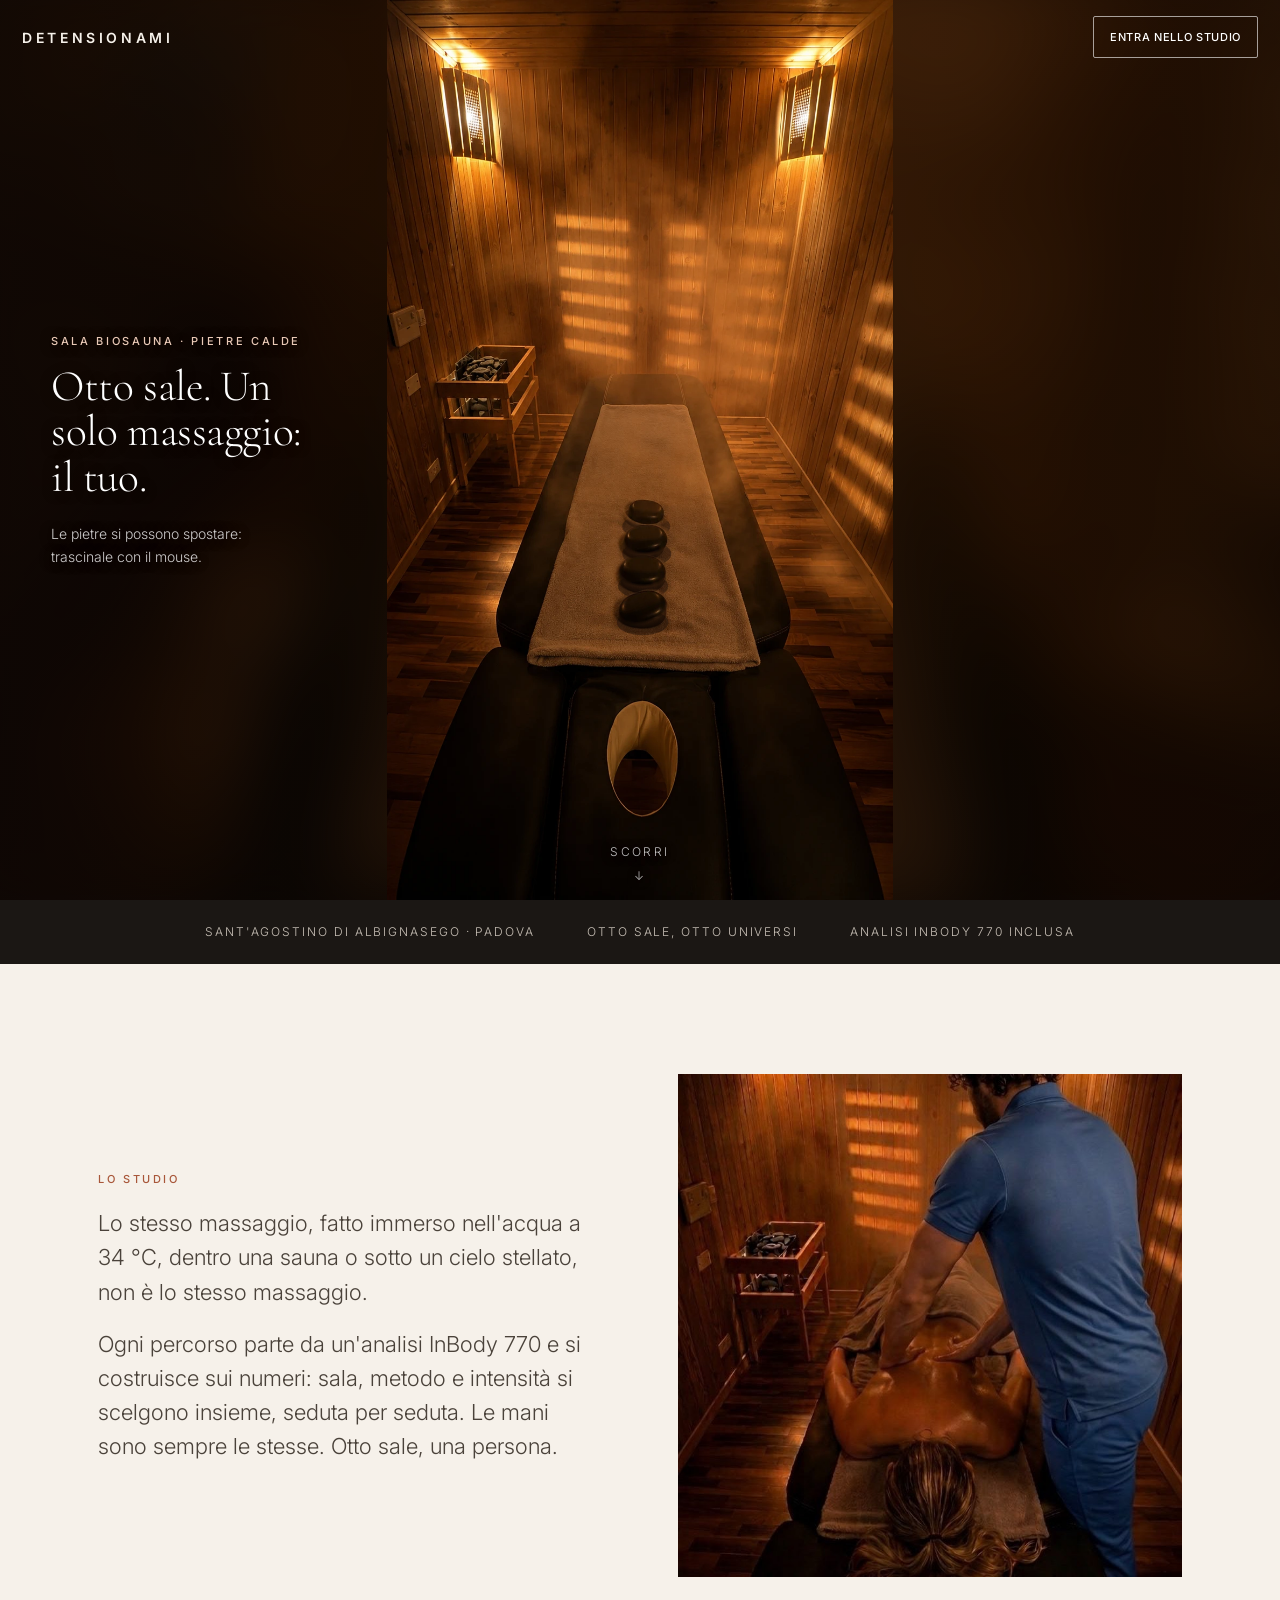
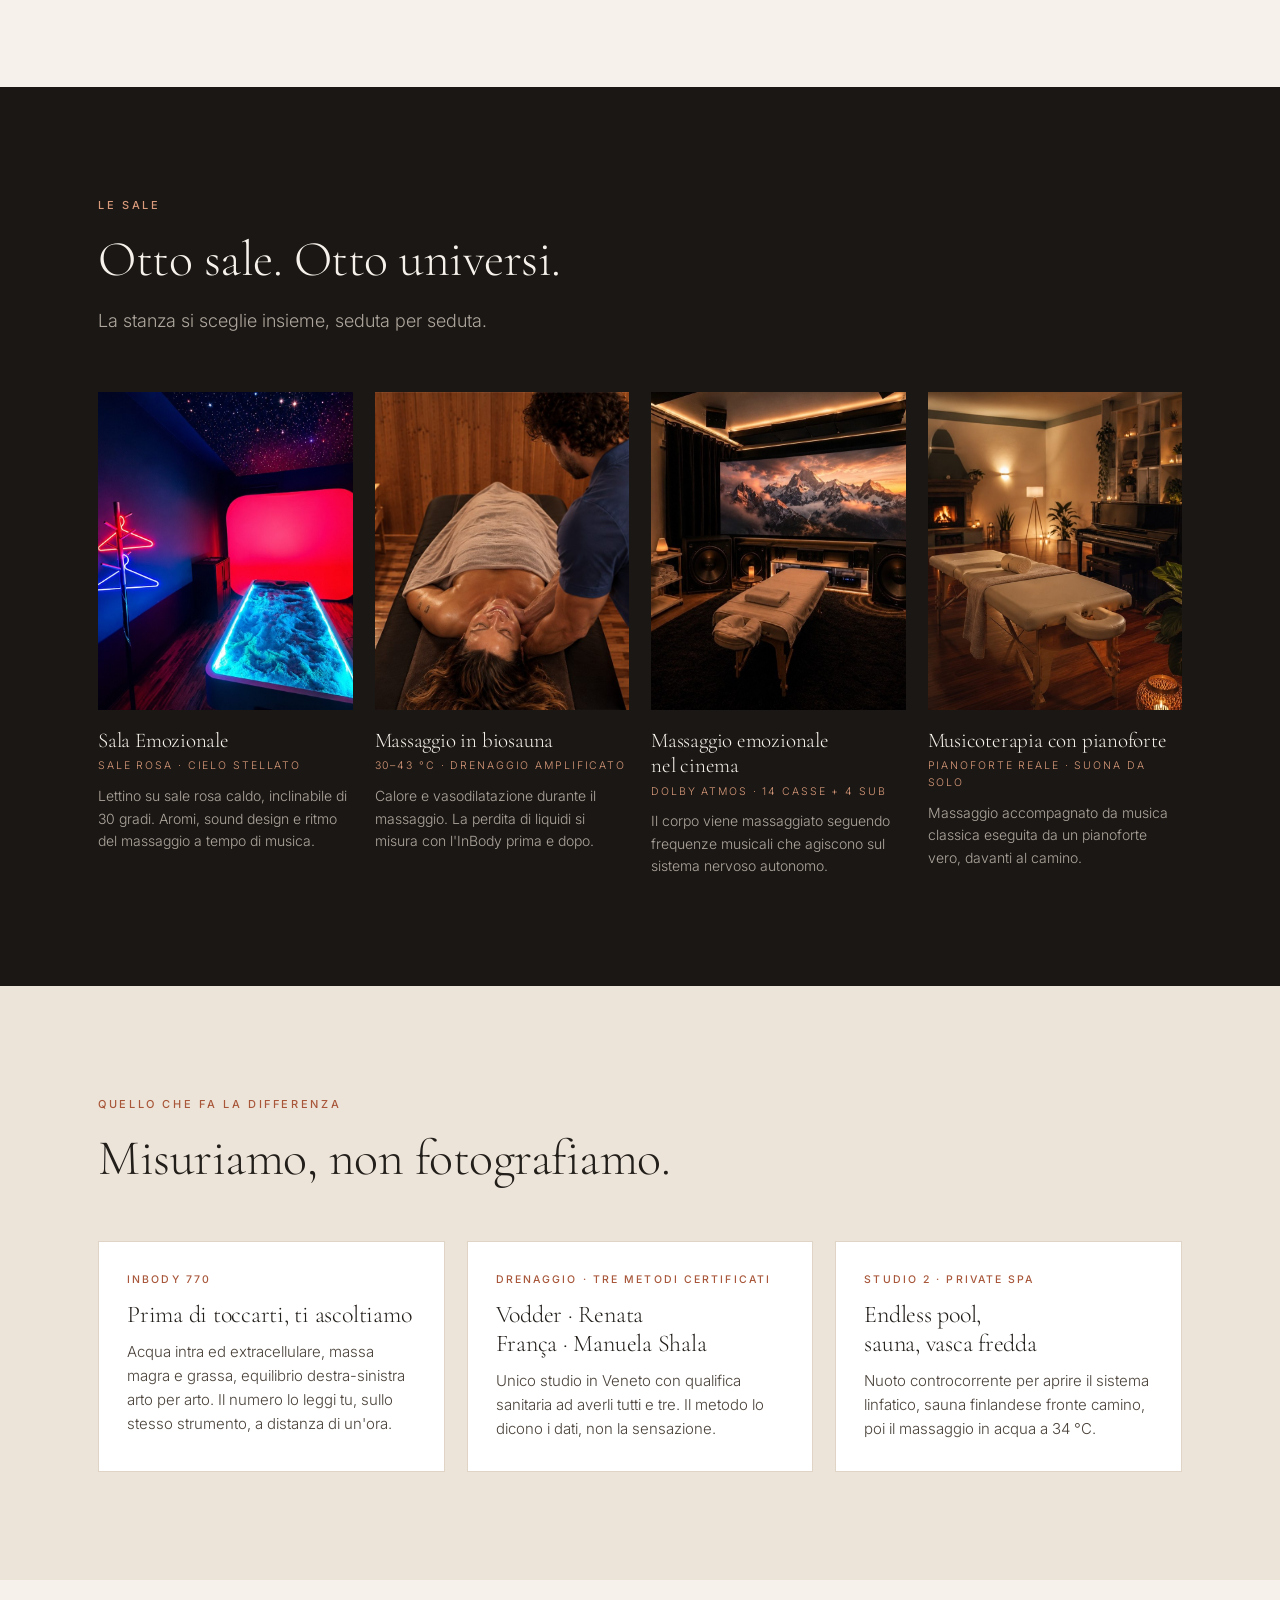
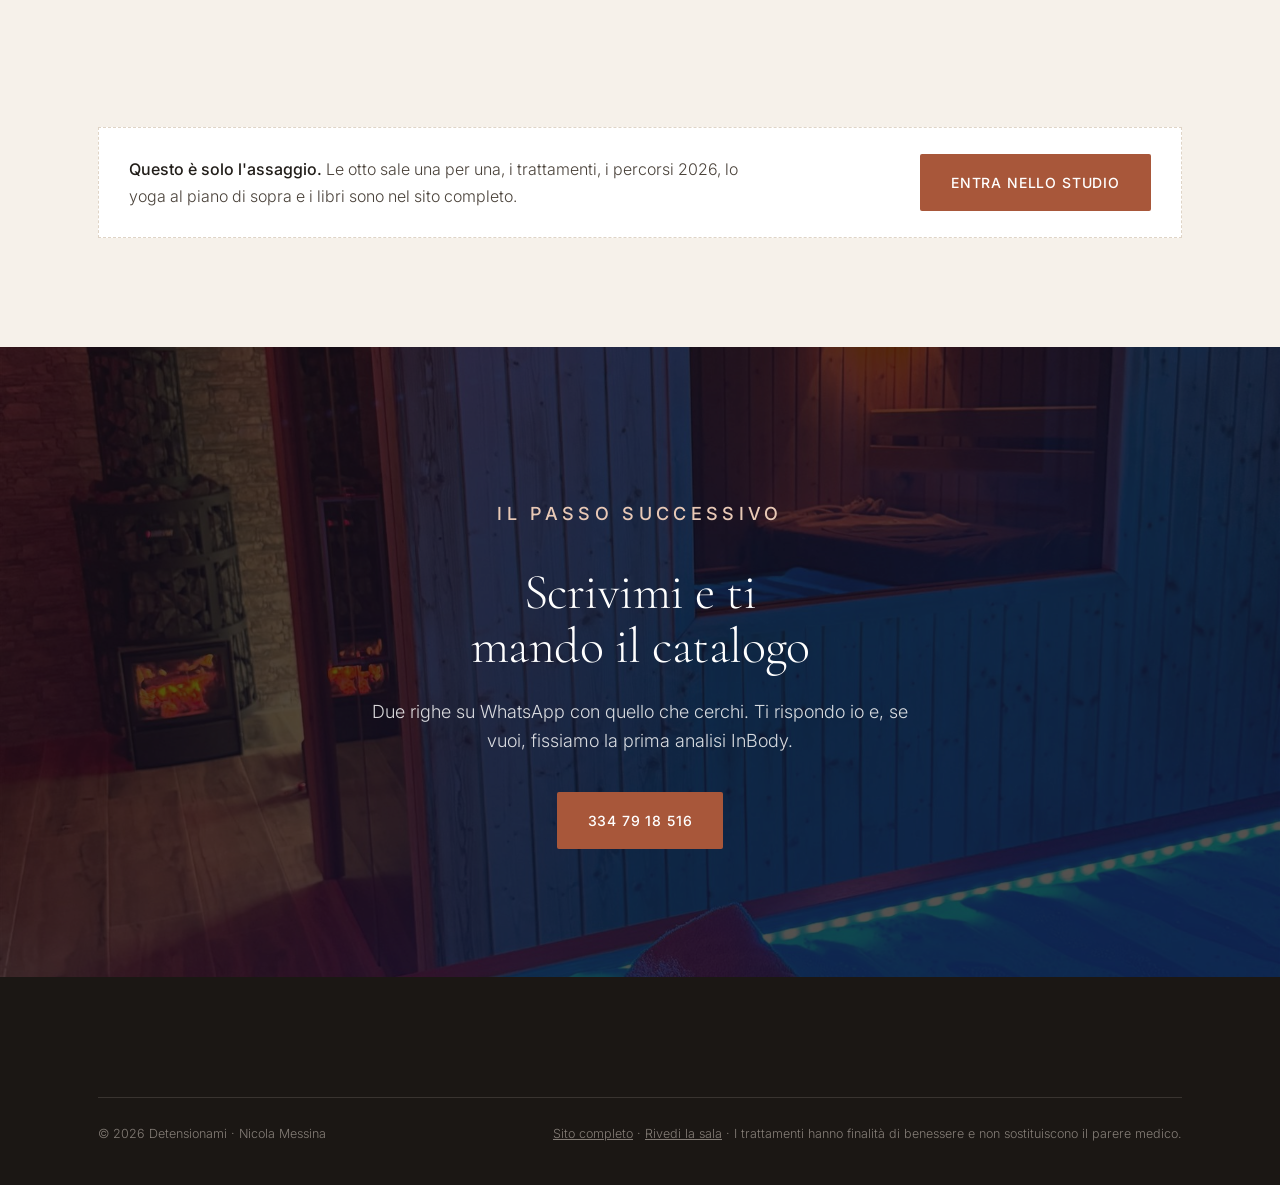
<file: index.html>
<!doctype html>
<html lang="it">
<head>
<meta charset="utf-8">
<meta name="viewport" content="width=device-width, initial-scale=1, viewport-fit=cover">
<title>Detensionami — Sala Emozionale</title>
<meta name="description" content="Otto sale, un solo massaggio: il tuo. Detensionami, Sant'Agostino di Albignasego, Padova.">
<link rel="stylesheet" href="styles.css">
<style>
  /* ---------- pre-home: il lettino con il sale ---------- */
  .prehome{position:relative; height:100svh; min-height:560px; overflow:hidden; background:#0e0907; color:#fff; touch-action:pan-y}
  .prehome img.room{
    position:absolute; left:var(--img-x,0); top:var(--img-y,0); width:calc(941px * var(--img-scale,1)); height:calc(1671px * var(--img-scale,1));
    max-width:none; pointer-events:none; user-select:none;
  }
  .prehome canvas{position:absolute; inset:0; display:block; touch-action:pan-y}
  .prehome .top{
    position:absolute; left:0; right:0; top:0; z-index:3; display:flex; justify-content:space-between; align-items:center;
    padding:calc(16px + env(safe-area-inset-top)) 22px 0;
  }
  .prehome .logo{color:var(--sand); font-size:14px}
  .prehome .top .btn{padding:11px 16px; font-size:11px}
  .prehome .caption{
    position:absolute; left:0; right:0; top:calc(84px + env(safe-area-inset-top)); z-index:3; text-align:center; pointer-events:none;
    text-shadow:0 1px 14px rgba(0,0,0,.8); padding:0 22px;
  }
  .prehome .scroll-cue{
    position:absolute; left:0; right:0; bottom:calc(14px + env(safe-area-inset-bottom)); z-index:3; text-align:center; pointer-events:none;
    font-size:12px; letter-spacing:.2em; text-transform:uppercase; color:rgba(255,255,255,.75); text-shadow:0 1px 10px rgba(0,0,0,.9);
  }
  .prehome .scroll-cue::after{content:'↓'; display:block; margin-top:4px; animation:bob 1.6s ease-in-out infinite}
  .prehome .caption .eyebrow{color:var(--blush); margin-bottom:8px}
  .prehome .caption h1{font-size:clamp(28px,7vw,52px); color:#fff; max-width:14ch; margin:0 auto}
  .prehome .caption p.hint{margin:12px auto 0; font-size:14px; color:rgba(255,255,255,.8); max-width:30ch}
  @keyframes bob{0%,100%{transform:translateY(0)}50%{transform:translateY(6px)}}
  .prehome img.room-bg{display:none}
  .prehome .caption p.hint{display:none}

  /* ---------- monitor orizzontali (1280, 1440, 1920, 2K, 4K) ----------
     la foto è verticale: resta intera al centro, le fasce ai lati si riempiono con la stessa foto
     sfocata e il titolo passa nella colonna di sinistra (larga quanto la fascia: --img-x la calcola il JS) */
  @media (min-aspect-ratio: 1/1) and (min-width: 1000px){
    .prehome img.room-bg{
      display:block; position:absolute; left:-6%; top:-6%; width:112%; height:112%; max-width:none;
      object-fit:cover; object-position:center 60%;
      filter:blur(42px) brightness(.34) saturate(1.15); pointer-events:none; user-select:none;
    }
    .prehome::before{
      content:''; position:absolute; inset:0; z-index:1; pointer-events:none;
      background:linear-gradient(to right, rgba(14,9,7,.55) 0%, rgba(14,9,7,0) 45%, rgba(14,9,7,0) 55%, rgba(14,9,7,.35) 100%);
    }
    .prehome canvas{z-index:2}
    .prehome .caption{
      top:0; bottom:0; right:auto; width:max(var(--img-x, 40%), 30%);
      display:flex; flex-direction:column; justify-content:center; align-items:flex-start;
      text-align:left; padding:0 clamp(28px,4vw,72px); text-shadow:0 1px 12px rgba(0,0,0,.6);
    }
    .prehome .caption .eyebrow{margin-bottom:14px}
    .prehome .caption h1{margin:0; font-size:clamp(34px,3.4vw,66px); max-width:12ch}
    .prehome .caption p.hint{display:block; margin:22px 0 0; max-width:28ch; font-size:14px}
  }

  /* ---------- il messaggio ---------- */
  .scold{
    position:absolute; inset:0; z-index:4; display:flex; align-items:center; justify-content:center; padding:28px;
    background:rgba(14,9,7,.72); backdrop-filter:blur(6px); opacity:0; pointer-events:none; transition:opacity .6s ease;
  }
  .scold.show{opacity:1; pointer-events:auto}
  .scold .box{max-width:520px; text-align:center}
  .scold .box p.eyebrow{color:var(--clay-light)}
  .scold h2{color:var(--sand); font-size:clamp(30px,7vw,54px); margin-bottom:26px}
  .scold .actions{display:flex; gap:12px; justify-content:center; flex-wrap:wrap}
  .scold .btn-light{border-color:rgba(255,255,255,.4)}

  /* ---------- riassunto studio ---------- */
  .intro-band{padding:clamp(60px,9vw,110px) 0}
  .room-grid .room img{aspect-ratio:4/5}
  .site-footer{padding-top:60px}
  @media(max-width:900px){ .nav-links{display:none} }
</style>
<script src="/da.js" defer></script>
</head>
<body>

<!-- ================= PRE-HOME ================= -->
<header class="prehome" id="prehome">
  <img class="room-bg" src="" alt="" aria-hidden="true">
  <img class="room" src="" alt="">
  <canvas id="salt" aria-hidden="true"></canvas>

  <div class="top">
    <a class="logo" href="studio/">DETENSIONAMI</a>
    <a class="btn btn-light" href="studio/">Entra nello studio</a>
  </div>

  <div class="caption">
    <p class="eyebrow">Sala emozionale · sale rosa caldo</p>
    <h1>Otto sale. Un solo massaggio: il tuo.</h1>
    <p class="hint" id="hint"></p>
  </div>
  <div class="scroll-cue">Scorri</div>

  <div class="scold" id="scold" role="dialog" aria-live="polite">
    <div class="box">
      <p class="eyebrow" id="scoldEyebrow">Nicola</p>
      <h2 id="scoldText">Finito di fare casino? Secondo me hai bisogno di rilassarti.</h2>
      <div class="actions">
        <a class="btn btn-primary" href="studio/" id="scoldGo">Vieni a detensionarti</a>
        <button class="btn btn-light" type="button" id="scoldReset">Rimetti il sale</button>
      </div>
    </div>
  </div>
</header>

<main id="studio">

  <div class="strip">
    <div class="wrap">
      <span>Sant'Agostino di Albignasego · Padova</span>
      <span>Otto sale, otto universi</span>
      <span>Analisi InBody 770 inclusa</span>
    </div>
  </div>

  <section class="intro-band">
    <div class="wrap">
      <div class="split">
        <div class="split-body intro">
          <p class="eyebrow">Lo studio</p>
          <p>Lo stesso massaggio, fatto immerso nell'acqua a 34 °C, dentro una sauna o sotto un cielo stellato, non è lo stesso massaggio.</p>
          <p>Ogni percorso parte da un'analisi InBody 770 e si costruisce sui numeri: sala, metodo e intensità si scelgono insieme, seduta per seduta. Le mani sono sempre le stesse. Otto sale, una persona.</p>
        </div>
        <div class="split-media"><img src="img/hero-mani.jpg" alt="Nicola Messina esegue un drenaggio nella sala biosauna"></div>
      </div>
    </div>
  </section>

  <section class="sale">
    <div class="wrap">
      <div class="section-head">
        <p class="eyebrow" style="color:var(--clay-light)">Le sale</p>
        <h2>Otto sale. Otto universi.</h2>
        <p>La stanza si sceglie insieme, seduta per seduta.</p>
      </div>
      <div class="room-grid">
        <div class="room">
          <img src="img/emozionale.jpg" alt="Sala emozionale con lettino su sale rosa e cielo stellato">
          <h3><a href="studio/sale/emozionale.html" style="text-decoration:none">Sala Emozionale</a></h3>
          <p class="room-tag">Sale rosa · cielo stellato</p>
          <p>Lettino su sale rosa caldo, inclinabile di 30 gradi. Aromi, sound design e ritmo del massaggio a tempo di musica.</p>
        </div>
        <div class="room">
          <img src="img/biosauna-trattamento.jpg" alt="Massaggio nella sala biosauna">
          <h3><a href="studio/sale/biosauna.html" style="text-decoration:none">Massaggio in biosauna</a></h3>
          <p class="room-tag">30–43 °C · drenaggio amplificato</p>
          <p>Calore e vasodilatazione durante il massaggio. La perdita di liquidi si misura con l'InBody prima e dopo.</p>
        </div>
        <div class="room">
          <img src="img/cinema.jpg" alt="Sala cinema con lettino davanti allo schermo">
          <h3><a href="studio/sale/cinema.html" style="text-decoration:none">Massaggio emozionale nel cinema</a></h3>
          <p class="room-tag">Dolby Atmos · 14 casse + 4 sub</p>
          <p>Il corpo viene massaggiato seguendo frequenze musicali che agiscono sul sistema nervoso autonomo.</p>
        </div>
        <div class="room">
          <img src="img/pianoforte.jpg" alt="Sala con pianoforte e camino acceso">
          <h3><a href="studio/sale/pianoforte.html" style="text-decoration:none">Musicoterapia con pianoforte</a></h3>
          <p class="room-tag">Pianoforte reale · suona da solo</p>
          <p>Massaggio accompagnato da musica classica eseguita da un pianoforte vero, davanti al camino.</p>
        </div>
      </div>
    </div>
  </section>

  <section style="background:var(--sand-2)">
    <div class="wrap">
      <div class="section-head">
        <p class="eyebrow">Quello che fa la differenza</p>
        <h2>Misuriamo, non fotografiamo.</h2>
      </div>
      <div class="treat-grid">
        <div class="treat">
          <p class="t-meta">InBody 770</p>
          <h3>Prima di toccarti, ti ascoltiamo</h3>
          <p>Acqua intra ed extracellulare, massa magra e grassa, equilibrio destra-sinistra arto per arto. Il numero lo leggi tu, sullo stesso strumento, a distanza di un'ora.</p>
        </div>
        <div class="treat">
          <p class="t-meta">Drenaggio · tre metodi certificati</p>
          <h3>Vodder · Renata França · Manuela Shala</h3>
          <p>Unico studio in Veneto con qualifica sanitaria ad averli tutti e tre. Il metodo lo dicono i dati, non la sensazione.</p>
        </div>
        <div class="treat">
          <p class="t-meta">Studio 2 · private spa</p>
          <h3>Endless pool, sauna, vasca fredda</h3>
          <p>Nuoto controcorrente per aprire il sistema linfatico, sauna finlandese fronte camino, poi il massaggio in acqua a 34 °C.</p>
        </div>
      </div>
    </div>
  </section>

  <section>
    <div class="wrap">
      <div class="price-note">
        <p><strong>Questo è solo l'assaggio.</strong> Le otto sale una per una, i trattamenti, i percorsi 2026, lo yoga al piano di sopra e i libri sono nel sito completo.</p>
        <a class="btn btn-primary" href="studio/">Entra nello studio</a>
      </div>
    </div>
  </section>

  <section class="final">
    <img src="img/sauna-vasca.jpg" alt="Sauna finlandese e lettino ad acqua dello Studio 2">
    <div class="wrap">
      <p class="eyebrow" style="color:var(--blush)">Il passo successivo</p>
      <h2>Scrivimi e ti mando il catalogo</h2>
      <p>Due righe su WhatsApp con quello che cerchi. Ti rispondo io e, se vuoi, fissiamo la prima analisi InBody.</p>
      <a class="btn btn-primary" href="https://wa.me/393347918516?text=Ciao%20Nicola%2C%20vorrei%20ricevere%20il%20catalogo%20aggiornato%20in%20PDF." target="_blank" rel="noopener">334 79 18 516</a>
    </div>
  </section>

</main>

<footer class="site-footer">
  <div class="wrap">
    <div class="foot-bottom">
      <span>© 2026 Detensionami · Nicola Messina</span>
      <span><a href="studio/">Sito completo</a> · <a href="#prehome">Rivedi la sala</a> · I trattamenti hanno finalità di benessere e non sostituiscono il parere medico.</span>
    </div>
  </div>
</footer>

<script src="salt.js?v=4"></script>
<script src="biosauna.js?v=4"></script>
<script>
(function () {
  // ogni accesso apre una sala a caso (o quella scelta con ?sala=...)
  var ROOMS = {
    emozionale: {
      eyebrow: 'Sala emozionale · sale rosa caldo',
      alt: 'Sala emozionale: lettino LEMI Aemotion sotto il cielo stellato, luce rossa',
      reset: 'Rimetti il sale',
      hint: 'Il sale si può toccare: trascinalo con il mouse.',
      mess: [
        'Finito di fare casino? Secondo me hai bisogno di rilassarti.',
        'Ti vedo stressato. Vieni a detensionarti.',
        'Il sale lo rimetto a posto io. Tu pensa a respirare.',
        'Ok, hai vinto. Ora tocca a me: un\'ora in sala emozionale.'
      ],
      praise: []
    },
    biosauna: {
      eyebrow: 'Sala biosauna · pietre calde',
      alt: 'Cabina biosauna in legno con lettino, telo e pietre calde',
      reset: 'Rimetti le pietre',
      hint: 'Le pietre si possono spostare: trascinale con il mouse.',
      mess: [
        'Hai finito di tirare sassi? Sdraiati, il vapore lo faccio io.',
        'Ti vedo stressato. Trenta gradi e due mani: vieni a detensionarti.',
        'Le pietre servono calde sulla schiena, non per terra. Vieni.',
        'Terza volta che svuoti il lettino. Ti aspetto, davvero.'
      ],
      praise: [
        'Bravo: pietre sulla stufa, vapore, silenzio. Ora basta giocare, ti aspetto.',
        'Hai capito come funziona. Il resto lo faccio io: vieni in biosauna.'
      ]
    }
  };
  var ids = Object.keys(ROOMS);
  var want = new URLSearchParams(location.search).get('sala');
  // mai la stessa sala due volte di fila
  var last = null; try { last = localStorage.getItem('dt-last-room'); } catch (e) {}
  var pool = ids.length > 1 ? ids.filter(function (k) { return k !== last; }) : ids;
  var id = ROOMS[want] ? want : pool[(Math.random() * pool.length) | 0];
  try { localStorage.setItem('dt-last-room', id); } catch (e) {}
  var cfg = ROOMS[id], mod = window.Rooms[id];

  var stage = document.getElementById('prehome'), canvas = document.getElementById('salt'), img = stage.querySelector('img.room');
  img.src = mod.photo; img.alt = cfg.alt;
  stage.querySelector('img.room-bg').src = mod.photo;
  document.getElementById('hint').textContent = cfg.hint;
  document.querySelector('.caption .eyebrow').textContent = cfg.eyebrow;
  document.getElementById('scoldReset').textContent = cfg.reset;

  // frasi: famiglia "casino" o "complimenti" secondo quello che fai; cambiano a ogni visita e a ogni ripetizione
  var visit = 0;
  try { visit = parseInt(localStorage.getItem('dt-visit-' + id) || '0', 10); localStorage.setItem('dt-visit-' + id, String(visit + 1)); } catch (e) {}
  var shownCount = { mess: 0, praise: 0 }, lastKind = null;
  function say(kind) {
    var list = cfg[kind]; if (!list.length) return;
    document.getElementById('scoldText').textContent = list[(visit + shownCount[kind]) % list.length];
    shownCount[kind]++; lastKind = kind;
    scold.classList.add('show');
  }
  var room = mod.init(canvas, stage);
  var scold = document.getElementById('scold');
  room.onChange(function (st) {
    if (typeof st === 'number') st = { mess: st, praise: 0 };
    if (scold.classList.contains('show')) return;
    if (st.praise >= 1 && lastKind !== 'praise') say('praise');
    else if (st.mess >= 0.5 && lastKind !== 'mess') say('mess');
  });
  document.getElementById('scoldReset').addEventListener('click', function () { scold.classList.remove('show'); lastKind = null; room.reset(); });
  document.getElementById('scoldGo').addEventListener('click', function () { scold.classList.remove('show'); });

  // la simulazione gira solo quando la pre-home è visibile
  var io = new IntersectionObserver(function (en) { en[0].isIntersecting ? room.resume() : room.pause(); }, { threshold: 0.05 });
  io.observe(stage);
  window.Room = room;
})();
</script>
</body>
</html>
</file>
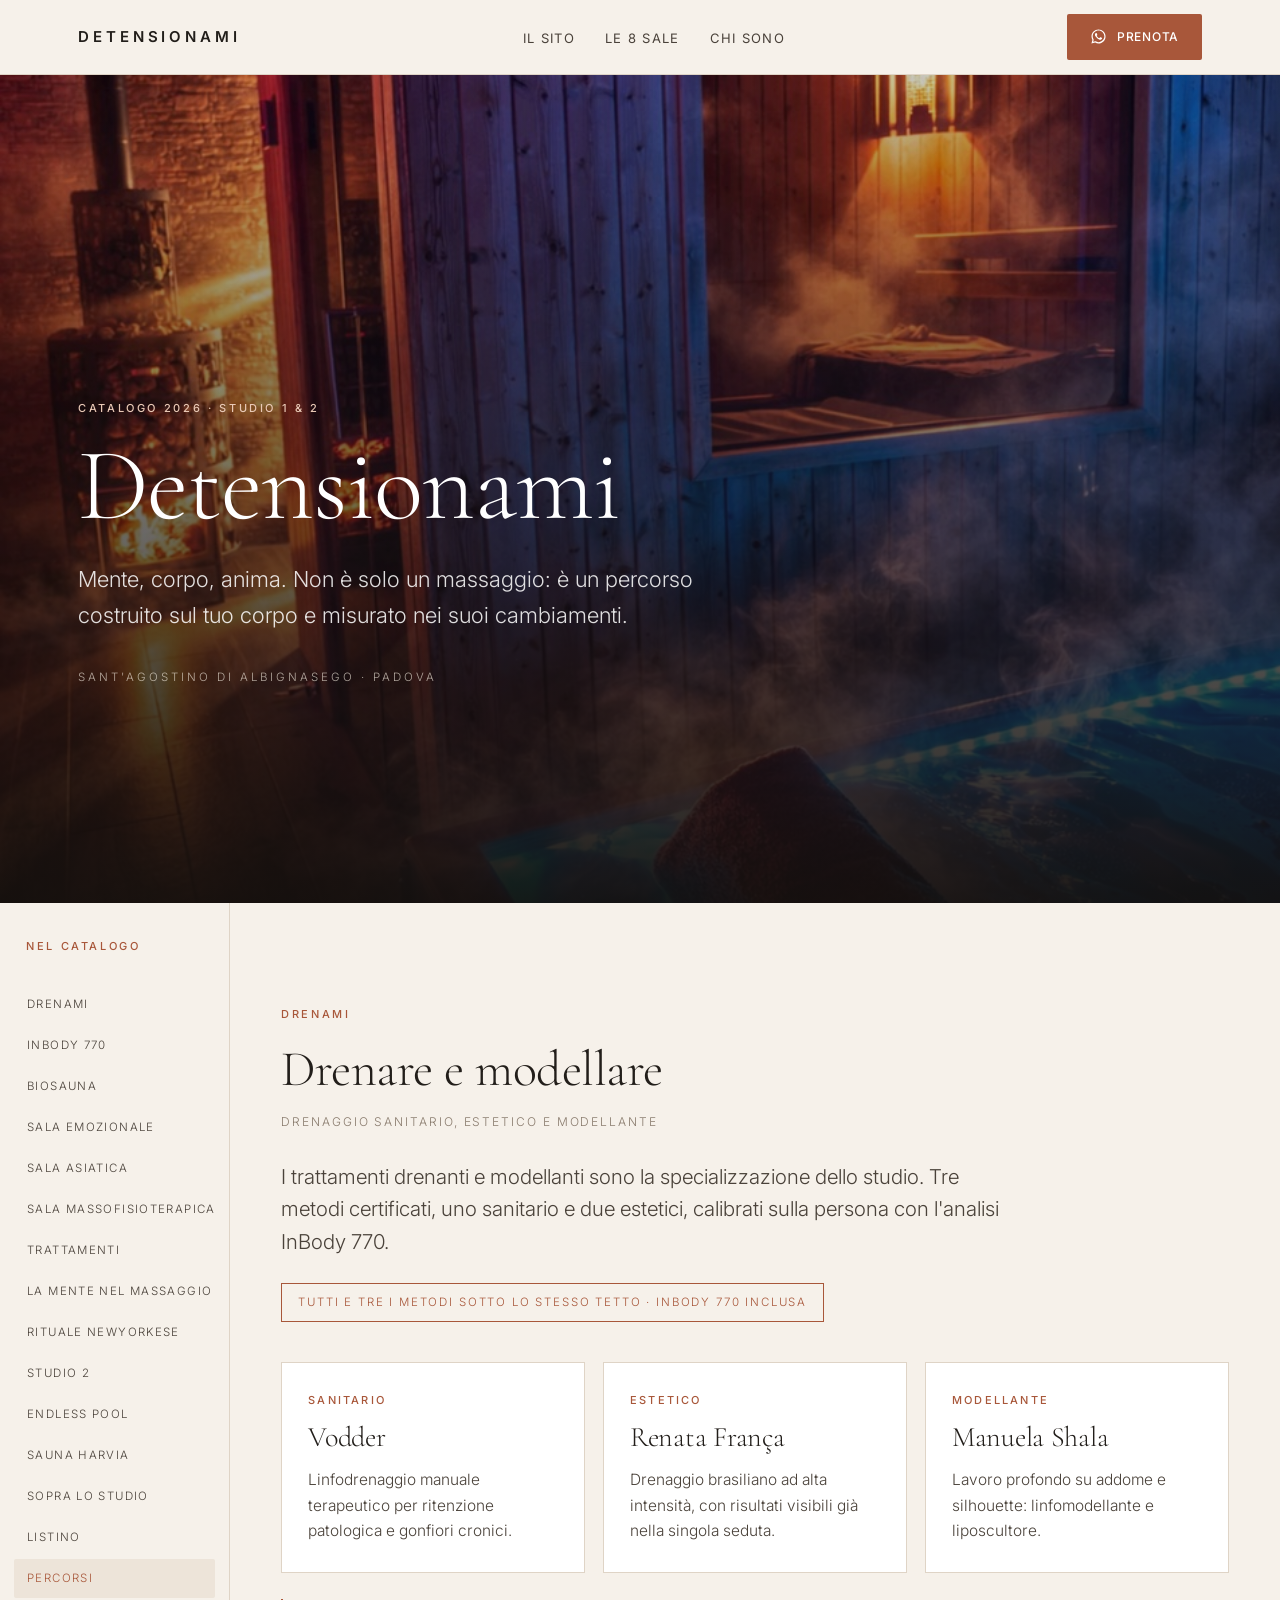
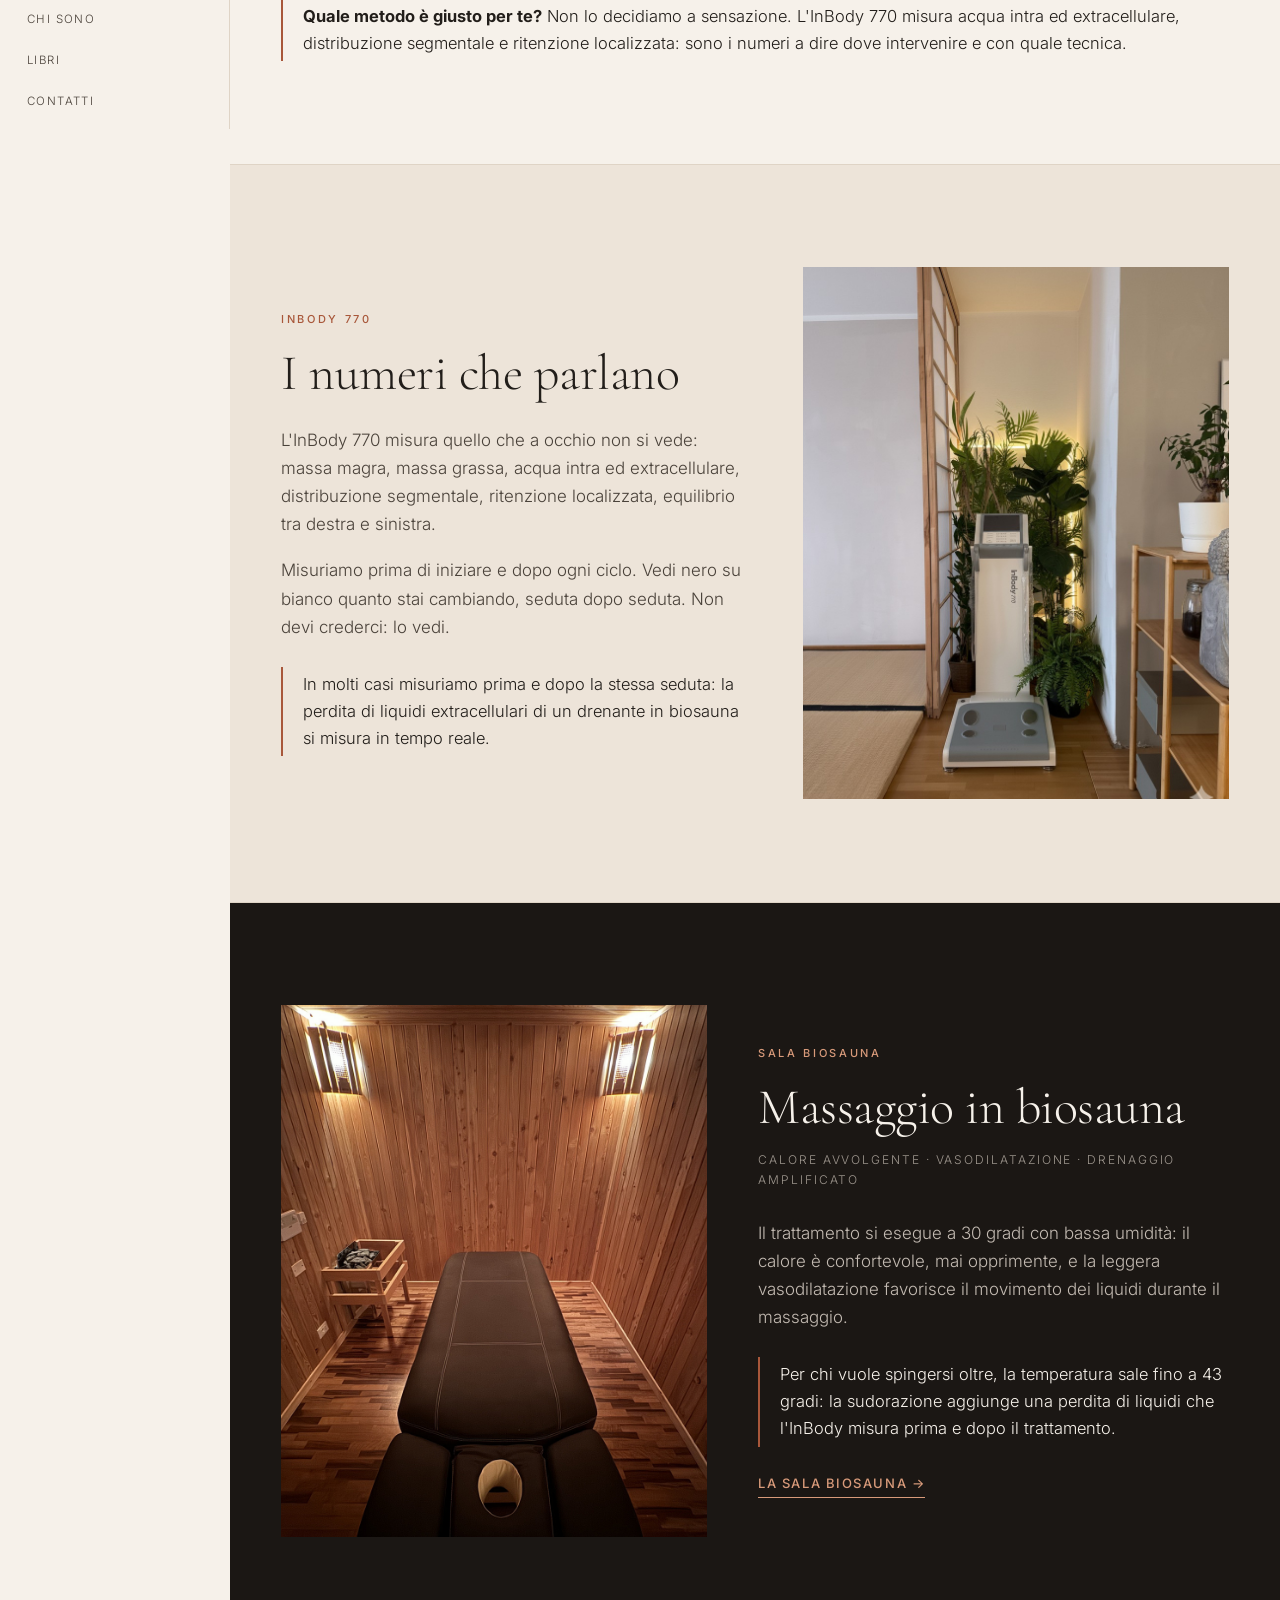
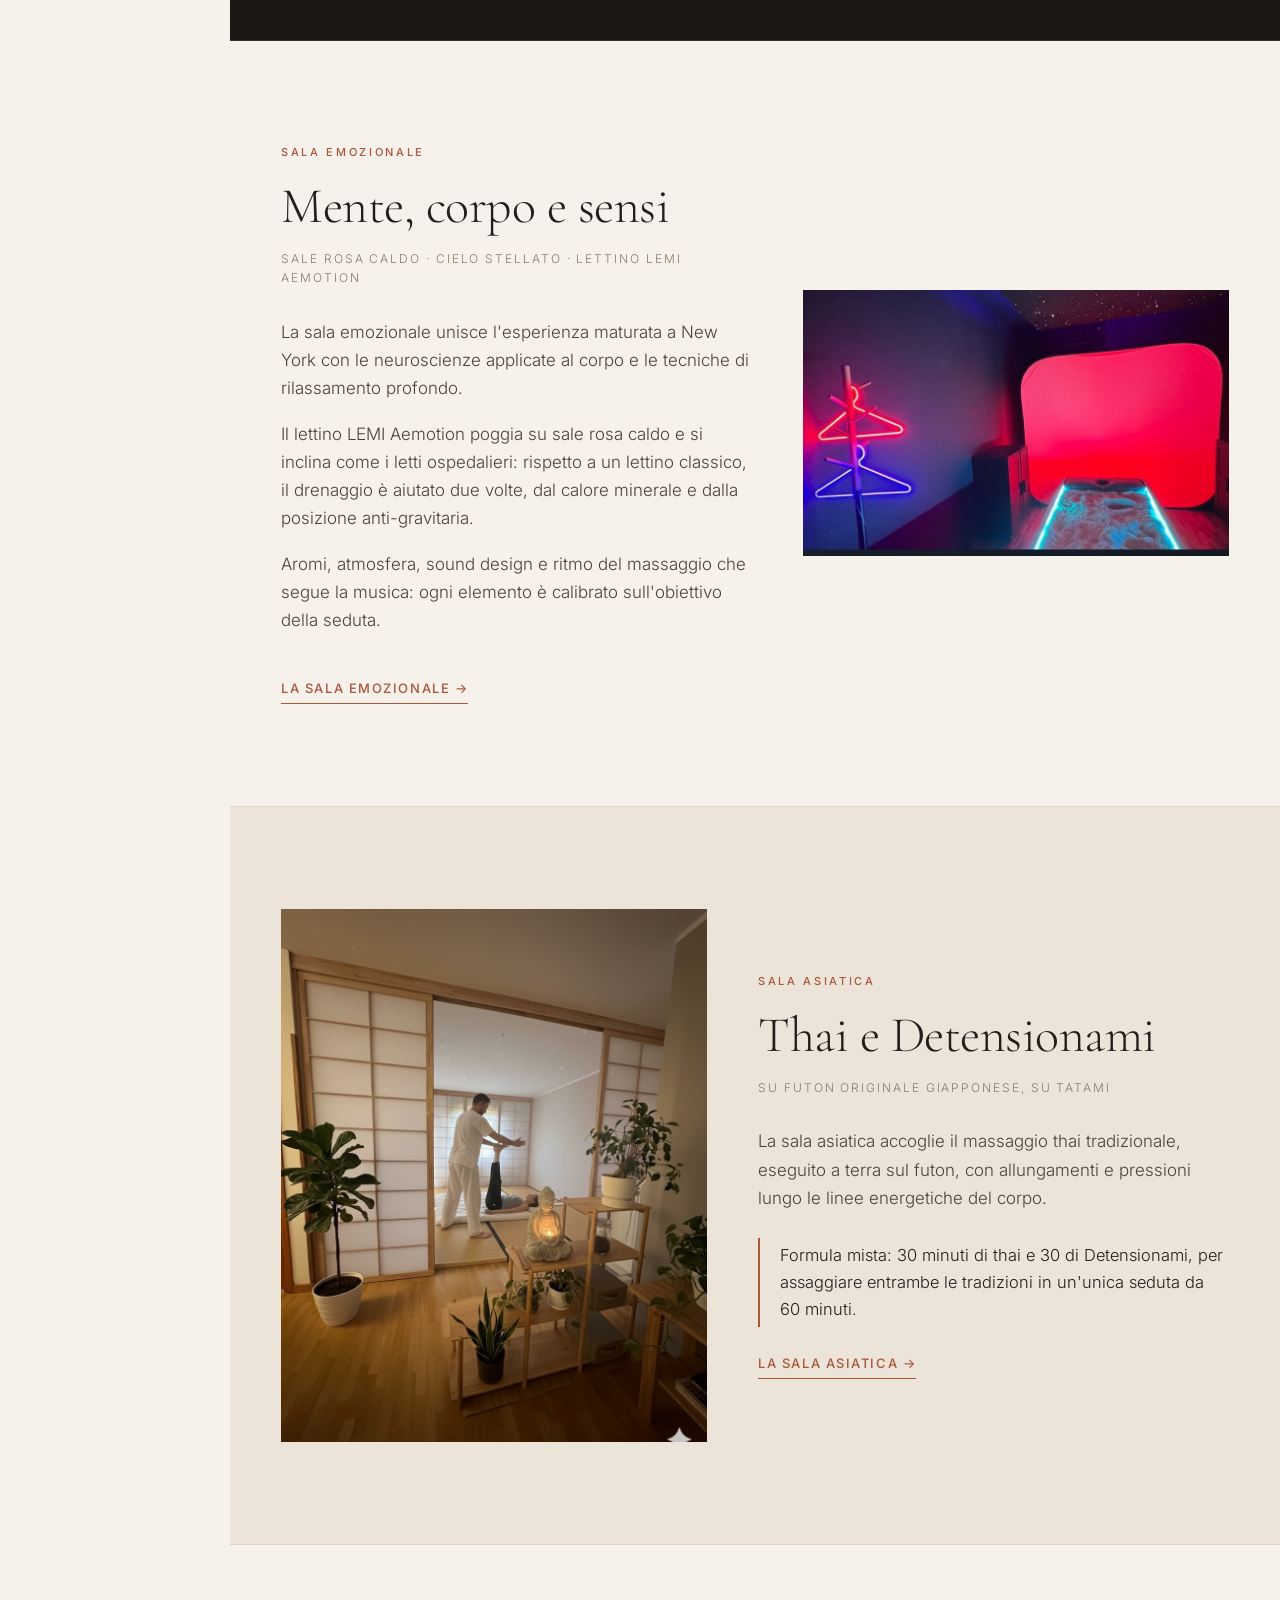
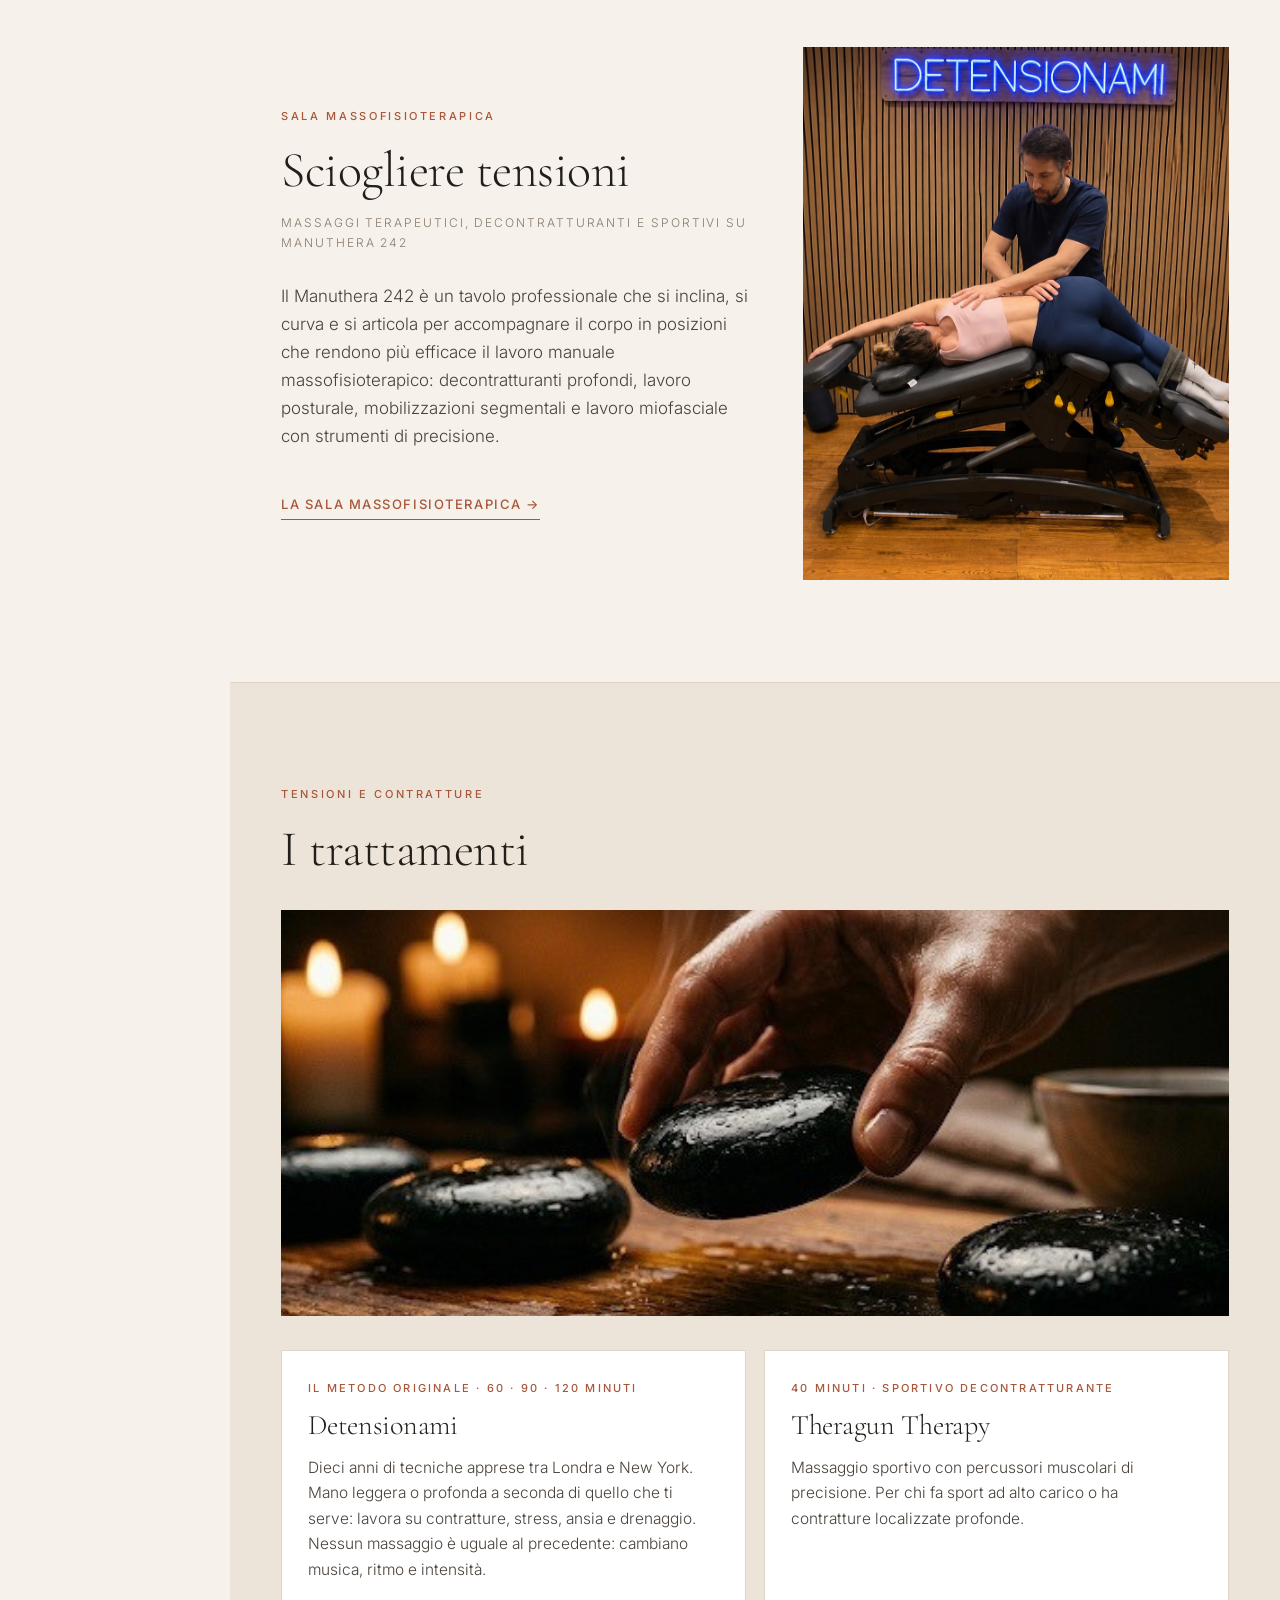
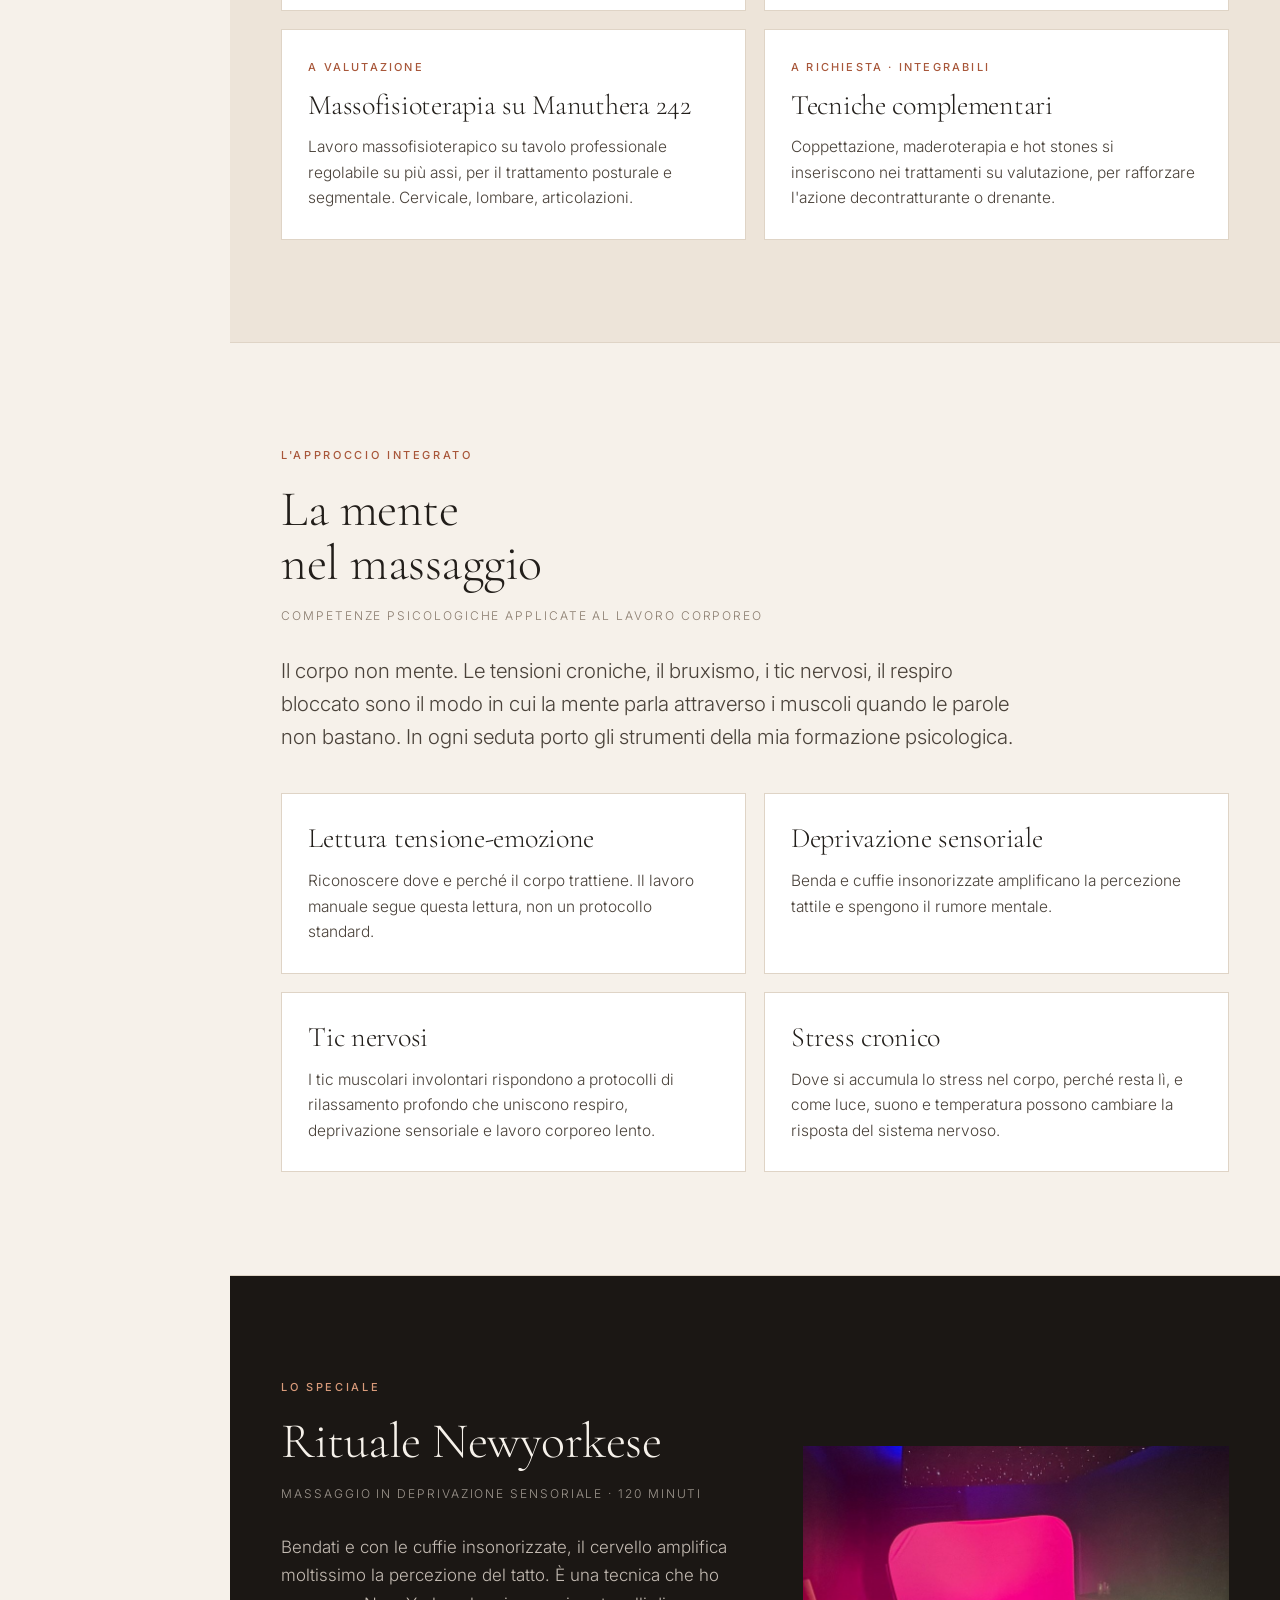
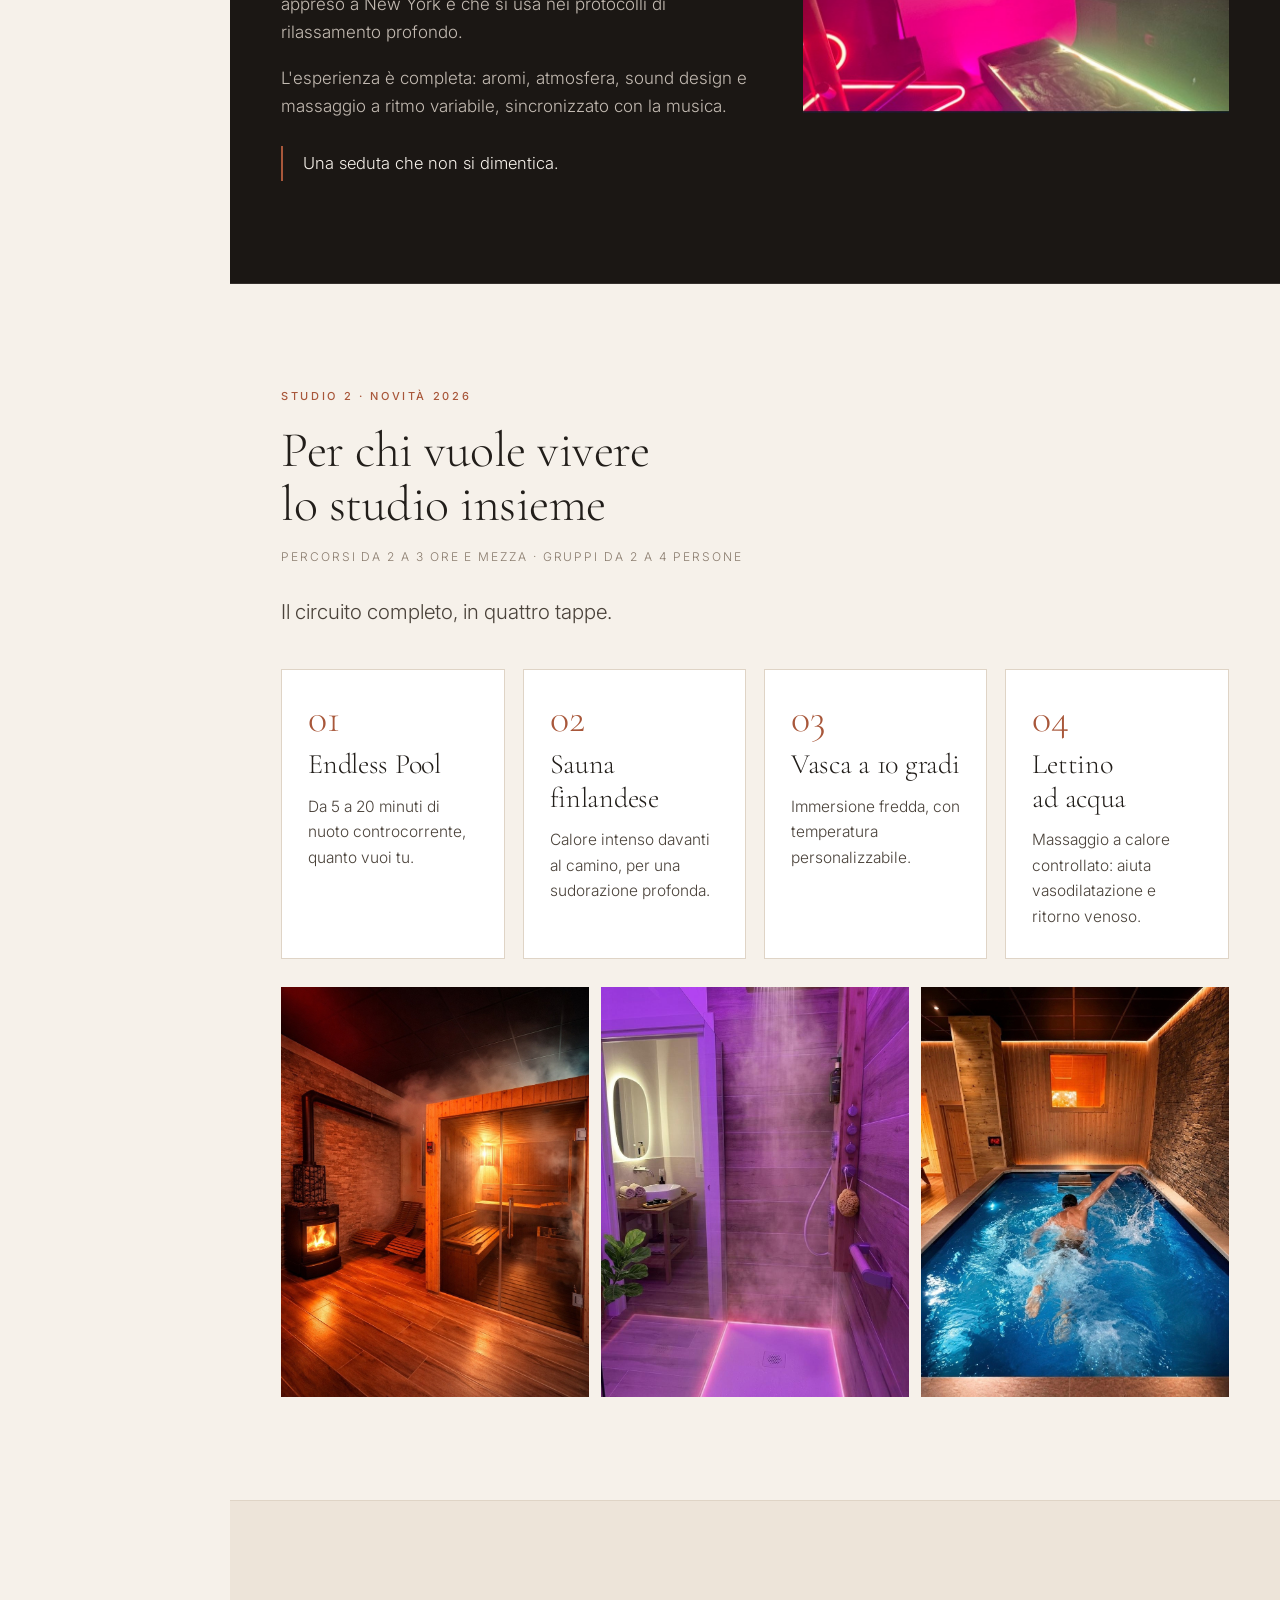
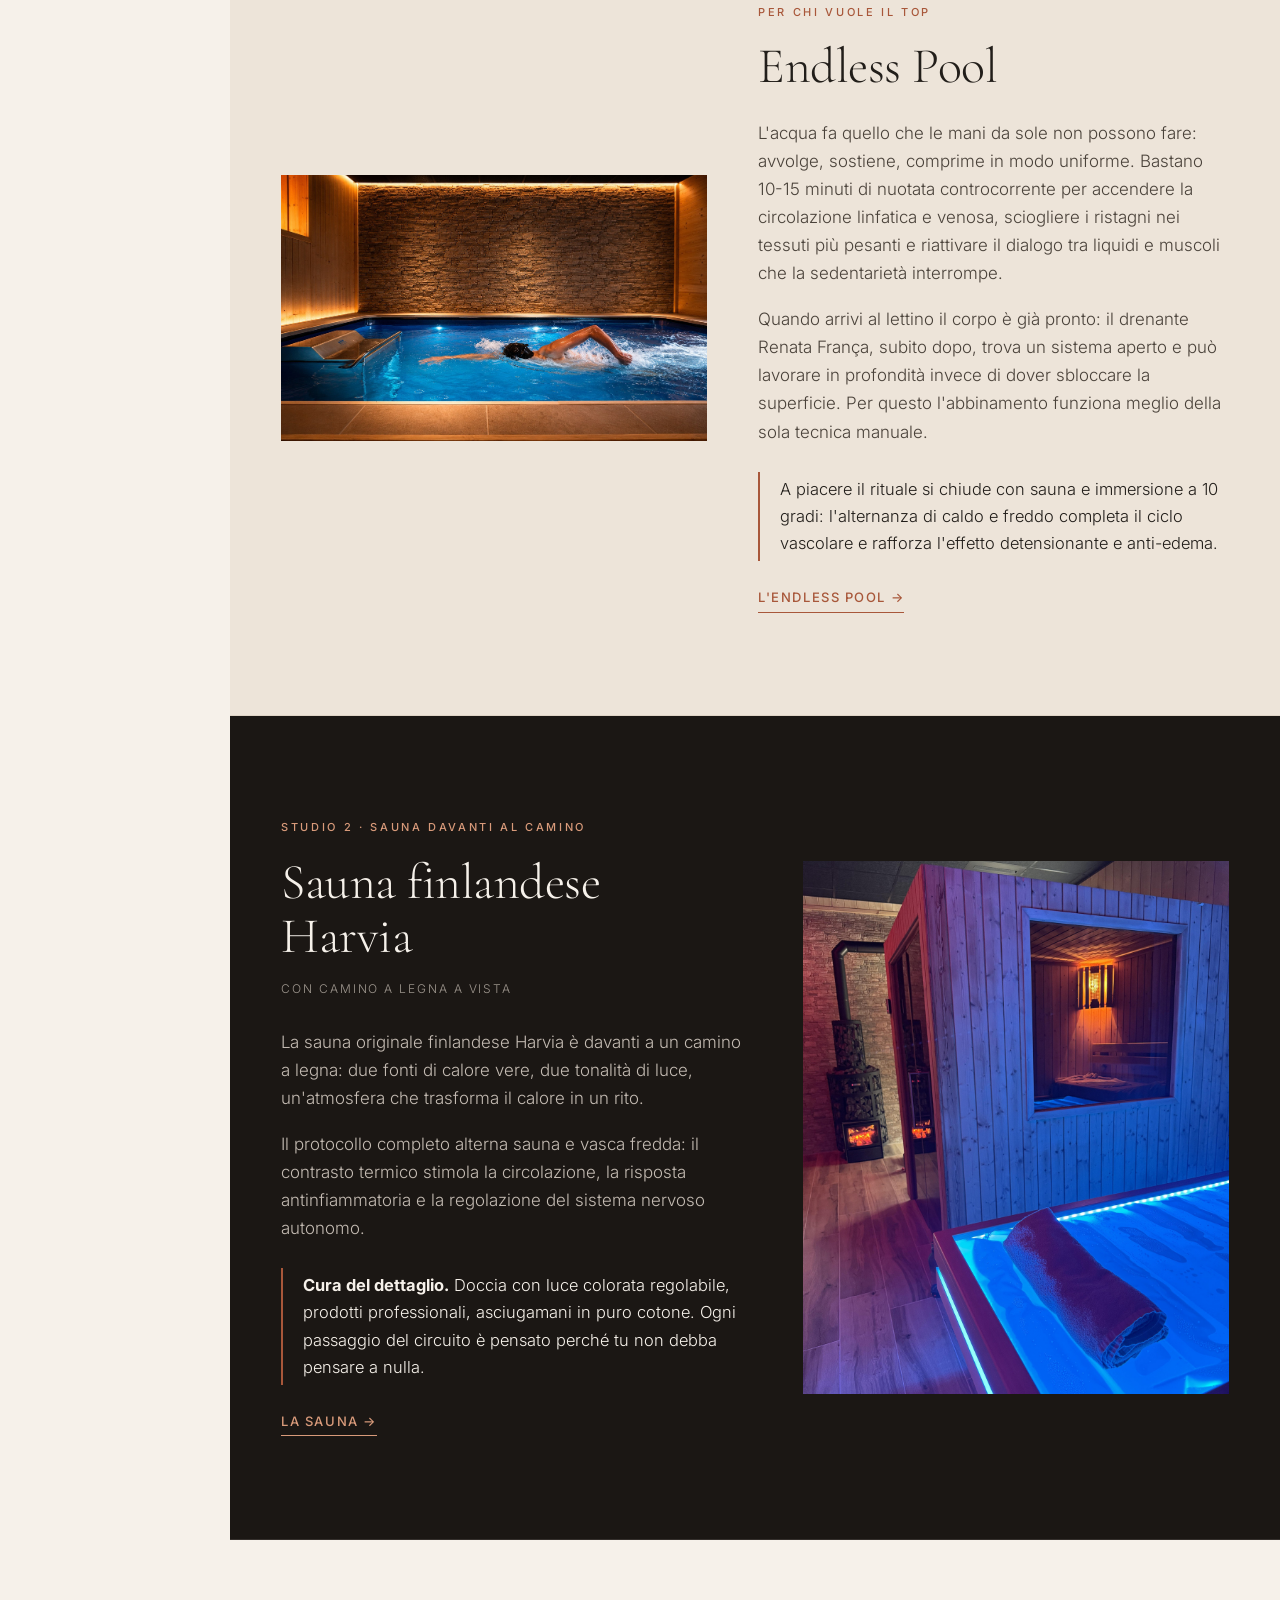
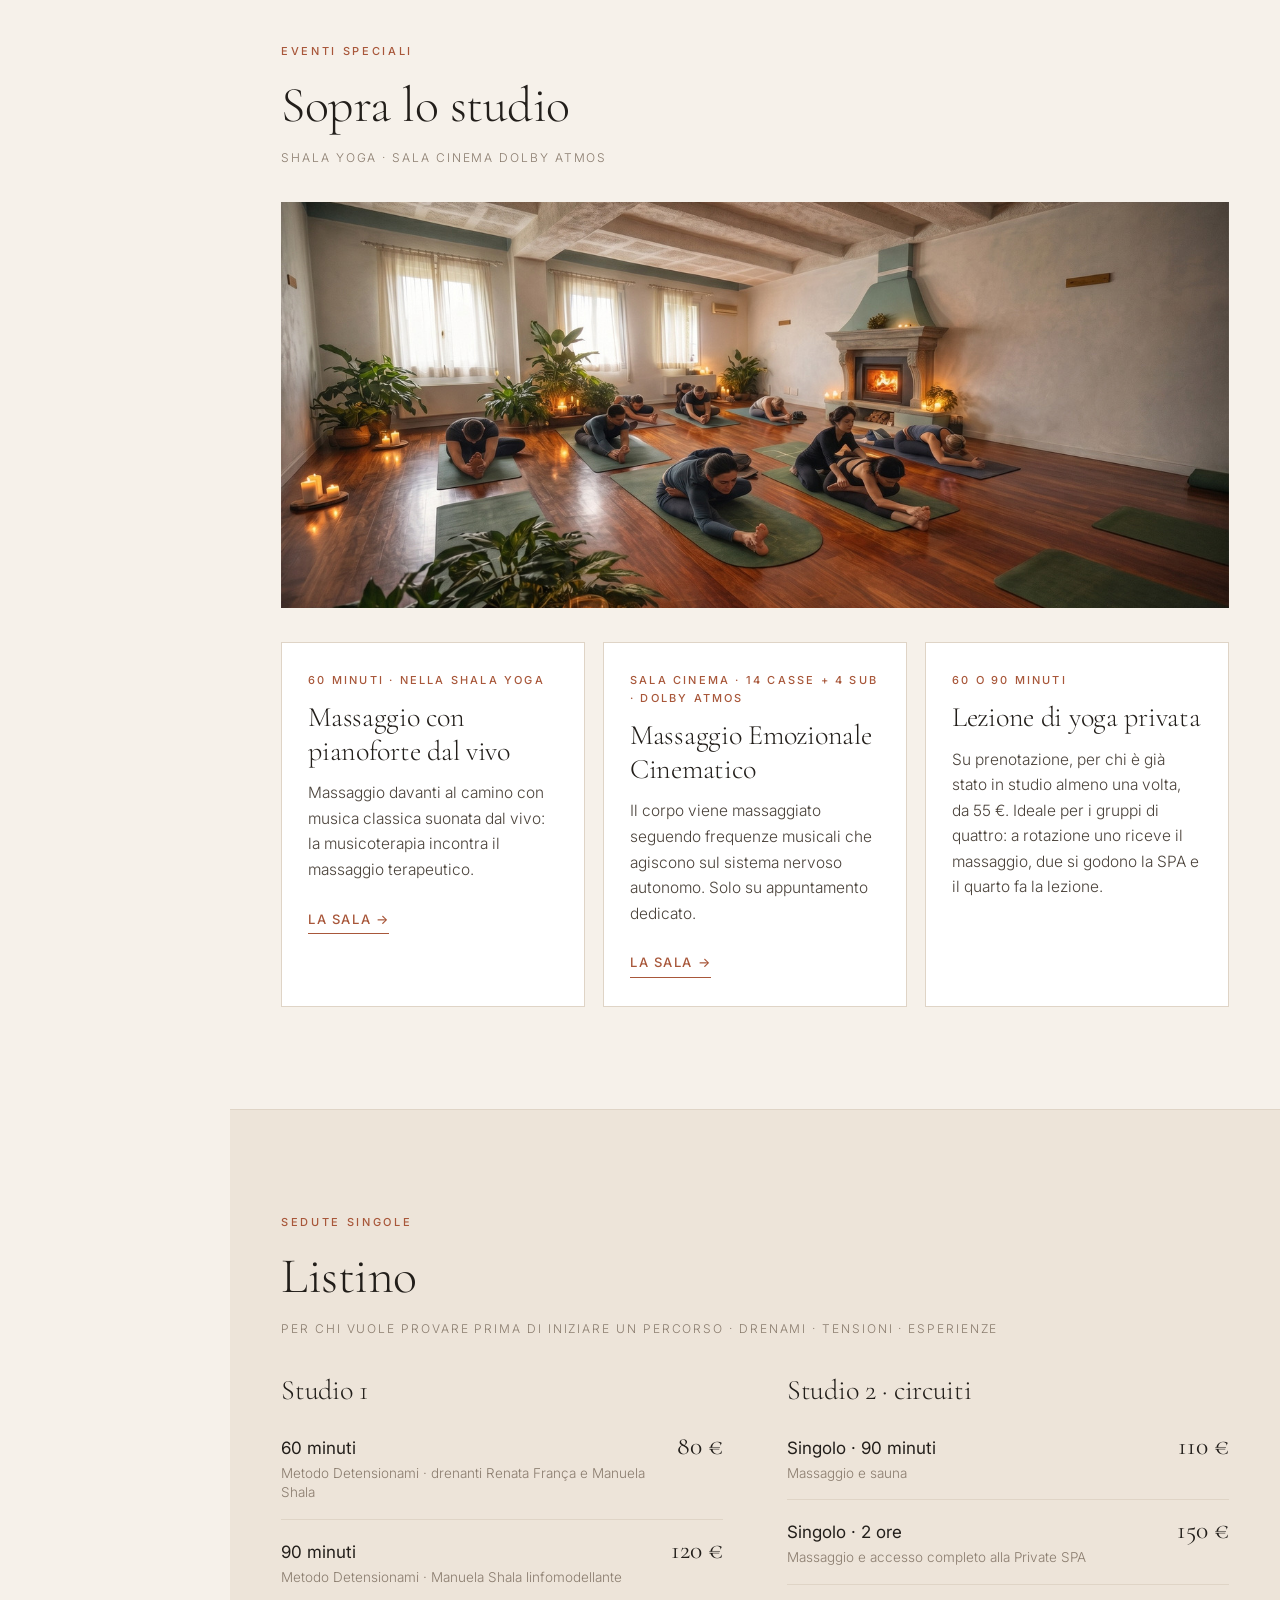
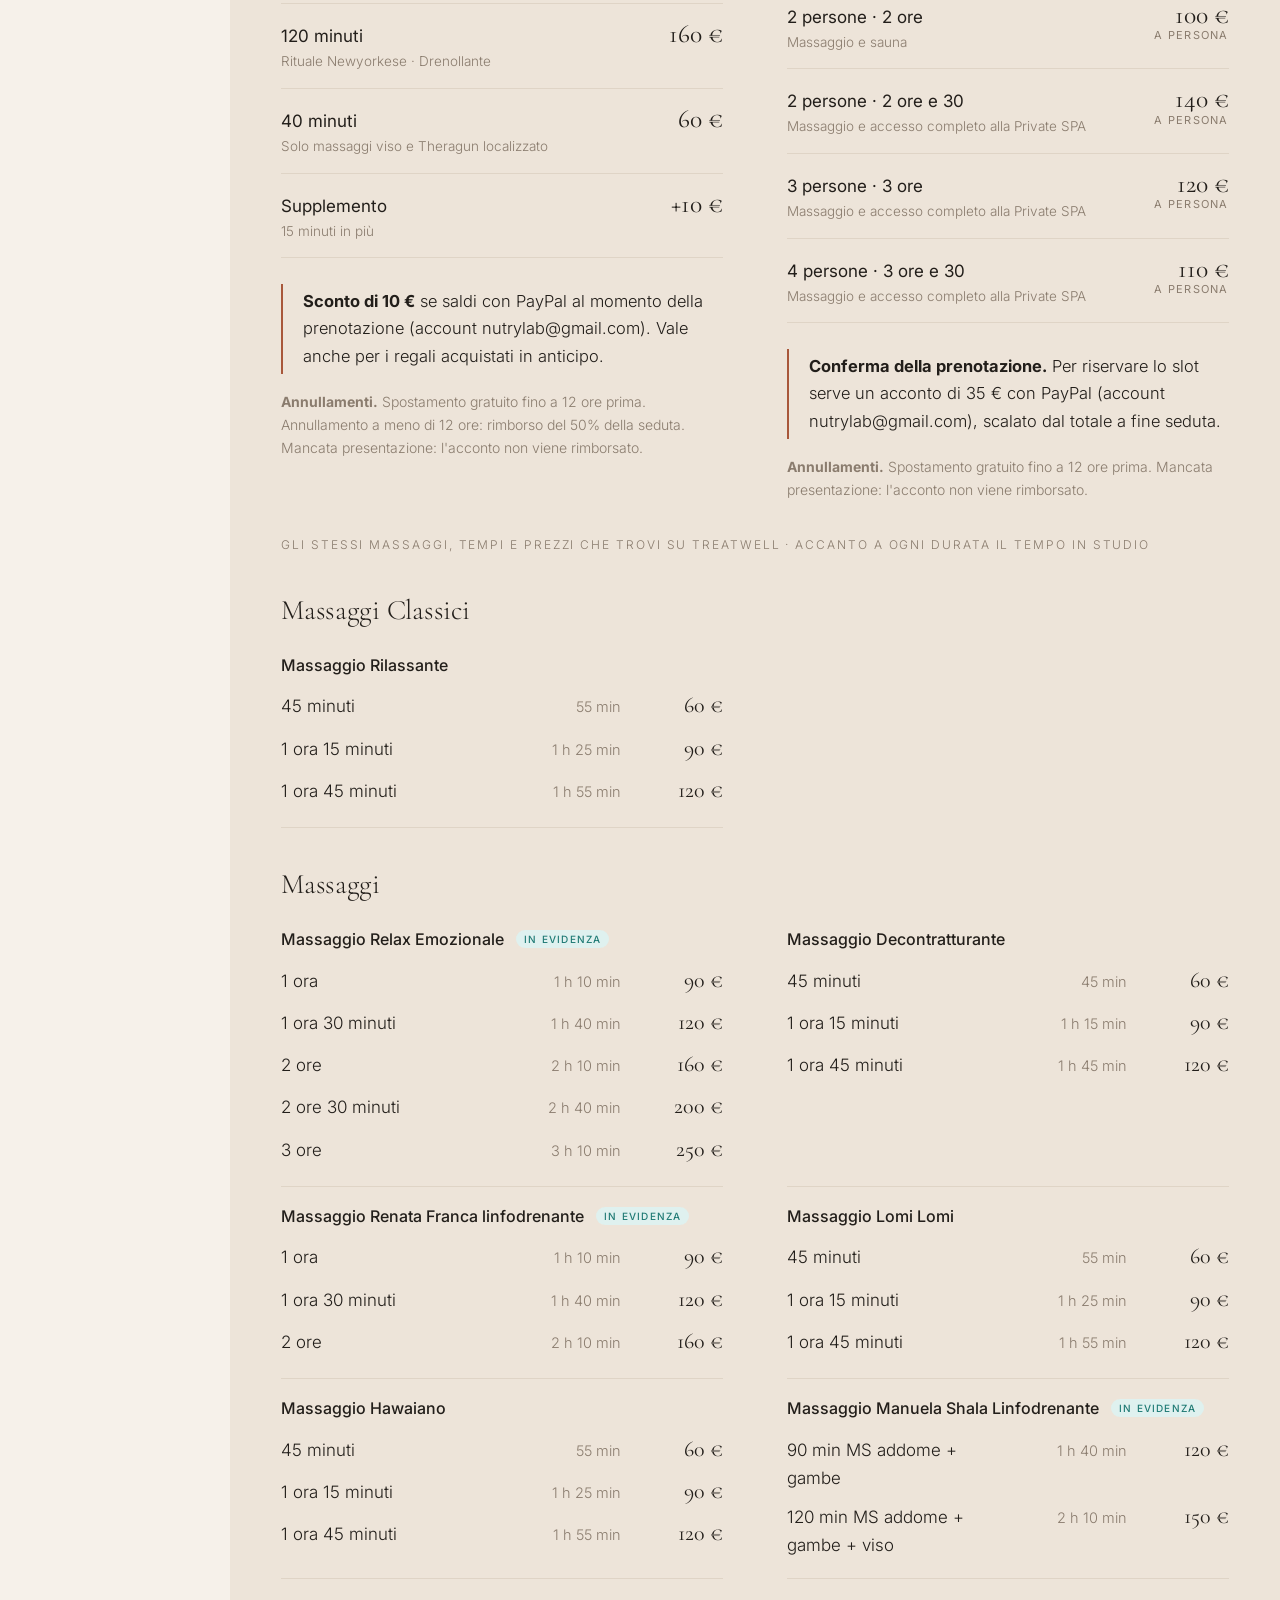
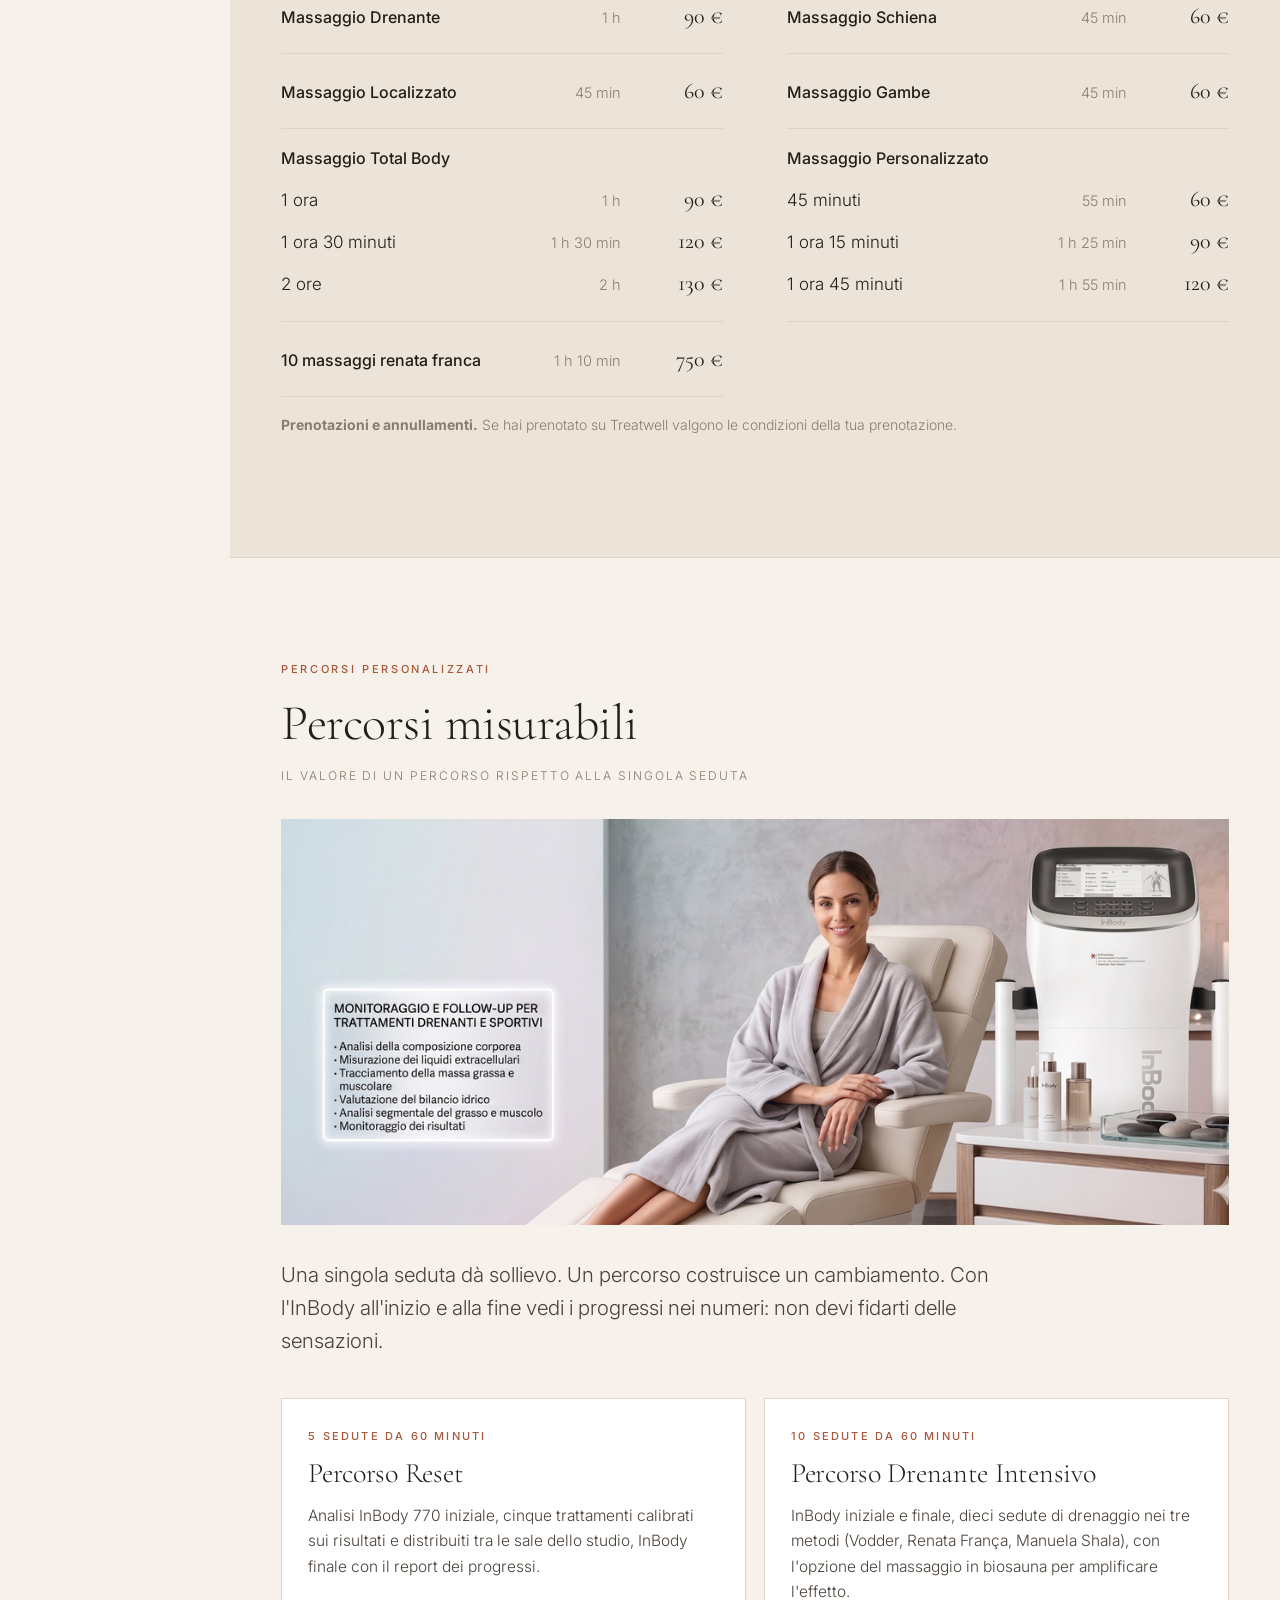
<file: catalogo/index.html>
<!doctype html>
<html lang="it">
<head>
<meta charset="utf-8">
<meta name="viewport" content="width=device-width, initial-scale=1, viewport-fit=cover">
<title>Catalogo 2026 — Detensionami, Padova</title>
<meta name="description" content="Il catalogo dello Studio Detensionami: i tre metodi drenanti, l'analisi InBody 770, le sale, i trattamenti, lo Studio 2, i percorsi e i libri.">
<!-- pagina "morta": fuori dal menu e fuori da Google, si apre solo con il link -->
<meta name="robots" content="noindex, nofollow">
<meta name="catalogo" content="B">
<meta name="theme-color" content="#1B1714">
<meta property="og:title" content="Catalogo Detensionami 2026">
<meta property="og:description" content="Studio 1 & 2 · Sant'Agostino di Albignasego, Padova">
<meta property="og:image" content="https://www.detensionami.it/catalogo/img/copertina.jpg">
<link rel="preconnect" href="https://fonts.googleapis.com">
<link rel="preconnect" href="https://fonts.gstatic.com" crossorigin>
<link href="https://fonts.googleapis.com/css2?family=Cormorant+Garamond:wght@300;400;500&family=Inter:wght@300;400;500;600&display=swap" rel="stylesheet">
<link rel="stylesheet" href="../studio/studio.css">
<link rel="stylesheet" href="catalogo.css">
<script src="../studio/torna.js" defer></script>
<script src="/da.js" defer></script>
</head>
<body>

<header class="site-header">
  <div class="wrap nav">
    <a class="logo" href="../studio/index.html#home">DETENSIONAMI</a>
    <ul class="nav-links">
      <li><a href="../studio/index.html#home">Il sito</a></li>
      <li><a href="../studio/index.html#sale">Le 8 sale</a></li>
      <li><a href="../studio/index.html#chi-sono">Chi sono</a></li>
    </ul>
    <a class="back-link" href="../studio/index.html#home">Il sito →</a>
    <a class="btn btn-primary" href="https://wa.me/393347918516?text=Ciao%20Nicola%2C%20ho%20letto%20il%20catalogo%20e%20vorrei%20prenotare." target="_blank" rel="noopener">
      <svg class="wa-icon" viewBox="0 0 24 24" fill="currentColor" aria-hidden="true"><path d="M12.04 2C6.58 2 2.13 6.45 2.13 11.91c0 1.75.46 3.450 1.32 4.95L2 22l5.25-1.38a9.9 9.9 0 0 0 4.79 1.22h.01c5.46 0 9.91-4.45 9.91-9.91C21.96 6.45 17.5 2 12.04 2zm0 18.02h-.01a8.2 8.2 0 0 1-4.190-1.15l-.3-.18-3.12.82.83-3.04-.2-.31a8.16 8.16 0 0 1-1.26-4.35c0-4.54 3.7-8.23 8.25-8.23 2.2 0 4.27.86 5.83 2.42a8.18 8.18 0 0 1 2.41 5.82c0 4.54-3.7 8.2-8.24 8.2zm4.52-6.16c-.25-.12-1.47-.72-1.690-.81-.23-.08-.39-.12-.56.13-.16.25-.64.8-.79.97-.14.16-.29.19-.54.06-.25-.12-1.05-.39-1.99-1.23-.74-.66-1.24-1.47-1.38-1.72-.15-.25-.02-.38.11-.51.11-.11.25-.29.37-.43.13-.15.17-.25.25-.41.08-.17.04-.31-.02-.43-.06-.12-.56-1.35-.77-1.85-.2-.48-.4-.42-.56-.43h-.47c-.17 0-.43.06-.66.31-.23.25-.87.85-.87 2.070s.89 2.4 1.02 2.57c.12.17 1.75 2.670 4.24 3.75.59.26 1.05.41 1.41.52.59.19 1.13.16 1.56.1.48-.07 1.47-.6 1.68-1.18.21-.58.21-1.07.14-1.18-.06-.11-.22-.17-.47-.29z"/></svg>
      <span>Prenota</span>
    </a>
  </div>
</header>

<section class="cover" id="copertina">
  <img src="img/copertina.jpg" alt="La sauna con il camino e la vasca illuminata di blu">
  <div class="wrap">
    <p class="eyebrow">Catalogo 2026 · Studio 1 &amp; 2</p>
    <h1>Detensionami</h1>
    <p class="lede">Mente, corpo, anima. Non è solo un massaggio: è un percorso costruito sul tuo corpo e misurato nei suoi cambiamenti.</p>
    <p class="place">Sant'Agostino di Albignasego · Padova</p>
  </div>
</section>

<div class="layout">

<nav class="toc" aria-label="Sezioni del catalogo">
  <p class="toc-title">Nel catalogo</p>
  <ol>
    <li><a href="#drenami">Drenami</a></li>
    <li><a href="#inbody">InBody 770</a></li>
    <li><a href="#biosauna">Biosauna</a></li>
    <li><a href="#emozionale">Sala Emozionale</a></li>
    <li><a href="#asiatica">Sala Asiatica</a></li>
    <li><a href="#manuthera">Sala massofisioterapica</a></li>
    <li><a href="#trattamenti">Trattamenti</a></li>
    <li><a href="#mente">La mente nel massaggio</a></li>
    <li><a href="#rituale-newyorkese">Rituale Newyorkese</a></li>
    <li><a href="#studio-2">Studio 2</a></li>
    <li><a href="#endless-pool">Endless Pool</a></li>
    <li><a href="#sauna">Sauna Harvia</a></li>
    <li><a href="#eventi">Sopra lo studio</a></li>
    <li><a href="#listino">Listino</a></li>
    <li><a href="#percorsi">Percorsi</a></li>
    <li><a href="#chi-sono">Chi sono</a></li>
    <li><a href="#libri">Libri</a></li>
    <li><a href="#contatti">Contatti</a></li>
  </ol>
</nav>

<main>

  <!-- DRENAMI -->
  <section class="chapter" id="drenami">
    <div class="wrap">
      <p class="eyebrow">Drenami</p>
      <div class="head"><h2>Drenare e modellare</h2></div>
      <p class="sub">Drenaggio sanitario, estetico e modellante</p>
      <p class="lead">I trattamenti drenanti e modellanti sono la specializzazione dello studio. Tre metodi certificati, uno sanitario e due estetici, calibrati sulla persona con l'analisi InBody 770.</p>
      <p class="badge">Tutti e tre i metodi sotto lo stesso tetto · InBody 770 inclusa</p>
      <div class="k-cards c3">
        <article class="k-card"><p class="k-tag">Sanitario</p><h3>Vodder</h3><p>Linfodrenaggio manuale terapeutico per ritenzione patologica e gonfiori cronici.</p></article>
        <article class="k-card"><p class="k-tag">Estetico</p><h3>Renata França</h3><p>Drenaggio brasiliano ad alta intensità, con risultati visibili già nella singola seduta.</p></article>
        <article class="k-card"><p class="k-tag">Modellante</p><h3>Manuela Shala</h3><p>Lavoro profondo su addome e silhouette: linfomodellante e liposcultore.</p></article>
      </div>
      <p class="k-note"><strong>Quale metodo è giusto per te?</strong> Non lo decidiamo a sensazione. L'InBody 770 misura acqua intra ed extracellulare, distribuzione segmentale e ritenzione localizzata: sono i numeri a dire dove intervenire e con quale tecnica.</p>
    </div>
  </section>

  <!-- INBODY -->
  <section class="chapter alt" id="inbody">
    <div class="wrap spread">
      <div>
        <p class="eyebrow">InBody 770</p>
        <div class="head"><h2>I numeri che parlano</h2></div>
        <div class="prose" style="margin-top:26px">
          <p>L'InBody 770 misura quello che a occhio non si vede: massa magra, massa grassa, acqua intra ed extracellulare, distribuzione segmentale, ritenzione localizzata, equilibrio tra destra e sinistra.</p>
          <p>Misuriamo prima di iniziare e dopo ogni ciclo. Vedi nero su bianco quanto stai cambiando, seduta dopo seduta. Non devi crederci: lo vedi.</p>
        </div>
        <p class="k-note">In molti casi misuriamo prima e dopo la stessa seduta: la perdita di liquidi extracellulari di un drenante in biosauna si misura in tempo reale.</p>
      </div>
      <figure><img src="img/inbody.jpg" alt="La bilancia InBody 770 dello studio" loading="lazy"></figure>
    </div>
  </section>

  <!-- BIOSAUNA -->
  <section class="chapter dark" id="biosauna">
    <div class="wrap spread flip">
      <div>
        <p class="eyebrow">Sala Biosauna</p>
        <div class="head"><h2>Massaggio in biosauna</h2></div>
        <p class="sub">Calore avvolgente · vasodilatazione · drenaggio amplificato</p>
        <div class="prose">
          <p>Il trattamento si esegue a 30 gradi con bassa umidità: il calore è confortevole, mai opprimente, e la leggera vasodilatazione favorisce il movimento dei liquidi durante il massaggio.</p>
        </div>
        <p class="k-note">Per chi vuole spingersi oltre, la temperatura sale fino a 43 gradi: la sudorazione aggiunge una perdita di liquidi che l'InBody misura prima e dopo il trattamento.</p>
        <a class="k-more" href="../studio/sale/biosauna.html">La sala biosauna →</a>
      </div>
      <figure><img src="img/biosauna.jpg" alt="Il lettino dentro la biosauna in legno" loading="lazy"></figure>
    </div>
  </section>

  <!-- EMOZIONALE -->
  <section class="chapter" id="emozionale">
    <div class="wrap spread">
      <div>
        <p class="eyebrow">Sala Emozionale</p>
        <div class="head"><h2>Mente, corpo e sensi</h2></div>
        <p class="sub">Sale rosa caldo · cielo stellato · lettino LEMI Aemotion</p>
        <div class="prose">
          <p>La sala emozionale unisce l'esperienza maturata a New York con le neuroscienze applicate al corpo e le tecniche di rilassamento profondo.</p>
          <p>Il lettino LEMI Aemotion poggia su sale rosa caldo e si inclina come i letti ospedalieri: rispetto a un lettino classico, il drenaggio è aiutato due volte, dal calore minerale e dalla posizione anti-gravitaria.</p>
          <p>Aromi, atmosfera, sound design e ritmo del massaggio che segue la musica: ogni elemento è calibrato sull'obiettivo della seduta.</p>
        </div>
        <a class="k-more" href="../studio/sale/emozionale.html">La sala emozionale →</a>
      </div>
      <figure class="wide"><img src="img/emozionale.jpg" alt="La sala emozionale con il lettino sul sale rosa e le luci al neon" loading="lazy"></figure>
    </div>
  </section>

  <!-- ASIATICA -->
  <section class="chapter alt" id="asiatica">
    <div class="wrap spread flip">
      <div>
        <p class="eyebrow">Sala Asiatica</p>
        <div class="head"><h2>Thai e Detensionami</h2></div>
        <p class="sub">Su futon originale giapponese, su tatami</p>
        <div class="prose">
          <p>La sala asiatica accoglie il massaggio thai tradizionale, eseguito a terra sul futon, con allungamenti e pressioni lungo le linee energetiche del corpo.</p>
        </div>
        <p class="k-note">Formula mista: 30 minuti di thai e 30 di Detensionami, per assaggiare entrambe le tradizioni in un'unica seduta da 60 minuti.</p>
        <a class="k-more" href="../studio/sale/asiatica.html">La sala asiatica →</a>
      </div>
      <figure><img src="img/asiatica.jpg" alt="Massaggio thai sul futon nella sala asiatica" loading="lazy"></figure>
    </div>
  </section>

  <!-- MANUTHERA -->
  <section class="chapter" id="manuthera">
    <div class="wrap spread">
      <div>
      <p class="eyebrow">Sala massofisioterapica</p>
      <div class="head"><h2>Sciogliere tensioni</h2></div>
      <p class="sub">Massaggi terapeutici, decontratturanti e sportivi su Manuthera 242</p>
      <div class="prose">
        <p>Il Manuthera 242 è un tavolo professionale che si inclina, si curva e si articola per accompagnare il corpo in posizioni che rendono più efficace il lavoro manuale massofisioterapico: decontratturanti profondi, lavoro posturale, mobilizzazioni segmentali e lavoro miofasciale con strumenti di precisione.</p>
      </div>
      <a class="k-more" href="../studio/sale/fisioterapia.html">La sala massofisioterapica →</a>
      </div>
      <figure><img src="img/manuthera.jpg" alt="Massaggio sul tavolo Manuthera 242" loading="lazy"></figure>
    </div>
  </section>

  <!-- TRATTAMENTI -->
  <section class="chapter alt" id="trattamenti">
    <div class="wrap">
      <p class="eyebrow">Tensioni e contratture</p>
      <div class="head"><h2>I trattamenti</h2></div>
      <figure class="k-banner"><img src="img/hot-stones.jpg" alt="Pietre calde per il massaggio" loading="lazy"></figure>
      <div class="k-cards c2">
        <article class="k-card"><p class="k-tag">Il metodo originale · 60 · 90 · 120 minuti</p><h3>Detensionami</h3><p>Dieci anni di tecniche apprese tra Londra e New York. Mano leggera o profonda a seconda di quello che ti serve: lavora su contratture, stress, ansia e drenaggio. Nessun massaggio è uguale al precedente: cambiano musica, ritmo e intensità.</p></article>
        <article class="k-card"><p class="k-tag">40 minuti · sportivo decontratturante</p><h3>Theragun Therapy</h3><p>Massaggio sportivo con percussori muscolari di precisione. Per chi fa sport ad alto carico o ha contratture localizzate profonde.</p></article>
        <article class="k-card"><p class="k-tag">A valutazione</p><h3>Massofisioterapia su Manuthera 242</h3><p>Lavoro massofisioterapico su tavolo professionale regolabile su più assi, per il trattamento posturale e segmentale. Cervicale, lombare, articolazioni.</p></article>
        <article class="k-card"><p class="k-tag">A richiesta · integrabili</p><h3>Tecniche complementari</h3><p>Coppettazione, maderoterapia e hot stones si inseriscono nei trattamenti su valutazione, per rafforzare l'azione decontratturante o drenante.</p></article>
      </div>
    </div>
  </section>

  <!-- MENTE -->
  <section class="chapter" id="mente">
    <div class="wrap">
      <p class="eyebrow">L'approccio integrato</p>
      <div class="head"><h2>La mente nel massaggio</h2></div>
      <p class="sub">Competenze psicologiche applicate al lavoro corporeo</p>
      <p class="lead">Il corpo non mente. Le tensioni croniche, il bruxismo, i tic nervosi, il respiro bloccato sono il modo in cui la mente parla attraverso i muscoli quando le parole non bastano. In ogni seduta porto gli strumenti della mia formazione psicologica.</p>
      <div class="k-cards c2">
        <article class="k-card"><h3>Lettura tensione-emozione</h3><p>Riconoscere dove e perché il corpo trattiene. Il lavoro manuale segue questa lettura, non un protocollo standard.</p></article>
        <article class="k-card"><h3>Deprivazione sensoriale</h3><p>Benda e cuffie insonorizzate amplificano la percezione tattile e spengono il rumore mentale.</p></article>
        <article class="k-card"><h3>Tic nervosi</h3><p>I tic muscolari involontari rispondono a protocolli di rilassamento profondo che uniscono respiro, deprivazione sensoriale e lavoro corporeo lento.</p></article>
        <article class="k-card"><h3>Stress cronico</h3><p>Dove si accumula lo stress nel corpo, perché resta lì, e come luce, suono e temperatura possono cambiare la risposta del sistema nervoso.</p></article>
      </div>
    </div>
  </section>

  <!-- RITUALE -->
  <section class="chapter dark" id="rituale-newyorkese">
    <div class="wrap spread">
      <div>
        <p class="eyebrow">Lo speciale</p>
        <div class="head"><h2>Rituale Newyorkese</h2></div>
        <p class="sub">Massaggio in deprivazione sensoriale · 120 minuti</p>
        <div class="prose">
          <p>Bendati e con le cuffie insonorizzate, il cervello amplifica moltissimo la percezione del tatto. È una tecnica che ho appreso a New York e che si usa nei protocolli di rilassamento profondo.</p>
          <p>L'esperienza è completa: aromi, atmosfera, sound design e massaggio a ritmo variabile, sincronizzato con la musica.</p>
        </div>
        <p class="k-note">Una seduta che non si dimentica.</p>
      </div>
      <figure class="wide"><img src="img/rituale.jpg" alt="La sala del Rituale Newyorkese con le luci rosa" loading="lazy"></figure>
    </div>
  </section>

  <!-- STUDIO 2 -->
  <section class="chapter" id="studio-2">
    <div class="wrap">
      <p class="eyebrow">Studio 2 · Novità 2026</p>
      <div class="head"><h2>Per chi vuole vivere lo studio insieme</h2></div>
      <p class="sub">Percorsi da 2 a 3 ore e mezza · gruppi da 2 a 4 persone</p>
      <p class="lead">Il circuito completo, in quattro tappe.</p>
      <div class="k-cards c4">
        <article class="k-card"><span class="num">01</span><h3>Endless Pool</h3><p>Da 5 a 20 minuti di nuoto controcorrente, quanto vuoi tu.</p></article>
        <article class="k-card"><span class="num">02</span><h3>Sauna finlandese</h3><p>Calore intenso davanti al camino, per una sudorazione profonda.</p></article>
        <article class="k-card"><span class="num">03</span><h3>Vasca a 10 gradi</h3><p>Immersione fredda, con temperatura personalizzabile.</p></article>
        <article class="k-card"><span class="num">04</span><h3>Lettino ad acqua</h3><p>Massaggio a calore controllato: aiuta vasodilatazione e ritorno venoso.</p></article>
      </div>
      <div class="k-gallery">
        <figure><img src="img/studio-2.jpg" alt="La sauna dello Studio 2 con il camino" loading="lazy"></figure>
        <figure><img src="img/dettaglio.jpg" alt="La doccia con la luce colorata" loading="lazy"></figure>
        <figure><img src="img/nuoto.jpg" alt="Nuotata nell'Endless Pool" loading="lazy"></figure>
      </div>
    </div>
  </section>

  <!-- ENDLESS POOL -->
  <section class="chapter alt" id="endless-pool">
    <div class="wrap spread flip">
      <div>
        <p class="eyebrow">Per chi vuole il top</p>
        <div class="head"><h2>Endless Pool</h2></div>
        <div class="prose" style="margin-top:26px">
          <p>L'acqua fa quello che le mani da sole non possono fare: avvolge, sostiene, comprime in modo uniforme. Bastano 10-15 minuti di nuotata controcorrente per accendere la circolazione linfatica e venosa, sciogliere i ristagni nei tessuti più pesanti e riattivare il dialogo tra liquidi e muscoli che la sedentarietà interrompe.</p>
          <p>Quando arrivi al lettino il corpo è già pronto: il drenante Renata França, subito dopo, trova un sistema aperto e può lavorare in profondità invece di dover sbloccare la superficie. Per questo l'abbinamento funziona meglio della sola tecnica manuale.</p>
        </div>
        <p class="k-note">A piacere il rituale si chiude con sauna e immersione a 10 gradi: l'alternanza di caldo e freddo completa il ciclo vascolare e rafforza l'effetto detensionante e anti-edema.</p>
        <a class="k-more" href="../studio/sale/endless-pool.html">L'Endless Pool →</a>
      </div>
      <figure class="wide"><img src="img/endless-pool.jpg" alt="Nuoto controcorrente nell'Endless Pool" loading="lazy"></figure>
    </div>
  </section>

  <!-- SAUNA -->
  <section class="chapter dark" id="sauna">
    <div class="wrap spread">
      <div>
        <p class="eyebrow">Studio 2 · Sauna davanti al camino</p>
        <div class="head"><h2>Sauna finlandese Harvia</h2></div>
        <p class="sub">Con camino a legna a vista</p>
        <div class="prose">
          <p>La sauna originale finlandese Harvia è davanti a un camino a legna: due fonti di calore vere, due tonalità di luce, un'atmosfera che trasforma il calore in un rito.</p>
          <p>Il protocollo completo alterna sauna e vasca fredda: il contrasto termico stimola la circolazione, la risposta antinfiammatoria e la regolazione del sistema nervoso autonomo.</p>
        </div>
        <p class="k-note"><strong>Cura del dettaglio.</strong> Doccia con luce colorata regolabile, prodotti professionali, asciugamani in puro cotone. Ogni passaggio del circuito è pensato perché tu non debba pensare a nulla.</p>
        <a class="k-more" href="../studio/sale/sauna.html">La sauna →</a>
      </div>
      <figure><img src="img/sauna-harvia.jpg" alt="La sauna finlandese Harvia illuminata" loading="lazy"></figure>
    </div>
  </section>

  <!-- EVENTI -->
  <section class="chapter" id="eventi">
    <div class="wrap">
      <p class="eyebrow">Eventi speciali</p>
      <div class="head"><h2>Sopra lo studio</h2></div>
      <p class="sub">Shala yoga · sala cinema Dolby Atmos</p>
      <figure class="k-banner"><img src="img/shala-yoga.jpg" alt="La shala yoga con il camino sopra lo studio" loading="lazy"></figure>
      <div class="k-cards c3">
        <article class="k-card"><p class="k-tag">60 minuti · nella shala yoga</p><h3>Massaggio con pianoforte dal vivo</h3><p>Massaggio davanti al camino con musica classica suonata dal vivo: la musicoterapia incontra il massaggio terapeutico.</p><a class="k-more" href="../studio/sale/pianoforte.html">La sala →</a></article>
        <article class="k-card"><p class="k-tag">Sala cinema · 14 casse + 4 sub · Dolby Atmos</p><h3>Massaggio Emozionale Cinematico</h3><p>Il corpo viene massaggiato seguendo frequenze musicali che agiscono sul sistema nervoso autonomo. Solo su appuntamento dedicato.</p><a class="k-more" href="../studio/sale/cinema.html">La sala →</a></article>
        <article class="k-card"><p class="k-tag">60 o 90 minuti</p><h3>Lezione di yoga privata</h3><p>Su prenotazione, per chi è già stato in studio almeno una volta, da <span data-prezzo="altro:Yoga privato">55 €</span>. Ideale per i gruppi di quattro: a rotazione uno riceve il massaggio, due si godono la SPA e il quarto fa la lezione.</p></article>
      </div>
    </div>
  </section>

  <!-- LISTINO -->
  <section class="chapter alt" id="listino">
    <div class="wrap">
      <p class="eyebrow">Sedute singole</p>
      <div class="head"><h2>Listino</h2></div>
      <!-- in tutte le versioni tranne la T (Treatwell): il middleware la toglie ai link della T -->
      <div data-tranne="T">
        <p class="sub">Per chi vuole provare prima di iniziare un percorso · Drenami · Tensioni · Esperienze</p>
        <div class="k-price-grid">
          <div>
            <h3 class="k-price-title">Studio 1</h3>
            <ul class="k-prices">
              <li><span>60 minuti<small>Metodo Detensionami · drenanti Renata França e Manuela Shala</small></span><b data-prezzo="durata:60">80 €</b></li>
              <li><span>90 minuti<small>Metodo Detensionami · Manuela Shala linfomodellante</small></span><b data-prezzo="durata:90">120 €</b></li>
              <li><span>120 minuti<small>Rituale Newyorkese · Drenollante</small></span><b data-prezzo="durata:120">160 €</b></li>
              <li><span>40 minuti<small>Solo massaggi viso e Theragun localizzato</small></span><b data-prezzo="durata:40">60 €</b></li>
              <li><span>Supplemento<small>15 minuti in più</small></span><b>+<span data-prezzo="altro:Supplemento 15 minuti">10 €</span></b></li>
            </ul>
            <p class="k-note" data-tranne="A2 B3 T2"><strong>Sconto di <span data-prezzo="altro:Sconto PayPal">10 €</span></strong> se saldi con PayPal al momento della prenotazione (account nutrylab@gmail.com). Vale anche per i regali acquistati in anticipo.</p>
            <p class="k-small"><strong>Annullamenti.</strong> Spostamento gratuito fino a 12 ore prima. Annullamento a meno di 12 ore: rimborso del 50% della seduta. Mancata presentazione: l'acconto non viene rimborsato.</p>
          </div>
          <div>
            <h3 class="k-price-title">Studio 2 · circuiti</h3>
            <ul class="k-prices">
              <li><span>Singolo · 90 minuti<small>Massaggio e sauna</small></span><b data-prezzo="altro:Studio 2 · singolo 90 minuti">110 €</b></li>
              <li><span>Singolo · 2 ore<small>Massaggio e accesso completo alla Private SPA</small></span><b data-prezzo="altro:Studio 2 · singolo 2 ore">150 €</b></li>
              <li><span>2 persone · 2 ore<small>Massaggio e sauna</small></span><b><span data-prezzo="altro:Studio 2 · 2 persone 2 ore">100 €</span><em>a persona</em></b></li>
              <li><span>2 persone · 2 ore e 30<small>Massaggio e accesso completo alla Private SPA</small></span><b><span data-prezzo="altro:Studio 2 · 2 persone 2 ore e 30">140 €</span><em>a persona</em></b></li>
              <li><span>3 persone · 3 ore<small>Massaggio e accesso completo alla Private SPA</small></span><b><span data-prezzo="altro:Studio 2 · 3 persone 3 ore">120 €</span><em>a persona</em></b></li>
              <li><span>4 persone · 3 ore e 30<small>Massaggio e accesso completo alla Private SPA</small></span><b><span data-prezzo="altro:Studio 2 · 4 persone 3 ore e 30">110 €</span><em>a persona</em></b></li>
            </ul>
            <p class="k-note"><strong>Conferma della prenotazione.</strong> Per riservare lo slot serve un acconto di <span data-prezzo="altro:Acconto Studio 2">35 €</span> con PayPal (account nutrylab@gmail.com), scalato dal totale a fine seduta.</p>
            <p class="k-small"><strong>Annullamenti.</strong> Spostamento gratuito fino a 12 ore prima. Mancata presentazione: l'acconto non viene rimborsato.</p>
          </div>
        </div>
      </div>
      <!-- solo nella versione T: servizi, varianti, tempi e prezzi come sulla pagina di Treatwell (28/11/2026) -->
      <div data-solo="T" class="tw">
        <p class="sub">Gli stessi massaggi, tempi e prezzi che trovi su Treatwell · accanto a ogni durata il tempo in studio</p>
        <p class="tw-legenda"><span>Massaggio</span><span>Tempo in studio</span><span>Prezzo</span></p>
        <h3 class="k-price-title">Massaggi Classici</h3>
        <div class="tw-lista">
          <article class="tw-s">
            <h4>Massaggio Rilassante</h4>
            <ul>
              <li><span class="tw-n">45 minuti</span><span class="tw-t">55 min</span><b data-prezzo="durata:45">60 €</b></li>
              <li><span class="tw-n">1 ora 15 minuti</span><span class="tw-t">1 h 25 min</span><b data-prezzo="durata:75">90 €</b></li>
              <li><span class="tw-n">1 ora 45 minuti</span><span class="tw-t">1 h 55 min</span><b data-prezzo="durata:105">120 €</b></li>
            </ul>
          </article>
        </div>
        <h3 class="k-price-title">Massaggi</h3>
        <div class="tw-lista">
          <article class="tw-s">
            <h4>Massaggio Relax Emozionale <em class="tw-ev">In evidenza</em></h4>
            <ul>
              <li><span class="tw-n">1 ora</span><span class="tw-t">1 h 10 min</span><b data-prezzo="durata:60">90 €</b></li>
              <li><span class="tw-n">1 ora 30 minuti</span><span class="tw-t">1 h 40 min</span><b data-prezzo="durata:90">120 €</b></li>
              <li><span class="tw-n">2 ore</span><span class="tw-t">2 h 10 min</span><b data-prezzo="durata:120">160 €</b></li>
              <li><span class="tw-n">2 ore 30 minuti</span><span class="tw-t">2 h 40 min</span><b data-prezzo="durata:150">200 €</b></li>
              <li><span class="tw-n">3 ore</span><span class="tw-t">3 h 10 min</span><b data-prezzo="durata:180">250 €</b></li>
            </ul>
          </article>
          <article class="tw-s">
            <h4>Massaggio Decontratturante</h4>
            <ul>
              <li><span class="tw-n">45 minuti</span><span class="tw-t">45 min</span><b data-prezzo="durata:45">60 €</b></li>
              <li><span class="tw-n">1 ora 15 minuti</span><span class="tw-t">1 h 15 min</span><b data-prezzo="durata:75">90 €</b></li>
              <li><span class="tw-n">1 ora 45 minuti</span><span class="tw-t">1 h 45 min</span><b data-prezzo="durata:105">120 €</b></li>
            </ul>
          </article>
          <article class="tw-s">
            <h4>Massaggio Renata Franca linfodrenante <em class="tw-ev">In evidenza</em></h4>
            <ul>
              <li><span class="tw-n">1 ora</span><span class="tw-t">1 h 10 min</span><b data-prezzo="durata:60">90 €</b></li>
              <li><span class="tw-n">1 ora 30 minuti</span><span class="tw-t">1 h 40 min</span><b data-prezzo="durata:90">120 €</b></li>
              <li><span class="tw-n">2 ore</span><span class="tw-t">2 h 10 min</span><b data-prezzo="durata:120">160 €</b></li>
            </ul>
          </article>
          <article class="tw-s">
            <h4>Massaggio Lomi Lomi</h4>
            <ul>
              <li><span class="tw-n">45 minuti</span><span class="tw-t">55 min</span><b data-prezzo="durata:45">60 €</b></li>
              <li><span class="tw-n">1 ora 15 minuti</span><span class="tw-t">1 h 25 min</span><b data-prezzo="durata:75">90 €</b></li>
              <li><span class="tw-n">1 ora 45 minuti</span><span class="tw-t">1 h 55 min</span><b data-prezzo="durata:105">120 €</b></li>
            </ul>
          </article>
          <article class="tw-s">
            <h4>Massaggio Hawaiano</h4>
            <ul>
              <li><span class="tw-n">45 minuti</span><span class="tw-t">55 min</span><b data-prezzo="durata:45">60 €</b></li>
              <li><span class="tw-n">1 ora 15 minuti</span><span class="tw-t">1 h 25 min</span><b data-prezzo="durata:75">90 €</b></li>
              <li><span class="tw-n">1 ora 45 minuti</span><span class="tw-t">1 h 55 min</span><b data-prezzo="durata:105">120 €</b></li>
            </ul>
          </article>
          <article class="tw-s">
            <h4>Massaggio Manuela Shala Linfodrenante <em class="tw-ev">In evidenza</em></h4>
            <ul>
              <li><span class="tw-n">90 min MS addome + gambe</span><span class="tw-t">1 h 40 min</span><b data-prezzo="durata:90">120 €</b></li>
              <li><span class="tw-n">120 min MS addome + gambe + viso</span><span class="tw-t">2 h 10 min</span><b data-prezzo="altro:Treatwell · Manuela Shala 2 ore">150 €</b></li>
            </ul>
          </article>
          <article class="tw-s tw-uno">
            <h4>Massaggio Drenante</h4>
            <ul>
              <li><span class="tw-t">1 h</span><b data-prezzo="durata:60">90 €</b></li>
            </ul>
          </article>
          <article class="tw-s tw-uno">
            <h4>Massaggio Schiena</h4>
            <ul>
              <li><span class="tw-t">45 min</span><b data-prezzo="durata:45">60 €</b></li>
            </ul>
          </article>
          <article class="tw-s tw-uno">
            <h4>Massaggio Localizzato</h4>
            <ul>
              <li><span class="tw-t">45 min</span><b data-prezzo="durata:45">60 €</b></li>
            </ul>
          </article>
          <article class="tw-s tw-uno">
            <h4>Massaggio Gambe</h4>
            <ul>
              <li><span class="tw-t">45 min</span><b data-prezzo="durata:45">60 €</b></li>
            </ul>
          </article>
          <article class="tw-s">
            <h4>Massaggio Total Body</h4>
            <ul>
              <li><span class="tw-n">1 ora</span><span class="tw-t">1 h</span><b data-prezzo="durata:60">90 €</b></li>
              <li><span class="tw-n">1 ora 30 minuti</span><span class="tw-t">1 h 30 min</span><b data-prezzo="durata:90">120 €</b></li>
              <li><span class="tw-n">2 ore</span><span class="tw-t">2 h</span><b data-prezzo="altro:Treatwell · Total Body 2 ore">130 €</b></li>
            </ul>
          </article>
          <article class="tw-s">
            <h4>Massaggio Personalizzato</h4>
            <ul>
              <li><span class="tw-n">45 minuti</span><span class="tw-t">55 min</span><b data-prezzo="durata:45">60 €</b></li>
              <li><span class="tw-n">1 ora 15 minuti</span><span class="tw-t">1 h 25 min</span><b data-prezzo="durata:75">90 €</b></li>
              <li><span class="tw-n">1 ora 45 minuti</span><span class="tw-t">1 h 55 min</span><b data-prezzo="durata:105">120 €</b></li>
            </ul>
          </article>
          <article class="tw-s tw-uno">
            <h4>10 massaggi renata franca</h4>
            <ul>
              <li><span class="tw-t">1 h 10 min</span><b data-prezzo="altro:Treatwell · 10 massaggi Renata França">750 €</b></li>
            </ul>
          </article>
        </div>
        <p class="k-small"><strong>Prenotazioni e annullamenti.</strong> Se hai prenotato su Treatwell valgono le condizioni della tua prenotazione.</p>
      </div>
    </div>
  </section>

  <!-- PERCORSI -->
  <section class="chapter" id="percorsi">
    <div class="wrap">
      <p class="eyebrow">Percorsi personalizzati</p>
      <div class="head"><h2>Percorsi misurabili</h2></div>
      <p class="sub">Il valore di un percorso rispetto alla singola seduta</p>
      <figure class="k-banner"><img src="img/percorsi.jpg" alt="Percorsi misurati con l'analisi InBody" loading="lazy"></figure>
      <p class="lead">Una singola seduta dà sollievo. Un percorso costruisce un cambiamento. Con l'InBody all'inizio e alla fine vedi i progressi nei numeri: non devi fidarti delle sensazioni.</p>
      <div class="k-cards c2">
        <article class="k-card"><p class="k-tag">5 sedute da 60 minuti</p><h3>Percorso Reset</h3><p>Analisi InBody 770 iniziale, cinque trattamenti calibrati sui risultati e distribuiti tra le sale dello studio, InBody finale con il report dei progressi.</p><p class="k-cost"><s data-prezzo="pacchetto:5x60">400 €</s> <span data-prezzo="pacchetto:5x60:anticipato">380 €</span></p></article>
        <article class="k-card"><p class="k-tag">10 sedute da 60 minuti</p><h3>Percorso Drenante Intensivo</h3><p>InBody iniziale e finale, dieci sedute di drenaggio nei tre metodi (Vodder, Renata França, Manuela Shala), con l'opzione del massaggio in biosauna per amplificare l'effetto.</p><p class="k-cost"><s data-prezzo="pacchetto:10x60">800 €</s> <span data-prezzo="pacchetto:10x60:anticipato">700 €</span></p></article>
        <article class="k-card"><p class="k-tag">Programma sperimentale 2026-2027 · 10 posti</p><h3>Super Drenante</h3><p>Dodici sedute da due ore, una al mese, nello Studio 2: nuoto in Endless Pool, protocollo sauna finlandese, massaggio linfodrenante. InBody a inizio e fine percorso nello Studio 1.</p><p class="k-cost"><s data-prezzo="pacchetto:12x120">1.800 €</s> <span data-prezzo="pacchetto:12x120:anticipato">1.500 €</span></p></article>
        <article class="k-card"><p class="k-tag">Annuale · 52 sedute · 3 posti rimanenti</p><h3>Benvenuti in Paradiso</h3><p>Un massaggio a settimana per un anno, 60 minuti, di qualsiasi tipo. Slot fisso riservato, programmazione e monitoraggio dell'intero percorso. Una costanza premiata con <span data-prezzo="risparmio:52x60">1.000 €</span> di risparmio.</p><p class="k-cost"><s data-prezzo="pacchetto:52x60">4.160 €</s> <span data-prezzo="pacchetto:52x60:anticipato">3.160 €</span></p></article>
      </div>
      <p class="k-note">Disponibilità aggiornata: scrivimi su WhatsApp.</p>
      <a class="k-more" href="https://wa.me/393347918516?text=Ciao%20Nicola%2C%20vorrei%20informazioni%20sui%20percorsi%20del%20catalogo." target="_blank" rel="noopener">Chiedi su WhatsApp →</a>
    </div>
  </section>

  <!-- CHI SONO -->
  <section class="chapter" id="chi-sono">
    <div class="wrap spread flip">
      <div>
        <p class="eyebrow">Chi sono</p>
        <div class="head"><h2>Nicola Messina</h2></div>
        <p class="sub">Massofisioterapista · laureato in scienze psicologiche · autore</p>
        <div class="prose">
          <p>Ho cominciato con il massaggio a vent'anni e ho passato i dieci anni successivi tra Londra e New York, dove ho studiato e praticato discipline diverse: dal massaggio terapeutico al lavoro emozionale in deprivazione sensoriale.</p>
          <p>Sono rientrato a Padova nel 2020 con un approccio integrato, in cui il corpo non viene mai trattato separato dalla mente. Ho costruito Detensionami come uno spazio in cui ogni stanza ha uno scopo preciso e ogni trattamento si personalizza su dati oggettivi.</p>
        </div>
        <ul class="k-facts">
          <li>Massofisioterapista · Scienze e tecniche psicologiche</li>
          <li>Laurea magistrale in psicologia clinica (in corso)</li>
          <li>Operatore certificato metodo Vodder</li>
          <li>Operatore certificato metodo Renata França</li>
          <li>Operatore certificato metodo Manuela Shala</li>
          <li>Oltre 30 attestati olistici, dal massaggio infantile AIMI alle tecniche californiane e thailandesi</li>
        </ul>
      </div>
      <figure class="wide"><img src="img/nicola.jpg" alt="Nicola Messina nello studio" loading="lazy"></figure>
    </div>
  </section>

  <!-- LIBRI -->
  <section class="chapter alt" id="libri">
    <div class="wrap">
      <p class="eyebrow">Pubblicazioni</p>
      <div class="head"><h2>I libri</h2></div>
      <p class="lead" style="margin-top:26px">Ogni libro approfondisce un aspetto del lavoro che faccio in studio: per chi vuole capire di più e continuare a casa il percorso iniziato qui.</p>
      <ol class="k-books">
        <li id="libro-potere-della-cacca"><img class="cover-img" src="img/libri/potere-della-cacca.jpg" alt="Copertina di Il potere della cacca" loading="lazy"><div><span class="n">01</span><h3>Il potere della cacca</h3><p>Cos'è la psicobiotica: psicologia e nutrizione si incrociano su oltre 360 fonti bibliografiche.</p><span class="st">Uscito il 1° maggio 2026 · su Amazon</span><p class="k-links"><a class="k-link pieno" data-tipo="amazon" href="https://www.amazon.it/dp/B0GY5XGVMD" target="_blank" rel="noopener">Acquista su Amazon</a><a class="k-link" data-tipo="lettore" href="https://leggi.askylo.com/l/kdx4onbTvjr099IbtZ2518xt" target="_blank" rel="noopener">Leggi e ascolta l'audiolibro</a></p></div></li>
        <li id="libro-timeline"><img class="cover-img" src="img/libri/timeline.jpg" alt="Copertina di Timeline · Il punto sulla mappa" loading="lazy"><div><span class="n">02</span><h3>Timeline · Il punto sulla mappa</h3><p>Dove sei adesso e dove stai andando: tecniche psicologiche per sviluppare consapevolezza. In co-scrittura con il dottor Franco Berrino.</p><span class="st">In arrivo</span></div></li>
        <li id="libro-mai-piu"><img class="cover-img" src="img/libri/mai-piu.jpg" alt="Copertina di L'alba dei sapori · Mai più!" loading="lazy"><div><span class="n">03</span><h3>L'alba dei sapori · Mai più!</h3><p>Trasformare la rinuncia in scelta e ritrovare il piacere del cibo: una guida contro le tentazioni alimentari.</p><span class="st">In anteprima · lettore e audiolibro</span><p class="k-links"><a class="k-link" data-tipo="lettore" href="https://leggi.askylo.com/l/7vWcIOaT7tEmQTBc3e9CB6GH" target="_blank" rel="noopener">Leggi e ascolta l'audiolibro</a></p></div></li>
        <li id="libro-primi-2000-giorni"><img class="cover-img" src="img/libri/primi-2000-giorni.jpg" alt="Copertina di I suoi primi 2000 giorni" loading="lazy"><div><span class="n">04</span><h3>I suoi primi 2000 giorni</h3><p>Neurosviluppo, attaccamento e microbiota nei primi cinque anni: la finestra che plasma l'adulto di domani.</p><span class="st">Prossimamente</span></div></li>
        <li id="libro-dittatura-zucchero"><img class="cover-img" src="img/libri/dittatura-zucchero.jpg" alt="Copertina di La dittatura dello zucchero" loading="lazy"><div><span class="n">05</span><h3>La dittatura dello zucchero</h3><p>Come lo zucchero governa appetito, umore e abitudini, e come riprendersi il comando.</p><span class="st">Prossimamente</span></div></li>
        <li id="libro-mente-del-massaggio"><img class="cover-img" src="img/libri/mente-del-massaggio.jpg" alt="Copertina di La mente del massaggio" loading="lazy"><div><span class="n">06</span><h3>La mente del massaggio</h3><p>L'arte e la scienza del tocco consapevole.</p><span class="st">Prossimamente</span></div></li>
        <li id="libro-cervelli-affamati"><img class="cover-img" src="img/libri/cervelli-affamati.jpg" alt="Copertina di Cervelli affamati" loading="lazy"><div><span class="n">07</span><h3>Cervelli affamati</h3><p>La scienza della novità per allungare la vita e proteggere chi amiamo.</p><span class="st">Prossimamente</span></div></li>
        <li id="libro-monaco-microbioma"><img class="cover-img" src="img/libri/monaco-microbioma.jpg" alt="Copertina di Il monaco & il microbioma" loading="lazy"><div><span class="n">08</span><h3>Il monaco &amp; il microbioma</h3><p>Meditazione, nervo vago e asse intestino-cervello: dove la tradizione contemplativa incontra la neurogastroenterologia.</p><span class="st">Prossimamente</span></div></li>
        <li id="libro-adhd"><img class="cover-img" src="img/libri/adhd.jpg" alt="Copertina di Il cervello che non si spegne" loading="lazy"><div><span class="n">09</span><h3>Il cervello che non si spegne</h3><p>Vivere con l'ADHD: riconoscerlo, conviverci e trasformare la neurodivergenza in una risorsa quotidiana.</p><span class="st">Prossimamente</span></div></li>
        <li id="libro-genitori"><img class="cover-img" src="img/libri/genitori.jpg" alt="Copertina di Genitori 3.0" loading="lazy"><div><span class="n">10</span><h3>Genitori 3.0</h3><p>Neuroscienze, attaccamento e mondo digitale: la cassetta degli attrezzi per chi educa nel ventunesimo secolo.</p><span class="st">Prossimamente</span></div></li>
        <li id="libro-non-posso-essere-contenta"><img class="cover-img" src="img/libri/non-posso-essere-contenta.jpg" alt="Copertina di Non posso essere contenta" loading="lazy"><div><span class="n">11</span><h3>Non posso essere contenta</h3><p>Storia di una bambina che capisce prima di poterlo dire.</p><span class="st">Prossimamente</span></div></li>
      </ol>
    </div>
  </section>

  <!-- CONTATTI -->
  <section class="chapter dark closing" id="contatti">
    <div class="wrap">
      <p class="eyebrow">Detensionami</p>
      <blockquote>Non è solo un massaggio. È un percorso costruito sul tuo corpo, misurato nei suoi cambiamenti.</blockquote>
      <div class="contacts">
        <div><small>Studio</small>Sant'Agostino di Albignasego · Padova</div>
        <div><small>WhatsApp</small><a href="https://wa.me/393347918516" target="_blank" rel="noopener">334 79 18 516</a></div>
        <div><small>Instagram</small><a href="https://www.instagram.com/detensionami/" target="_blank" rel="noopener">@detensionami</a></div>
      </div>
      <div class="btns">
        <a class="btn btn-primary" href="https://wa.me/393347918516?text=Ciao%20Nicola%2C%20ho%20letto%20il%20catalogo%20e%20vorrei%20prenotare." target="_blank" rel="noopener">Prenota su WhatsApp</a>
        <a class="btn btn-light" href="../studio/index.html#home">Visita il sito</a>
      </div>
    </div>
  </section>

  <p class="foot">Catalogo Detensionami 2026 · <a href="../studio/index.html#home">www.detensionami.it</a></p>

</main>
</div>

<script>
/* Modalità modifica (dal gestionale): con ?edit parte solo edit.js e la
   pagina resta il file HTML puro, senza i pulsanti aggiunti qui sotto. */
if (/[?&]edit\b/.test(location.search)) { var ed = document.createElement('script'); ed.src = 'edit.js'; document.body.appendChild(ed); } else
(function () {
  /* indice: evidenzia la sezione che stai leggendo */
  var voci = {};
  document.querySelectorAll('.toc a').forEach(function (a) { voci[a.getAttribute('href').slice(1)] = a; });
  var attiva = null;
  var oss = new IntersectionObserver(function (righe) {
    righe.forEach(function (r) {
      if (!r.isIntersecting) return;
      var a = voci[r.target.id]; if (!a || a === attiva) return;
      if (attiva) attiva.removeAttribute('aria-current');
      a.setAttribute('aria-current', 'true'); attiva = a;
      // sul telefono la barra scorre da sola fino alla voce attiva
      var ol = a.closest('ol');
      if (ol.scrollWidth > ol.clientWidth) ol.scrollTo({ left: a.offsetLeft - 20, behavior: 'smooth' });
    });
  }, { rootMargin: '-40% 0px -55% 0px' });
  document.querySelectorAll('.chapter[id]').forEach(function (s) { oss.observe(s); });
})();
</script>
<!-- le letture del catalogo, per «Visite ai cataloghi» del gestionale (non parte con ?edit né &prova) -->
<script src="traccia.js" defer></script>
</body>
</html>
</file>
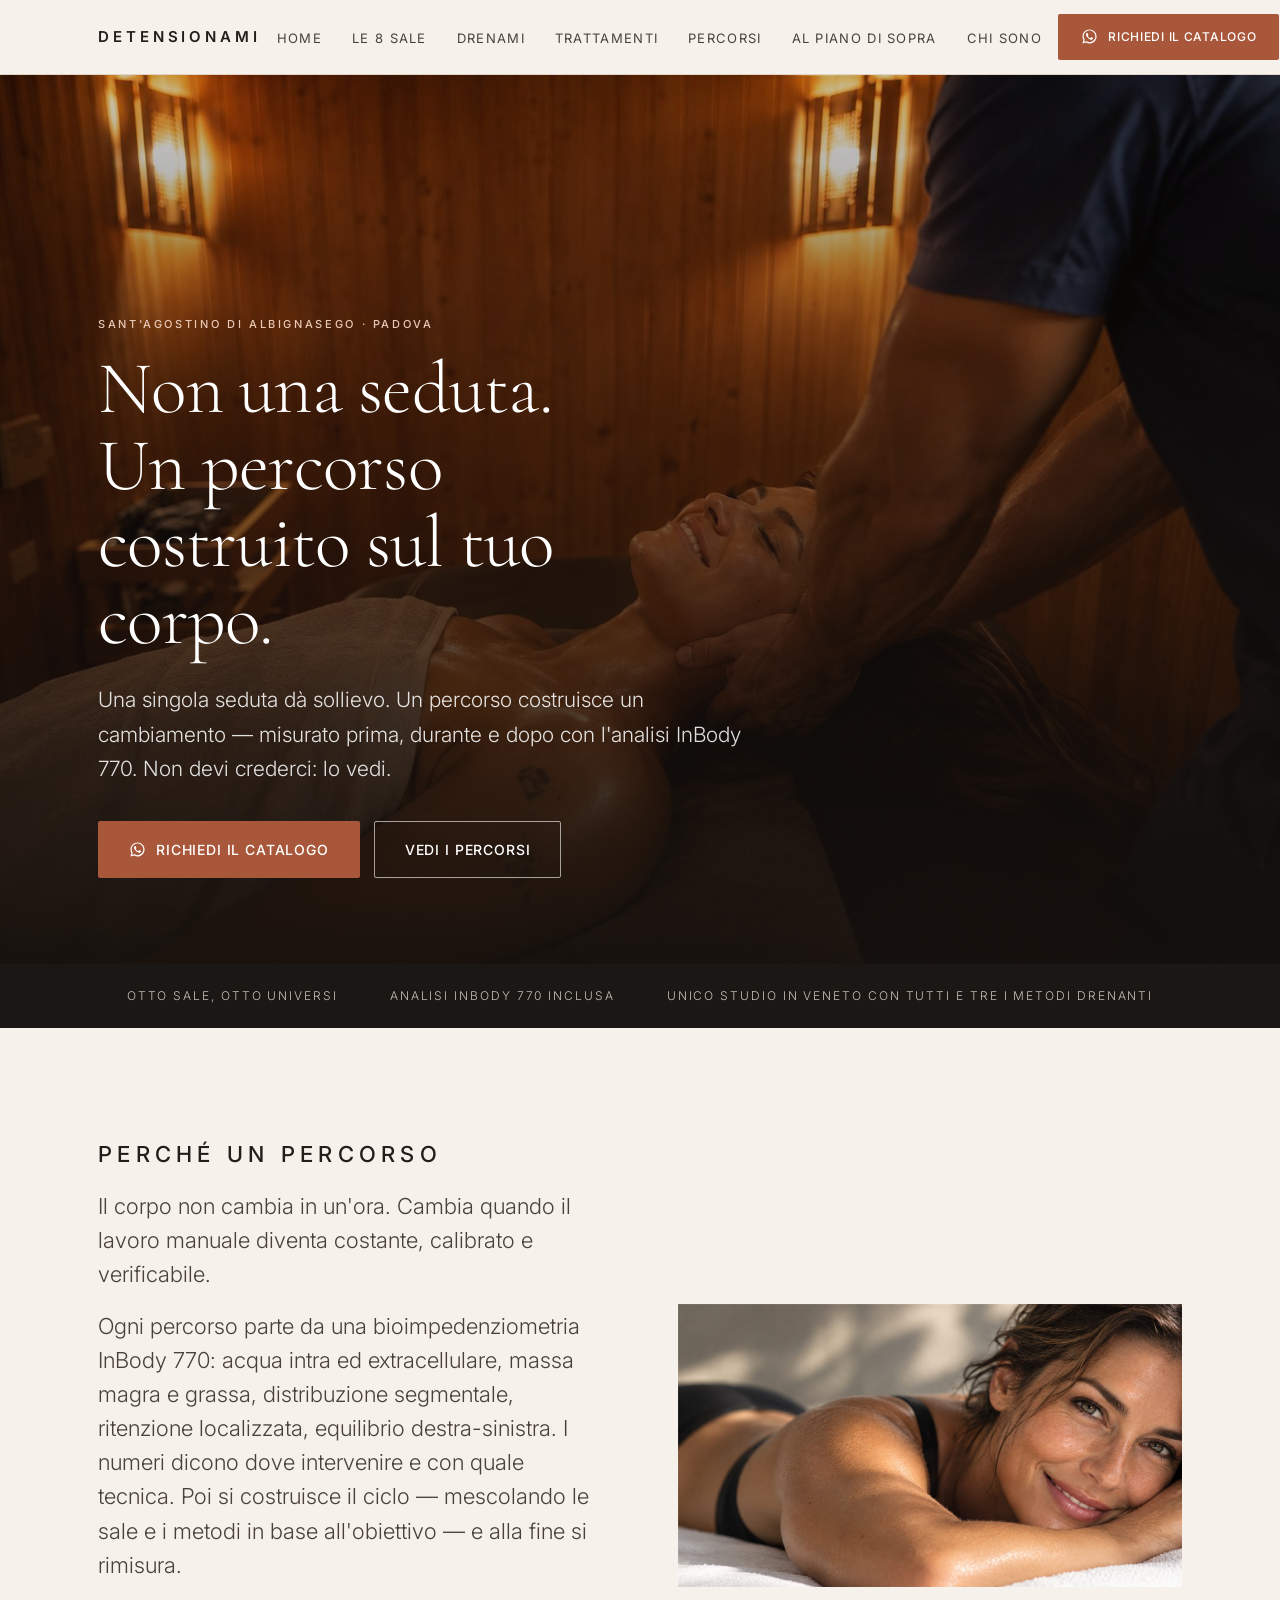
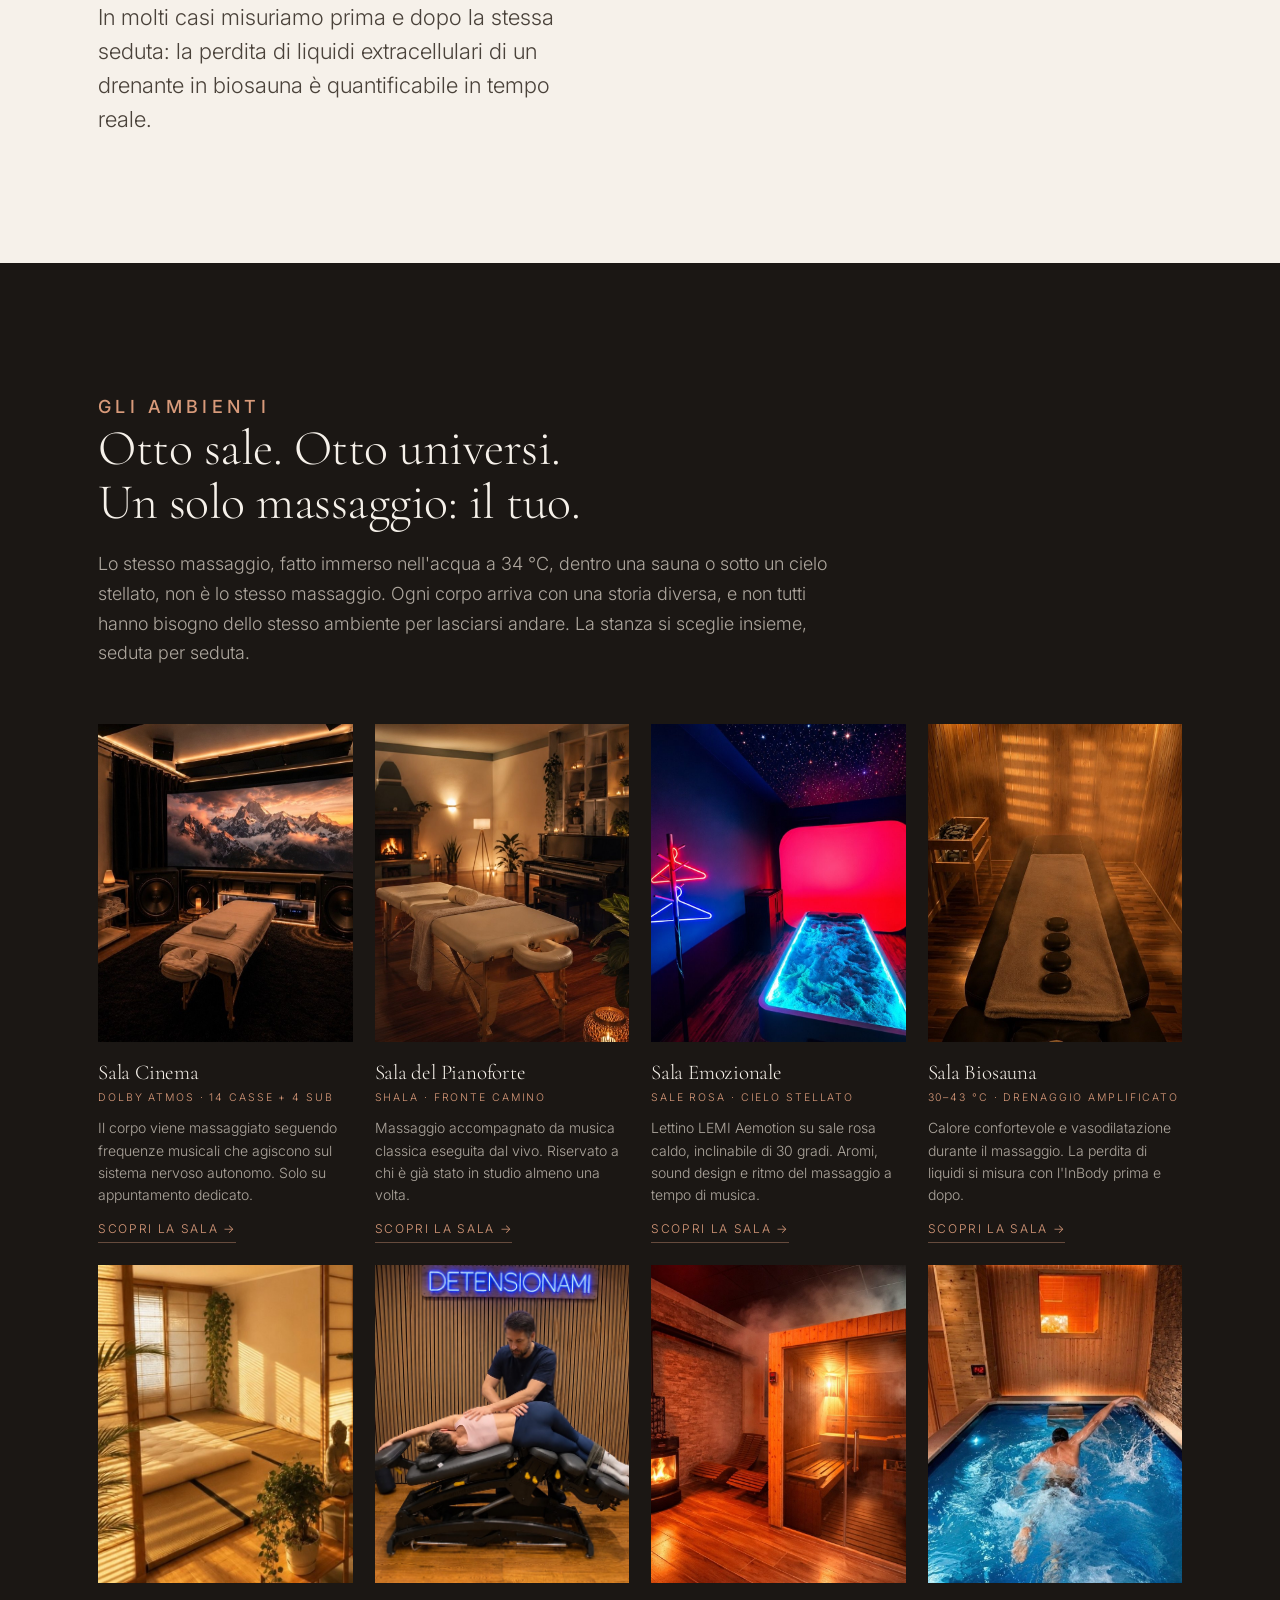
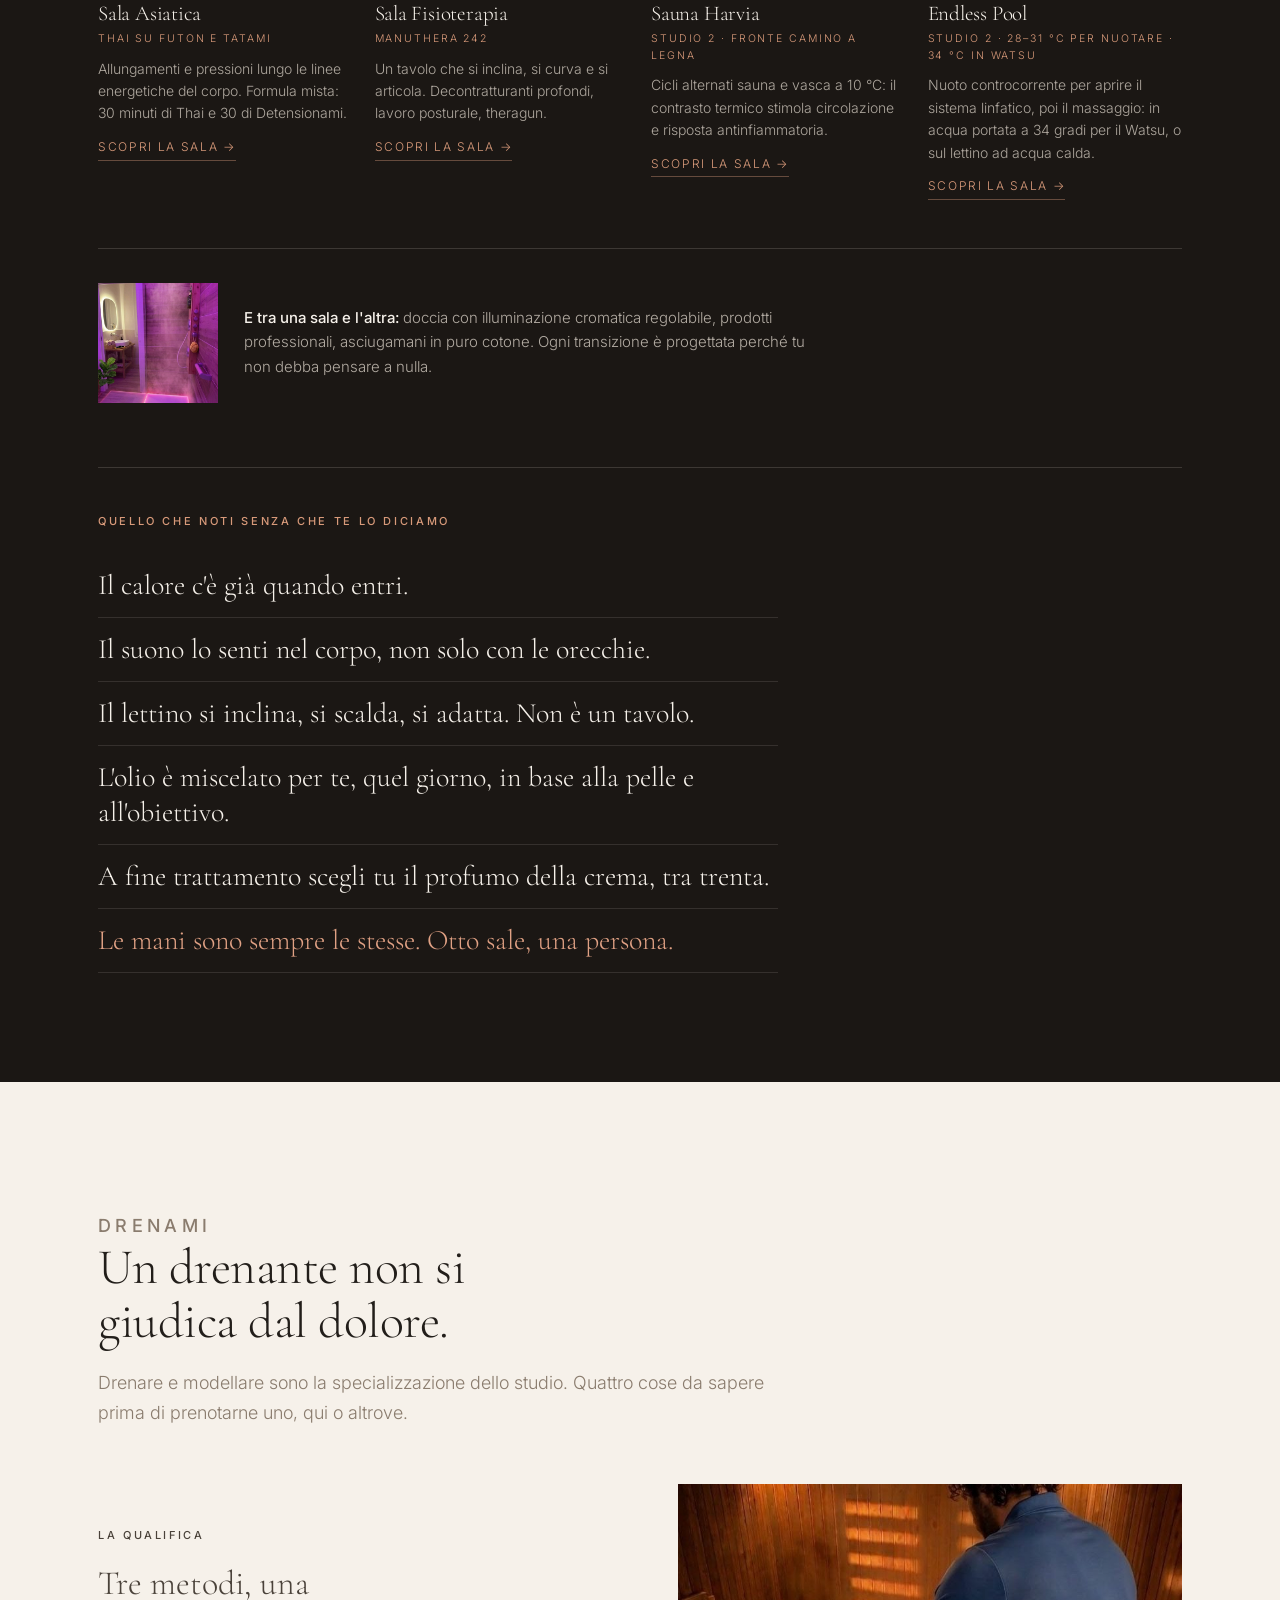
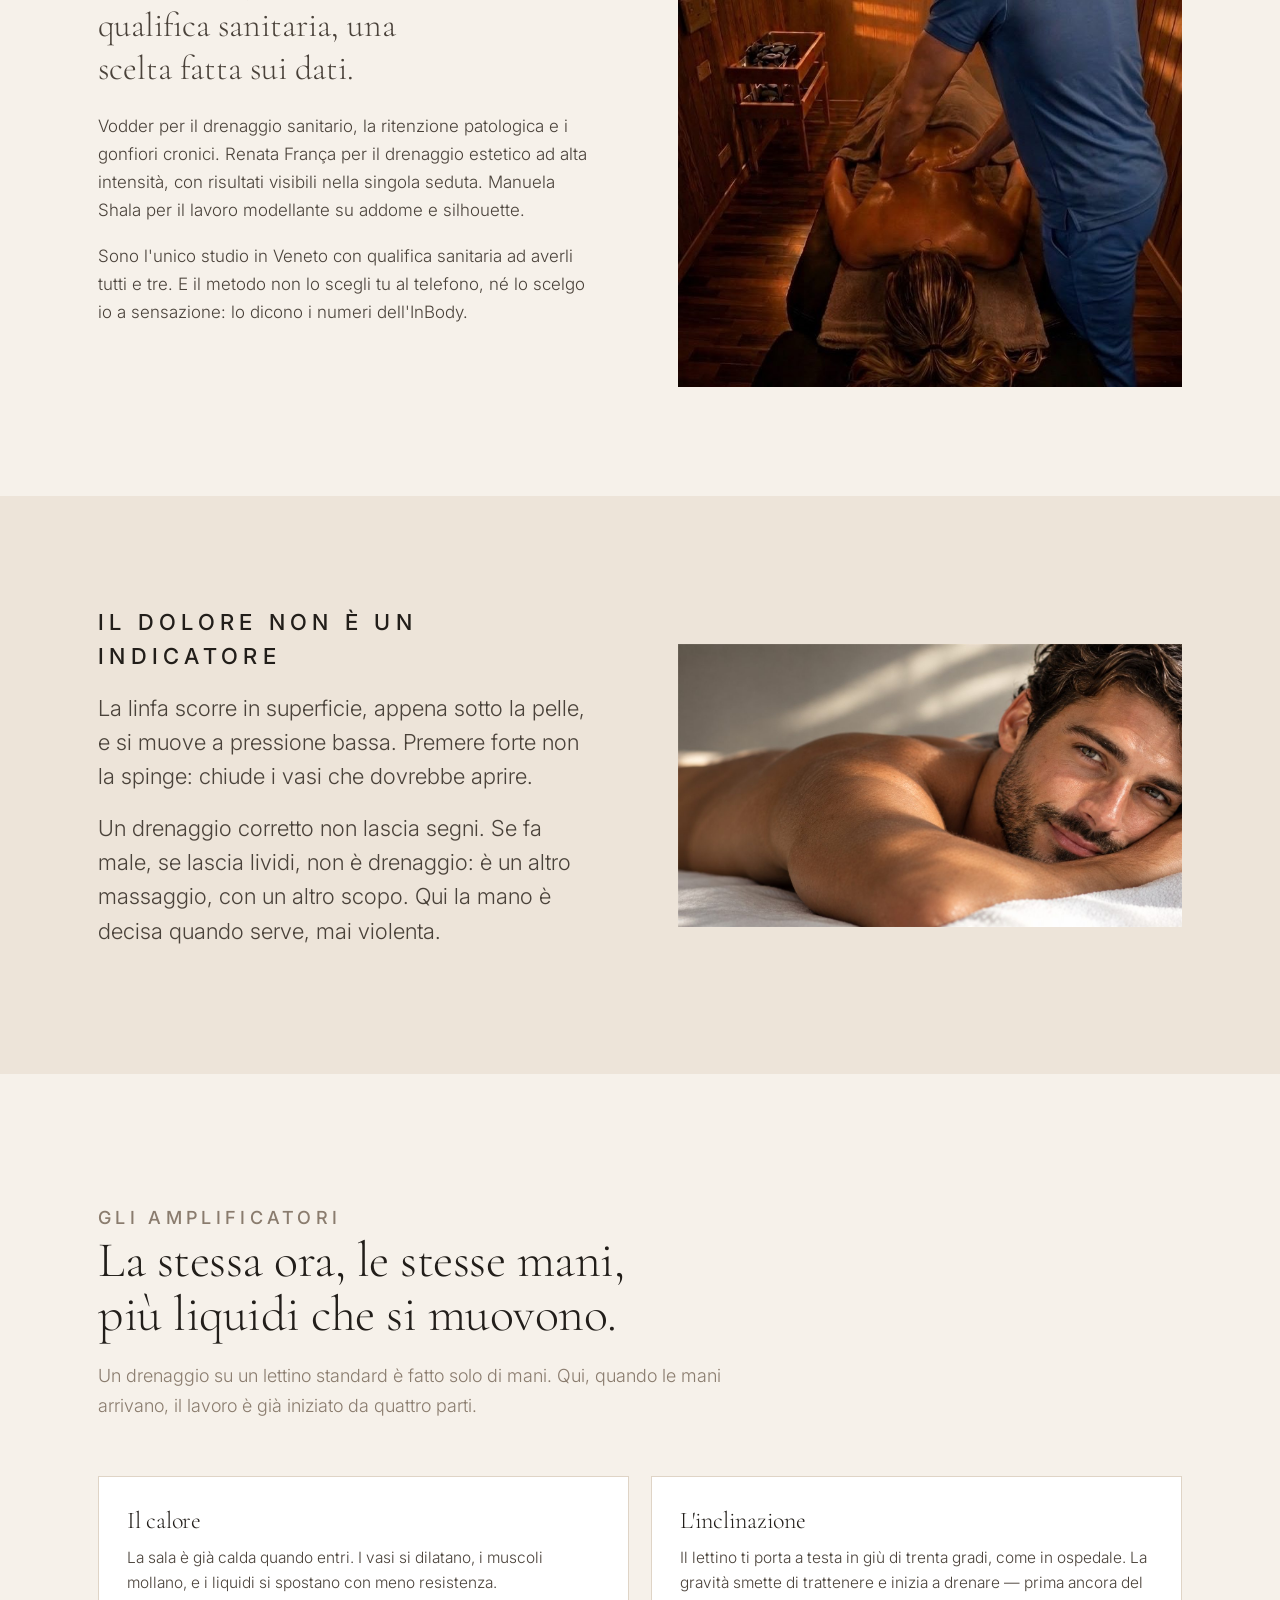
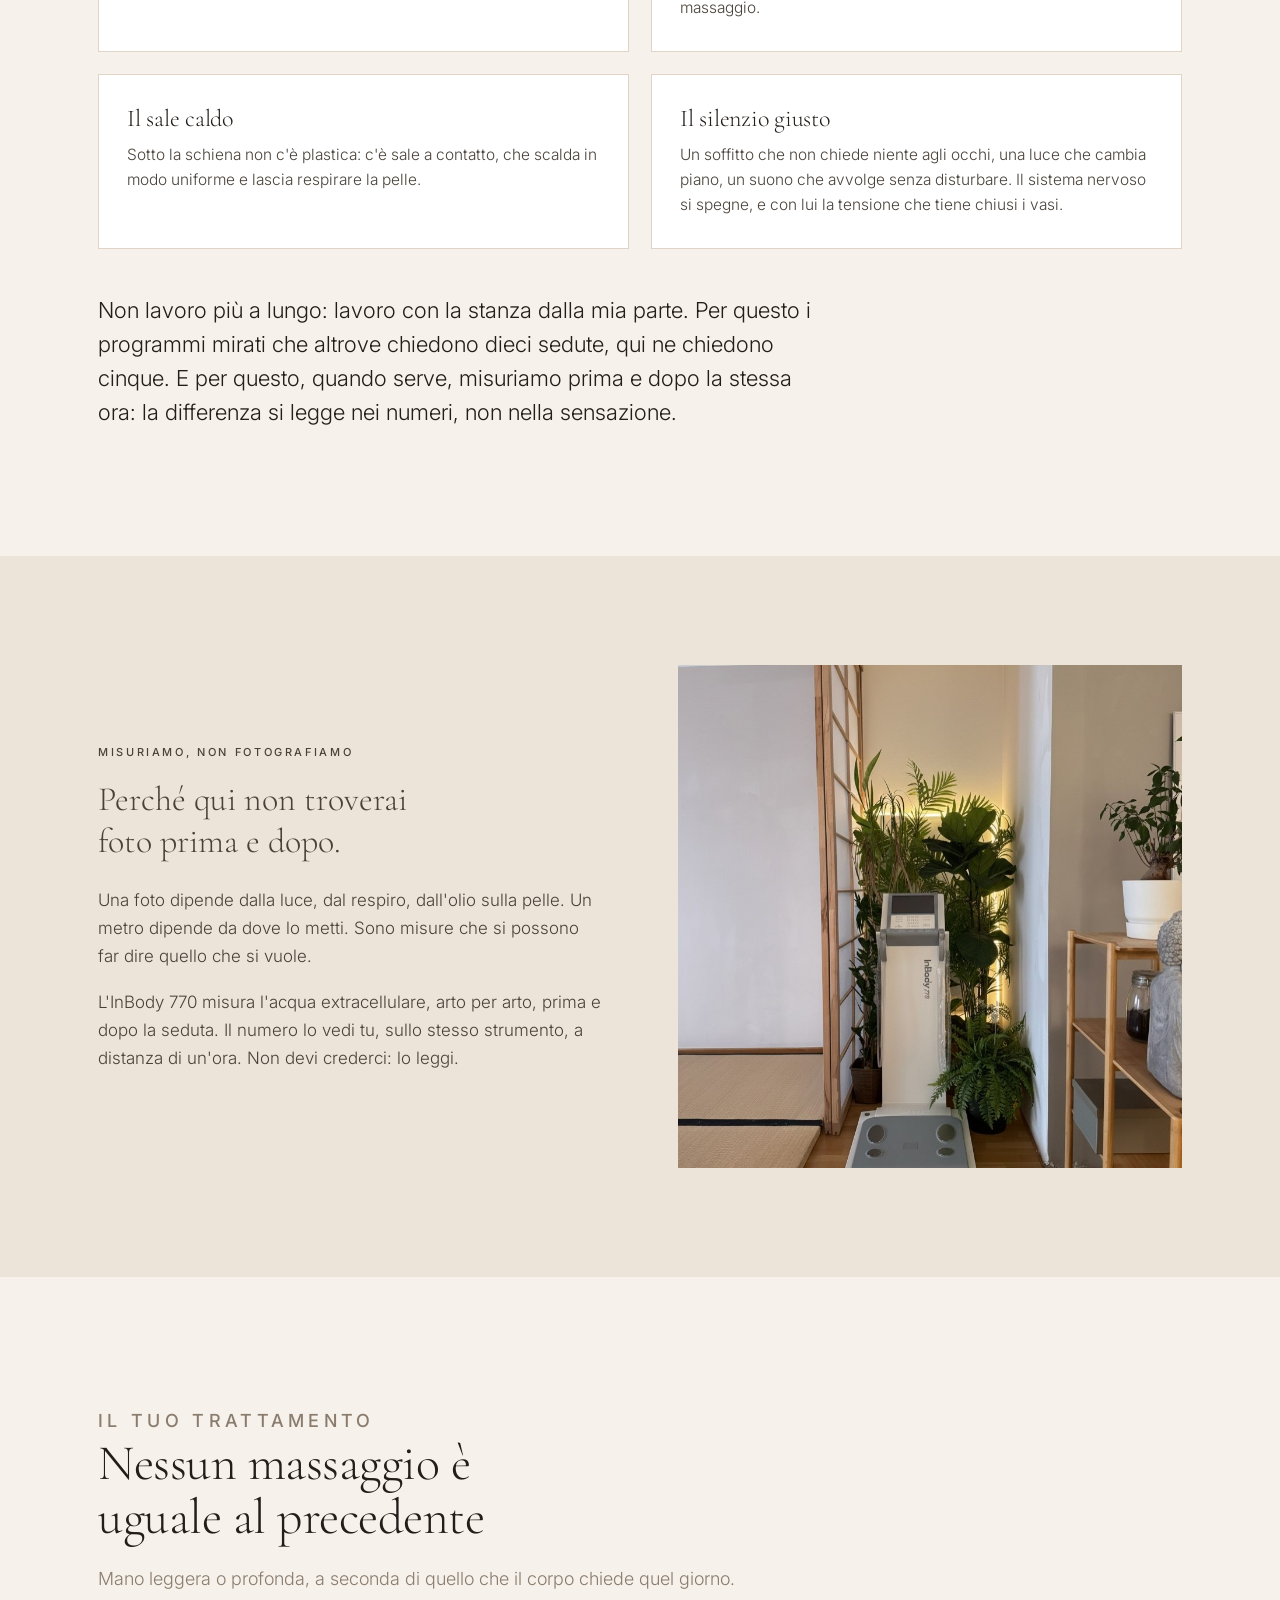
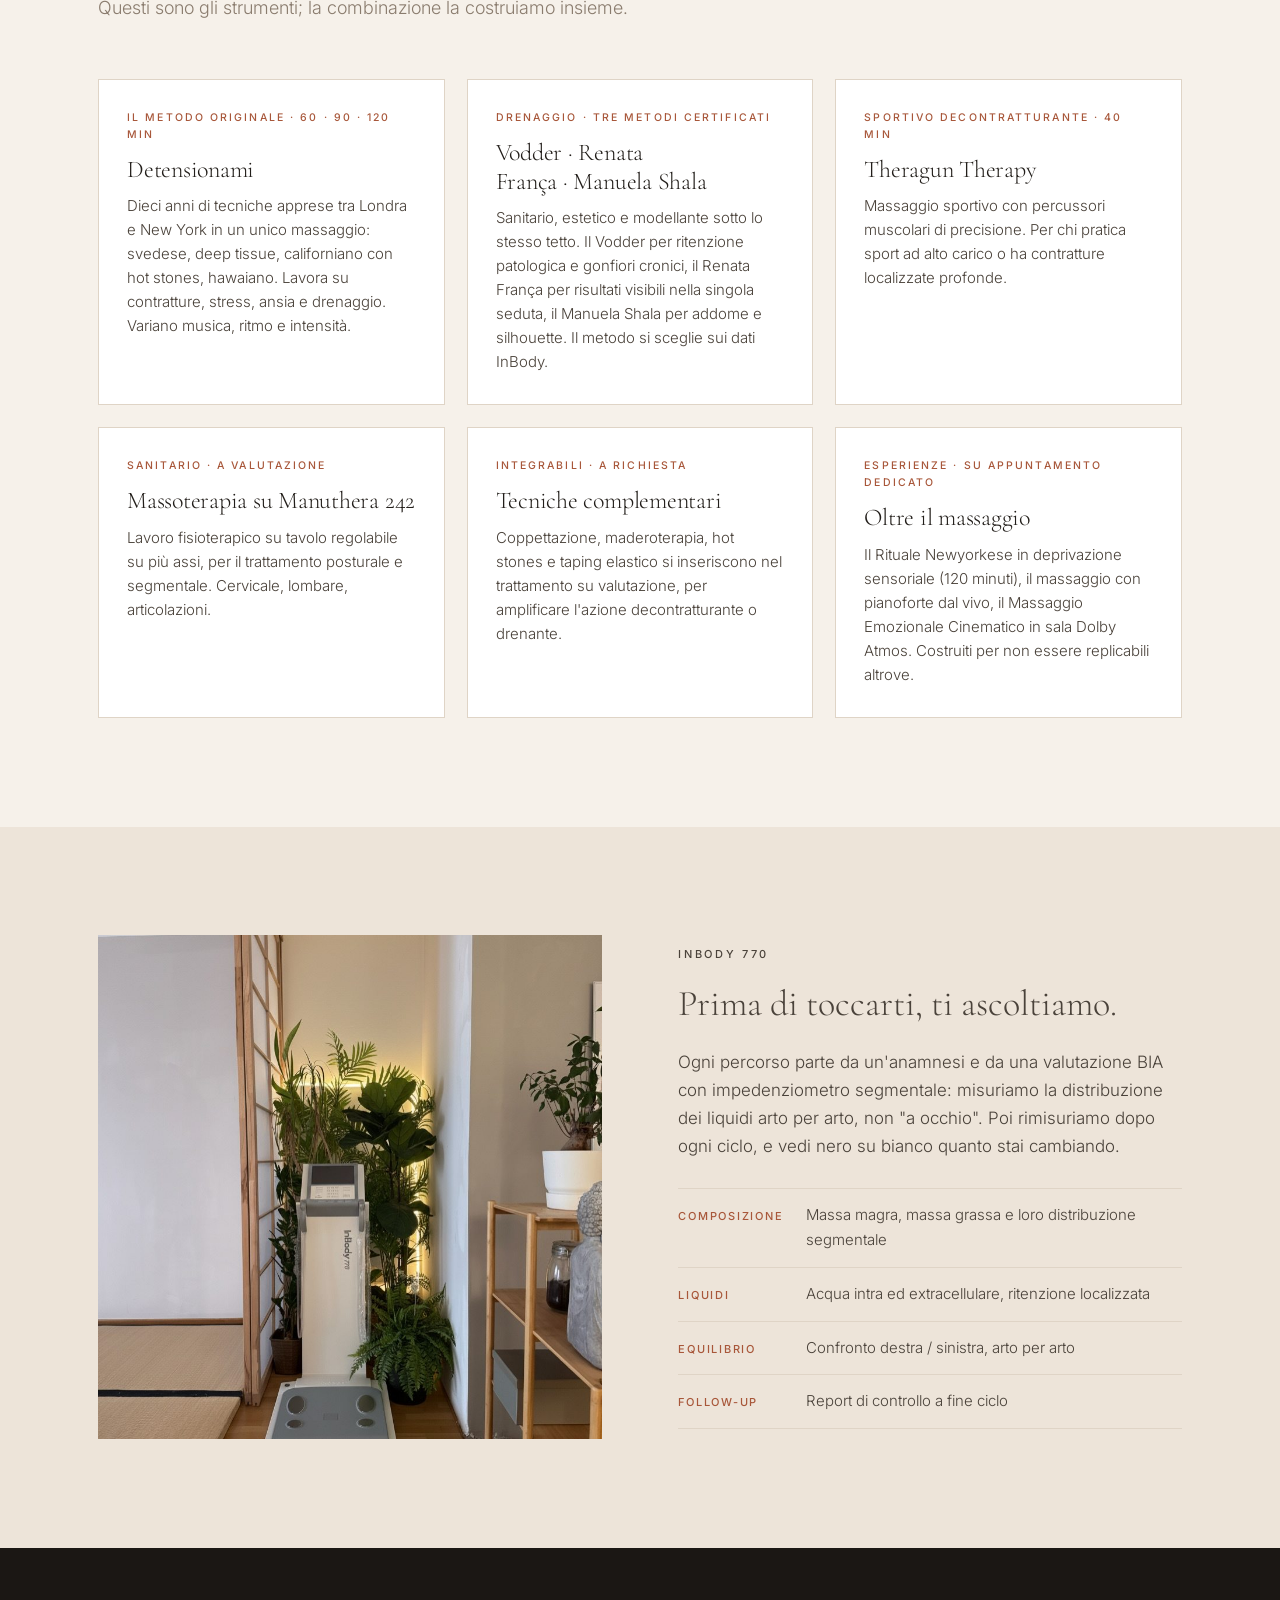
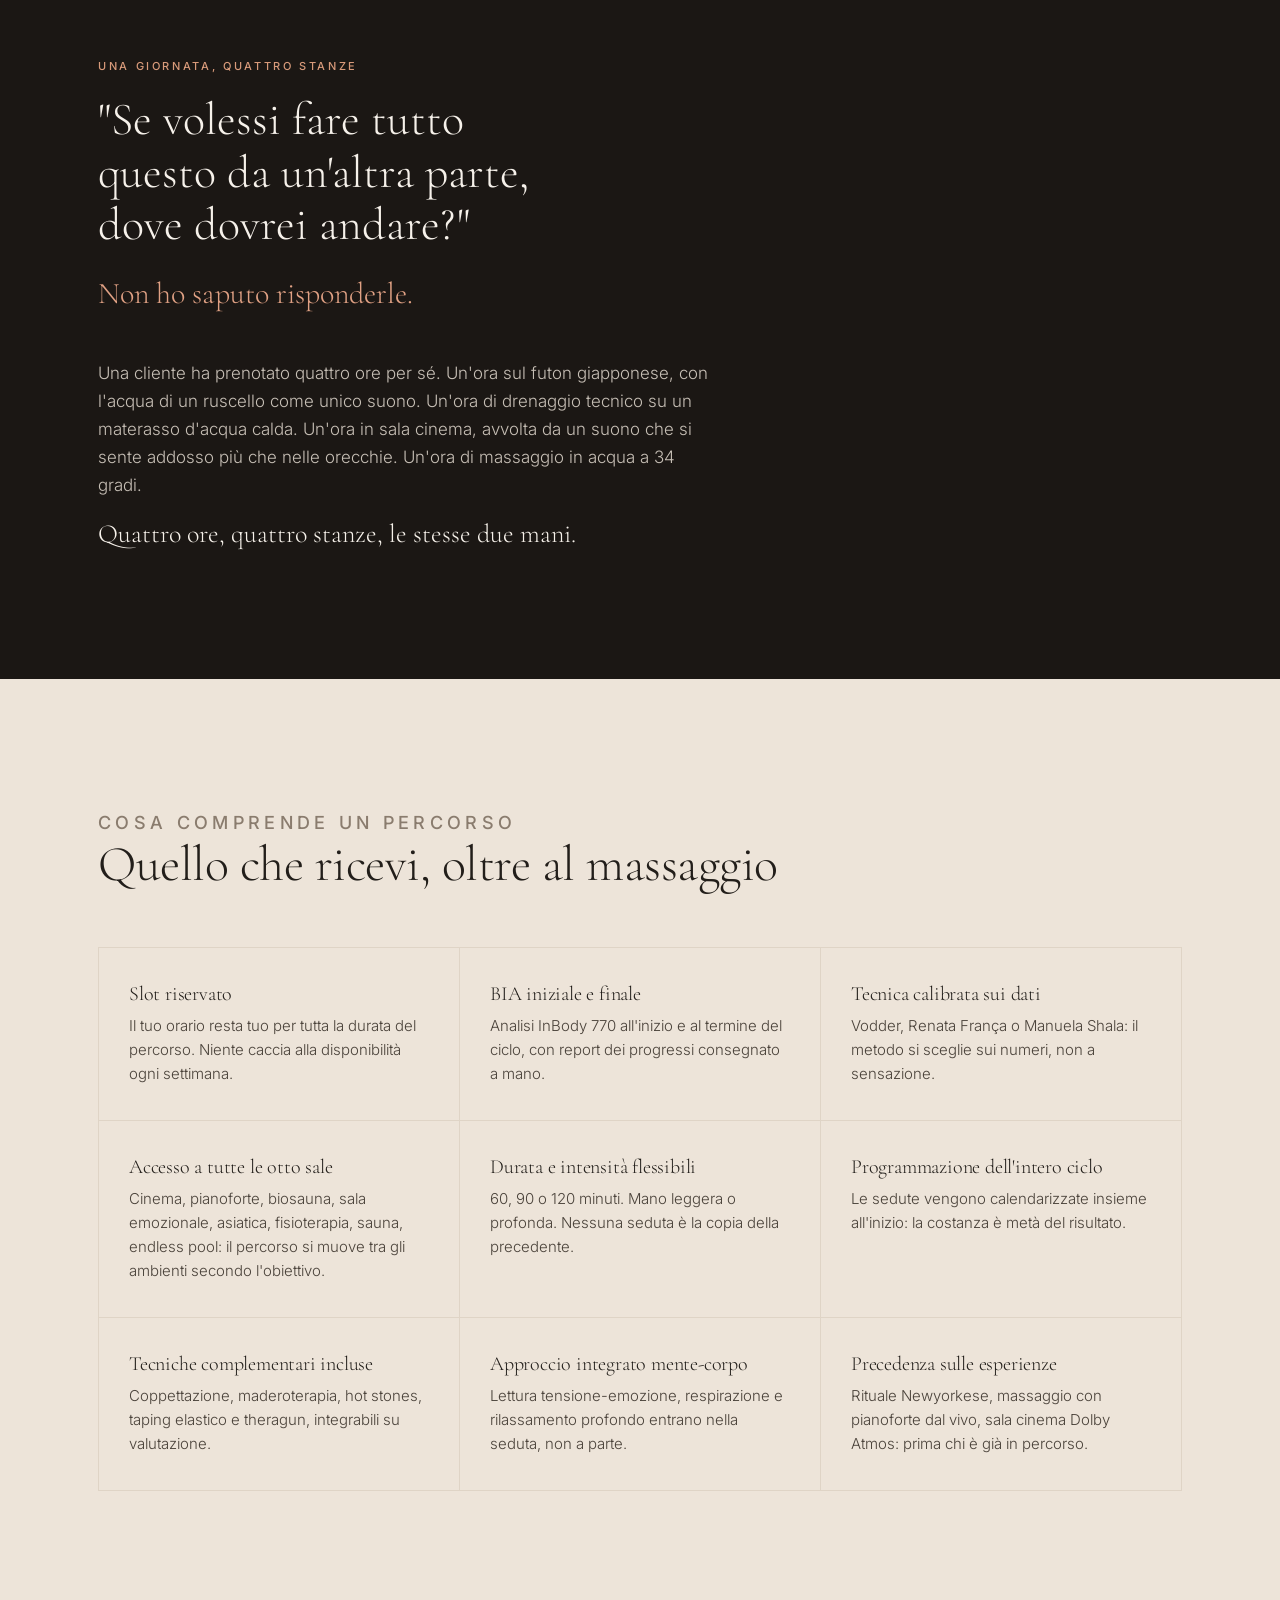
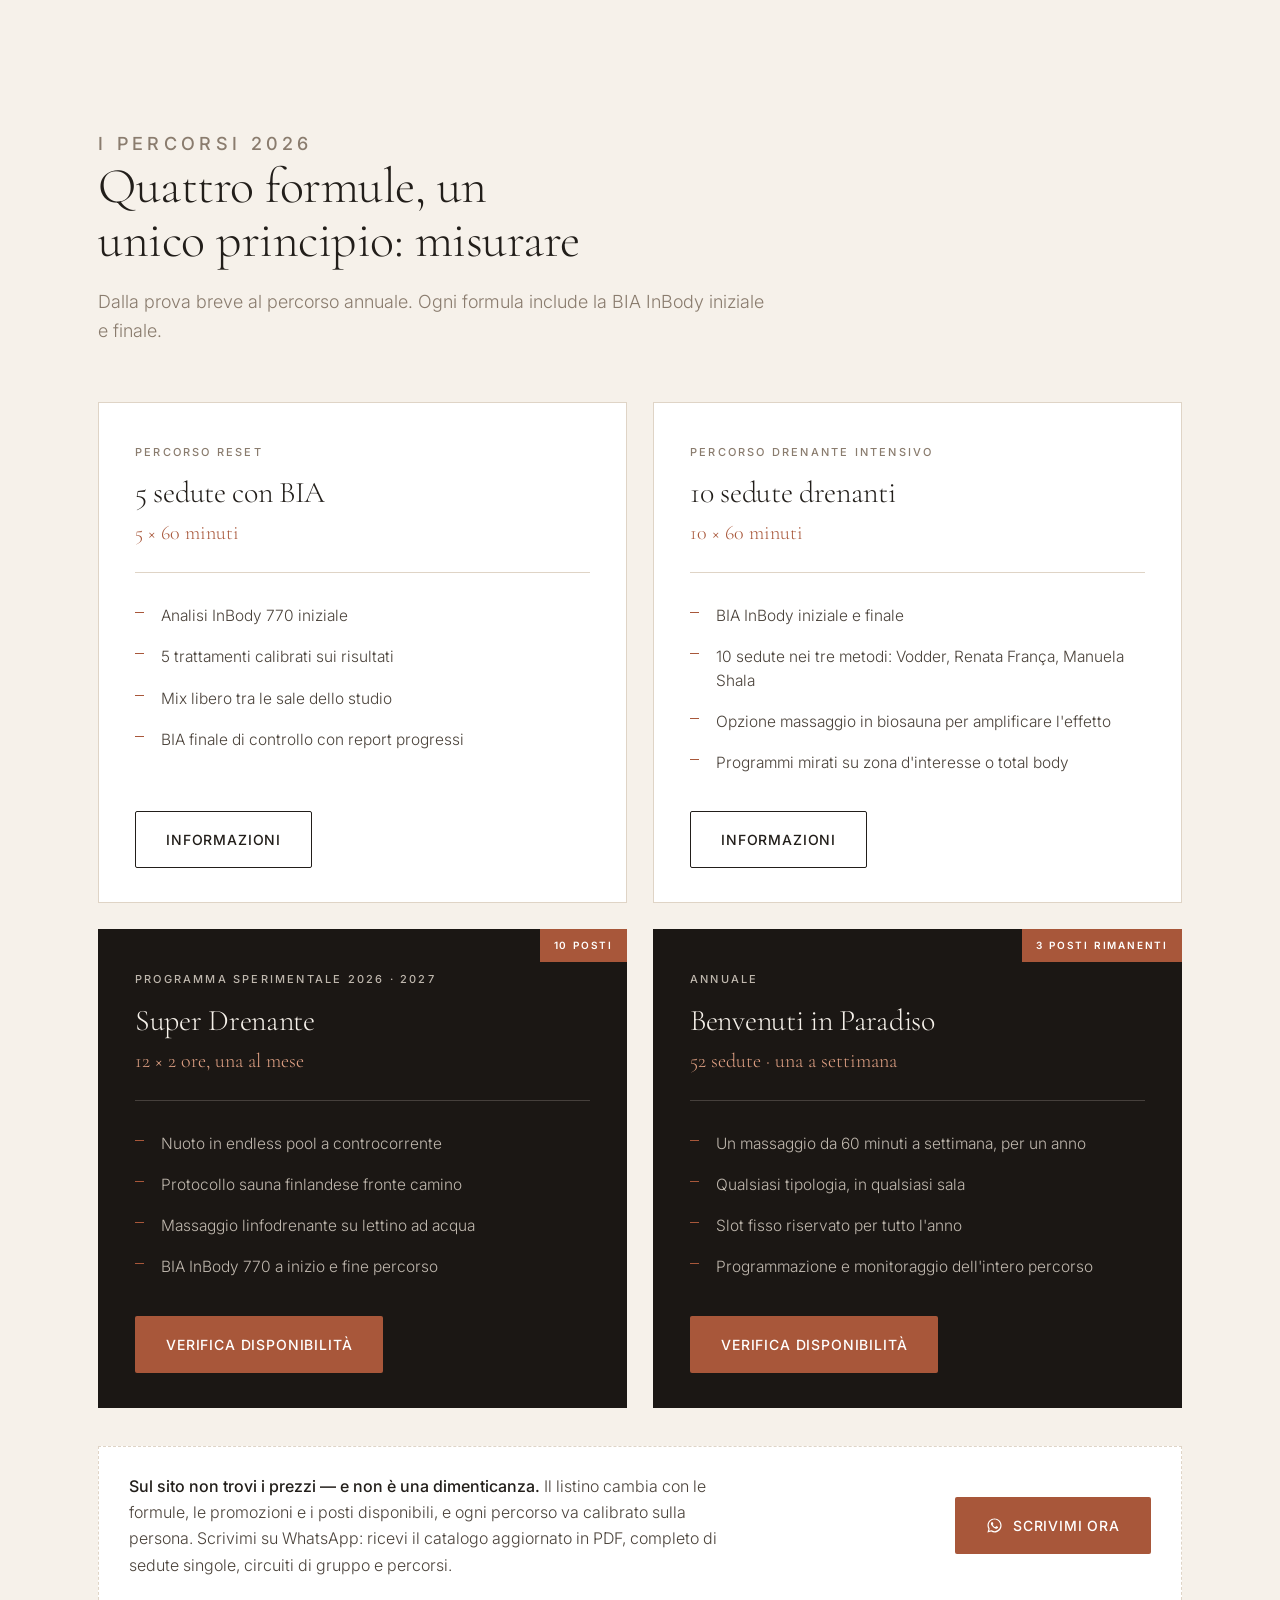
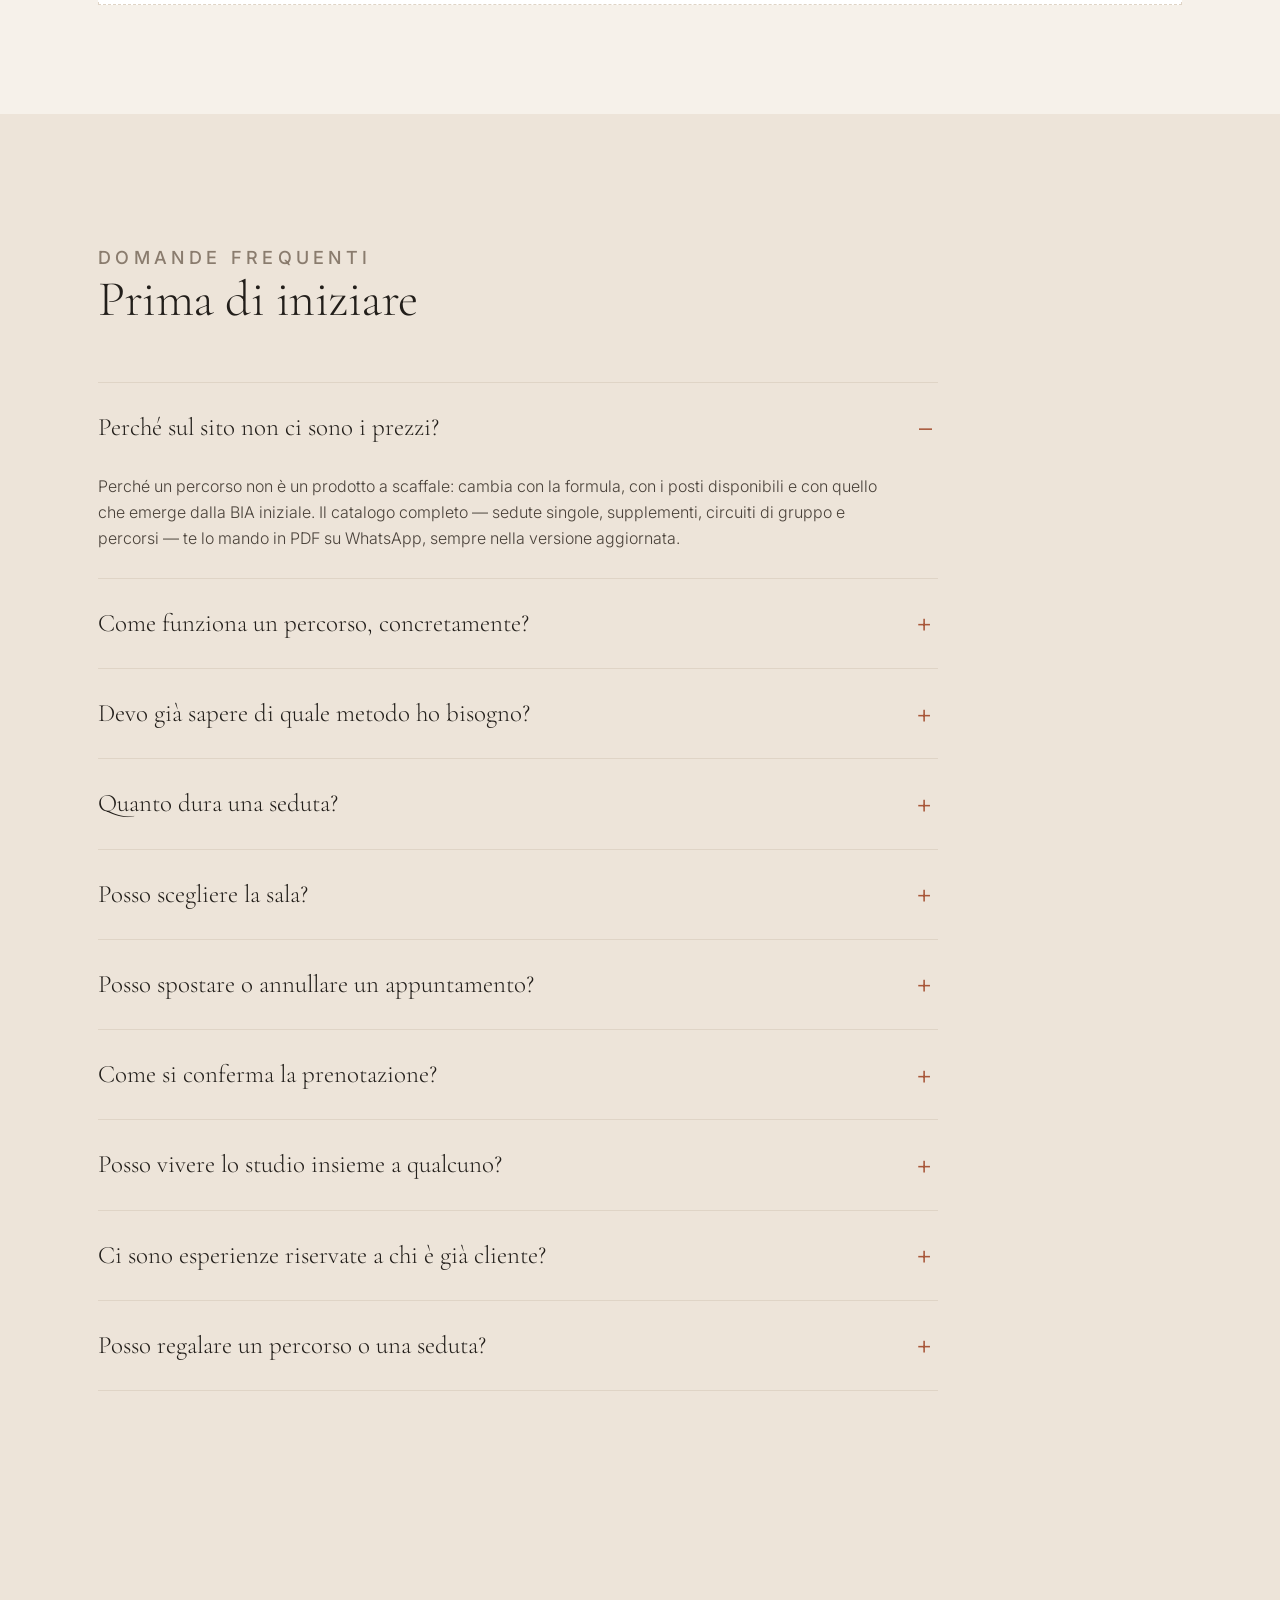
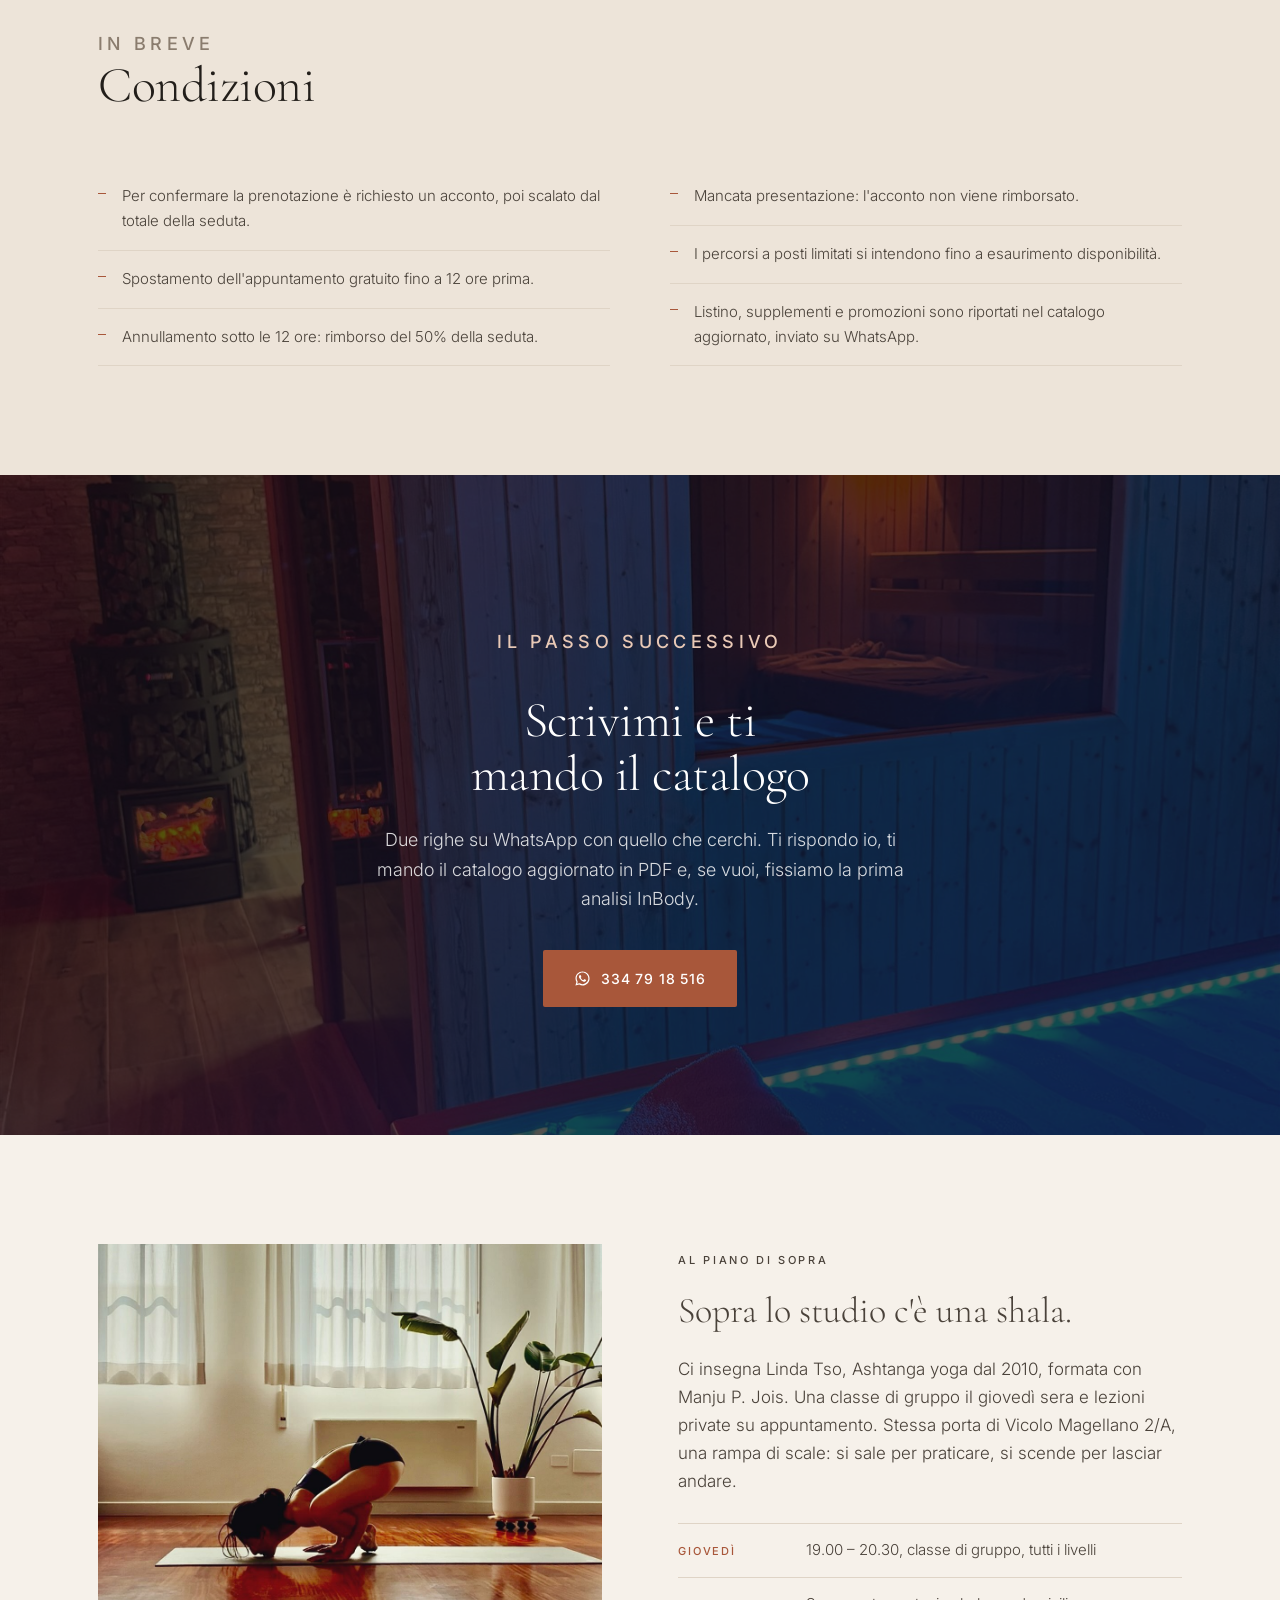
<file: studio/index.html>
<!doctype html><html><head><meta charset=utf8><meta name=viewport content="width=device-width,initial-scale=1"><style>:root{color-scheme:light}body{margin:0;padding:0;font:14px -apple-system,BlinkMacSystemFont,sans-serif;background:#faf9f5;color:#141413}img{max-width:100%}[hidden]:not([hidden=until-found i]){display:none!important}</style><script src="/da.js" defer></script>
</head><body>
<meta name="description" content="Percorsi di massaggio drenante e detensionante a Sant'Agostino di Albignasego, Padova. Otto sale, analisi InBody 770, tre metodi drenanti. Richiedi il catalogo su WhatsApp."><title>Percorsi Detensionami</title>
<link rel="preconnect" href="https://fonts.googleapis.com">
<link rel="preconnect" href="https://fonts.gstatic.com" crossorigin>
<link href="https://fonts.googleapis.com/css2?family=Cormorant+Garamond:wght@300;400;500&family=Inter:wght@300;400;500;600&display=swap" rel="stylesheet">
<link rel="stylesheet" href="studio.css">
<link rel="stylesheet" href="sala.css">
<script src="torna.js" defer></script>



<header class="site-header">
  <div class="wrap nav">
    <a class="logo" href="#home">DETENSIONAMI</a>
    <ul class="nav-links">
      <li><a href="#home">Home</a></li>
      <li><a href="#sale">Le 8 sale</a></li>
      <li><a href="#drenami">Drenami</a></li>
      <li><a href="#trattamenti">Trattamenti</a></li>
      <li><a href="#percorsi">Percorsi</a></li>
      <li><a href="#yoga">Al piano di sopra</a></li>
      <li><a href="#chi-sono">Chi sono</a></li>
    </ul>
    <a class="btn btn-primary" href="https://wa.me/393347918516?text=Ciao%20Nicola%2C%20vorrei%20ricevere%20il%20catalogo%20aggiornato%20dei%20percorsi." target="_blank" rel="noopener">
      <svg class="wa-icon" viewBox="0 0 24 24" fill="currentColor" aria-hidden="true"><path d="M12.04 2C6.58 2 2.13 6.45 2.13 11.91c0 1.75.46 3.45 1.32 4.95L2 22l5.25-1.38a9.9 9.9 0 0 0 4.79 1.22h.01c5.46 0 9.91-4.45 9.91-9.91C21.96 6.45 17.5 2 12.04 2zm0 18.02h-.01a8.2 8.2 0 0 1-4.19-1.15l-.3-.18-3.12.82.83-3.04-.2-.31a8.16 8.16 0 0 1-1.26-4.35c0-4.54 3.7-8.23 8.25-8.23 2.2 0 4.27.86 5.83 2.42a8.18 8.18 0 0 1 2.41 5.82c0 4.54-3.7 8.2-8.24 8.2zm4.52-6.16c-.25-.12-1.47-.72-1.69-.81-.23-.08-.39-.12-.56.13-.16.25-.64.8-.79.97-.14.16-.29.19-.54.06-.25-.12-1.05-.39-1.99-1.23-.74-.66-1.24-1.47-1.38-1.72-.15-.25-.02-.38.11-.51.11-.11.25-.29.37-.43.13-.15.17-.25.25-.41.08-.17.04-.31-.02-.43-.06-.12-.56-1.35-.77-1.85-.2-.48-.4-.42-.56-.43h-.47c-.17 0-.43.06-.66.31-.23.25-.87.85-.87 2.07s.89 2.4 1.02 2.57c.12.17 1.75 2.67 4.24 3.75.59.26 1.05.41 1.41.52.59.19 1.13.16 1.56.1.48-.07 1.47-.6 1.68-1.18.21-.58.21-1.07.14-1.18-.06-.11-.22-.17-.47-.29z"/></svg>
      <span>Richiedi il catalogo</span>
    </a>
    <button class="menu-btn" id="menuBtn" type="button" aria-expanded="false" aria-controls="menu"><span class="bars" aria-hidden="true"></span>Menu</button>
  </div>
</header>

<nav class="menu" id="menu" aria-label="Menu principale">
  <button class="menu-close" id="menuClose" type="button" aria-label="Chiudi menu">×</button>
  <ol>
    <li><a href="#home"><small>01</small>Home</a></li>
    <li><a href="#sale"><small>02</small>Le 8 sale</a></li>
    <li><a href="#drenami"><small>03</small>Drenami</a></li>
    <li><a href="#trattamenti"><small>04</small>Il tuo trattamento</a></li>
    <li><a href="#percorsi"><small>05</small>Percorsi</a></li>
    <li><a href="#yoga"><small>06</small>Al piano di sopra: yoga</a></li>
    <li><a href="#chi-sono"><small>07</small>Chi sono &amp; contatti</a></li>
  </ol>
  <div class="menu-foot">
    Sant'Agostino di Albignasego · Padova<br>
    <a href="https://wa.me/393347918516" target="_blank" rel="noopener">WhatsApp 334 79 18 516</a> · <a href="https://www.instagram.com/detensionami/" target="_blank" rel="noopener">@detensionami</a>
  </div>
</nav>

<main>

<!-- ================= PAGE 1 · HOME ================= -->
<div class="page" id="home">

  <section class="hero">
    <img src="img/hero-viso.jpg" alt="Una cliente sorride a occhi chiusi durante un massaggio al collo nella sala biosauna">
    <div class="wrap">
      <p class="eyebrow">Sant'Agostino di Albignasego · Padova</p>
      <h1>Non una seduta.<br>Un percorso costruito sul tuo corpo.</h1>
      <p class="lede">
        Una singola seduta dà sollievo. Un percorso costruisce un cambiamento —
        misurato prima, durante e dopo con l'analisi InBody 770. Non devi crederci: lo vedi.
      </p>
      <div class="hero-cta">
        <a class="btn btn-primary" href="https://wa.me/393347918516?text=Ciao%20Nicola%2C%20vorrei%20ricevere%20il%20catalogo%20aggiornato%20dei%20percorsi." target="_blank" rel="noopener">
          <svg class="wa-icon" viewBox="0 0 24 24" fill="currentColor" aria-hidden="true"><path d="M12.04 2C6.58 2 2.13 6.45 2.13 11.91c0 1.75.46 3.45 1.32 4.95L2 22l5.25-1.38a9.9 9.9 0 0 0 4.79 1.22h.01c5.46 0 9.91-4.45 9.91-9.91C21.96 6.45 17.5 2 12.04 2zm0 18.02h-.01a8.2 8.2 0 0 1-4.19-1.15l-.3-.18-3.12.82.83-3.04-.2-.31a8.16 8.16 0 0 1-1.26-4.35c0-4.54 3.7-8.23 8.25-8.23 2.2 0 4.27.86 5.83 2.42a8.18 8.18 0 0 1 2.41 5.82c0 4.54-3.7 8.2-8.24 8.2zm4.52-6.16c-.25-.12-1.47-.72-1.69-.81-.23-.08-.39-.12-.56.13-.16.25-.64.8-.79.97-.14.16-.29.19-.54.06-.25-.12-1.05-.39-1.99-1.23-.74-.66-1.24-1.47-1.38-1.72-.15-.25-.02-.38.11-.51.11-.11.25-.29.37-.43.13-.15.17-.25.25-.41.08-.17.04-.31-.02-.43-.06-.12-.56-1.35-.77-1.85-.2-.48-.4-.42-.56-.43h-.47c-.17 0-.43.06-.66.31-.23.25-.87.85-.87 2.07s.89 2.4 1.02 2.57c.12.17 1.75 2.67 4.24 3.75.59.26 1.05.41 1.41.52.59.19 1.13.16 1.56.1.48-.07 1.47-.6 1.68-1.18.21-.58.21-1.07.14-1.18-.06-.11-.22-.17-.47-.29z"/></svg>
          <span>Richiedi il catalogo</span>
        </a>
        <a class="btn btn-light" href="#percorsi">Vedi i percorsi</a>
      </div>
    </div>
  </section>

  <div class="strip">
    <div class="wrap">
      <span>Otto sale, otto universi</span>
      <span>Analisi InBody 770 inclusa</span>
      <span>Unico studio in Veneto con tutti e tre i metodi drenanti</span>
    </div>
  </div>

  <section id="metodo">
    <div class="wrap">
      <div class="split">
      <div class="split-body intro">
        <p class="eyebrow">Perché un percorso</p>
        <p>
          Il corpo non cambia in un'ora. Cambia quando il lavoro manuale diventa
          costante, calibrato e verificabile.
        </p>
        <p>
          Ogni percorso parte da una bioimpedenziometria InBody 770: acqua intra ed
          extracellulare, massa magra e grassa, distribuzione segmentale, ritenzione
          localizzata, equilibrio destra-sinistra. I numeri dicono dove intervenire e
          con quale tecnica. Poi si costruisce il ciclo — mescolando le sale e i metodi
          in base all'obiettivo — e alla fine si rimisura.
        </p>
        <p>
          In molti casi misuriamo prima e dopo la stessa seduta: la perdita di liquidi
          extracellulari di un drenante in biosauna è quantificabile in tempo reale.
        </p>
      </div>
      <div class="split-media"><img src="img/relax-donna.jpg" alt="Una donna sdraiata sul lettino sorride, rilassata, nella luce del mattino"></div>
      </div>
    </div>
  </section>

  <section class="explore mobile-only">
    <div class="wrap">
      <p class="eyebrow">Esplora</p>
      <div class="tiles">
        <a class="tile wide" href="#sale"><img src="img/cinema.jpg" alt=""><small>02</small><span>Le 8 sale</span></a>
        <a class="tile" href="#drenami"><img src="img/emozionale.jpg" alt=""><small>03</small><span>Drenami</span></a>
        <a class="tile" href="#trattamenti"><img src="img/biosauna-trattamento.jpg" alt=""><small>04</small><span>Il tuo trattamento</span></a>
        <a class="tile" href="#percorsi"><img src="img/sauna-vasca.jpg" alt=""><small>05</small><span>Percorsi</span></a>
        <a class="tile wide" href="#yoga"><img src="img/yoga-shala.jpg" alt="" style="object-position:center 70%"><small>06</small><span>Al piano di sopra: yoga con Linda</span></a>
        <a class="tile wide" href="#chi-sono"><img src="img/nicola-ritratto.jpg" alt=""><small>07</small><span>Chi sono &amp; contatti</span></a>
      </div>
    </div>
  </section>

  <div class="page-next"><a href="#sale"><small>Pagina 2 di 7</small>Le 8 sale →</a></div>
</div>

<!-- ================= PAGE 2 · LE 8 SALE ================= -->
<div class="page" id="sale">

  <section class="sale">
    <div class="wrap">
      <div class="section-head">
        <p class="eyebrow" style="color:#D89A7A">Gli ambienti</p>
        <h2>Otto sale. Otto universi. Un solo massaggio: il tuo.</h2>
        <p>
          Lo stesso massaggio, fatto immerso nell'acqua a 34 °C, dentro una sauna o sotto
          un cielo stellato, non è lo stesso massaggio. Ogni corpo arriva con una storia
          diversa, e non tutti hanno bisogno dello stesso ambiente per lasciarsi andare.
          La stanza si sceglie insieme, seduta per seduta.
        </p>
      </div>
      <div class="room-grid">

        <div class="room">
          <img src="img/cinema.jpg" alt="Sala cinema con lettino da massaggio davanti allo schermo, casse e subwoofer">
          <h3><a href="sale/cinema.html">Sala Cinema</a></h3>
          <p class="room-tag">Dolby Atmos · 14 casse + 4 sub</p>
          <p>Il corpo viene massaggiato seguendo frequenze musicali che agiscono sul sistema nervoso autonomo. Solo su appuntamento dedicato.</p>
          <a class="room-link" href="sale/cinema.html">Scopri la sala →</a>
        </div>

        <div class="room">
          <img src="img/pianoforte.jpg" alt="Sala con pianoforte, camino acceso, candele e lettino da massaggio">
          <h3><a href="sale/pianoforte.html">Sala del Pianoforte</a></h3>
          <p class="room-tag">Shala · fronte camino</p>
          <p>Massaggio accompagnato da musica classica eseguita dal vivo. Riservato a chi è già stato in studio almeno una volta.</p>
          <a class="room-link" href="sale/pianoforte.html">Scopri la sala →</a>
        </div>

        <div class="room">
          <img src="img/emozionale.jpg" alt="Sala emozionale con lettino su sale rosa illuminato, pannello rosso e cielo stellato">
          <h3><a href="sale/emozionale.html">Sala Emozionale</a></h3>
          <p class="room-tag">Sale rosa · cielo stellato</p>
          <p>Lettino LEMI Aemotion su sale rosa caldo, inclinabile di 30 gradi. Aromi, sound design e ritmo del massaggio a tempo di musica.</p>
          <a class="room-link" href="sale/emozionale.html">Scopri la sala →</a>
        </div>

        <div class="room">
          <img src="img/biosauna-stones.jpg" alt="Cabina biosauna in legno con lettino e pietre calde">
          <h3><a href="sale/biosauna.html">Sala Biosauna</a></h3>
          <p class="room-tag">30–43 °C · drenaggio amplificato</p>
          <p>Calore confortevole e vasodilatazione durante il massaggio. La perdita di liquidi si misura con l'InBody prima e dopo.</p>
          <a class="room-link" href="sale/biosauna.html">Scopri la sala →</a>
        </div>

        <div class="room">
          <img src="img/asiatica-luce.jpg" alt="Sala asiatica con pareti shoji, tatami e futon nella luce del mattino">
          <h3><a href="sale/asiatica.html">Sala Asiatica</a></h3>
          <p class="room-tag">Thai su futon e tatami</p>
          <p>Allungamenti e pressioni lungo le linee energetiche del corpo. Formula mista: 30 minuti di Thai e 30 di Detensionami.</p>
          <a class="room-link" href="sale/asiatica.html">Scopri la sala →</a>
        </div>

        <div class="room">
          <img src="img/nicola.jpg" alt="Trattamento fisioterapico sul tavolo Manuthera 242 sotto l'insegna al neon Detensionami">
          <h3><a href="sale/fisioterapia.html">Sala Fisioterapia</a></h3>
          <p class="room-tag">Manuthera 242</p>
          <p>Un tavolo che si inclina, si curva e si articola. Decontratturanti profondi, lavoro posturale, theragun.</p>
          <a class="room-link" href="sale/fisioterapia.html">Scopri la sala →</a>
        </div>

        <div class="room">
          <img src="img/sauna-vapore.jpg" alt="Sauna finlandese Harvia con vapore, davanti a un camino a legna acceso">
          <h3><a href="sale/sauna.html">Sauna Harvia</a></h3>
          <p class="room-tag">Studio 2 · fronte camino a legna</p>
          <p>Cicli alternati sauna e vasca a 10 °C: il contrasto termico stimola circolazione e risposta antinfiammatoria.</p>
          <a class="room-link" href="sale/sauna.html">Scopri la sala →</a>
        </div>

        <div class="room">
          <img src="img/pool-nuoto.jpg" alt="Nuotata controcorrente nell'endless pool dello Studio 2">
          <h3><a href="sale/endless-pool.html">Endless Pool</a></h3>
          <p class="room-tag">Studio 2 · 28–31 °C per nuotare · 34 °C in Watsu</p>
          <p>Nuoto controcorrente per aprire il sistema linfatico, poi il massaggio: in acqua portata a 34 gradi per il Watsu, o sul lettino ad acqua calda.</p>
          <a class="room-link" href="sale/endless-pool.html">Scopri la sala →</a>
        </div>

      </div>

      <div class="room-note">
        <img src="img/doccia.jpg" alt="Doccia con illuminazione cromatica viola e vapore">
        <p><b>E tra una sala e l'altra:</b> doccia con illuminazione cromatica regolabile, prodotti professionali, asciugamani in puro cotone. Ogni transizione è progettata perché tu non debba pensare a nulla.</p>
      </div>

      <div class="notice">
        <p class="eyebrow" style="color:#D89A7A">Quello che noti senza che te lo diciamo</p>
        <ul>
          <li>Il calore c'è già quando entri.</li>
          <li>Il suono lo senti nel corpo, non solo con le orecchie.</li>
          <li>Il lettino si inclina, si scalda, si adatta. Non è un tavolo.</li>
          <li>L'olio è miscelato per te, quel giorno, in base alla pelle e all'obiettivo.</li>
          <li>A fine trattamento scegli tu il profumo della crema, tra trenta.</li>
          <li>Le mani sono sempre le stesse. Otto sale, una persona.</li>
        </ul>
      </div>
    </div>
  </section>

  <div class="page-next on-dark"><a href="#drenami"><small>Pagina 3 di 7</small>Drenami →</a></div>
</div>

<!-- ================= PAGE 3 · DRENAMI ================= -->
<div class="page" id="drenami">

  <section>
    <div class="wrap">
      <div class="section-head">
        <p class="eyebrow">Drenami</p>
        <h2>Un drenante non si giudica dal dolore.</h2>
        <p>Drenare e modellare sono la specializzazione dello studio. Quattro cose da sapere prima di prenotarne uno, qui o altrove.</p>
      </div>
      <div class="split">
        <div class="split-body">
          <p class="eyebrow">La qualifica</p>
          <p class="claim">Tre metodi, una qualifica sanitaria, una scelta fatta sui dati.</p>
          <p>
            Vodder per il drenaggio sanitario, la ritenzione patologica e i gonfiori cronici.
            Renata França per il drenaggio estetico ad alta intensità, con risultati visibili
            nella singola seduta. Manuela Shala per il lavoro modellante su addome e silhouette.
          </p>
          <p>
            Sono l'unico studio in Veneto con qualifica sanitaria ad averli tutti e tre. E il
            metodo non lo scegli tu al telefono, né lo scelgo io a sensazione: lo dicono i
            numeri dell'InBody.
          </p>
        </div>
        <div class="split-media"><img src="img/hero-mani.jpg" alt="Nicola Messina esegue un drenaggio sulla schiena nella sala biosauna"></div>
      </div>
    </div>
  </section>

  <section style="background:var(--sand-2)">
    <div class="wrap">
      <div class="split reverse">
      <div class="split-media"><img src="img/relax-uomo.jpg" alt="Un uomo sdraiato sul lettino, rilassato, guarda in camera con un mezzo sorriso"></div>
      <div class="split-body intro">
        <p class="eyebrow">Il dolore non è un indicatore</p>
        <p>
          La linfa scorre in superficie, appena sotto la pelle, e si muove a pressione bassa.
          Premere forte non la spinge: chiude i vasi che dovrebbe aprire.
        </p>
        <p>
          Un drenaggio corretto non lascia segni. Se fa male, se lascia lividi, non è drenaggio:
          è un altro massaggio, con un altro scopo. Qui la mano è decisa quando serve, mai violenta.
        </p>
      </div>
      </div>
    </div>
  </section>

  <section>
    <div class="wrap">
      <div class="section-head">
        <p class="eyebrow">Gli amplificatori</p>
        <h2>La stessa ora, le stesse mani, più liquidi che si muovono.</h2>
        <p>Un drenaggio su un lettino standard è fatto solo di mani. Qui, quando le mani arrivano, il lavoro è già iniziato da quattro parti.</p>
      </div>
      <div class="dren-grid">
        <div class="dren">
          <h3>Il calore</h3>
          <p>La sala è già calda quando entri. I vasi si dilatano, i muscoli mollano, e i liquidi si spostano con meno resistenza.</p>
        </div>
        <div class="dren">
          <h3>L'inclinazione</h3>
          <p>Il lettino ti porta a testa in giù di trenta gradi, come in ospedale. La gravità smette di trattenere e inizia a drenare — prima ancora del massaggio.</p>
        </div>
        <div class="dren">
          <h3>Il sale caldo</h3>
          <p>Sotto la schiena non c'è plastica: c'è sale a contatto, che scalda in modo uniforme e lascia respirare la pelle.</p>
        </div>
        <div class="dren">
          <h3>Il silenzio giusto</h3>
          <p>Un soffitto che non chiede niente agli occhi, una luce che cambia piano, un suono che avvolge senza disturbare. Il sistema nervoso si spegne, e con lui la tensione che tiene chiusi i vasi.</p>
        </div>
      </div>
      <div class="intro" style="margin-top:44px">
        <p>
          Non lavoro più a lungo: lavoro con la stanza dalla mia parte. Per questo i programmi
          mirati che altrove chiedono dieci sedute, qui ne chiedono cinque. E per questo, quando
          serve, misuriamo prima e dopo la stessa ora: la differenza si legge nei numeri, non
          nella sensazione.
        </p>
      </div>
    </div>
  </section>

  <section style="background:var(--sand-2)">
    <div class="wrap">
      <div class="split reverse">
        <div class="split-media"><img src="img/inbody.jpg" alt="Bilancia bioimpedenziometrica InBody 770 nello studio"></div>
        <div class="split-body">
          <p class="eyebrow">Misuriamo, non fotografiamo</p>
          <p class="claim">Perché qui non troverai foto prima e dopo.</p>
          <p>
            Una foto dipende dalla luce, dal respiro, dall'olio sulla pelle. Un metro dipende da
            dove lo metti. Sono misure che si possono far dire quello che si vuole.
          </p>
          <p>
            L'InBody 770 misura l'acqua extracellulare, arto per arto, prima e dopo la seduta.
            Il numero lo vedi tu, sullo stesso strumento, a distanza di un'ora. Non devi
            crederci: lo leggi.
          </p>
        </div>
      </div>
    </div>
  </section>

  <div class="page-next"><a href="#trattamenti"><small>Pagina 4 di 7</small>Il tuo trattamento →</a></div>
</div>

<!-- ================= PAGE 3 · TRATTAMENTI ================= -->
<div class="page" id="trattamenti">

  <section>
    <div class="wrap">
      <div class="section-head">
        <p class="eyebrow">Il tuo trattamento</p>
        <h2>Nessun massaggio è uguale al precedente</h2>
        <p>Mano leggera o profonda, a seconda di quello che il corpo chiede quel giorno. Questi sono gli strumenti; la combinazione la costruiamo insieme.</p>
      </div>
      <div class="treat-grid">

        <div class="treat">
          <p class="t-meta">Il metodo originale · 60 · 90 · 120 min</p>
          <h3>Detensionami</h3>
          <p>Dieci anni di tecniche apprese tra Londra e New York in un unico massaggio: svedese, deep tissue, californiano con hot stones, hawaiano. Lavora su contratture, stress, ansia e drenaggio. Variano musica, ritmo e intensità.</p>
        </div>

        <div class="treat">
          <p class="t-meta">Drenaggio · tre metodi certificati</p>
          <h3>Vodder · Renata França · Manuela Shala</h3>
          <p>Sanitario, estetico e modellante sotto lo stesso tetto. Il Vodder per ritenzione patologica e gonfiori cronici, il Renata França per risultati visibili nella singola seduta, il Manuela Shala per addome e silhouette. Il metodo si sceglie sui dati InBody.</p>
        </div>

        <div class="treat">
          <p class="t-meta">Sportivo decontratturante · 40 min</p>
          <h3>Theragun Therapy</h3>
          <p>Massaggio sportivo con percussori muscolari di precisione. Per chi pratica sport ad alto carico o ha contratture localizzate profonde.</p>
        </div>

        <div class="treat">
          <p class="t-meta">Sanitario · a valutazione</p>
          <h3>Massoterapia su Manuthera 242</h3>
          <p>Lavoro fisioterapico su tavolo regolabile su più assi, per il trattamento posturale e segmentale. Cervicale, lombare, articolazioni.</p>
        </div>

        <div class="treat">
          <p class="t-meta">Integrabili · a richiesta</p>
          <h3>Tecniche complementari</h3>
          <p>Coppettazione, maderoterapia, hot stones e taping elastico si inseriscono nel trattamento su valutazione, per amplificare l'azione decontratturante o drenante.</p>
        </div>

        <div class="treat">
          <p class="t-meta">Esperienze · su appuntamento dedicato</p>
          <h3>Oltre il massaggio</h3>
          <p>Il Rituale Newyorkese in deprivazione sensoriale (120 minuti), il massaggio con pianoforte dal vivo, il Massaggio Emozionale Cinematico in sala Dolby Atmos. Costruiti per non essere replicabili altrove.</p>
        </div>

      </div>
    </div>
  </section>

  <section id="inbody" style="background:var(--sand-2)">
    <div class="wrap">
      <div class="split">
        <div class="split-media"><img src="img/inbody.jpg" alt="Bilancia bioimpedenziometrica InBody 770 nello studio, tra piante e pareti shoji"></div>
        <div class="split-body">
          <p class="eyebrow">InBody 770</p>
          <p class="quote">Prima di toccarti, ti ascoltiamo.</p>
          <p>
            Ogni percorso parte da un'anamnesi e da una valutazione BIA con
            impedenziometro segmentale: misuriamo la distribuzione dei liquidi arto
            per arto, non "a occhio". Poi rimisuriamo dopo ogni ciclo, e vedi nero su
            bianco quanto stai cambiando.
          </p>
          <ul class="facts">
            <li><b>Composizione</b> Massa magra, massa grassa e loro distribuzione segmentale</li>
            <li><b>Liquidi</b> Acqua intra ed extracellulare, ritenzione localizzata</li>
            <li><b>Equilibrio</b> Confronto destra / sinistra, arto per arto</li>
            <li><b>Follow-up</b> Report di controllo a fine ciclo</li>
          </ul>
        </div>
      </div>
    </div>
  </section>

  <div class="page-next"><a href="#percorsi"><small>Pagina 5 di 7</small>Percorsi →</a></div>
</div>

<!-- ================= PAGE 5 · MEMBERSHIP — DISATTIVATA (tariffe da definire): togliere hidden e rimettere "membership" in PAGES per riattivarla ================= -->
<div class="page" id="membership" hidden>

  <section class="story">
    <div class="wrap">
      <p class="eyebrow" style="color:#D89A7A">Membership</p>
      <p class="q">Lo sai già che dovresti venire più spesso. L'abbonamento serve a farlo davvero.</p>
      <div class="day">
        <p>
          Una seduta al mese, lo slot fisso che resta tuo, e la misurazione InBody ogni tre
          mesi per vedere se sta funzionando. Tre mesi di impegno minimo, poi decidi tu.
        </p>
      </div>
      <div class="hero-cta" style="margin-top:30px">
        <a class="btn btn-primary" href="https://wa.me/393347918516?text=Ciao%20Nicola%2C%20vorrei%20informazioni%20sulla%20membership." target="_blank" rel="noopener">Chiedi della membership</a>
        <a class="btn btn-light" href="#livelli">Vedi i tre livelli</a>
      </div>
    </div>
  </section>

  <section>
    <div class="wrap">
      <div class="section-head member-head">
        <p class="eyebrow">Non è un pacchetto</p>
        <h2>Il pacchetto si compra. L'abbonamento si tiene.</h2>
        <p>Un pacchetto è un numero di sedute pagate in anticipo, con una scadenza. Un abbonamento è un'abitudine con un posto fisso in agenda. Le differenze, una accanto all'altra.</p>
      </div>
      <div class="vs-grid">
        <div class="vs">
          <p class="vs-lbl">Il pacchetto</p>
          <h3>Paghi le sedute</h3>
          <ul>
            <li>Tutto anticipato, in un'unica volta</li>
            <li>Le sedute hanno una scadenza</li>
            <li>Ogni volta cerchi un orario libero</li>
            <li>Il tipo di trattamento è deciso all'acquisto</li>
            <li>Finito il pacchetto, si ricomincia da zero</li>
          </ul>
        </div>
        <div class="vs win">
          <p class="vs-lbl">L'abbonamento</p>
          <h3>Ti tieni il posto</h3>
          <ul>
            <li>Una quota al mese</li>
            <li>Il credito resta valido due mesi</li>
            <li>Lo stesso giorno e la stessa ora, tenuti per te</li>
            <li>Scegli la durata; il trattamento si decide ogni volta</li>
            <li>InBody ogni tre mesi, inclusa</li>
            <li>Dopo tre mesi, disdici quando vuoi</li>
          </ul>
        </div>
      </div>
    </div>
  </section>

  <section id="livelli" style="background:var(--sand-2)">
    <div class="wrap">
      <div class="section-head">
        <p class="eyebrow">Tre livelli</p>
        <h2>Scegli la durata, non il trattamento.</h2>
        <p>Il tipo di massaggio si decide in studio, seduta per seduta, in base a cosa serve quel giorno. L'abbonamento fissa solo quanto tempo ti prendi.</p>
      </div>
      <div class="cards three">

        <div class="card">
          <p class="card-meta">Essenziale</p>
          <h3>60 minuti</h3>
          <p class="card-format">Una seduta al mese</p>
          <div class="card-rule"></div>
          <ul>
            <li>Qualsiasi trattamento dello studio</li>
            <li>Qualsiasi sala, secondo l'obiettivo</li>
            <li>Tutti i vantaggi riservati</li>
          </ul>
          <a class="btn btn-ghost" href="https://wa.me/393347918516?text=Ciao%20Nicola%2C%20vorrei%20attivare%20la%20membership%20Essenziale%20(60%20minuti%20al%20mese)." target="_blank" rel="noopener">Attiva Essenziale</a>
        </div>

        <div class="card featured">
          <span class="tag">Il più scelto</span>
          <p class="card-meta">Completo</p>
          <h3>90 minuti</h3>
          <p class="card-format">Una seduta al mese</p>
          <div class="card-rule"></div>
          <ul>
            <li>Qualsiasi trattamento dello studio</li>
            <li>Biosauna sempre inclusa</li>
            <li>Tutti i vantaggi riservati</li>
          </ul>
          <a class="btn btn-primary" href="https://wa.me/393347918516?text=Ciao%20Nicola%2C%20vorrei%20attivare%20la%20membership%20Completo%20(90%20minuti%20al%20mese)." target="_blank" rel="noopener">Attiva Completo</a>
        </div>

        <div class="card">
          <p class="card-meta">Private SPA · Studio 2</p>
          <h3>2 ore</h3>
          <p class="card-format">Un circuito al mese</p>
          <div class="card-rule"></div>
          <ul>
            <li>Endless pool, sauna, vasca fredda, massaggio</li>
            <li>Studio riservato, nessun altro dentro</li>
            <li>Tutti i vantaggi riservati</li>
          </ul>
          <a class="btn btn-ghost" href="https://wa.me/393347918516?text=Ciao%20Nicola%2C%20vorrei%20attivare%20la%20membership%20Private%20SPA%20(2%20ore%20al%20mese)." target="_blank" rel="noopener">Attiva Private SPA</a>
        </div>

      </div>
    </div>
  </section>

  <section>
    <div class="wrap">
      <div class="tl-wrap">
        <div>
          <p class="eyebrow">La domanda vera</p>
          <p class="claim">E se questo mese non riesco a venire?</p>
          <p style="color:var(--ink-soft)">È il motivo per cui la maggior parte delle persone non si abbona, ed è giusto che sia la prima cosa chiarita. La seduta non si paga a vuoto: resta lì.</p>
        </div>
        <div class="timeline">
          <div class="tl"><span class="m">Mese 1</span><div><h3>La seduta si accredita</h3><p>Il primo del mese il credito è tuo, che tu venga o no.</p></div></div>
          <div class="tl"><span class="m">Mese 2</span><div><h3>Hai ancora trenta giorni</h3><p>Il credito resta valido per tutto il mese successivo. In pratica hai sempre due mesi per usarlo.</p></div></div>
          <div class="tl"><span class="m">Oltre</span><div><h3>Poi scade</h3><p>Trascorsi i sessanta giorni il credito si chiude. Te lo ricordo dieci giorni prima.</p></div></div>
          <div class="tl"><span class="m">Sempre</span><div><h3>Puoi salire di durata</h3><p>Usi il credito da 60 su una seduta da 90 pagando solo la differenza.</p></div></div>
        </div>
      </div>
    </div>
  </section>

  <section class="benefits">
    <div class="wrap">
      <div class="section-head">
        <p class="eyebrow">Compresi in tutti i livelli</p>
        <h2>I vantaggi riservati</h2>
      </div>
      <div class="benefit-grid">
        <div class="benefit">
          <h3>InBody ogni tre mesi</h3>
          <p>Misurazione della composizione corporea con referto, inclusa. È il modo per sapere se sta funzionando invece di andare a sensazione.</p>
        </div>
        <div class="benefit">
          <h3>Slot fisso riservato</h3>
          <p>Lo stesso giorno e la stessa ora ogni mese, tenuti per te. Chi ha l'abbonamento prenota prima di tutti gli altri.</p>
        </div>
        <div class="benefit">
          <h3>Ogni mese un trattamento diverso</h3>
          <p>Drenaggio, decontratturante, thai, un'esperienza: lo decidiamo insieme in base a cosa serve quel giorno, non a cosa hai comprato.</p>
        </div>
        <div class="benefit">
          <h3>Porti chi vuoi, due volte l'anno</h3>
          <p>Due volte all'anno una persona a tua scelta prenota alle tue stesse condizioni. Il regalo più facile da fare.</p>
        </div>
        <div class="benefit">
          <h3>Prima fila sulle serate</h3>
          <p>Massaggio con pianoforte dal vivo e Massaggio Emozionale Cinematico: i posti si aprono prima agli abbonati.</p>
        </div>
        <div class="benefit">
          <h3>Compleanno: un livello in più</h3>
          <p>Nel mese del tuo compleanno la seduta sale di durata, senza differenza da pagare.</p>
        </div>
      </div>
    </div>
  </section>

  <section>
    <div class="wrap">
      <div class="section-head">
        <p class="eyebrow">Domande sull'abbonamento</p>
        <h2>Tutto quello che di solito si chiede</h2>
      </div>
      <div class="faq-list">
        <details open>
          <summary>Quanto dura l'impegno?</summary>
          <div class="answer"><p>Tre mesi minimo. Dal terzo mese in poi puoi disdire quando vuoi, con trenta giorni di preavviso. Nessuna penale, nessuna motivazione da dare.</p></div>
        </details>
        <details>
          <summary>Se salto un mese perdo la seduta?</summary>
          <div class="answer"><p>No. Il credito resta valido per il mese in cui è emesso più i trenta giorni successivi: hai sempre due mesi di tempo. Oltre i sessanta giorni scade, ma ti avviso dieci giorni prima.</p></div>
        </details>
        <details>
          <summary>Posso scegliere il trattamento ogni volta?</summary>
          <div class="answer"><p>Sì. L'abbonamento fissa la durata, non la tecnica. Ogni mese decidiamo insieme se lavorare sul drenaggio, sulle contratture o su un'esperienza, in base a cosa serve quel giorno.</p></div>
        </details>
        <details>
          <summary>Posso passare da un livello all'altro?</summary>
          <div class="answer"><p>Sì, dal mese successivo alla richiesta. Salire è immediato; scendere si può fare dopo i primi tre mesi.</p></div>
        </details>
        <details>
          <summary>E se mi infortuno o sto male a lungo?</summary>
          <div class="answer"><p>L'abbonamento si mette in pausa con una certificazione medica. Nel periodo di sospensione non paghi la quota e riprendi da dove eri.</p></div>
        </details>
        <details>
          <summary>Cosa succede se decido che non fa per me?</summary>
          <div class="answer"><p>Dopo tre mesi disdici con trenta giorni di preavviso, e i crediti che hai ancora restano validi fino alla loro scadenza naturale. Nessuno si tiene i tuoi soldi.</p></div>
        </details>
        <details>
          <summary>Quanto costa?</summary>
          <div class="answer"><p>Le quote mensili dei tre livelli sono nel catalogo, che ti mando su WhatsApp nella versione aggiornata. Prima di attivare, verifichiamo insieme se ti conviene davvero: sotto una certa frequenza è meglio la seduta singola, e preferisco dirtelo prima.</p></div>
        </details>
      </div>
    </div>
  </section>

  <section class="terms">
    <div class="wrap">
      <div class="section-head">
        <p class="eyebrow">I termini, senza caratteri piccoli</p>
        <h2>Condizioni dell'abbonamento</h2>
      </div>
      <div class="terms-grid">
        <ul>
          <li>Impegno minimo di tre mesi; poi disdetta libera con trenta giorni di preavviso.</li>
          <li>Il credito vale per il mese di emissione più i trenta giorni successivi.</li>
          <li>Spostamento dell'appuntamento gratuito fino a 12 ore prima.</li>
        </ul>
        <ul>
          <li>Sospensione senza addebito con certificazione medica.</li>
          <li>Cambio di livello dal mese successivo; verso il basso dopo i primi tre mesi.</li>
          <li>Posti limitati: l'agenda è quella di una persona sola.</li>
        </ul>
      </div>
    </div>
  </section>

  <section class="final">
    <img src="img/biosauna-notte.jpg" alt="Massaggio al collo nella sala biosauna, luce calda e bassa">
    <div class="wrap">
      <p class="eyebrow" style="color:#E9C9B6">In una frase</p>
      <h2>Il corpo cambia con la costanza, non con l'intensità.</h2>
      <p>Se vieni almeno una volta al mese, l'abbonamento è semplicemente il modo più semplice di farlo.</p>
      <a class="btn btn-primary" href="https://wa.me/393347918516?text=Ciao%20Nicola%2C%20vorrei%20informazioni%20sulla%20membership." target="_blank" rel="noopener">Chiedi della membership</a>
    </div>
  </section>

  <div class="page-next"><a href="#percorsi"><small>Pagina 6 di 8</small>Percorsi →</a></div>
</div>

<!-- ================= PAGE 6 · PERCORSI ================= -->
<div class="page" id="percorsi">

  <section class="story">
    <div class="wrap">
      <p class="eyebrow" style="color:#D89A7A">Una giornata, quattro stanze</p>
      <p class="q">"Se volessi fare tutto questo da un'altra parte, dove dovrei andare?"</p>
      <p class="a">Non ho saputo risponderle.</p>
      <div class="day">
        <p>
          Una cliente ha prenotato quattro ore per sé. Un'ora sul futon giapponese, con l'acqua
          di un ruscello come unico suono. Un'ora di drenaggio tecnico su un materasso d'acqua
          calda. Un'ora in sala cinema, avvolta da un suono che si sente addosso più che nelle
          orecchie. Un'ora di massaggio in acqua a 34 gradi.
        </p>
        <p class="last">Quattro ore, quattro stanze, le stesse due mani.</p>
      </div>
    </div>
  </section>

  <section class="benefits">
    <div class="wrap">
      <div class="section-head">
        <p class="eyebrow">Cosa comprende un percorso</p>
        <h2>Quello che ricevi, oltre al massaggio</h2>
      </div>
      <div class="benefit-grid">
        <div class="benefit">
          <h3>Slot riservato</h3>
          <p>Il tuo orario resta tuo per tutta la durata del percorso. Niente caccia alla disponibilità ogni settimana.</p>
        </div>
        <div class="benefit">
          <h3>BIA iniziale e finale</h3>
          <p>Analisi InBody 770 all'inizio e al termine del ciclo, con report dei progressi consegnato a mano.</p>
        </div>
        <div class="benefit">
          <h3>Tecnica calibrata sui dati</h3>
          <p>Vodder, Renata França o Manuela Shala: il metodo si sceglie sui numeri, non a sensazione.</p>
        </div>
        <div class="benefit">
          <h3>Accesso a tutte le otto sale</h3>
          <p>Cinema, pianoforte, biosauna, sala emozionale, asiatica, fisioterapia, sauna, endless pool: il percorso si muove tra gli ambienti secondo l'obiettivo.</p>
        </div>
        <div class="benefit">
          <h3>Durata e intensità flessibili</h3>
          <p>60, 90 o 120 minuti. Mano leggera o profonda. Nessuna seduta è la copia della precedente.</p>
        </div>
        <div class="benefit">
          <h3>Programmazione dell'intero ciclo</h3>
          <p>Le sedute vengono calendarizzate insieme all'inizio: la costanza è metà del risultato.</p>
        </div>
        <div class="benefit">
          <h3>Tecniche complementari incluse</h3>
          <p>Coppettazione, maderoterapia, hot stones, taping elastico e theragun, integrabili su valutazione.</p>
        </div>
        <div class="benefit">
          <h3>Approccio integrato mente-corpo</h3>
          <p>Lettura tensione-emozione, respirazione e rilassamento profondo entrano nella seduta, non a parte.</p>
        </div>
        <div class="benefit">
          <h3>Precedenza sulle esperienze</h3>
          <p>Rituale Newyorkese, massaggio con pianoforte dal vivo, sala cinema Dolby Atmos: prima chi è già in percorso.</p>
        </div>
      </div>
    </div>
  </section>

  <section id="formule">
    <div class="wrap">
      <div class="section-head">
        <p class="eyebrow">I percorsi 2026</p>
        <h2>Quattro formule, un unico principio: misurare</h2>
        <p>Dalla prova breve al percorso annuale. Ogni formula include la BIA InBody iniziale e finale.</p>
      </div>

      <div class="cards">

        <div class="card">
          <p class="card-meta">Percorso Reset</p>
          <h3>5 sedute con BIA</h3>
          <p class="card-format">5 × 60 minuti</p>
          <div class="card-rule"></div>
          <ul>
            <li>Analisi InBody 770 iniziale</li>
            <li>5 trattamenti calibrati sui risultati</li>
            <li>Mix libero tra le sale dello studio</li>
            <li>BIA finale di controllo con report progressi</li>
          </ul>
          <a class="btn btn-ghost" href="https://wa.me/393347918516?text=Ciao%20Nicola%2C%20sono%20interessato%2Fa%20al%20Percorso%20Reset%20(5%20sedute).%20Mi%20mandi%20il%20catalogo%3F" target="_blank" rel="noopener">Informazioni</a>
        </div>

        <div class="card">
          <p class="card-meta">Percorso Drenante Intensivo</p>
          <h3>10 sedute drenanti</h3>
          <p class="card-format">10 × 60 minuti</p>
          <div class="card-rule"></div>
          <ul>
            <li>BIA InBody iniziale e finale</li>
            <li>10 sedute nei tre metodi: Vodder, Renata França, Manuela Shala</li>
            <li>Opzione massaggio in biosauna per amplificare l'effetto</li>
            <li>Programmi mirati su zona d'interesse o total body</li>
          </ul>
          <a class="btn btn-ghost" href="https://wa.me/393347918516?text=Ciao%20Nicola%2C%20sono%20interessato%2Fa%20al%20Percorso%20Drenante%20Intensivo%20(10%20sedute).%20Mi%20mandi%20il%20catalogo%3F" target="_blank" rel="noopener">Informazioni</a>
        </div>

        <div class="card featured">
          <span class="tag">10 posti</span>
          <p class="card-meta">Programma sperimentale 2026 · 2027</p>
          <h3>Super Drenante</h3>
          <p class="card-format">12 × 2 ore, una al mese</p>
          <div class="card-rule"></div>
          <ul>
            <li>Nuoto in endless pool a controcorrente</li>
            <li>Protocollo sauna finlandese fronte camino</li>
            <li>Massaggio linfodrenante su lettino ad acqua</li>
            <li>BIA InBody 770 a inizio e fine percorso</li>
          </ul>
          <a class="btn btn-primary" href="https://wa.me/393347918516?text=Ciao%20Nicola%2C%20sono%20interessato%2Fa%20al%20programma%20Super%20Drenante%20(12%20sedute%20da%202%20ore).%20Mi%20mandi%20il%20catalogo%3F" target="_blank" rel="noopener">Verifica disponibilità</a>
        </div>

        <div class="card featured">
          <span class="tag">3 posti rimanenti</span>
          <p class="card-meta">Annuale</p>
          <h3>Benvenuti in Paradiso</h3>
          <p class="card-format">52 sedute · una a settimana</p>
          <div class="card-rule"></div>
          <ul>
            <li>Un massaggio da 60 minuti a settimana, per un anno</li>
            <li>Qualsiasi tipologia, in qualsiasi sala</li>
            <li>Slot fisso riservato per tutto l'anno</li>
            <li>Programmazione e monitoraggio dell'intero percorso</li>
          </ul>
          <a class="btn btn-primary" href="https://wa.me/393347918516?text=Ciao%20Nicola%2C%20sono%20interessato%2Fa%20al%20percorso%20annuale%20Benvenuti%20in%20Paradiso.%20Mi%20mandi%20il%20catalogo%3F" target="_blank" rel="noopener">Verifica disponibilità</a>
        </div>

      </div>

      <div class="price-note">
        <p>
          <strong>Sul sito non trovi i prezzi — e non è una dimenticanza.</strong>
          Il listino cambia con le formule, le promozioni e i posti disponibili, e ogni
          percorso va calibrato sulla persona. Scrivimi su WhatsApp: ricevi il catalogo
          aggiornato in PDF, completo di sedute singole, circuiti di gruppo e percorsi.
        </p>
        <a class="btn btn-primary" href="https://wa.me/393347918516?text=Ciao%20Nicola%2C%20vorrei%20ricevere%20il%20catalogo%20aggiornato%20in%20PDF." target="_blank" rel="noopener">
          <svg class="wa-icon" viewBox="0 0 24 24" fill="currentColor" aria-hidden="true"><path d="M12.04 2C6.58 2 2.13 6.45 2.13 11.91c0 1.75.46 3.45 1.32 4.95L2 22l5.25-1.38a9.9 9.9 0 0 0 4.79 1.22h.01c5.46 0 9.91-4.45 9.91-9.91C21.96 6.45 17.5 2 12.04 2zm0 18.02h-.01a8.2 8.2 0 0 1-4.19-1.15l-.3-.18-3.12.82.83-3.04-.2-.31a8.16 8.16 0 0 1-1.26-4.35c0-4.54 3.7-8.23 8.25-8.23 2.2 0 4.27.86 5.83 2.42a8.18 8.18 0 0 1 2.41 5.82c0 4.54-3.7 8.2-8.24 8.2zm4.52-6.16c-.25-.12-1.47-.72-1.69-.81-.23-.08-.39-.12-.56.13-.16.25-.64.8-.79.97-.14.16-.29.19-.54.06-.25-.12-1.05-.39-1.99-1.23-.74-.66-1.24-1.47-1.38-1.72-.15-.25-.02-.38.11-.51.11-.11.25-.29.37-.43.13-.15.17-.25.25-.41.08-.17.04-.31-.02-.43-.06-.12-.56-1.35-.77-1.85-.2-.48-.4-.42-.56-.43h-.47c-.17 0-.43.06-.66.31-.23.25-.87.85-.87 2.07s.89 2.4 1.02 2.57c.12.17 1.75 2.67 4.24 3.75.59.26 1.05.41 1.41.52.59.19 1.13.16 1.56.1.48-.07 1.47-.6 1.68-1.18.21-.58.21-1.07.14-1.18-.06-.11-.22-.17-.47-.29z"/></svg>
          <span>Scrivimi ora</span>
        </a>
      </div>
    </div>
  </section>

  <section id="faq" style="background:var(--sand-2)">
    <div class="wrap">
      <div class="section-head">
        <p class="eyebrow">Domande frequenti</p>
        <h2>Prima di iniziare</h2>
      </div>
      <div class="faq-list">

        <details open>
          <summary>Perché sul sito non ci sono i prezzi?</summary>
          <div class="answer"><p>Perché un percorso non è un prodotto a scaffale: cambia con la formula, con i posti disponibili e con quello che emerge dalla BIA iniziale. Il catalogo completo — sedute singole, supplementi, circuiti di gruppo e percorsi — te lo mando in PDF su WhatsApp, sempre nella versione aggiornata.</p></div>
        </details>

        <details>
          <summary>Come funziona un percorso, concretamente?</summary>
          <div class="answer"><p>Si parte con l'anamnesi e l'analisi InBody 770. Sui risultati costruiamo il ciclo: quante sedute, con quale metodo drenante, in quale sala e con quale intensità. Calendarizziamo tutti gli appuntamenti insieme, così lo slot resta tuo. A fine ciclo rimisuriamo e confrontiamo i dati.</p></div>
        </details>

        <details>
          <summary>Devo già sapere di quale metodo ho bisogno?</summary>
          <div class="answer"><p>No, e anzi è meglio di no. I tre metodi rispondono a esigenze diverse: il Vodder è linfodrenaggio sanitario per ritenzione patologica e gonfiori cronici, il Renata França è drenaggio brasiliano ad alta intensità con risultati visibili nella singola seduta, il Manuela Shala è lavoro profondo su addome e silhouette. La scelta la facciamo sui dati, non a sensazione.</p></div>
        </details>

        <details>
          <summary>Quanto dura una seduta?</summary>
          <div class="answer"><p>60, 90 o 120 minuti a seconda del trattamento. Ci sono anche sedute brevi da 40 minuti per il viso e per i trattamenti theragun localizzati. I circuiti di gruppo nello Studio 2 vanno da 2 a 3 ore e mezza.</p></div>
        </details>

        <details>
          <summary>Posso scegliere la sala?</summary>
          <div class="answer"><p>Sì, ed è il senso delle otto sale. Lo stesso massaggio in biosauna, sotto il cielo stellato o davanti allo schermo della sala cinema produce risposte diverse. La stanza la decidiamo insieme in base all'obiettivo della seduta; alcune esperienze — pianoforte dal vivo, sala cinema — sono su appuntamento dedicato.</p></div>
        </details>

        <details>
          <summary>Posso spostare o annullare un appuntamento?</summary>
          <div class="answer"><p>Lo spostamento è gratuito fino a 12 ore prima. Per annullamenti sotto le 12 ore è previsto il rimborso del 50% della seduta. In caso di mancata presentazione l'acconto non viene rimborsato.</p></div>
        </details>

        <details>
          <summary>Come si conferma la prenotazione?</summary>
          <div class="answer"><p>Per garantire lo slot riservato è richiesto un acconto al momento della prenotazione, che viene poi scalato dal totale al termine della seduta. Le modalità di pagamento e gli sconti previsti per chi salda in anticipo sono indicati nel catalogo.</p></div>
        </details>

        <details>
          <summary>Posso vivere lo studio insieme a qualcuno?</summary>
          <div class="answer"><p>Sì. Lo Studio 2 ospita circuiti per gruppi da 2 a 4 persone: endless pool, sauna finlandese fronte camino, vasca a 10 °C e massaggio su lettino ad acqua a calore controllato. Le formule vanno da 2 a 3 ore e mezza.</p></div>
        </details>

        <details>
          <summary>Ci sono esperienze riservate a chi è già cliente?</summary>
          <div class="answer"><p>Alcune sì. Il massaggio con pianoforte dal vivo è disponibile su prenotazione per chi è già stato in studio almeno una volta, con possibilità di abbinare una lezione privata di yoga. Il Massaggio Emozionale Cinematico in sala Dolby Atmos si svolge solo su appuntamento dedicato.</p></div>
        </details>

        <details>
          <summary>Posso regalare un percorso o una seduta?</summary>
          <div class="answer"><p>Sì. I regali possono essere acquistati in anticipo e beneficiano delle stesse condizioni previste per chi salda al momento della prenotazione. Scrivimi su WhatsApp e organizziamo il biglietto.</p></div>
        </details>

      </div>
    </div>
  </section>

  <section class="terms">
    <div class="wrap">
      <div class="section-head">
        <p class="eyebrow">In breve</p>
        <h2>Condizioni</h2>
      </div>
      <div class="terms-grid">
        <ul>
          <li>Per confermare la prenotazione è richiesto un acconto, poi scalato dal totale della seduta.</li>
          <li>Spostamento dell'appuntamento gratuito fino a 12 ore prima.</li>
          <li>Annullamento sotto le 12 ore: rimborso del 50% della seduta.</li>
        </ul>
        <ul>
          <li>Mancata presentazione: l'acconto non viene rimborsato.</li>
          <li>I percorsi a posti limitati si intendono fino a esaurimento disponibilità.</li>
          <li>Listino, supplementi e promozioni sono riportati nel catalogo aggiornato, inviato su WhatsApp.</li>
        </ul>
      </div>
    </div>
  </section>

  <section class="final">
    <img src="img/sauna-vasca.jpg" alt="Sauna finlandese e lettino ad acqua illuminato dello Studio 2, con camino acceso">
    <div class="wrap">
      <p class="eyebrow" style="color:#E9C9B6">Il passo successivo</p>
      <h2>Scrivimi e ti mando il catalogo</h2>
      <p>
        Due righe su WhatsApp con quello che cerchi. Ti rispondo io, ti mando il catalogo
        aggiornato in PDF e, se vuoi, fissiamo la prima analisi InBody.
      </p>
      <a class="btn btn-primary" href="https://wa.me/393347918516?text=Ciao%20Nicola%2C%20vorrei%20ricevere%20il%20catalogo%20aggiornato%20in%20PDF." target="_blank" rel="noopener">
        <svg class="wa-icon" viewBox="0 0 24 24" fill="currentColor" aria-hidden="true"><path d="M12.04 2C6.58 2 2.13 6.45 2.13 11.91c0 1.75.46 3.45 1.32 4.95L2 22l5.25-1.38a9.9 9.9 0 0 0 4.79 1.22h.01c5.46 0 9.91-4.45 9.91-9.91C21.96 6.45 17.5 2 12.04 2zm0 18.02h-.01a8.2 8.2 0 0 1-4.19-1.15l-.3-.18-3.12.82.83-3.04-.2-.31a8.16 8.16 0 0 1-1.26-4.35c0-4.54 3.7-8.23 8.25-8.23 2.2 0 4.27.86 5.83 2.42a8.18 8.18 0 0 1 2.41 5.82c0 4.54-3.7 8.2-8.24 8.2zm4.52-6.16c-.25-.12-1.47-.72-1.69-.81-.23-.08-.39-.12-.56.13-.16.25-.64.8-.79.97-.14.16-.29.19-.54.06-.25-.12-1.05-.39-1.99-1.23-.74-.66-1.24-1.47-1.38-1.72-.15-.25-.02-.38.11-.51.11-.11.25-.29.37-.43.13-.15.17-.25.25-.41.08-.17.04-.31-.02-.43-.06-.12-.56-1.35-.77-1.85-.2-.48-.4-.42-.56-.43h-.47c-.17 0-.43.06-.66.31-.23.25-.87.85-.87 2.07s.89 2.4 1.02 2.57c.12.17 1.75 2.67 4.24 3.75.59.26 1.05.41 1.41.52.59.19 1.13.16 1.56.1.48-.07 1.47-.6 1.68-1.18.21-.58.21-1.07.14-1.18-.06-.11-.22-.17-.47-.29z"/></svg>
        <span>334 79 18 516</span>
      </a>
    </div>
  </section>

  <div class="page-next"><a href="#yoga"><small>Pagina 6 di 7</small>Al piano di sopra →</a></div>
</div>

<!-- ================= PAGE 7 · AL PIANO DI SOPRA ================= -->
<div class="page" id="yoga">

  <section>
    <div class="wrap">
      <div class="split">
        <div class="split-media"><img src="img/yoga-shala.jpg" alt="Linda Tso in bhujapidasana sul tappetino, nella shala al piano di sopra: parquet lucido e tende chiare"></div>
        <div class="split-body">
          <p class="eyebrow">Al piano di sopra</p>
          <p class="quote">Sopra lo studio c'è una shala.</p>
          <p>
            Ci insegna Linda Tso, Ashtanga yoga dal 2010, formata con Manju P. Jois.
            Una classe di gruppo il giovedì sera e lezioni private su appuntamento.
            Stessa porta di Vicolo Magellano 2/A, una rampa di scale: si sale per
            praticare, si scende per lasciar andare.
          </p>
          <ul class="facts">
            <li><b>Giovedì</b> 19.00 – 20.30, classe di gruppo, tutti i livelli</li>
            <li><b>Private</b> Su appuntamento, in shala o a domicilio</li>
            <li><b>Chi insegna</b> Linda Tso · <a href="https://www.yogaluce.it" target="_blank" rel="noopener">yogaluce.it</a> · <a href="https://www.instagram.com/yogaluce/" target="_blank" rel="noopener">@yogaluce</a></li>
            <li><b>Prezzi</b> Si concordano su WhatsApp, insieme, per l'occasione</li>
          </ul>
        </div>
      </div>
    </div>
  </section>

  <section style="background:var(--sand-2)">
    <div class="wrap">
      <div class="section-head">
        <p class="eyebrow">Due piani, tre formule</p>
        <h2>Il calore che fai di sopra, lo finisci di sotto.</h2>
        <p>L'Ashtanga scalda il corpo dall'interno. Quello che serve dopo non è altra fatica: è sauna, freddo, mani, silenzio. Nell'ordine giusto.</p>
      </div>
      <div class="treat-grid">
        <div class="treat">
          <p class="t-meta">Ogni giovedì</p>
          <h3>Yoga, poi sauna</h3>
          <p>Alle 19.00 la classe con Linda. Alle 20.45 scendi: sauna Harvia davanti al camino a legna, vasca a 10 °C per chi vuole, doccia. A casa alle 21.30. Si prenota con un messaggio a Linda, per tutti e due i piani.</p>
          <p style="margin-top:18px"><a class="btn btn-ghost" style="padding:12px 20px; font-size:12px" href="https://wa.me/393932131981?text=Ciao%20Linda%2C%20gioved%C3%AC%20vorrei%20fare%20yoga%20e%20poi%20la%20sauna." target="_blank" rel="noopener">Prenota con Linda</a></p>
        </div>
        <div class="treat">
          <p class="t-meta">Su richiesta · anche come regalo</p>
          <h3>Mezza giornata</h3>
          <p>Lezione privata di yoga, poi sauna, vasca fredda e per ultimo il massaggio — la sala la scegliamo insieme — e silenzio davanti al camino. Tre ore e mezza, per una o due persone. Ci organizziamo io e Linda per la data.</p>
          <p style="margin-top:18px"><a class="btn btn-primary" style="padding:12px 20px; font-size:12px" href="https://wa.me/393347918516?text=Ciao%20Nicola%2C%20vorrei%20organizzare%20la%20mezza%20giornata%20yoga%20%2B%20spa." target="_blank" rel="noopener">Scrivimi per la data</a></p>
        </div>
        <div class="treat">
          <p class="t-meta">Un sabato al mese · in programmazione</p>
          <h3>Il sabato delle mamme</h3>
          <p>Due o tre mamme fanno il circuito dello Studio 2 — biosauna, endless pool, sauna — mentre i bambini, dai quattro anni, sono di sopra con Linda per quaranta minuti di yoga giocato. Novanta minuti per voi. Vale anche per i papà.</p>
          <p style="margin-top:18px"><a class="btn btn-primary" style="padding:12px 20px; font-size:12px" href="https://wa.me/393347918516?text=Ciao%20Nicola%2C%20vorrei%20informazioni%20sul%20sabato%20delle%20mamme." target="_blank" rel="noopener">Chiedi la prossima data</a></p>
        </div>
      </div>
      <div class="price-note">
        <p><strong>Perché dopo e non prima.</strong> Praticare con il corpo già rilassato dal calore aumenta il rischio di forzare le articolazioni. La sequenza corretta è pratica, sauna, freddo, massaggio: ogni passaggio prepara il successivo.</p>
        <a class="btn btn-ghost" href="#sale">Le sale dello Studio 2</a>
      </div>
    </div>
  </section>

  <section>
    <div class="wrap">
      <div class="split reverse">
        <div class="split-media"><img src="img/yoga-linda.webp" alt="Linda seduta a gambe incrociate su una balla di fieno, mani unite, cielo blu con nuvole"></div>
        <div class="split-body">
          <p class="eyebrow">Quando ti mando di sopra</p>
          <p class="quote">Il massaggio scioglie. La pratica insegna a non ricontrarsi.</p>
          <p>
            Se in un percorso drenante vedo un respiro corto e una postura chiusa, ti mando
            da Linda per una lezione privata: lavora sulla causa, non sul sintomo. Se in shala
            anche o spalle bloccano la pratica da mesi, Linda ti manda da me: un'analisi InBody
            e una seduta di massoterapia dicono cosa sta succedendo davvero.
          </p>
          <p>
            Il sabato delle mamme nasce da <a href="#libri" style="text-decoration:none; border-bottom:1px solid var(--line)"><i>I suoi primi 2000 giorni</i></a>: i primi cinque anni si
            costruiscono anche sul tempo che i genitori riescono a tenere per sé.
          </p>
        </div>
      </div>
    </div>
  </section>

  <div class="page-next"><a href="#chi-sono"><small>Pagina 7 di 7</small>Chi sono &amp; contatti →</a></div>
</div>

<!-- ================= PAGE 8 · CHI SONO & CONTATTI ================= -->
<div class="page" id="chi-sono">

  <section>
    <div class="wrap">
      <div class="split reverse">
        <div class="split-media"><img src="img/nicola-ritratto.jpg" alt="Nicola Messina sorride in camice blu davanti all'insegna al neon Detensionami"></div>
        <div class="split-body">
          <p class="eyebrow">Chi sono</p>
          <p class="quote">Nicola Messina</p>
          <p>
            Massofisioterapista e laureato in scienze psicologiche, autore di libri di
            carattere scientifico, in formazione magistrale in psicologia clinica.
          </p>
          <p>
            Ho cominciato con il massaggio a vent'anni e ho passato i successivi dieci
            anni tra Londra e New York, studiando e praticando discipline diverse — dal
            massaggio terapeutico al lavoro emozionale in deprivazione sensoriale. Sono
            rientrato a Padova nel 2020 portando un approccio integrato in cui il corpo
            non viene mai trattato separatamente dalla mente.
          </p>
          <ul class="facts">
            <li><b>Qualifica</b> Massofisioterapista · Scienze e Tecniche Psicologiche · LM in Psicologia Clinica in corso</li>
            <li><b>Drenaggio</b> Operatore certificato Vodder, Renata França e Manuela Shala</li>
            <li><b>Primato</b> Unico studio in Veneto con qualifica sanitaria a offrire tutti e tre i metodi</li>
            <li><b>Formazione</b> Oltre 30 attestati olistici, dal massaggio infantile AIMI alle tecniche californiane e thailandesi</li>
          </ul>
        </div>
      </div>
    </div>
  </section>

  <section id="libri" style="background:var(--sand-2)">
    <div class="wrap">
      <div class="split">
        <div class="split-media"><img src="img/libro.jpg" alt="Il libro Il potere della cacca di Nicola Messina su un tavolo di legno"></div>
        <div class="split-body">
          <p class="eyebrow">Pubblicazioni</p>
          <p class="quote">Undici libri per continuare a casa il percorso iniziato qui.</p>
          <p>
            Ogni titolo approfondisce un aspetto del lavoro che faccio in studio, con le
            fonti scientifiche dietro a ciò che senti sul lettino.
          </p>
          <ul class="books">
            <li>
              <div><h3><a href="https://link.amazon/B0hjfMxFQ" target="_blank" rel="noopener">Il potere della cacca</a></h3><p>Cos'è la psicobiotica: psicologia e nutrizione si incrociano su oltre 360 fonti bibliografiche. Uscito il 1° maggio 2026.</p></div>
            </li>
            <li>
              <div><h3>Timeline · Il punto sulla mappa</h3><p>Dove sei adesso e dove stai andando: tecniche psicologiche per sviluppare consapevolezza. Attualmente in co-scrittura insieme al dottor <a href="https://francoberrino.it/chi-sono/" target="_blank" rel="noopener">Franco Berrino</a>.</p></div>
            </li>
            <li>
              <div><h3>L'alba dei sapori · Mai più!</h3><p>Come trasformare la rinuncia in scelta e ritrovare il piacere del cibo: il patto di Ulisse contro le tentazioni alimentari.</p></div>
            </li>
            <li>
              <div><h3>I suoi primi 2000 giorni</h3><p>Neurosviluppo, attaccamento e microbiota nei primi cinque anni di vita.</p></div>
            </li>
            <li>
              <div><h3>La dittatura dello zucchero</h3><p>Come lo zucchero governa appetito, umore e abitudini, e come riprendersi il comando.</p></div>
            </li>
            <li>
              <div><h3>La mente del massaggio</h3><p>L'arte e la scienza del tocco consapevole.</p></div>
            </li>
            <li>
              <div><h3>Cervelli affamati</h3><p>La scienza della novità per allungare la vita e proteggere chi amiamo.</p></div>
            </li>
            <li>
              <div><h3>Il monaco &amp; il microbioma · Volume I</h3><p>Come intestino, infiammazione e nutrizione decidono la qualità della tua pratica meditativa.</p></div>
            </li>
            <li>
              <div><h3>Il cervello che non si spegne · Vivere con l'ADHD</h3><p>Riconoscerlo, conviverci e trasformare la neurodivergenza in risorsa quotidiana.</p></div>
            </li>
            <li>
              <div><h3>Genitori 3.0</h3><p>Crescere i figli nell'era dell'intelligenza artificiale: paure del passato, scelte per il futuro.</p></div>
            </li>
            <li>
              <div><h3>Non posso essere contenta</h3><p>Storia di una bambina che capisce prima di poterlo dire.</p></div>
            </li>
          </ul>
        </div>
      </div>
    </div>
  </section>

  <section id="contatti">
    <div class="wrap">
      <div class="section-head">
        <p class="eyebrow">Dove siamo</p>
        <h2>Sant'Agostino di Albignasego, alle porte di Padova</h2>
      </div>
      <div class="contact-grid">
        <div>
          <h3>Lo studio</h3>
          <p>Due ambienti distinti. Nello <b>Studio 1</b> le analisi InBody e i trattamenti manuali: biosauna, sala emozionale, sala asiatica, fisioterapia, cinema e pianoforte. Nello <b>Studio 2</b> i circuiti con endless pool, sauna finlandese e vasca fredda.</p>
          <p>A due minuti a piedi dalla fermata Modigliani (bus 24). L'indirizzo esatto e le indicazioni arrivano insieme alla conferma dell'appuntamento.</p>
        </div>
        <div>
          <h3>Contatti</h3>
          <ul class="contact-list">
            <li><a href="https://wa.me/393347918516?text=Ciao%20Nicola%2C%20vorrei%20ricevere%20il%20catalogo%20aggiornato%20in%20PDF." target="_blank" rel="noopener">334 79 18 516 <span>WhatsApp</span></a></li>
            <li><a href="https://www.instagram.com/detensionami/" target="_blank" rel="noopener">@detensionami <span>Instagram</span></a></li>
          </ul>
        </div>
      </div>
    </div>
  </section>

  <div class="page-next"><a href="#home"><small>Torna all'inizio</small>Home →</a></div>
</div>

</main>

<footer class="site-footer">
  <div class="wrap">
    <div class="foot-grid">
      <div>
        <a class="foot-logo" href="#home">DETENSIONAMI</a>
        <p>Mente · Corpo · Anima</p>
        <p>Non è solo un massaggio. È un percorso costruito sul tuo corpo, misurato nei suoi cambiamenti.</p>
      </div>
      <div>
        <h4>Studio</h4>
        <ul>
          <li>Sant'Agostino di Albignasego</li>
          <li>Padova</li>
          <li><a href="#sale">Le otto sale</a></li>
          <li><a href="#drenami">Drenami</a></li>
          <li><a href="#trattamenti">I trattamenti</a></li>
          <li><a href="#yoga">Al piano di sopra: yoga</a></li>
        </ul>
      </div>
      <div>
        <h4>Membership &amp; percorsi</h4>
        <ul>
              <li><a href="#percorsi">Percorso Reset</a></li>
          <li><a href="#percorsi">Drenante Intensivo</a></li>
          <li><a href="#percorsi">Super Drenante</a></li>
          <li><a href="#percorsi">Benvenuti in Paradiso</a></li>
          <li><a href="#libri">I libri</a></li>
        </ul>
      </div>
      <div>
        <h4>Contatti</h4>
        <ul>
          <li><a href="https://wa.me/393347918516" target="_blank" rel="noopener">WhatsApp · 334 79 18 516</a></li>
          <li><a href="https://www.instagram.com/detensionami/" target="_blank" rel="noopener">Instagram · @detensionami</a></li>
        </ul>
      </div>
    </div>
    <div class="foot-bottom">
      <span>© 2026 Detensionami · Nicola Messina · <a href="../">La sala del sale</a></span>
      <span>I trattamenti descritti hanno finalità di benessere e non sostituiscono il parere medico.</span>
    </div>
  </div>
</footer>

<div class="bottom-bar" id="bottomBar">
  <a class="btn btn-primary" href="https://wa.me/393347918516?text=Ciao%20Nicola%2C%20vorrei%20ricevere%20il%20catalogo%20aggiornato%20in%20PDF." target="_blank" rel="noopener">
    <svg class="wa-icon" viewBox="0 0 24 24" fill="currentColor" aria-hidden="true"><path d="M12.04 2C6.58 2 2.13 6.45 2.13 11.91c0 1.75.46 3.45 1.32 4.95L2 22l5.25-1.38a9.9 9.9 0 0 0 4.79 1.22h.01c5.46 0 9.91-4.45 9.91-9.91C21.96 6.45 17.5 2 12.04 2zm0 18.02h-.01a8.2 8.2 0 0 1-4.19-1.15l-.3-.18-3.12.82.83-3.04-.2-.31a8.16 8.16 0 0 1-1.26-4.35c0-4.54 3.7-8.23 8.25-8.23 2.2 0 4.27.86 5.83 2.42a8.18 8.18 0 0 1 2.41 5.82c0 4.54-3.7 8.2-8.24 8.2zm4.52-6.16c-.25-.12-1.47-.72-1.69-.81-.23-.08-.39-.12-.56.13-.16.25-.64.8-.79.97-.14.16-.29.19-.54.06-.25-.12-1.05-.39-1.99-1.23-.74-.66-1.24-1.47-1.38-1.72-.15-.25-.02-.38.11-.51.11-.11.25-.29.37-.43.13-.15.17-.25.25-.41.08-.17.04-.31-.02-.43-.06-.12-.56-1.35-.77-1.85-.2-.48-.4-.42-.56-.43h-.47c-.17 0-.43.06-.66.31-.23.25-.87.85-.87 2.07s.89 2.4 1.02 2.57c.12.17 1.75 2.67 4.24 3.75.59.26 1.05.41 1.41.52.59.19 1.13.16 1.56.1.48-.07 1.47-.6 1.68-1.18.21-.58.21-1.07.14-1.18-.06-.11-.22-.17-.47-.29z"/></svg>
    <span>Ricevi il catalogo su WhatsApp</span>
  </a>
</div>

<script>
(function(){
  var PAGES = ['home','sale','drenami','trattamenti','percorsi','yoga','chi-sono'];   // 'membership' disattivata
  // sub-anchors that live inside a page
  var PARENT = {metodo:'home', inbody:'trattamenti', membership:'percorsi', livelli:'percorsi', formule:'percorsi', faq:'percorsi', libri:'chi-sono', contatti:'chi-sono', top:'home'};
  var mq = window.matchMedia('(max-width:900px)');
  var reduce = window.matchMedia('(prefers-reduced-motion: reduce)').matches;
  var body = document.body;
  var header = document.querySelector('.site-header');
  var menuBtn = document.getElementById('menuBtn');
  var menuClose = document.getElementById('menuClose');
  var bar = document.getElementById('bottomBar');
  var current = null;

  function currentHash(){ return (location.hash || '').replace('#',''); }
  function pageFor(h){ if (PAGES.indexOf(h) > -1) return h; return PARENT[h] || 'home'; }
  function headerH(){ return header ? header.offsetHeight : 0; }

  /* ---- menu ---- */
  function closeMenu(){ body.classList.remove('menu-open'); menuBtn.setAttribute('aria-expanded','false'); }
  function openMenu(){ body.classList.add('menu-open'); menuBtn.setAttribute('aria-expanded','true'); }
  menuBtn.addEventListener('click', function(){ body.classList.contains('menu-open') ? closeMenu() : openMenu(); });
  menuClose.addEventListener('click', closeMenu);
  document.addEventListener('keydown', function(e){ if (e.key === 'Escape') closeMenu(); });

  /* ---- eased scrolling: gentle start and end, never faster than a slow hand; 1.2–2 s depending on distance ---- */
  var anim = null, animating = false;
  function easeInOutSine(t){ return -(Math.cos(Math.PI * t) - 1) / 2; }
  function cancelAnim(){ if (anim){ cancelAnimationFrame(anim); anim = null; } animating = false; }
  function scrollToY(y, done){
    cancelAnim();
    y = Math.max(0, y);
    var start = window.scrollY || 0, dist = y - start;
    if (reduce || Math.abs(dist) < 2){ window.scrollTo(0, y); if (done) done(); return; }
    var dur = Math.min(6000, Math.max(3600, Math.abs(dist) * 3.6));
    var t0 = null;
    animating = true;
    function step(ts){
      if (t0 === null) t0 = ts;
      var p = Math.min(1, (ts - t0) / dur);
      window.scrollTo(0, start + dist * easeInOutSine(p));
      if (p < 1){ anim = requestAnimationFrame(step); }
      else { anim = null; animating = false; if (done) done(); }
    }
    anim = requestAnimationFrame(step);
  }
  function scrollToEl(el, done){
    var y = el.getBoundingClientRect().top + (window.scrollY || 0) - headerH() - 8;
    scrollToY(y, done);
  }
  // a touch, wheel or key press hands control back to the user
  ['wheel','touchstart','keydown'].forEach(function(ev){ window.addEventListener(ev, cancelAnim, {passive:true}); });

  /* ---- pages ---- */
  function showBar(){ if (bar) bar.classList.remove('is-hidden'); }
  function layout(){
    if (!mq.matches){ body.classList.remove('paged'); return; }
    body.classList.add('paged');
    var p = pageFor(currentHash());
    PAGES.forEach(function(id){ document.getElementById(id).classList.toggle('active', id === p); });
    current = p;
  }
  function go(h, opts){
    opts = opts || {};
    closeMenu();
    var p = pageFor(h);
    var target = document.getElementById(h);
    var switched = false;
    if (mq.matches){
      body.classList.add('paged');
      switched = (current !== p);
      PAGES.forEach(function(id){ document.getElementById(id).classList.toggle('active', id === p); });
      current = p;
    } else {
      body.classList.remove('paged');
    }
    if (opts.push){ history.pushState(null, '', '#' + h); }
    var sub = target && h !== p;           // anchor inside a page (e.g. #livelli)
    if (opts.instant){
      if (mq.matches && !sub){ window.scrollTo(0, 0); }
      else if (target){ window.scrollTo(0, target.getBoundingClientRect().top + (window.scrollY||0) - headerH() - 8); }
      showBar(); return;
    }
    if (mq.matches && switched){
      // a new page opens at the top, then glides down to the anchor if there is one
      window.scrollTo(0, 0);
      if (sub) scrollToEl(target, showBar); else showBar();
    } else if (mq.matches && !sub){
      scrollToY(0, showBar);
    } else if (target){
      scrollToEl(target, showBar);
    } else {
      scrollToY(0, showBar);
    }
  }

  document.addEventListener('click', function(e){
    var a = e.target.closest ? e.target.closest('a[href^="#"]') : null;
    if (!a) return;
    var h = a.getAttribute('href').slice(1);
    if (!h) return;
    e.preventDefault();
    go(h, {push: true});
  });
  window.addEventListener('popstate', function(){ go(currentHash() || 'home', {}); });
  if (mq.addEventListener) mq.addEventListener('change', layout); else mq.addListener(layout);

  layout();
  go(currentHash() || 'home', {instant: true});

  /* ---- bottom bar: hide on scroll down, show on scroll up ---- */
  var last = 0;
  window.addEventListener('scroll', function(){
    if (!bar || !mq.matches || animating) return;
    var y = window.scrollY || 0;
    bar.classList.toggle('is-hidden', y > last && y > 140);
    last = y;
  }, {passive:true});
})();
</script>
</file>
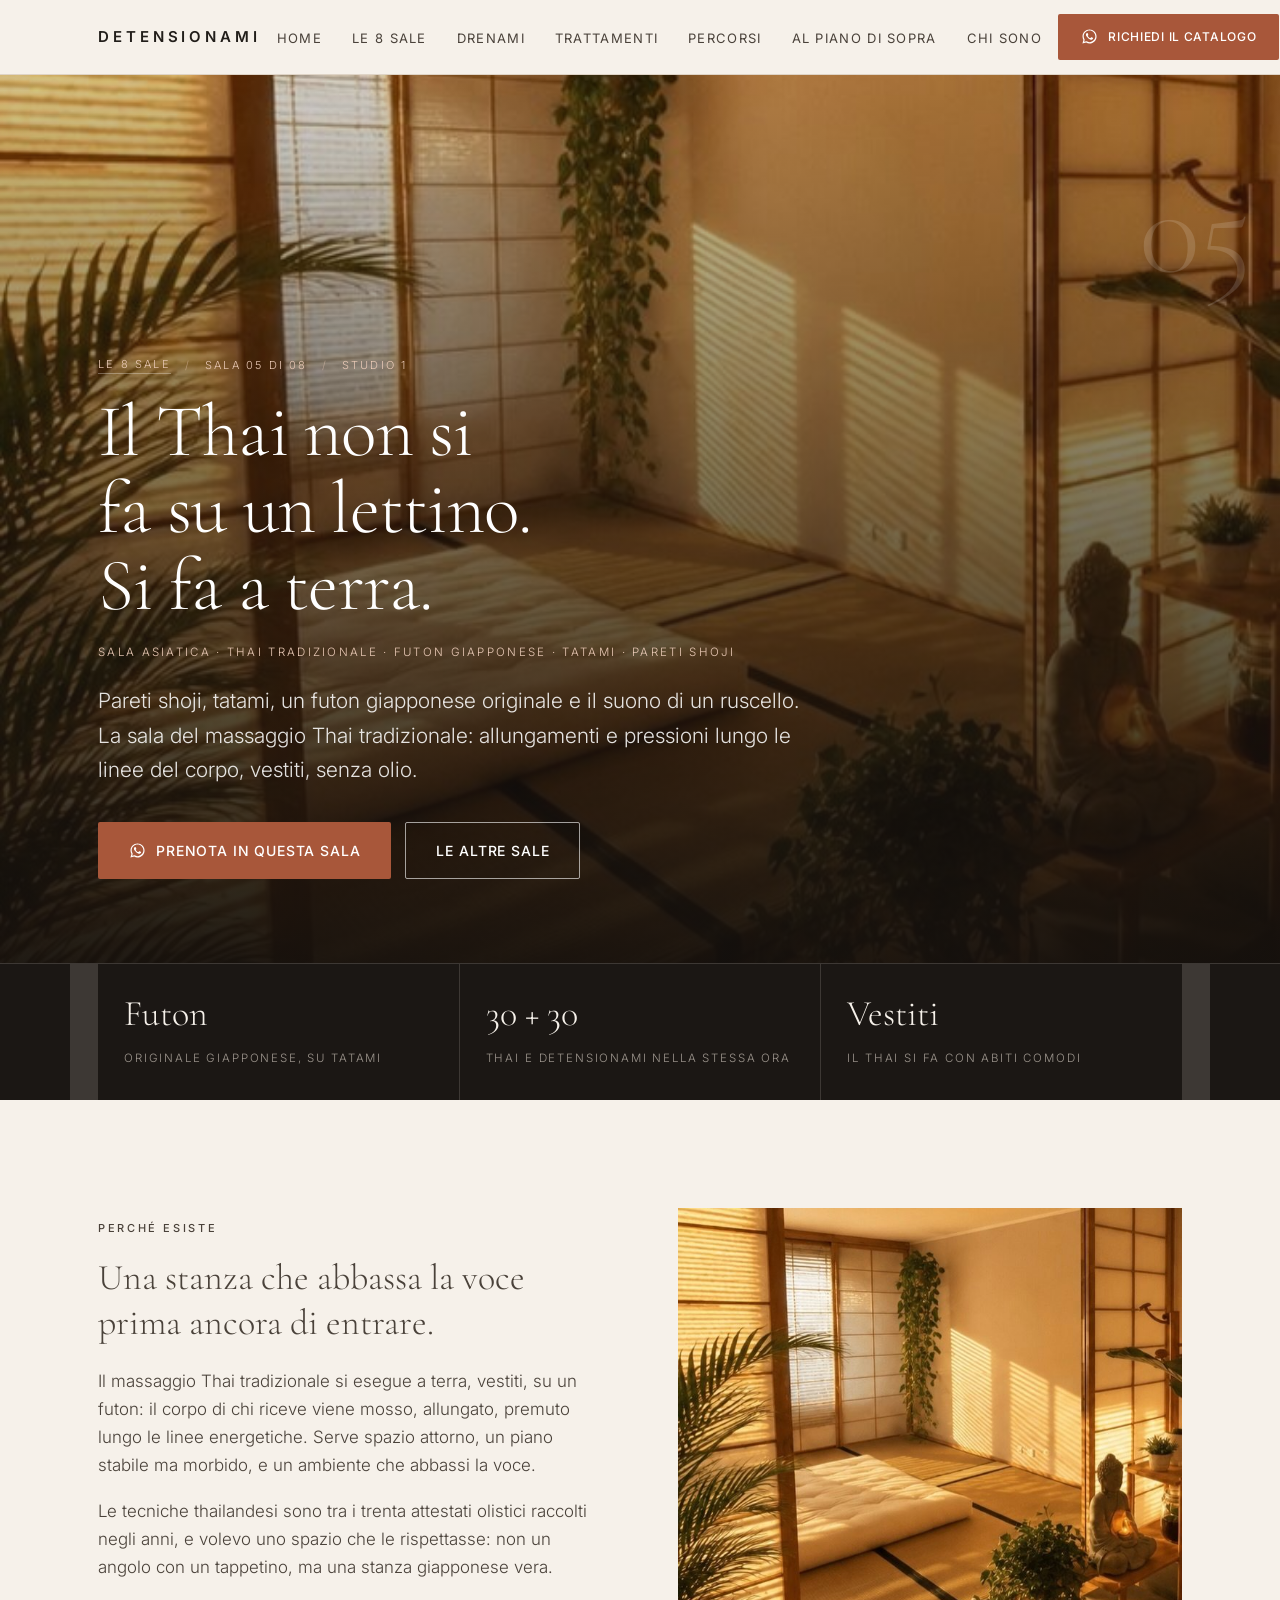
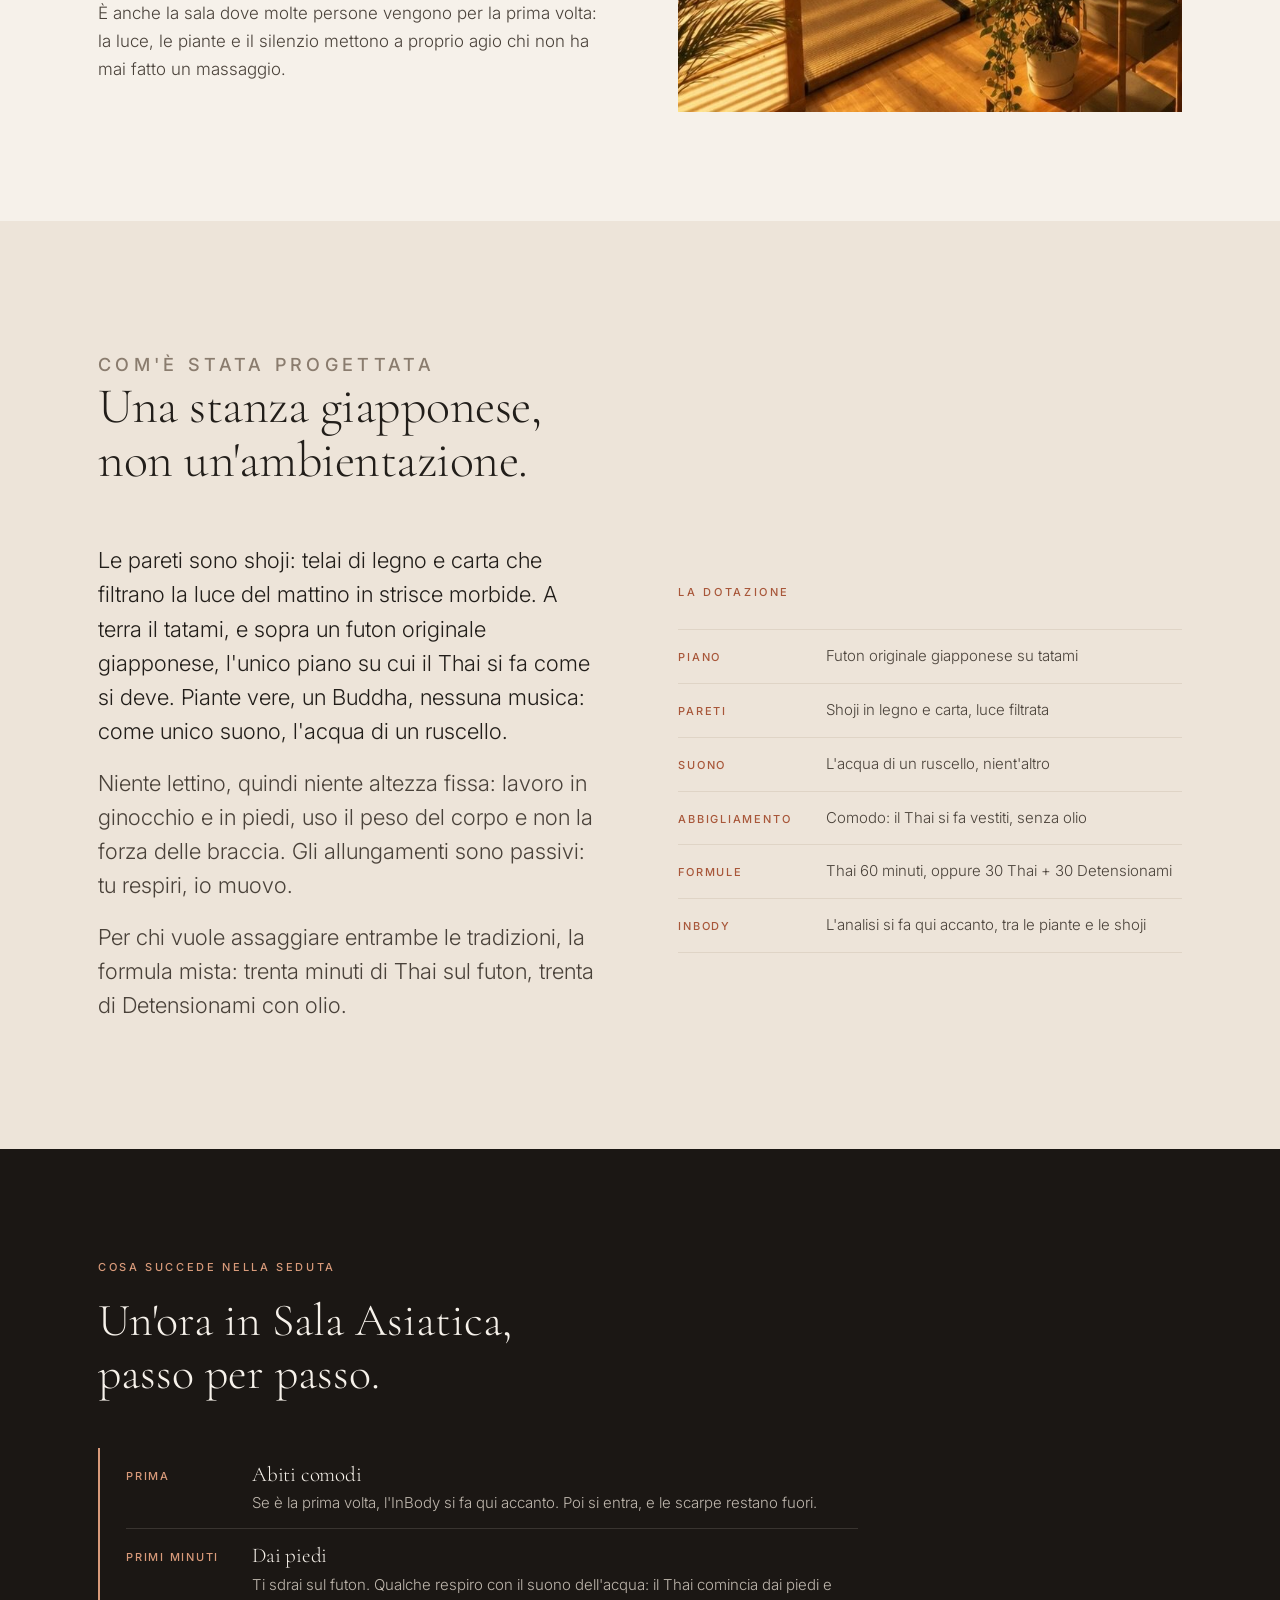
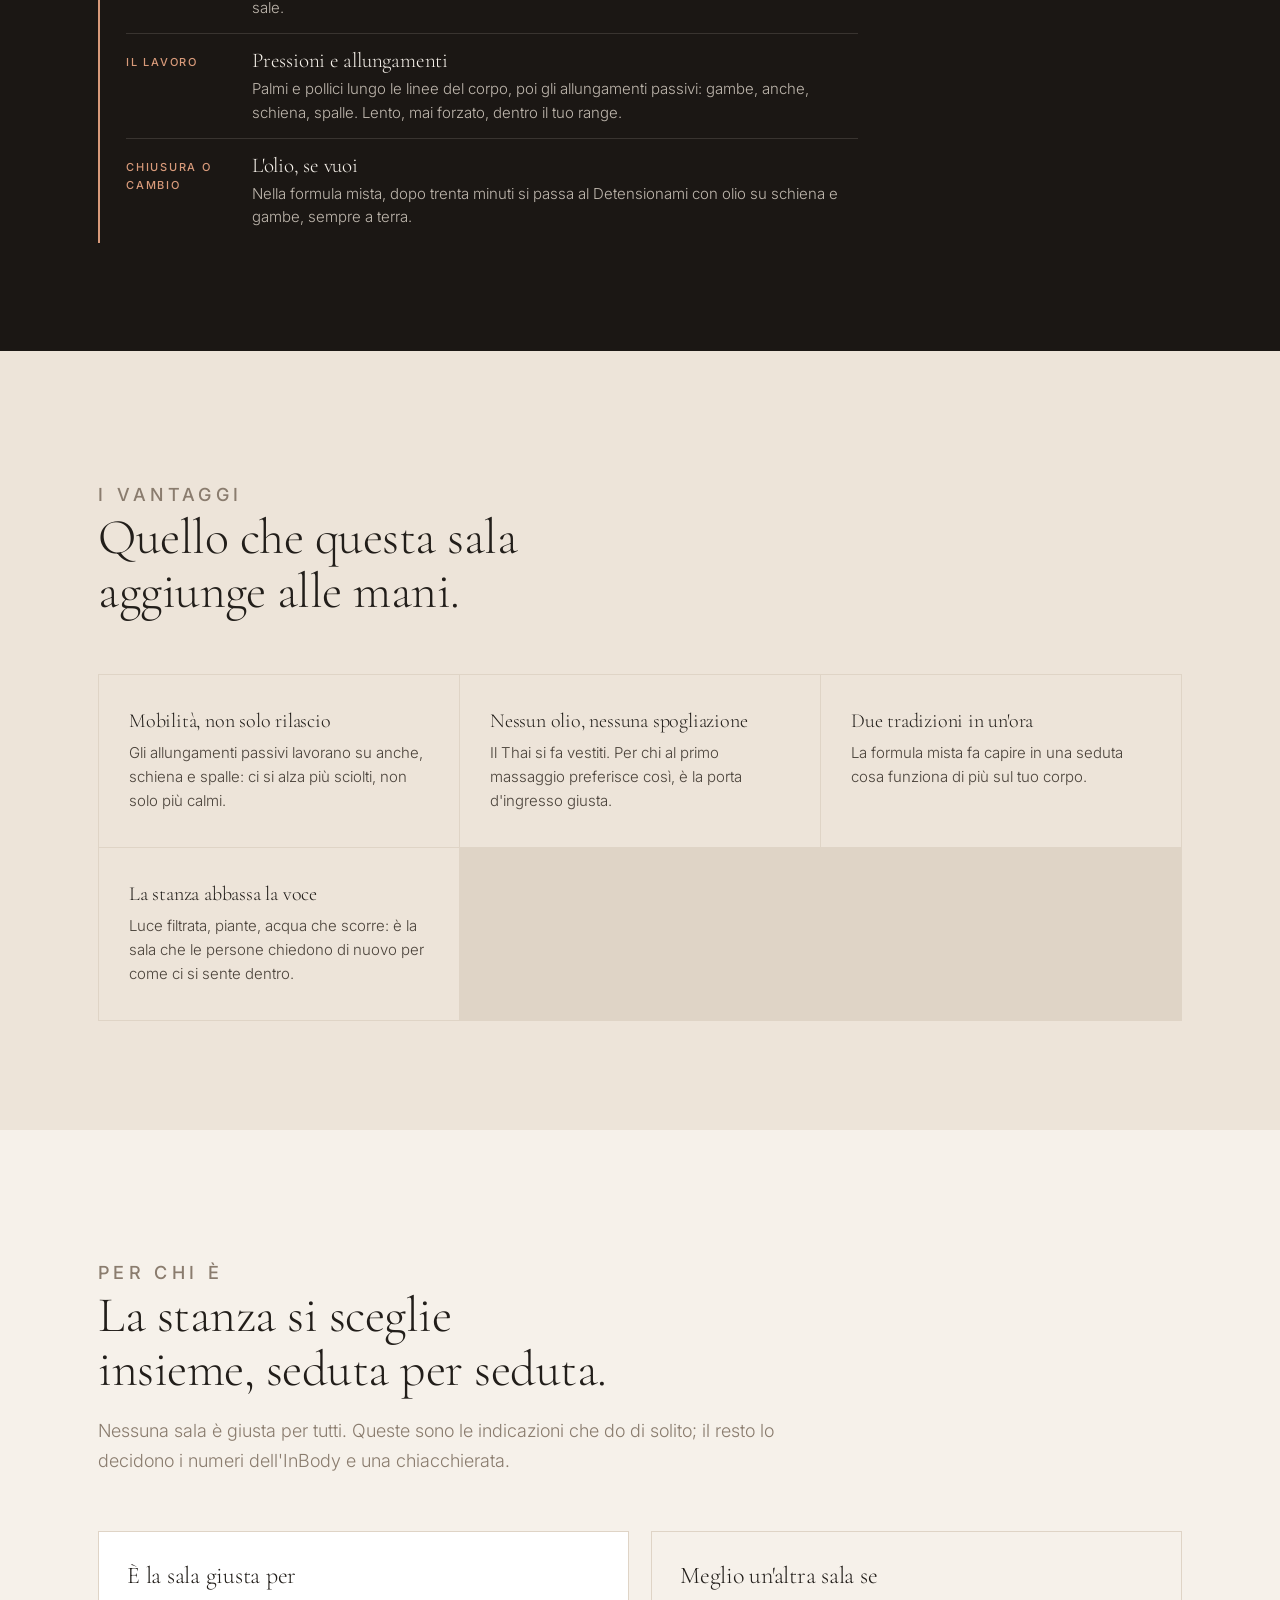
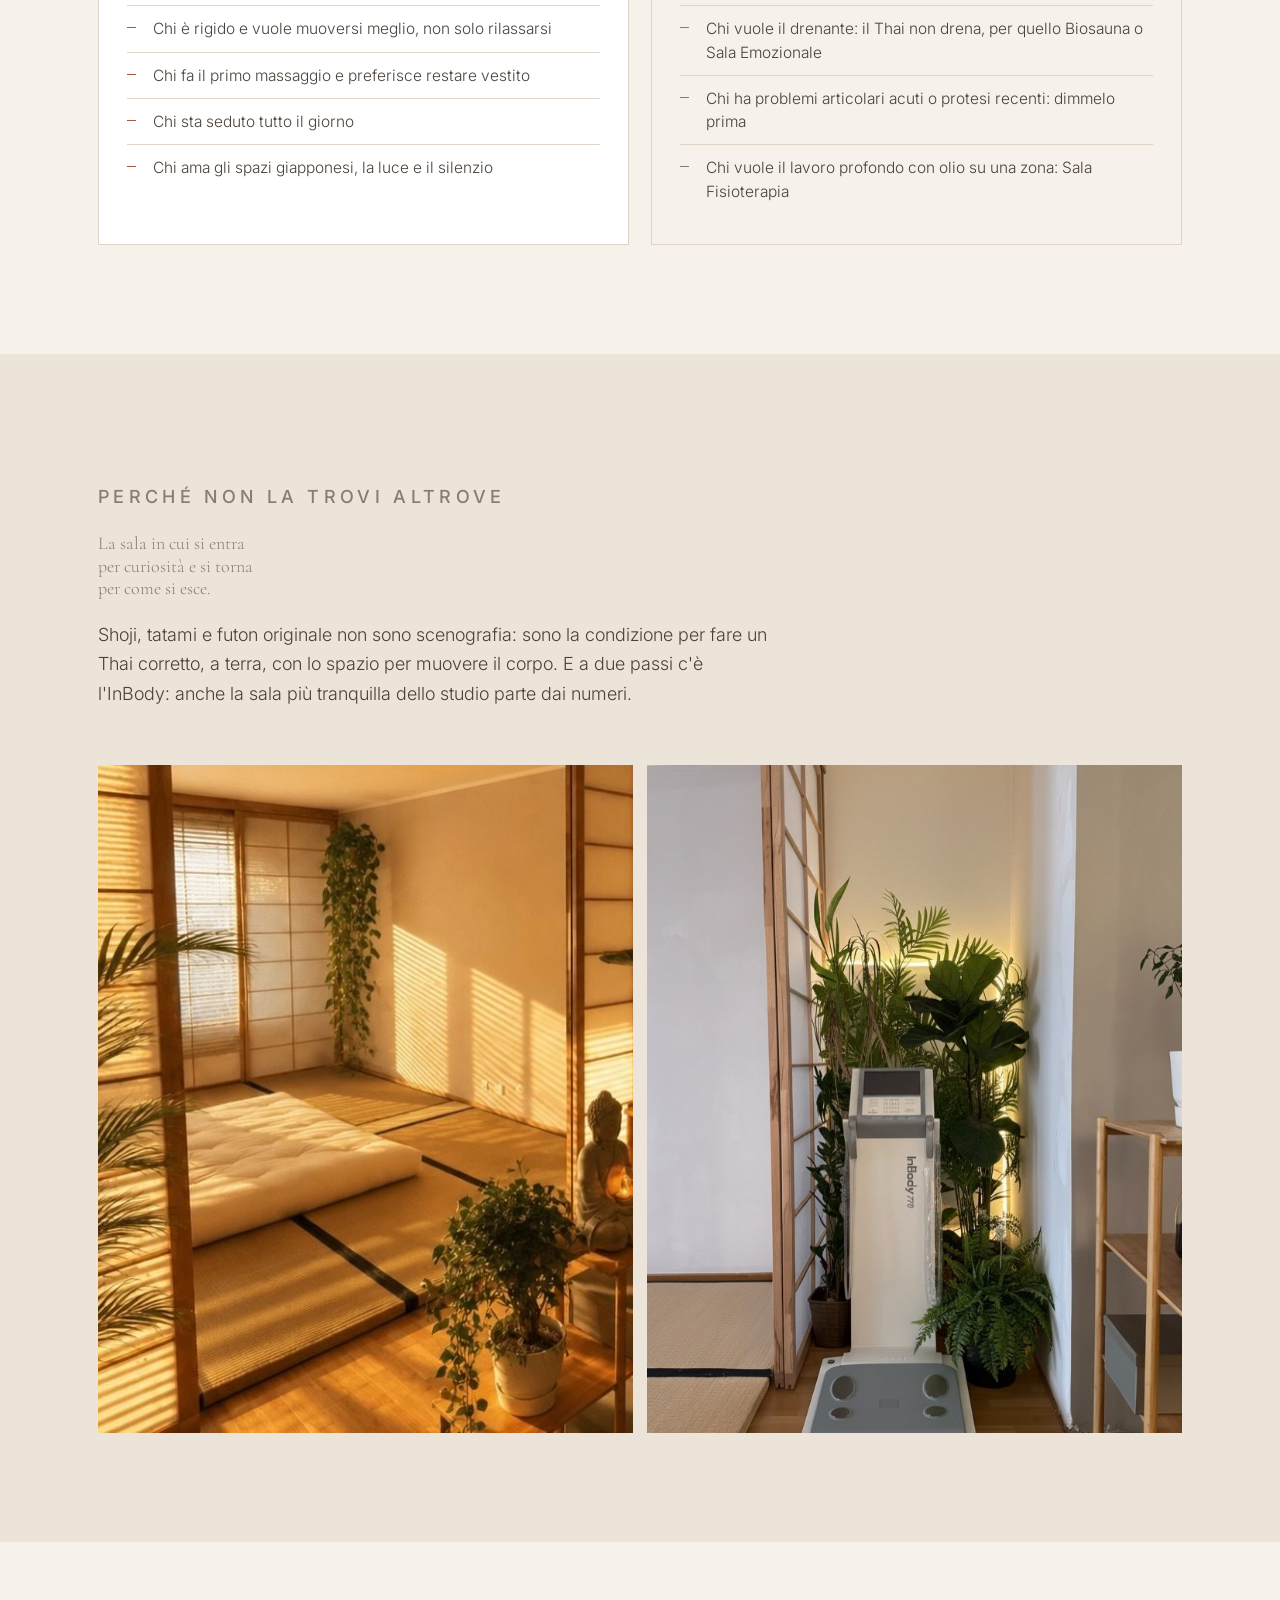
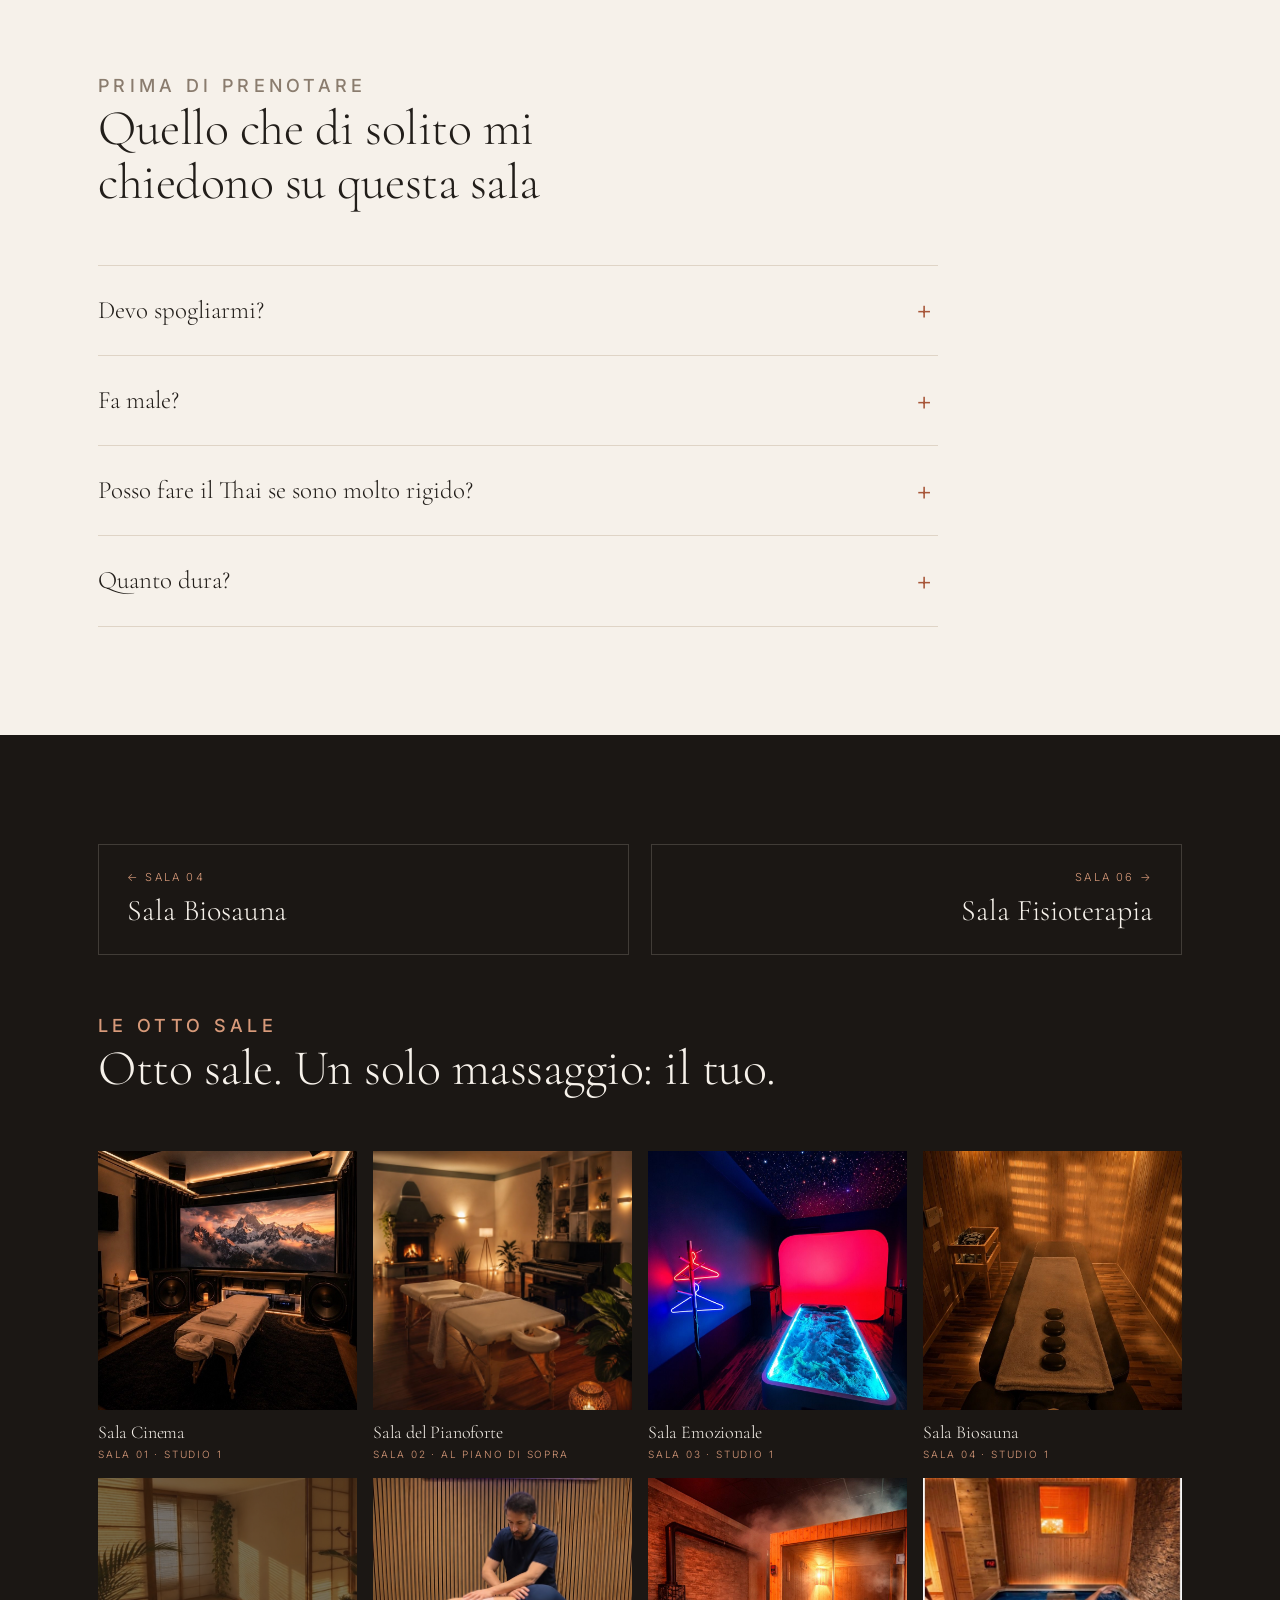
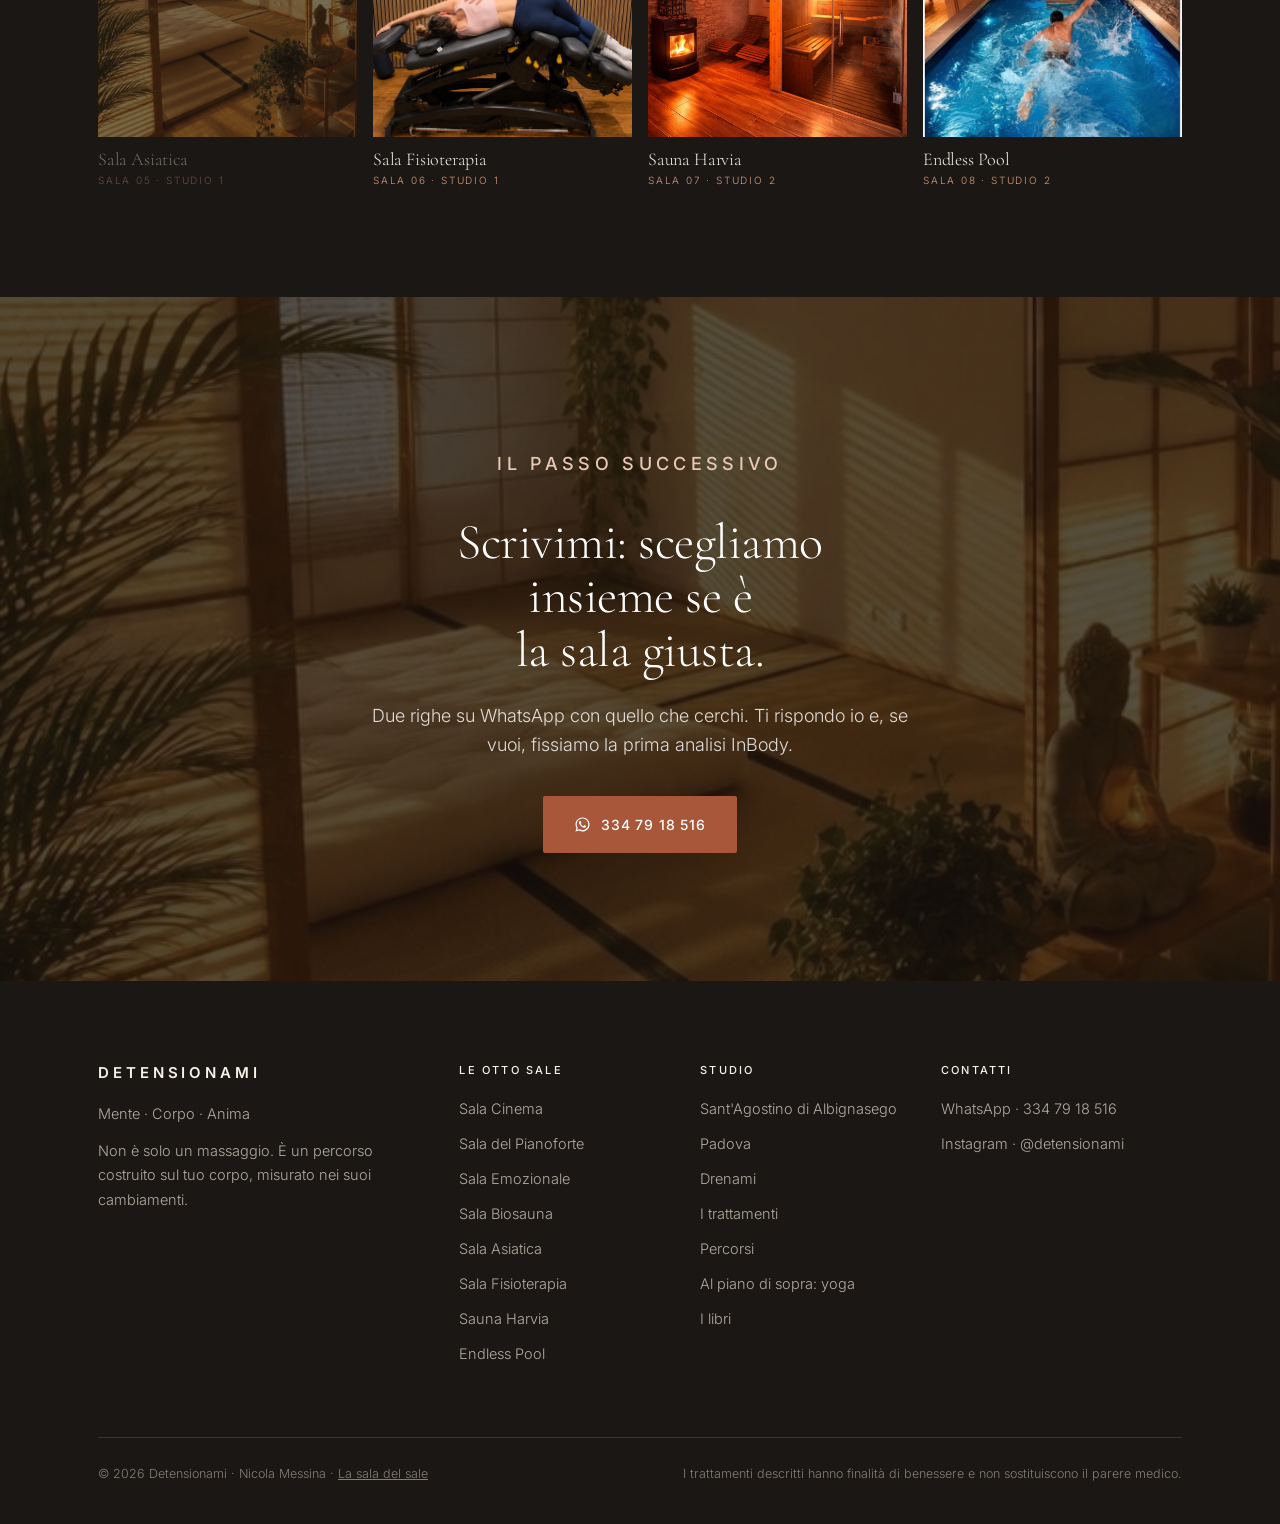
<file: studio/sale/asiatica.html>
<!doctype html>
<html lang="it">
<head>
<meta charset="utf-8">
<meta name="viewport" content="width=device-width, initial-scale=1">
<title>Sala Asiatica — Detensionami, Padova</title>
<meta name="description" content="Pareti shoji, tatami, un futon giapponese originale e il suono di un ruscello. La sala del massaggio Thai tradizionale: allungamenti e pressioni lungo le line">
<link rel="preconnect" href="https://fonts.googleapis.com">
<link rel="preconnect" href="https://fonts.gstatic.com" crossorigin>
<link href="https://fonts.googleapis.com/css2?family=Cormorant+Garamond:wght@300;400;500&family=Inter:wght@300;400;500;600&display=swap" rel="stylesheet">
<link rel="stylesheet" href="../studio.css">
<link rel="stylesheet" href="../sala.css">
<script src="../torna.js" defer></script>
<script src="/da.js" defer></script>
</head>
<body>

<header class="site-header">
  <div class="wrap nav">
    <a class="logo" href="../index.html#home">DETENSIONAMI</a>
    <ul class="nav-links">
      <li><a href="../index.html#home">Home</a></li>
      <li><a href="../index.html#sale">Le 8 sale</a></li>
      <li><a href="../index.html#drenami">Drenami</a></li>
      <li><a href="../index.html#trattamenti">Trattamenti</a></li>
      <li><a href="../index.html#percorsi">Percorsi</a></li>
      <li><a href="../index.html#yoga">Al piano di sopra</a></li>
      <li><a href="../index.html#chi-sono">Chi sono</a></li>
    </ul>
    <a class="btn btn-primary" href="https://wa.me/393347918516?text=Ciao%20Nicola%2C%20vorrei%20ricevere%20il%20catalogo%20aggiornato%20dei%20percorsi." target="_blank" rel="noopener">
      <svg class="wa-icon" viewBox="0 0 24 24" fill="currentColor" aria-hidden="true"><path d="M12.04 2C6.58 2 2.13 6.45 2.13 11.91c0 1.75.46 3.45 1.32 4.95L2 22l5.25-1.38a9.9 9.9 0 0 0 4.79 1.22h.01c5.46 0 9.91-4.45 9.91-9.91C21.96 6.45 17.5 2 12.04 2zm0 18.02h-.01a8.2 8.2 0 0 1-4.19-1.15l-.3-.18-3.12.82.83-3.04-.2-.31a8.16 8.16 0 0 1-1.26-4.35c0-4.54 3.7-8.23 8.25-8.23 2.2 0 4.27.86 5.83 2.42a8.18 8.18 0 0 1 2.41 5.82c0 4.54-3.7 8.2-8.24 8.2zm4.52-6.16c-.25-.12-1.47-.72-1.69-.81-.23-.08-.39-.12-.56.13-.16.25-.64.8-.79.97-.14.16-.29.19-.54.06-.25-.12-1.05-.39-1.99-1.23-.74-.66-1.24-1.47-1.38-1.72-.15-.25-.02-.38.11-.51.11-.11.25-.29.37-.43.13-.15.17-.25.25-.41.08-.17.04-.31-.02-.43-.06-.12-.56-1.35-.77-1.85-.2-.48-.4-.42-.56-.43h-.47c-.17 0-.43.06-.66.31-.23.25-.87.85-.87 2.07s.89 2.4 1.02 2.57c.12.17 1.75 2.67 4.24 3.75.59.26 1.05.41 1.41.52.59.19 1.13.16 1.56.1.48-.07 1.47-.6 1.68-1.18.21-.58.21-1.07.14-1.18-.06-.11-.22-.17-.47-.29z"/></svg>
      <span>Richiedi il catalogo</span>
    </a>
    <button class="menu-btn" id="menuBtn" type="button" aria-expanded="false" aria-controls="menu"><span class="bars" aria-hidden="true"></span>Menu</button>
  </div>
</header>

<nav class="menu" id="menu" aria-label="Menu principale">
  <button class="menu-close" id="menuClose" type="button" aria-label="Chiudi menu">×</button>
  <ol>
    <li><a href="../index.html#home"><small>01</small>Home</a></li>
    <li><a href="../index.html#sale"><small>02</small>Le 8 sale</a></li>
    <li><a href="../index.html#drenami"><small>03</small>Drenami</a></li>
    <li><a href="../index.html#trattamenti"><small>04</small>Il tuo trattamento</a></li>
    <li><a href="../index.html#percorsi"><small>05</small>Percorsi</a></li>
    <li><a href="../index.html#yoga"><small>06</small>Al piano di sopra: yoga</a></li>
    <li><a href="../index.html#chi-sono"><small>07</small>Chi sono &amp; contatti</a></li>
  </ol>
  <div class="menu-foot">
    Sant'Agostino di Albignasego · Padova<br>
    <a href="https://wa.me/393347918516" target="_blank" rel="noopener">WhatsApp 334 79 18 516</a> · <a href="https://www.instagram.com/detensionami/" target="_blank" rel="noopener">@detensionami</a>
  </div>
</nav>

<main>

  <section class="rhero" style="--pos:center 40%">
    <img src="../img/asiatica-luce.jpg" alt="Sala asiatica con pareti shoji, tatami e futon nella luce del mattino">
    <span class="num" aria-hidden="true">05</span>
    <div class="wrap">
      <p class="crumb"><a href="../index.html#sale">Le 8 sale</a> <i>/</i> <span>Sala 05 di 08</span> <i>/</i> <span>Studio 1</span></p>
      <h1>Il Thai non si fa su un lettino. Si fa a terra.</h1>
      <p class="room-tag">Sala Asiatica · Thai tradizionale · futon giapponese · tatami · pareti shoji</p>
      <p class="lede">Pareti shoji, tatami, un futon giapponese originale e il suono di un ruscello. La sala del massaggio Thai tradizionale: allungamenti e pressioni lungo le linee del corpo, vestiti, senza olio.</p>
      <div class="hero-cta">
        <a class="btn btn-primary" href="https://wa.me/393347918516?text=Ciao%20Nicola%2C%20vorrei%20prenotare%20un%20massaggio%20Thai%20nella%20Sala%20Asiatica." target="_blank" rel="noopener"><svg class="wa-icon" viewBox="0 0 24 24" fill="currentColor" aria-hidden="true"><path d="M12.04 2C6.58 2 2.13 6.45 2.13 11.91c0 1.75.46 3.45 1.32 4.95L2 22l5.25-1.38a9.9 9.9 0 0 0 4.79 1.22h.01c5.46 0 9.91-4.45 9.91-9.91C21.96 6.45 17.5 2 12.04 2zm0 18.02h-.01a8.2 8.2 0 0 1-4.19-1.15l-.3-.18-3.12.82.83-3.04-.2-.31a8.16 8.16 0 0 1-1.26-4.35c0-4.54 3.7-8.23 8.25-8.23 2.2 0 4.27.86 5.83 2.42a8.18 8.18 0 0 1 2.41 5.82c0 4.54-3.7 8.2-8.24 8.2zm4.52-6.16c-.25-.12-1.47-.72-1.69-.81-.23-.08-.39-.12-.56.13-.16.25-.64.8-.79.97-.14.16-.29.19-.54.06-.25-.12-1.05-.39-1.99-1.23-.74-.66-1.24-1.47-1.38-1.72-.15-.25-.02-.38.11-.51.11-.11.25-.29.37-.43.13-.15.17-.25.25-.41.08-.17.04-.31-.02-.43-.06-.12-.56-1.35-.77-1.85-.2-.48-.4-.42-.56-.43h-.47c-.17 0-.43.06-.66.31-.23.25-.87.85-.87 2.07s.89 2.4 1.02 2.57c.12.17 1.75 2.67 4.24 3.75.59.26 1.05.41 1.41.52.59.19 1.13.16 1.56.1.48-.07 1.47-.6 1.68-1.18.21-.58.21-1.07.14-1.18-.06-.11-.22-.17-.47-.29z"/></svg><span>Prenota in questa sala</span></a>
        <a class="btn btn-light" href="#altre">Le altre sale</a>
      </div>
    </div>
  </section>

  <div class="kpis">
    <div class="wrap">
      <div class="kpi"><b>Futon</b><span>originale giapponese, su tatami</span></div>
      <div class="kpi"><b>30 + 30</b><span>Thai e Detensionami nella stessa ora</span></div>
      <div class="kpi"><b>Vestiti</b><span>il Thai si fa con abiti comodi</span></div>
    </div>
  </div>

  <section id="idea">
    <div class="wrap">
      <div class="split">
        <div class="split-body">
          <p class="eyebrow">Perché esiste</p>
          <p class="quote">Una stanza che abbassa la voce prima ancora di entrare.</p>
          <p>Il massaggio Thai tradizionale si esegue a terra, vestiti, su un futon: il corpo di chi riceve viene mosso, allungato, premuto lungo le linee energetiche. Serve spazio attorno, un piano stabile ma morbido, e un ambiente che abbassi la voce.</p>
          <p>Le tecniche thailandesi sono tra i trenta attestati olistici raccolti negli anni, e volevo uno spazio che le rispettasse: non un angolo con un tappetino, ma una stanza giapponese vera.</p>
          <p>È anche la sala dove molte persone vengono per la prima volta: la luce, le piante e il silenzio mettono a proprio agio chi non ha mai fatto un massaggio.</p>
        </div>
        <div class="split-media"><img src="../img/asiatica-luce.jpg" alt="La luce del mattino filtrata dalle pareti shoji sul futon e sul tatami" loading="lazy"></div>
      </div>
    </div>
  </section>

  <section id="progetto" style="background:var(--sand-2)">
    <div class="wrap">
      <div class="section-head">
        <p class="eyebrow">Com'è stata progettata</p>
        <h2>Una stanza giapponese, non un'ambientazione.</h2>
      </div>
      <div class="split" style="align-items:start">
        <div class="split-body intro">
          <p>Le pareti sono shoji: telai di legno e carta che filtrano la luce del mattino in strisce morbide. A terra il tatami, e sopra un futon originale giapponese, l'unico piano su cui il Thai si fa come si deve. Piante vere, un Buddha, nessuna musica: come unico suono, l'acqua di un ruscello.</p>
          <p>Niente lettino, quindi niente altezza fissa: lavoro in ginocchio e in piedi, uso il peso del corpo e non la forza delle braccia. Gli allungamenti sono passivi: tu respiri, io muovo.</p>
          <p>Per chi vuole assaggiare entrambe le tradizioni, la formula mista: trenta minuti di Thai sul futon, trenta di Detensionami con olio.</p>
        </div>
        <div class="kit">
          <p class="eyebrow">La dotazione</p>
          <ul class="facts">
            <li><b>Piano</b> Futon originale giapponese su tatami</li>
            <li><b>Pareti</b> Shoji in legno e carta, luce filtrata</li>
            <li><b>Suono</b> L'acqua di un ruscello, nient'altro</li>
            <li><b>Abbigliamento</b> Comodo: il Thai si fa vestiti, senza olio</li>
            <li><b>Formule</b> Thai 60 minuti, oppure 30 Thai + 30 Detensionami</li>
            <li><b>InBody</b> L'analisi si fa qui accanto, tra le piante e le shoji</li>
          </ul>
        </div>
      </div>
    </div>
  </section>

  <section class="story sala" id="seduta">
    <div class="wrap">
      <p class="eyebrow" style="color:#D89A7A">Cosa succede nella seduta</p>
      <p class="q">Un'ora in Sala Asiatica, passo per passo.</p>
      <div class="steps">
        <div class="tl"><span class="m">Prima</span><div><h3>Abiti comodi</h3><p>Se è la prima volta, l'InBody si fa qui accanto. Poi si entra, e le scarpe restano fuori.</p></div></div>
        <div class="tl"><span class="m">Primi minuti</span><div><h3>Dai piedi</h3><p>Ti sdrai sul futon. Qualche respiro con il suono dell'acqua: il Thai comincia dai piedi e sale.</p></div></div>
        <div class="tl"><span class="m">Il lavoro</span><div><h3>Pressioni e allungamenti</h3><p>Palmi e pollici lungo le linee del corpo, poi gli allungamenti passivi: gambe, anche, schiena, spalle. Lento, mai forzato, dentro il tuo range.</p></div></div>
        <div class="tl"><span class="m">Chiusura o cambio</span><div><h3>L'olio, se vuoi</h3><p>Nella formula mista, dopo trenta minuti si passa al Detensionami con olio su schiena e gambe, sempre a terra.</p></div></div>
      </div>
    </div>
  </section>

  <section class="benefits" id="vantaggi">
    <div class="wrap">
      <div class="section-head">
        <p class="eyebrow">I vantaggi</p>
        <h2>Quello che questa sala aggiunge alle mani.</h2>
      </div>
      <div class="benefit-grid">
        <div class="benefit"><h3>Mobilità, non solo rilascio</h3><p>Gli allungamenti passivi lavorano su anche, schiena e spalle: ci si alza più sciolti, non solo più calmi.</p></div>
        <div class="benefit"><h3>Nessun olio, nessuna spogliazione</h3><p>Il Thai si fa vestiti. Per chi al primo massaggio preferisce così, è la porta d'ingresso giusta.</p></div>
        <div class="benefit"><h3>Due tradizioni in un'ora</h3><p>La formula mista fa capire in una seduta cosa funziona di più sul tuo corpo.</p></div>
        <div class="benefit"><h3>La stanza abbassa la voce</h3><p>Luce filtrata, piante, acqua che scorre: è la sala che le persone chiedono di nuovo per come ci si sente dentro.</p></div>
      </div>
    </div>
  </section>

  <section id="per-chi">
    <div class="wrap">
      <div class="section-head">
        <p class="eyebrow">Per chi è</p>
        <h2>La stanza si sceglie insieme, seduta per seduta.</h2>
        <p>Nessuna sala è giusta per tutti. Queste sono le indicazioni che do di solito; il resto lo decidono i numeri dell'InBody e una chiacchierata.</p>
      </div>
      <div class="fit-grid">
        <div class="fit">
          <h3>È la sala giusta per</h3>
          <ul>
            <li>Chi è rigido e vuole muoversi meglio, non solo rilassarsi</li>
            <li>Chi fa il primo massaggio e preferisce restare vestito</li>
            <li>Chi sta seduto tutto il giorno</li>
            <li>Chi ama gli spazi giapponesi, la luce e il silenzio</li>
          </ul>
        </div>
        <div class="fit no">
          <h3>Meglio un'altra sala se</h3>
          <ul>
            <li>Chi vuole il drenante: il Thai non drena, per quello Biosauna o Sala Emozionale</li>
            <li>Chi ha problemi articolari acuti o protesi recenti: dimmelo prima</li>
            <li>Chi vuole il lavoro profondo con olio su una zona: Sala Fisioterapia</li>
          </ul>
        </div>
      </div>
    </div>
  </section>

  <section class="unique" id="unica" style="background:var(--sand-2)">
    <div class="wrap">
      <div class="section-head">
        <p class="eyebrow">Perché non la trovi altrove</p>
        <p class="claim">La sala in cui si entra per curiosità e si torna per come si esce.</p>
        <p style="color:var(--ink-soft)">Shoji, tatami e futon originale non sono scenografia: sono la condizione per fare un Thai corretto, a terra, con lo spazio per muovere il corpo. E a due passi c'è l'InBody: anche la sala più tranquilla dello studio parte dai numeri.</p>
      </div>
      <div class="gallery">
        <img src="../img/asiatica-luce.jpg" alt="" loading="lazy">
        <img src="../img/inbody.jpg" alt="" loading="lazy">
      </div>
    </div>
  </section>

  <section id="faq">
    <div class="wrap">
      <div class="section-head">
        <p class="eyebrow">Prima di prenotare</p>
        <h2>Quello che di solito mi chiedono su questa sala</h2>
      </div>
      <div class="faq-list">
        <details><summary>Devo spogliarmi?</summary><div class="answer"><p>No, per il Thai no: vieni con abiti comodi. Nella formula mista, per la parte con olio, come in ogni massaggio.</p></div></details>
        <details><summary>Fa male?</summary><div class="answer"><p>No. Gli allungamenti sono passivi e lenti; si lavora dentro il tuo range, mai oltre.</p></div></details>
        <details><summary>Posso fare il Thai se sono molto rigido?</summary><div class="answer"><p>È esattamente per chi è rigido. La prima seduta è più dolce, poi si cresce.</p></div></details>
        <details><summary>Quanto dura?</summary><div class="answer"><p>60 minuti: tutto Thai, oppure 30 Thai + 30 Detensionami.</p></div></details>
      </div>
    </div>
  </section>

  <section class="rooms-nav" id="altre">
    <div class="wrap">
      <div class="pn">
        <a class="prev" href="biosauna.html"><small>← Sala 04</small>Sala Biosauna</a>
        <a class="next" href="fisioterapia.html"><small>Sala 06 →</small>Sala Fisioterapia</a>
      </div>
      <div class="section-head">
        <p class="eyebrow" style="color:#D89A7A">Le otto sale</p>
        <h2>Otto sale. Un solo massaggio: il tuo.</h2>
      </div>
      <div class="room-grid mini">
        <a class="room" href="cinema.html"><img src="../img/cinema.jpg" alt="" loading="lazy"><h3>Sala Cinema</h3><p class="room-tag">Sala 01 · Studio 1</p></a>
        <a class="room" href="pianoforte.html"><img src="../img/pianoforte.jpg" alt="" loading="lazy"><h3>Sala del Pianoforte</h3><p class="room-tag">Sala 02 · Al piano di sopra</p></a>
        <a class="room" href="emozionale.html"><img src="../img/emozionale.jpg" alt="" loading="lazy"><h3>Sala Emozionale</h3><p class="room-tag">Sala 03 · Studio 1</p></a>
        <a class="room" href="biosauna.html"><img src="../img/biosauna-stones.jpg" alt="" loading="lazy"><h3>Sala Biosauna</h3><p class="room-tag">Sala 04 · Studio 1</p></a>
        <a class="room current" href="asiatica.html"><img src="../img/asiatica-luce.jpg" alt="" loading="lazy"><h3>Sala Asiatica</h3><p class="room-tag">Sala 05 · Studio 1</p></a>
        <a class="room" href="fisioterapia.html"><img src="../img/nicola.jpg" alt="" loading="lazy"><h3>Sala Fisioterapia</h3><p class="room-tag">Sala 06 · Studio 1</p></a>
        <a class="room" href="sauna.html"><img src="../img/sauna-vapore.jpg" alt="" loading="lazy"><h3>Sauna Harvia</h3><p class="room-tag">Sala 07 · Studio 2</p></a>
        <a class="room" href="endless-pool.html"><img src="../img/pool-nuoto.jpg" alt="" loading="lazy"><h3>Endless Pool</h3><p class="room-tag">Sala 08 · Studio 2</p></a>
      </div>
    </div>
  </section>

  <section class="final">
    <img src="../img/asiatica-luce.jpg" alt="" loading="lazy">
    <div class="wrap">
      <p class="eyebrow" style="color:#E9C9B6">Il passo successivo</p>
      <h2>Scrivimi: scegliamo insieme se è la sala giusta.</h2>
      <p>Due righe su WhatsApp con quello che cerchi. Ti rispondo io e, se vuoi, fissiamo la prima analisi InBody.</p>
      <a class="btn btn-primary" href="https://wa.me/393347918516?text=Ciao%20Nicola%2C%20vorrei%20prenotare%20un%20massaggio%20Thai%20nella%20Sala%20Asiatica." target="_blank" rel="noopener"><svg class="wa-icon" viewBox="0 0 24 24" fill="currentColor" aria-hidden="true"><path d="M12.04 2C6.58 2 2.13 6.45 2.13 11.91c0 1.75.46 3.45 1.32 4.95L2 22l5.25-1.38a9.9 9.9 0 0 0 4.79 1.22h.01c5.46 0 9.91-4.45 9.91-9.91C21.96 6.45 17.5 2 12.04 2zm0 18.02h-.01a8.2 8.2 0 0 1-4.19-1.15l-.3-.18-3.12.82.83-3.04-.2-.31a8.16 8.16 0 0 1-1.26-4.35c0-4.54 3.7-8.23 8.25-8.23 2.2 0 4.27.86 5.83 2.42a8.18 8.18 0 0 1 2.41 5.82c0 4.54-3.7 8.2-8.24 8.2zm4.52-6.16c-.25-.12-1.47-.72-1.69-.81-.23-.08-.39-.12-.56.13-.16.25-.64.8-.79.97-.14.16-.29.19-.54.06-.25-.12-1.05-.39-1.99-1.23-.74-.66-1.24-1.47-1.38-1.72-.15-.25-.02-.38.11-.51.11-.11.25-.29.37-.43.13-.15.17-.25.25-.41.08-.17.04-.31-.02-.43-.06-.12-.56-1.35-.77-1.85-.2-.48-.4-.42-.56-.43h-.47c-.17 0-.43.06-.66.31-.23.25-.87.85-.87 2.07s.89 2.4 1.02 2.57c.12.17 1.75 2.67 4.24 3.75.59.26 1.05.41 1.41.52.59.19 1.13.16 1.56.1.48-.07 1.47-.6 1.68-1.18.21-.58.21-1.07.14-1.18-.06-.11-.22-.17-.47-.29z"/></svg><span>334 79 18 516</span></a>
    </div>
  </section>

</main>

<footer class="site-footer">
  <div class="wrap">
    <div class="foot-grid">
      <div>
        <a class="foot-logo" href="../index.html#home">DETENSIONAMI</a>
        <p>Mente · Corpo · Anima</p>
        <p>Non è solo un massaggio. È un percorso costruito sul tuo corpo, misurato nei suoi cambiamenti.</p>
      </div>
      <div>
        <h4>Le otto sale</h4>
        <ul>
          <li><a href="cinema.html">Sala Cinema</a></li>
          <li><a href="pianoforte.html">Sala del Pianoforte</a></li>
          <li><a href="emozionale.html">Sala Emozionale</a></li>
          <li><a href="biosauna.html">Sala Biosauna</a></li>
          <li><a href="asiatica.html">Sala Asiatica</a></li>
          <li><a href="fisioterapia.html">Sala Fisioterapia</a></li>
          <li><a href="sauna.html">Sauna Harvia</a></li>
          <li><a href="endless-pool.html">Endless Pool</a></li>
        </ul>
      </div>
      <div>
        <h4>Studio</h4>
        <ul>
          <li>Sant'Agostino di Albignasego</li>
          <li>Padova</li>
          <li><a href="../index.html#drenami">Drenami</a></li>
          <li><a href="../index.html#trattamenti">I trattamenti</a></li>
          <li><a href="../index.html#percorsi">Percorsi</a></li>
          <li><a href="../index.html#yoga">Al piano di sopra: yoga</a></li>
          <li><a href="../index.html#libri">I libri</a></li>
        </ul>
      </div>
      <div>
        <h4>Contatti</h4>
        <ul>
          <li><a href="https://wa.me/393347918516" target="_blank" rel="noopener">WhatsApp · 334 79 18 516</a></li>
          <li><a href="https://www.instagram.com/detensionami/" target="_blank" rel="noopener">Instagram · @detensionami</a></li>
        </ul>
      </div>
    </div>
    <div class="foot-bottom">
      <span>© 2026 Detensionami · Nicola Messina · <a href="../../">La sala del sale</a></span>
      <span>I trattamenti descritti hanno finalità di benessere e non sostituiscono il parere medico.</span>
    </div>
  </div>
</footer>

<div class="bottom-bar" id="bottomBar">
  <a class="btn btn-primary" href="https://wa.me/393347918516?text=Ciao%20Nicola%2C%20vorrei%20prenotare%20un%20massaggio%20Thai%20nella%20Sala%20Asiatica." target="_blank" rel="noopener"><svg class="wa-icon" viewBox="0 0 24 24" fill="currentColor" aria-hidden="true"><path d="M12.04 2C6.58 2 2.13 6.45 2.13 11.91c0 1.75.46 3.45 1.32 4.95L2 22l5.25-1.38a9.9 9.9 0 0 0 4.79 1.22h.01c5.46 0 9.91-4.45 9.91-9.91C21.96 6.45 17.5 2 12.04 2zm0 18.02h-.01a8.2 8.2 0 0 1-4.19-1.15l-.3-.18-3.12.82.83-3.04-.2-.31a8.16 8.16 0 0 1-1.26-4.35c0-4.54 3.7-8.23 8.25-8.23 2.2 0 4.27.86 5.83 2.42a8.18 8.18 0 0 1 2.41 5.82c0 4.54-3.7 8.2-8.24 8.2zm4.52-6.16c-.25-.12-1.47-.72-1.69-.81-.23-.08-.39-.12-.56.13-.16.25-.64.8-.79.97-.14.16-.29.19-.54.06-.25-.12-1.05-.39-1.99-1.23-.74-.66-1.24-1.47-1.38-1.72-.15-.25-.02-.38.11-.51.11-.11.25-.29.37-.43.13-.15.17-.25.25-.41.08-.17.04-.31-.02-.43-.06-.12-.56-1.35-.77-1.85-.2-.48-.4-.42-.56-.43h-.47c-.17 0-.43.06-.66.31-.23.25-.87.85-.87 2.07s.89 2.4 1.02 2.57c.12.17 1.75 2.67 4.24 3.75.59.26 1.05.41 1.41.52.59.19 1.13.16 1.56.1.48-.07 1.47-.6 1.68-1.18.21-.58.21-1.07.14-1.18-.06-.11-.22-.17-.47-.29z"/></svg><span>Prenota in Sala Asiatica</span></a>
</div>

<script>
(function(){
  var body = document.body, menuBtn = document.getElementById('menuBtn'), menuClose = document.getElementById('menuClose'), bar = document.getElementById('bottomBar');
  function closeMenu(){ body.classList.remove('menu-open'); menuBtn.setAttribute('aria-expanded','false'); }
  menuBtn.addEventListener('click', function(){ body.classList.contains('menu-open') ? closeMenu() : (body.classList.add('menu-open'), menuBtn.setAttribute('aria-expanded','true')); });
  menuClose.addEventListener('click', closeMenu);
  document.addEventListener('keydown', function(e){ if (e.key === 'Escape') closeMenu(); });
  var last = 0;
  window.addEventListener('scroll', function(){
    if (!bar) return;
    var y = window.scrollY || 0;
    bar.classList.toggle('is-hidden', y > last && y > 140);
    last = y;
  }, {passive:true});
})();
</script>

</body>
</html>
</file>
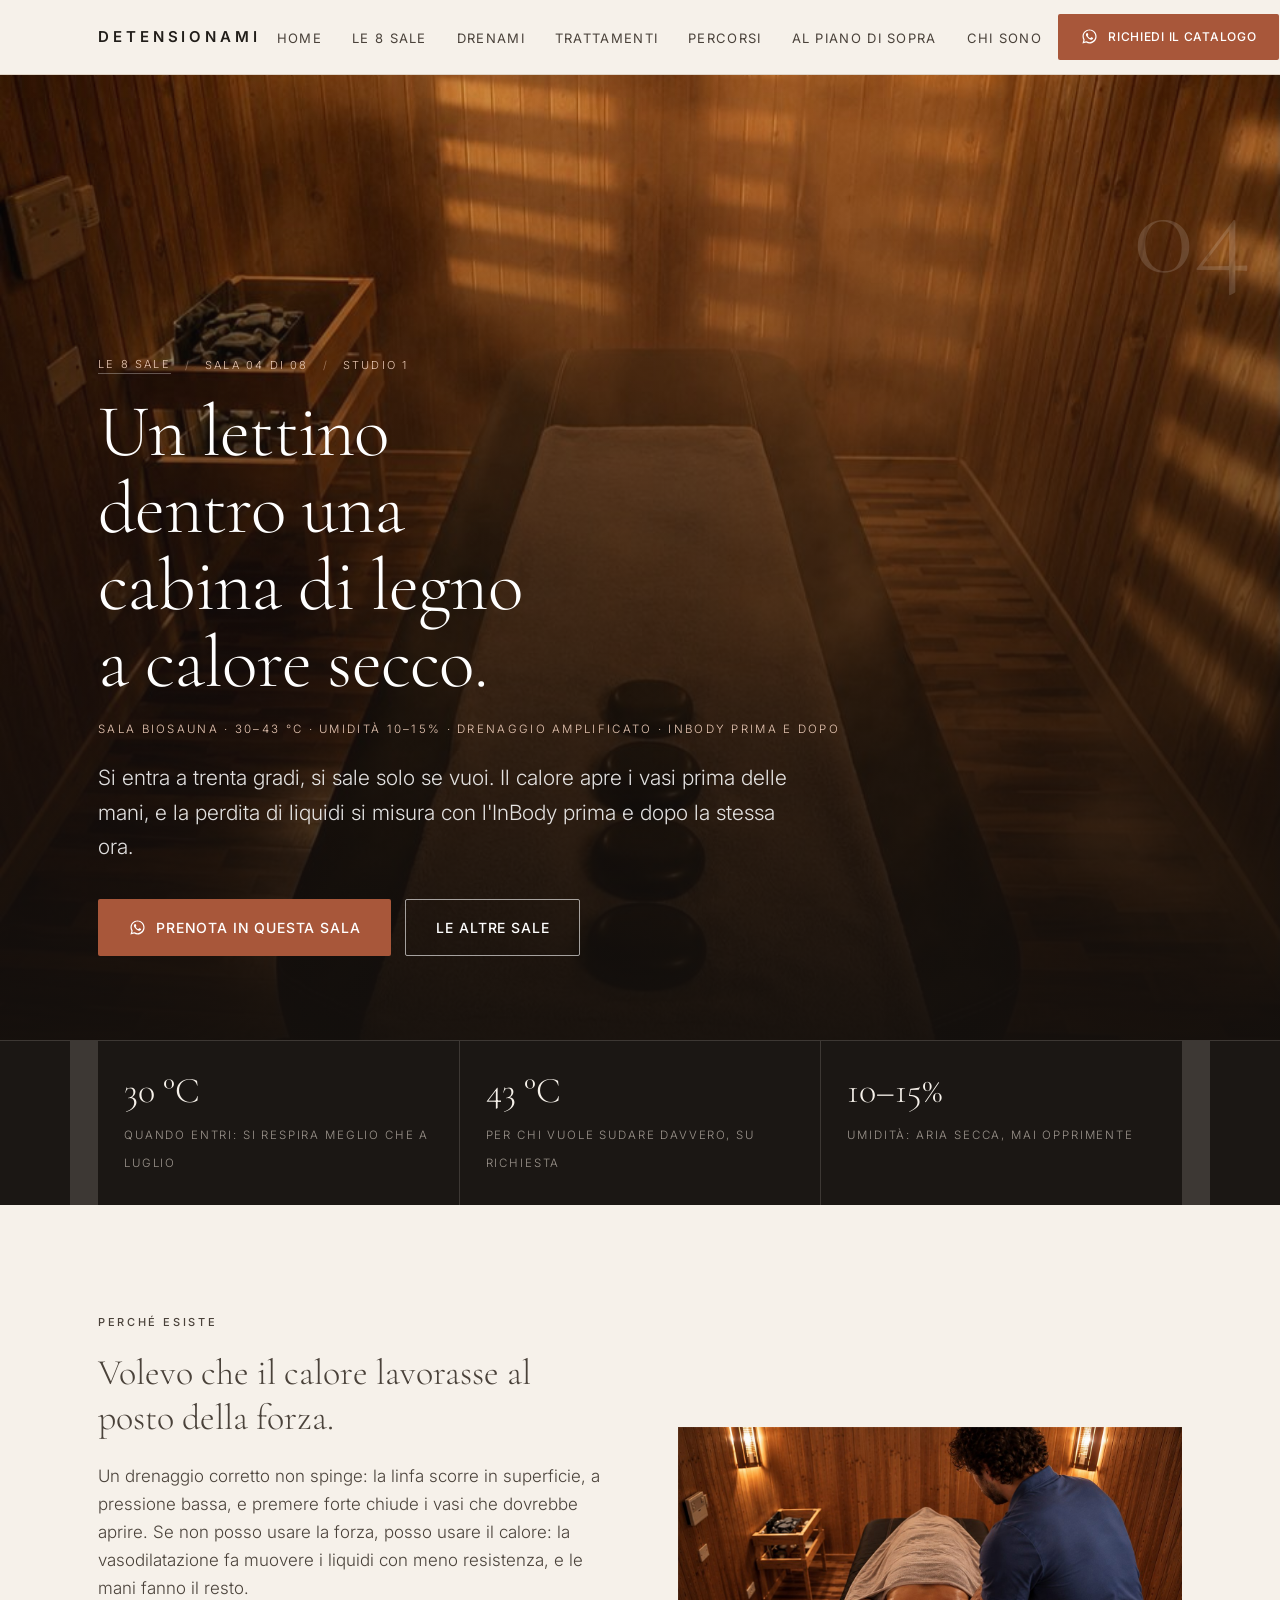
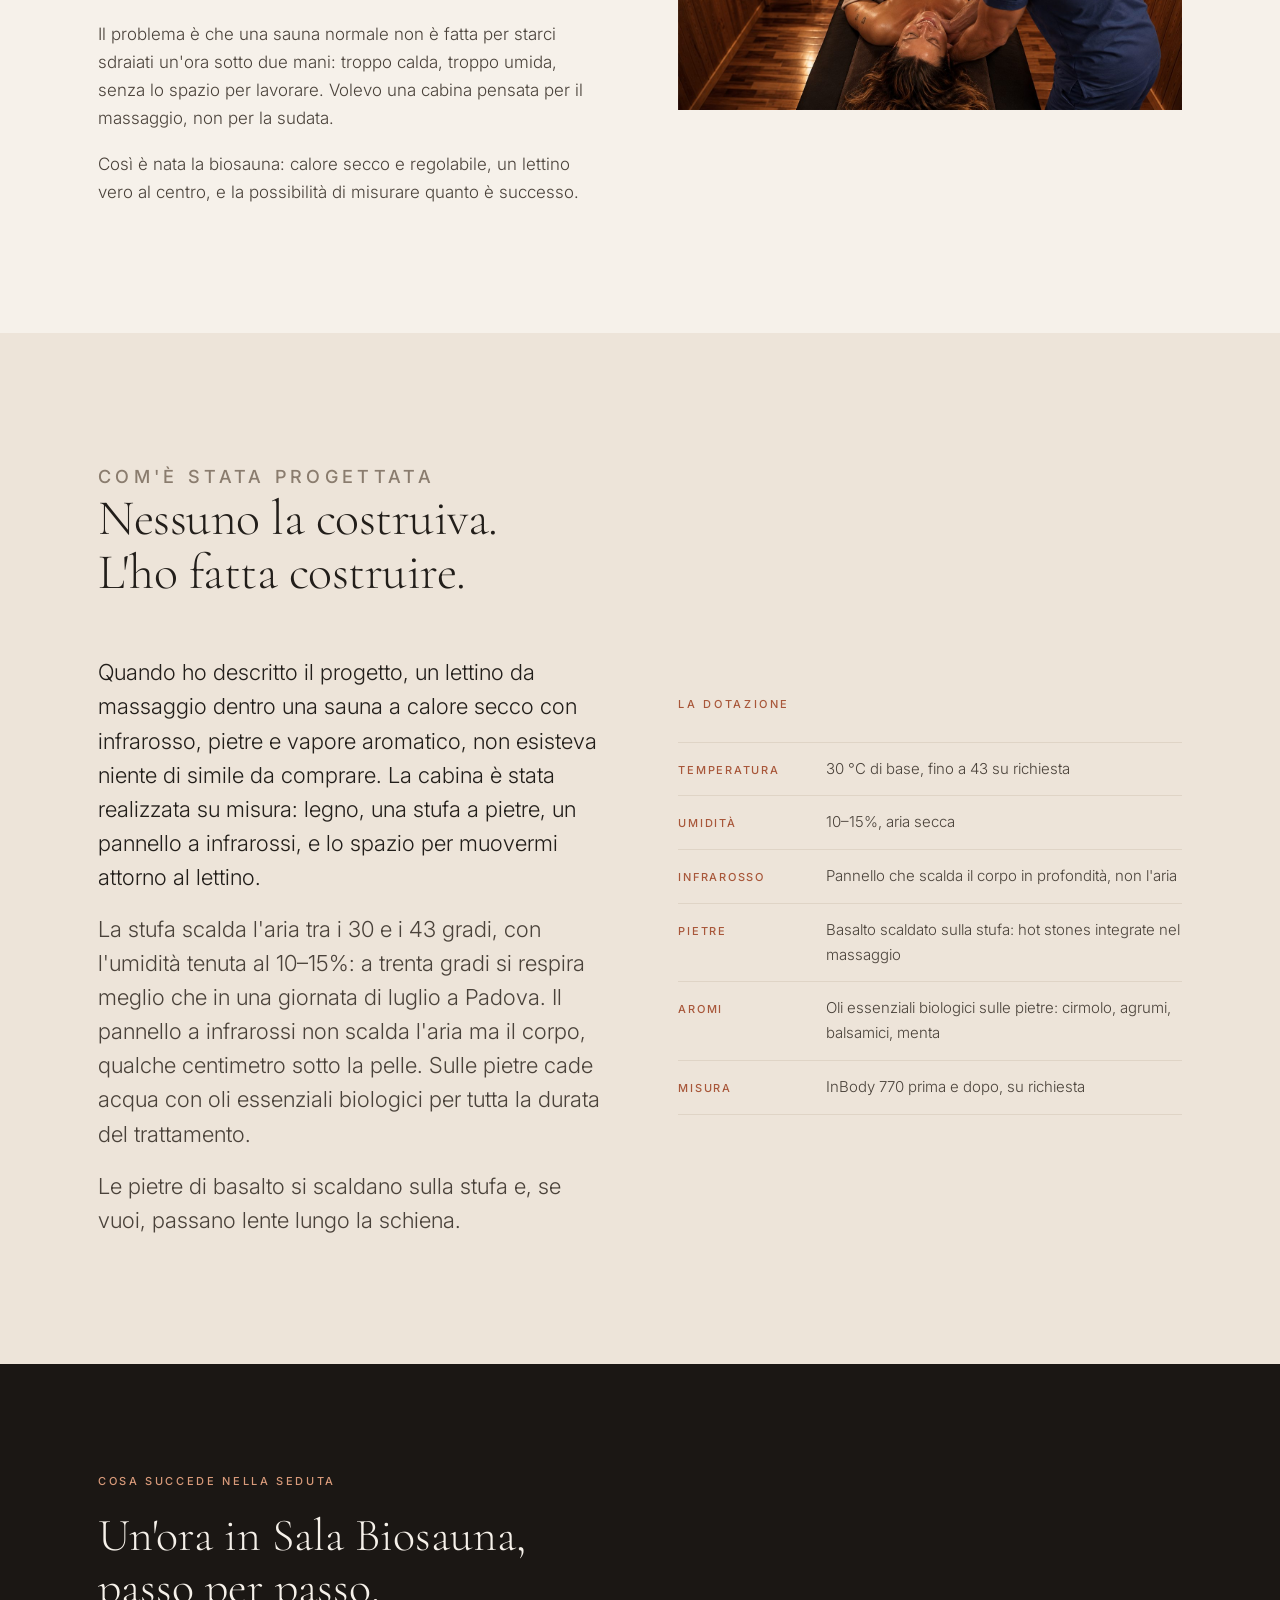
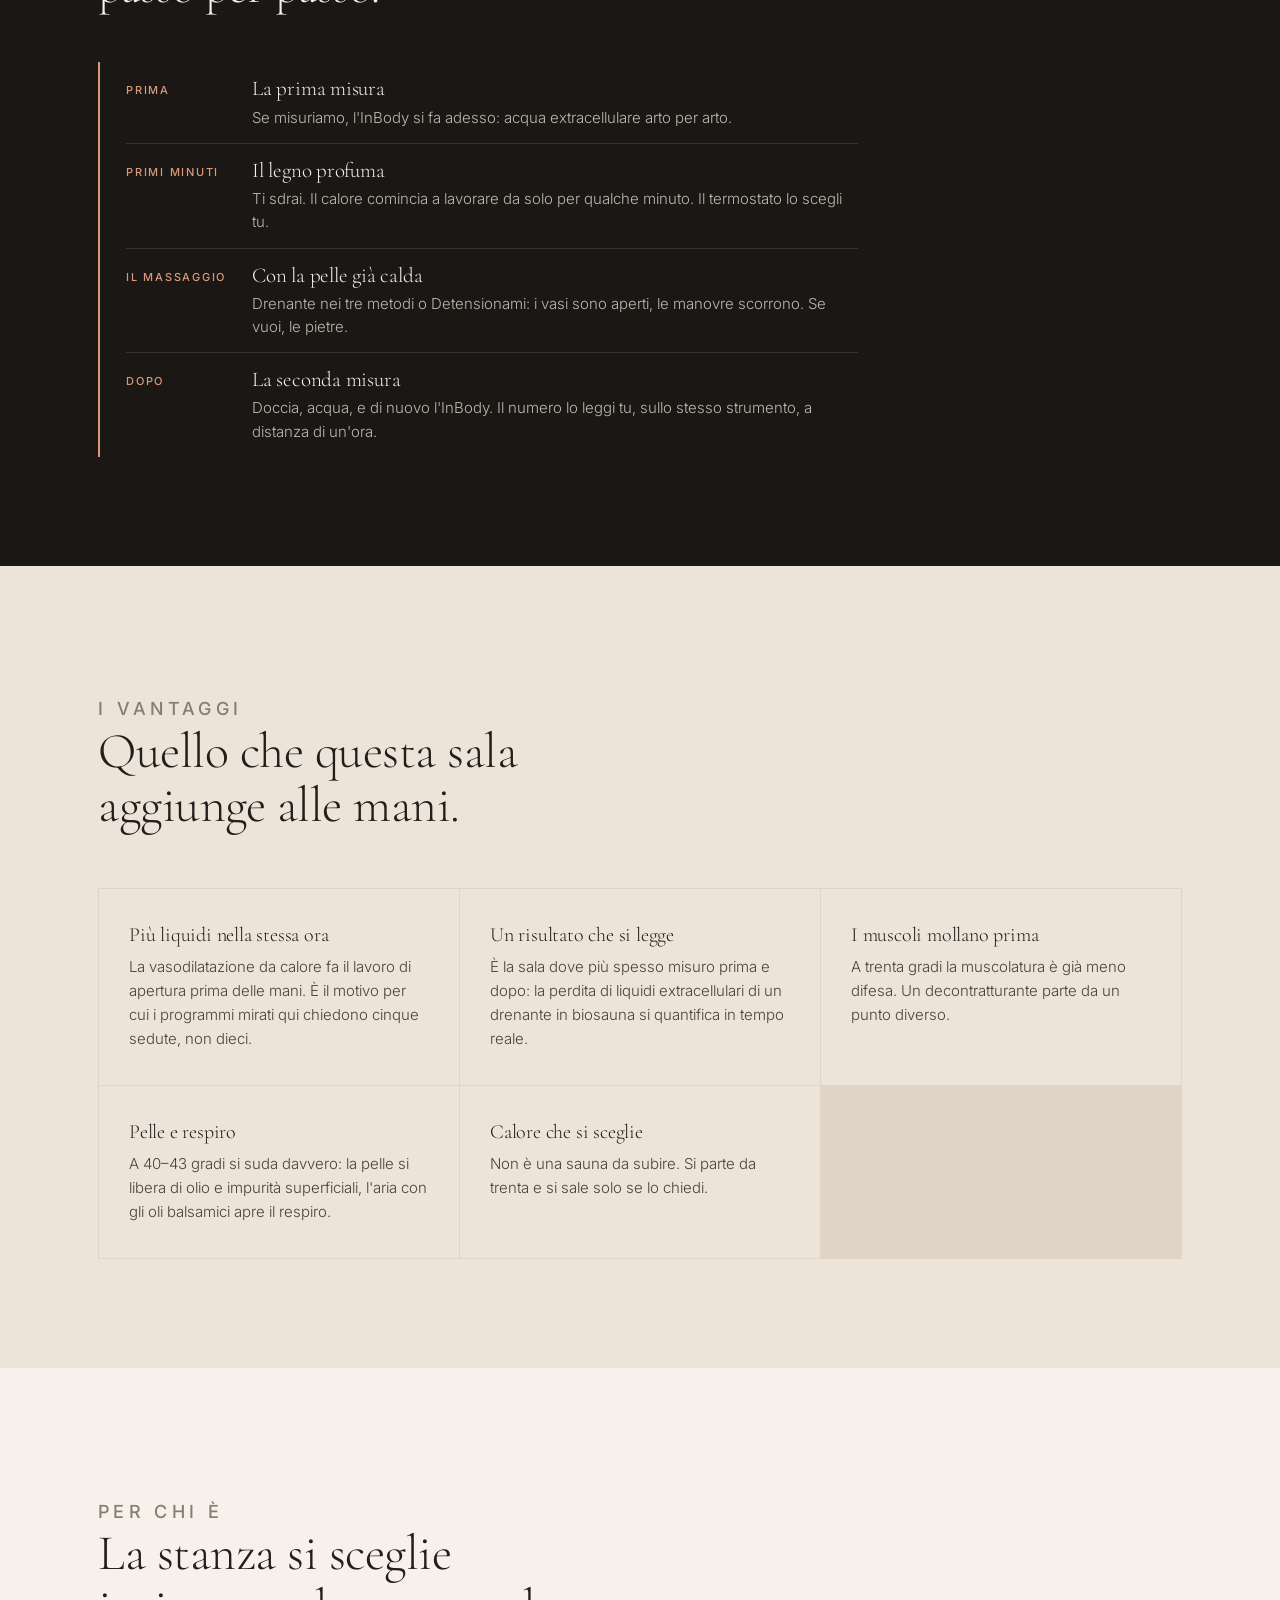
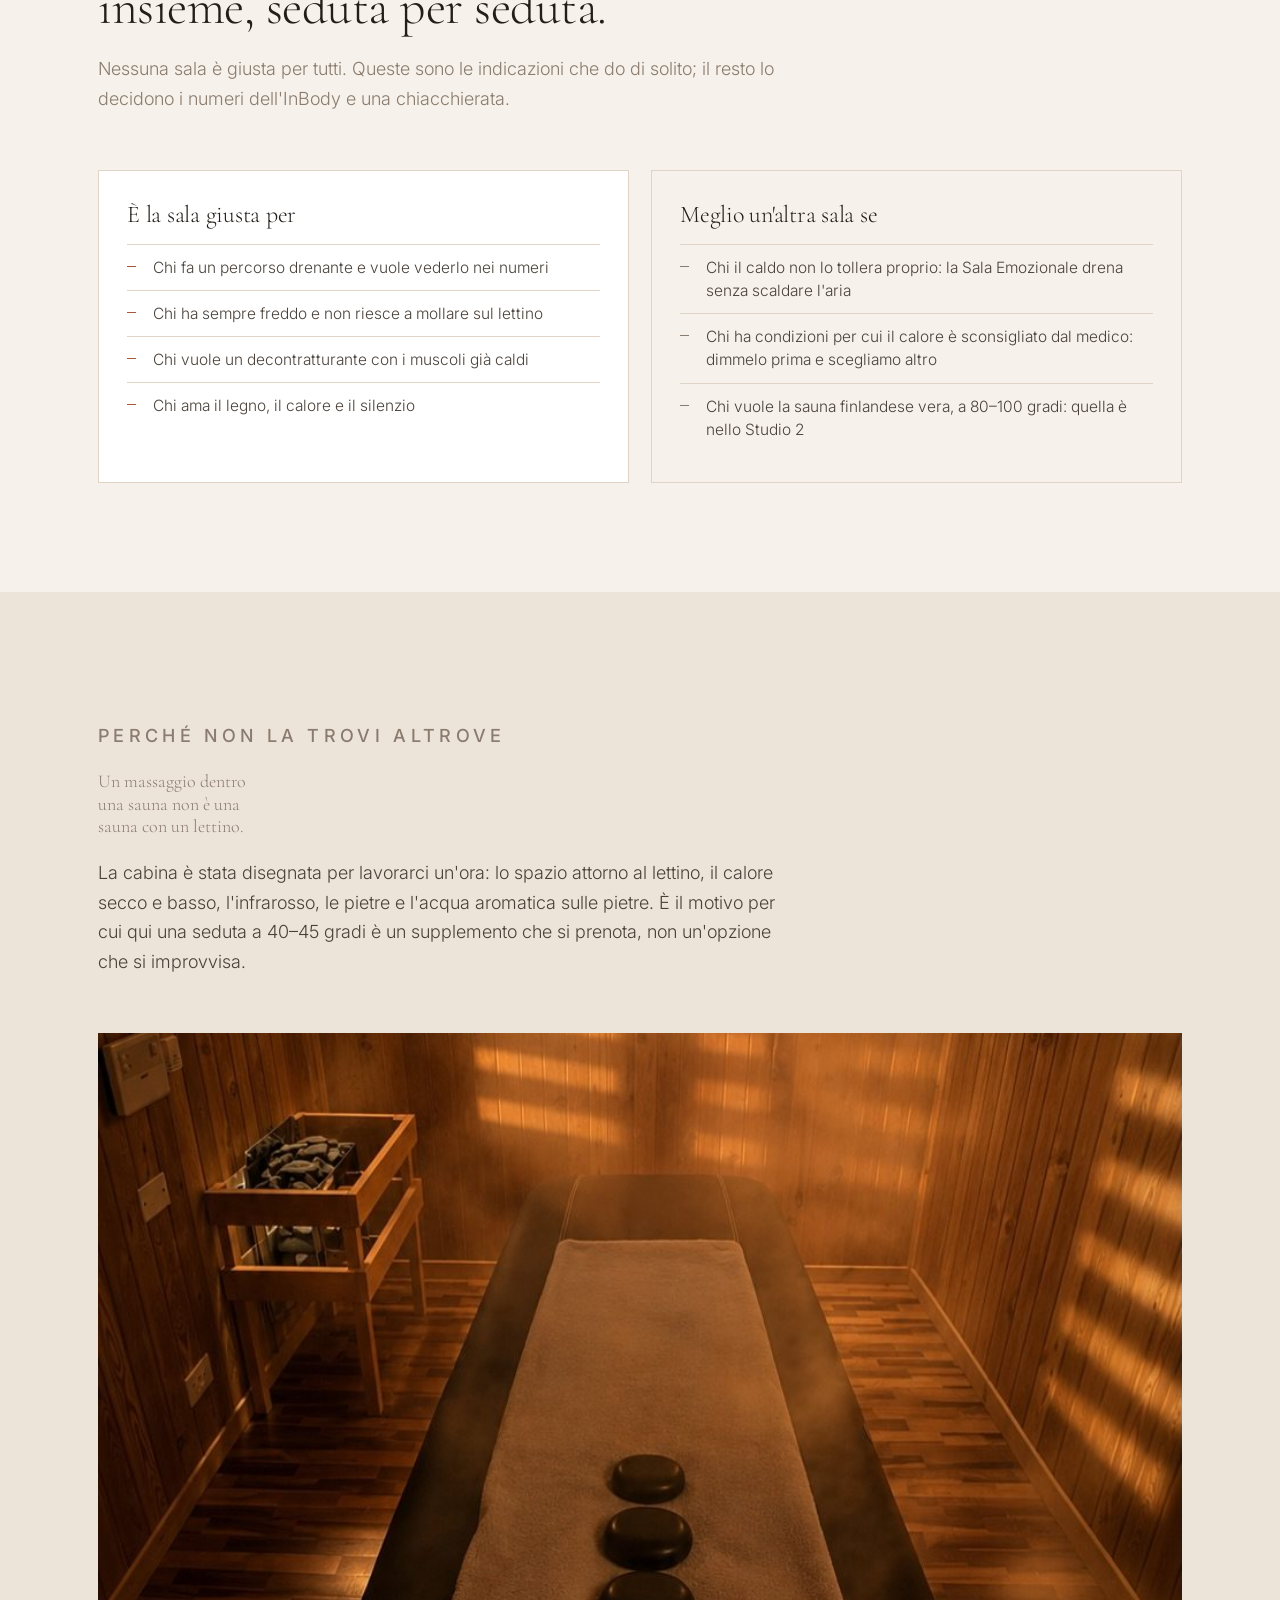
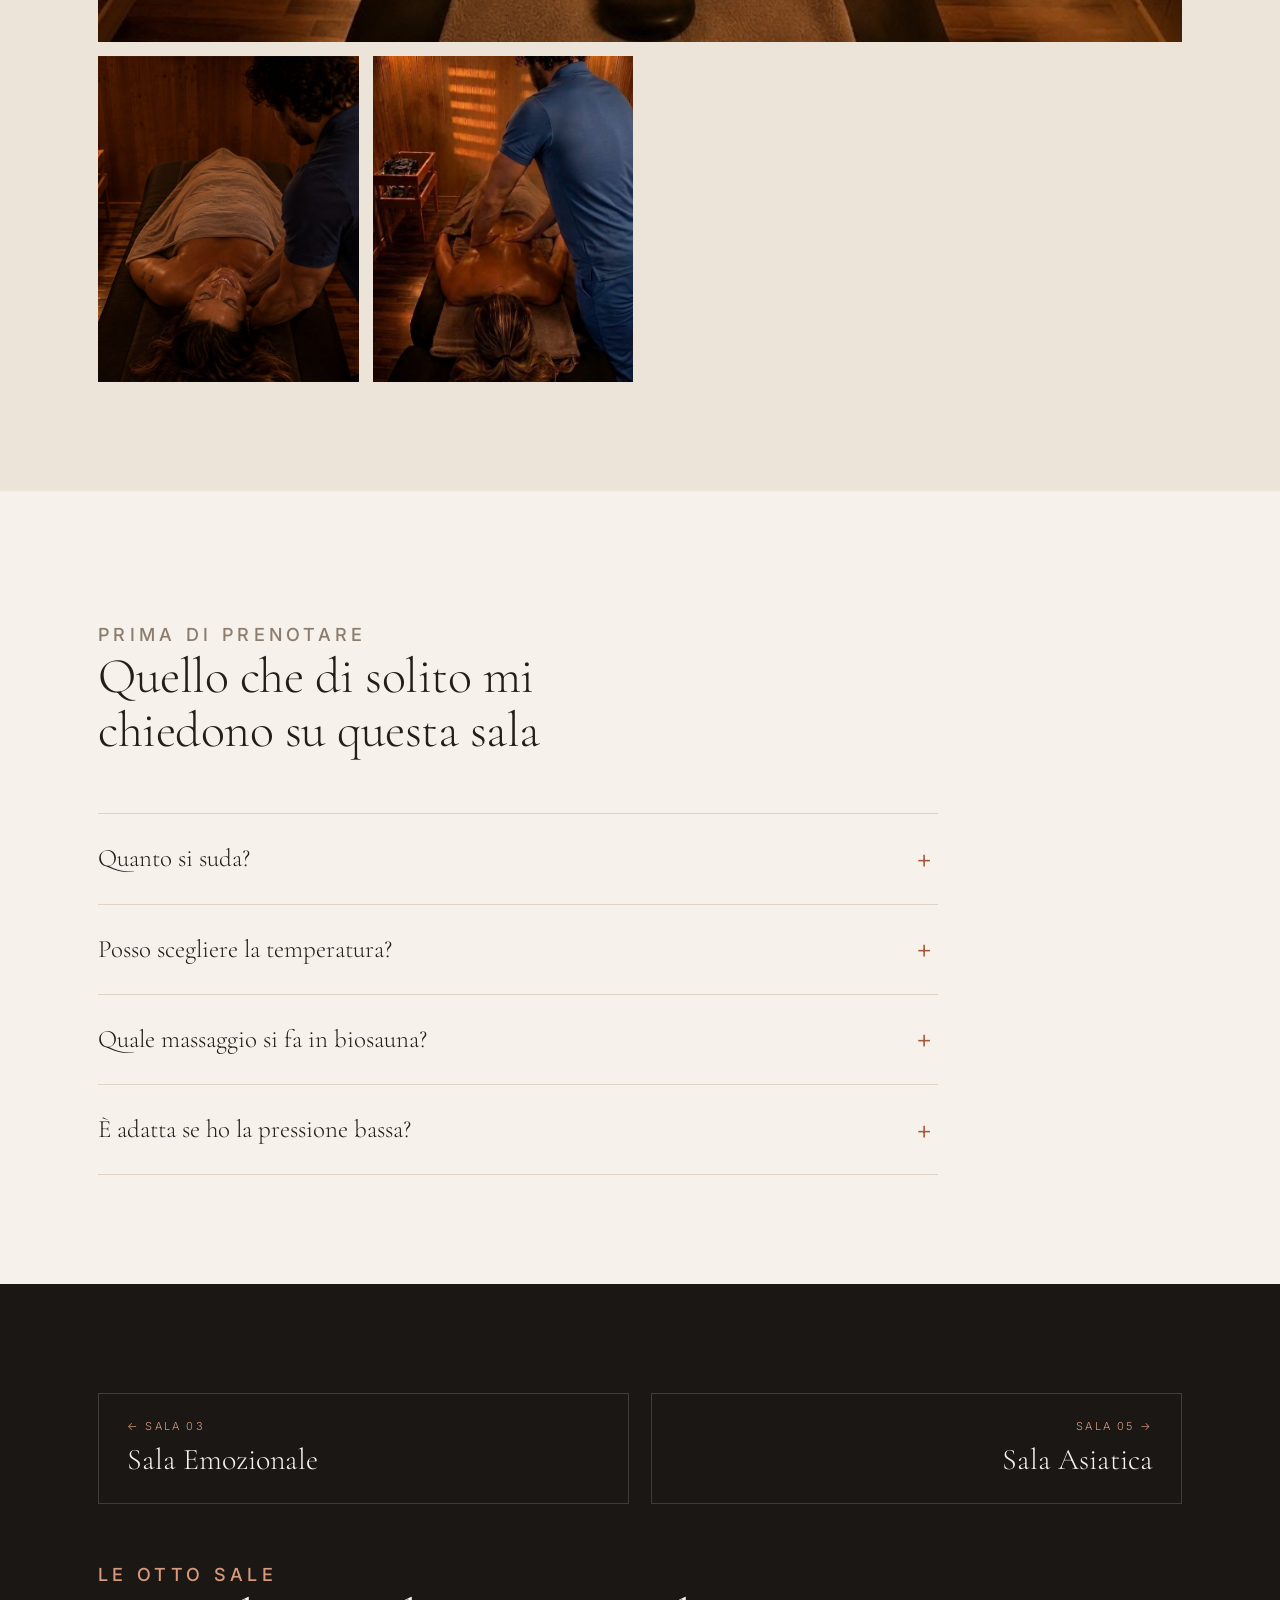
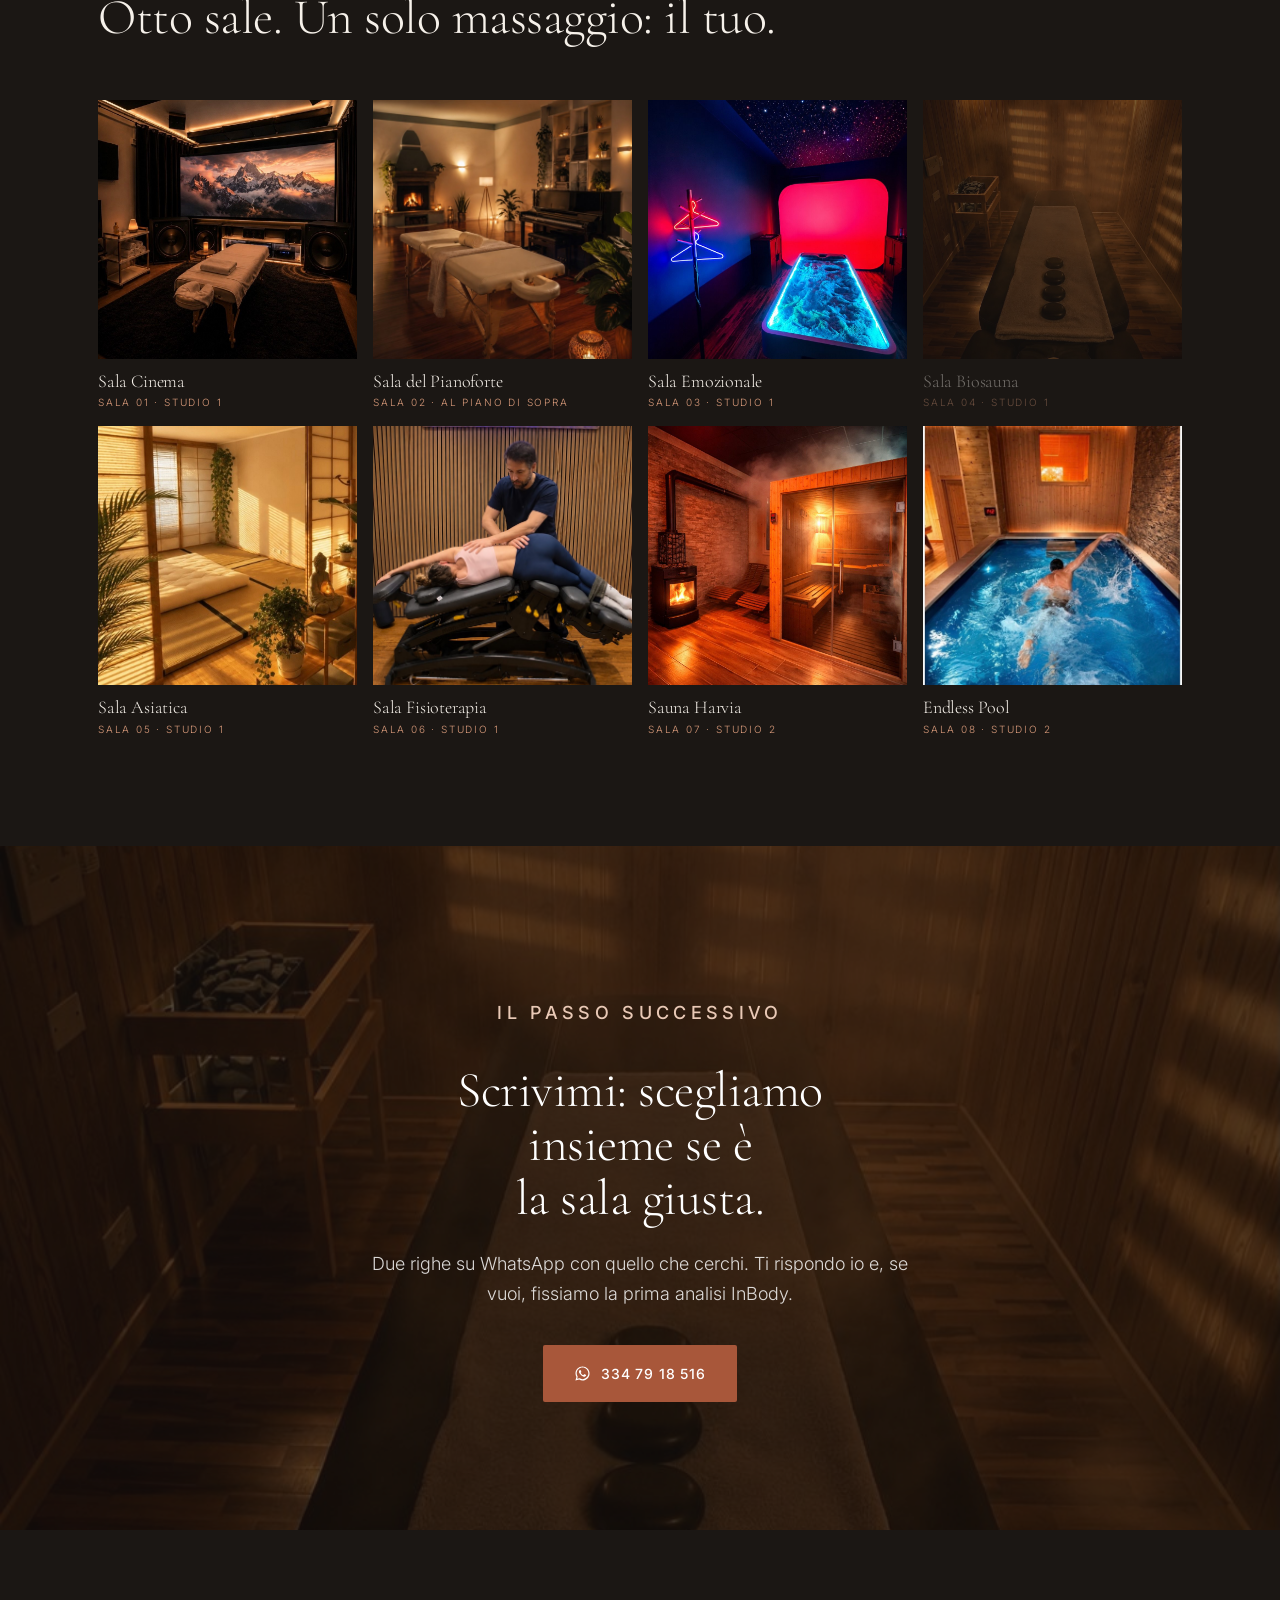
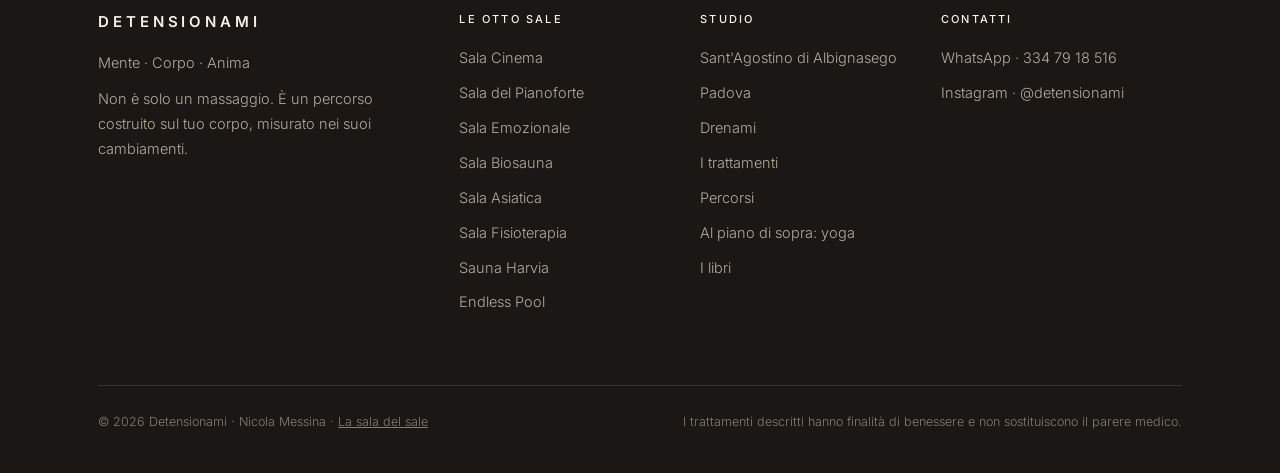
<file: studio/sale/biosauna.html>
<!doctype html>
<html lang="it">
<head>
<meta charset="utf-8">
<meta name="viewport" content="width=device-width, initial-scale=1">
<title>Sala Biosauna — Detensionami, Padova</title>
<meta name="description" content="Si entra a trenta gradi, si sale solo se vuoi. Il calore apre i vasi prima delle mani, e la perdita di liquidi si misura con l'InBody prima e dopo la stessa o">
<link rel="preconnect" href="https://fonts.googleapis.com">
<link rel="preconnect" href="https://fonts.gstatic.com" crossorigin>
<link href="https://fonts.googleapis.com/css2?family=Cormorant+Garamond:wght@300;400;500&family=Inter:wght@300;400;500;600&display=swap" rel="stylesheet">
<link rel="stylesheet" href="../studio.css">
<link rel="stylesheet" href="../sala.css">
<script src="../torna.js" defer></script>
<script src="/da.js" defer></script>
</head>
<body>

<header class="site-header">
  <div class="wrap nav">
    <a class="logo" href="../index.html#home">DETENSIONAMI</a>
    <ul class="nav-links">
      <li><a href="../index.html#home">Home</a></li>
      <li><a href="../index.html#sale">Le 8 sale</a></li>
      <li><a href="../index.html#drenami">Drenami</a></li>
      <li><a href="../index.html#trattamenti">Trattamenti</a></li>
      <li><a href="../index.html#percorsi">Percorsi</a></li>
      <li><a href="../index.html#yoga">Al piano di sopra</a></li>
      <li><a href="../index.html#chi-sono">Chi sono</a></li>
    </ul>
    <a class="btn btn-primary" href="https://wa.me/393347918516?text=Ciao%20Nicola%2C%20vorrei%20ricevere%20il%20catalogo%20aggiornato%20dei%20percorsi." target="_blank" rel="noopener">
      <svg class="wa-icon" viewBox="0 0 24 24" fill="currentColor" aria-hidden="true"><path d="M12.04 2C6.58 2 2.13 6.45 2.13 11.91c0 1.75.46 3.45 1.32 4.95L2 22l5.25-1.38a9.9 9.9 0 0 0 4.79 1.22h.01c5.46 0 9.91-4.45 9.91-9.91C21.96 6.45 17.5 2 12.04 2zm0 18.02h-.01a8.2 8.2 0 0 1-4.19-1.15l-.3-.18-3.12.82.83-3.04-.2-.31a8.16 8.16 0 0 1-1.26-4.35c0-4.54 3.7-8.23 8.25-8.23 2.2 0 4.27.86 5.83 2.42a8.18 8.18 0 0 1 2.41 5.82c0 4.54-3.7 8.2-8.24 8.2zm4.52-6.16c-.25-.12-1.47-.72-1.69-.81-.23-.08-.39-.12-.56.13-.16.25-.64.8-.79.97-.14.16-.29.19-.54.06-.25-.12-1.05-.39-1.99-1.23-.74-.66-1.24-1.47-1.38-1.72-.15-.25-.02-.38.11-.51.11-.11.25-.29.37-.43.13-.15.17-.25.25-.41.08-.17.04-.31-.02-.43-.06-.12-.56-1.35-.77-1.85-.2-.48-.4-.42-.56-.43h-.47c-.17 0-.43.06-.66.31-.23.25-.87.85-.87 2.07s.89 2.4 1.02 2.57c.12.17 1.75 2.67 4.24 3.75.59.26 1.05.41 1.41.52.59.19 1.13.16 1.56.1.48-.07 1.47-.6 1.68-1.18.21-.58.21-1.07.14-1.18-.06-.11-.22-.17-.47-.29z"/></svg>
      <span>Richiedi il catalogo</span>
    </a>
    <button class="menu-btn" id="menuBtn" type="button" aria-expanded="false" aria-controls="menu"><span class="bars" aria-hidden="true"></span>Menu</button>
  </div>
</header>

<nav class="menu" id="menu" aria-label="Menu principale">
  <button class="menu-close" id="menuClose" type="button" aria-label="Chiudi menu">×</button>
  <ol>
    <li><a href="../index.html#home"><small>01</small>Home</a></li>
    <li><a href="../index.html#sale"><small>02</small>Le 8 sale</a></li>
    <li><a href="../index.html#drenami"><small>03</small>Drenami</a></li>
    <li><a href="../index.html#trattamenti"><small>04</small>Il tuo trattamento</a></li>
    <li><a href="../index.html#percorsi"><small>05</small>Percorsi</a></li>
    <li><a href="../index.html#yoga"><small>06</small>Al piano di sopra: yoga</a></li>
    <li><a href="../index.html#chi-sono"><small>07</small>Chi sono &amp; contatti</a></li>
  </ol>
  <div class="menu-foot">
    Sant'Agostino di Albignasego · Padova<br>
    <a href="https://wa.me/393347918516" target="_blank" rel="noopener">WhatsApp 334 79 18 516</a> · <a href="https://www.instagram.com/detensionami/" target="_blank" rel="noopener">@detensionami</a>
  </div>
</nav>

<main>

  <section class="rhero" style="--pos:center 55%">
    <img src="../img/biosauna-stones.jpg" alt="Cabina biosauna in legno con lettino, telo e pietre calde">
    <span class="num" aria-hidden="true">04</span>
    <div class="wrap">
      <p class="crumb"><a href="../index.html#sale">Le 8 sale</a> <i>/</i> <span>Sala 04 di 08</span> <i>/</i> <span>Studio 1</span></p>
      <h1>Un lettino dentro una cabina di legno a calore secco.</h1>
      <p class="room-tag">Sala Biosauna · 30–43 °C · umidità 10–15% · drenaggio amplificato · InBody prima e dopo</p>
      <p class="lede">Si entra a trenta gradi, si sale solo se vuoi. Il calore apre i vasi prima delle mani, e la perdita di liquidi si misura con l'InBody prima e dopo la stessa ora.</p>
      <div class="hero-cta">
        <a class="btn btn-primary" href="https://wa.me/393347918516?text=Ciao%20Nicola%2C%20vorrei%20prenotare%20un%20massaggio%20nella%20Sala%20Biosauna." target="_blank" rel="noopener"><svg class="wa-icon" viewBox="0 0 24 24" fill="currentColor" aria-hidden="true"><path d="M12.04 2C6.58 2 2.13 6.45 2.13 11.91c0 1.75.46 3.45 1.32 4.95L2 22l5.25-1.38a9.9 9.9 0 0 0 4.79 1.22h.01c5.46 0 9.91-4.45 9.91-9.91C21.96 6.45 17.5 2 12.04 2zm0 18.02h-.01a8.2 8.2 0 0 1-4.19-1.15l-.3-.18-3.12.82.83-3.04-.2-.31a8.16 8.16 0 0 1-1.26-4.35c0-4.54 3.7-8.23 8.25-8.23 2.2 0 4.27.86 5.83 2.42a8.18 8.18 0 0 1 2.41 5.82c0 4.54-3.7 8.2-8.24 8.2zm4.52-6.16c-.25-.12-1.47-.72-1.69-.81-.23-.08-.39-.12-.56.13-.16.25-.64.8-.79.97-.14.16-.29.19-.54.06-.25-.12-1.05-.39-1.99-1.23-.74-.66-1.24-1.47-1.38-1.72-.15-.25-.02-.38.11-.51.11-.11.25-.29.37-.43.13-.15.17-.25.25-.41.08-.17.04-.31-.02-.43-.06-.12-.56-1.35-.77-1.85-.2-.48-.4-.42-.56-.43h-.47c-.17 0-.43.06-.66.31-.23.25-.87.85-.87 2.07s.89 2.4 1.02 2.57c.12.17 1.75 2.67 4.24 3.75.59.26 1.05.41 1.41.52.59.19 1.13.16 1.56.1.48-.07 1.47-.6 1.68-1.18.21-.58.21-1.07.14-1.18-.06-.11-.22-.17-.47-.29z"/></svg><span>Prenota in questa sala</span></a>
        <a class="btn btn-light" href="#altre">Le altre sale</a>
      </div>
    </div>
  </section>

  <div class="kpis">
    <div class="wrap">
      <div class="kpi"><b>30 °C</b><span>quando entri: si respira meglio che a luglio</span></div>
      <div class="kpi"><b>43 °C</b><span>per chi vuole sudare davvero, su richiesta</span></div>
      <div class="kpi"><b>10–15%</b><span>umidità: aria secca, mai opprimente</span></div>
    </div>
  </div>

  <section id="idea">
    <div class="wrap">
      <div class="split">
        <div class="split-body">
          <p class="eyebrow">Perché esiste</p>
          <p class="quote">Volevo che il calore lavorasse al posto della forza.</p>
          <p>Un drenaggio corretto non spinge: la linfa scorre in superficie, a pressione bassa, e premere forte chiude i vasi che dovrebbe aprire. Se non posso usare la forza, posso usare il calore: la vasodilatazione fa muovere i liquidi con meno resistenza, e le mani fanno il resto.</p>
          <p>Il problema è che una sauna normale non è fatta per starci sdraiati un'ora sotto due mani: troppo calda, troppo umida, senza lo spazio per lavorare. Volevo una cabina pensata per il massaggio, non per la sudata.</p>
          <p>Così è nata la biosauna: calore secco e regolabile, un lettino vero al centro, e la possibilità di misurare quanto è successo.</p>
        </div>
        <div class="split-media"><img src="../img/biosauna-trattamento.jpg" alt="Nicola Messina esegue un drenaggio sulla schiena nella sala biosauna" loading="lazy"></div>
      </div>
    </div>
  </section>

  <section id="progetto" style="background:var(--sand-2)">
    <div class="wrap">
      <div class="section-head">
        <p class="eyebrow">Com'è stata progettata</p>
        <h2>Nessuno la costruiva. L'ho fatta costruire.</h2>
      </div>
      <div class="split" style="align-items:start">
        <div class="split-body intro">
          <p>Quando ho descritto il progetto, un lettino da massaggio dentro una sauna a calore secco con infrarosso, pietre e vapore aromatico, non esisteva niente di simile da comprare. La cabina è stata realizzata su misura: legno, una stufa a pietre, un pannello a infrarossi, e lo spazio per muovermi attorno al lettino.</p>
          <p>La stufa scalda l'aria tra i 30 e i 43 gradi, con l'umidità tenuta al 10–15%: a trenta gradi si respira meglio che in una giornata di luglio a Padova. Il pannello a infrarossi non scalda l'aria ma il corpo, qualche centimetro sotto la pelle. Sulle pietre cade acqua con oli essenziali biologici per tutta la durata del trattamento.</p>
          <p>Le pietre di basalto si scaldano sulla stufa e, se vuoi, passano lente lungo la schiena.</p>
        </div>
        <div class="kit">
          <p class="eyebrow">La dotazione</p>
          <ul class="facts">
            <li><b>Temperatura</b> 30 °C di base, fino a 43 su richiesta</li>
            <li><b>Umidità</b> 10–15%, aria secca</li>
            <li><b>Infrarosso</b> Pannello che scalda il corpo in profondità, non l'aria</li>
            <li><b>Pietre</b> Basalto scaldato sulla stufa: hot stones integrate nel massaggio</li>
            <li><b>Aromi</b> Oli essenziali biologici sulle pietre: cirmolo, agrumi, balsamici, menta</li>
            <li><b>Misura</b> InBody 770 prima e dopo, su richiesta</li>
          </ul>
        </div>
      </div>
    </div>
  </section>

  <section class="story sala" id="seduta">
    <div class="wrap">
      <p class="eyebrow" style="color:#D89A7A">Cosa succede nella seduta</p>
      <p class="q">Un'ora in Sala Biosauna, passo per passo.</p>
      <div class="steps">
        <div class="tl"><span class="m">Prima</span><div><h3>La prima misura</h3><p>Se misuriamo, l'InBody si fa adesso: acqua extracellulare arto per arto.</p></div></div>
        <div class="tl"><span class="m">Primi minuti</span><div><h3>Il legno profuma</h3><p>Ti sdrai. Il calore comincia a lavorare da solo per qualche minuto. Il termostato lo scegli tu.</p></div></div>
        <div class="tl"><span class="m">Il massaggio</span><div><h3>Con la pelle già calda</h3><p>Drenante nei tre metodi o Detensionami: i vasi sono aperti, le manovre scorrono. Se vuoi, le pietre.</p></div></div>
        <div class="tl"><span class="m">Dopo</span><div><h3>La seconda misura</h3><p>Doccia, acqua, e di nuovo l'InBody. Il numero lo leggi tu, sullo stesso strumento, a distanza di un'ora.</p></div></div>
      </div>
    </div>
  </section>

  <section class="benefits" id="vantaggi">
    <div class="wrap">
      <div class="section-head">
        <p class="eyebrow">I vantaggi</p>
        <h2>Quello che questa sala aggiunge alle mani.</h2>
      </div>
      <div class="benefit-grid">
        <div class="benefit"><h3>Più liquidi nella stessa ora</h3><p>La vasodilatazione da calore fa il lavoro di apertura prima delle mani. È il motivo per cui i programmi mirati qui chiedono cinque sedute, non dieci.</p></div>
        <div class="benefit"><h3>Un risultato che si legge</h3><p>È la sala dove più spesso misuro prima e dopo: la perdita di liquidi extracellulari di un drenante in biosauna si quantifica in tempo reale.</p></div>
        <div class="benefit"><h3>I muscoli mollano prima</h3><p>A trenta gradi la muscolatura è già meno difesa. Un decontratturante parte da un punto diverso.</p></div>
        <div class="benefit"><h3>Pelle e respiro</h3><p>A 40–43 gradi si suda davvero: la pelle si libera di olio e impurità superficiali, l'aria con gli oli balsamici apre il respiro.</p></div>
        <div class="benefit"><h3>Calore che si sceglie</h3><p>Non è una sauna da subire. Si parte da trenta e si sale solo se lo chiedi.</p></div>
      </div>
    </div>
  </section>

  <section id="per-chi">
    <div class="wrap">
      <div class="section-head">
        <p class="eyebrow">Per chi è</p>
        <h2>La stanza si sceglie insieme, seduta per seduta.</h2>
        <p>Nessuna sala è giusta per tutti. Queste sono le indicazioni che do di solito; il resto lo decidono i numeri dell'InBody e una chiacchierata.</p>
      </div>
      <div class="fit-grid">
        <div class="fit">
          <h3>È la sala giusta per</h3>
          <ul>
            <li>Chi fa un percorso drenante e vuole vederlo nei numeri</li>
            <li>Chi ha sempre freddo e non riesce a mollare sul lettino</li>
            <li>Chi vuole un decontratturante con i muscoli già caldi</li>
            <li>Chi ama il legno, il calore e il silenzio</li>
          </ul>
        </div>
        <div class="fit no">
          <h3>Meglio un'altra sala se</h3>
          <ul>
            <li>Chi il caldo non lo tollera proprio: la Sala Emozionale drena senza scaldare l'aria</li>
            <li>Chi ha condizioni per cui il calore è sconsigliato dal medico: dimmelo prima e scegliamo altro</li>
            <li>Chi vuole la sauna finlandese vera, a 80–100 gradi: quella è nello Studio 2</li>
          </ul>
        </div>
      </div>
    </div>
  </section>

  <section class="unique" id="unica" style="background:var(--sand-2)">
    <div class="wrap">
      <div class="section-head">
        <p class="eyebrow">Perché non la trovi altrove</p>
        <p class="claim">Un massaggio dentro una sauna non è una sauna con un lettino.</p>
        <p style="color:var(--ink-soft)">La cabina è stata disegnata per lavorarci un'ora: lo spazio attorno al lettino, il calore secco e basso, l'infrarosso, le pietre e l'acqua aromatica sulle pietre. È il motivo per cui qui una seduta a 40–45 gradi è un supplemento che si prenota, non un'opzione che si improvvisa.</p>
      </div>
      <div class="gallery">
        <img src="../img/biosauna-stones.jpg" alt="" loading="lazy" class="wide">
        <img src="../img/biosauna-notte.jpg" alt="" loading="lazy">
        <img src="../img/hero-mani.jpg" alt="" loading="lazy">
      </div>
    </div>
  </section>

  <section id="faq">
    <div class="wrap">
      <div class="section-head">
        <p class="eyebrow">Prima di prenotare</p>
        <h2>Quello che di solito mi chiedono su questa sala</h2>
      </div>
      <div class="faq-list">
        <details><summary>Quanto si suda?</summary><div class="answer"><p>A 30 gradi quasi nulla: è calore confortevole. A 40–43 si suda davvero, e lo misuriamo.</p></div></details>
        <details><summary>Posso scegliere la temperatura?</summary><div class="answer"><p>Sì. Si entra a 30 e si sale solo se lo chiedi. I 40–45 gradi sono un supplemento sui 60 minuti.</p></div></details>
        <details><summary>Quale massaggio si fa in biosauna?</summary><div class="answer"><p>Tutti quelli dello studio: drenanti nei tre metodi, Detensionami, decontratturante. La scelta la facciamo sui dati InBody.</p></div></details>
        <details><summary>È adatta se ho la pressione bassa?</summary><div class="answer"><p>Ne parliamo prima. A 30 gradi e con umidità bassa la maggior parte delle persone sta bene, ma se hai dubbi chiedi al tuo medico e scegliamo la sala giusta.</p></div></details>
      </div>
    </div>
  </section>

  <section class="rooms-nav" id="altre">
    <div class="wrap">
      <div class="pn">
        <a class="prev" href="emozionale.html"><small>← Sala 03</small>Sala Emozionale</a>
        <a class="next" href="asiatica.html"><small>Sala 05 →</small>Sala Asiatica</a>
      </div>
      <div class="section-head">
        <p class="eyebrow" style="color:#D89A7A">Le otto sale</p>
        <h2>Otto sale. Un solo massaggio: il tuo.</h2>
      </div>
      <div class="room-grid mini">
        <a class="room" href="cinema.html"><img src="../img/cinema.jpg" alt="" loading="lazy"><h3>Sala Cinema</h3><p class="room-tag">Sala 01 · Studio 1</p></a>
        <a class="room" href="pianoforte.html"><img src="../img/pianoforte.jpg" alt="" loading="lazy"><h3>Sala del Pianoforte</h3><p class="room-tag">Sala 02 · Al piano di sopra</p></a>
        <a class="room" href="emozionale.html"><img src="../img/emozionale.jpg" alt="" loading="lazy"><h3>Sala Emozionale</h3><p class="room-tag">Sala 03 · Studio 1</p></a>
        <a class="room current" href="biosauna.html"><img src="../img/biosauna-stones.jpg" alt="" loading="lazy"><h3>Sala Biosauna</h3><p class="room-tag">Sala 04 · Studio 1</p></a>
        <a class="room" href="asiatica.html"><img src="../img/asiatica-luce.jpg" alt="" loading="lazy"><h3>Sala Asiatica</h3><p class="room-tag">Sala 05 · Studio 1</p></a>
        <a class="room" href="fisioterapia.html"><img src="../img/nicola.jpg" alt="" loading="lazy"><h3>Sala Fisioterapia</h3><p class="room-tag">Sala 06 · Studio 1</p></a>
        <a class="room" href="sauna.html"><img src="../img/sauna-vapore.jpg" alt="" loading="lazy"><h3>Sauna Harvia</h3><p class="room-tag">Sala 07 · Studio 2</p></a>
        <a class="room" href="endless-pool.html"><img src="../img/pool-nuoto.jpg" alt="" loading="lazy"><h3>Endless Pool</h3><p class="room-tag">Sala 08 · Studio 2</p></a>
      </div>
    </div>
  </section>

  <section class="final">
    <img src="../img/biosauna-stones.jpg" alt="" loading="lazy">
    <div class="wrap">
      <p class="eyebrow" style="color:#E9C9B6">Il passo successivo</p>
      <h2>Scrivimi: scegliamo insieme se è la sala giusta.</h2>
      <p>Due righe su WhatsApp con quello che cerchi. Ti rispondo io e, se vuoi, fissiamo la prima analisi InBody.</p>
      <a class="btn btn-primary" href="https://wa.me/393347918516?text=Ciao%20Nicola%2C%20vorrei%20prenotare%20un%20massaggio%20nella%20Sala%20Biosauna." target="_blank" rel="noopener"><svg class="wa-icon" viewBox="0 0 24 24" fill="currentColor" aria-hidden="true"><path d="M12.04 2C6.58 2 2.13 6.45 2.13 11.91c0 1.75.46 3.45 1.32 4.95L2 22l5.25-1.38a9.9 9.9 0 0 0 4.79 1.22h.01c5.46 0 9.91-4.45 9.91-9.91C21.96 6.45 17.5 2 12.04 2zm0 18.02h-.01a8.2 8.2 0 0 1-4.19-1.15l-.3-.18-3.12.82.83-3.04-.2-.31a8.16 8.16 0 0 1-1.26-4.35c0-4.54 3.7-8.23 8.25-8.23 2.2 0 4.27.86 5.83 2.42a8.18 8.18 0 0 1 2.41 5.82c0 4.54-3.7 8.2-8.24 8.2zm4.52-6.16c-.25-.12-1.47-.72-1.69-.81-.23-.08-.39-.12-.56.13-.16.25-.64.8-.79.97-.14.16-.29.19-.54.06-.25-.12-1.05-.39-1.99-1.23-.74-.66-1.24-1.47-1.38-1.72-.15-.25-.02-.38.11-.51.11-.11.25-.29.37-.43.13-.15.17-.25.25-.41.08-.17.04-.31-.02-.43-.06-.12-.56-1.35-.77-1.85-.2-.48-.4-.42-.56-.43h-.47c-.17 0-.43.06-.66.31-.23.25-.87.85-.87 2.07s.89 2.4 1.02 2.57c.12.17 1.75 2.67 4.24 3.75.59.26 1.05.41 1.41.52.59.19 1.13.16 1.56.1.48-.07 1.47-.6 1.68-1.18.21-.58.21-1.07.14-1.18-.06-.11-.22-.17-.47-.29z"/></svg><span>334 79 18 516</span></a>
    </div>
  </section>

</main>

<footer class="site-footer">
  <div class="wrap">
    <div class="foot-grid">
      <div>
        <a class="foot-logo" href="../index.html#home">DETENSIONAMI</a>
        <p>Mente · Corpo · Anima</p>
        <p>Non è solo un massaggio. È un percorso costruito sul tuo corpo, misurato nei suoi cambiamenti.</p>
      </div>
      <div>
        <h4>Le otto sale</h4>
        <ul>
          <li><a href="cinema.html">Sala Cinema</a></li>
          <li><a href="pianoforte.html">Sala del Pianoforte</a></li>
          <li><a href="emozionale.html">Sala Emozionale</a></li>
          <li><a href="biosauna.html">Sala Biosauna</a></li>
          <li><a href="asiatica.html">Sala Asiatica</a></li>
          <li><a href="fisioterapia.html">Sala Fisioterapia</a></li>
          <li><a href="sauna.html">Sauna Harvia</a></li>
          <li><a href="endless-pool.html">Endless Pool</a></li>
        </ul>
      </div>
      <div>
        <h4>Studio</h4>
        <ul>
          <li>Sant'Agostino di Albignasego</li>
          <li>Padova</li>
          <li><a href="../index.html#drenami">Drenami</a></li>
          <li><a href="../index.html#trattamenti">I trattamenti</a></li>
          <li><a href="../index.html#percorsi">Percorsi</a></li>
          <li><a href="../index.html#yoga">Al piano di sopra: yoga</a></li>
          <li><a href="../index.html#libri">I libri</a></li>
        </ul>
      </div>
      <div>
        <h4>Contatti</h4>
        <ul>
          <li><a href="https://wa.me/393347918516" target="_blank" rel="noopener">WhatsApp · 334 79 18 516</a></li>
          <li><a href="https://www.instagram.com/detensionami/" target="_blank" rel="noopener">Instagram · @detensionami</a></li>
        </ul>
      </div>
    </div>
    <div class="foot-bottom">
      <span>© 2026 Detensionami · Nicola Messina · <a href="../../">La sala del sale</a></span>
      <span>I trattamenti descritti hanno finalità di benessere e non sostituiscono il parere medico.</span>
    </div>
  </div>
</footer>

<div class="bottom-bar" id="bottomBar">
  <a class="btn btn-primary" href="https://wa.me/393347918516?text=Ciao%20Nicola%2C%20vorrei%20prenotare%20un%20massaggio%20nella%20Sala%20Biosauna." target="_blank" rel="noopener"><svg class="wa-icon" viewBox="0 0 24 24" fill="currentColor" aria-hidden="true"><path d="M12.04 2C6.58 2 2.13 6.45 2.13 11.91c0 1.75.46 3.45 1.32 4.95L2 22l5.25-1.38a9.9 9.9 0 0 0 4.79 1.22h.01c5.46 0 9.91-4.45 9.91-9.91C21.96 6.45 17.5 2 12.04 2zm0 18.02h-.01a8.2 8.2 0 0 1-4.19-1.15l-.3-.18-3.12.82.83-3.04-.2-.31a8.16 8.16 0 0 1-1.26-4.35c0-4.54 3.7-8.23 8.25-8.23 2.2 0 4.27.86 5.83 2.42a8.18 8.18 0 0 1 2.41 5.82c0 4.54-3.7 8.2-8.24 8.2zm4.52-6.16c-.25-.12-1.47-.72-1.69-.81-.23-.08-.39-.12-.56.13-.16.25-.64.8-.79.97-.14.16-.29.19-.54.06-.25-.12-1.05-.39-1.99-1.23-.74-.66-1.24-1.47-1.38-1.72-.15-.25-.02-.38.11-.51.11-.11.25-.29.37-.43.13-.15.17-.25.25-.41.08-.17.04-.31-.02-.43-.06-.12-.56-1.35-.77-1.85-.2-.48-.4-.42-.56-.43h-.47c-.17 0-.43.06-.66.31-.23.25-.87.85-.87 2.07s.89 2.4 1.02 2.57c.12.17 1.75 2.67 4.24 3.75.59.26 1.05.41 1.41.52.59.19 1.13.16 1.56.1.48-.07 1.47-.6 1.68-1.18.21-.58.21-1.07.14-1.18-.06-.11-.22-.17-.47-.29z"/></svg><span>Prenota in Sala Biosauna</span></a>
</div>

<script>
(function(){
  var body = document.body, menuBtn = document.getElementById('menuBtn'), menuClose = document.getElementById('menuClose'), bar = document.getElementById('bottomBar');
  function closeMenu(){ body.classList.remove('menu-open'); menuBtn.setAttribute('aria-expanded','false'); }
  menuBtn.addEventListener('click', function(){ body.classList.contains('menu-open') ? closeMenu() : (body.classList.add('menu-open'), menuBtn.setAttribute('aria-expanded','true')); });
  menuClose.addEventListener('click', closeMenu);
  document.addEventListener('keydown', function(e){ if (e.key === 'Escape') closeMenu(); });
  var last = 0;
  window.addEventListener('scroll', function(){
    if (!bar) return;
    var y = window.scrollY || 0;
    bar.classList.toggle('is-hidden', y > last && y > 140);
    last = y;
  }, {passive:true});
})();
</script>

</body>
</html>
</file>
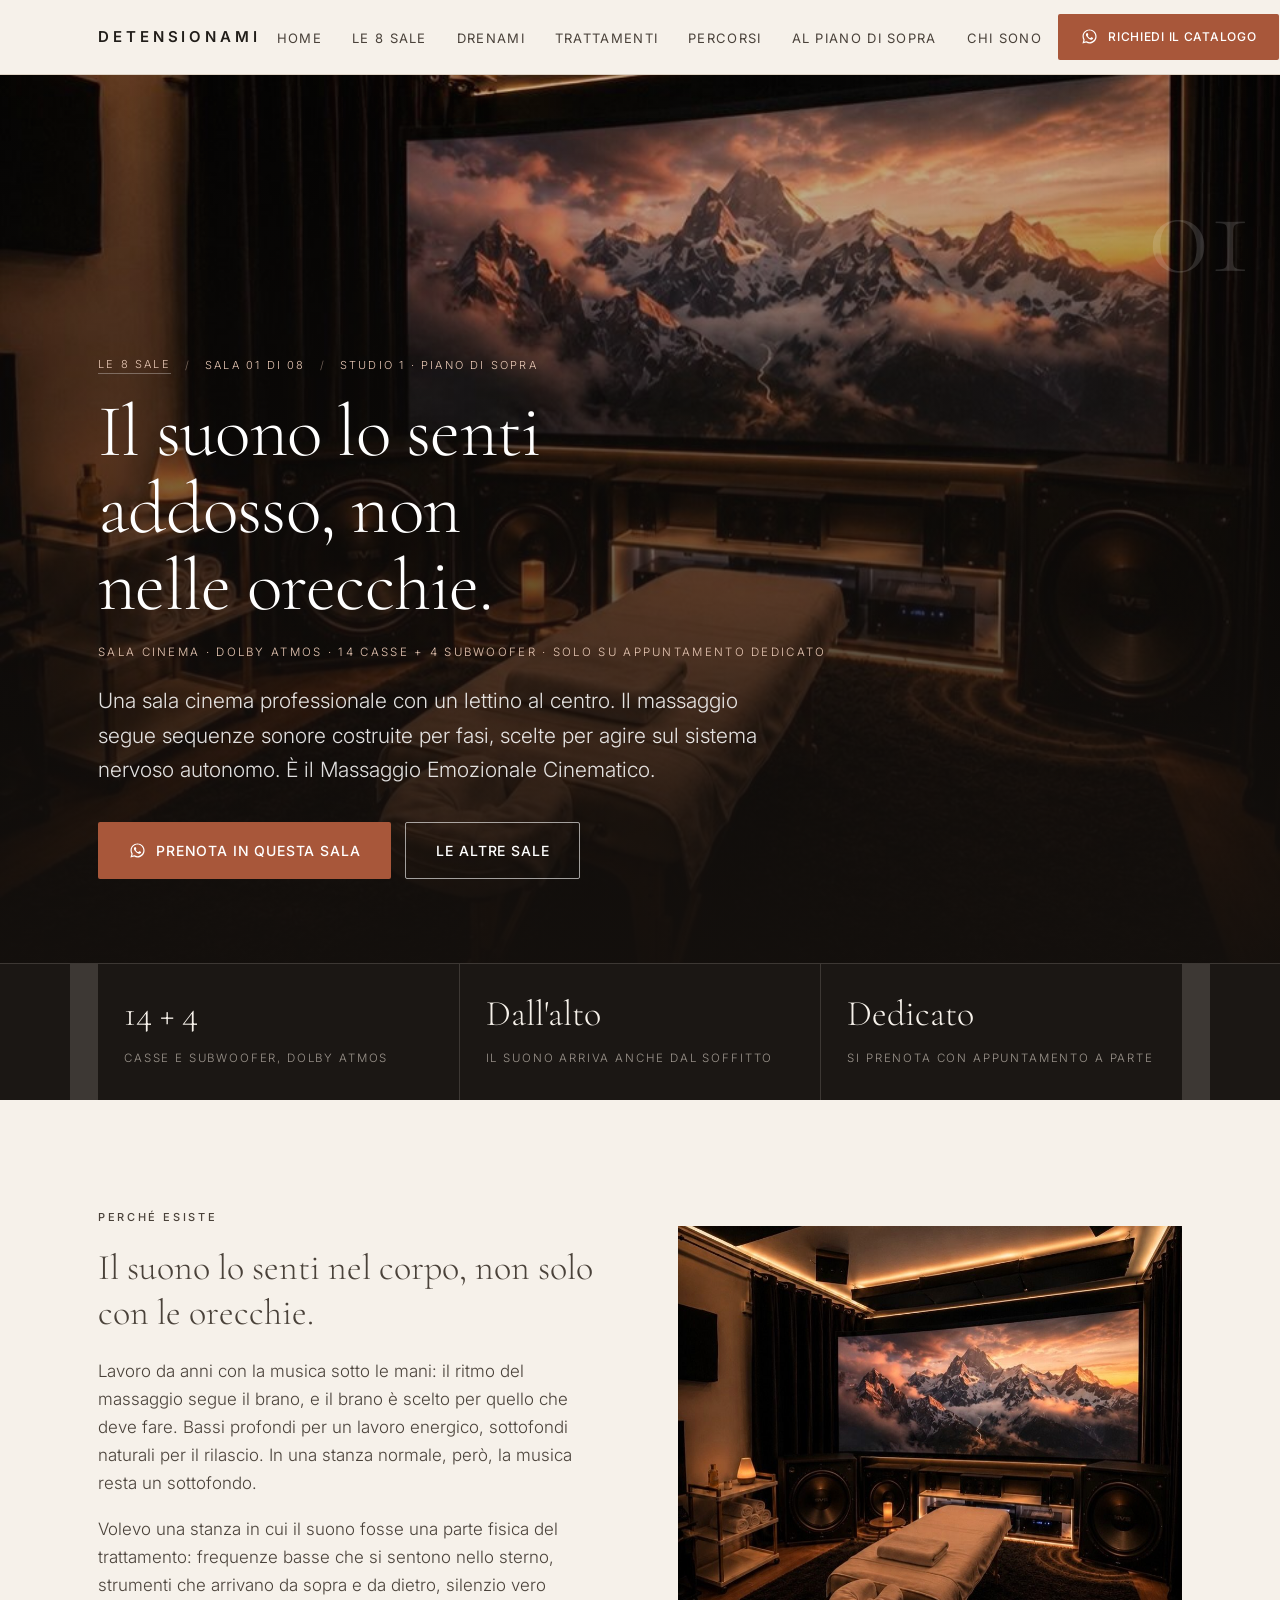
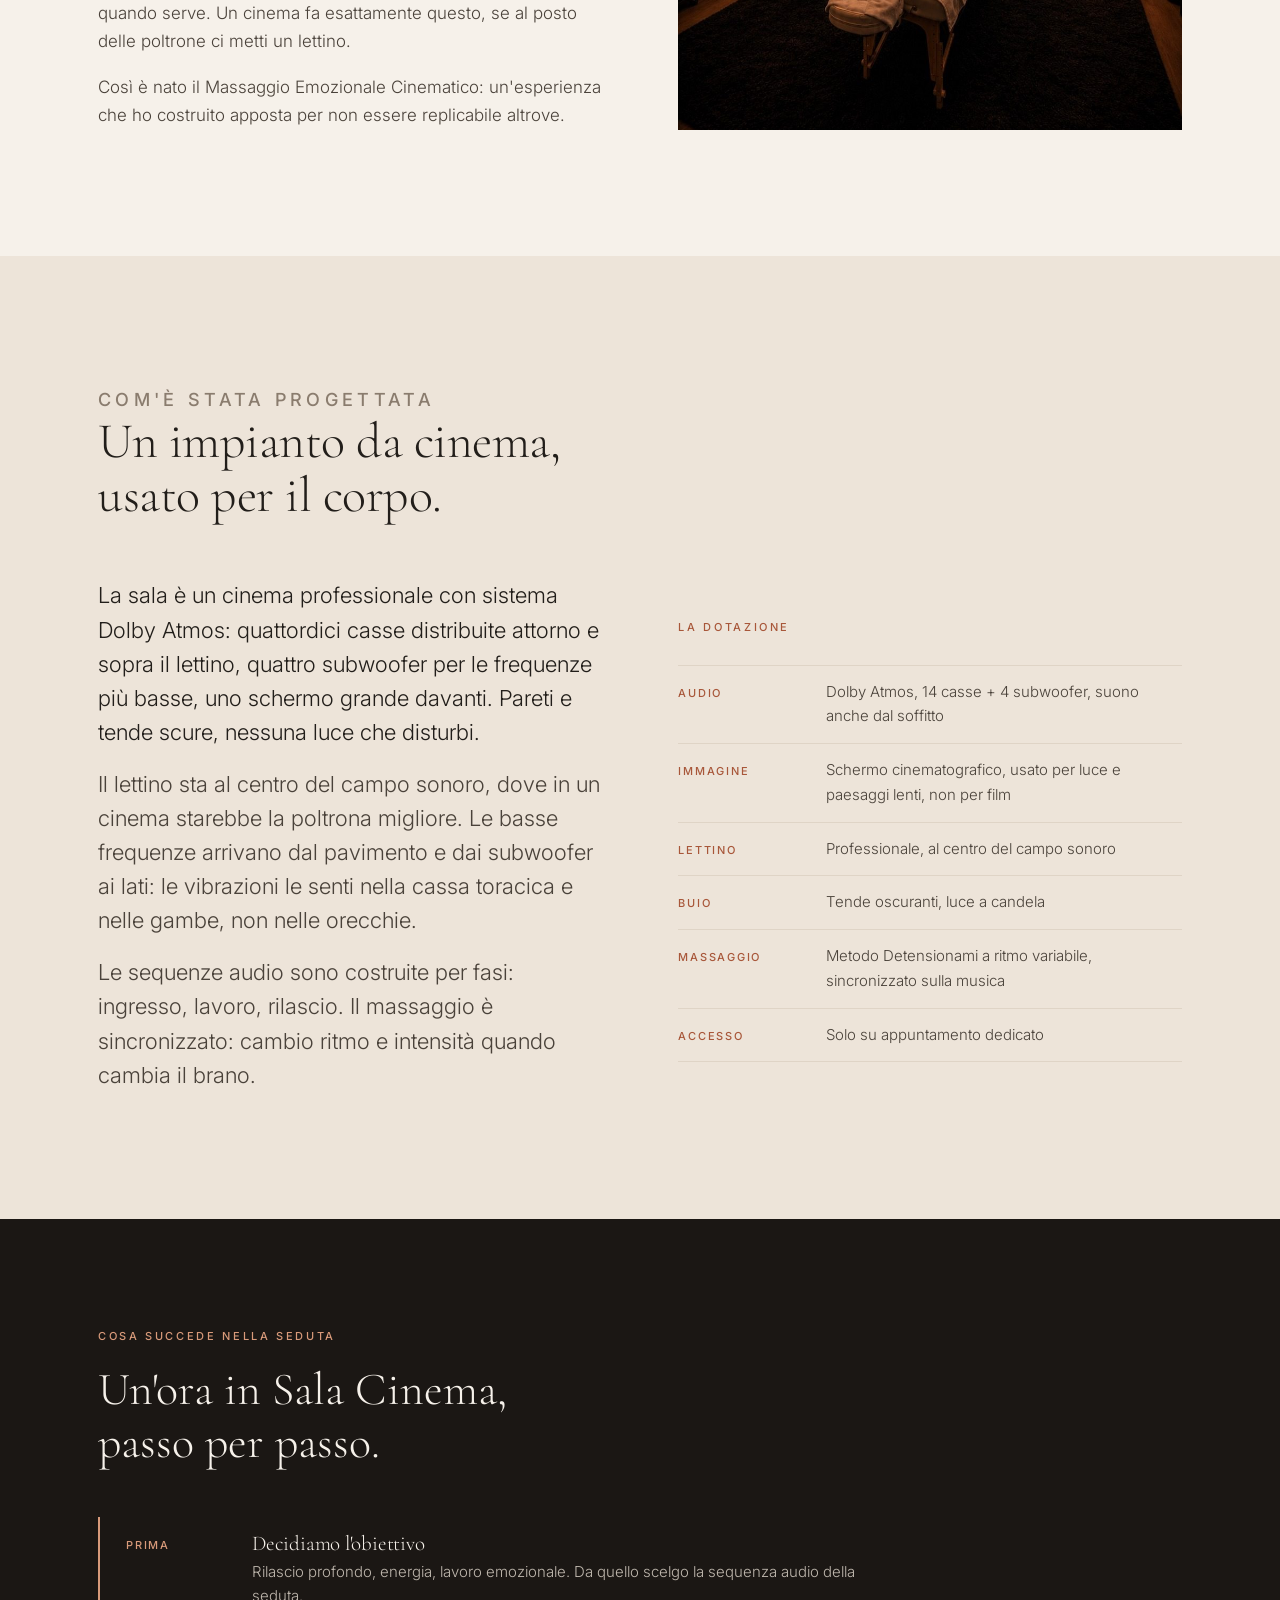
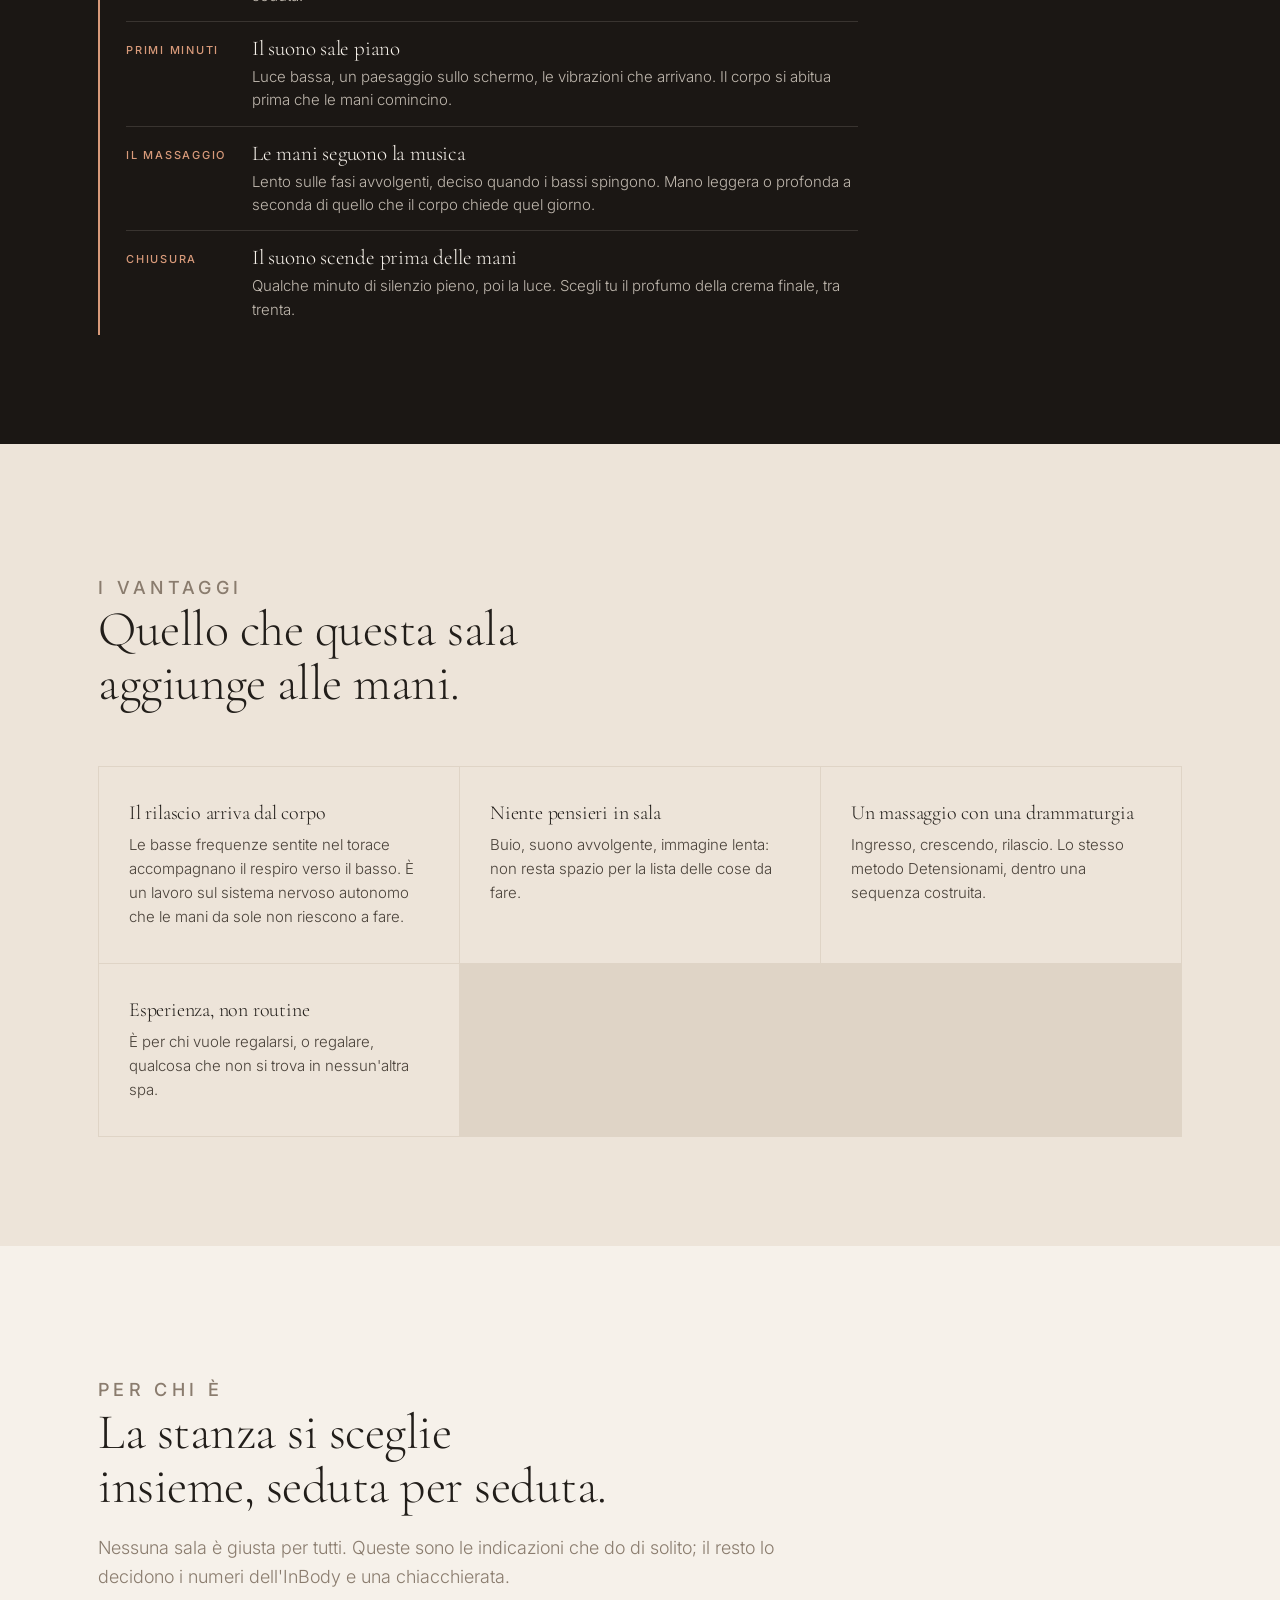
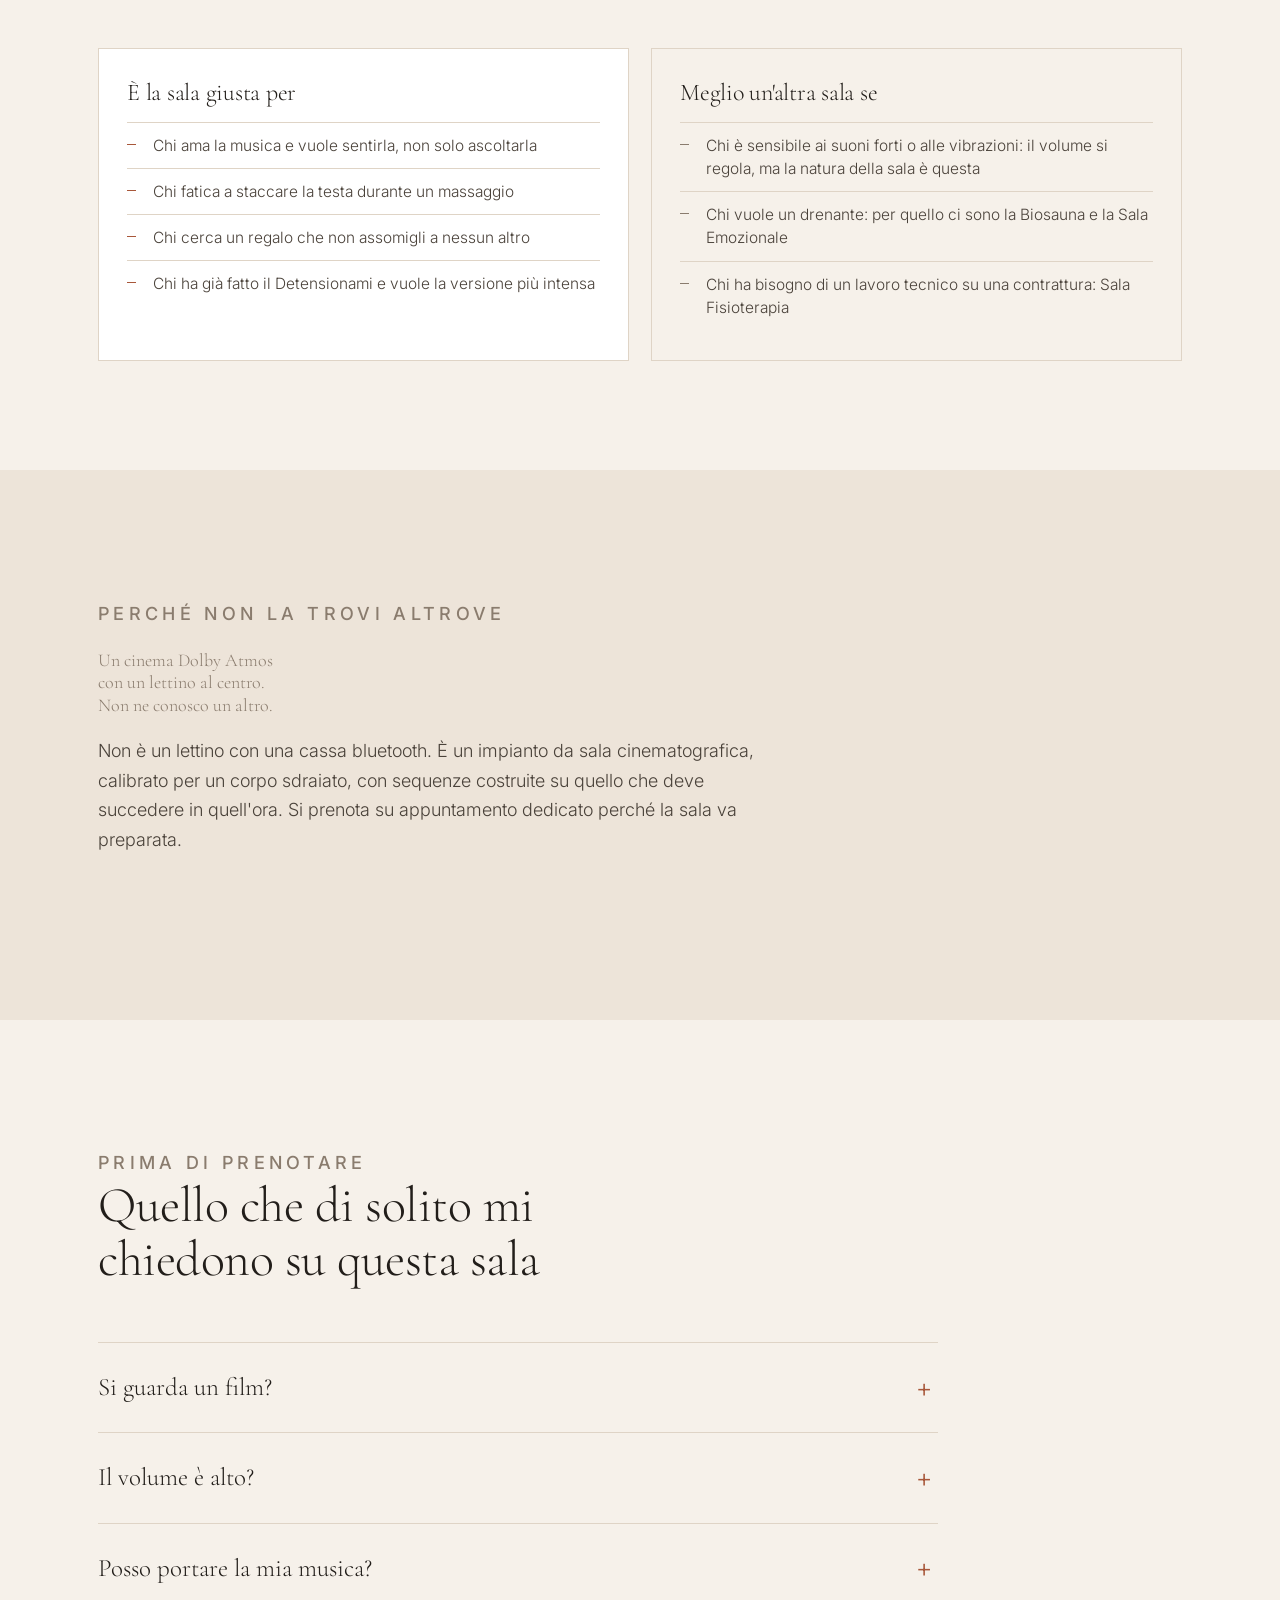
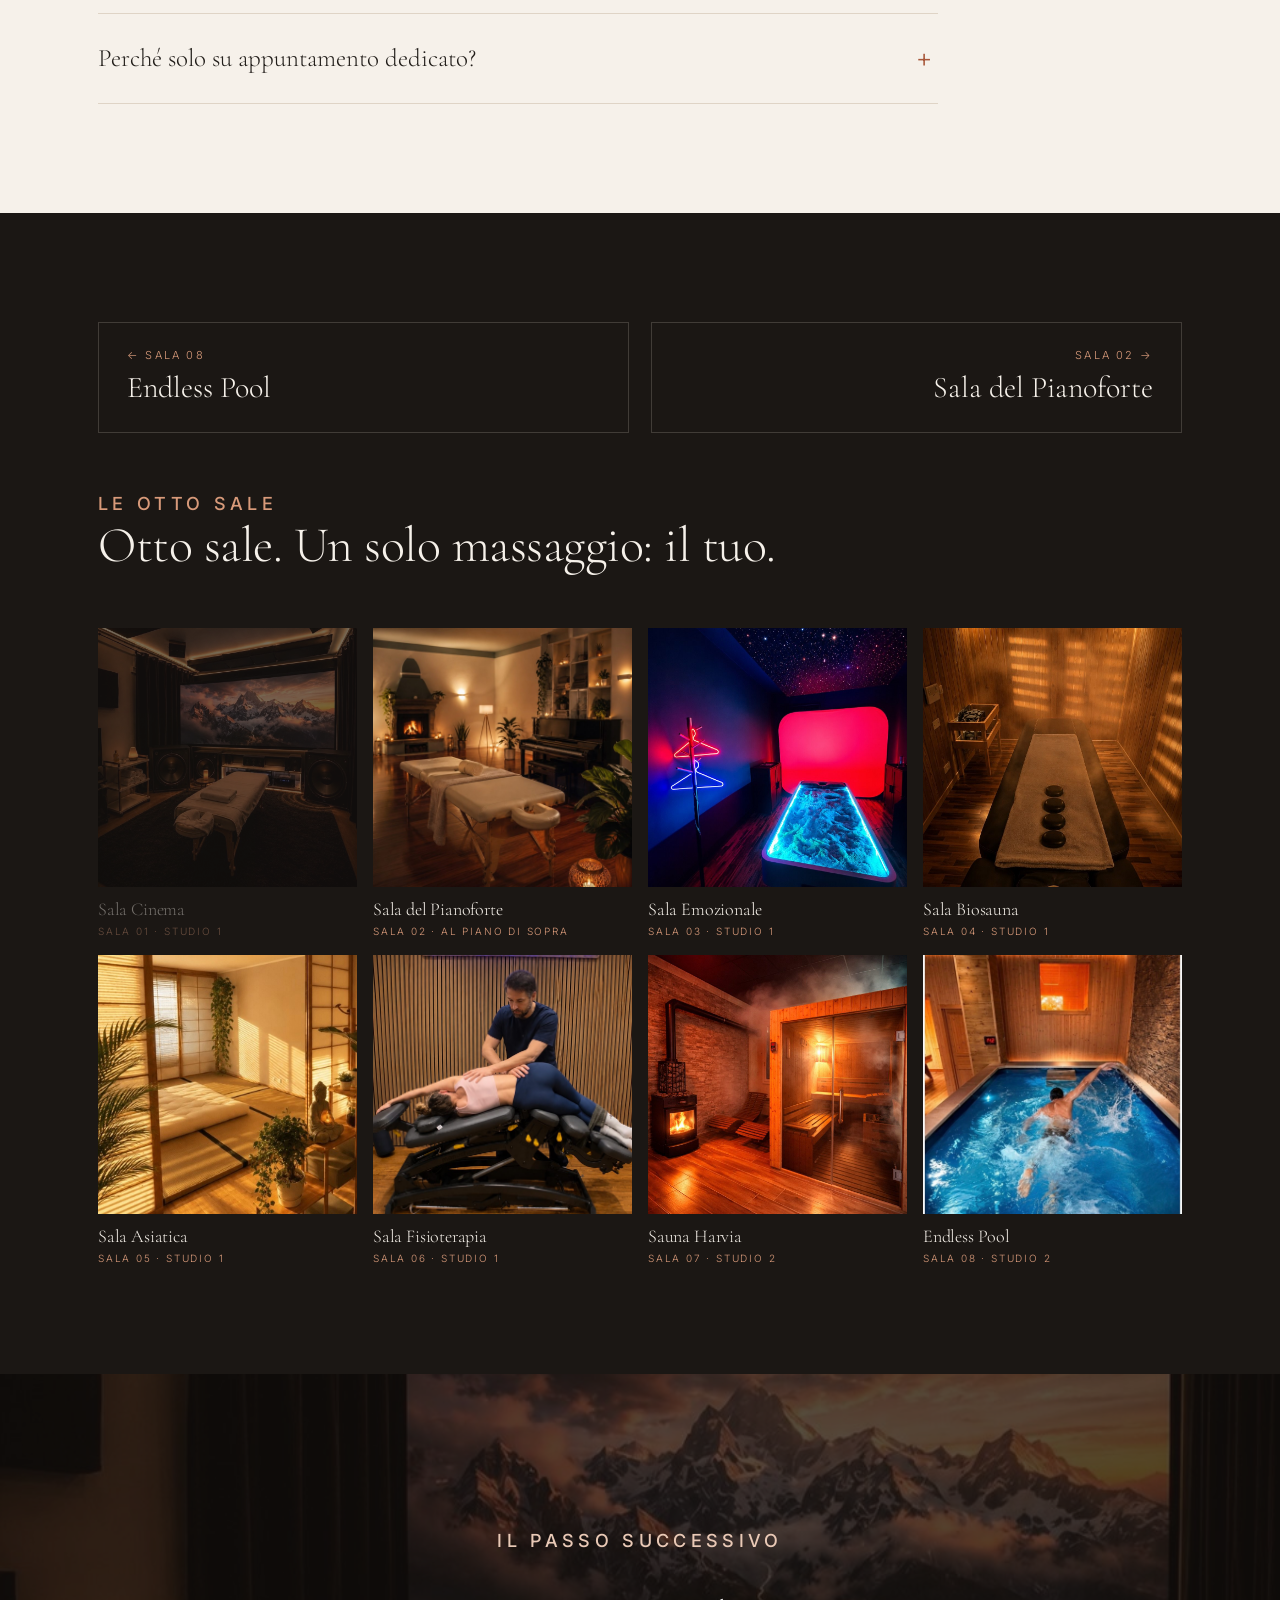
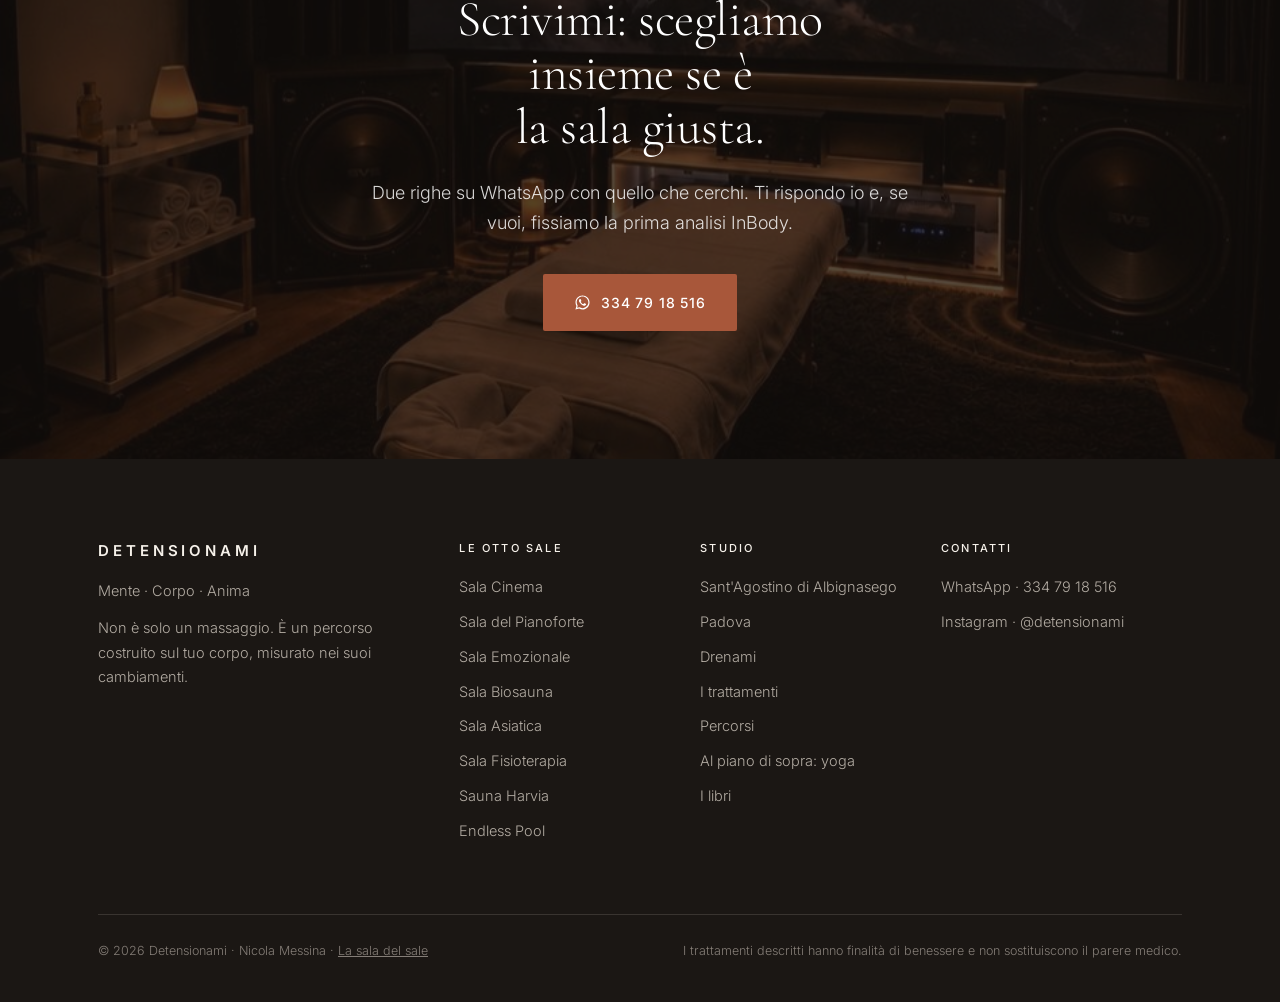
<file: studio/sale/cinema.html>
<!doctype html>
<html lang="it">
<head>
<meta charset="utf-8">
<meta name="viewport" content="width=device-width, initial-scale=1">
<title>Sala Cinema — Detensionami, Padova</title>
<meta name="description" content="Una sala cinema professionale con un lettino al centro. Il massaggio segue sequenze sonore costruite per fasi, scelte per agire sul sistema nervoso autonomo. ">
<link rel="preconnect" href="https://fonts.googleapis.com">
<link rel="preconnect" href="https://fonts.gstatic.com" crossorigin>
<link href="https://fonts.googleapis.com/css2?family=Cormorant+Garamond:wght@300;400;500&family=Inter:wght@300;400;500;600&display=swap" rel="stylesheet">
<link rel="stylesheet" href="../studio.css">
<link rel="stylesheet" href="../sala.css">
<script src="../torna.js" defer></script>
<script src="/da.js" defer></script>
</head>
<body>

<header class="site-header">
  <div class="wrap nav">
    <a class="logo" href="../index.html#home">DETENSIONAMI</a>
    <ul class="nav-links">
      <li><a href="../index.html#home">Home</a></li>
      <li><a href="../index.html#sale">Le 8 sale</a></li>
      <li><a href="../index.html#drenami">Drenami</a></li>
      <li><a href="../index.html#trattamenti">Trattamenti</a></li>
      <li><a href="../index.html#percorsi">Percorsi</a></li>
      <li><a href="../index.html#yoga">Al piano di sopra</a></li>
      <li><a href="../index.html#chi-sono">Chi sono</a></li>
    </ul>
    <a class="btn btn-primary" href="https://wa.me/393347918516?text=Ciao%20Nicola%2C%20vorrei%20ricevere%20il%20catalogo%20aggiornato%20dei%20percorsi." target="_blank" rel="noopener">
      <svg class="wa-icon" viewBox="0 0 24 24" fill="currentColor" aria-hidden="true"><path d="M12.04 2C6.58 2 2.13 6.45 2.13 11.91c0 1.75.46 3.45 1.32 4.95L2 22l5.25-1.38a9.9 9.9 0 0 0 4.79 1.22h.01c5.46 0 9.91-4.45 9.91-9.91C21.96 6.45 17.5 2 12.04 2zm0 18.02h-.01a8.2 8.2 0 0 1-4.19-1.15l-.3-.18-3.12.82.83-3.04-.2-.31a8.16 8.16 0 0 1-1.26-4.35c0-4.54 3.7-8.23 8.25-8.23 2.2 0 4.27.86 5.83 2.42a8.18 8.18 0 0 1 2.41 5.82c0 4.54-3.7 8.2-8.24 8.2zm4.52-6.16c-.25-.12-1.47-.72-1.69-.81-.23-.08-.39-.12-.56.13-.16.25-.64.8-.79.97-.14.16-.29.19-.54.06-.25-.12-1.05-.39-1.99-1.23-.74-.66-1.24-1.47-1.38-1.72-.15-.25-.02-.38.11-.51.11-.11.25-.29.37-.43.13-.15.17-.25.25-.41.08-.17.04-.31-.02-.43-.06-.12-.56-1.35-.77-1.85-.2-.48-.4-.42-.56-.43h-.47c-.17 0-.43.06-.66.31-.23.25-.87.85-.87 2.07s.89 2.4 1.02 2.57c.12.17 1.75 2.67 4.24 3.75.59.26 1.05.41 1.41.52.59.19 1.13.16 1.56.1.48-.07 1.47-.6 1.68-1.18.21-.58.21-1.07.14-1.18-.06-.11-.22-.17-.47-.29z"/></svg>
      <span>Richiedi il catalogo</span>
    </a>
    <button class="menu-btn" id="menuBtn" type="button" aria-expanded="false" aria-controls="menu"><span class="bars" aria-hidden="true"></span>Menu</button>
  </div>
</header>

<nav class="menu" id="menu" aria-label="Menu principale">
  <button class="menu-close" id="menuClose" type="button" aria-label="Chiudi menu">×</button>
  <ol>
    <li><a href="../index.html#home"><small>01</small>Home</a></li>
    <li><a href="../index.html#sale"><small>02</small>Le 8 sale</a></li>
    <li><a href="../index.html#drenami"><small>03</small>Drenami</a></li>
    <li><a href="../index.html#trattamenti"><small>04</small>Il tuo trattamento</a></li>
    <li><a href="../index.html#percorsi"><small>05</small>Percorsi</a></li>
    <li><a href="../index.html#yoga"><small>06</small>Al piano di sopra: yoga</a></li>
    <li><a href="../index.html#chi-sono"><small>07</small>Chi sono &amp; contatti</a></li>
  </ol>
  <div class="menu-foot">
    Sant'Agostino di Albignasego · Padova<br>
    <a href="https://wa.me/393347918516" target="_blank" rel="noopener">WhatsApp 334 79 18 516</a> · <a href="https://www.instagram.com/detensionami/" target="_blank" rel="noopener">@detensionami</a>
  </div>
</nav>

<main>

  <section class="rhero" style="--pos:center 55%">
    <img src="../img/cinema.jpg" alt="Sala cinema con lettino da massaggio davanti allo schermo, casse e subwoofer">
    <span class="num" aria-hidden="true">01</span>
    <div class="wrap">
      <p class="crumb"><a href="../index.html#sale">Le 8 sale</a> <i>/</i> <span>Sala 01 di 08</span> <i>/</i> <span>Studio 1 · piano di sopra</span></p>
      <h1>Il suono lo senti addosso, non nelle orecchie.</h1>
      <p class="room-tag">Sala Cinema · Dolby Atmos · 14 casse + 4 subwoofer · solo su appuntamento dedicato</p>
      <p class="lede">Una sala cinema professionale con un lettino al centro. Il massaggio segue sequenze sonore costruite per fasi, scelte per agire sul sistema nervoso autonomo. È il Massaggio Emozionale Cinematico.</p>
      <div class="hero-cta">
        <a class="btn btn-primary" href="https://wa.me/393347918516?text=Ciao%20Nicola%2C%20vorrei%20prenotare%20il%20Massaggio%20Emozionale%20Cinematico%20nella%20Sala%20Cinema." target="_blank" rel="noopener"><svg class="wa-icon" viewBox="0 0 24 24" fill="currentColor" aria-hidden="true"><path d="M12.04 2C6.58 2 2.13 6.45 2.13 11.91c0 1.75.46 3.45 1.32 4.95L2 22l5.25-1.38a9.9 9.9 0 0 0 4.79 1.22h.01c5.46 0 9.91-4.45 9.91-9.91C21.96 6.45 17.5 2 12.04 2zm0 18.02h-.01a8.2 8.2 0 0 1-4.19-1.15l-.3-.18-3.12.82.83-3.04-.2-.31a8.16 8.16 0 0 1-1.26-4.35c0-4.54 3.7-8.23 8.25-8.23 2.2 0 4.27.86 5.83 2.42a8.18 8.18 0 0 1 2.41 5.82c0 4.54-3.7 8.2-8.24 8.2zm4.52-6.16c-.25-.12-1.47-.72-1.69-.81-.23-.08-.39-.12-.56.13-.16.25-.64.8-.79.97-.14.16-.29.19-.54.06-.25-.12-1.05-.39-1.99-1.23-.74-.66-1.24-1.47-1.38-1.72-.15-.25-.02-.38.11-.51.11-.11.25-.29.37-.43.13-.15.17-.25.25-.41.08-.17.04-.31-.02-.43-.06-.12-.56-1.35-.77-1.85-.2-.48-.4-.42-.56-.43h-.47c-.17 0-.43.06-.66.31-.23.25-.87.85-.87 2.07s.89 2.4 1.02 2.57c.12.17 1.75 2.67 4.24 3.75.59.26 1.05.41 1.41.52.59.19 1.13.16 1.56.1.48-.07 1.47-.6 1.68-1.18.21-.58.21-1.07.14-1.18-.06-.11-.22-.17-.47-.29z"/></svg><span>Prenota in questa sala</span></a>
        <a class="btn btn-light" href="#altre">Le altre sale</a>
      </div>
    </div>
  </section>

  <div class="kpis">
    <div class="wrap">
      <div class="kpi"><b>14 + 4</b><span>casse e subwoofer, Dolby Atmos</span></div>
      <div class="kpi"><b>Dall'alto</b><span>il suono arriva anche dal soffitto</span></div>
      <div class="kpi"><b>Dedicato</b><span>si prenota con appuntamento a parte</span></div>
    </div>
  </div>

  <section id="idea">
    <div class="wrap">
      <div class="split">
        <div class="split-body">
          <p class="eyebrow">Perché esiste</p>
          <p class="quote">Il suono lo senti nel corpo, non solo con le orecchie.</p>
          <p>Lavoro da anni con la musica sotto le mani: il ritmo del massaggio segue il brano, e il brano è scelto per quello che deve fare. Bassi profondi per un lavoro energico, sottofondi naturali per il rilascio. In una stanza normale, però, la musica resta un sottofondo.</p>
          <p>Volevo una stanza in cui il suono fosse una parte fisica del trattamento: frequenze basse che si sentono nello sterno, strumenti che arrivano da sopra e da dietro, silenzio vero quando serve. Un cinema fa esattamente questo, se al posto delle poltrone ci metti un lettino.</p>
          <p>Così è nato il Massaggio Emozionale Cinematico: un'esperienza che ho costruito apposta per non essere replicabile altrove.</p>
        </div>
        <div class="split-media"><img src="../img/cinema.jpg" alt="Lo schermo acceso, le casse ai lati e il lettino al centro della sala cinema" loading="lazy"></div>
      </div>
    </div>
  </section>

  <section id="progetto" style="background:var(--sand-2)">
    <div class="wrap">
      <div class="section-head">
        <p class="eyebrow">Com'è stata progettata</p>
        <h2>Un impianto da cinema, usato per il corpo.</h2>
      </div>
      <div class="split" style="align-items:start">
        <div class="split-body intro">
          <p>La sala è un cinema professionale con sistema Dolby Atmos: quattordici casse distribuite attorno e sopra il lettino, quattro subwoofer per le frequenze più basse, uno schermo grande davanti. Pareti e tende scure, nessuna luce che disturbi.</p>
          <p>Il lettino sta al centro del campo sonoro, dove in un cinema starebbe la poltrona migliore. Le basse frequenze arrivano dal pavimento e dai subwoofer ai lati: le vibrazioni le senti nella cassa toracica e nelle gambe, non nelle orecchie.</p>
          <p>Le sequenze audio sono costruite per fasi: ingresso, lavoro, rilascio. Il massaggio è sincronizzato: cambio ritmo e intensità quando cambia il brano.</p>
        </div>
        <div class="kit">
          <p class="eyebrow">La dotazione</p>
          <ul class="facts">
            <li><b>Audio</b> Dolby Atmos, 14 casse + 4 subwoofer, suono anche dal soffitto</li>
            <li><b>Immagine</b> Schermo cinematografico, usato per luce e paesaggi lenti, non per film</li>
            <li><b>Lettino</b> Professionale, al centro del campo sonoro</li>
            <li><b>Buio</b> Tende oscuranti, luce a candela</li>
            <li><b>Massaggio</b> Metodo Detensionami a ritmo variabile, sincronizzato sulla musica</li>
            <li><b>Accesso</b> Solo su appuntamento dedicato</li>
          </ul>
        </div>
      </div>
    </div>
  </section>

  <section class="story sala" id="seduta">
    <div class="wrap">
      <p class="eyebrow" style="color:#D89A7A">Cosa succede nella seduta</p>
      <p class="q">Un'ora in Sala Cinema, passo per passo.</p>
      <div class="steps">
        <div class="tl"><span class="m">Prima</span><div><h3>Decidiamo l'obiettivo</h3><p>Rilascio profondo, energia, lavoro emozionale. Da quello scelgo la sequenza audio della seduta.</p></div></div>
        <div class="tl"><span class="m">Primi minuti</span><div><h3>Il suono sale piano</h3><p>Luce bassa, un paesaggio sullo schermo, le vibrazioni che arrivano. Il corpo si abitua prima che le mani comincino.</p></div></div>
        <div class="tl"><span class="m">Il massaggio</span><div><h3>Le mani seguono la musica</h3><p>Lento sulle fasi avvolgenti, deciso quando i bassi spingono. Mano leggera o profonda a seconda di quello che il corpo chiede quel giorno.</p></div></div>
        <div class="tl"><span class="m">Chiusura</span><div><h3>Il suono scende prima delle mani</h3><p>Qualche minuto di silenzio pieno, poi la luce. Scegli tu il profumo della crema finale, tra trenta.</p></div></div>
      </div>
    </div>
  </section>

  <section class="benefits" id="vantaggi">
    <div class="wrap">
      <div class="section-head">
        <p class="eyebrow">I vantaggi</p>
        <h2>Quello che questa sala aggiunge alle mani.</h2>
      </div>
      <div class="benefit-grid">
        <div class="benefit"><h3>Il rilascio arriva dal corpo</h3><p>Le basse frequenze sentite nel torace accompagnano il respiro verso il basso. È un lavoro sul sistema nervoso autonomo che le mani da sole non riescono a fare.</p></div>
        <div class="benefit"><h3>Niente pensieri in sala</h3><p>Buio, suono avvolgente, immagine lenta: non resta spazio per la lista delle cose da fare.</p></div>
        <div class="benefit"><h3>Un massaggio con una drammaturgia</h3><p>Ingresso, crescendo, rilascio. Lo stesso metodo Detensionami, dentro una sequenza costruita.</p></div>
        <div class="benefit"><h3>Esperienza, non routine</h3><p>È per chi vuole regalarsi, o regalare, qualcosa che non si trova in nessun'altra spa.</p></div>
      </div>
    </div>
  </section>

  <section id="per-chi">
    <div class="wrap">
      <div class="section-head">
        <p class="eyebrow">Per chi è</p>
        <h2>La stanza si sceglie insieme, seduta per seduta.</h2>
        <p>Nessuna sala è giusta per tutti. Queste sono le indicazioni che do di solito; il resto lo decidono i numeri dell'InBody e una chiacchierata.</p>
      </div>
      <div class="fit-grid">
        <div class="fit">
          <h3>È la sala giusta per</h3>
          <ul>
            <li>Chi ama la musica e vuole sentirla, non solo ascoltarla</li>
            <li>Chi fatica a staccare la testa durante un massaggio</li>
            <li>Chi cerca un regalo che non assomigli a nessun altro</li>
            <li>Chi ha già fatto il Detensionami e vuole la versione più intensa</li>
          </ul>
        </div>
        <div class="fit no">
          <h3>Meglio un'altra sala se</h3>
          <ul>
            <li>Chi è sensibile ai suoni forti o alle vibrazioni: il volume si regola, ma la natura della sala è questa</li>
            <li>Chi vuole un drenante: per quello ci sono la Biosauna e la Sala Emozionale</li>
            <li>Chi ha bisogno di un lavoro tecnico su una contrattura: Sala Fisioterapia</li>
          </ul>
        </div>
      </div>
    </div>
  </section>

  <section class="unique" id="unica" style="background:var(--sand-2)">
    <div class="wrap">
      <div class="section-head">
        <p class="eyebrow">Perché non la trovi altrove</p>
        <p class="claim">Un cinema Dolby Atmos con un lettino al centro. Non ne conosco un altro.</p>
        <p style="color:var(--ink-soft)">Non è un lettino con una cassa bluetooth. È un impianto da sala cinematografica, calibrato per un corpo sdraiato, con sequenze costruite su quello che deve succedere in quell'ora. Si prenota su appuntamento dedicato perché la sala va preparata.</p>
      </div>

    </div>
  </section>

  <section id="faq">
    <div class="wrap">
      <div class="section-head">
        <p class="eyebrow">Prima di prenotare</p>
        <h2>Quello che di solito mi chiedono su questa sala</h2>
      </div>
      <div class="faq-list">
        <details><summary>Si guarda un film?</summary><div class="answer"><p>No. Lo schermo serve per la luce e per paesaggi lenti. Gli occhi restano chiusi quasi tutto il tempo.</p></div></details>
        <details><summary>Il volume è alto?</summary><div class="answer"><p>È avvolgente, non assordante. Si regola prima e durante, con un cenno.</p></div></details>
        <details><summary>Posso portare la mia musica?</summary><div class="answer"><p>Parliamone. Le sequenze sono costruite per fasi, ma un brano che per te conta può entrarci.</p></div></details>
        <details><summary>Perché solo su appuntamento dedicato?</summary><div class="answer"><p>La sala va preparata e la seduta dura più di un massaggio standard. Si fissa su WhatsApp.</p></div></details>
      </div>
    </div>
  </section>

  <section class="rooms-nav" id="altre">
    <div class="wrap">
      <div class="pn">
        <a class="prev" href="endless-pool.html"><small>← Sala 08</small>Endless Pool</a>
        <a class="next" href="pianoforte.html"><small>Sala 02 →</small>Sala del Pianoforte</a>
      </div>
      <div class="section-head">
        <p class="eyebrow" style="color:#D89A7A">Le otto sale</p>
        <h2>Otto sale. Un solo massaggio: il tuo.</h2>
      </div>
      <div class="room-grid mini">
        <a class="room current" href="cinema.html"><img src="../img/cinema.jpg" alt="" loading="lazy"><h3>Sala Cinema</h3><p class="room-tag">Sala 01 · Studio 1</p></a>
        <a class="room" href="pianoforte.html"><img src="../img/pianoforte.jpg" alt="" loading="lazy"><h3>Sala del Pianoforte</h3><p class="room-tag">Sala 02 · Al piano di sopra</p></a>
        <a class="room" href="emozionale.html"><img src="../img/emozionale.jpg" alt="" loading="lazy"><h3>Sala Emozionale</h3><p class="room-tag">Sala 03 · Studio 1</p></a>
        <a class="room" href="biosauna.html"><img src="../img/biosauna-stones.jpg" alt="" loading="lazy"><h3>Sala Biosauna</h3><p class="room-tag">Sala 04 · Studio 1</p></a>
        <a class="room" href="asiatica.html"><img src="../img/asiatica-luce.jpg" alt="" loading="lazy"><h3>Sala Asiatica</h3><p class="room-tag">Sala 05 · Studio 1</p></a>
        <a class="room" href="fisioterapia.html"><img src="../img/nicola.jpg" alt="" loading="lazy"><h3>Sala Fisioterapia</h3><p class="room-tag">Sala 06 · Studio 1</p></a>
        <a class="room" href="sauna.html"><img src="../img/sauna-vapore.jpg" alt="" loading="lazy"><h3>Sauna Harvia</h3><p class="room-tag">Sala 07 · Studio 2</p></a>
        <a class="room" href="endless-pool.html"><img src="../img/pool-nuoto.jpg" alt="" loading="lazy"><h3>Endless Pool</h3><p class="room-tag">Sala 08 · Studio 2</p></a>
      </div>
    </div>
  </section>

  <section class="final">
    <img src="../img/cinema.jpg" alt="" loading="lazy">
    <div class="wrap">
      <p class="eyebrow" style="color:#E9C9B6">Il passo successivo</p>
      <h2>Scrivimi: scegliamo insieme se è la sala giusta.</h2>
      <p>Due righe su WhatsApp con quello che cerchi. Ti rispondo io e, se vuoi, fissiamo la prima analisi InBody.</p>
      <a class="btn btn-primary" href="https://wa.me/393347918516?text=Ciao%20Nicola%2C%20vorrei%20prenotare%20il%20Massaggio%20Emozionale%20Cinematico%20nella%20Sala%20Cinema." target="_blank" rel="noopener"><svg class="wa-icon" viewBox="0 0 24 24" fill="currentColor" aria-hidden="true"><path d="M12.04 2C6.58 2 2.13 6.45 2.13 11.91c0 1.75.46 3.45 1.32 4.95L2 22l5.25-1.38a9.9 9.9 0 0 0 4.79 1.22h.01c5.46 0 9.91-4.45 9.91-9.91C21.96 6.45 17.5 2 12.04 2zm0 18.02h-.01a8.2 8.2 0 0 1-4.19-1.15l-.3-.18-3.12.82.83-3.04-.2-.31a8.16 8.16 0 0 1-1.26-4.35c0-4.54 3.7-8.23 8.25-8.23 2.2 0 4.27.86 5.83 2.42a8.18 8.18 0 0 1 2.41 5.82c0 4.54-3.7 8.2-8.24 8.2zm4.52-6.16c-.25-.12-1.47-.72-1.69-.81-.23-.08-.39-.12-.56.13-.16.25-.64.8-.79.97-.14.16-.29.19-.54.06-.25-.12-1.05-.39-1.99-1.23-.74-.66-1.24-1.47-1.38-1.72-.15-.25-.02-.38.11-.51.11-.11.25-.29.37-.43.13-.15.17-.25.25-.41.08-.17.04-.31-.02-.43-.06-.12-.56-1.35-.77-1.85-.2-.48-.4-.42-.56-.43h-.47c-.17 0-.43.06-.66.31-.23.25-.87.85-.87 2.07s.89 2.4 1.02 2.57c.12.17 1.75 2.67 4.24 3.75.59.26 1.05.41 1.41.52.59.19 1.13.16 1.56.1.48-.07 1.47-.6 1.68-1.18.21-.58.21-1.07.14-1.18-.06-.11-.22-.17-.47-.29z"/></svg><span>334 79 18 516</span></a>
    </div>
  </section>

</main>

<footer class="site-footer">
  <div class="wrap">
    <div class="foot-grid">
      <div>
        <a class="foot-logo" href="../index.html#home">DETENSIONAMI</a>
        <p>Mente · Corpo · Anima</p>
        <p>Non è solo un massaggio. È un percorso costruito sul tuo corpo, misurato nei suoi cambiamenti.</p>
      </div>
      <div>
        <h4>Le otto sale</h4>
        <ul>
          <li><a href="cinema.html">Sala Cinema</a></li>
          <li><a href="pianoforte.html">Sala del Pianoforte</a></li>
          <li><a href="emozionale.html">Sala Emozionale</a></li>
          <li><a href="biosauna.html">Sala Biosauna</a></li>
          <li><a href="asiatica.html">Sala Asiatica</a></li>
          <li><a href="fisioterapia.html">Sala Fisioterapia</a></li>
          <li><a href="sauna.html">Sauna Harvia</a></li>
          <li><a href="endless-pool.html">Endless Pool</a></li>
        </ul>
      </div>
      <div>
        <h4>Studio</h4>
        <ul>
          <li>Sant'Agostino di Albignasego</li>
          <li>Padova</li>
          <li><a href="../index.html#drenami">Drenami</a></li>
          <li><a href="../index.html#trattamenti">I trattamenti</a></li>
          <li><a href="../index.html#percorsi">Percorsi</a></li>
          <li><a href="../index.html#yoga">Al piano di sopra: yoga</a></li>
          <li><a href="../index.html#libri">I libri</a></li>
        </ul>
      </div>
      <div>
        <h4>Contatti</h4>
        <ul>
          <li><a href="https://wa.me/393347918516" target="_blank" rel="noopener">WhatsApp · 334 79 18 516</a></li>
          <li><a href="https://www.instagram.com/detensionami/" target="_blank" rel="noopener">Instagram · @detensionami</a></li>
        </ul>
      </div>
    </div>
    <div class="foot-bottom">
      <span>© 2026 Detensionami · Nicola Messina · <a href="../../">La sala del sale</a></span>
      <span>I trattamenti descritti hanno finalità di benessere e non sostituiscono il parere medico.</span>
    </div>
  </div>
</footer>

<div class="bottom-bar" id="bottomBar">
  <a class="btn btn-primary" href="https://wa.me/393347918516?text=Ciao%20Nicola%2C%20vorrei%20prenotare%20il%20Massaggio%20Emozionale%20Cinematico%20nella%20Sala%20Cinema." target="_blank" rel="noopener"><svg class="wa-icon" viewBox="0 0 24 24" fill="currentColor" aria-hidden="true"><path d="M12.04 2C6.58 2 2.13 6.45 2.13 11.91c0 1.75.46 3.45 1.32 4.95L2 22l5.25-1.38a9.9 9.9 0 0 0 4.79 1.22h.01c5.46 0 9.91-4.45 9.91-9.91C21.96 6.45 17.5 2 12.04 2zm0 18.02h-.01a8.2 8.2 0 0 1-4.19-1.15l-.3-.18-3.12.82.83-3.04-.2-.31a8.16 8.16 0 0 1-1.26-4.35c0-4.54 3.7-8.23 8.25-8.23 2.2 0 4.27.86 5.83 2.42a8.18 8.18 0 0 1 2.41 5.82c0 4.54-3.7 8.2-8.24 8.2zm4.52-6.16c-.25-.12-1.47-.72-1.69-.81-.23-.08-.39-.12-.56.13-.16.25-.64.8-.79.97-.14.16-.29.19-.54.06-.25-.12-1.05-.39-1.99-1.23-.74-.66-1.24-1.47-1.38-1.72-.15-.25-.02-.38.11-.51.11-.11.25-.29.37-.43.13-.15.17-.25.25-.41.08-.17.04-.31-.02-.43-.06-.12-.56-1.35-.77-1.85-.2-.48-.4-.42-.56-.43h-.47c-.17 0-.43.06-.66.31-.23.25-.87.85-.87 2.07s.89 2.4 1.02 2.57c.12.17 1.75 2.67 4.24 3.75.59.26 1.05.41 1.41.52.59.19 1.13.16 1.56.1.48-.07 1.47-.6 1.68-1.18.21-.58.21-1.07.14-1.18-.06-.11-.22-.17-.47-.29z"/></svg><span>Prenota in Sala Cinema</span></a>
</div>

<script>
(function(){
  var body = document.body, menuBtn = document.getElementById('menuBtn'), menuClose = document.getElementById('menuClose'), bar = document.getElementById('bottomBar');
  function closeMenu(){ body.classList.remove('menu-open'); menuBtn.setAttribute('aria-expanded','false'); }
  menuBtn.addEventListener('click', function(){ body.classList.contains('menu-open') ? closeMenu() : (body.classList.add('menu-open'), menuBtn.setAttribute('aria-expanded','true')); });
  menuClose.addEventListener('click', closeMenu);
  document.addEventListener('keydown', function(e){ if (e.key === 'Escape') closeMenu(); });
  var last = 0;
  window.addEventListener('scroll', function(){
    if (!bar) return;
    var y = window.scrollY || 0;
    bar.classList.toggle('is-hidden', y > last && y > 140);
    last = y;
  }, {passive:true});
})();
</script>

</body>
</html>
</file>
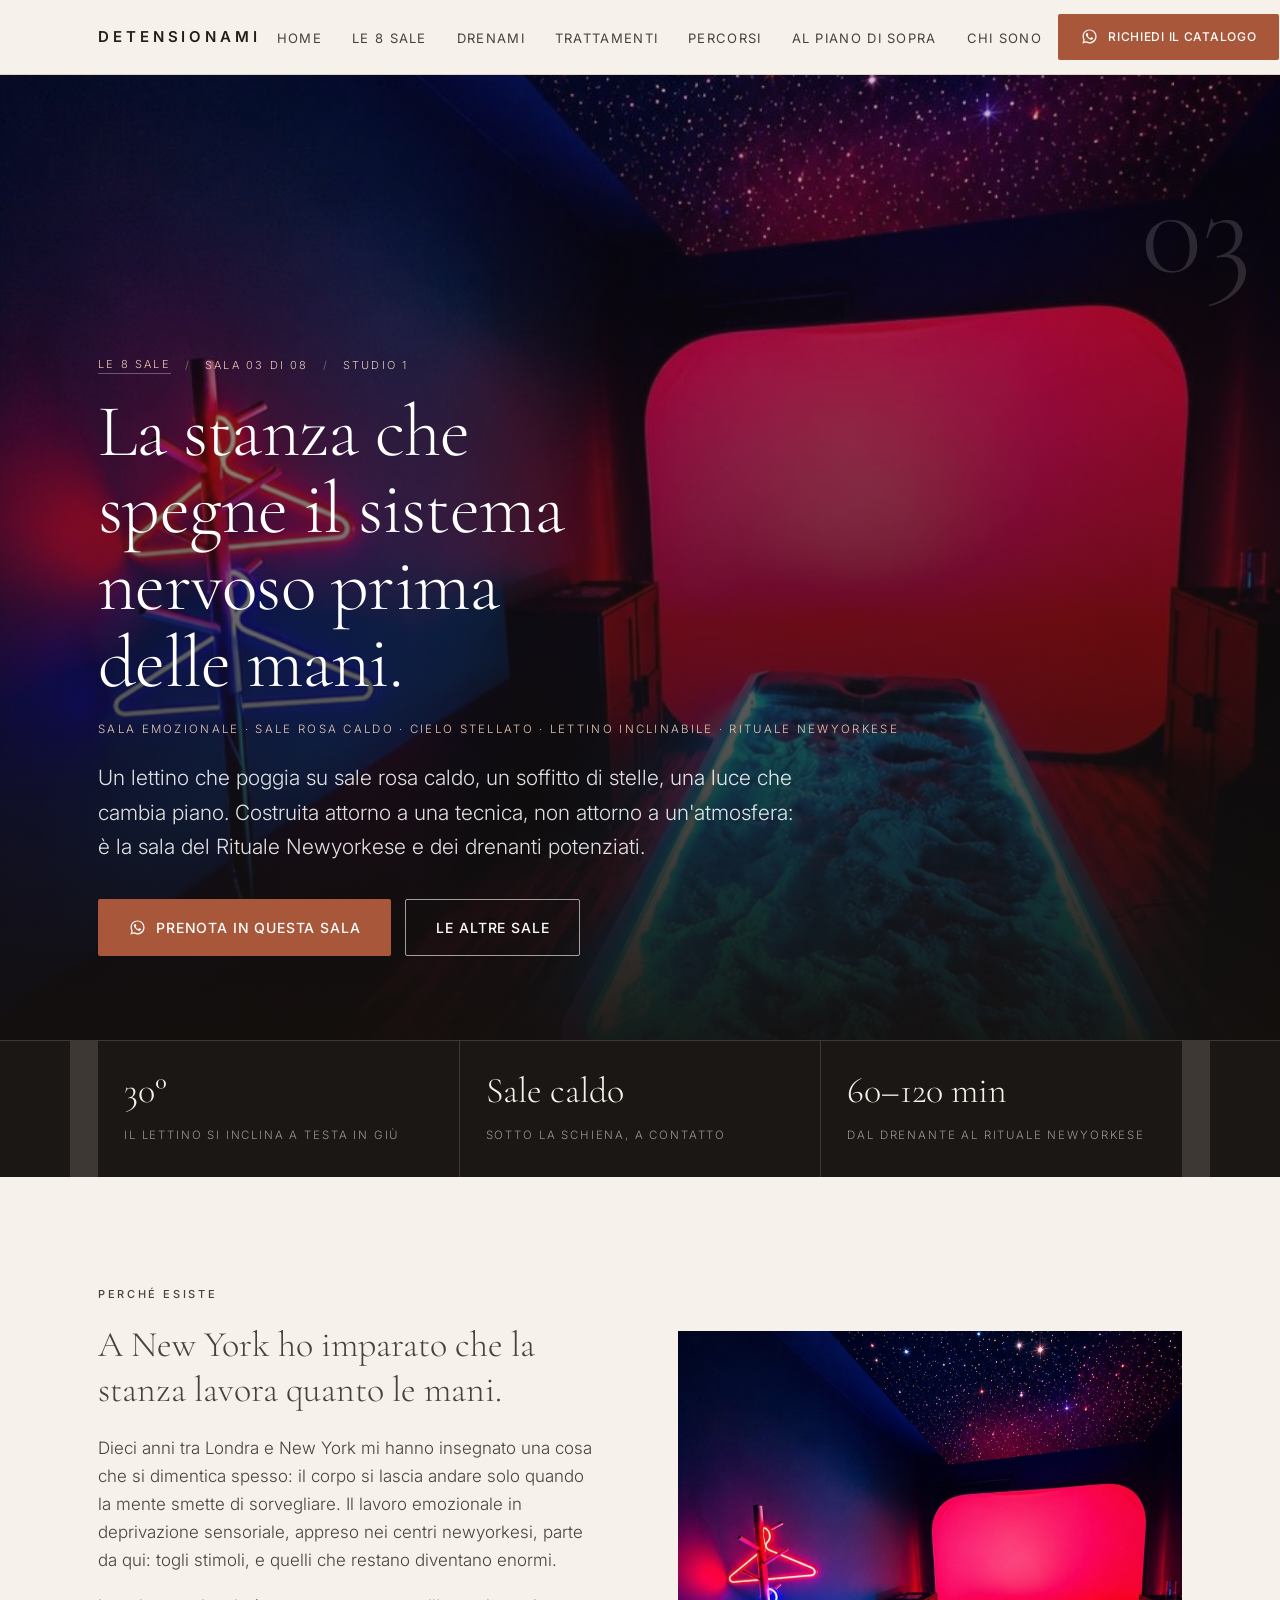
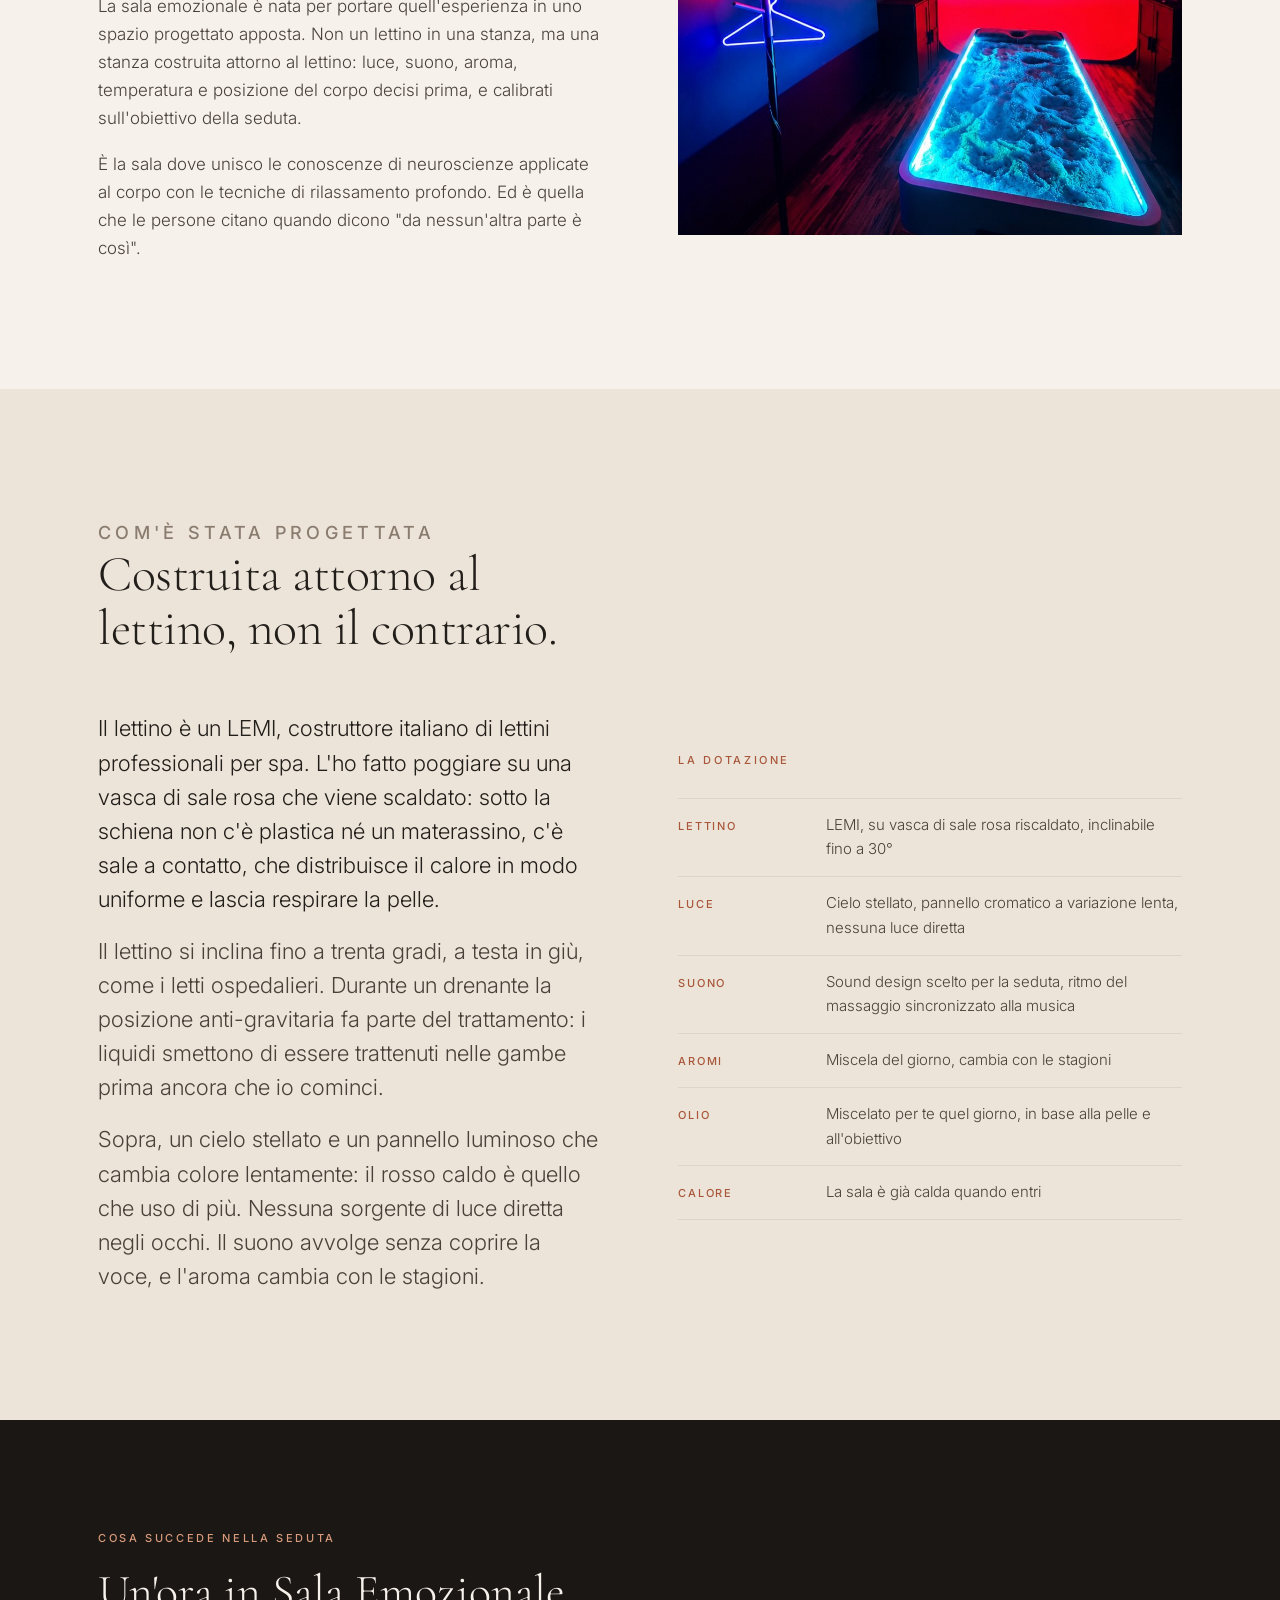
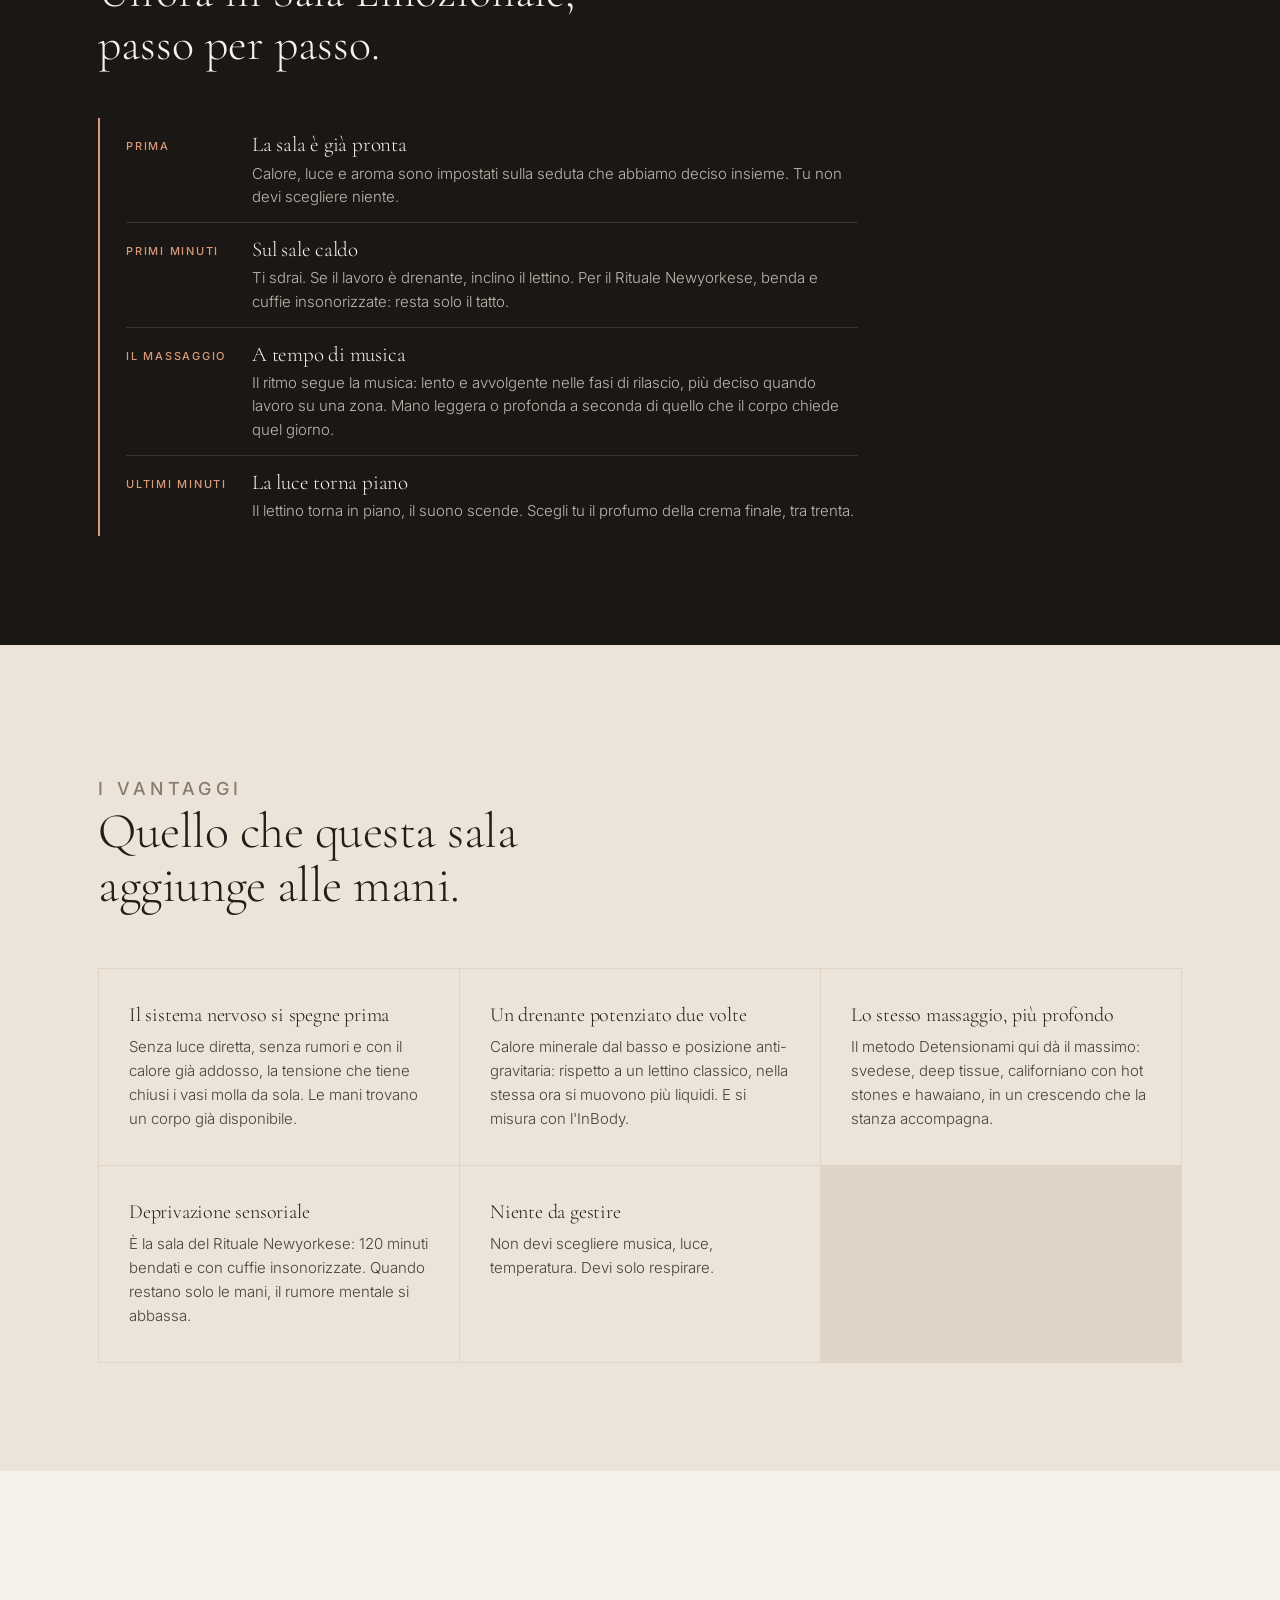
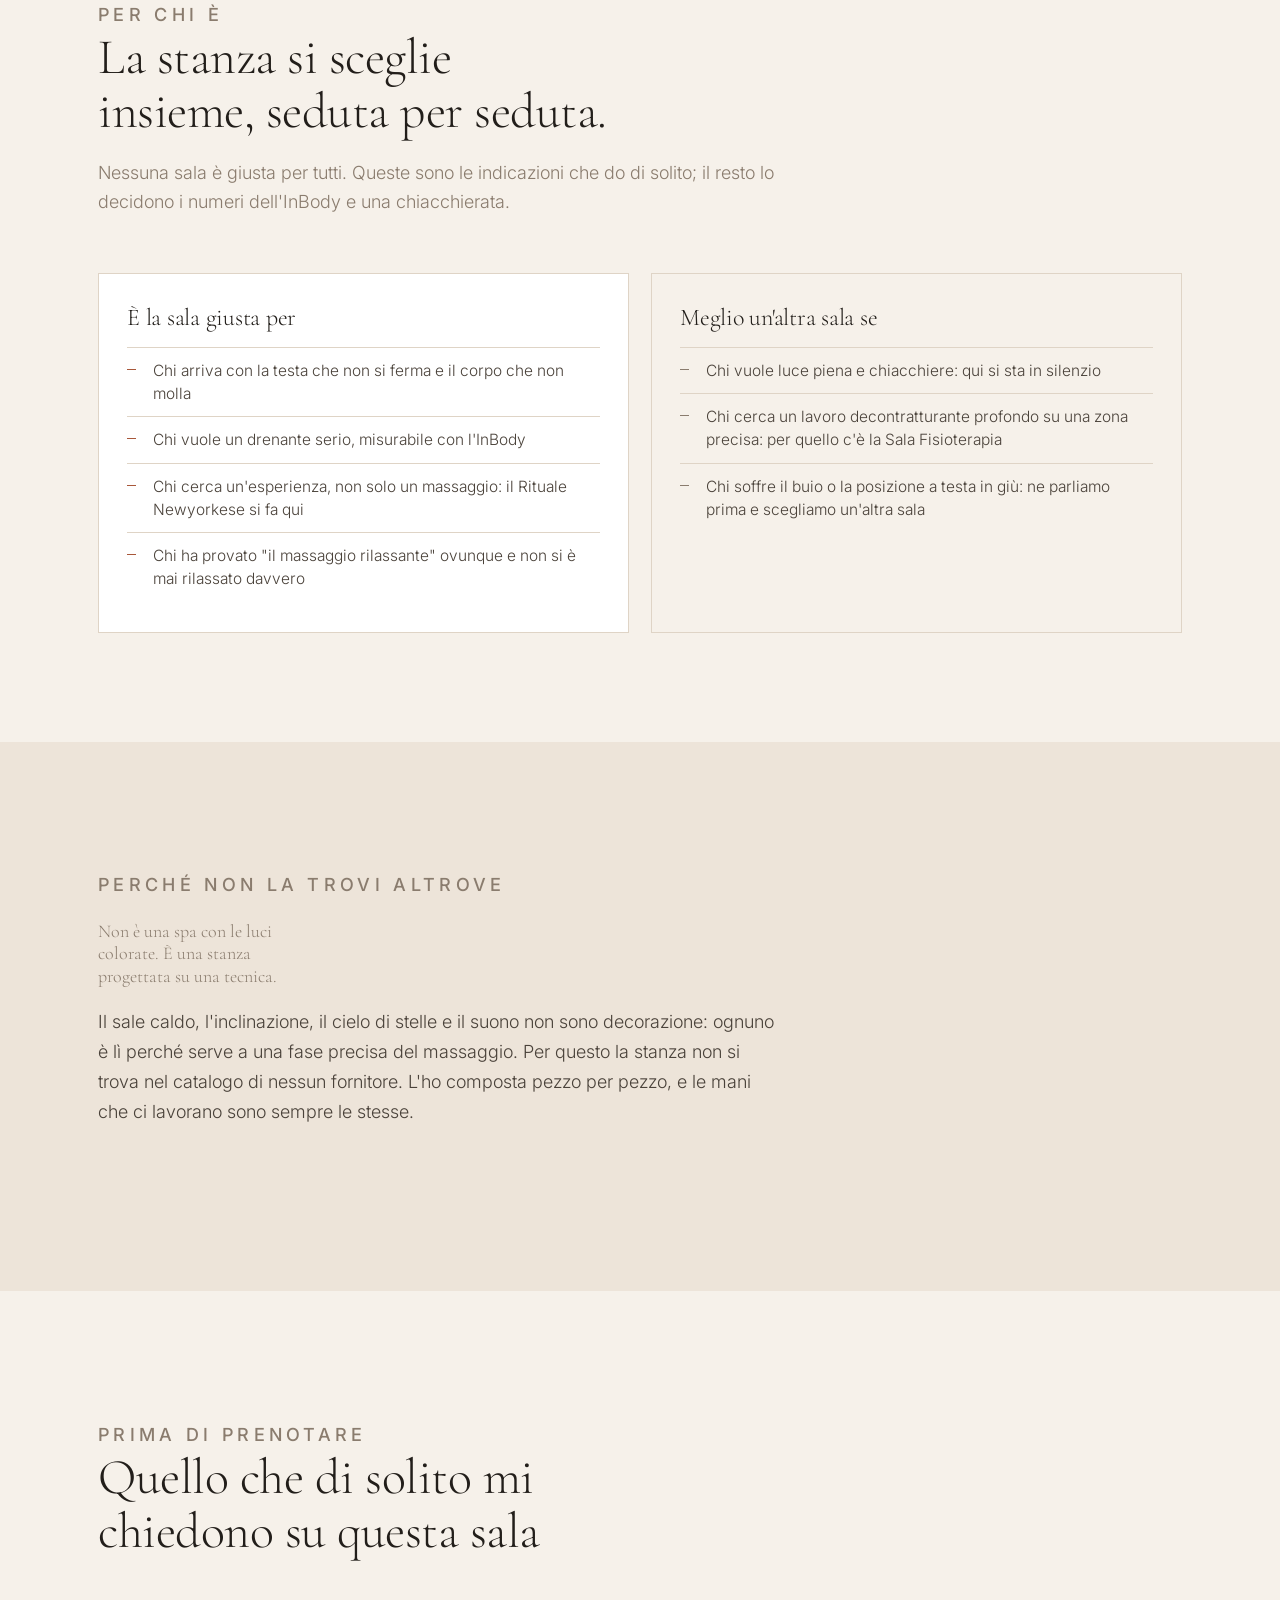
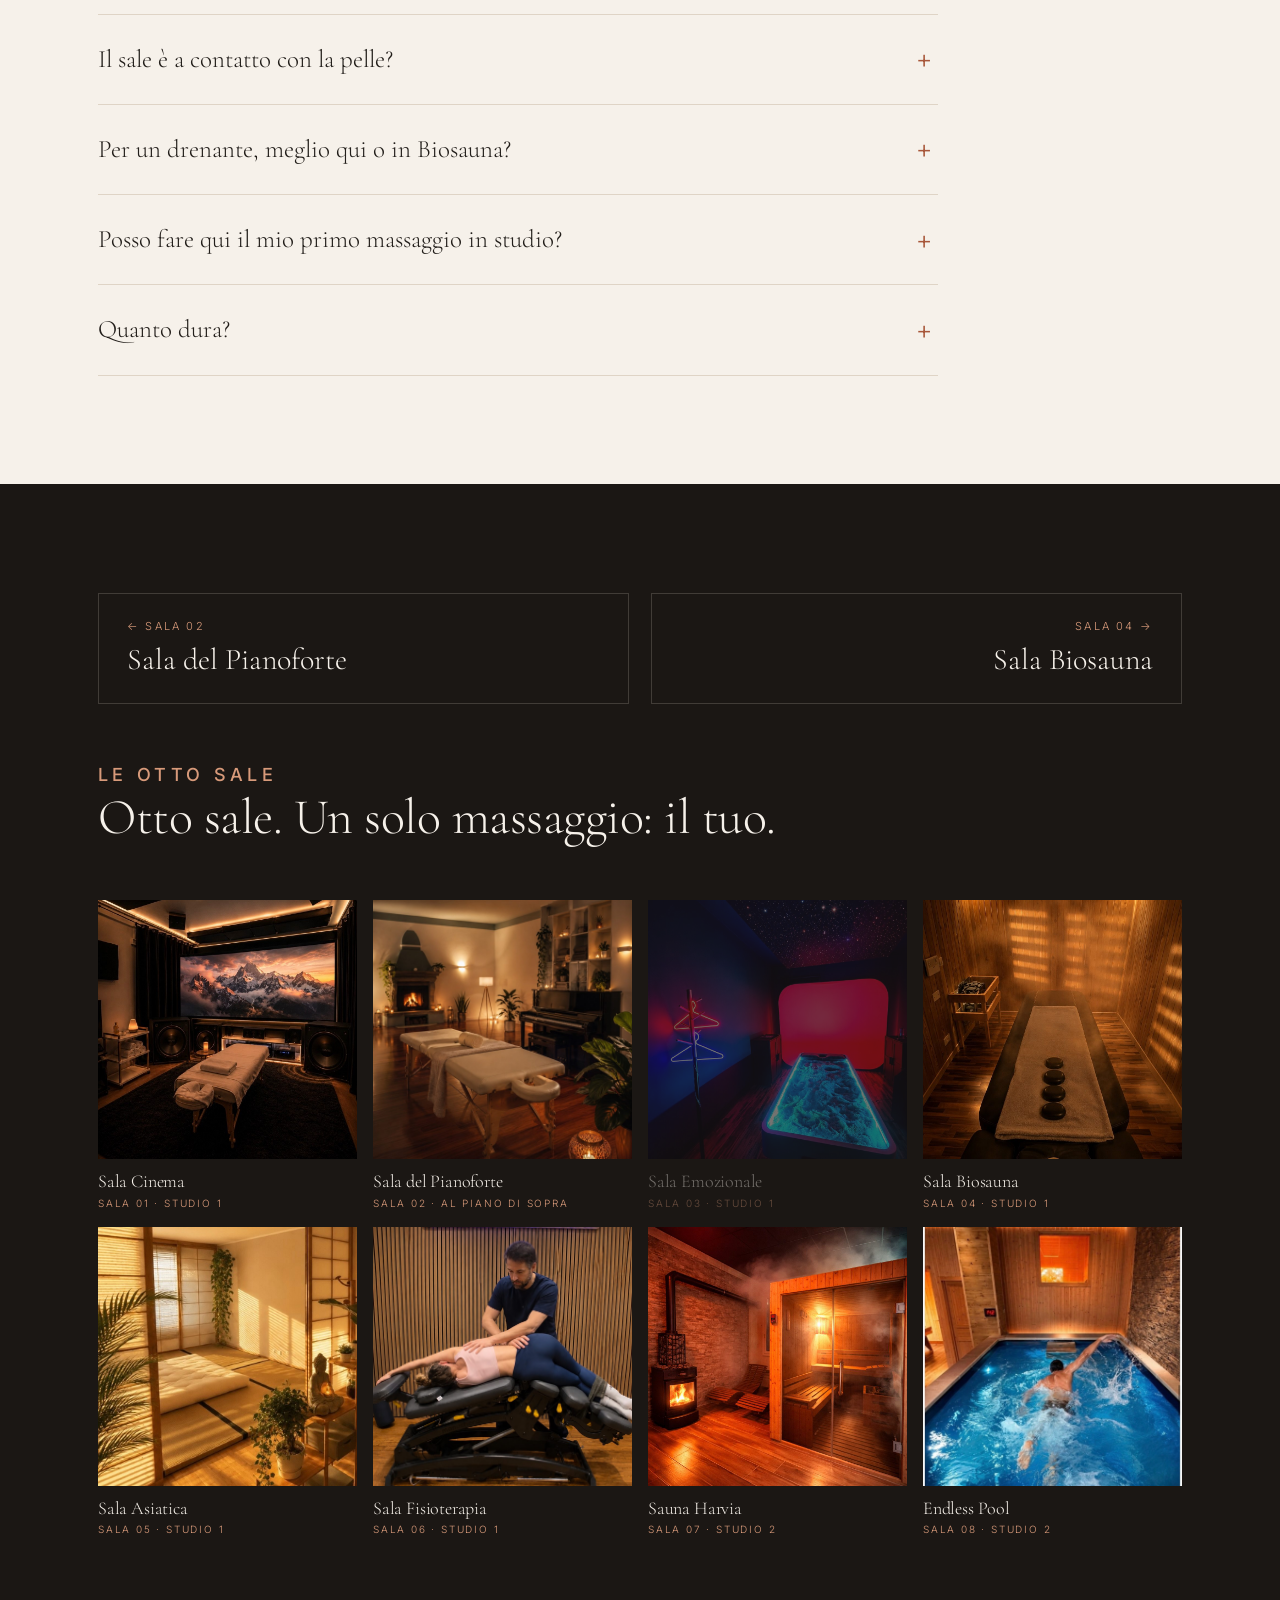
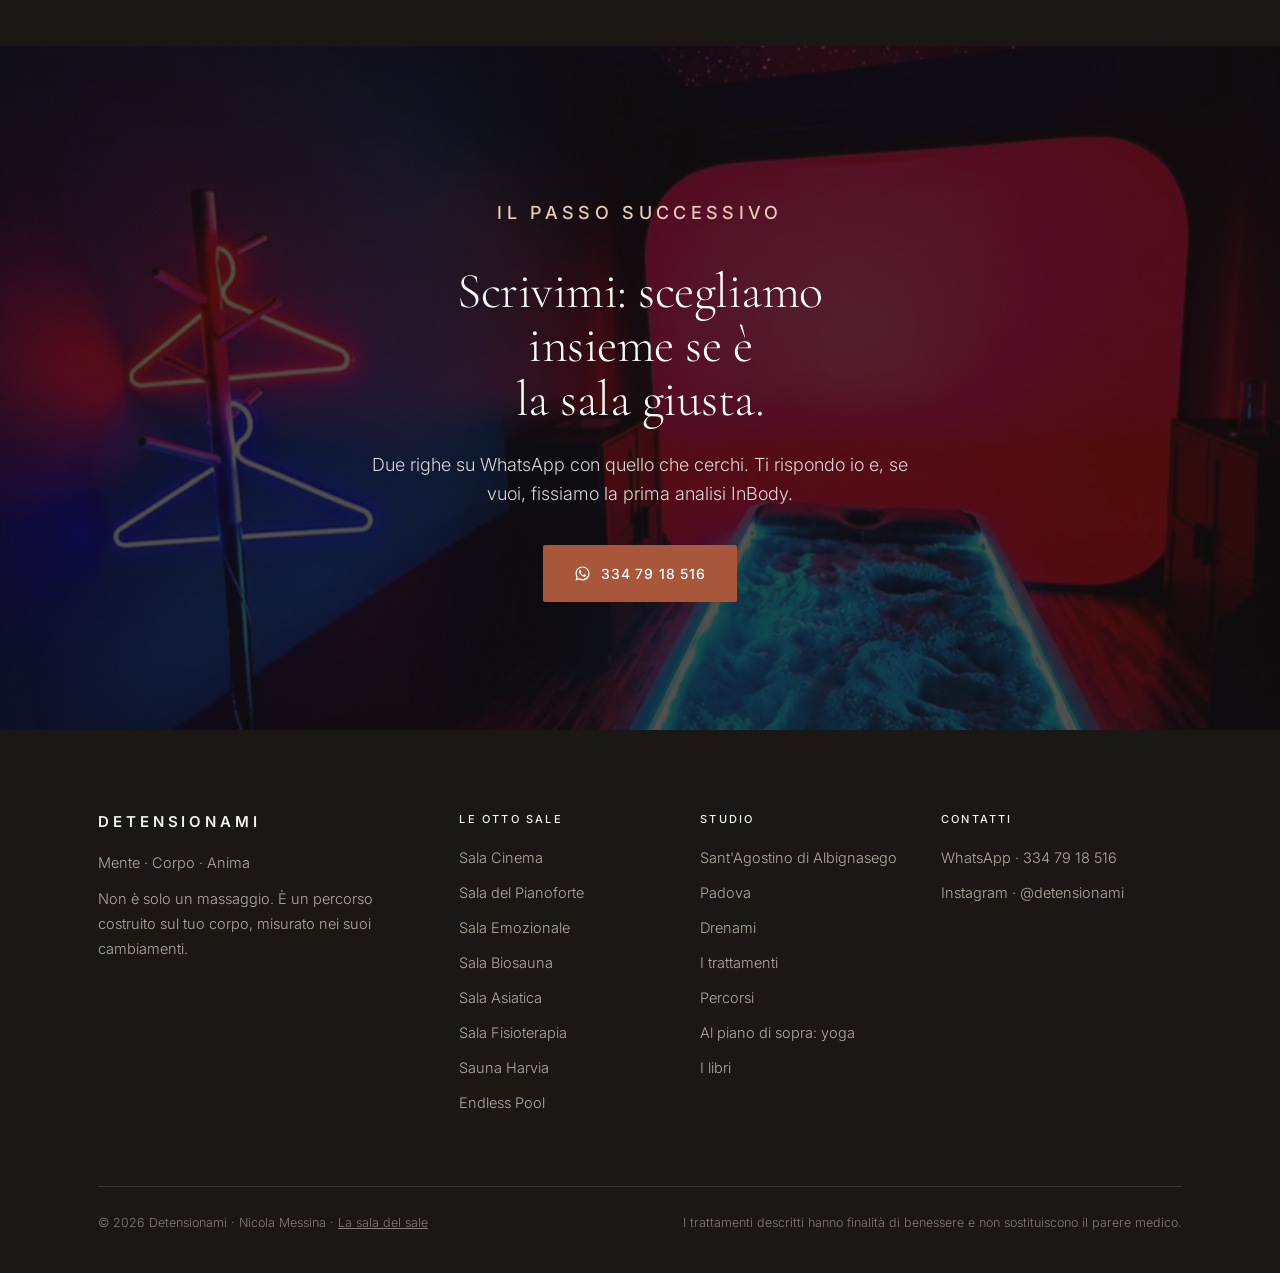
<file: studio/sale/emozionale.html>
<!doctype html>
<html lang="it">
<head>
<meta charset="utf-8">
<meta name="viewport" content="width=device-width, initial-scale=1">
<title>Sala Emozionale — Detensionami, Padova</title>
<meta name="description" content="Un lettino che poggia su sale rosa caldo, un soffitto di stelle, una luce che cambia piano. Costruita attorno a una tecnica, non attorno a un'atmosfera: è la ">
<link rel="preconnect" href="https://fonts.googleapis.com">
<link rel="preconnect" href="https://fonts.gstatic.com" crossorigin>
<link href="https://fonts.googleapis.com/css2?family=Cormorant+Garamond:wght@300;400;500&family=Inter:wght@300;400;500;600&display=swap" rel="stylesheet">
<link rel="stylesheet" href="../studio.css">
<link rel="stylesheet" href="../sala.css">
<script src="../torna.js" defer></script>
<script src="/da.js" defer></script>
</head>
<body>

<header class="site-header">
  <div class="wrap nav">
    <a class="logo" href="../index.html#home">DETENSIONAMI</a>
    <ul class="nav-links">
      <li><a href="../index.html#home">Home</a></li>
      <li><a href="../index.html#sale">Le 8 sale</a></li>
      <li><a href="../index.html#drenami">Drenami</a></li>
      <li><a href="../index.html#trattamenti">Trattamenti</a></li>
      <li><a href="../index.html#percorsi">Percorsi</a></li>
      <li><a href="../index.html#yoga">Al piano di sopra</a></li>
      <li><a href="../index.html#chi-sono">Chi sono</a></li>
    </ul>
    <a class="btn btn-primary" href="https://wa.me/393347918516?text=Ciao%20Nicola%2C%20vorrei%20ricevere%20il%20catalogo%20aggiornato%20dei%20percorsi." target="_blank" rel="noopener">
      <svg class="wa-icon" viewBox="0 0 24 24" fill="currentColor" aria-hidden="true"><path d="M12.04 2C6.58 2 2.13 6.45 2.13 11.91c0 1.75.46 3.45 1.32 4.95L2 22l5.25-1.38a9.9 9.9 0 0 0 4.79 1.22h.01c5.46 0 9.91-4.45 9.91-9.91C21.96 6.45 17.5 2 12.04 2zm0 18.02h-.01a8.2 8.2 0 0 1-4.19-1.15l-.3-.18-3.12.82.83-3.04-.2-.31a8.16 8.16 0 0 1-1.26-4.35c0-4.54 3.7-8.23 8.25-8.23 2.2 0 4.27.86 5.83 2.42a8.18 8.18 0 0 1 2.41 5.82c0 4.54-3.7 8.2-8.24 8.2zm4.52-6.16c-.25-.12-1.47-.72-1.69-.81-.23-.08-.39-.12-.56.13-.16.25-.64.8-.79.97-.14.16-.29.19-.54.06-.25-.12-1.05-.39-1.99-1.23-.74-.66-1.24-1.47-1.38-1.72-.15-.25-.02-.38.11-.51.11-.11.25-.29.37-.43.13-.15.17-.25.25-.41.08-.17.04-.31-.02-.43-.06-.12-.56-1.35-.77-1.85-.2-.48-.4-.42-.56-.43h-.47c-.17 0-.43.06-.66.31-.23.25-.87.85-.87 2.07s.89 2.4 1.02 2.57c.12.17 1.75 2.67 4.24 3.75.59.26 1.05.41 1.41.52.59.19 1.13.16 1.56.1.48-.07 1.47-.6 1.68-1.18.21-.58.21-1.07.14-1.18-.06-.11-.22-.17-.47-.29z"/></svg>
      <span>Richiedi il catalogo</span>
    </a>
    <button class="menu-btn" id="menuBtn" type="button" aria-expanded="false" aria-controls="menu"><span class="bars" aria-hidden="true"></span>Menu</button>
  </div>
</header>

<nav class="menu" id="menu" aria-label="Menu principale">
  <button class="menu-close" id="menuClose" type="button" aria-label="Chiudi menu">×</button>
  <ol>
    <li><a href="../index.html#home"><small>01</small>Home</a></li>
    <li><a href="../index.html#sale"><small>02</small>Le 8 sale</a></li>
    <li><a href="../index.html#drenami"><small>03</small>Drenami</a></li>
    <li><a href="../index.html#trattamenti"><small>04</small>Il tuo trattamento</a></li>
    <li><a href="../index.html#percorsi"><small>05</small>Percorsi</a></li>
    <li><a href="../index.html#yoga"><small>06</small>Al piano di sopra: yoga</a></li>
    <li><a href="../index.html#chi-sono"><small>07</small>Chi sono &amp; contatti</a></li>
  </ol>
  <div class="menu-foot">
    Sant'Agostino di Albignasego · Padova<br>
    <a href="https://wa.me/393347918516" target="_blank" rel="noopener">WhatsApp 334 79 18 516</a> · <a href="https://www.instagram.com/detensionami/" target="_blank" rel="noopener">@detensionami</a>
  </div>
</nav>

<main>

  <section class="rhero" style="--pos:center 50%">
    <img src="../img/emozionale.jpg" alt="Sala emozionale con lettino su sale rosa illuminato, pannello rosso e cielo stellato">
    <span class="num" aria-hidden="true">03</span>
    <div class="wrap">
      <p class="crumb"><a href="../index.html#sale">Le 8 sale</a> <i>/</i> <span>Sala 03 di 08</span> <i>/</i> <span>Studio 1</span></p>
      <h1>La stanza che spegne il sistema nervoso prima delle mani.</h1>
      <p class="room-tag">Sala Emozionale · Sale rosa caldo · cielo stellato · lettino inclinabile · Rituale Newyorkese</p>
      <p class="lede">Un lettino che poggia su sale rosa caldo, un soffitto di stelle, una luce che cambia piano. Costruita attorno a una tecnica, non attorno a un'atmosfera: è la sala del Rituale Newyorkese e dei drenanti potenziati.</p>
      <div class="hero-cta">
        <a class="btn btn-primary" href="https://wa.me/393347918516?text=Ciao%20Nicola%2C%20vorrei%20prenotare%20una%20seduta%20nella%20Sala%20Emozionale." target="_blank" rel="noopener"><svg class="wa-icon" viewBox="0 0 24 24" fill="currentColor" aria-hidden="true"><path d="M12.04 2C6.58 2 2.13 6.45 2.13 11.91c0 1.75.46 3.45 1.32 4.95L2 22l5.25-1.38a9.9 9.9 0 0 0 4.79 1.22h.01c5.46 0 9.91-4.45 9.91-9.91C21.96 6.45 17.5 2 12.04 2zm0 18.02h-.01a8.2 8.2 0 0 1-4.19-1.15l-.3-.18-3.12.82.83-3.04-.2-.31a8.16 8.16 0 0 1-1.26-4.35c0-4.54 3.7-8.23 8.25-8.23 2.2 0 4.27.86 5.83 2.42a8.18 8.18 0 0 1 2.41 5.82c0 4.54-3.7 8.2-8.24 8.2zm4.52-6.16c-.25-.12-1.47-.72-1.69-.81-.23-.08-.39-.12-.56.13-.16.25-.64.8-.79.97-.14.16-.29.19-.54.06-.25-.12-1.05-.39-1.99-1.23-.74-.66-1.24-1.47-1.38-1.72-.15-.25-.02-.38.11-.51.11-.11.25-.29.37-.43.13-.15.17-.25.25-.41.08-.17.04-.31-.02-.43-.06-.12-.56-1.35-.77-1.85-.2-.48-.4-.42-.56-.43h-.47c-.17 0-.43.06-.66.31-.23.25-.87.85-.87 2.07s.89 2.4 1.02 2.57c.12.17 1.75 2.67 4.24 3.75.59.26 1.05.41 1.41.52.59.19 1.13.16 1.56.1.48-.07 1.47-.6 1.68-1.18.21-.58.21-1.07.14-1.18-.06-.11-.22-.17-.47-.29z"/></svg><span>Prenota in questa sala</span></a>
        <a class="btn btn-light" href="#altre">Le altre sale</a>
      </div>
    </div>
  </section>

  <div class="kpis">
    <div class="wrap">
      <div class="kpi"><b>30°</b><span>il lettino si inclina a testa in giù</span></div>
      <div class="kpi"><b>Sale caldo</b><span>sotto la schiena, a contatto</span></div>
      <div class="kpi"><b>60–120 min</b><span>dal drenante al Rituale Newyorkese</span></div>
    </div>
  </div>

  <section id="idea">
    <div class="wrap">
      <div class="split">
        <div class="split-body">
          <p class="eyebrow">Perché esiste</p>
          <p class="quote">A New York ho imparato che la stanza lavora quanto le mani.</p>
          <p>Dieci anni tra Londra e New York mi hanno insegnato una cosa che si dimentica spesso: il corpo si lascia andare solo quando la mente smette di sorvegliare. Il lavoro emozionale in deprivazione sensoriale, appreso nei centri newyorkesi, parte da qui: togli stimoli, e quelli che restano diventano enormi.</p>
          <p>La sala emozionale è nata per portare quell'esperienza in uno spazio progettato apposta. Non un lettino in una stanza, ma una stanza costruita attorno al lettino: luce, suono, aroma, temperatura e posizione del corpo decisi prima, e calibrati sull'obiettivo della seduta.</p>
          <p>È la sala dove unisco le conoscenze di neuroscienze applicate al corpo con le tecniche di rilassamento profondo. Ed è quella che le persone citano quando dicono "da nessun'altra parte è così".</p>
        </div>
        <div class="split-media"><img src="../img/emozionale.jpg" alt="Il lettino sul sale rosa illuminato sotto il cielo stellato della sala emozionale" loading="lazy"></div>
      </div>
    </div>
  </section>

  <section id="progetto" style="background:var(--sand-2)">
    <div class="wrap">
      <div class="section-head">
        <p class="eyebrow">Com'è stata progettata</p>
        <h2>Costruita attorno al lettino, non il contrario.</h2>
      </div>
      <div class="split" style="align-items:start">
        <div class="split-body intro">
          <p>Il lettino è un LEMI, costruttore italiano di lettini professionali per spa. L'ho fatto poggiare su una vasca di sale rosa che viene scaldato: sotto la schiena non c'è plastica né un materassino, c'è sale a contatto, che distribuisce il calore in modo uniforme e lascia respirare la pelle.</p>
          <p>Il lettino si inclina fino a trenta gradi, a testa in giù, come i letti ospedalieri. Durante un drenante la posizione anti-gravitaria fa parte del trattamento: i liquidi smettono di essere trattenuti nelle gambe prima ancora che io cominci.</p>
          <p>Sopra, un cielo stellato e un pannello luminoso che cambia colore lentamente: il rosso caldo è quello che uso di più. Nessuna sorgente di luce diretta negli occhi. Il suono avvolge senza coprire la voce, e l'aroma cambia con le stagioni.</p>
        </div>
        <div class="kit">
          <p class="eyebrow">La dotazione</p>
          <ul class="facts">
            <li><b>Lettino</b> LEMI, su vasca di sale rosa riscaldato, inclinabile fino a 30°</li>
            <li><b>Luce</b> Cielo stellato, pannello cromatico a variazione lenta, nessuna luce diretta</li>
            <li><b>Suono</b> Sound design scelto per la seduta, ritmo del massaggio sincronizzato alla musica</li>
            <li><b>Aromi</b> Miscela del giorno, cambia con le stagioni</li>
            <li><b>Olio</b> Miscelato per te quel giorno, in base alla pelle e all'obiettivo</li>
            <li><b>Calore</b> La sala è già calda quando entri</li>
          </ul>
        </div>
      </div>
    </div>
  </section>

  <section class="story sala" id="seduta">
    <div class="wrap">
      <p class="eyebrow" style="color:#D89A7A">Cosa succede nella seduta</p>
      <p class="q">Un'ora in Sala Emozionale, passo per passo.</p>
      <div class="steps">
        <div class="tl"><span class="m">Prima</span><div><h3>La sala è già pronta</h3><p>Calore, luce e aroma sono impostati sulla seduta che abbiamo deciso insieme. Tu non devi scegliere niente.</p></div></div>
        <div class="tl"><span class="m">Primi minuti</span><div><h3>Sul sale caldo</h3><p>Ti sdrai. Se il lavoro è drenante, inclino il lettino. Per il Rituale Newyorkese, benda e cuffie insonorizzate: resta solo il tatto.</p></div></div>
        <div class="tl"><span class="m">Il massaggio</span><div><h3>A tempo di musica</h3><p>Il ritmo segue la musica: lento e avvolgente nelle fasi di rilascio, più deciso quando lavoro su una zona. Mano leggera o profonda a seconda di quello che il corpo chiede quel giorno.</p></div></div>
        <div class="tl"><span class="m">Ultimi minuti</span><div><h3>La luce torna piano</h3><p>Il lettino torna in piano, il suono scende. Scegli tu il profumo della crema finale, tra trenta.</p></div></div>
      </div>
    </div>
  </section>

  <section class="benefits" id="vantaggi">
    <div class="wrap">
      <div class="section-head">
        <p class="eyebrow">I vantaggi</p>
        <h2>Quello che questa sala aggiunge alle mani.</h2>
      </div>
      <div class="benefit-grid">
        <div class="benefit"><h3>Il sistema nervoso si spegne prima</h3><p>Senza luce diretta, senza rumori e con il calore già addosso, la tensione che tiene chiusi i vasi molla da sola. Le mani trovano un corpo già disponibile.</p></div>
        <div class="benefit"><h3>Un drenante potenziato due volte</h3><p>Calore minerale dal basso e posizione anti-gravitaria: rispetto a un lettino classico, nella stessa ora si muovono più liquidi. E si misura con l'InBody.</p></div>
        <div class="benefit"><h3>Lo stesso massaggio, più profondo</h3><p>Il metodo Detensionami qui dà il massimo: svedese, deep tissue, californiano con hot stones e hawaiano, in un crescendo che la stanza accompagna.</p></div>
        <div class="benefit"><h3>Deprivazione sensoriale</h3><p>È la sala del Rituale Newyorkese: 120 minuti bendati e con cuffie insonorizzate. Quando restano solo le mani, il rumore mentale si abbassa.</p></div>
        <div class="benefit"><h3>Niente da gestire</h3><p>Non devi scegliere musica, luce, temperatura. Devi solo respirare.</p></div>
      </div>
    </div>
  </section>

  <section id="per-chi">
    <div class="wrap">
      <div class="section-head">
        <p class="eyebrow">Per chi è</p>
        <h2>La stanza si sceglie insieme, seduta per seduta.</h2>
        <p>Nessuna sala è giusta per tutti. Queste sono le indicazioni che do di solito; il resto lo decidono i numeri dell'InBody e una chiacchierata.</p>
      </div>
      <div class="fit-grid">
        <div class="fit">
          <h3>È la sala giusta per</h3>
          <ul>
            <li>Chi arriva con la testa che non si ferma e il corpo che non molla</li>
            <li>Chi vuole un drenante serio, misurabile con l'InBody</li>
            <li>Chi cerca un'esperienza, non solo un massaggio: il Rituale Newyorkese si fa qui</li>
            <li>Chi ha provato "il massaggio rilassante" ovunque e non si è mai rilassato davvero</li>
          </ul>
        </div>
        <div class="fit no">
          <h3>Meglio un'altra sala se</h3>
          <ul>
            <li>Chi vuole luce piena e chiacchiere: qui si sta in silenzio</li>
            <li>Chi cerca un lavoro decontratturante profondo su una zona precisa: per quello c'è la Sala Fisioterapia</li>
            <li>Chi soffre il buio o la posizione a testa in giù: ne parliamo prima e scegliamo un'altra sala</li>
          </ul>
        </div>
      </div>
    </div>
  </section>

  <section class="unique" id="unica" style="background:var(--sand-2)">
    <div class="wrap">
      <div class="section-head">
        <p class="eyebrow">Perché non la trovi altrove</p>
        <p class="claim">Non è una spa con le luci colorate. È una stanza progettata su una tecnica.</p>
        <p style="color:var(--ink-soft)">Il sale caldo, l'inclinazione, il cielo di stelle e il suono non sono decorazione: ognuno è lì perché serve a una fase precisa del massaggio. Per questo la stanza non si trova nel catalogo di nessun fornitore. L'ho composta pezzo per pezzo, e le mani che ci lavorano sono sempre le stesse.</p>
      </div>

    </div>
  </section>

  <section id="faq">
    <div class="wrap">
      <div class="section-head">
        <p class="eyebrow">Prima di prenotare</p>
        <h2>Quello che di solito mi chiedono su questa sala</h2>
      </div>
      <div class="faq-list">
        <details><summary>Il sale è a contatto con la pelle?</summary><div class="answer"><p>Sì, attraverso il telo del lettino. Il calore è uniforme e secco; se lo vuoi più basso lo regolo.</p></div></details>
        <details><summary>Per un drenante, meglio qui o in Biosauna?</summary><div class="answer"><p>In Biosauna lavora il calore dell'aria, qui il calore dal basso e l'inclinazione. Scegliamo in base ai numeri dell'InBody e a quanto tolleri il caldo.</p></div></details>
        <details><summary>Posso fare qui il mio primo massaggio in studio?</summary><div class="answer"><p>Sì. È una delle sale che consiglio per la prima volta.</p></div></details>
        <details><summary>Quanto dura?</summary><div class="answer"><p>60, 90 o 120 minuti. Il Rituale Newyorkese dura 120.</p></div></details>
      </div>
    </div>
  </section>

  <section class="rooms-nav" id="altre">
    <div class="wrap">
      <div class="pn">
        <a class="prev" href="pianoforte.html"><small>← Sala 02</small>Sala del Pianoforte</a>
        <a class="next" href="biosauna.html"><small>Sala 04 →</small>Sala Biosauna</a>
      </div>
      <div class="section-head">
        <p class="eyebrow" style="color:#D89A7A">Le otto sale</p>
        <h2>Otto sale. Un solo massaggio: il tuo.</h2>
      </div>
      <div class="room-grid mini">
        <a class="room" href="cinema.html"><img src="../img/cinema.jpg" alt="" loading="lazy"><h3>Sala Cinema</h3><p class="room-tag">Sala 01 · Studio 1</p></a>
        <a class="room" href="pianoforte.html"><img src="../img/pianoforte.jpg" alt="" loading="lazy"><h3>Sala del Pianoforte</h3><p class="room-tag">Sala 02 · Al piano di sopra</p></a>
        <a class="room current" href="emozionale.html"><img src="../img/emozionale.jpg" alt="" loading="lazy"><h3>Sala Emozionale</h3><p class="room-tag">Sala 03 · Studio 1</p></a>
        <a class="room" href="biosauna.html"><img src="../img/biosauna-stones.jpg" alt="" loading="lazy"><h3>Sala Biosauna</h3><p class="room-tag">Sala 04 · Studio 1</p></a>
        <a class="room" href="asiatica.html"><img src="../img/asiatica-luce.jpg" alt="" loading="lazy"><h3>Sala Asiatica</h3><p class="room-tag">Sala 05 · Studio 1</p></a>
        <a class="room" href="fisioterapia.html"><img src="../img/nicola.jpg" alt="" loading="lazy"><h3>Sala Fisioterapia</h3><p class="room-tag">Sala 06 · Studio 1</p></a>
        <a class="room" href="sauna.html"><img src="../img/sauna-vapore.jpg" alt="" loading="lazy"><h3>Sauna Harvia</h3><p class="room-tag">Sala 07 · Studio 2</p></a>
        <a class="room" href="endless-pool.html"><img src="../img/pool-nuoto.jpg" alt="" loading="lazy"><h3>Endless Pool</h3><p class="room-tag">Sala 08 · Studio 2</p></a>
      </div>
    </div>
  </section>

  <section class="final">
    <img src="../img/emozionale.jpg" alt="" loading="lazy">
    <div class="wrap">
      <p class="eyebrow" style="color:#E9C9B6">Il passo successivo</p>
      <h2>Scrivimi: scegliamo insieme se è la sala giusta.</h2>
      <p>Due righe su WhatsApp con quello che cerchi. Ti rispondo io e, se vuoi, fissiamo la prima analisi InBody.</p>
      <a class="btn btn-primary" href="https://wa.me/393347918516?text=Ciao%20Nicola%2C%20vorrei%20prenotare%20una%20seduta%20nella%20Sala%20Emozionale." target="_blank" rel="noopener"><svg class="wa-icon" viewBox="0 0 24 24" fill="currentColor" aria-hidden="true"><path d="M12.04 2C6.58 2 2.13 6.45 2.13 11.91c0 1.75.46 3.45 1.32 4.95L2 22l5.25-1.38a9.9 9.9 0 0 0 4.79 1.22h.01c5.46 0 9.91-4.45 9.91-9.91C21.96 6.45 17.5 2 12.04 2zm0 18.02h-.01a8.2 8.2 0 0 1-4.19-1.15l-.3-.18-3.12.82.83-3.04-.2-.31a8.16 8.16 0 0 1-1.26-4.35c0-4.54 3.7-8.23 8.25-8.23 2.2 0 4.27.86 5.83 2.42a8.18 8.18 0 0 1 2.41 5.82c0 4.54-3.7 8.2-8.24 8.2zm4.52-6.16c-.25-.12-1.47-.72-1.69-.81-.23-.08-.39-.12-.56.13-.16.25-.64.8-.79.97-.14.16-.29.19-.54.06-.25-.12-1.05-.39-1.99-1.23-.74-.66-1.24-1.47-1.38-1.72-.15-.25-.02-.38.11-.51.11-.11.25-.29.37-.43.13-.15.17-.25.25-.41.08-.17.04-.31-.02-.43-.06-.12-.56-1.35-.77-1.85-.2-.48-.4-.42-.56-.43h-.47c-.17 0-.43.06-.66.31-.23.25-.87.85-.87 2.07s.89 2.4 1.02 2.57c.12.17 1.75 2.67 4.24 3.75.59.26 1.05.41 1.41.52.59.19 1.13.16 1.56.1.48-.07 1.47-.6 1.68-1.18.21-.58.21-1.07.14-1.18-.06-.11-.22-.17-.47-.29z"/></svg><span>334 79 18 516</span></a>
    </div>
  </section>

</main>

<footer class="site-footer">
  <div class="wrap">
    <div class="foot-grid">
      <div>
        <a class="foot-logo" href="../index.html#home">DETENSIONAMI</a>
        <p>Mente · Corpo · Anima</p>
        <p>Non è solo un massaggio. È un percorso costruito sul tuo corpo, misurato nei suoi cambiamenti.</p>
      </div>
      <div>
        <h4>Le otto sale</h4>
        <ul>
          <li><a href="cinema.html">Sala Cinema</a></li>
          <li><a href="pianoforte.html">Sala del Pianoforte</a></li>
          <li><a href="emozionale.html">Sala Emozionale</a></li>
          <li><a href="biosauna.html">Sala Biosauna</a></li>
          <li><a href="asiatica.html">Sala Asiatica</a></li>
          <li><a href="fisioterapia.html">Sala Fisioterapia</a></li>
          <li><a href="sauna.html">Sauna Harvia</a></li>
          <li><a href="endless-pool.html">Endless Pool</a></li>
        </ul>
      </div>
      <div>
        <h4>Studio</h4>
        <ul>
          <li>Sant'Agostino di Albignasego</li>
          <li>Padova</li>
          <li><a href="../index.html#drenami">Drenami</a></li>
          <li><a href="../index.html#trattamenti">I trattamenti</a></li>
          <li><a href="../index.html#percorsi">Percorsi</a></li>
          <li><a href="../index.html#yoga">Al piano di sopra: yoga</a></li>
          <li><a href="../index.html#libri">I libri</a></li>
        </ul>
      </div>
      <div>
        <h4>Contatti</h4>
        <ul>
          <li><a href="https://wa.me/393347918516" target="_blank" rel="noopener">WhatsApp · 334 79 18 516</a></li>
          <li><a href="https://www.instagram.com/detensionami/" target="_blank" rel="noopener">Instagram · @detensionami</a></li>
        </ul>
      </div>
    </div>
    <div class="foot-bottom">
      <span>© 2026 Detensionami · Nicola Messina · <a href="../../">La sala del sale</a></span>
      <span>I trattamenti descritti hanno finalità di benessere e non sostituiscono il parere medico.</span>
    </div>
  </div>
</footer>

<div class="bottom-bar" id="bottomBar">
  <a class="btn btn-primary" href="https://wa.me/393347918516?text=Ciao%20Nicola%2C%20vorrei%20prenotare%20una%20seduta%20nella%20Sala%20Emozionale." target="_blank" rel="noopener"><svg class="wa-icon" viewBox="0 0 24 24" fill="currentColor" aria-hidden="true"><path d="M12.04 2C6.58 2 2.13 6.45 2.13 11.91c0 1.75.46 3.45 1.32 4.95L2 22l5.25-1.38a9.9 9.9 0 0 0 4.79 1.22h.01c5.46 0 9.91-4.45 9.91-9.91C21.96 6.45 17.5 2 12.04 2zm0 18.02h-.01a8.2 8.2 0 0 1-4.19-1.15l-.3-.18-3.12.82.83-3.04-.2-.31a8.16 8.16 0 0 1-1.26-4.35c0-4.54 3.7-8.23 8.25-8.23 2.2 0 4.27.86 5.83 2.42a8.18 8.18 0 0 1 2.41 5.82c0 4.54-3.7 8.2-8.24 8.2zm4.52-6.16c-.25-.12-1.47-.72-1.69-.81-.23-.08-.39-.12-.56.13-.16.25-.64.8-.79.97-.14.16-.29.19-.54.06-.25-.12-1.05-.39-1.99-1.23-.74-.66-1.24-1.47-1.38-1.72-.15-.25-.02-.38.11-.51.11-.11.25-.29.37-.43.13-.15.17-.25.25-.41.08-.17.04-.31-.02-.43-.06-.12-.56-1.35-.77-1.85-.2-.48-.4-.42-.56-.43h-.47c-.17 0-.43.06-.66.31-.23.25-.87.85-.87 2.07s.89 2.4 1.02 2.57c.12.17 1.75 2.67 4.24 3.75.59.26 1.05.41 1.41.52.59.19 1.13.16 1.56.1.48-.07 1.47-.6 1.68-1.18.21-.58.21-1.07.14-1.18-.06-.11-.22-.17-.47-.29z"/></svg><span>Prenota in Sala Emozionale</span></a>
</div>

<script>
(function(){
  var body = document.body, menuBtn = document.getElementById('menuBtn'), menuClose = document.getElementById('menuClose'), bar = document.getElementById('bottomBar');
  function closeMenu(){ body.classList.remove('menu-open'); menuBtn.setAttribute('aria-expanded','false'); }
  menuBtn.addEventListener('click', function(){ body.classList.contains('menu-open') ? closeMenu() : (body.classList.add('menu-open'), menuBtn.setAttribute('aria-expanded','true')); });
  menuClose.addEventListener('click', closeMenu);
  document.addEventListener('keydown', function(e){ if (e.key === 'Escape') closeMenu(); });
  var last = 0;
  window.addEventListener('scroll', function(){
    if (!bar) return;
    var y = window.scrollY || 0;
    bar.classList.toggle('is-hidden', y > last && y > 140);
    last = y;
  }, {passive:true});
})();
</script>

</body>
</html>
</file>
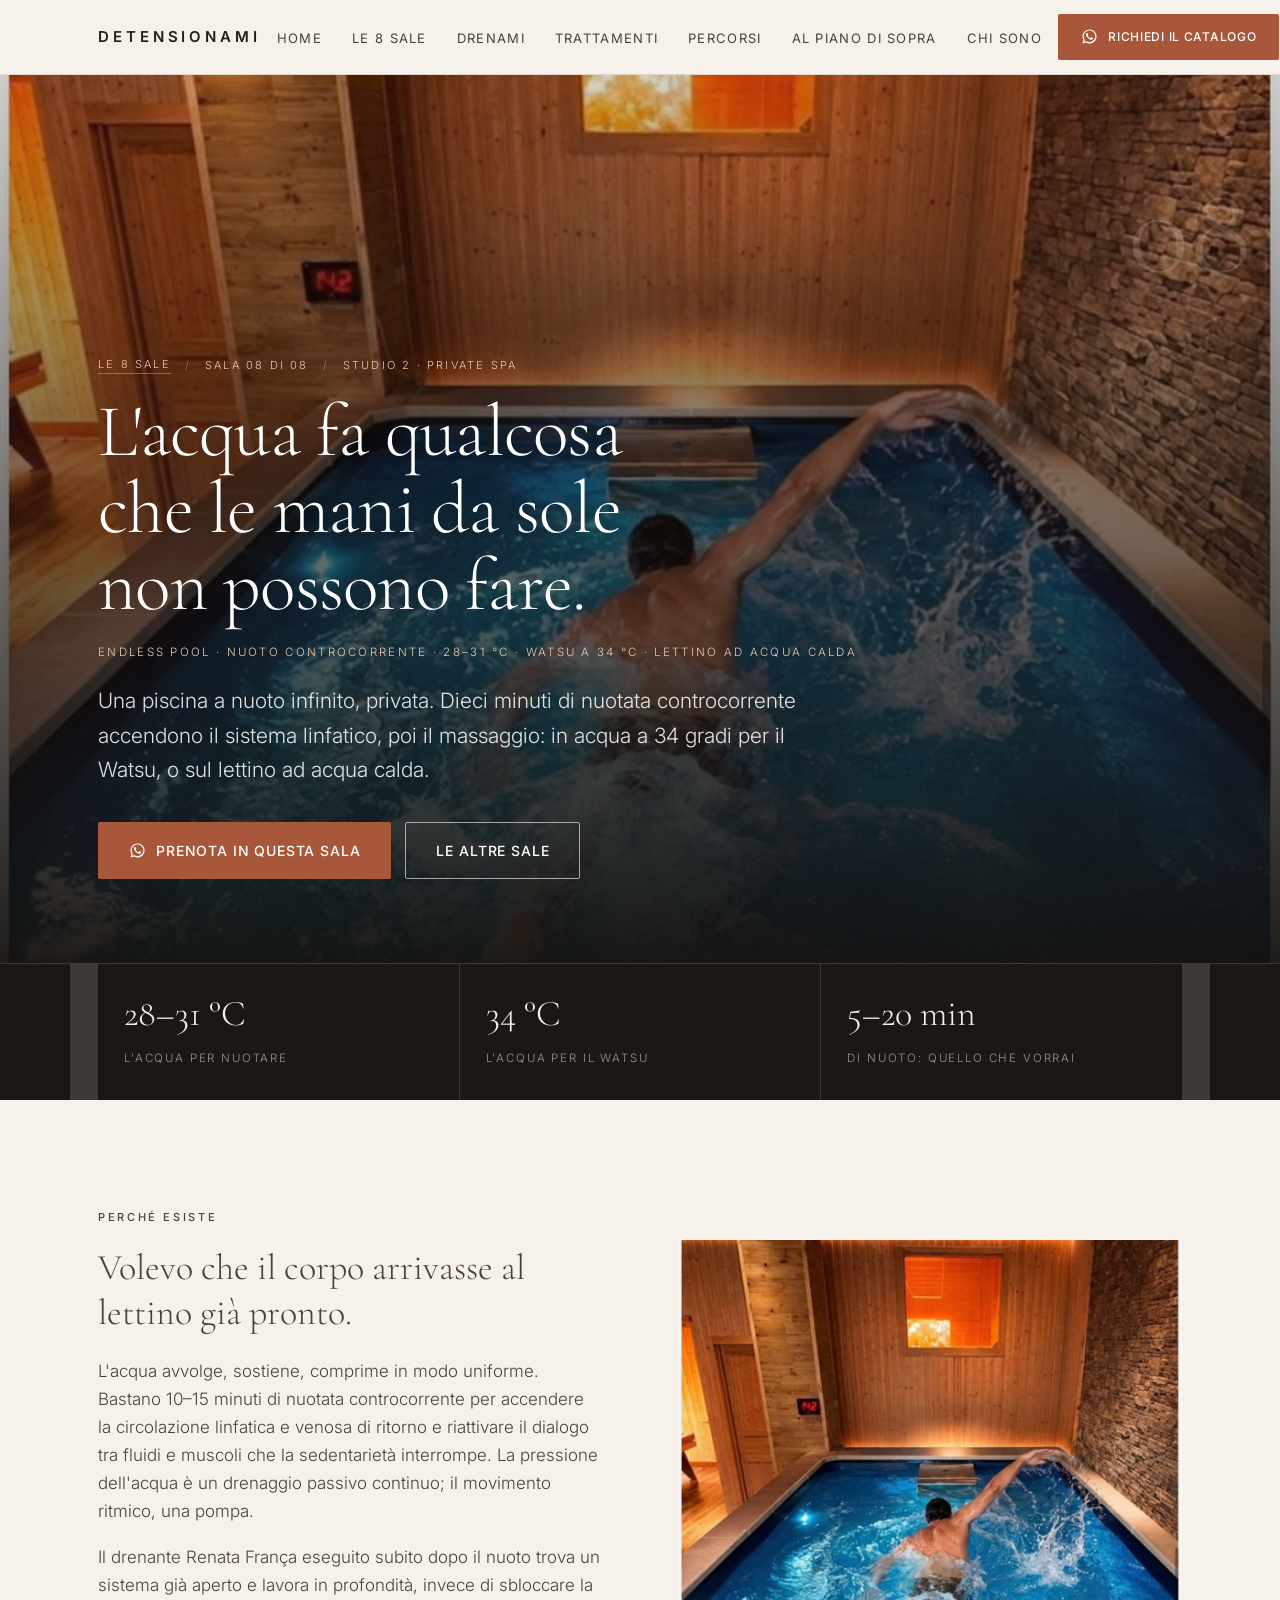
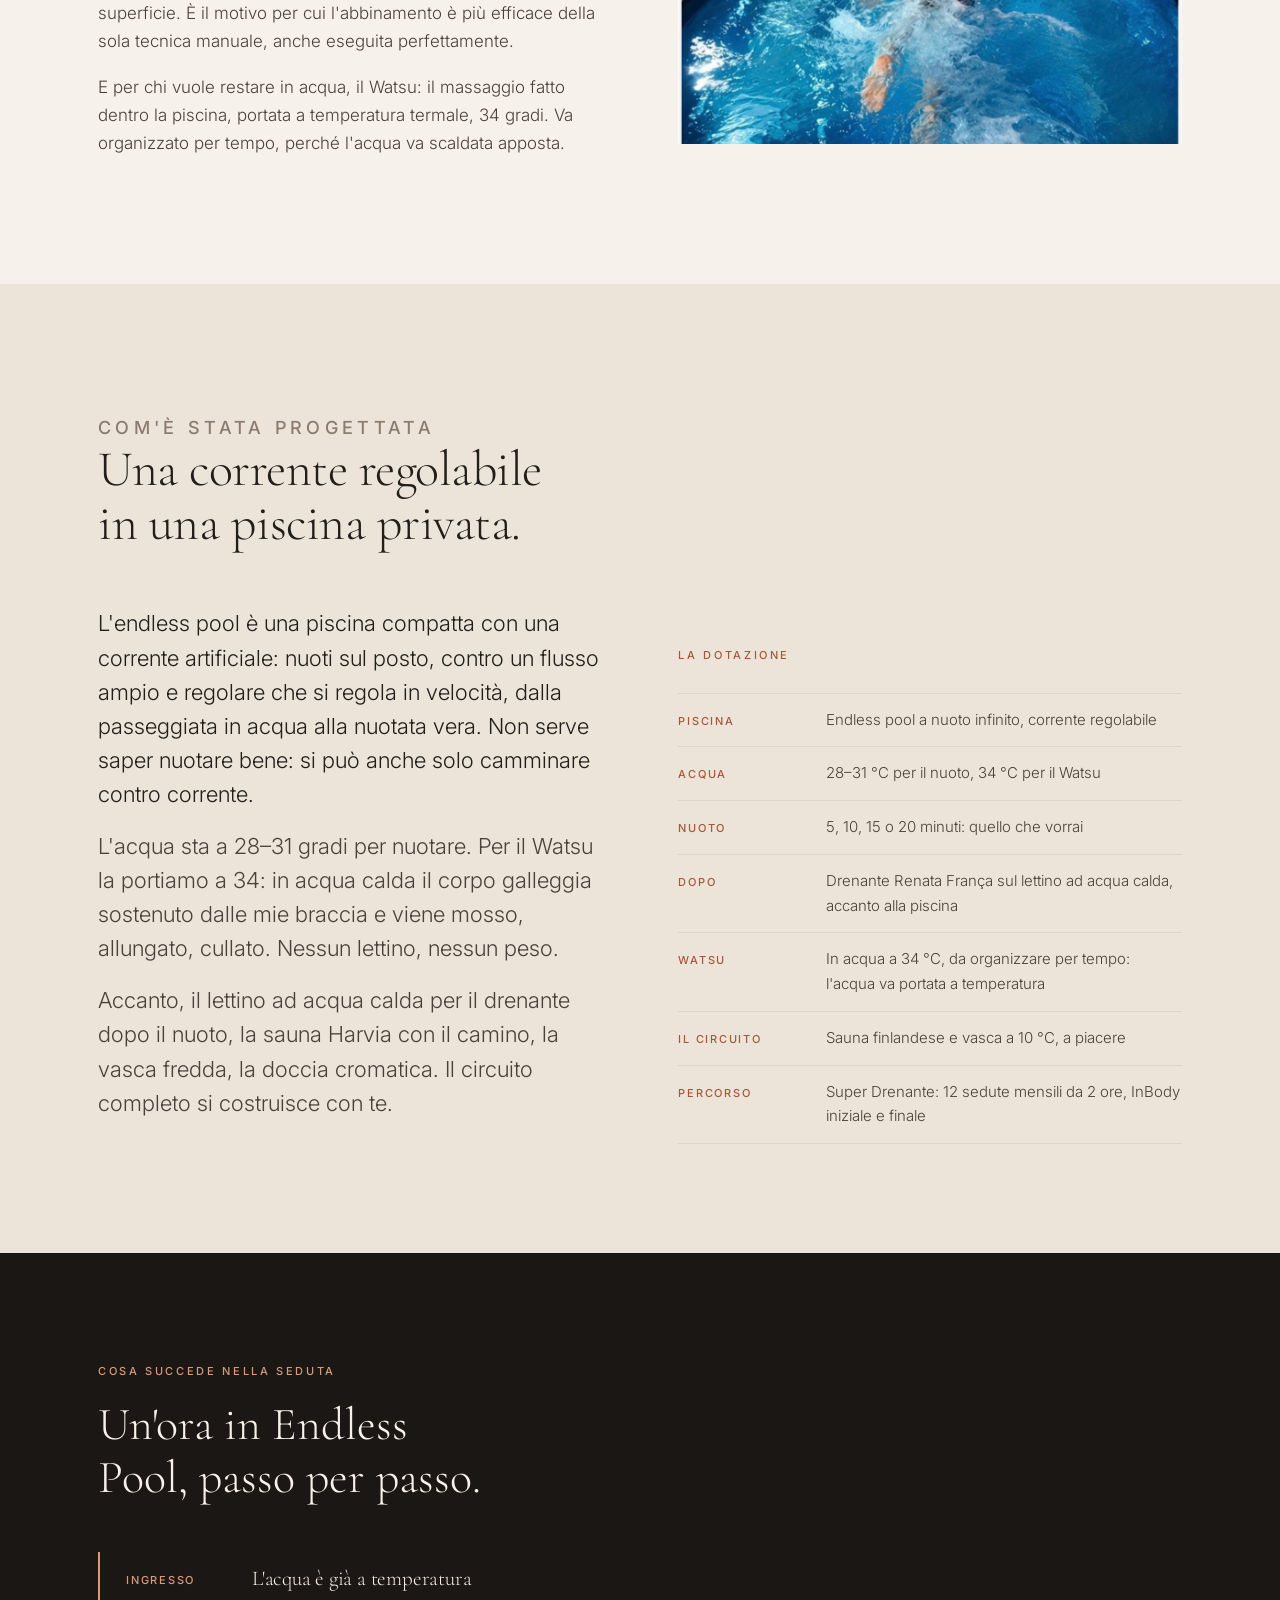
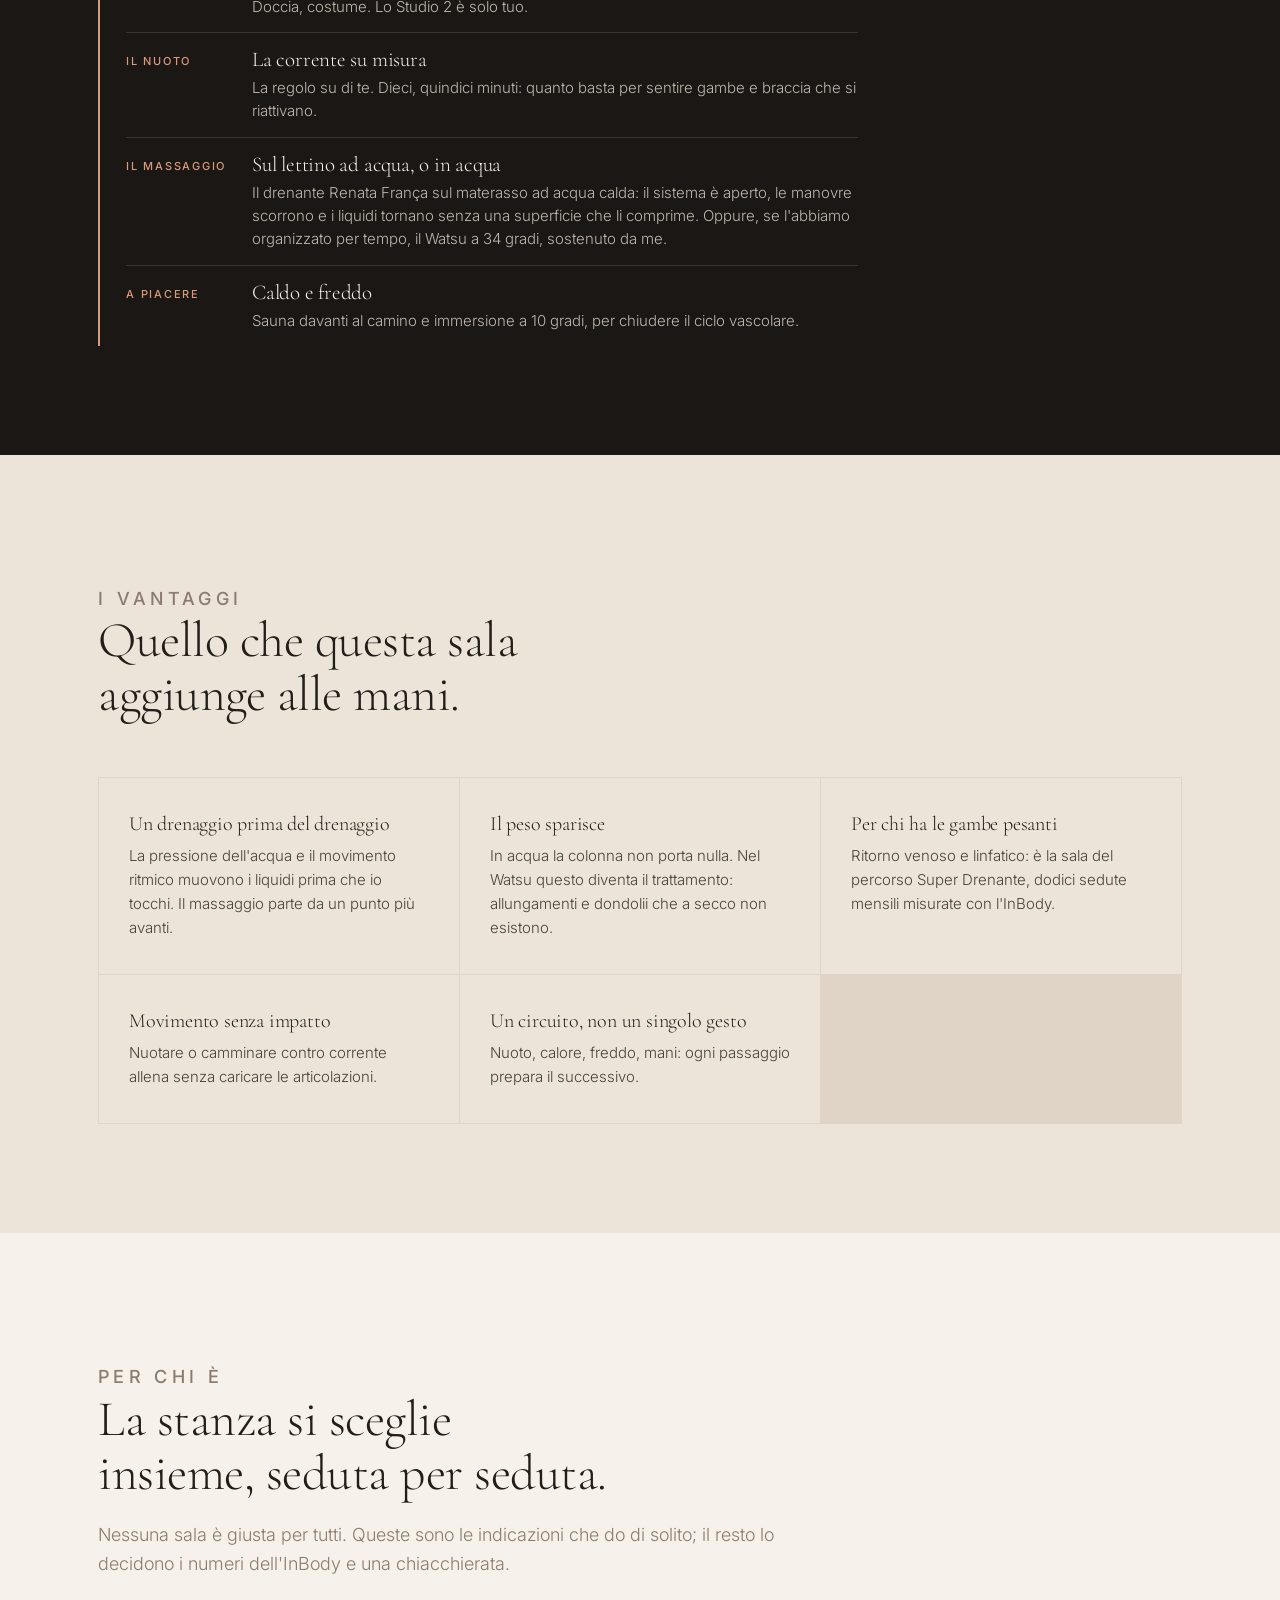
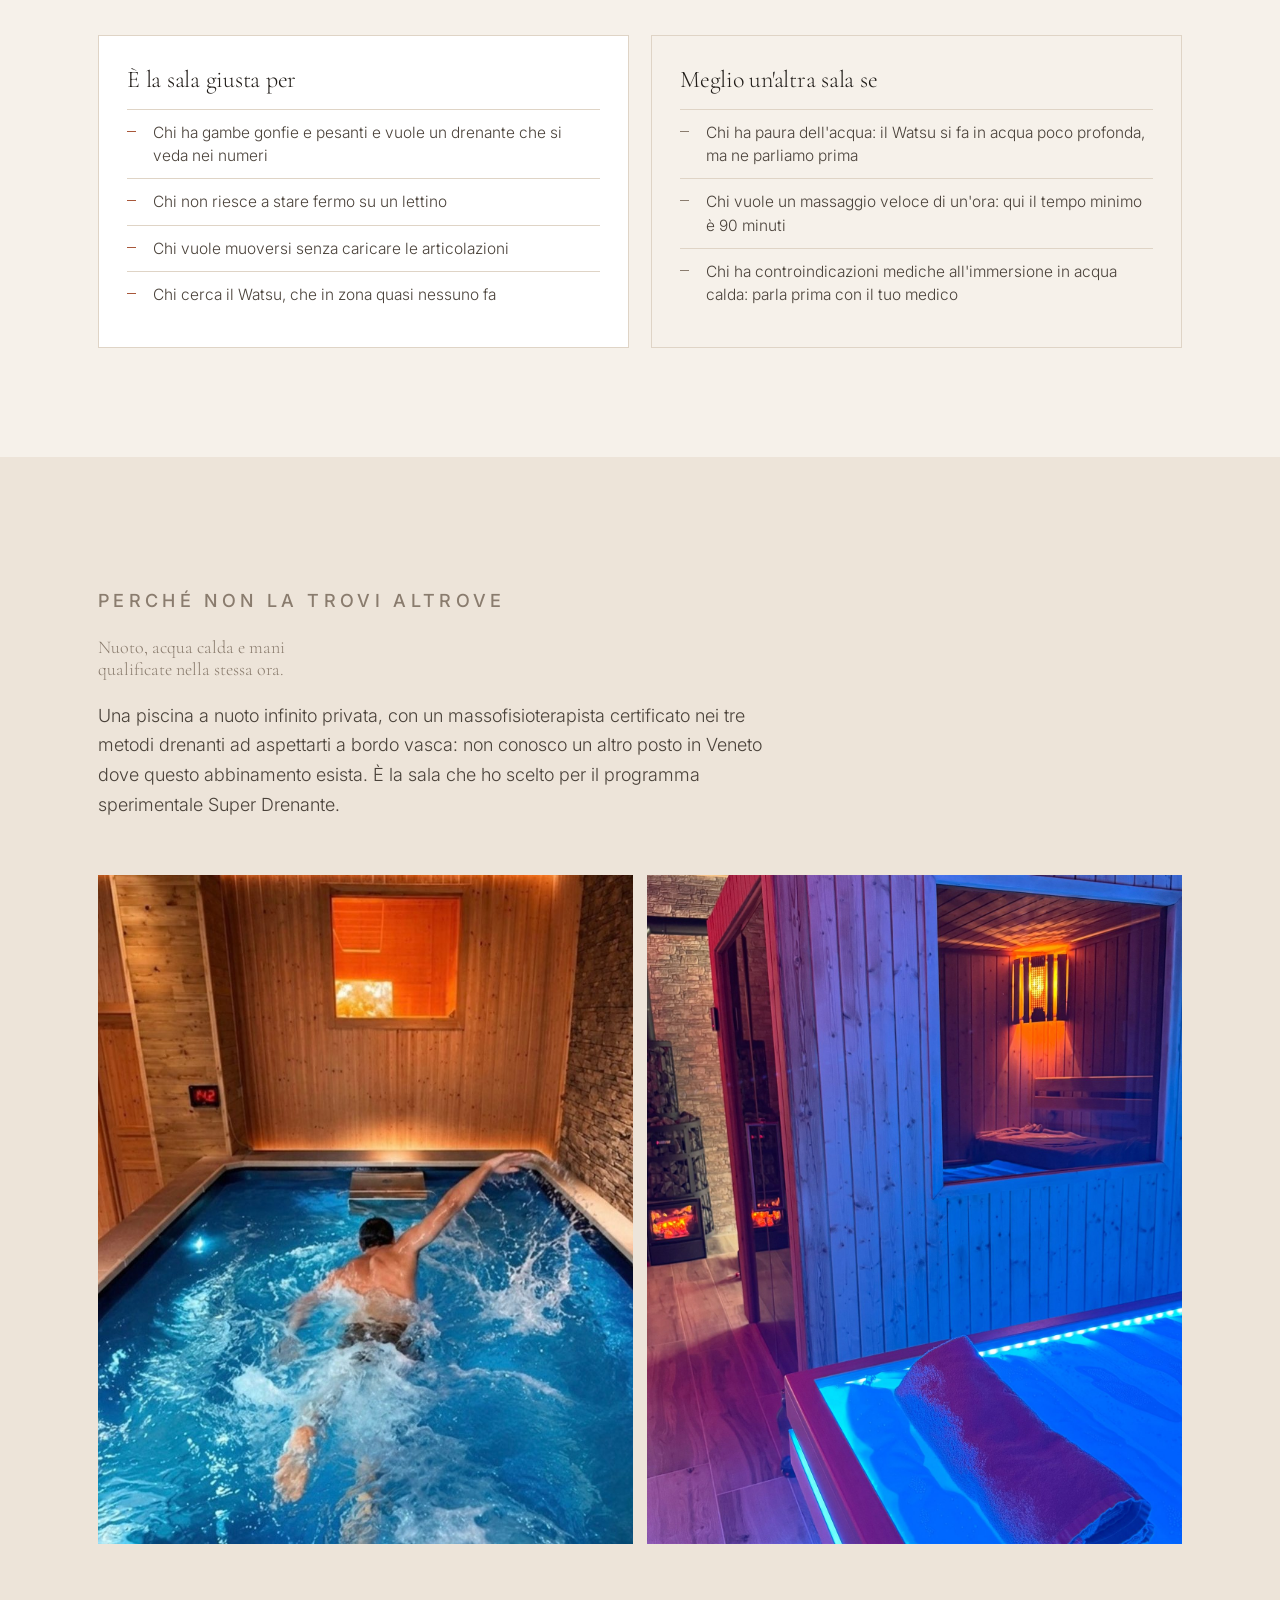
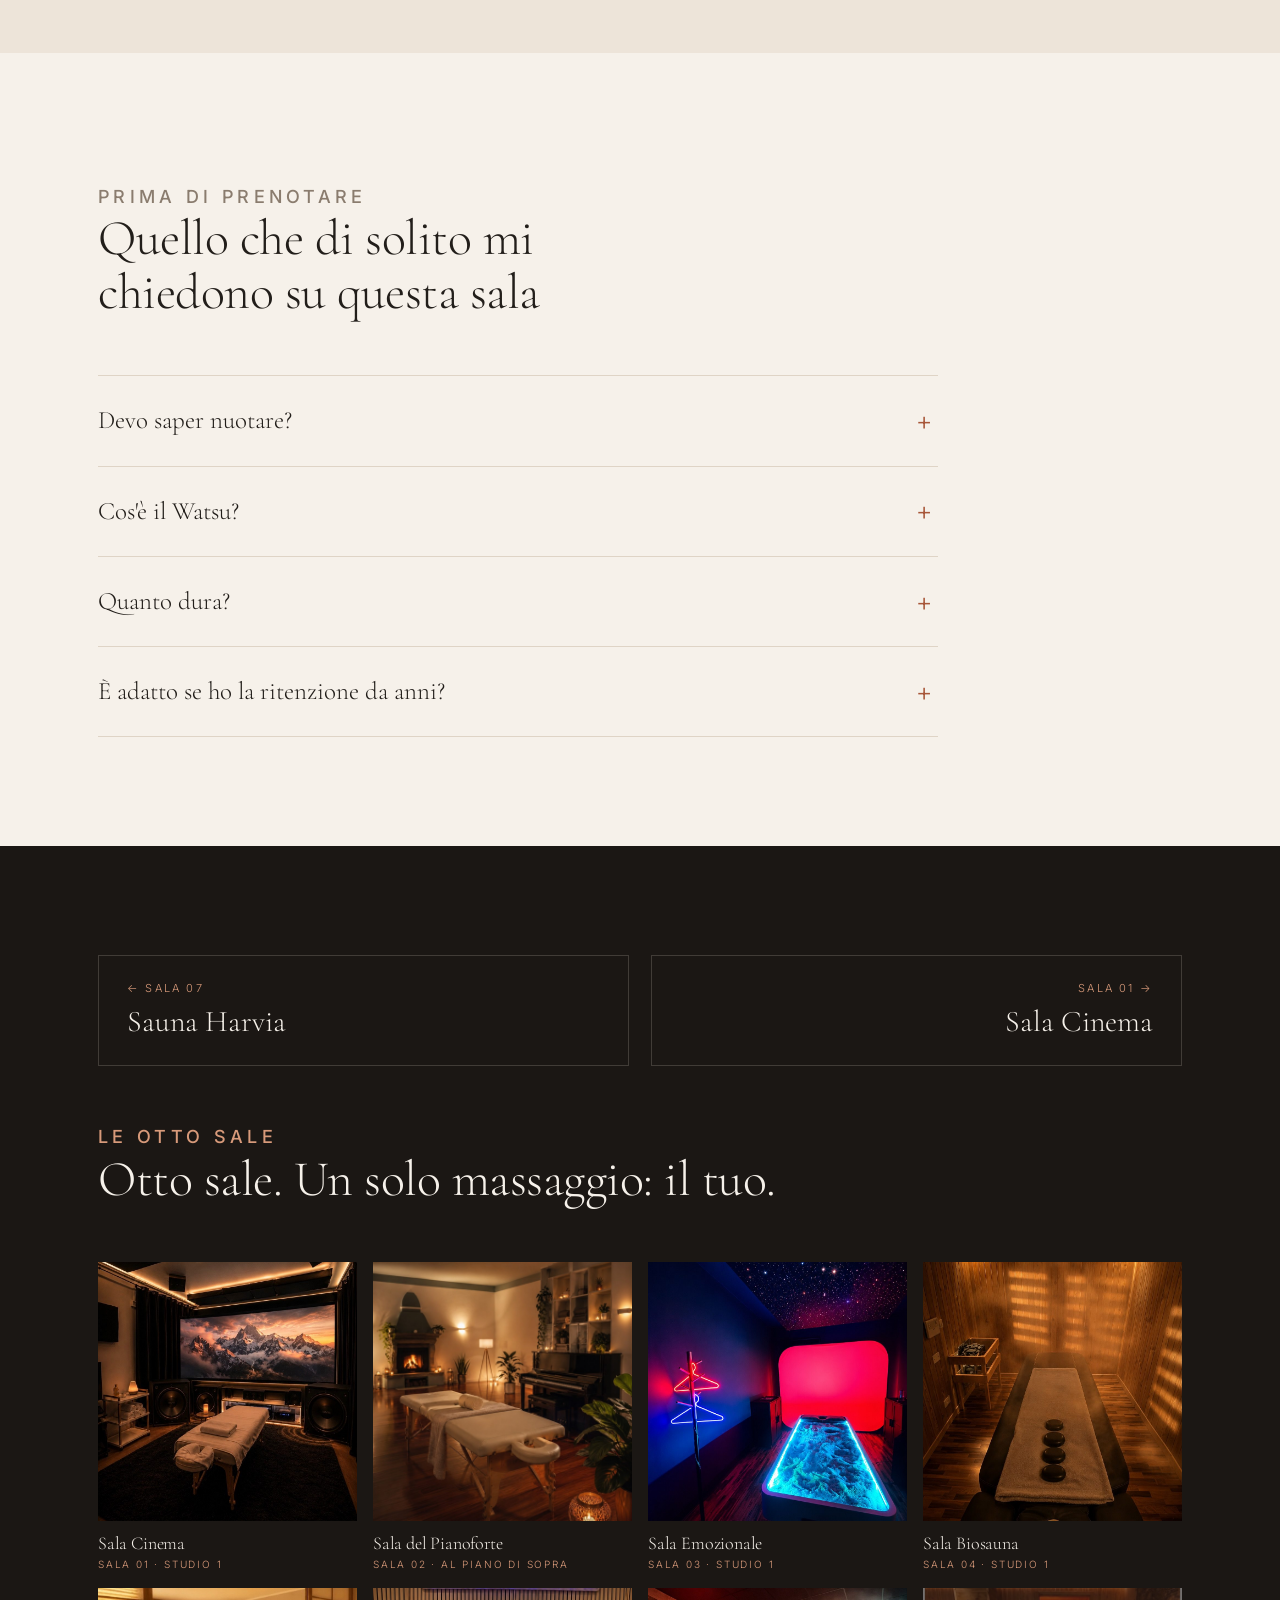
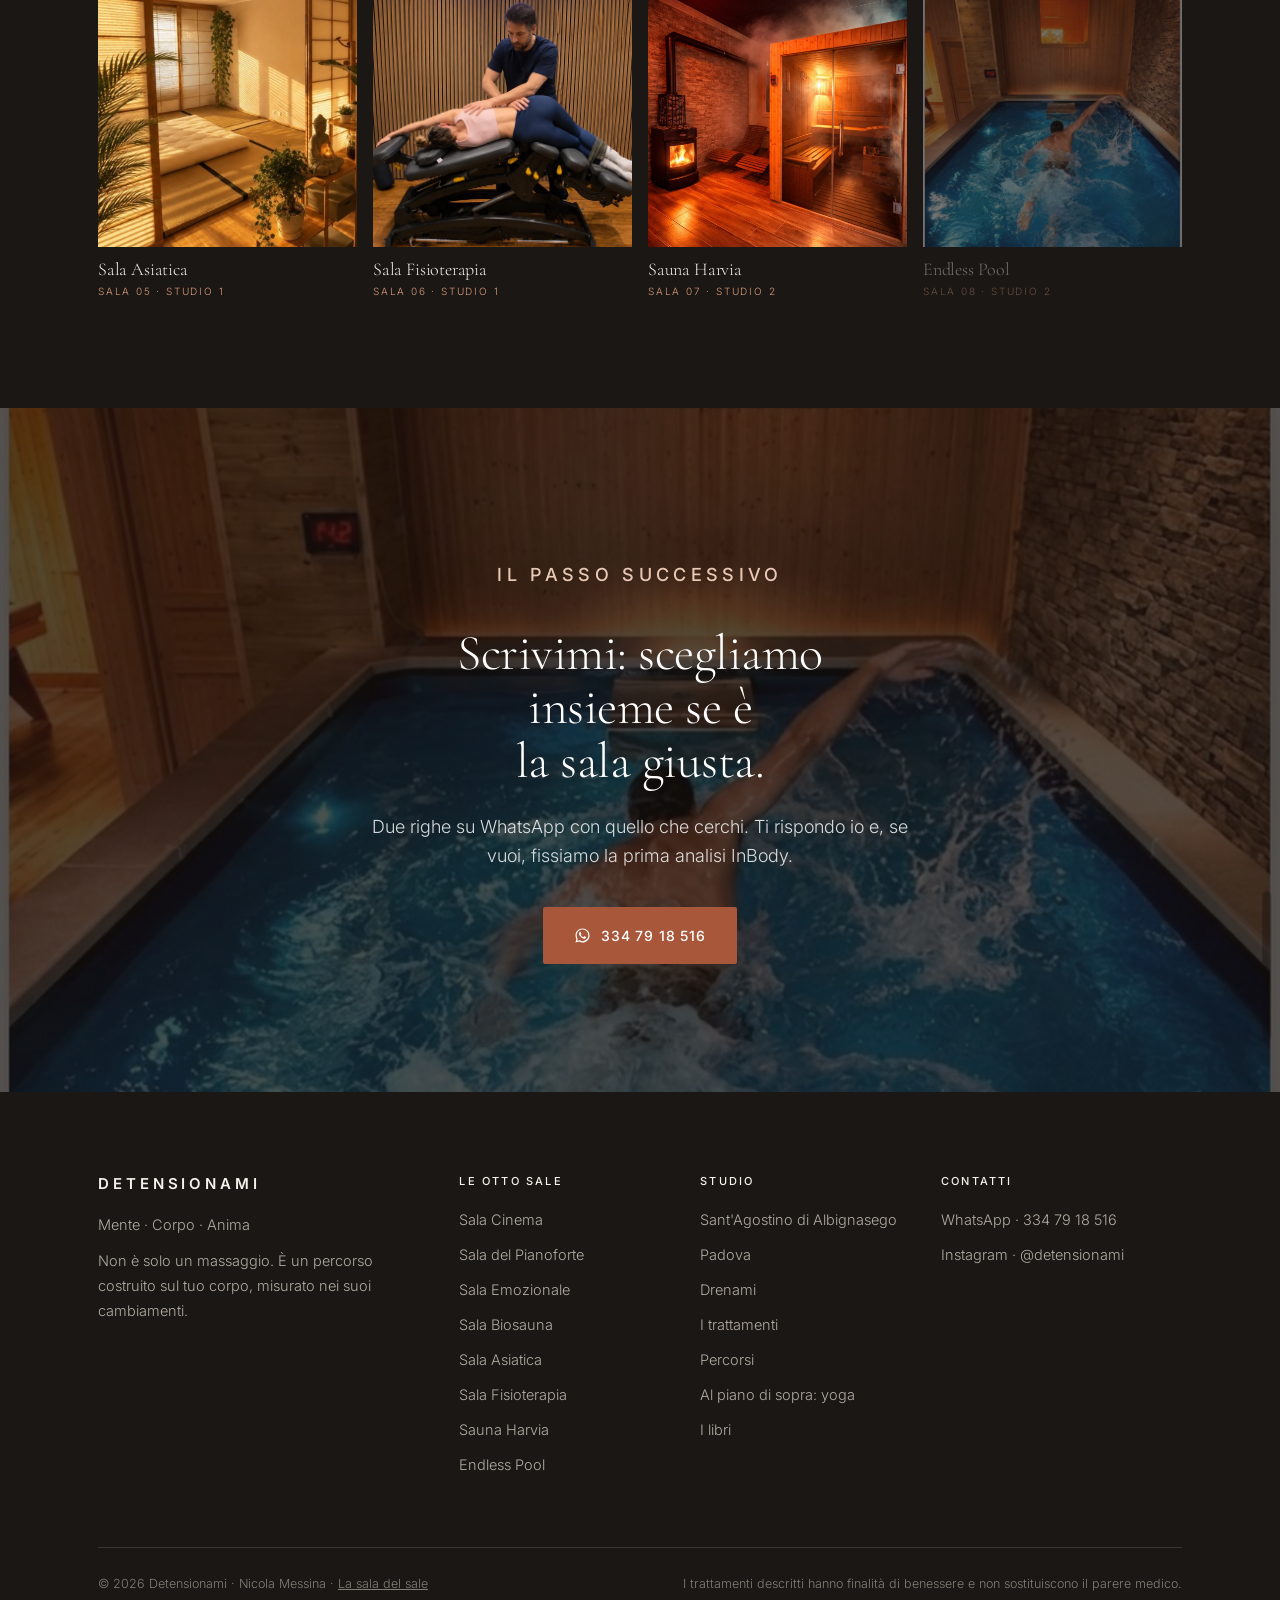
<file: studio/sale/endless-pool.html>
<!doctype html>
<html lang="it">
<head>
<meta charset="utf-8">
<meta name="viewport" content="width=device-width, initial-scale=1">
<title>Endless Pool — Detensionami, Padova</title>
<meta name="description" content="Una piscina a nuoto infinito, privata. Dieci minuti di nuotata controcorrente accendono il sistema linfatico, poi il massaggio: in acqua a 34 gradi per il Wat">
<link rel="preconnect" href="https://fonts.googleapis.com">
<link rel="preconnect" href="https://fonts.gstatic.com" crossorigin>
<link href="https://fonts.googleapis.com/css2?family=Cormorant+Garamond:wght@300;400;500&family=Inter:wght@300;400;500;600&display=swap" rel="stylesheet">
<link rel="stylesheet" href="../studio.css">
<link rel="stylesheet" href="../sala.css">
<script src="../torna.js" defer></script>
<script src="/da.js" defer></script>
</head>
<body>

<header class="site-header">
  <div class="wrap nav">
    <a class="logo" href="../index.html#home">DETENSIONAMI</a>
    <ul class="nav-links">
      <li><a href="../index.html#home">Home</a></li>
      <li><a href="../index.html#sale">Le 8 sale</a></li>
      <li><a href="../index.html#drenami">Drenami</a></li>
      <li><a href="../index.html#trattamenti">Trattamenti</a></li>
      <li><a href="../index.html#percorsi">Percorsi</a></li>
      <li><a href="../index.html#yoga">Al piano di sopra</a></li>
      <li><a href="../index.html#chi-sono">Chi sono</a></li>
    </ul>
    <a class="btn btn-primary" href="https://wa.me/393347918516?text=Ciao%20Nicola%2C%20vorrei%20ricevere%20il%20catalogo%20aggiornato%20dei%20percorsi." target="_blank" rel="noopener">
      <svg class="wa-icon" viewBox="0 0 24 24" fill="currentColor" aria-hidden="true"><path d="M12.04 2C6.58 2 2.13 6.45 2.13 11.91c0 1.75.46 3.45 1.32 4.95L2 22l5.25-1.38a9.9 9.9 0 0 0 4.79 1.22h.01c5.46 0 9.91-4.45 9.91-9.91C21.96 6.45 17.5 2 12.04 2zm0 18.02h-.01a8.2 8.2 0 0 1-4.19-1.15l-.3-.18-3.12.82.83-3.04-.2-.31a8.16 8.16 0 0 1-1.26-4.35c0-4.54 3.7-8.23 8.25-8.23 2.2 0 4.27.86 5.83 2.42a8.18 8.18 0 0 1 2.41 5.82c0 4.54-3.7 8.2-8.24 8.2zm4.52-6.16c-.25-.12-1.47-.72-1.69-.81-.23-.08-.39-.12-.56.13-.16.25-.64.8-.79.97-.14.16-.29.19-.54.06-.25-.12-1.05-.39-1.99-1.23-.74-.66-1.24-1.47-1.38-1.72-.15-.25-.02-.38.11-.51.11-.11.25-.29.37-.43.13-.15.17-.25.25-.41.08-.17.04-.31-.02-.43-.06-.12-.56-1.35-.77-1.85-.2-.48-.4-.42-.56-.43h-.47c-.17 0-.43.06-.66.31-.23.25-.87.85-.87 2.07s.89 2.4 1.02 2.57c.12.17 1.75 2.67 4.24 3.75.59.26 1.05.41 1.41.52.59.19 1.13.16 1.56.1.48-.07 1.47-.6 1.68-1.18.21-.58.21-1.07.14-1.18-.06-.11-.22-.17-.47-.29z"/></svg>
      <span>Richiedi il catalogo</span>
    </a>
    <button class="menu-btn" id="menuBtn" type="button" aria-expanded="false" aria-controls="menu"><span class="bars" aria-hidden="true"></span>Menu</button>
  </div>
</header>

<nav class="menu" id="menu" aria-label="Menu principale">
  <button class="menu-close" id="menuClose" type="button" aria-label="Chiudi menu">×</button>
  <ol>
    <li><a href="../index.html#home"><small>01</small>Home</a></li>
    <li><a href="../index.html#sale"><small>02</small>Le 8 sale</a></li>
    <li><a href="../index.html#drenami"><small>03</small>Drenami</a></li>
    <li><a href="../index.html#trattamenti"><small>04</small>Il tuo trattamento</a></li>
    <li><a href="../index.html#percorsi"><small>05</small>Percorsi</a></li>
    <li><a href="../index.html#yoga"><small>06</small>Al piano di sopra: yoga</a></li>
    <li><a href="../index.html#chi-sono"><small>07</small>Chi sono &amp; contatti</a></li>
  </ol>
  <div class="menu-foot">
    Sant'Agostino di Albignasego · Padova<br>
    <a href="https://wa.me/393347918516" target="_blank" rel="noopener">WhatsApp 334 79 18 516</a> · <a href="https://www.instagram.com/detensionami/" target="_blank" rel="noopener">@detensionami</a>
  </div>
</nav>

<main>

  <section class="rhero" style="--pos:center 55%">
    <img src="../img/pool-nuoto.jpg" alt="Nuotata controcorrente nell'endless pool dello Studio 2">
    <span class="num" aria-hidden="true">08</span>
    <div class="wrap">
      <p class="crumb"><a href="../index.html#sale">Le 8 sale</a> <i>/</i> <span>Sala 08 di 08</span> <i>/</i> <span>Studio 2 · private spa</span></p>
      <h1>L'acqua fa qualcosa che le mani da sole non possono fare.</h1>
      <p class="room-tag">Endless Pool · Nuoto controcorrente · 28–31 °C · Watsu a 34 °C · lettino ad acqua calda</p>
      <p class="lede">Una piscina a nuoto infinito, privata. Dieci minuti di nuotata controcorrente accendono il sistema linfatico, poi il massaggio: in acqua a 34 gradi per il Watsu, o sul lettino ad acqua calda.</p>
      <div class="hero-cta">
        <a class="btn btn-primary" href="https://wa.me/393347918516?text=Ciao%20Nicola%2C%20vorrei%20prenotare%20l'endless%20pool%20con%20massaggio%20nello%20Studio%202." target="_blank" rel="noopener"><svg class="wa-icon" viewBox="0 0 24 24" fill="currentColor" aria-hidden="true"><path d="M12.04 2C6.58 2 2.13 6.45 2.13 11.91c0 1.75.46 3.45 1.32 4.95L2 22l5.25-1.38a9.9 9.9 0 0 0 4.79 1.22h.01c5.46 0 9.91-4.45 9.91-9.91C21.96 6.45 17.5 2 12.04 2zm0 18.02h-.01a8.2 8.2 0 0 1-4.19-1.15l-.3-.18-3.12.82.83-3.04-.2-.31a8.16 8.16 0 0 1-1.26-4.35c0-4.54 3.7-8.23 8.25-8.23 2.2 0 4.27.86 5.83 2.42a8.18 8.18 0 0 1 2.41 5.82c0 4.54-3.7 8.2-8.24 8.2zm4.52-6.16c-.25-.12-1.47-.72-1.69-.81-.23-.08-.39-.12-.56.13-.16.25-.64.8-.79.97-.14.16-.29.19-.54.06-.25-.12-1.05-.39-1.99-1.23-.74-.66-1.24-1.47-1.38-1.72-.15-.25-.02-.38.11-.51.11-.11.25-.29.37-.43.13-.15.17-.25.25-.41.08-.17.04-.31-.02-.43-.06-.12-.56-1.35-.77-1.85-.2-.48-.4-.42-.56-.43h-.47c-.17 0-.43.06-.66.31-.23.25-.87.85-.87 2.07s.89 2.4 1.02 2.57c.12.17 1.75 2.67 4.24 3.75.59.26 1.05.41 1.41.52.59.19 1.13.16 1.56.1.48-.07 1.47-.6 1.68-1.18.21-.58.21-1.07.14-1.18-.06-.11-.22-.17-.47-.29z"/></svg><span>Prenota in questa sala</span></a>
        <a class="btn btn-light" href="#altre">Le altre sale</a>
      </div>
    </div>
  </section>

  <div class="kpis">
    <div class="wrap">
      <div class="kpi"><b>28–31 °C</b><span>l'acqua per nuotare</span></div>
      <div class="kpi"><b>34 °C</b><span>l'acqua per il Watsu</span></div>
      <div class="kpi"><b>5–20 min</b><span>di nuoto: quello che vorrai</span></div>
    </div>
  </div>

  <section id="idea">
    <div class="wrap">
      <div class="split">
        <div class="split-body">
          <p class="eyebrow">Perché esiste</p>
          <p class="quote">Volevo che il corpo arrivasse al lettino già pronto.</p>
          <p>L'acqua avvolge, sostiene, comprime in modo uniforme. Bastano 10–15 minuti di nuotata controcorrente per accendere la circolazione linfatica e venosa di ritorno e riattivare il dialogo tra fluidi e muscoli che la sedentarietà interrompe. La pressione dell'acqua è un drenaggio passivo continuo; il movimento ritmico, una pompa.</p>
          <p>Il drenante Renata França eseguito subito dopo il nuoto trova un sistema già aperto e lavora in profondità, invece di sbloccare la superficie. È il motivo per cui l'abbinamento è più efficace della sola tecnica manuale, anche eseguita perfettamente.</p>
          <p>E per chi vuole restare in acqua, il Watsu: il massaggio fatto dentro la piscina, portata a temperatura termale, 34 gradi. Va organizzato per tempo, perché l'acqua va scaldata apposta.</p>
        </div>
        <div class="split-media"><img src="../img/pool-nuoto.jpg" alt="La nuotata controcorrente nell'endless pool, con la sauna di legno sullo sfondo" loading="lazy"></div>
      </div>
    </div>
  </section>

  <section id="progetto" style="background:var(--sand-2)">
    <div class="wrap">
      <div class="section-head">
        <p class="eyebrow">Com'è stata progettata</p>
        <h2>Una corrente regolabile in una piscina privata.</h2>
      </div>
      <div class="split" style="align-items:start">
        <div class="split-body intro">
          <p>L'endless pool è una piscina compatta con una corrente artificiale: nuoti sul posto, contro un flusso ampio e regolare che si regola in velocità, dalla passeggiata in acqua alla nuotata vera. Non serve saper nuotare bene: si può anche solo camminare contro corrente.</p>
          <p>L'acqua sta a 28–31 gradi per nuotare. Per il Watsu la portiamo a 34: in acqua calda il corpo galleggia sostenuto dalle mie braccia e viene mosso, allungato, cullato. Nessun lettino, nessun peso.</p>
          <p>Accanto, il lettino ad acqua calda per il drenante dopo il nuoto, la sauna Harvia con il camino, la vasca fredda, la doccia cromatica. Il circuito completo si costruisce con te.</p>
        </div>
        <div class="kit">
          <p class="eyebrow">La dotazione</p>
          <ul class="facts">
            <li><b>Piscina</b> Endless pool a nuoto infinito, corrente regolabile</li>
            <li><b>Acqua</b> 28–31 °C per il nuoto, 34 °C per il Watsu</li>
            <li><b>Nuoto</b> 5, 10, 15 o 20 minuti: quello che vorrai</li>
            <li><b>Dopo</b> Drenante Renata França sul lettino ad acqua calda, accanto alla piscina</li>
            <li><b>Watsu</b> In acqua a 34 °C, da organizzare per tempo: l'acqua va portata a temperatura</li>
            <li><b>Il circuito</b> Sauna finlandese e vasca a 10 °C, a piacere</li>
            <li><b>Percorso</b> Super Drenante: 12 sedute mensili da 2 ore, InBody iniziale e finale</li>
          </ul>
        </div>
      </div>
    </div>
  </section>

  <section class="story sala" id="seduta">
    <div class="wrap">
      <p class="eyebrow" style="color:#D89A7A">Cosa succede nella seduta</p>
      <p class="q">Un'ora in Endless Pool, passo per passo.</p>
      <div class="steps">
        <div class="tl"><span class="m">Ingresso</span><div><h3>L'acqua è già a temperatura</h3><p>Doccia, costume. Lo Studio 2 è solo tuo.</p></div></div>
        <div class="tl"><span class="m">Il nuoto</span><div><h3>La corrente su misura</h3><p>La regolo su di te. Dieci, quindici minuti: quanto basta per sentire gambe e braccia che si riattivano.</p></div></div>
        <div class="tl"><span class="m">Il massaggio</span><div><h3>Sul lettino ad acqua, o in acqua</h3><p>Il drenante Renata França sul materasso ad acqua calda: il sistema è aperto, le manovre scorrono e i liquidi tornano senza una superficie che li comprime. Oppure, se l'abbiamo organizzato per tempo, il Watsu a 34 gradi, sostenuto da me.</p></div></div>
        <div class="tl"><span class="m">A piacere</span><div><h3>Caldo e freddo</h3><p>Sauna davanti al camino e immersione a 10 gradi, per chiudere il ciclo vascolare.</p></div></div>
      </div>
    </div>
  </section>

  <section class="benefits" id="vantaggi">
    <div class="wrap">
      <div class="section-head">
        <p class="eyebrow">I vantaggi</p>
        <h2>Quello che questa sala aggiunge alle mani.</h2>
      </div>
      <div class="benefit-grid">
        <div class="benefit"><h3>Un drenaggio prima del drenaggio</h3><p>La pressione dell'acqua e il movimento ritmico muovono i liquidi prima che io tocchi. Il massaggio parte da un punto più avanti.</p></div>
        <div class="benefit"><h3>Il peso sparisce</h3><p>In acqua la colonna non porta nulla. Nel Watsu questo diventa il trattamento: allungamenti e dondolii che a secco non esistono.</p></div>
        <div class="benefit"><h3>Per chi ha le gambe pesanti</h3><p>Ritorno venoso e linfatico: è la sala del percorso Super Drenante, dodici sedute mensili misurate con l'InBody.</p></div>
        <div class="benefit"><h3>Movimento senza impatto</h3><p>Nuotare o camminare contro corrente allena senza caricare le articolazioni.</p></div>
        <div class="benefit"><h3>Un circuito, non un singolo gesto</h3><p>Nuoto, calore, freddo, mani: ogni passaggio prepara il successivo.</p></div>
      </div>
    </div>
  </section>

  <section id="per-chi">
    <div class="wrap">
      <div class="section-head">
        <p class="eyebrow">Per chi è</p>
        <h2>La stanza si sceglie insieme, seduta per seduta.</h2>
        <p>Nessuna sala è giusta per tutti. Queste sono le indicazioni che do di solito; il resto lo decidono i numeri dell'InBody e una chiacchierata.</p>
      </div>
      <div class="fit-grid">
        <div class="fit">
          <h3>È la sala giusta per</h3>
          <ul>
            <li>Chi ha gambe gonfie e pesanti e vuole un drenante che si veda nei numeri</li>
            <li>Chi non riesce a stare fermo su un lettino</li>
            <li>Chi vuole muoversi senza caricare le articolazioni</li>
            <li>Chi cerca il Watsu, che in zona quasi nessuno fa</li>
          </ul>
        </div>
        <div class="fit no">
          <h3>Meglio un'altra sala se</h3>
          <ul>
            <li>Chi ha paura dell'acqua: il Watsu si fa in acqua poco profonda, ma ne parliamo prima</li>
            <li>Chi vuole un massaggio veloce di un'ora: qui il tempo minimo è 90 minuti</li>
            <li>Chi ha controindicazioni mediche all'immersione in acqua calda: parla prima con il tuo medico</li>
          </ul>
        </div>
      </div>
    </div>
  </section>

  <section class="unique" id="unica" style="background:var(--sand-2)">
    <div class="wrap">
      <div class="section-head">
        <p class="eyebrow">Perché non la trovi altrove</p>
        <p class="claim">Nuoto, acqua calda e mani qualificate nella stessa ora.</p>
        <p style="color:var(--ink-soft)">Una piscina a nuoto infinito privata, con un massofisioterapista certificato nei tre metodi drenanti ad aspettarti a bordo vasca: non conosco un altro posto in Veneto dove questo abbinamento esista. È la sala che ho scelto per il programma sperimentale Super Drenante.</p>
      </div>
      <div class="gallery">
        <img src="../img/pool-nuoto.jpg" alt="" loading="lazy">
        <img src="../img/sauna-vasca.jpg" alt="" loading="lazy">
      </div>
    </div>
  </section>

  <section id="faq">
    <div class="wrap">
      <div class="section-head">
        <p class="eyebrow">Prima di prenotare</p>
        <h2>Quello che di solito mi chiedono su questa sala</h2>
      </div>
      <div class="faq-list">
        <details><summary>Devo saper nuotare?</summary><div class="answer"><p>No. La corrente si regola fino a una passeggiata in acqua, e nel Watsu sei sostenuto da me.</p></div></details>
        <details><summary>Cos'è il Watsu?</summary><div class="answer"><p>Un lavoro corporeo in acqua calda: galleggi sostenuto, e vieni mosso, allungato e cullato. Si fa a 34 gradi, temperatura termale: va prenotato con anticipo perché l'acqua va portata da 28–31 a 34 gradi.</p></div></details>
        <details><summary>Quanto dura?</summary><div class="answer"><p>Da 90 minuti per una persona a 3 ore e mezza per un gruppo di quattro.</p></div></details>
        <details><summary>È adatto se ho la ritenzione da anni?</summary><div class="answer"><p>È la sala pensata per quello. Il percorso Super Drenante, 12 sedute mensili da 2 ore, si misura con l'InBody all'inizio e alla fine.</p></div></details>
      </div>
    </div>
  </section>

  <section class="rooms-nav" id="altre">
    <div class="wrap">
      <div class="pn">
        <a class="prev" href="sauna.html"><small>← Sala 07</small>Sauna Harvia</a>
        <a class="next" href="cinema.html"><small>Sala 01 →</small>Sala Cinema</a>
      </div>
      <div class="section-head">
        <p class="eyebrow" style="color:#D89A7A">Le otto sale</p>
        <h2>Otto sale. Un solo massaggio: il tuo.</h2>
      </div>
      <div class="room-grid mini">
        <a class="room" href="cinema.html"><img src="../img/cinema.jpg" alt="" loading="lazy"><h3>Sala Cinema</h3><p class="room-tag">Sala 01 · Studio 1</p></a>
        <a class="room" href="pianoforte.html"><img src="../img/pianoforte.jpg" alt="" loading="lazy"><h3>Sala del Pianoforte</h3><p class="room-tag">Sala 02 · Al piano di sopra</p></a>
        <a class="room" href="emozionale.html"><img src="../img/emozionale.jpg" alt="" loading="lazy"><h3>Sala Emozionale</h3><p class="room-tag">Sala 03 · Studio 1</p></a>
        <a class="room" href="biosauna.html"><img src="../img/biosauna-stones.jpg" alt="" loading="lazy"><h3>Sala Biosauna</h3><p class="room-tag">Sala 04 · Studio 1</p></a>
        <a class="room" href="asiatica.html"><img src="../img/asiatica-luce.jpg" alt="" loading="lazy"><h3>Sala Asiatica</h3><p class="room-tag">Sala 05 · Studio 1</p></a>
        <a class="room" href="fisioterapia.html"><img src="../img/nicola.jpg" alt="" loading="lazy"><h3>Sala Fisioterapia</h3><p class="room-tag">Sala 06 · Studio 1</p></a>
        <a class="room" href="sauna.html"><img src="../img/sauna-vapore.jpg" alt="" loading="lazy"><h3>Sauna Harvia</h3><p class="room-tag">Sala 07 · Studio 2</p></a>
        <a class="room current" href="endless-pool.html"><img src="../img/pool-nuoto.jpg" alt="" loading="lazy"><h3>Endless Pool</h3><p class="room-tag">Sala 08 · Studio 2</p></a>
      </div>
    </div>
  </section>

  <section class="final">
    <img src="../img/pool-nuoto.jpg" alt="" loading="lazy">
    <div class="wrap">
      <p class="eyebrow" style="color:#E9C9B6">Il passo successivo</p>
      <h2>Scrivimi: scegliamo insieme se è la sala giusta.</h2>
      <p>Due righe su WhatsApp con quello che cerchi. Ti rispondo io e, se vuoi, fissiamo la prima analisi InBody.</p>
      <a class="btn btn-primary" href="https://wa.me/393347918516?text=Ciao%20Nicola%2C%20vorrei%20prenotare%20l'endless%20pool%20con%20massaggio%20nello%20Studio%202." target="_blank" rel="noopener"><svg class="wa-icon" viewBox="0 0 24 24" fill="currentColor" aria-hidden="true"><path d="M12.04 2C6.58 2 2.13 6.45 2.13 11.91c0 1.75.46 3.45 1.32 4.95L2 22l5.25-1.38a9.9 9.9 0 0 0 4.79 1.22h.01c5.46 0 9.91-4.45 9.91-9.91C21.96 6.45 17.5 2 12.04 2zm0 18.02h-.01a8.2 8.2 0 0 1-4.19-1.15l-.3-.18-3.12.82.83-3.04-.2-.31a8.16 8.16 0 0 1-1.26-4.35c0-4.54 3.7-8.23 8.25-8.23 2.2 0 4.27.86 5.83 2.42a8.18 8.18 0 0 1 2.41 5.82c0 4.54-3.7 8.2-8.24 8.2zm4.52-6.16c-.25-.12-1.47-.72-1.69-.81-.23-.08-.39-.12-.56.13-.16.25-.64.8-.79.97-.14.16-.29.19-.54.06-.25-.12-1.05-.39-1.99-1.23-.74-.66-1.24-1.47-1.38-1.72-.15-.25-.02-.38.11-.51.11-.11.25-.29.37-.43.13-.15.17-.25.25-.41.08-.17.04-.31-.02-.43-.06-.12-.56-1.35-.77-1.85-.2-.48-.4-.42-.56-.43h-.47c-.17 0-.43.06-.66.31-.23.25-.87.85-.87 2.07s.89 2.4 1.02 2.57c.12.17 1.75 2.67 4.24 3.75.59.26 1.05.41 1.41.52.59.19 1.13.16 1.56.1.48-.07 1.47-.6 1.68-1.18.21-.58.21-1.07.14-1.18-.06-.11-.22-.17-.47-.29z"/></svg><span>334 79 18 516</span></a>
    </div>
  </section>

</main>

<footer class="site-footer">
  <div class="wrap">
    <div class="foot-grid">
      <div>
        <a class="foot-logo" href="../index.html#home">DETENSIONAMI</a>
        <p>Mente · Corpo · Anima</p>
        <p>Non è solo un massaggio. È un percorso costruito sul tuo corpo, misurato nei suoi cambiamenti.</p>
      </div>
      <div>
        <h4>Le otto sale</h4>
        <ul>
          <li><a href="cinema.html">Sala Cinema</a></li>
          <li><a href="pianoforte.html">Sala del Pianoforte</a></li>
          <li><a href="emozionale.html">Sala Emozionale</a></li>
          <li><a href="biosauna.html">Sala Biosauna</a></li>
          <li><a href="asiatica.html">Sala Asiatica</a></li>
          <li><a href="fisioterapia.html">Sala Fisioterapia</a></li>
          <li><a href="sauna.html">Sauna Harvia</a></li>
          <li><a href="endless-pool.html">Endless Pool</a></li>
        </ul>
      </div>
      <div>
        <h4>Studio</h4>
        <ul>
          <li>Sant'Agostino di Albignasego</li>
          <li>Padova</li>
          <li><a href="../index.html#drenami">Drenami</a></li>
          <li><a href="../index.html#trattamenti">I trattamenti</a></li>
          <li><a href="../index.html#percorsi">Percorsi</a></li>
          <li><a href="../index.html#yoga">Al piano di sopra: yoga</a></li>
          <li><a href="../index.html#libri">I libri</a></li>
        </ul>
      </div>
      <div>
        <h4>Contatti</h4>
        <ul>
          <li><a href="https://wa.me/393347918516" target="_blank" rel="noopener">WhatsApp · 334 79 18 516</a></li>
          <li><a href="https://www.instagram.com/detensionami/" target="_blank" rel="noopener">Instagram · @detensionami</a></li>
        </ul>
      </div>
    </div>
    <div class="foot-bottom">
      <span>© 2026 Detensionami · Nicola Messina · <a href="../../">La sala del sale</a></span>
      <span>I trattamenti descritti hanno finalità di benessere e non sostituiscono il parere medico.</span>
    </div>
  </div>
</footer>

<div class="bottom-bar" id="bottomBar">
  <a class="btn btn-primary" href="https://wa.me/393347918516?text=Ciao%20Nicola%2C%20vorrei%20prenotare%20l'endless%20pool%20con%20massaggio%20nello%20Studio%202." target="_blank" rel="noopener"><svg class="wa-icon" viewBox="0 0 24 24" fill="currentColor" aria-hidden="true"><path d="M12.04 2C6.58 2 2.13 6.45 2.13 11.91c0 1.75.46 3.45 1.32 4.95L2 22l5.25-1.38a9.9 9.9 0 0 0 4.79 1.22h.01c5.46 0 9.91-4.45 9.91-9.91C21.96 6.45 17.5 2 12.04 2zm0 18.02h-.01a8.2 8.2 0 0 1-4.19-1.15l-.3-.18-3.12.82.83-3.04-.2-.31a8.16 8.16 0 0 1-1.26-4.35c0-4.54 3.7-8.23 8.25-8.23 2.2 0 4.27.86 5.83 2.42a8.18 8.18 0 0 1 2.41 5.82c0 4.54-3.7 8.2-8.24 8.2zm4.52-6.16c-.25-.12-1.47-.72-1.69-.81-.23-.08-.39-.12-.56.13-.16.25-.64.8-.79.97-.14.16-.29.19-.54.06-.25-.12-1.05-.39-1.99-1.23-.74-.66-1.24-1.47-1.38-1.72-.15-.25-.02-.38.11-.51.11-.11.25-.29.37-.43.13-.15.17-.25.25-.41.08-.17.04-.31-.02-.43-.06-.12-.56-1.35-.77-1.85-.2-.48-.4-.42-.56-.43h-.47c-.17 0-.43.06-.66.31-.23.25-.87.85-.87 2.07s.89 2.4 1.02 2.57c.12.17 1.75 2.67 4.24 3.75.59.26 1.05.41 1.41.52.59.19 1.13.16 1.56.1.48-.07 1.47-.6 1.68-1.18.21-.58.21-1.07.14-1.18-.06-.11-.22-.17-.47-.29z"/></svg><span>Prenota in Endless Pool</span></a>
</div>

<script>
(function(){
  var body = document.body, menuBtn = document.getElementById('menuBtn'), menuClose = document.getElementById('menuClose'), bar = document.getElementById('bottomBar');
  function closeMenu(){ body.classList.remove('menu-open'); menuBtn.setAttribute('aria-expanded','false'); }
  menuBtn.addEventListener('click', function(){ body.classList.contains('menu-open') ? closeMenu() : (body.classList.add('menu-open'), menuBtn.setAttribute('aria-expanded','true')); });
  menuClose.addEventListener('click', closeMenu);
  document.addEventListener('keydown', function(e){ if (e.key === 'Escape') closeMenu(); });
  var last = 0;
  window.addEventListener('scroll', function(){
    if (!bar) return;
    var y = window.scrollY || 0;
    bar.classList.toggle('is-hidden', y > last && y > 140);
    last = y;
  }, {passive:true});
})();
</script>

</body>
</html>
</file>
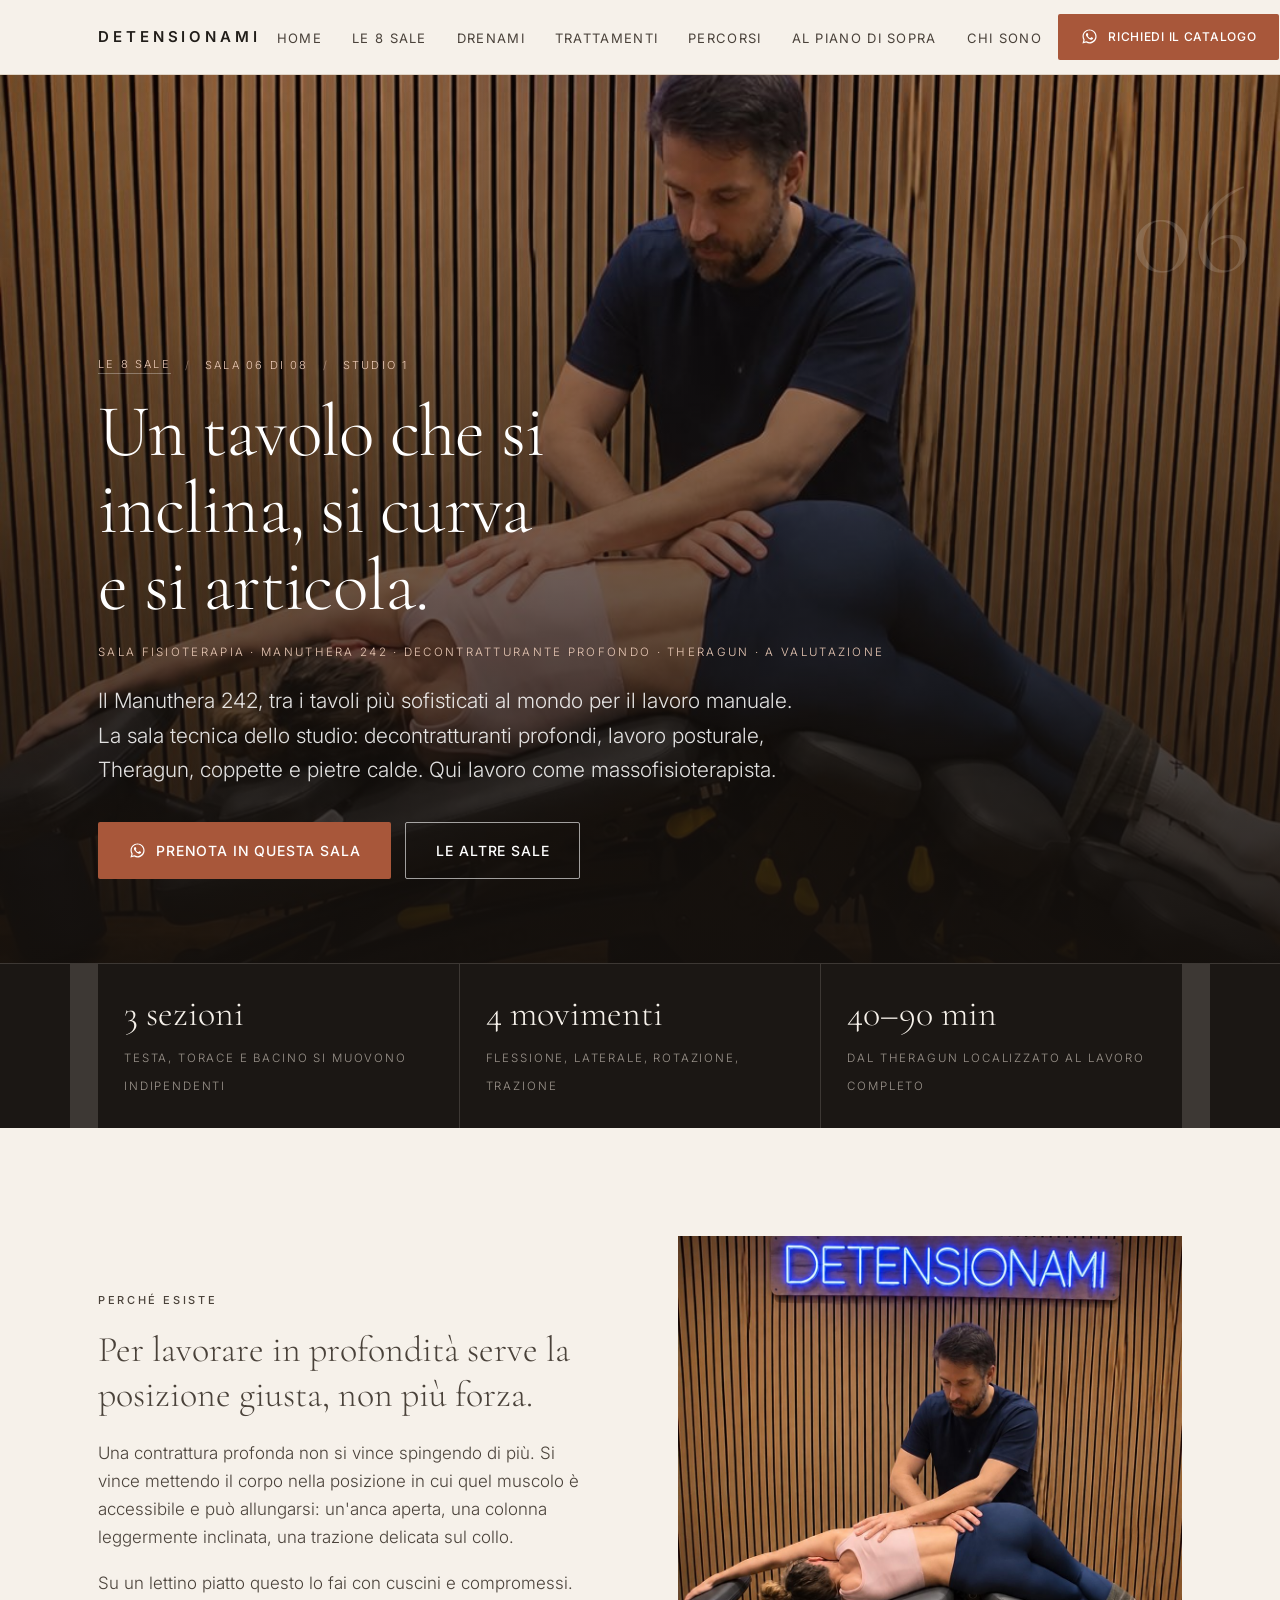
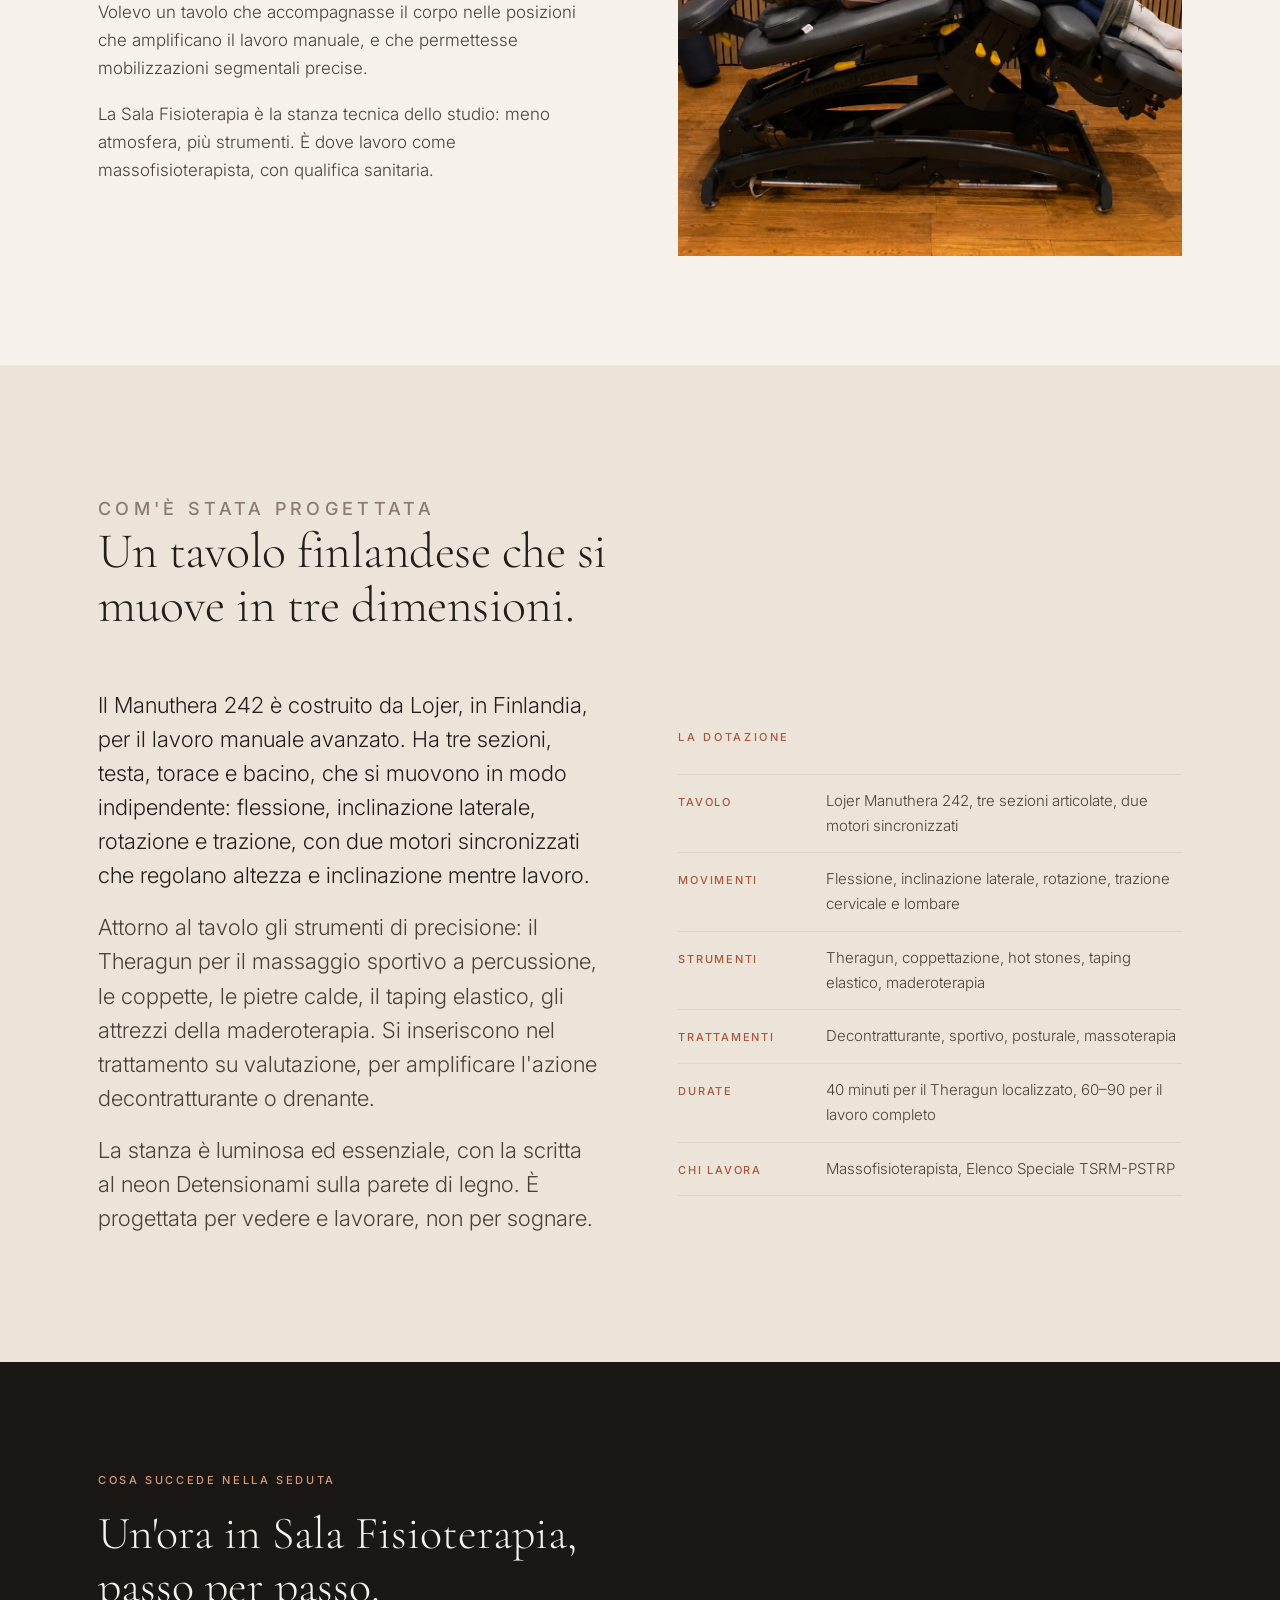
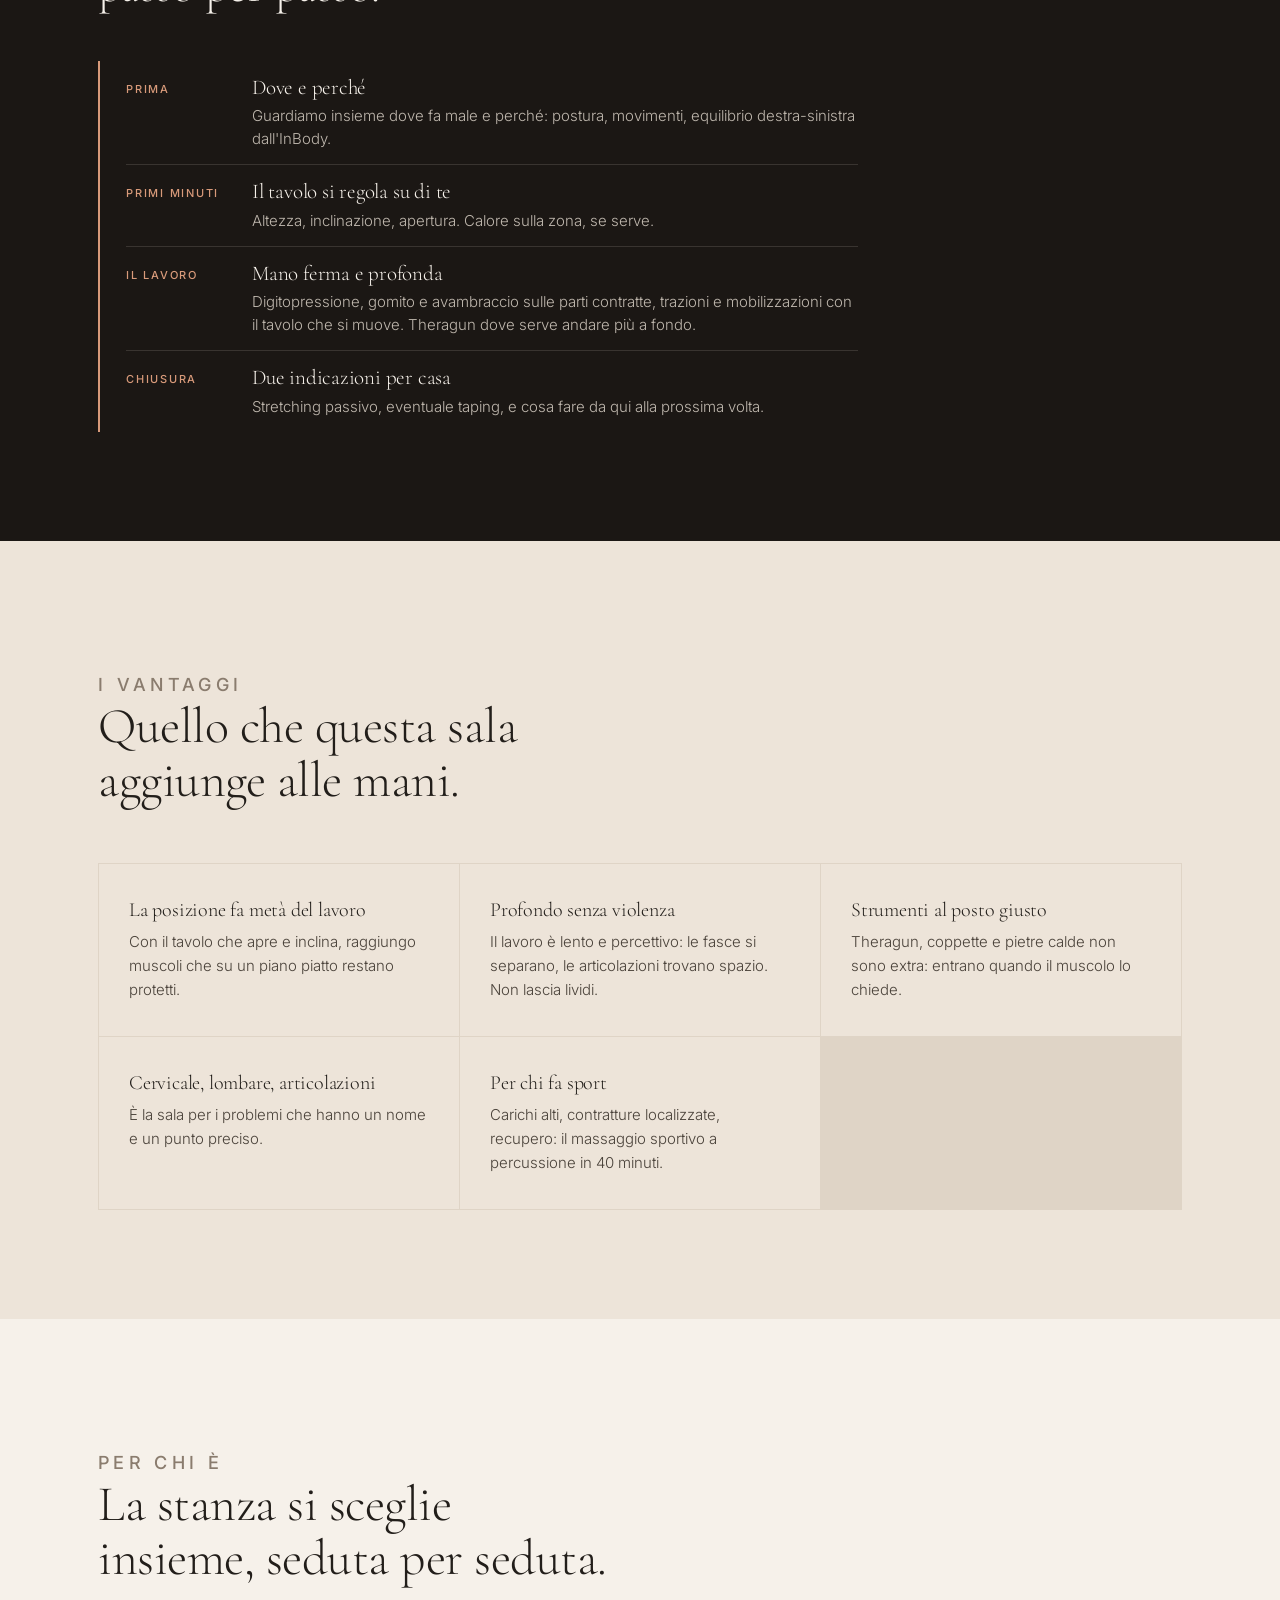
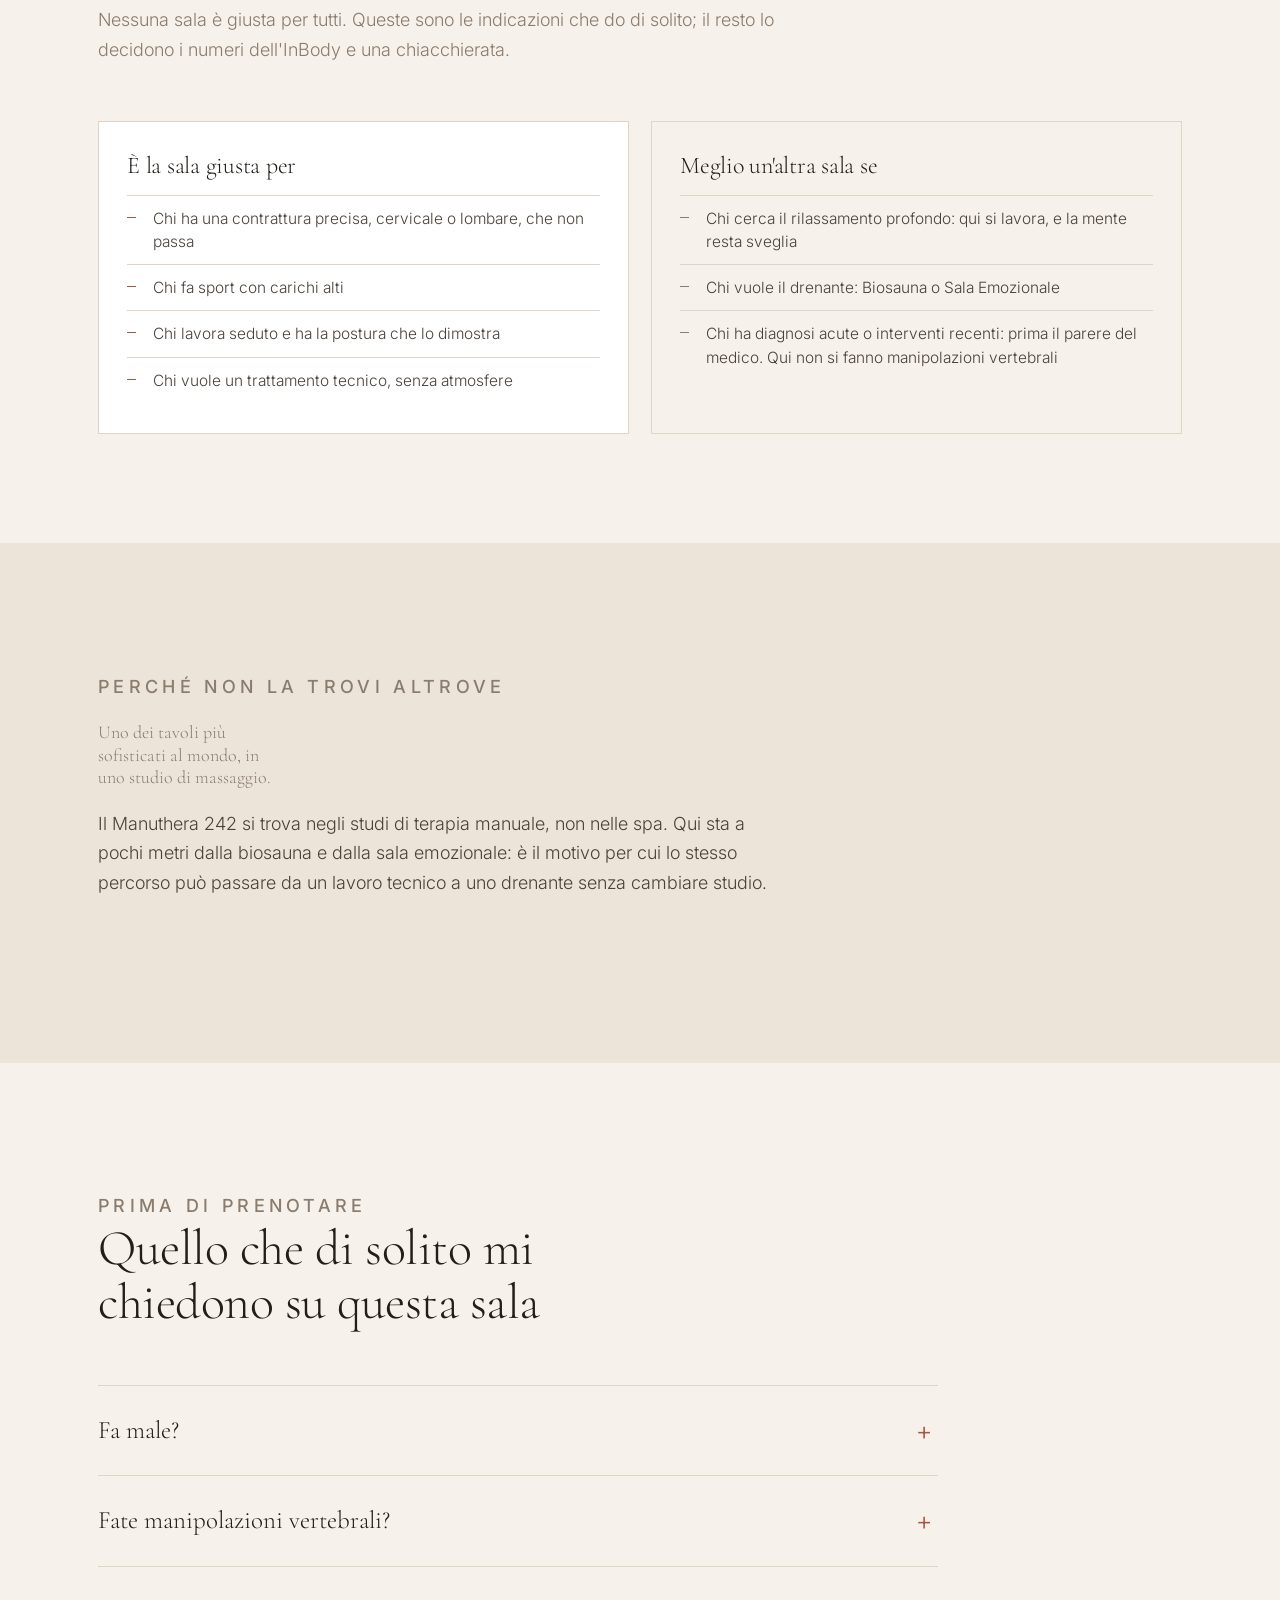
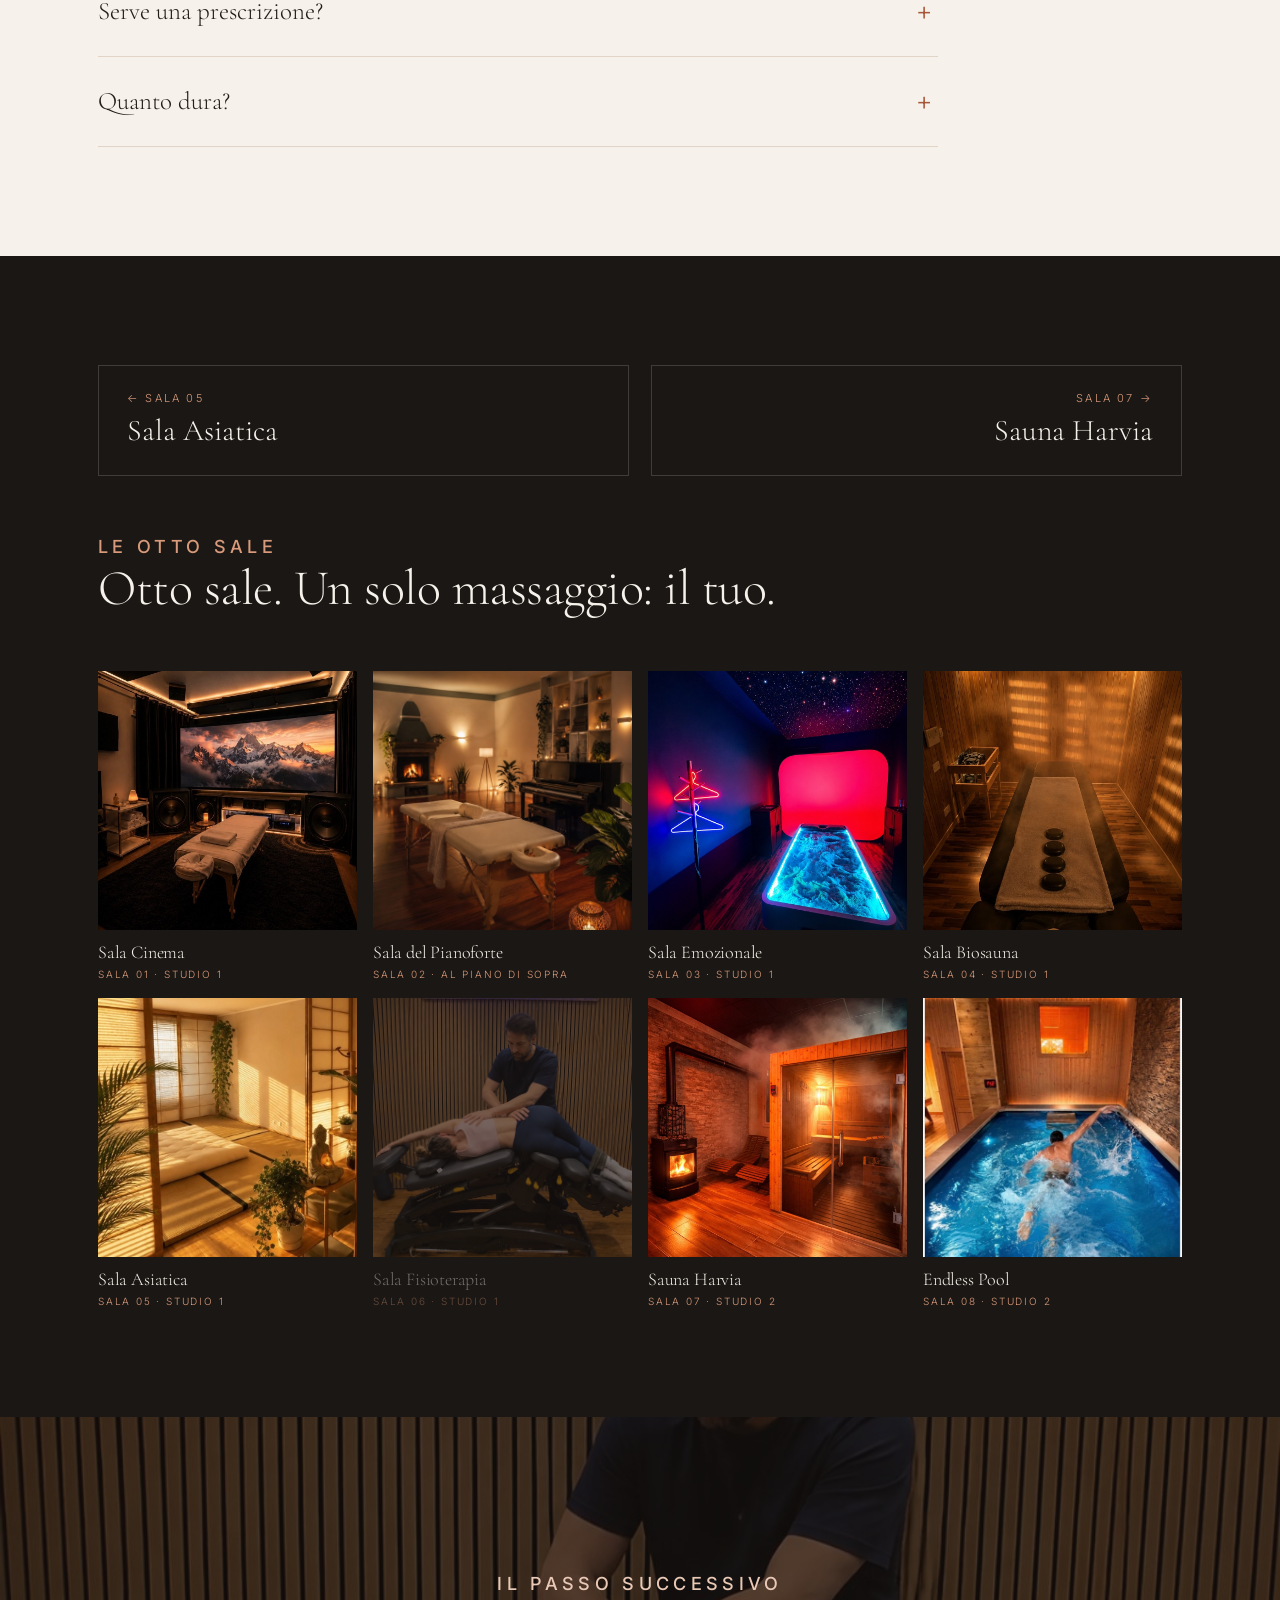
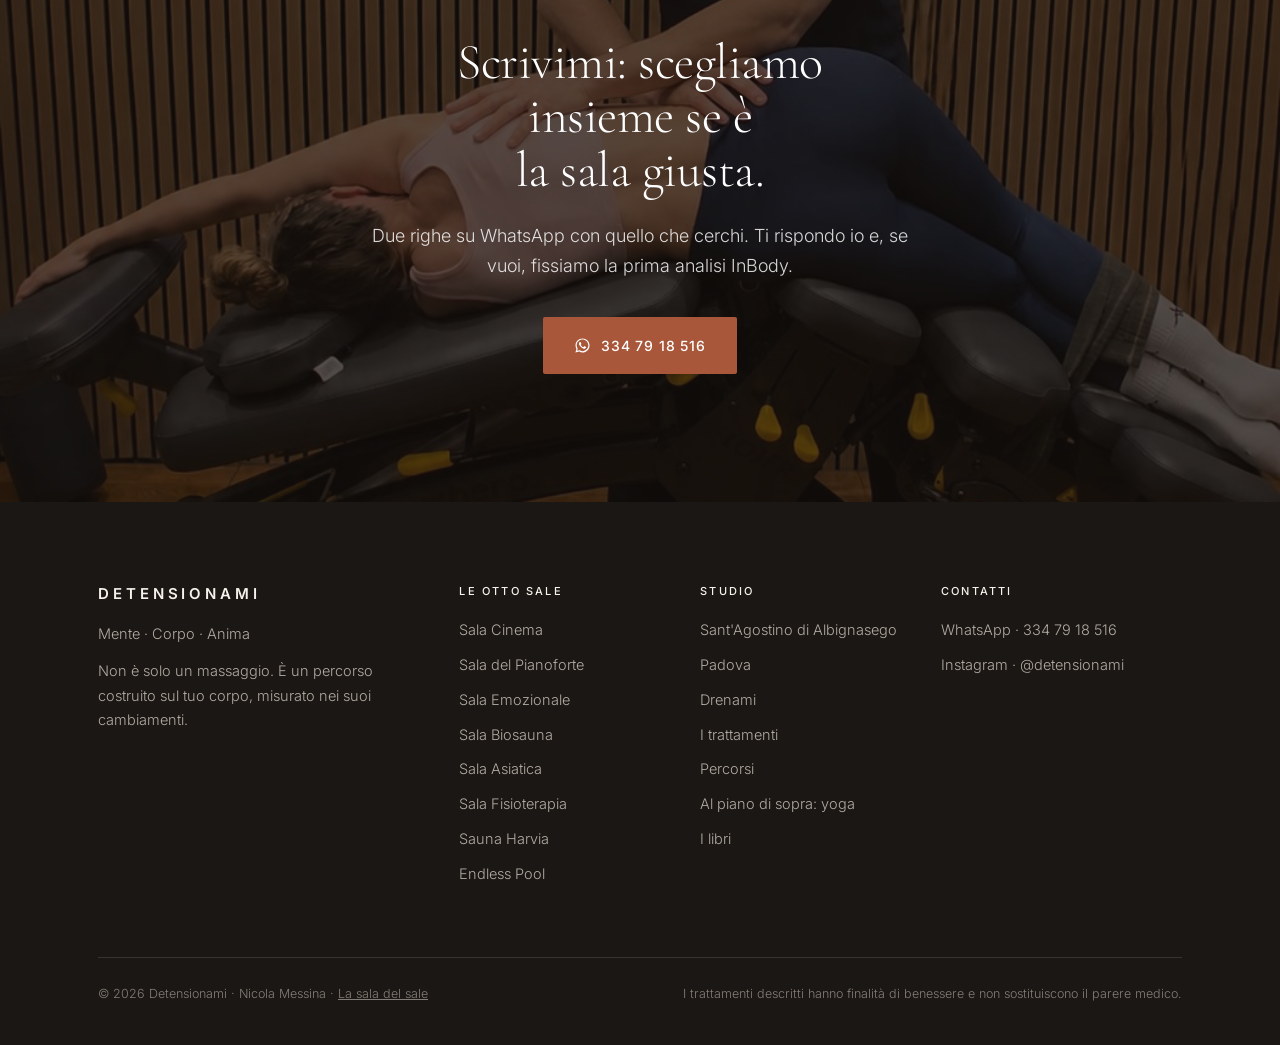
<file: studio/sale/fisioterapia.html>
<!doctype html>
<html lang="it">
<head>
<meta charset="utf-8">
<meta name="viewport" content="width=device-width, initial-scale=1">
<title>Sala Fisioterapia — Detensionami, Padova</title>
<meta name="description" content="Il Manuthera 242, tra i tavoli più sofisticati al mondo per il lavoro manuale. La sala tecnica dello studio: decontratturanti profondi, lavoro posturale, Ther">
<link rel="preconnect" href="https://fonts.googleapis.com">
<link rel="preconnect" href="https://fonts.gstatic.com" crossorigin>
<link href="https://fonts.googleapis.com/css2?family=Cormorant+Garamond:wght@300;400;500&family=Inter:wght@300;400;500;600&display=swap" rel="stylesheet">
<link rel="stylesheet" href="../studio.css">
<link rel="stylesheet" href="../sala.css">
<script src="../torna.js" defer></script>
<script src="/da.js" defer></script>
</head>
<body>

<header class="site-header">
  <div class="wrap nav">
    <a class="logo" href="../index.html#home">DETENSIONAMI</a>
    <ul class="nav-links">
      <li><a href="../index.html#home">Home</a></li>
      <li><a href="../index.html#sale">Le 8 sale</a></li>
      <li><a href="../index.html#drenami">Drenami</a></li>
      <li><a href="../index.html#trattamenti">Trattamenti</a></li>
      <li><a href="../index.html#percorsi">Percorsi</a></li>
      <li><a href="../index.html#yoga">Al piano di sopra</a></li>
      <li><a href="../index.html#chi-sono">Chi sono</a></li>
    </ul>
    <a class="btn btn-primary" href="https://wa.me/393347918516?text=Ciao%20Nicola%2C%20vorrei%20ricevere%20il%20catalogo%20aggiornato%20dei%20percorsi." target="_blank" rel="noopener">
      <svg class="wa-icon" viewBox="0 0 24 24" fill="currentColor" aria-hidden="true"><path d="M12.04 2C6.58 2 2.13 6.45 2.13 11.91c0 1.75.46 3.45 1.32 4.95L2 22l5.25-1.38a9.9 9.9 0 0 0 4.79 1.22h.01c5.46 0 9.91-4.45 9.91-9.91C21.96 6.45 17.5 2 12.04 2zm0 18.02h-.01a8.2 8.2 0 0 1-4.19-1.15l-.3-.18-3.12.82.83-3.04-.2-.31a8.16 8.16 0 0 1-1.26-4.35c0-4.54 3.7-8.23 8.25-8.23 2.2 0 4.27.86 5.83 2.42a8.18 8.18 0 0 1 2.41 5.82c0 4.54-3.7 8.2-8.24 8.2zm4.52-6.16c-.25-.12-1.47-.72-1.69-.81-.23-.08-.39-.12-.56.13-.16.25-.64.8-.79.97-.14.16-.29.19-.54.06-.25-.12-1.05-.39-1.99-1.23-.74-.66-1.24-1.47-1.38-1.72-.15-.25-.02-.38.11-.51.11-.11.25-.29.37-.43.13-.15.17-.25.25-.41.08-.17.04-.31-.02-.43-.06-.12-.56-1.35-.77-1.85-.2-.48-.4-.42-.56-.43h-.47c-.17 0-.43.06-.66.31-.23.25-.87.85-.87 2.07s.89 2.4 1.02 2.57c.12.17 1.75 2.67 4.24 3.75.59.26 1.05.41 1.41.52.59.19 1.13.16 1.56.1.48-.07 1.47-.6 1.68-1.18.21-.58.21-1.07.14-1.18-.06-.11-.22-.17-.47-.29z"/></svg>
      <span>Richiedi il catalogo</span>
    </a>
    <button class="menu-btn" id="menuBtn" type="button" aria-expanded="false" aria-controls="menu"><span class="bars" aria-hidden="true"></span>Menu</button>
  </div>
</header>

<nav class="menu" id="menu" aria-label="Menu principale">
  <button class="menu-close" id="menuClose" type="button" aria-label="Chiudi menu">×</button>
  <ol>
    <li><a href="../index.html#home"><small>01</small>Home</a></li>
    <li><a href="../index.html#sale"><small>02</small>Le 8 sale</a></li>
    <li><a href="../index.html#drenami"><small>03</small>Drenami</a></li>
    <li><a href="../index.html#trattamenti"><small>04</small>Il tuo trattamento</a></li>
    <li><a href="../index.html#percorsi"><small>05</small>Percorsi</a></li>
    <li><a href="../index.html#yoga"><small>06</small>Al piano di sopra: yoga</a></li>
    <li><a href="../index.html#chi-sono"><small>07</small>Chi sono &amp; contatti</a></li>
  </ol>
  <div class="menu-foot">
    Sant'Agostino di Albignasego · Padova<br>
    <a href="https://wa.me/393347918516" target="_blank" rel="noopener">WhatsApp 334 79 18 516</a> · <a href="https://www.instagram.com/detensionami/" target="_blank" rel="noopener">@detensionami</a>
  </div>
</nav>

<main>

  <section class="rhero" style="--pos:center 40%">
    <img src="../img/nicola.jpg" alt="Trattamento sul tavolo Manuthera 242 sotto l'insegna al neon Detensionami">
    <span class="num" aria-hidden="true">06</span>
    <div class="wrap">
      <p class="crumb"><a href="../index.html#sale">Le 8 sale</a> <i>/</i> <span>Sala 06 di 08</span> <i>/</i> <span>Studio 1</span></p>
      <h1>Un tavolo che si inclina, si curva e si articola.</h1>
      <p class="room-tag">Sala Fisioterapia · Manuthera 242 · decontratturante profondo · Theragun · a valutazione</p>
      <p class="lede">Il Manuthera 242, tra i tavoli più sofisticati al mondo per il lavoro manuale. La sala tecnica dello studio: decontratturanti profondi, lavoro posturale, Theragun, coppette e pietre calde. Qui lavoro come massofisioterapista.</p>
      <div class="hero-cta">
        <a class="btn btn-primary" href="https://wa.me/393347918516?text=Ciao%20Nicola%2C%20vorrei%20prenotare%20un%20trattamento%20decontratturante%20nella%20Sala%20Fisioterapia." target="_blank" rel="noopener"><svg class="wa-icon" viewBox="0 0 24 24" fill="currentColor" aria-hidden="true"><path d="M12.04 2C6.58 2 2.13 6.45 2.13 11.91c0 1.75.46 3.45 1.32 4.95L2 22l5.25-1.38a9.9 9.9 0 0 0 4.79 1.22h.01c5.46 0 9.91-4.45 9.91-9.91C21.96 6.45 17.5 2 12.04 2zm0 18.02h-.01a8.2 8.2 0 0 1-4.19-1.15l-.3-.18-3.12.82.83-3.04-.2-.31a8.16 8.16 0 0 1-1.26-4.35c0-4.54 3.7-8.23 8.25-8.23 2.2 0 4.27.86 5.83 2.42a8.18 8.18 0 0 1 2.41 5.82c0 4.54-3.7 8.2-8.24 8.2zm4.52-6.16c-.25-.12-1.47-.72-1.69-.81-.23-.08-.39-.12-.56.13-.16.25-.64.8-.79.97-.14.16-.29.19-.54.06-.25-.12-1.05-.39-1.99-1.23-.74-.66-1.24-1.47-1.38-1.72-.15-.25-.02-.38.11-.51.11-.11.25-.29.37-.43.13-.15.17-.25.25-.41.08-.17.04-.31-.02-.43-.06-.12-.56-1.35-.77-1.85-.2-.48-.4-.42-.56-.43h-.47c-.17 0-.43.06-.66.31-.23.25-.87.85-.87 2.07s.89 2.4 1.02 2.57c.12.17 1.75 2.67 4.24 3.75.59.26 1.05.41 1.41.52.59.19 1.13.16 1.56.1.48-.07 1.47-.6 1.68-1.18.21-.58.21-1.07.14-1.18-.06-.11-.22-.17-.47-.29z"/></svg><span>Prenota in questa sala</span></a>
        <a class="btn btn-light" href="#altre">Le altre sale</a>
      </div>
    </div>
  </section>

  <div class="kpis">
    <div class="wrap">
      <div class="kpi"><b>3 sezioni</b><span>testa, torace e bacino si muovono indipendenti</span></div>
      <div class="kpi"><b>4 movimenti</b><span>flessione, laterale, rotazione, trazione</span></div>
      <div class="kpi"><b>40–90 min</b><span>dal Theragun localizzato al lavoro completo</span></div>
    </div>
  </div>

  <section id="idea">
    <div class="wrap">
      <div class="split">
        <div class="split-body">
          <p class="eyebrow">Perché esiste</p>
          <p class="quote">Per lavorare in profondità serve la posizione giusta, non più forza.</p>
          <p>Una contrattura profonda non si vince spingendo di più. Si vince mettendo il corpo nella posizione in cui quel muscolo è accessibile e può allungarsi: un'anca aperta, una colonna leggermente inclinata, una trazione delicata sul collo.</p>
          <p>Su un lettino piatto questo lo fai con cuscini e compromessi. Volevo un tavolo che accompagnasse il corpo nelle posizioni che amplificano il lavoro manuale, e che permettesse mobilizzazioni segmentali precise.</p>
          <p>La Sala Fisioterapia è la stanza tecnica dello studio: meno atmosfera, più strumenti. È dove lavoro come massofisioterapista, con qualifica sanitaria.</p>
        </div>
        <div class="split-media"><img src="../img/nicola.jpg" alt="Nicola Messina lavora sul tavolo Manuthera 242 nella sala fisioterapia" loading="lazy"></div>
      </div>
    </div>
  </section>

  <section id="progetto" style="background:var(--sand-2)">
    <div class="wrap">
      <div class="section-head">
        <p class="eyebrow">Com'è stata progettata</p>
        <h2>Un tavolo finlandese che si muove in tre dimensioni.</h2>
      </div>
      <div class="split" style="align-items:start">
        <div class="split-body intro">
          <p>Il Manuthera 242 è costruito da Lojer, in Finlandia, per il lavoro manuale avanzato. Ha tre sezioni, testa, torace e bacino, che si muovono in modo indipendente: flessione, inclinazione laterale, rotazione e trazione, con due motori sincronizzati che regolano altezza e inclinazione mentre lavoro.</p>
          <p>Attorno al tavolo gli strumenti di precisione: il Theragun per il massaggio sportivo a percussione, le coppette, le pietre calde, il taping elastico, gli attrezzi della maderoterapia. Si inseriscono nel trattamento su valutazione, per amplificare l'azione decontratturante o drenante.</p>
          <p>La stanza è luminosa ed essenziale, con la scritta al neon Detensionami sulla parete di legno. È progettata per vedere e lavorare, non per sognare.</p>
        </div>
        <div class="kit">
          <p class="eyebrow">La dotazione</p>
          <ul class="facts">
            <li><b>Tavolo</b> Lojer Manuthera 242, tre sezioni articolate, due motori sincronizzati</li>
            <li><b>Movimenti</b> Flessione, inclinazione laterale, rotazione, trazione cervicale e lombare</li>
            <li><b>Strumenti</b> Theragun, coppettazione, hot stones, taping elastico, maderoterapia</li>
            <li><b>Trattamenti</b> Decontratturante, sportivo, posturale, massoterapia</li>
            <li><b>Durate</b> 40 minuti per il Theragun localizzato, 60–90 per il lavoro completo</li>
            <li><b>Chi lavora</b> Massofisioterapista, Elenco Speciale TSRM-PSTRP</li>
          </ul>
        </div>
      </div>
    </div>
  </section>

  <section class="story sala" id="seduta">
    <div class="wrap">
      <p class="eyebrow" style="color:#D89A7A">Cosa succede nella seduta</p>
      <p class="q">Un'ora in Sala Fisioterapia, passo per passo.</p>
      <div class="steps">
        <div class="tl"><span class="m">Prima</span><div><h3>Dove e perché</h3><p>Guardiamo insieme dove fa male e perché: postura, movimenti, equilibrio destra-sinistra dall'InBody.</p></div></div>
        <div class="tl"><span class="m">Primi minuti</span><div><h3>Il tavolo si regola su di te</h3><p>Altezza, inclinazione, apertura. Calore sulla zona, se serve.</p></div></div>
        <div class="tl"><span class="m">Il lavoro</span><div><h3>Mano ferma e profonda</h3><p>Digitopressione, gomito e avambraccio sulle parti contratte, trazioni e mobilizzazioni con il tavolo che si muove. Theragun dove serve andare più a fondo.</p></div></div>
        <div class="tl"><span class="m">Chiusura</span><div><h3>Due indicazioni per casa</h3><p>Stretching passivo, eventuale taping, e cosa fare da qui alla prossima volta.</p></div></div>
      </div>
    </div>
  </section>

  <section class="benefits" id="vantaggi">
    <div class="wrap">
      <div class="section-head">
        <p class="eyebrow">I vantaggi</p>
        <h2>Quello che questa sala aggiunge alle mani.</h2>
      </div>
      <div class="benefit-grid">
        <div class="benefit"><h3>La posizione fa metà del lavoro</h3><p>Con il tavolo che apre e inclina, raggiungo muscoli che su un piano piatto restano protetti.</p></div>
        <div class="benefit"><h3>Profondo senza violenza</h3><p>Il lavoro è lento e percettivo: le fasce si separano, le articolazioni trovano spazio. Non lascia lividi.</p></div>
        <div class="benefit"><h3>Strumenti al posto giusto</h3><p>Theragun, coppette e pietre calde non sono extra: entrano quando il muscolo lo chiede.</p></div>
        <div class="benefit"><h3>Cervicale, lombare, articolazioni</h3><p>È la sala per i problemi che hanno un nome e un punto preciso.</p></div>
        <div class="benefit"><h3>Per chi fa sport</h3><p>Carichi alti, contratture localizzate, recupero: il massaggio sportivo a percussione in 40 minuti.</p></div>
      </div>
    </div>
  </section>

  <section id="per-chi">
    <div class="wrap">
      <div class="section-head">
        <p class="eyebrow">Per chi è</p>
        <h2>La stanza si sceglie insieme, seduta per seduta.</h2>
        <p>Nessuna sala è giusta per tutti. Queste sono le indicazioni che do di solito; il resto lo decidono i numeri dell'InBody e una chiacchierata.</p>
      </div>
      <div class="fit-grid">
        <div class="fit">
          <h3>È la sala giusta per</h3>
          <ul>
            <li>Chi ha una contrattura precisa, cervicale o lombare, che non passa</li>
            <li>Chi fa sport con carichi alti</li>
            <li>Chi lavora seduto e ha la postura che lo dimostra</li>
            <li>Chi vuole un trattamento tecnico, senza atmosfere</li>
          </ul>
        </div>
        <div class="fit no">
          <h3>Meglio un'altra sala se</h3>
          <ul>
            <li>Chi cerca il rilassamento profondo: qui si lavora, e la mente resta sveglia</li>
            <li>Chi vuole il drenante: Biosauna o Sala Emozionale</li>
            <li>Chi ha diagnosi acute o interventi recenti: prima il parere del medico. Qui non si fanno manipolazioni vertebrali</li>
          </ul>
        </div>
      </div>
    </div>
  </section>

  <section class="unique" id="unica" style="background:var(--sand-2)">
    <div class="wrap">
      <div class="section-head">
        <p class="eyebrow">Perché non la trovi altrove</p>
        <p class="claim">Uno dei tavoli più sofisticati al mondo, in uno studio di massaggio.</p>
        <p style="color:var(--ink-soft)">Il Manuthera 242 si trova negli studi di terapia manuale, non nelle spa. Qui sta a pochi metri dalla biosauna e dalla sala emozionale: è il motivo per cui lo stesso percorso può passare da un lavoro tecnico a uno drenante senza cambiare studio.</p>
      </div>

    </div>
  </section>

  <section id="faq">
    <div class="wrap">
      <div class="section-head">
        <p class="eyebrow">Prima di prenotare</p>
        <h2>Quello che di solito mi chiedono su questa sala</h2>
      </div>
      <div class="faq-list">
        <details><summary>Fa male?</summary><div class="answer"><p>È un lavoro profondo, quindi si sente. Ma non è violento e non lascia segni: lento e percettivo, dentro la tua soglia.</p></div></details>
        <details><summary>Fate manipolazioni vertebrali?</summary><div class="answer"><p>No. Non faccio manipolazioni e non le consiglio. Il tavolo serve per mobilizzare, allungare e raggiungere i muscoli, non per far scrocchiare.</p></div></details>
        <details><summary>Serve una prescrizione?</summary><div class="answer"><p>No, ma per problemi acuti o dopo un intervento voglio il parere del tuo medico prima di lavorare.</p></div></details>
        <details><summary>Quanto dura?</summary><div class="answer"><p>Il Theragun localizzato 40 minuti. Il lavoro completo 60 o 90, a valutazione.</p></div></details>
      </div>
    </div>
  </section>

  <section class="rooms-nav" id="altre">
    <div class="wrap">
      <div class="pn">
        <a class="prev" href="asiatica.html"><small>← Sala 05</small>Sala Asiatica</a>
        <a class="next" href="sauna.html"><small>Sala 07 →</small>Sauna Harvia</a>
      </div>
      <div class="section-head">
        <p class="eyebrow" style="color:#D89A7A">Le otto sale</p>
        <h2>Otto sale. Un solo massaggio: il tuo.</h2>
      </div>
      <div class="room-grid mini">
        <a class="room" href="cinema.html"><img src="../img/cinema.jpg" alt="" loading="lazy"><h3>Sala Cinema</h3><p class="room-tag">Sala 01 · Studio 1</p></a>
        <a class="room" href="pianoforte.html"><img src="../img/pianoforte.jpg" alt="" loading="lazy"><h3>Sala del Pianoforte</h3><p class="room-tag">Sala 02 · Al piano di sopra</p></a>
        <a class="room" href="emozionale.html"><img src="../img/emozionale.jpg" alt="" loading="lazy"><h3>Sala Emozionale</h3><p class="room-tag">Sala 03 · Studio 1</p></a>
        <a class="room" href="biosauna.html"><img src="../img/biosauna-stones.jpg" alt="" loading="lazy"><h3>Sala Biosauna</h3><p class="room-tag">Sala 04 · Studio 1</p></a>
        <a class="room" href="asiatica.html"><img src="../img/asiatica-luce.jpg" alt="" loading="lazy"><h3>Sala Asiatica</h3><p class="room-tag">Sala 05 · Studio 1</p></a>
        <a class="room current" href="fisioterapia.html"><img src="../img/nicola.jpg" alt="" loading="lazy"><h3>Sala Fisioterapia</h3><p class="room-tag">Sala 06 · Studio 1</p></a>
        <a class="room" href="sauna.html"><img src="../img/sauna-vapore.jpg" alt="" loading="lazy"><h3>Sauna Harvia</h3><p class="room-tag">Sala 07 · Studio 2</p></a>
        <a class="room" href="endless-pool.html"><img src="../img/pool-nuoto.jpg" alt="" loading="lazy"><h3>Endless Pool</h3><p class="room-tag">Sala 08 · Studio 2</p></a>
      </div>
    </div>
  </section>

  <section class="final">
    <img src="../img/nicola.jpg" alt="" loading="lazy">
    <div class="wrap">
      <p class="eyebrow" style="color:#E9C9B6">Il passo successivo</p>
      <h2>Scrivimi: scegliamo insieme se è la sala giusta.</h2>
      <p>Due righe su WhatsApp con quello che cerchi. Ti rispondo io e, se vuoi, fissiamo la prima analisi InBody.</p>
      <a class="btn btn-primary" href="https://wa.me/393347918516?text=Ciao%20Nicola%2C%20vorrei%20prenotare%20un%20trattamento%20decontratturante%20nella%20Sala%20Fisioterapia." target="_blank" rel="noopener"><svg class="wa-icon" viewBox="0 0 24 24" fill="currentColor" aria-hidden="true"><path d="M12.04 2C6.58 2 2.13 6.45 2.13 11.91c0 1.75.46 3.45 1.32 4.95L2 22l5.25-1.38a9.9 9.9 0 0 0 4.79 1.22h.01c5.46 0 9.91-4.45 9.91-9.91C21.96 6.45 17.5 2 12.04 2zm0 18.02h-.01a8.2 8.2 0 0 1-4.19-1.15l-.3-.18-3.12.82.83-3.04-.2-.31a8.16 8.16 0 0 1-1.26-4.35c0-4.54 3.7-8.23 8.25-8.23 2.2 0 4.27.86 5.83 2.42a8.18 8.18 0 0 1 2.41 5.82c0 4.54-3.7 8.2-8.24 8.2zm4.52-6.16c-.25-.12-1.47-.72-1.69-.81-.23-.08-.39-.12-.56.13-.16.25-.64.8-.79.97-.14.16-.29.19-.54.06-.25-.12-1.05-.39-1.99-1.23-.74-.66-1.24-1.47-1.38-1.72-.15-.25-.02-.38.11-.51.11-.11.25-.29.37-.43.13-.15.17-.25.25-.41.08-.17.04-.31-.02-.43-.06-.12-.56-1.35-.77-1.85-.2-.48-.4-.42-.56-.43h-.47c-.17 0-.43.06-.66.31-.23.25-.87.85-.87 2.07s.89 2.4 1.02 2.57c.12.17 1.75 2.67 4.24 3.75.59.26 1.05.41 1.41.52.59.19 1.13.16 1.56.1.48-.07 1.47-.6 1.68-1.18.21-.58.21-1.07.14-1.18-.06-.11-.22-.17-.47-.29z"/></svg><span>334 79 18 516</span></a>
    </div>
  </section>

</main>

<footer class="site-footer">
  <div class="wrap">
    <div class="foot-grid">
      <div>
        <a class="foot-logo" href="../index.html#home">DETENSIONAMI</a>
        <p>Mente · Corpo · Anima</p>
        <p>Non è solo un massaggio. È un percorso costruito sul tuo corpo, misurato nei suoi cambiamenti.</p>
      </div>
      <div>
        <h4>Le otto sale</h4>
        <ul>
          <li><a href="cinema.html">Sala Cinema</a></li>
          <li><a href="pianoforte.html">Sala del Pianoforte</a></li>
          <li><a href="emozionale.html">Sala Emozionale</a></li>
          <li><a href="biosauna.html">Sala Biosauna</a></li>
          <li><a href="asiatica.html">Sala Asiatica</a></li>
          <li><a href="fisioterapia.html">Sala Fisioterapia</a></li>
          <li><a href="sauna.html">Sauna Harvia</a></li>
          <li><a href="endless-pool.html">Endless Pool</a></li>
        </ul>
      </div>
      <div>
        <h4>Studio</h4>
        <ul>
          <li>Sant'Agostino di Albignasego</li>
          <li>Padova</li>
          <li><a href="../index.html#drenami">Drenami</a></li>
          <li><a href="../index.html#trattamenti">I trattamenti</a></li>
          <li><a href="../index.html#percorsi">Percorsi</a></li>
          <li><a href="../index.html#yoga">Al piano di sopra: yoga</a></li>
          <li><a href="../index.html#libri">I libri</a></li>
        </ul>
      </div>
      <div>
        <h4>Contatti</h4>
        <ul>
          <li><a href="https://wa.me/393347918516" target="_blank" rel="noopener">WhatsApp · 334 79 18 516</a></li>
          <li><a href="https://www.instagram.com/detensionami/" target="_blank" rel="noopener">Instagram · @detensionami</a></li>
        </ul>
      </div>
    </div>
    <div class="foot-bottom">
      <span>© 2026 Detensionami · Nicola Messina · <a href="../../">La sala del sale</a></span>
      <span>I trattamenti descritti hanno finalità di benessere e non sostituiscono il parere medico.</span>
    </div>
  </div>
</footer>

<div class="bottom-bar" id="bottomBar">
  <a class="btn btn-primary" href="https://wa.me/393347918516?text=Ciao%20Nicola%2C%20vorrei%20prenotare%20un%20trattamento%20decontratturante%20nella%20Sala%20Fisioterapia." target="_blank" rel="noopener"><svg class="wa-icon" viewBox="0 0 24 24" fill="currentColor" aria-hidden="true"><path d="M12.04 2C6.58 2 2.13 6.45 2.13 11.91c0 1.75.46 3.45 1.32 4.95L2 22l5.25-1.38a9.9 9.9 0 0 0 4.79 1.22h.01c5.46 0 9.91-4.45 9.91-9.91C21.96 6.45 17.5 2 12.04 2zm0 18.02h-.01a8.2 8.2 0 0 1-4.19-1.15l-.3-.18-3.12.82.83-3.04-.2-.31a8.16 8.16 0 0 1-1.26-4.35c0-4.54 3.7-8.23 8.25-8.23 2.2 0 4.27.86 5.83 2.42a8.18 8.18 0 0 1 2.41 5.82c0 4.54-3.7 8.2-8.24 8.2zm4.52-6.16c-.25-.12-1.47-.72-1.69-.81-.23-.08-.39-.12-.56.13-.16.25-.64.8-.79.97-.14.16-.29.19-.54.06-.25-.12-1.05-.39-1.99-1.23-.74-.66-1.24-1.47-1.38-1.72-.15-.25-.02-.38.11-.51.11-.11.25-.29.37-.43.13-.15.17-.25.25-.41.08-.17.04-.31-.02-.43-.06-.12-.56-1.35-.77-1.85-.2-.48-.4-.42-.56-.43h-.47c-.17 0-.43.06-.66.31-.23.25-.87.85-.87 2.07s.89 2.4 1.02 2.57c.12.17 1.75 2.67 4.24 3.75.59.26 1.05.41 1.41.52.59.19 1.13.16 1.56.1.48-.07 1.47-.6 1.68-1.18.21-.58.21-1.07.14-1.18-.06-.11-.22-.17-.47-.29z"/></svg><span>Prenota in Sala Fisioterapia</span></a>
</div>

<script>
(function(){
  var body = document.body, menuBtn = document.getElementById('menuBtn'), menuClose = document.getElementById('menuClose'), bar = document.getElementById('bottomBar');
  function closeMenu(){ body.classList.remove('menu-open'); menuBtn.setAttribute('aria-expanded','false'); }
  menuBtn.addEventListener('click', function(){ body.classList.contains('menu-open') ? closeMenu() : (body.classList.add('menu-open'), menuBtn.setAttribute('aria-expanded','true')); });
  menuClose.addEventListener('click', closeMenu);
  document.addEventListener('keydown', function(e){ if (e.key === 'Escape') closeMenu(); });
  var last = 0;
  window.addEventListener('scroll', function(){
    if (!bar) return;
    var y = window.scrollY || 0;
    bar.classList.toggle('is-hidden', y > last && y > 140);
    last = y;
  }, {passive:true});
})();
</script>

</body>
</html>
</file>
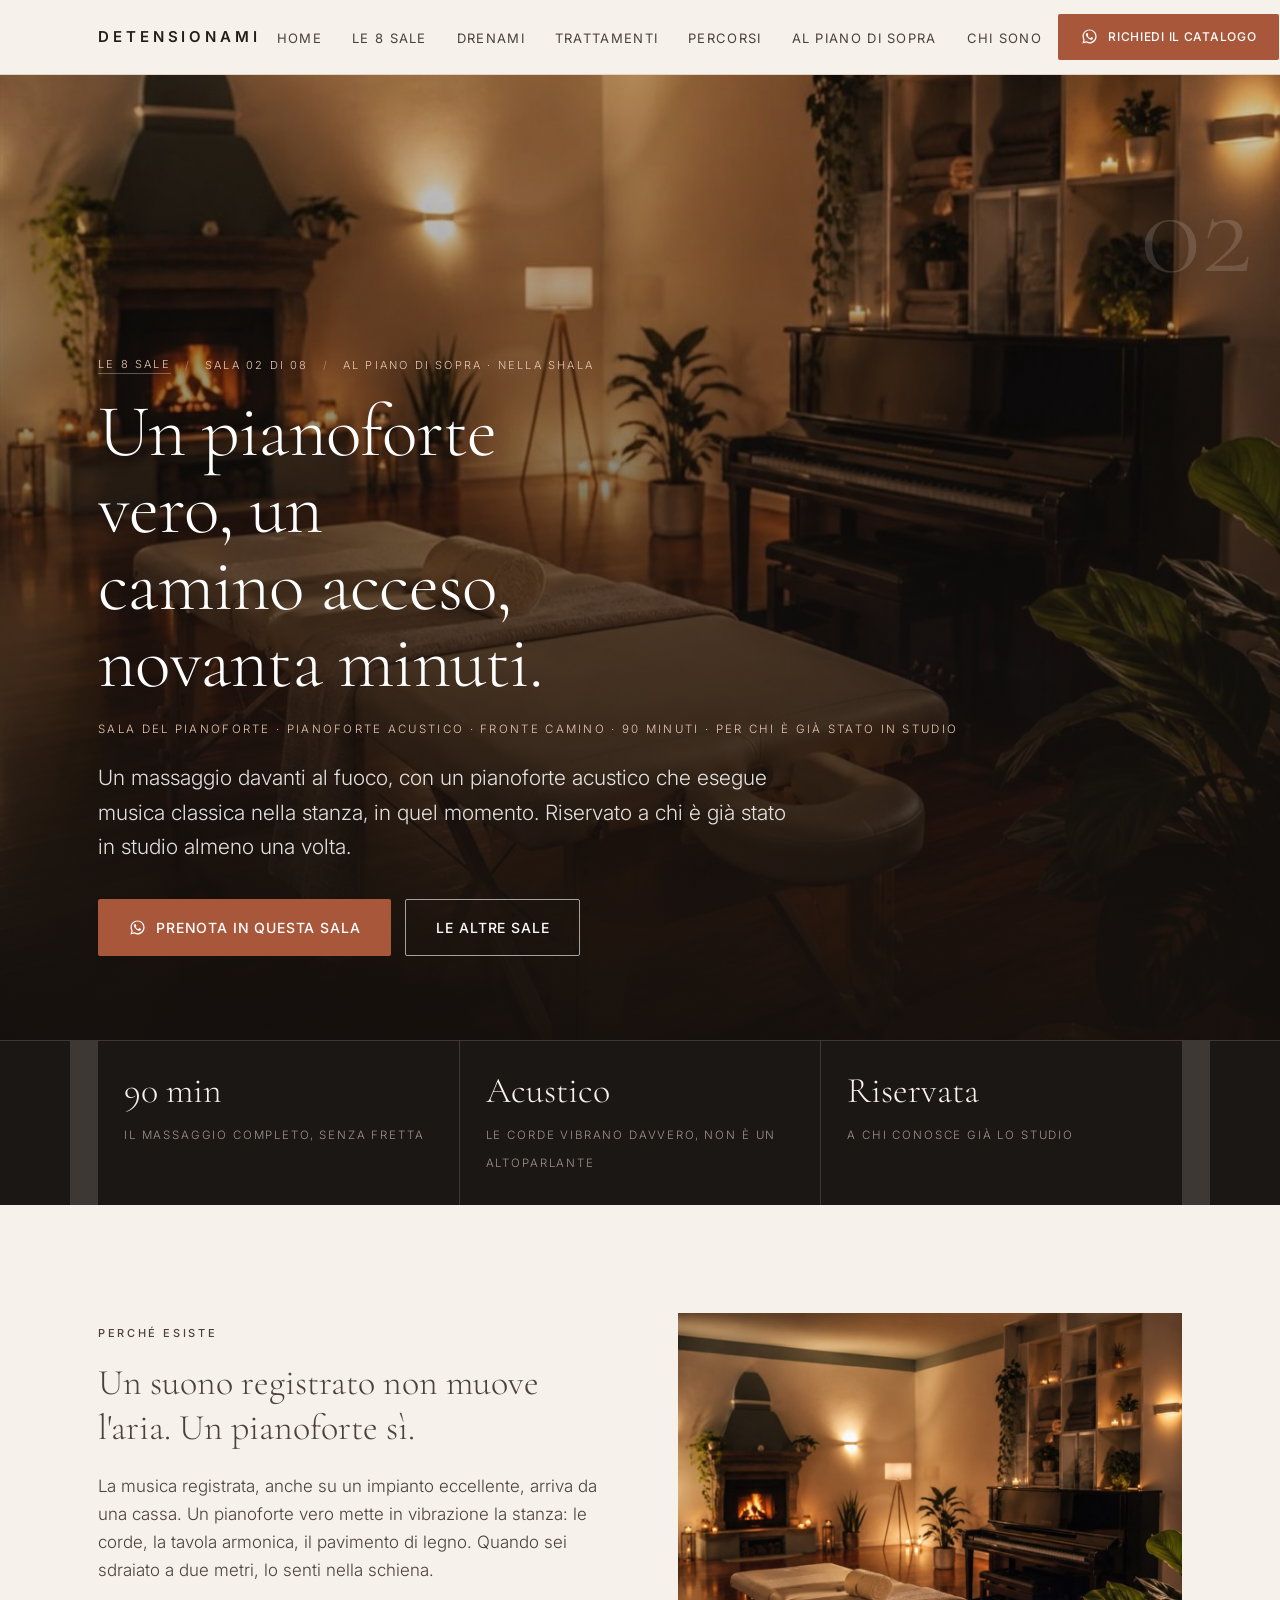
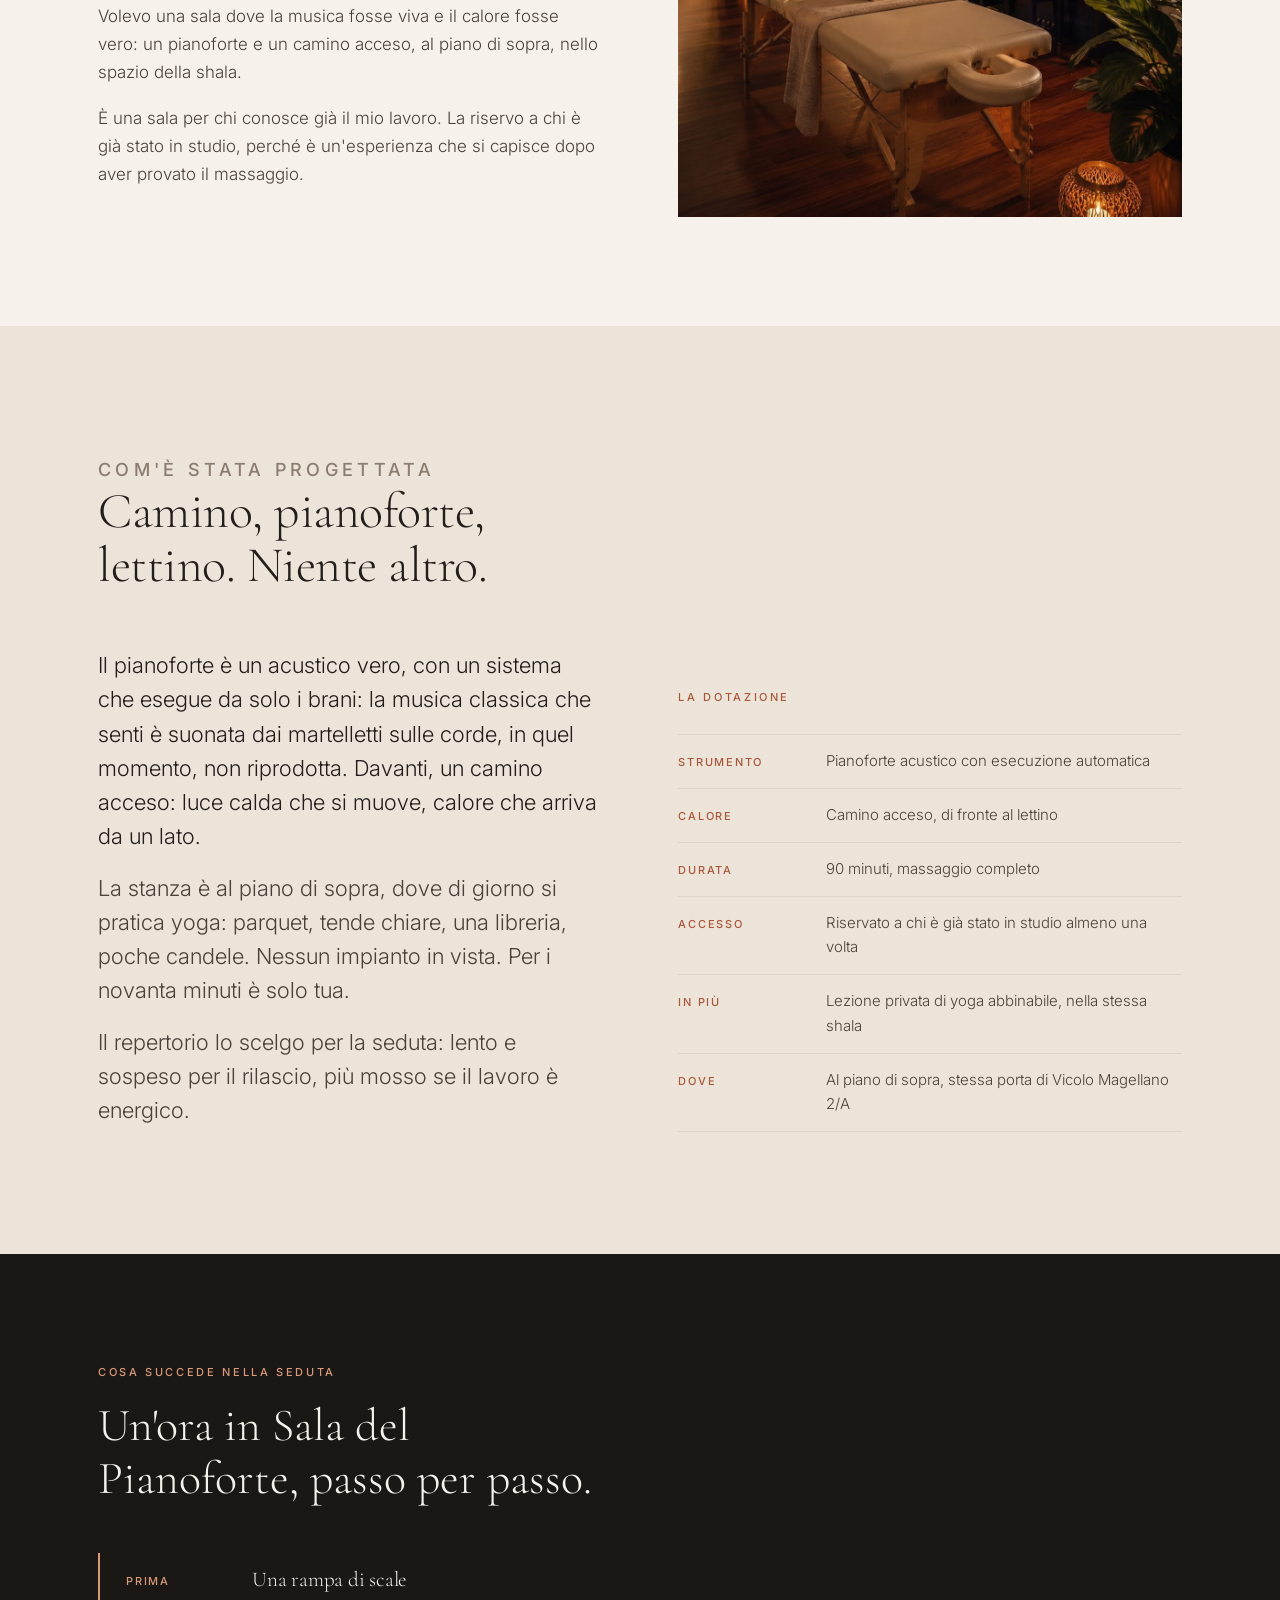
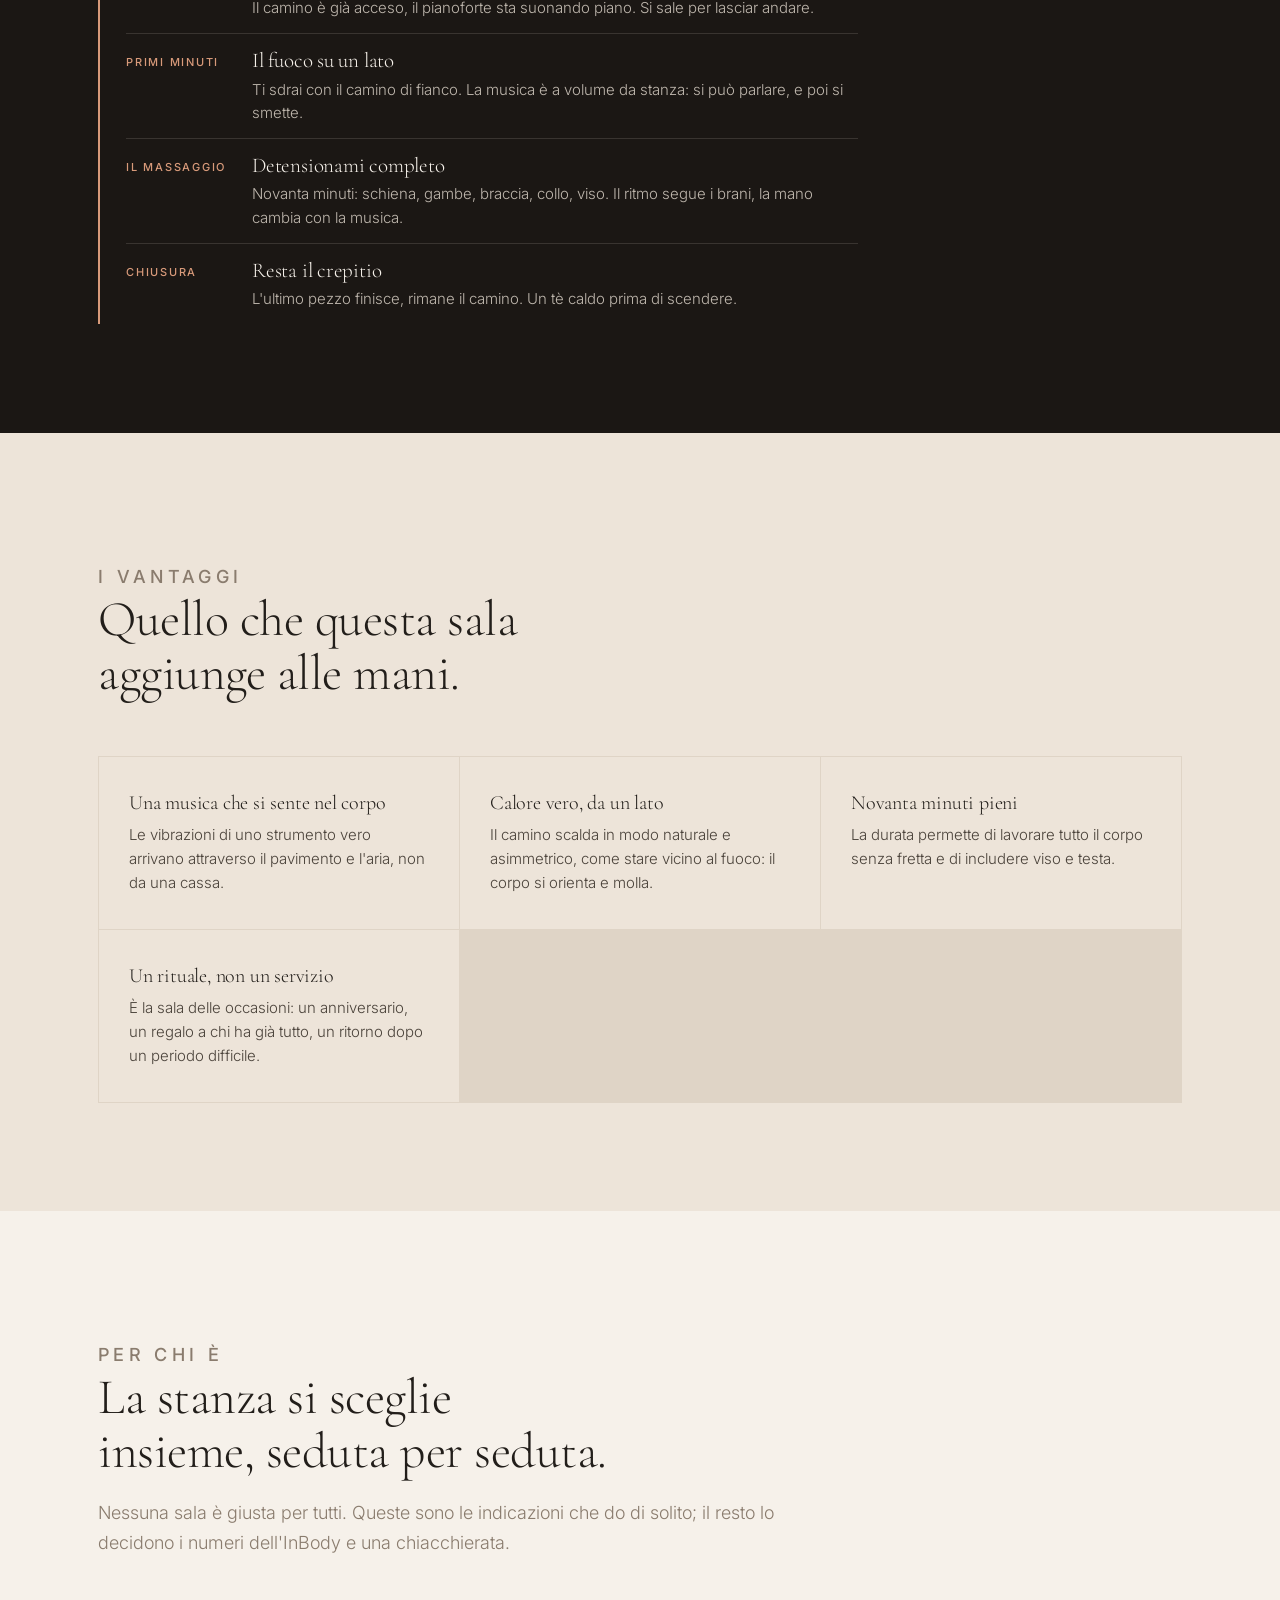
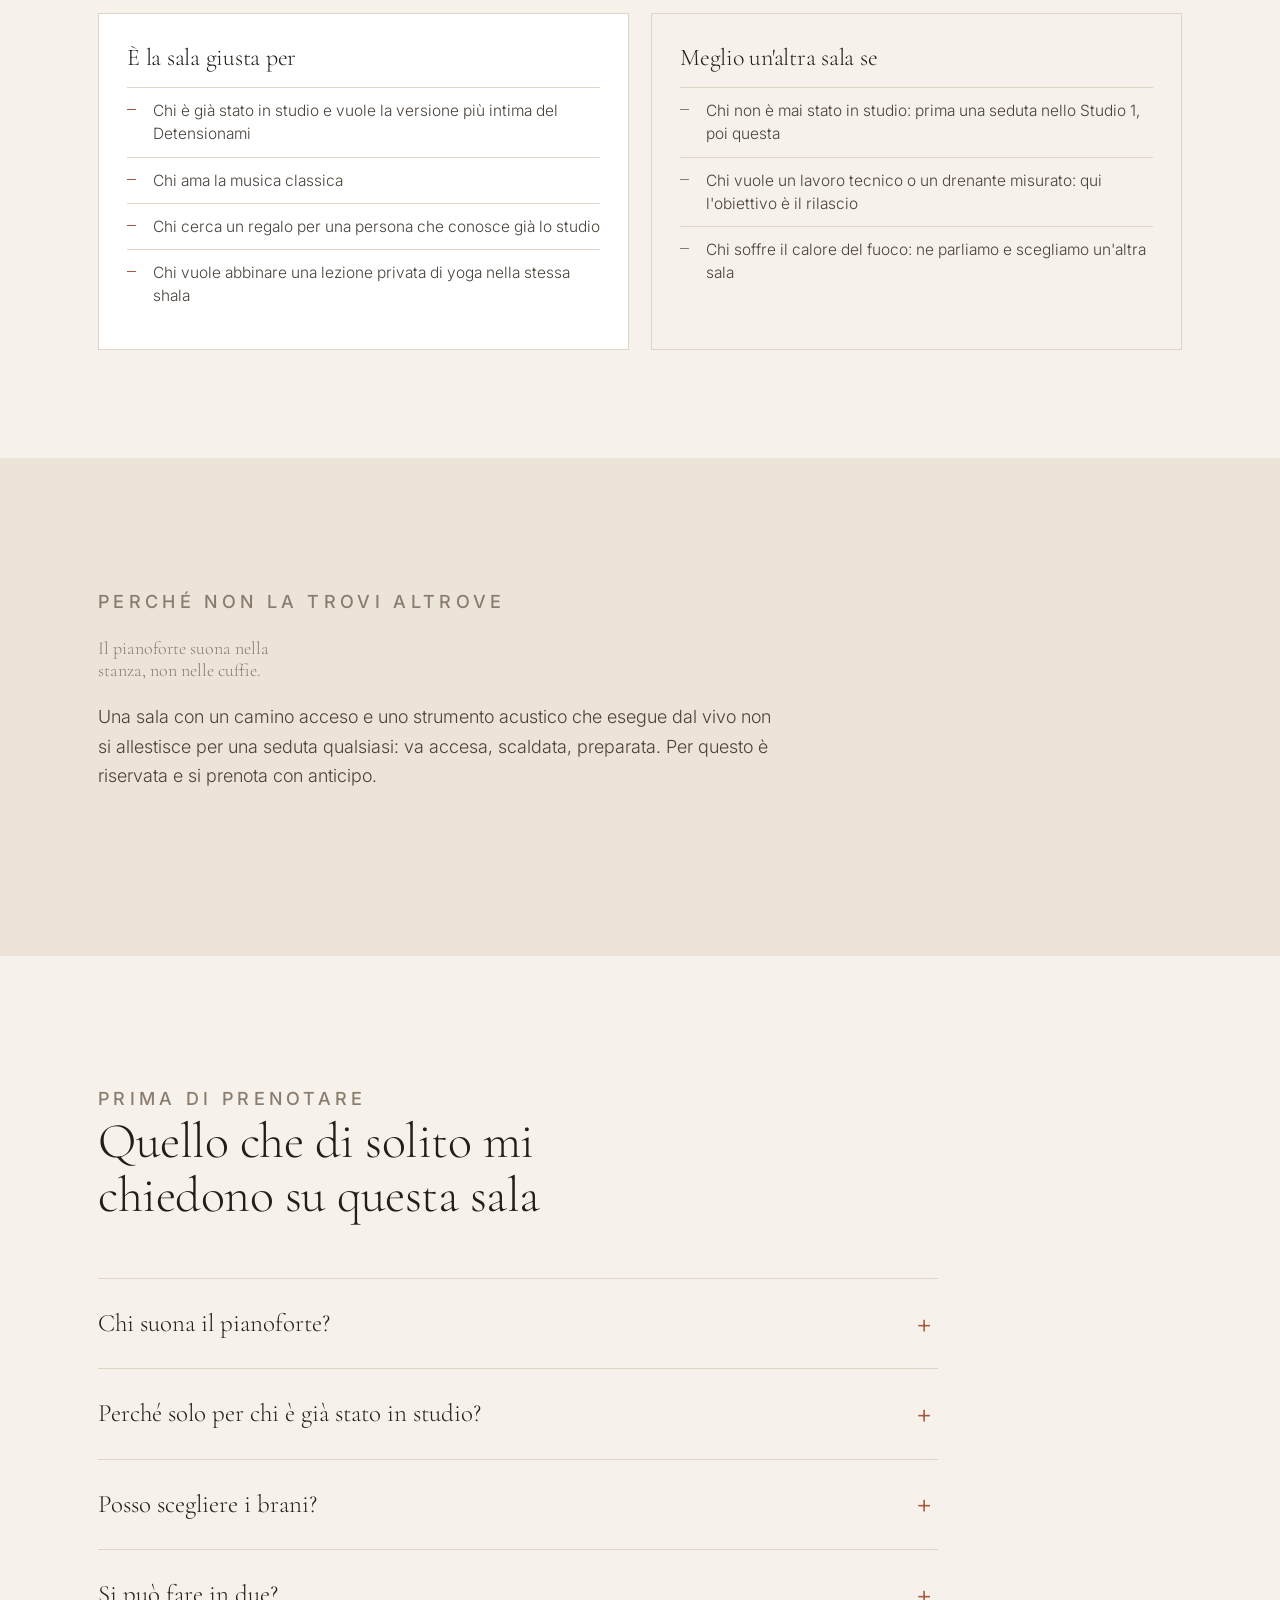
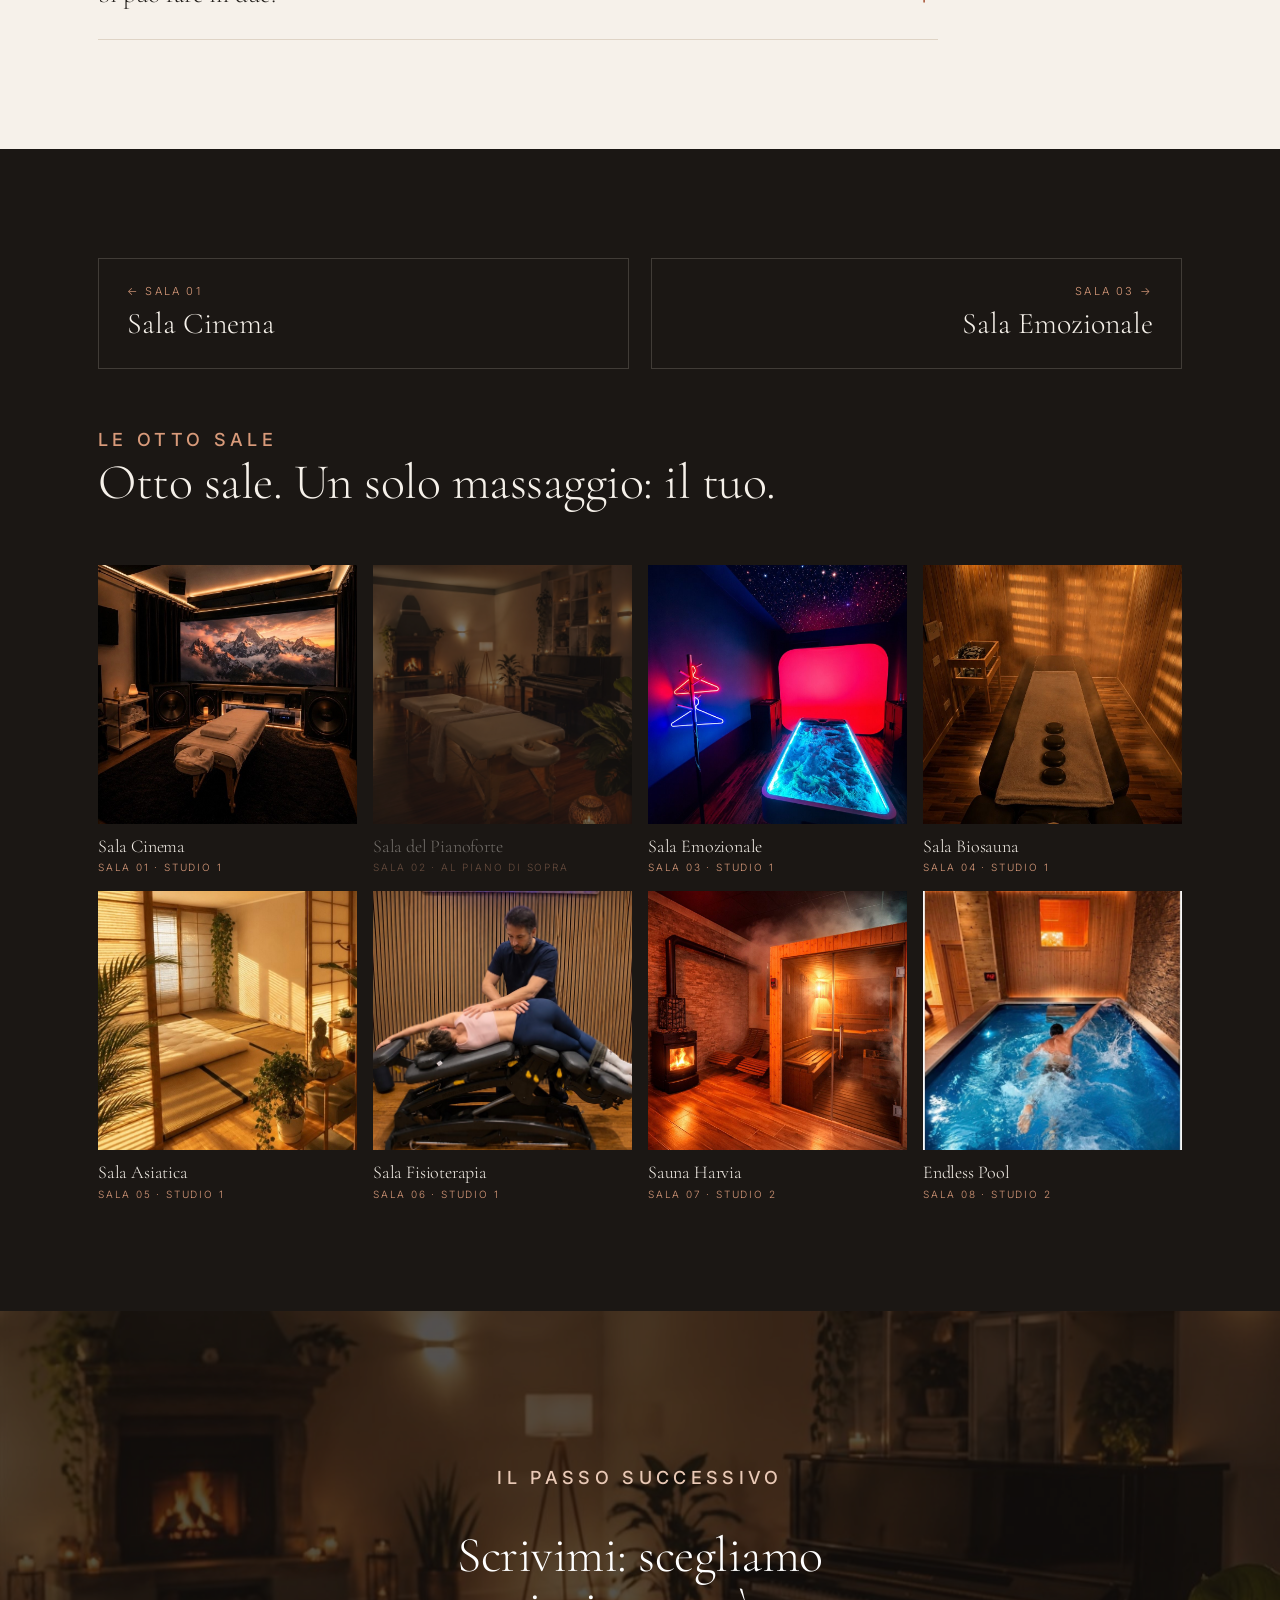
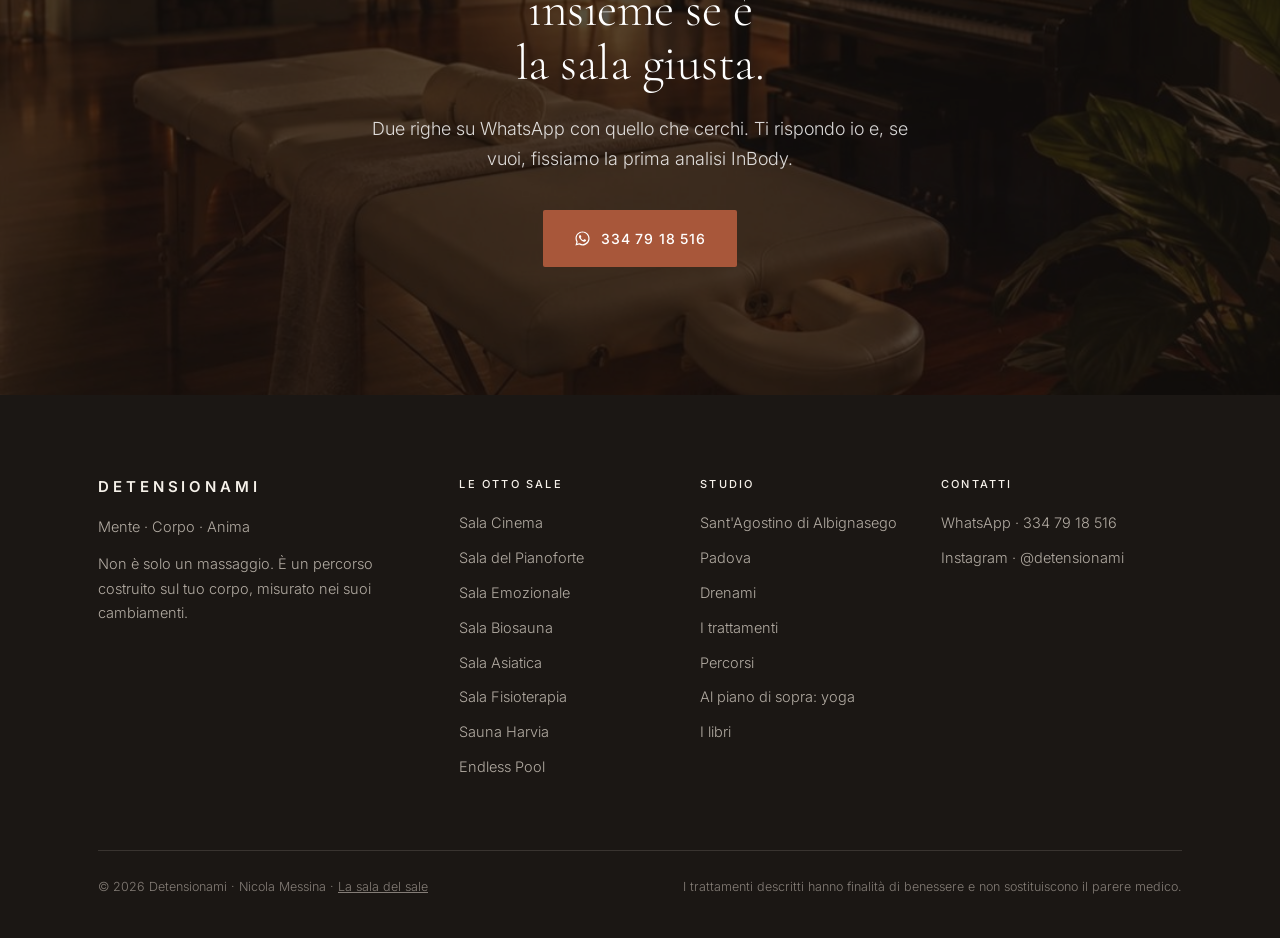
<file: studio/sale/pianoforte.html>
<!doctype html>
<html lang="it">
<head>
<meta charset="utf-8">
<meta name="viewport" content="width=device-width, initial-scale=1">
<title>Sala del Pianoforte — Detensionami, Padova</title>
<meta name="description" content="Un massaggio davanti al fuoco, con un pianoforte acustico che esegue musica classica nella stanza, in quel momento. Riservato a chi è già stato in studio alme">
<link rel="preconnect" href="https://fonts.googleapis.com">
<link rel="preconnect" href="https://fonts.gstatic.com" crossorigin>
<link href="https://fonts.googleapis.com/css2?family=Cormorant+Garamond:wght@300;400;500&family=Inter:wght@300;400;500;600&display=swap" rel="stylesheet">
<link rel="stylesheet" href="../studio.css">
<link rel="stylesheet" href="../sala.css">
<script src="../torna.js" defer></script>
<script src="/da.js" defer></script>
</head>
<body>

<header class="site-header">
  <div class="wrap nav">
    <a class="logo" href="../index.html#home">DETENSIONAMI</a>
    <ul class="nav-links">
      <li><a href="../index.html#home">Home</a></li>
      <li><a href="../index.html#sale">Le 8 sale</a></li>
      <li><a href="../index.html#drenami">Drenami</a></li>
      <li><a href="../index.html#trattamenti">Trattamenti</a></li>
      <li><a href="../index.html#percorsi">Percorsi</a></li>
      <li><a href="../index.html#yoga">Al piano di sopra</a></li>
      <li><a href="../index.html#chi-sono">Chi sono</a></li>
    </ul>
    <a class="btn btn-primary" href="https://wa.me/393347918516?text=Ciao%20Nicola%2C%20vorrei%20ricevere%20il%20catalogo%20aggiornato%20dei%20percorsi." target="_blank" rel="noopener">
      <svg class="wa-icon" viewBox="0 0 24 24" fill="currentColor" aria-hidden="true"><path d="M12.04 2C6.58 2 2.13 6.45 2.13 11.91c0 1.75.46 3.45 1.32 4.95L2 22l5.25-1.38a9.9 9.9 0 0 0 4.79 1.22h.01c5.46 0 9.91-4.45 9.91-9.91C21.96 6.45 17.5 2 12.04 2zm0 18.02h-.01a8.2 8.2 0 0 1-4.19-1.15l-.3-.18-3.12.82.83-3.04-.2-.31a8.16 8.16 0 0 1-1.26-4.35c0-4.54 3.7-8.23 8.25-8.23 2.2 0 4.27.86 5.83 2.42a8.18 8.18 0 0 1 2.41 5.82c0 4.54-3.7 8.2-8.24 8.2zm4.52-6.16c-.25-.12-1.47-.72-1.69-.81-.23-.08-.39-.12-.56.13-.16.25-.64.8-.79.97-.14.16-.29.19-.54.06-.25-.12-1.05-.39-1.99-1.23-.74-.66-1.24-1.47-1.38-1.72-.15-.25-.02-.38.11-.51.11-.11.25-.29.37-.43.13-.15.17-.25.25-.41.08-.17.04-.31-.02-.43-.06-.12-.56-1.35-.77-1.85-.2-.48-.4-.42-.56-.43h-.47c-.17 0-.43.06-.66.31-.23.25-.87.85-.87 2.07s.89 2.4 1.02 2.57c.12.17 1.75 2.67 4.24 3.75.59.26 1.05.41 1.41.52.59.19 1.13.16 1.56.1.48-.07 1.47-.6 1.68-1.18.21-.58.21-1.07.14-1.18-.06-.11-.22-.17-.47-.29z"/></svg>
      <span>Richiedi il catalogo</span>
    </a>
    <button class="menu-btn" id="menuBtn" type="button" aria-expanded="false" aria-controls="menu"><span class="bars" aria-hidden="true"></span>Menu</button>
  </div>
</header>

<nav class="menu" id="menu" aria-label="Menu principale">
  <button class="menu-close" id="menuClose" type="button" aria-label="Chiudi menu">×</button>
  <ol>
    <li><a href="../index.html#home"><small>01</small>Home</a></li>
    <li><a href="../index.html#sale"><small>02</small>Le 8 sale</a></li>
    <li><a href="../index.html#drenami"><small>03</small>Drenami</a></li>
    <li><a href="../index.html#trattamenti"><small>04</small>Il tuo trattamento</a></li>
    <li><a href="../index.html#percorsi"><small>05</small>Percorsi</a></li>
    <li><a href="../index.html#yoga"><small>06</small>Al piano di sopra: yoga</a></li>
    <li><a href="../index.html#chi-sono"><small>07</small>Chi sono &amp; contatti</a></li>
  </ol>
  <div class="menu-foot">
    Sant'Agostino di Albignasego · Padova<br>
    <a href="https://wa.me/393347918516" target="_blank" rel="noopener">WhatsApp 334 79 18 516</a> · <a href="https://www.instagram.com/detensionami/" target="_blank" rel="noopener">@detensionami</a>
  </div>
</nav>

<main>

  <section class="rhero" style="--pos:center 60%">
    <img src="../img/pianoforte.jpg" alt="Sala con pianoforte, camino acceso, candele e lettino da massaggio">
    <span class="num" aria-hidden="true">02</span>
    <div class="wrap">
      <p class="crumb"><a href="../index.html#sale">Le 8 sale</a> <i>/</i> <span>Sala 02 di 08</span> <i>/</i> <span>Al piano di sopra · nella shala</span></p>
      <h1>Un pianoforte vero, un camino acceso, novanta minuti.</h1>
      <p class="room-tag">Sala del Pianoforte · Pianoforte acustico · fronte camino · 90 minuti · per chi è già stato in studio</p>
      <p class="lede">Un massaggio davanti al fuoco, con un pianoforte acustico che esegue musica classica nella stanza, in quel momento. Riservato a chi è già stato in studio almeno una volta.</p>
      <div class="hero-cta">
        <a class="btn btn-primary" href="https://wa.me/393347918516?text=Ciao%20Nicola%2C%20sono%20gi%C3%A0%20stato%2Fa%20in%20studio%20e%20vorrei%20prenotare%20il%20massaggio%20nella%20Sala%20del%20Pianoforte." target="_blank" rel="noopener"><svg class="wa-icon" viewBox="0 0 24 24" fill="currentColor" aria-hidden="true"><path d="M12.04 2C6.58 2 2.13 6.45 2.13 11.91c0 1.75.46 3.45 1.32 4.95L2 22l5.25-1.38a9.9 9.9 0 0 0 4.79 1.22h.01c5.46 0 9.91-4.45 9.91-9.91C21.96 6.45 17.5 2 12.04 2zm0 18.02h-.01a8.2 8.2 0 0 1-4.19-1.15l-.3-.18-3.12.82.83-3.04-.2-.31a8.16 8.16 0 0 1-1.26-4.35c0-4.54 3.7-8.23 8.25-8.23 2.2 0 4.27.86 5.83 2.42a8.18 8.18 0 0 1 2.41 5.82c0 4.54-3.7 8.2-8.24 8.2zm4.52-6.16c-.25-.12-1.47-.72-1.69-.81-.23-.08-.39-.12-.56.13-.16.25-.64.8-.79.97-.14.16-.29.19-.54.06-.25-.12-1.05-.39-1.99-1.23-.74-.66-1.24-1.47-1.38-1.72-.15-.25-.02-.38.11-.51.11-.11.25-.29.37-.43.13-.15.17-.25.25-.41.08-.17.04-.31-.02-.43-.06-.12-.56-1.35-.77-1.85-.2-.48-.4-.42-.56-.43h-.47c-.17 0-.43.06-.66.31-.23.25-.87.85-.87 2.07s.89 2.4 1.02 2.57c.12.17 1.75 2.67 4.24 3.75.59.26 1.05.41 1.41.52.59.19 1.13.16 1.56.1.48-.07 1.47-.6 1.68-1.18.21-.58.21-1.07.14-1.18-.06-.11-.22-.17-.47-.29z"/></svg><span>Prenota in questa sala</span></a>
        <a class="btn btn-light" href="#altre">Le altre sale</a>
      </div>
    </div>
  </section>

  <div class="kpis">
    <div class="wrap">
      <div class="kpi"><b>90 min</b><span>il massaggio completo, senza fretta</span></div>
      <div class="kpi"><b>Acustico</b><span>le corde vibrano davvero, non è un altoparlante</span></div>
      <div class="kpi"><b>Riservata</b><span>a chi conosce già lo studio</span></div>
    </div>
  </div>

  <section id="idea">
    <div class="wrap">
      <div class="split">
        <div class="split-body">
          <p class="eyebrow">Perché esiste</p>
          <p class="quote">Un suono registrato non muove l'aria. Un pianoforte sì.</p>
          <p>La musica registrata, anche su un impianto eccellente, arriva da una cassa. Un pianoforte vero mette in vibrazione la stanza: le corde, la tavola armonica, il pavimento di legno. Quando sei sdraiato a due metri, lo senti nella schiena.</p>
          <p>Volevo una sala dove la musica fosse viva e il calore fosse vero: un pianoforte e un camino acceso, al piano di sopra, nello spazio della shala.</p>
          <p>È una sala per chi conosce già il mio lavoro. La riservo a chi è già stato in studio, perché è un'esperienza che si capisce dopo aver provato il massaggio.</p>
        </div>
        <div class="split-media"><img src="../img/pianoforte.jpg" alt="Il pianoforte, il camino acceso e il lettino nella luce delle candele" loading="lazy"></div>
      </div>
    </div>
  </section>

  <section id="progetto" style="background:var(--sand-2)">
    <div class="wrap">
      <div class="section-head">
        <p class="eyebrow">Com'è stata progettata</p>
        <h2>Camino, pianoforte, lettino. Niente altro.</h2>
      </div>
      <div class="split" style="align-items:start">
        <div class="split-body intro">
          <p>Il pianoforte è un acustico vero, con un sistema che esegue da solo i brani: la musica classica che senti è suonata dai martelletti sulle corde, in quel momento, non riprodotta. Davanti, un camino acceso: luce calda che si muove, calore che arriva da un lato.</p>
          <p>La stanza è al piano di sopra, dove di giorno si pratica yoga: parquet, tende chiare, una libreria, poche candele. Nessun impianto in vista. Per i novanta minuti è solo tua.</p>
          <p>Il repertorio lo scelgo per la seduta: lento e sospeso per il rilascio, più mosso se il lavoro è energico.</p>
        </div>
        <div class="kit">
          <p class="eyebrow">La dotazione</p>
          <ul class="facts">
            <li><b>Strumento</b> Pianoforte acustico con esecuzione automatica</li>
            <li><b>Calore</b> Camino acceso, di fronte al lettino</li>
            <li><b>Durata</b> 90 minuti, massaggio completo</li>
            <li><b>Accesso</b> Riservato a chi è già stato in studio almeno una volta</li>
            <li><b>In più</b> Lezione privata di yoga abbinabile, nella stessa shala</li>
            <li><b>Dove</b> Al piano di sopra, stessa porta di Vicolo Magellano 2/A</li>
          </ul>
        </div>
      </div>
    </div>
  </section>

  <section class="story sala" id="seduta">
    <div class="wrap">
      <p class="eyebrow" style="color:#D89A7A">Cosa succede nella seduta</p>
      <p class="q">Un'ora in Sala del Pianoforte, passo per passo.</p>
      <div class="steps">
        <div class="tl"><span class="m">Prima</span><div><h3>Una rampa di scale</h3><p>Il camino è già acceso, il pianoforte sta suonando piano. Si sale per lasciar andare.</p></div></div>
        <div class="tl"><span class="m">Primi minuti</span><div><h3>Il fuoco su un lato</h3><p>Ti sdrai con il camino di fianco. La musica è a volume da stanza: si può parlare, e poi si smette.</p></div></div>
        <div class="tl"><span class="m">Il massaggio</span><div><h3>Detensionami completo</h3><p>Novanta minuti: schiena, gambe, braccia, collo, viso. Il ritmo segue i brani, la mano cambia con la musica.</p></div></div>
        <div class="tl"><span class="m">Chiusura</span><div><h3>Resta il crepitio</h3><p>L'ultimo pezzo finisce, rimane il camino. Un tè caldo prima di scendere.</p></div></div>
      </div>
    </div>
  </section>

  <section class="benefits" id="vantaggi">
    <div class="wrap">
      <div class="section-head">
        <p class="eyebrow">I vantaggi</p>
        <h2>Quello che questa sala aggiunge alle mani.</h2>
      </div>
      <div class="benefit-grid">
        <div class="benefit"><h3>Una musica che si sente nel corpo</h3><p>Le vibrazioni di uno strumento vero arrivano attraverso il pavimento e l'aria, non da una cassa.</p></div>
        <div class="benefit"><h3>Calore vero, da un lato</h3><p>Il camino scalda in modo naturale e asimmetrico, come stare vicino al fuoco: il corpo si orienta e molla.</p></div>
        <div class="benefit"><h3>Novanta minuti pieni</h3><p>La durata permette di lavorare tutto il corpo senza fretta e di includere viso e testa.</p></div>
        <div class="benefit"><h3>Un rituale, non un servizio</h3><p>È la sala delle occasioni: un anniversario, un regalo a chi ha già tutto, un ritorno dopo un periodo difficile.</p></div>
      </div>
    </div>
  </section>

  <section id="per-chi">
    <div class="wrap">
      <div class="section-head">
        <p class="eyebrow">Per chi è</p>
        <h2>La stanza si sceglie insieme, seduta per seduta.</h2>
        <p>Nessuna sala è giusta per tutti. Queste sono le indicazioni che do di solito; il resto lo decidono i numeri dell'InBody e una chiacchierata.</p>
      </div>
      <div class="fit-grid">
        <div class="fit">
          <h3>È la sala giusta per</h3>
          <ul>
            <li>Chi è già stato in studio e vuole la versione più intima del Detensionami</li>
            <li>Chi ama la musica classica</li>
            <li>Chi cerca un regalo per una persona che conosce già lo studio</li>
            <li>Chi vuole abbinare una lezione privata di yoga nella stessa shala</li>
          </ul>
        </div>
        <div class="fit no">
          <h3>Meglio un'altra sala se</h3>
          <ul>
            <li>Chi non è mai stato in studio: prima una seduta nello Studio 1, poi questa</li>
            <li>Chi vuole un lavoro tecnico o un drenante misurato: qui l'obiettivo è il rilascio</li>
            <li>Chi soffre il calore del fuoco: ne parliamo e scegliamo un'altra sala</li>
          </ul>
        </div>
      </div>
    </div>
  </section>

  <section class="unique" id="unica" style="background:var(--sand-2)">
    <div class="wrap">
      <div class="section-head">
        <p class="eyebrow">Perché non la trovi altrove</p>
        <p class="claim">Il pianoforte suona nella stanza, non nelle cuffie.</p>
        <p style="color:var(--ink-soft)">Una sala con un camino acceso e uno strumento acustico che esegue dal vivo non si allestisce per una seduta qualsiasi: va accesa, scaldata, preparata. Per questo è riservata e si prenota con anticipo.</p>
      </div>
    </div>
  </section>

  <section id="faq">
    <div class="wrap">
      <div class="section-head">
        <p class="eyebrow">Prima di prenotare</p>
        <h2>Quello che di solito mi chiedono su questa sala</h2>
      </div>
      <div class="faq-list">
        <details><summary>Chi suona il pianoforte?</summary><div class="answer"><p>Nessuno in sala: è un pianoforte acustico con esecuzione automatica. Le corde vibrano davvero, il brano è eseguito in quel momento.</p></div></details>
        <details><summary>Perché solo per chi è già stato in studio?</summary><div class="answer"><p>Perché è un'esperienza costruita sul massaggio che già conosci. La prima volta preferisco incontrarti nello Studio 1.</p></div></details>
        <details><summary>Posso scegliere i brani?</summary><div class="answer"><p>Sì, se hai un compositore o un pezzo che ti accompagna. Altrimenti scelgo io per la seduta.</p></div></details>
        <details><summary>Si può fare in due?</summary><div class="answer"><p>La sala è per una persona alla volta. Per le esperienze in coppia c'è lo Studio 2.</p></div></details>
      </div>
    </div>
  </section>

  <section class="rooms-nav" id="altre">
    <div class="wrap">
      <div class="pn">
        <a class="prev" href="cinema.html"><small>← Sala 01</small>Sala Cinema</a>
        <a class="next" href="emozionale.html"><small>Sala 03 →</small>Sala Emozionale</a>
      </div>
      <div class="section-head">
        <p class="eyebrow" style="color:#D89A7A">Le otto sale</p>
        <h2>Otto sale. Un solo massaggio: il tuo.</h2>
      </div>
      <div class="room-grid mini">
        <a class="room" href="cinema.html"><img src="../img/cinema.jpg" alt="" loading="lazy"><h3>Sala Cinema</h3><p class="room-tag">Sala 01 · Studio 1</p></a>
        <a class="room current" href="pianoforte.html"><img src="../img/pianoforte.jpg" alt="" loading="lazy"><h3>Sala del Pianoforte</h3><p class="room-tag">Sala 02 · Al piano di sopra</p></a>
        <a class="room" href="emozionale.html"><img src="../img/emozionale.jpg" alt="" loading="lazy"><h3>Sala Emozionale</h3><p class="room-tag">Sala 03 · Studio 1</p></a>
        <a class="room" href="biosauna.html"><img src="../img/biosauna-stones.jpg" alt="" loading="lazy"><h3>Sala Biosauna</h3><p class="room-tag">Sala 04 · Studio 1</p></a>
        <a class="room" href="asiatica.html"><img src="../img/asiatica-luce.jpg" alt="" loading="lazy"><h3>Sala Asiatica</h3><p class="room-tag">Sala 05 · Studio 1</p></a>
        <a class="room" href="fisioterapia.html"><img src="../img/nicola.jpg" alt="" loading="lazy"><h3>Sala Fisioterapia</h3><p class="room-tag">Sala 06 · Studio 1</p></a>
        <a class="room" href="sauna.html"><img src="../img/sauna-vapore.jpg" alt="" loading="lazy"><h3>Sauna Harvia</h3><p class="room-tag">Sala 07 · Studio 2</p></a>
        <a class="room" href="endless-pool.html"><img src="../img/pool-nuoto.jpg" alt="" loading="lazy"><h3>Endless Pool</h3><p class="room-tag">Sala 08 · Studio 2</p></a>
      </div>
    </div>
  </section>

  <section class="final">
    <img src="../img/pianoforte.jpg" alt="" loading="lazy">
    <div class="wrap">
      <p class="eyebrow" style="color:#E9C9B6">Il passo successivo</p>
      <h2>Scrivimi: scegliamo insieme se è la sala giusta.</h2>
      <p>Due righe su WhatsApp con quello che cerchi. Ti rispondo io e, se vuoi, fissiamo la prima analisi InBody.</p>
      <a class="btn btn-primary" href="https://wa.me/393347918516?text=Ciao%20Nicola%2C%20sono%20gi%C3%A0%20stato%2Fa%20in%20studio%20e%20vorrei%20prenotare%20il%20massaggio%20nella%20Sala%20del%20Pianoforte." target="_blank" rel="noopener"><svg class="wa-icon" viewBox="0 0 24 24" fill="currentColor" aria-hidden="true"><path d="M12.04 2C6.58 2 2.13 6.45 2.13 11.91c0 1.75.46 3.45 1.32 4.95L2 22l5.25-1.38a9.9 9.9 0 0 0 4.79 1.22h.01c5.46 0 9.91-4.45 9.91-9.91C21.96 6.45 17.5 2 12.04 2zm0 18.02h-.01a8.2 8.2 0 0 1-4.19-1.15l-.3-.18-3.12.82.83-3.04-.2-.31a8.16 8.16 0 0 1-1.26-4.35c0-4.54 3.7-8.23 8.25-8.23 2.2 0 4.27.86 5.83 2.42a8.18 8.18 0 0 1 2.41 5.82c0 4.54-3.7 8.2-8.24 8.2zm4.52-6.16c-.25-.12-1.47-.72-1.69-.81-.23-.08-.39-.12-.56.13-.16.25-.64.8-.79.97-.14.16-.29.19-.54.06-.25-.12-1.05-.39-1.99-1.23-.74-.66-1.24-1.47-1.38-1.72-.15-.25-.02-.38.11-.51.11-.11.25-.29.37-.43.13-.15.17-.25.25-.41.08-.17.04-.31-.02-.43-.06-.12-.56-1.35-.77-1.85-.2-.48-.4-.42-.56-.43h-.47c-.17 0-.43.06-.66.31-.23.25-.87.85-.87 2.07s.89 2.4 1.02 2.57c.12.17 1.75 2.67 4.24 3.75.59.26 1.05.41 1.41.52.59.19 1.13.16 1.56.1.48-.07 1.47-.6 1.68-1.18.21-.58.21-1.07.14-1.18-.06-.11-.22-.17-.47-.29z"/></svg><span>334 79 18 516</span></a>
    </div>
  </section>

</main>

<footer class="site-footer">
  <div class="wrap">
    <div class="foot-grid">
      <div>
        <a class="foot-logo" href="../index.html#home">DETENSIONAMI</a>
        <p>Mente · Corpo · Anima</p>
        <p>Non è solo un massaggio. È un percorso costruito sul tuo corpo, misurato nei suoi cambiamenti.</p>
      </div>
      <div>
        <h4>Le otto sale</h4>
        <ul>
          <li><a href="cinema.html">Sala Cinema</a></li>
          <li><a href="pianoforte.html">Sala del Pianoforte</a></li>
          <li><a href="emozionale.html">Sala Emozionale</a></li>
          <li><a href="biosauna.html">Sala Biosauna</a></li>
          <li><a href="asiatica.html">Sala Asiatica</a></li>
          <li><a href="fisioterapia.html">Sala Fisioterapia</a></li>
          <li><a href="sauna.html">Sauna Harvia</a></li>
          <li><a href="endless-pool.html">Endless Pool</a></li>
        </ul>
      </div>
      <div>
        <h4>Studio</h4>
        <ul>
          <li>Sant'Agostino di Albignasego</li>
          <li>Padova</li>
          <li><a href="../index.html#drenami">Drenami</a></li>
          <li><a href="../index.html#trattamenti">I trattamenti</a></li>
          <li><a href="../index.html#percorsi">Percorsi</a></li>
          <li><a href="../index.html#yoga">Al piano di sopra: yoga</a></li>
          <li><a href="../index.html#libri">I libri</a></li>
        </ul>
      </div>
      <div>
        <h4>Contatti</h4>
        <ul>
          <li><a href="https://wa.me/393347918516" target="_blank" rel="noopener">WhatsApp · 334 79 18 516</a></li>
          <li><a href="https://www.instagram.com/detensionami/" target="_blank" rel="noopener">Instagram · @detensionami</a></li>
        </ul>
      </div>
    </div>
    <div class="foot-bottom">
      <span>© 2026 Detensionami · Nicola Messina · <a href="../../">La sala del sale</a></span>
      <span>I trattamenti descritti hanno finalità di benessere e non sostituiscono il parere medico.</span>
    </div>
  </div>
</footer>

<div class="bottom-bar" id="bottomBar">
  <a class="btn btn-primary" href="https://wa.me/393347918516?text=Ciao%20Nicola%2C%20sono%20gi%C3%A0%20stato%2Fa%20in%20studio%20e%20vorrei%20prenotare%20il%20massaggio%20nella%20Sala%20del%20Pianoforte." target="_blank" rel="noopener"><svg class="wa-icon" viewBox="0 0 24 24" fill="currentColor" aria-hidden="true"><path d="M12.04 2C6.58 2 2.13 6.45 2.13 11.91c0 1.75.46 3.45 1.32 4.95L2 22l5.25-1.38a9.9 9.9 0 0 0 4.79 1.22h.01c5.46 0 9.91-4.45 9.91-9.91C21.96 6.45 17.5 2 12.04 2zm0 18.02h-.01a8.2 8.2 0 0 1-4.19-1.15l-.3-.18-3.12.82.83-3.04-.2-.31a8.16 8.16 0 0 1-1.26-4.35c0-4.54 3.7-8.23 8.25-8.23 2.2 0 4.27.86 5.83 2.42a8.18 8.18 0 0 1 2.41 5.82c0 4.54-3.7 8.2-8.24 8.2zm4.52-6.16c-.25-.12-1.47-.72-1.69-.81-.23-.08-.39-.12-.56.13-.16.25-.64.8-.79.97-.14.16-.29.19-.54.06-.25-.12-1.05-.39-1.99-1.23-.74-.66-1.24-1.47-1.38-1.72-.15-.25-.02-.38.11-.51.11-.11.25-.29.37-.43.13-.15.17-.25.25-.41.08-.17.04-.31-.02-.43-.06-.12-.56-1.35-.77-1.85-.2-.48-.4-.42-.56-.43h-.47c-.17 0-.43.06-.66.31-.23.25-.87.85-.87 2.07s.89 2.4 1.02 2.57c.12.17 1.75 2.67 4.24 3.75.59.26 1.05.41 1.41.52.59.19 1.13.16 1.56.1.48-.07 1.47-.6 1.68-1.18.21-.58.21-1.07.14-1.18-.06-.11-.22-.17-.47-.29z"/></svg><span>Prenota in Sala del Pianoforte</span></a>
</div>

<script>
(function(){
  var body = document.body, menuBtn = document.getElementById('menuBtn'), menuClose = document.getElementById('menuClose'), bar = document.getElementById('bottomBar');
  function closeMenu(){ body.classList.remove('menu-open'); menuBtn.setAttribute('aria-expanded','false'); }
  menuBtn.addEventListener('click', function(){ body.classList.contains('menu-open') ? closeMenu() : (body.classList.add('menu-open'), menuBtn.setAttribute('aria-expanded','true')); });
  menuClose.addEventListener('click', closeMenu);
  document.addEventListener('keydown', function(e){ if (e.key === 'Escape') closeMenu(); });
  var last = 0;
  window.addEventListener('scroll', function(){
    if (!bar) return;
    var y = window.scrollY || 0;
    bar.classList.toggle('is-hidden', y > last && y > 140);
    last = y;
  }, {passive:true});
})();
</script>

</body>
</html>
</file>
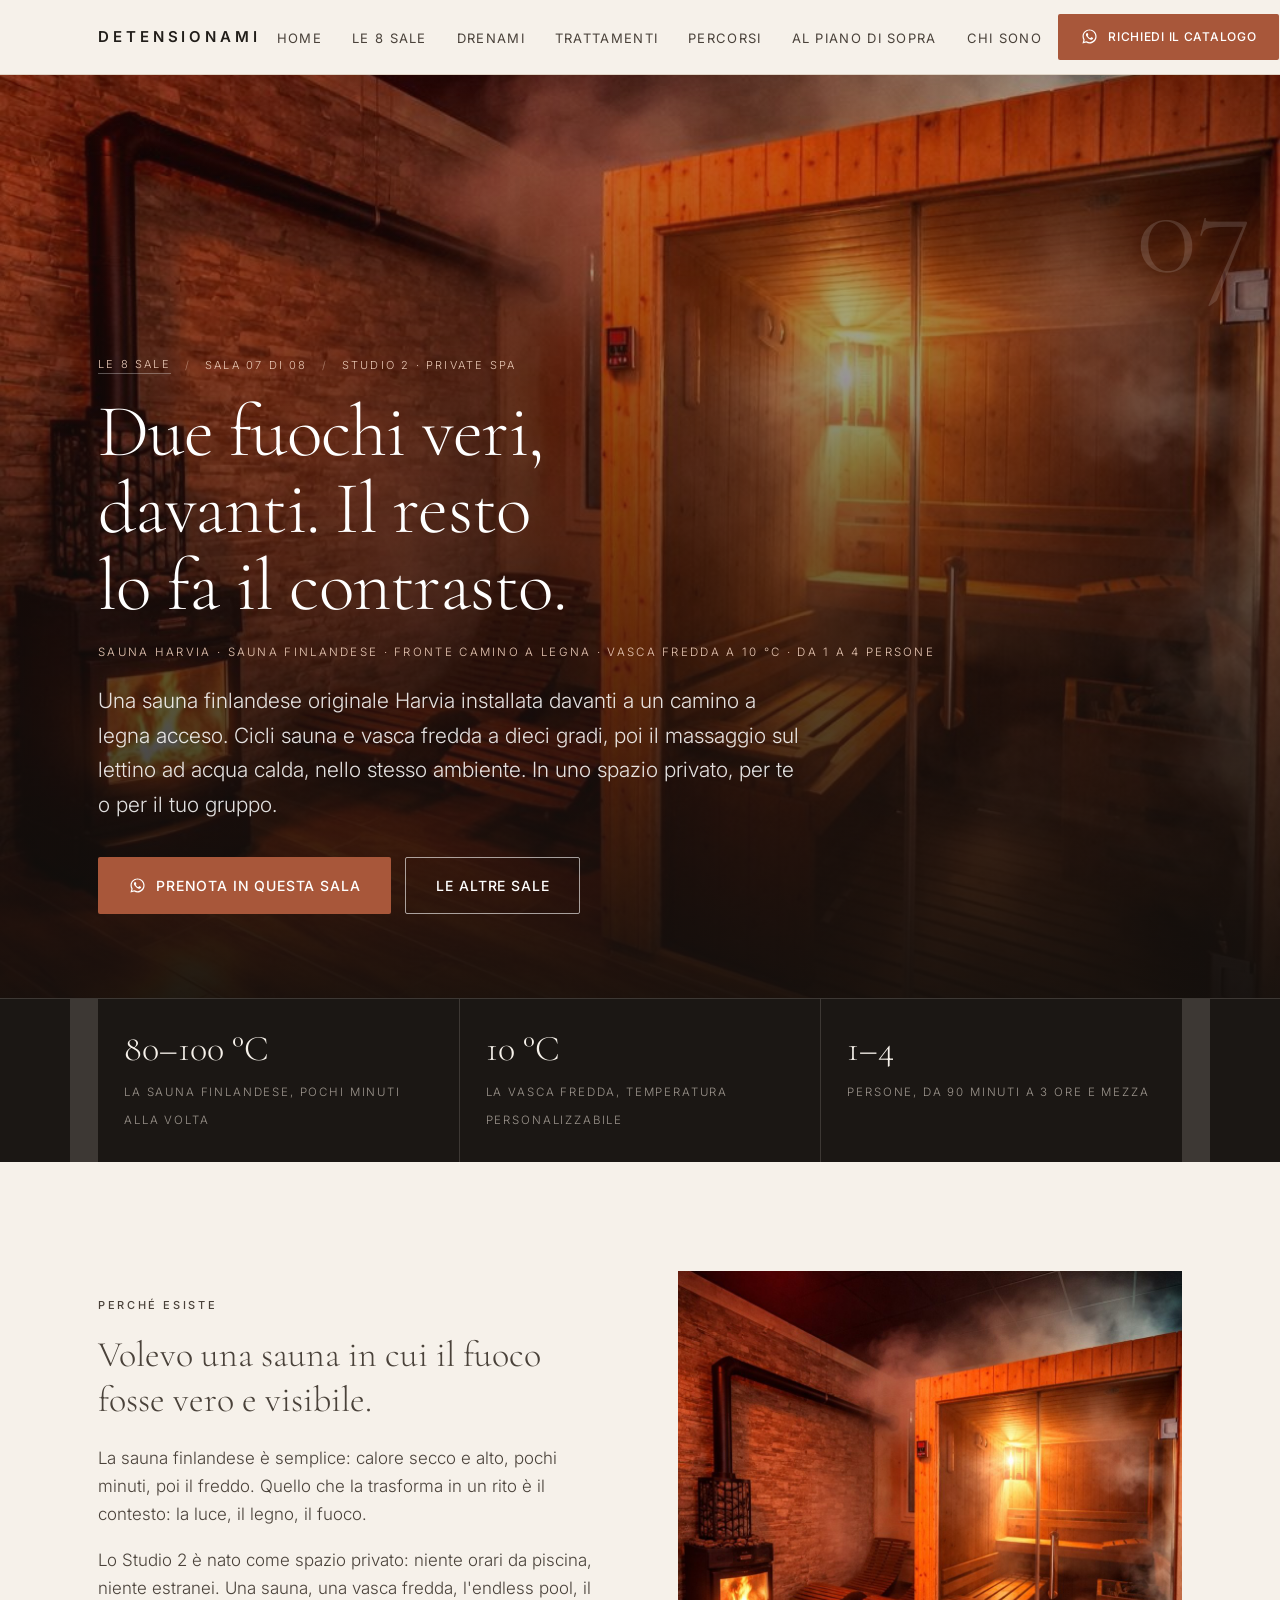
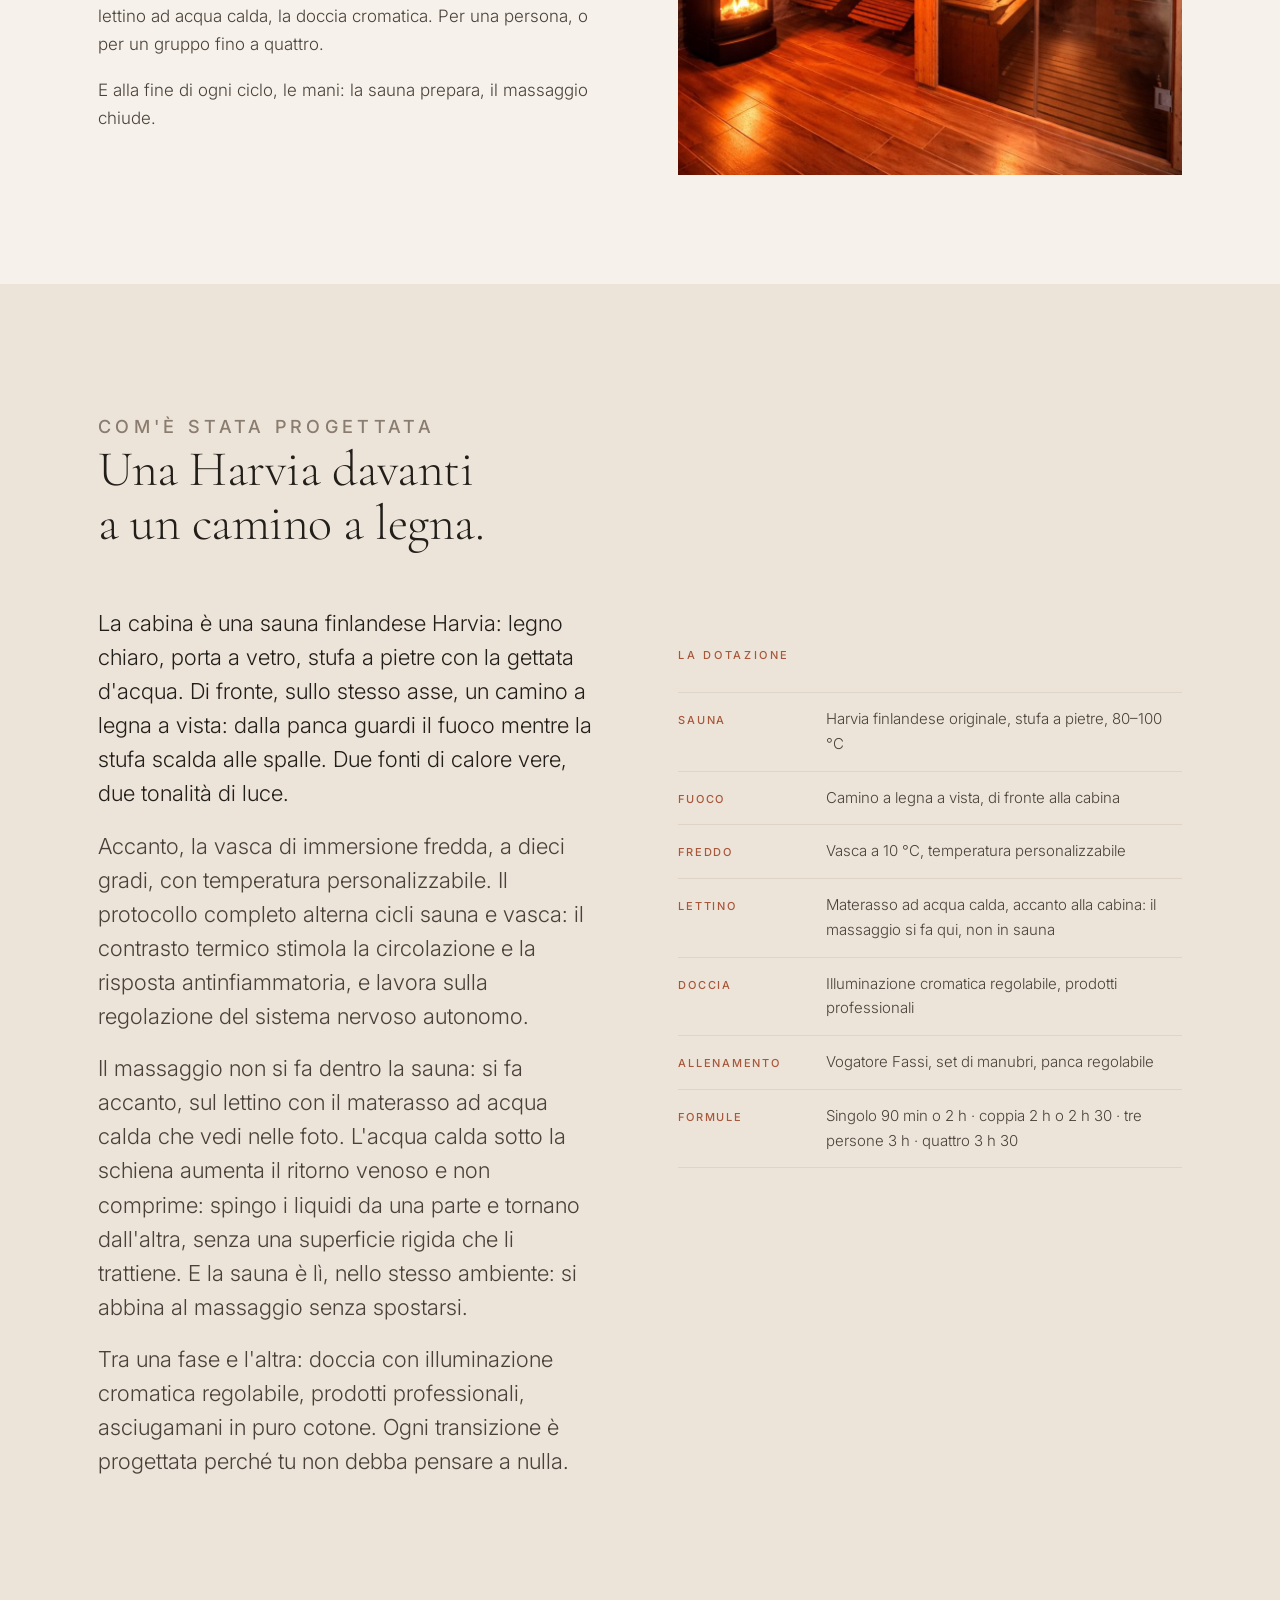
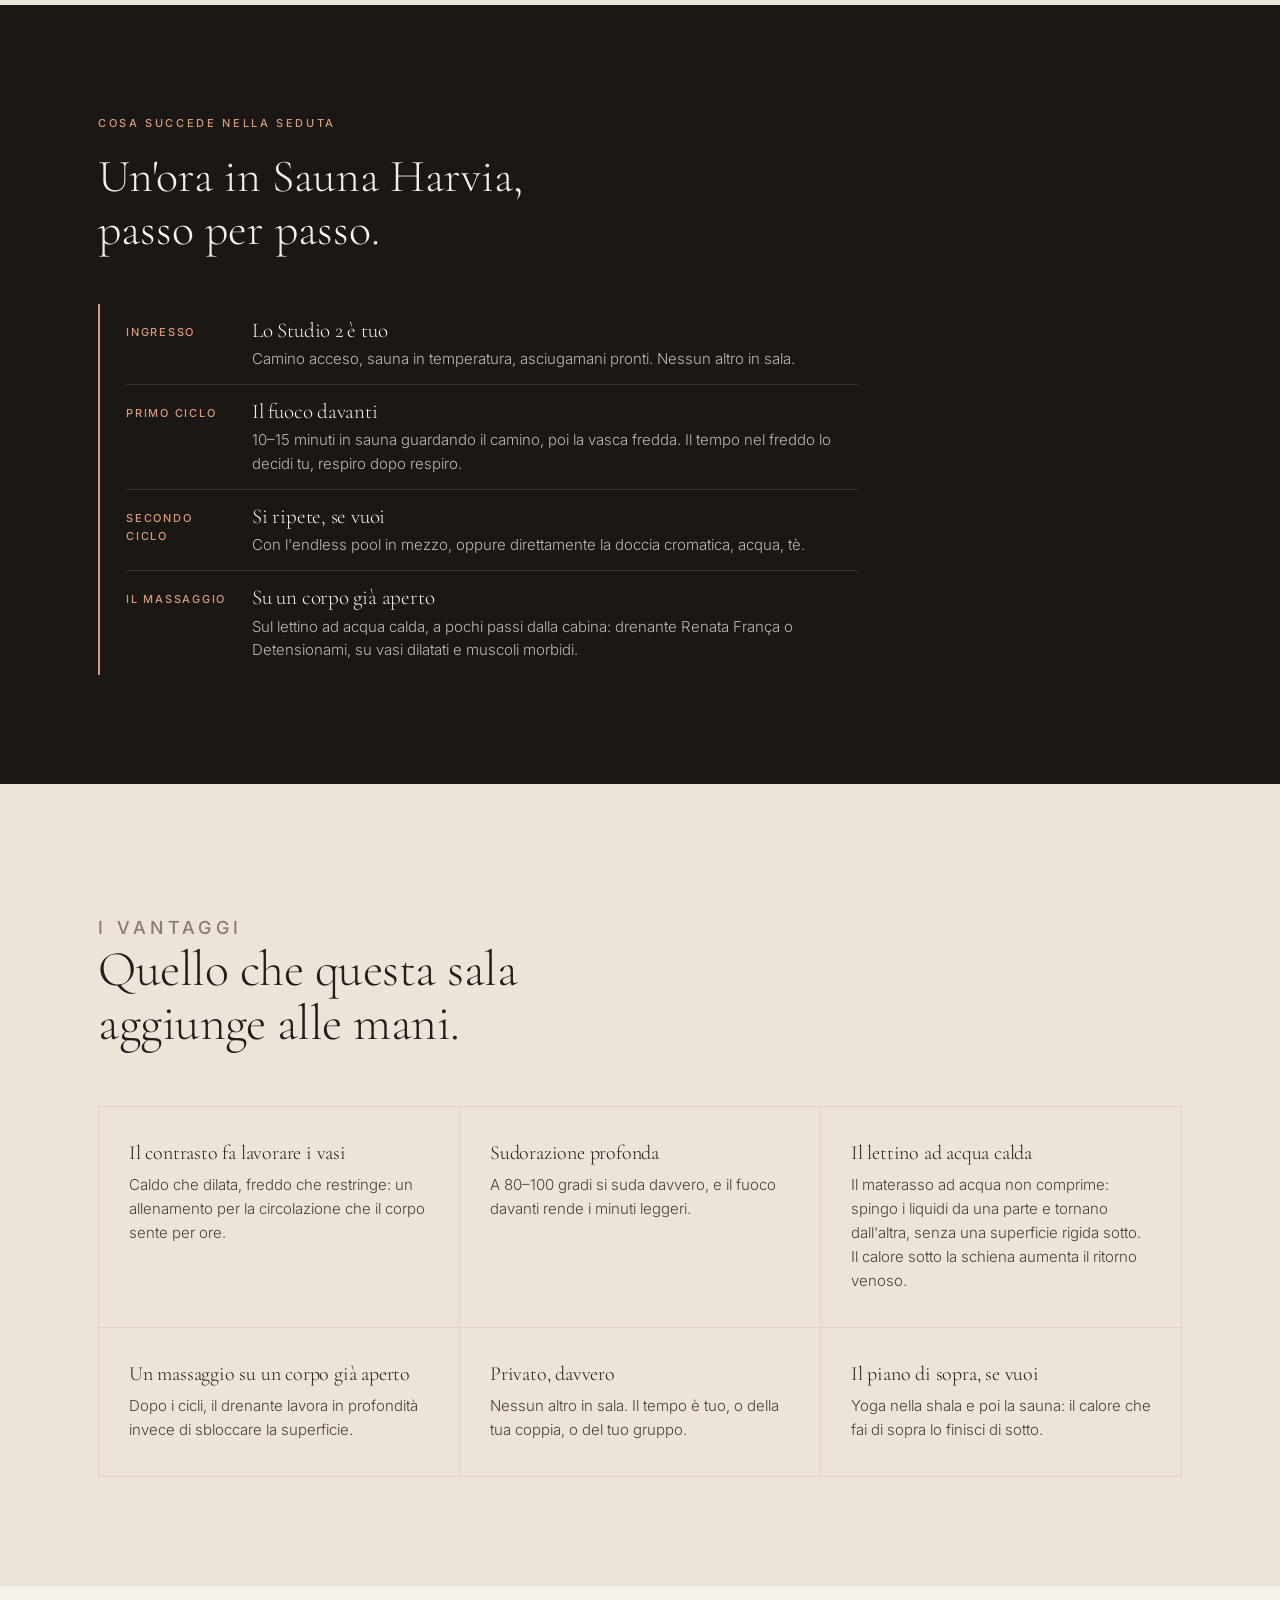
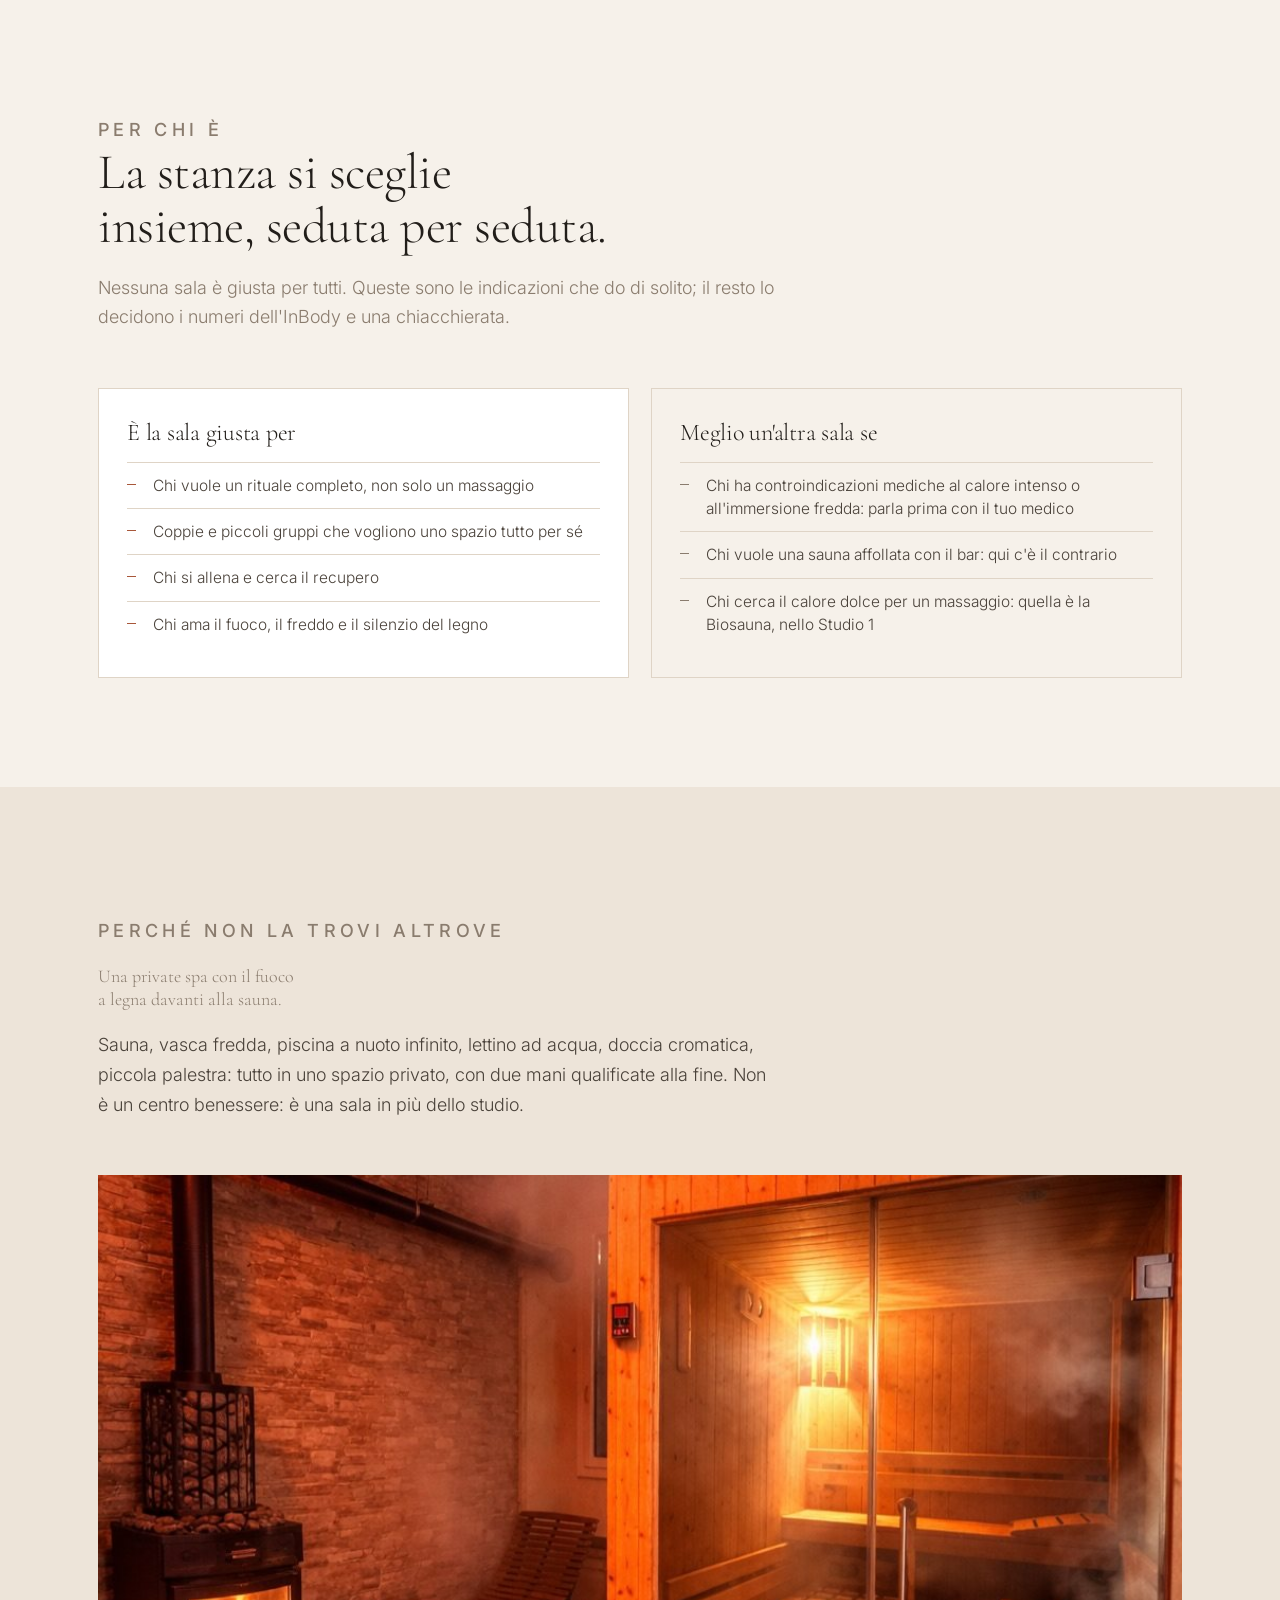
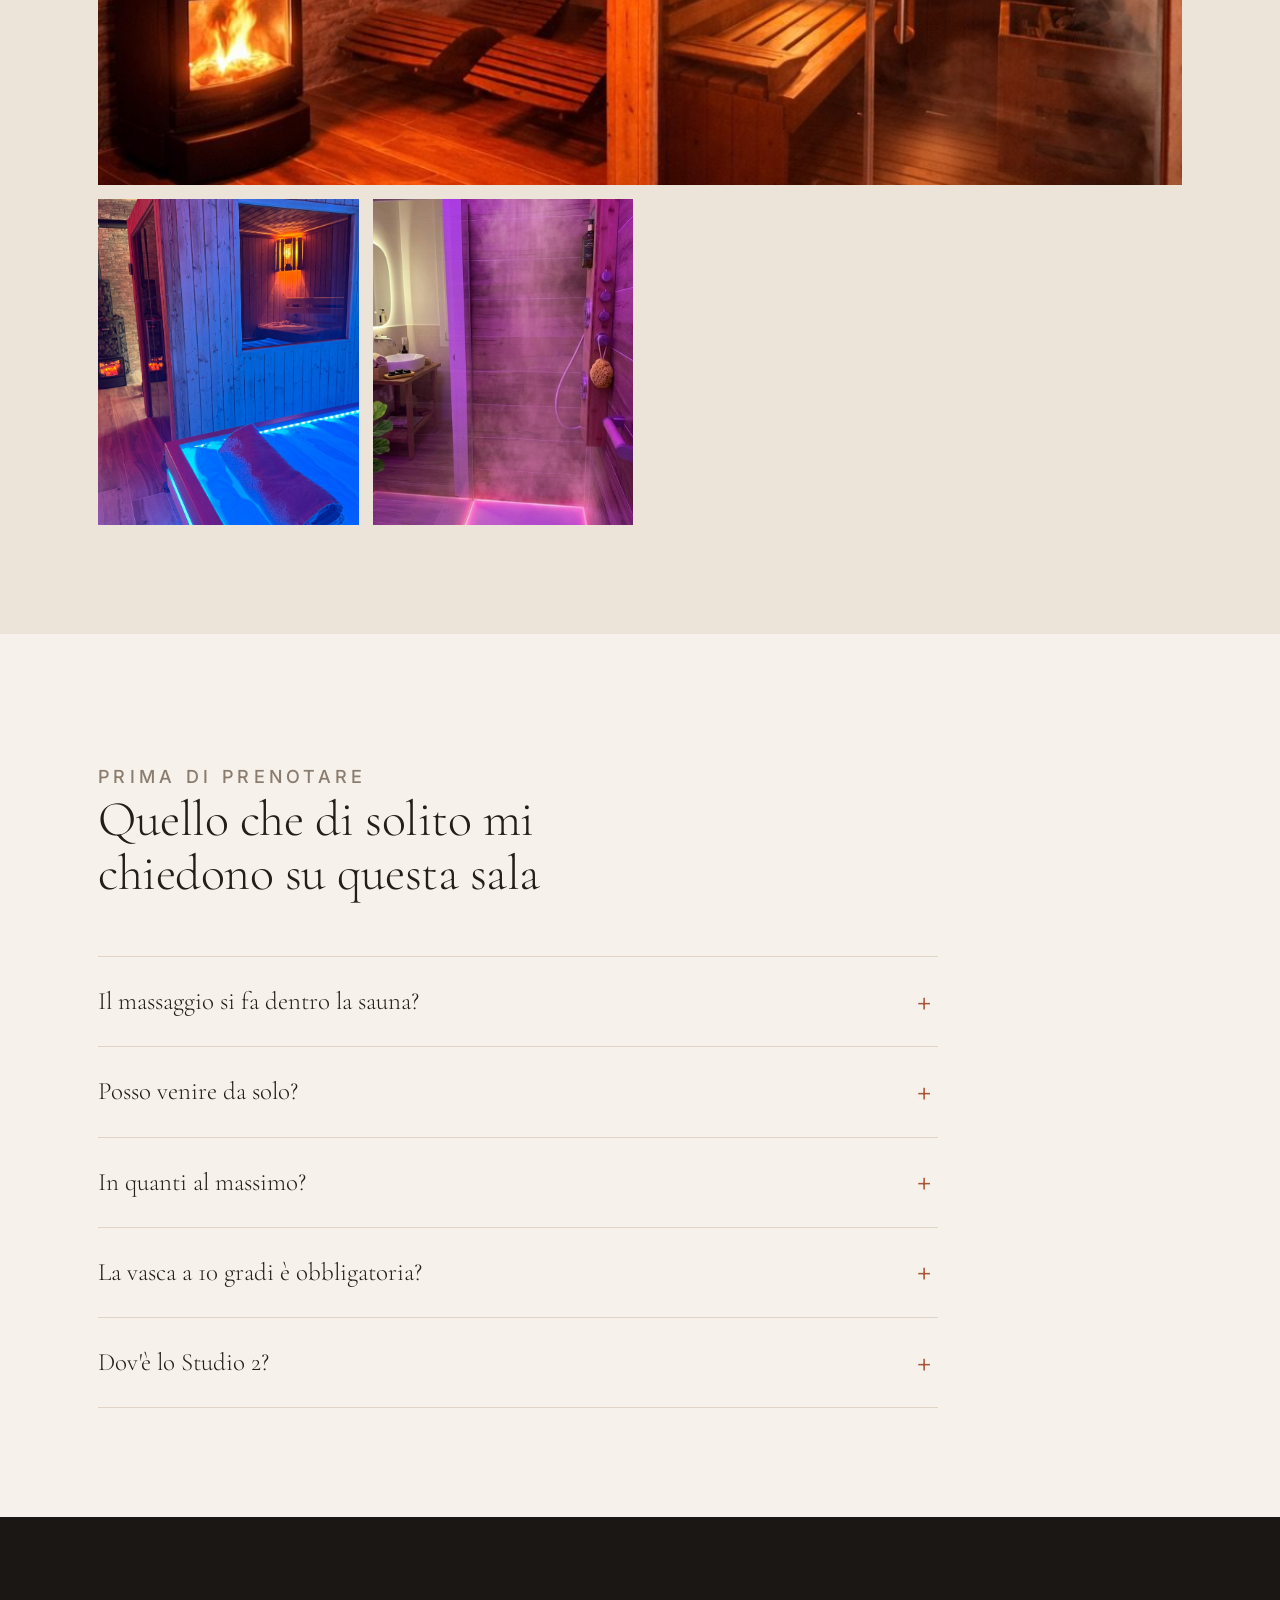
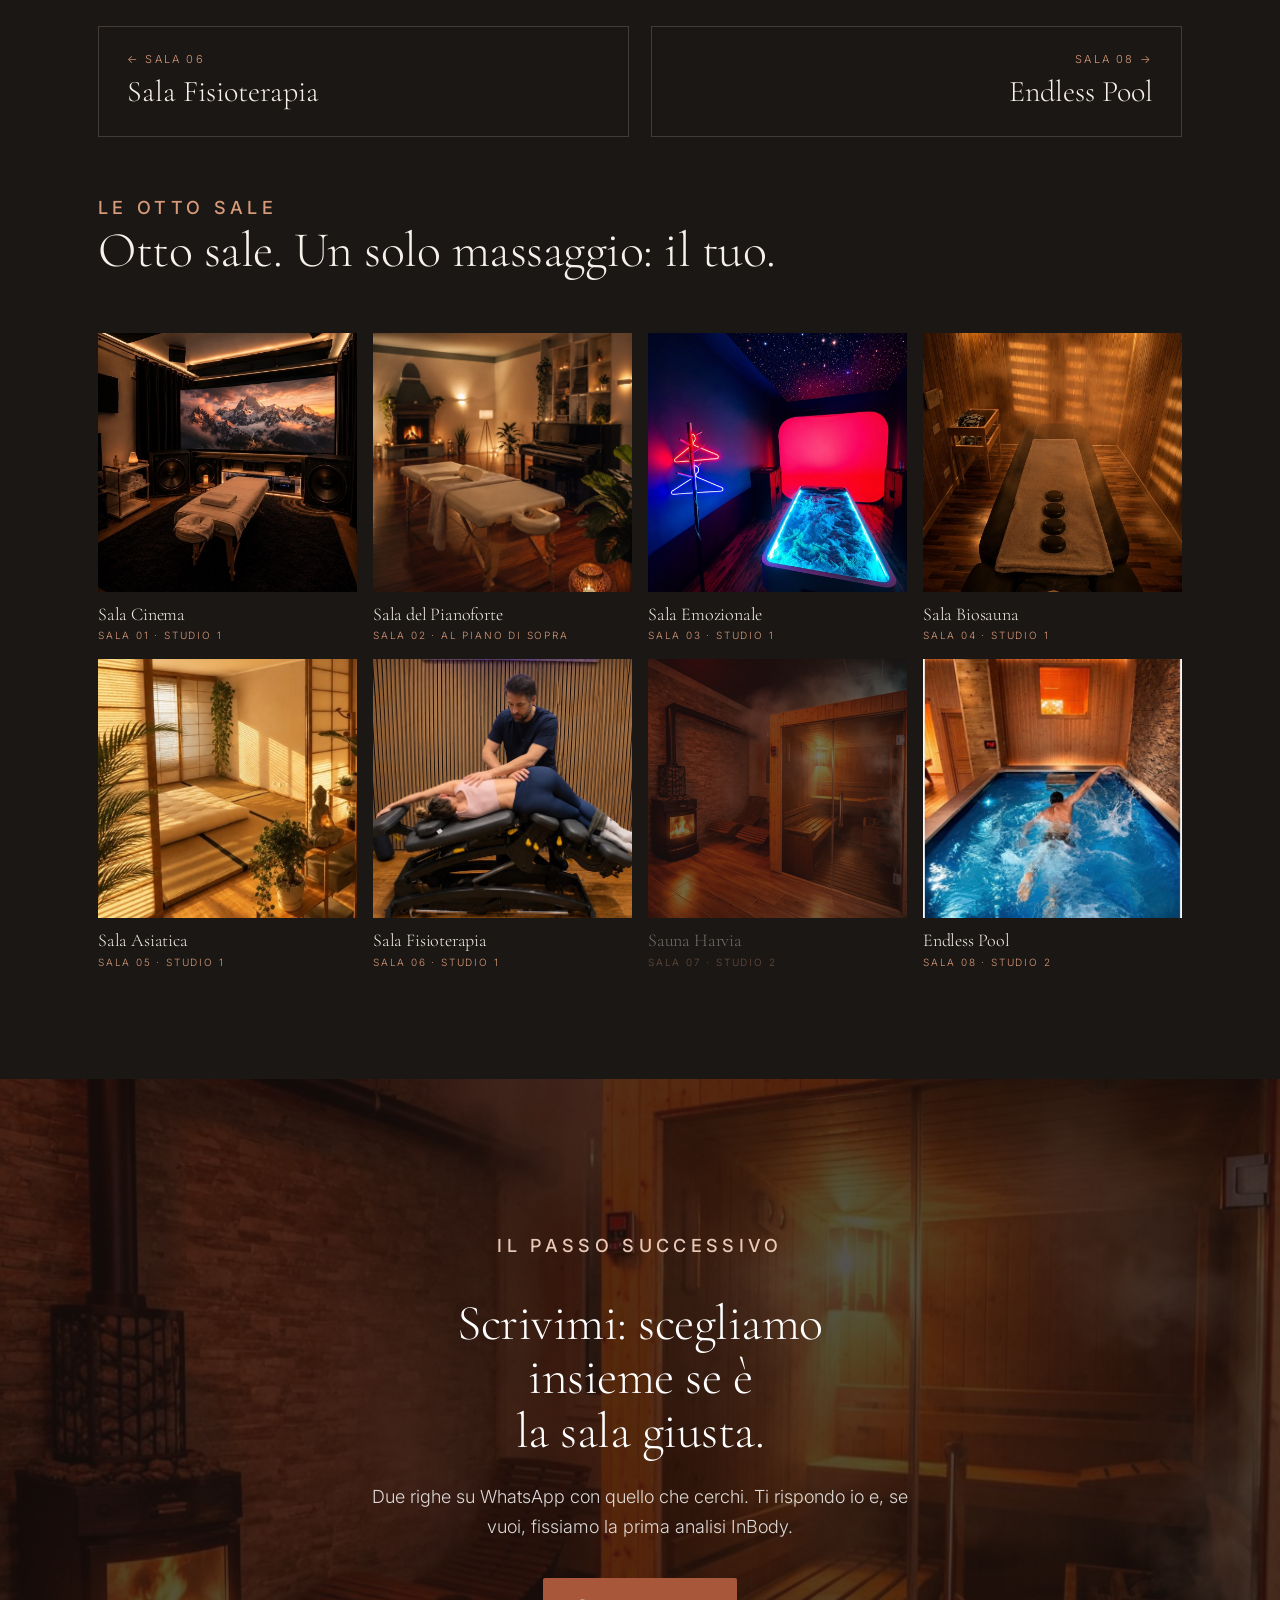
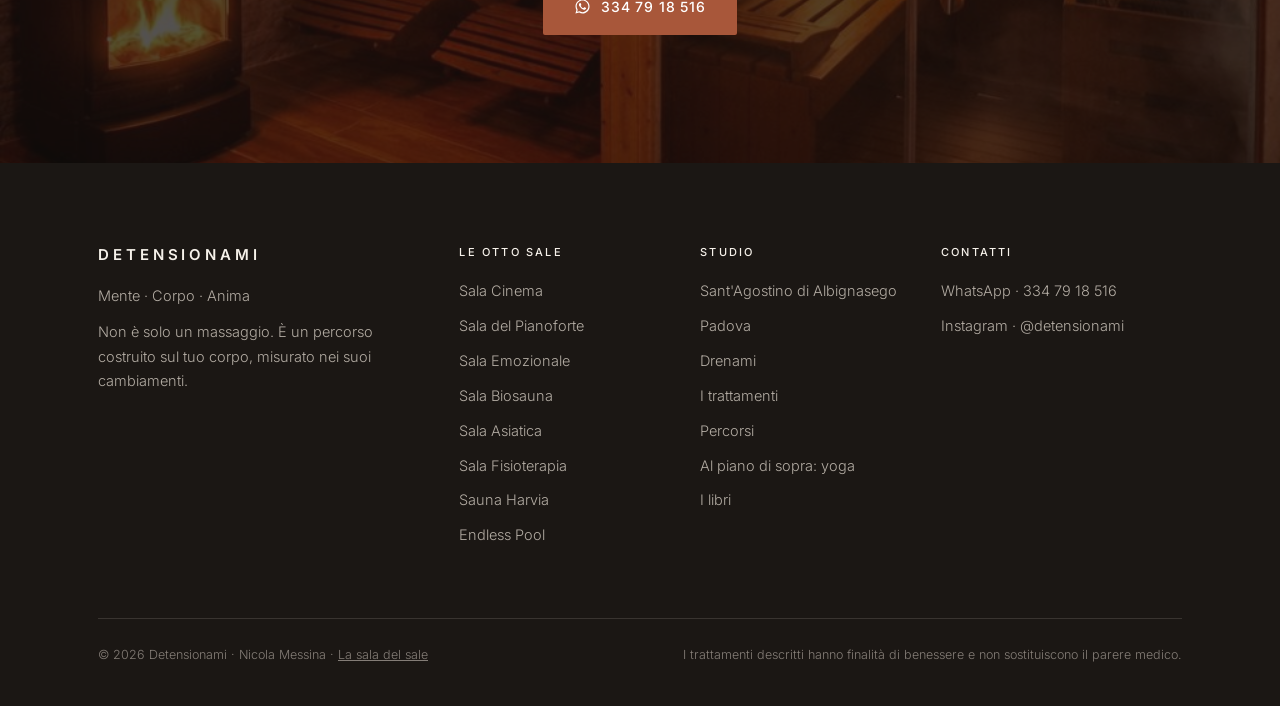
<file: studio/sale/sauna.html>
<!doctype html>
<html lang="it">
<head>
<meta charset="utf-8">
<meta name="viewport" content="width=device-width, initial-scale=1">
<title>Sauna Harvia — Detensionami, Padova</title>
<meta name="description" content="Una sauna finlandese originale Harvia installata davanti a un camino a legna acceso. Cicli sauna e vasca fredda a dieci gradi, poi il massaggio. In uno spazio">
<link rel="preconnect" href="https://fonts.googleapis.com">
<link rel="preconnect" href="https://fonts.gstatic.com" crossorigin>
<link href="https://fonts.googleapis.com/css2?family=Cormorant+Garamond:wght@300;400;500&family=Inter:wght@300;400;500;600&display=swap" rel="stylesheet">
<link rel="stylesheet" href="../studio.css">
<link rel="stylesheet" href="../sala.css">
<script src="../torna.js" defer></script>
<script src="/da.js" defer></script>
</head>
<body>

<header class="site-header">
  <div class="wrap nav">
    <a class="logo" href="../index.html#home">DETENSIONAMI</a>
    <ul class="nav-links">
      <li><a href="../index.html#home">Home</a></li>
      <li><a href="../index.html#sale">Le 8 sale</a></li>
      <li><a href="../index.html#drenami">Drenami</a></li>
      <li><a href="../index.html#trattamenti">Trattamenti</a></li>
      <li><a href="../index.html#percorsi">Percorsi</a></li>
      <li><a href="../index.html#yoga">Al piano di sopra</a></li>
      <li><a href="../index.html#chi-sono">Chi sono</a></li>
    </ul>
    <a class="btn btn-primary" href="https://wa.me/393347918516?text=Ciao%20Nicola%2C%20vorrei%20ricevere%20il%20catalogo%20aggiornato%20dei%20percorsi." target="_blank" rel="noopener">
      <svg class="wa-icon" viewBox="0 0 24 24" fill="currentColor" aria-hidden="true"><path d="M12.04 2C6.58 2 2.13 6.45 2.13 11.91c0 1.75.46 3.45 1.32 4.95L2 22l5.25-1.38a9.9 9.9 0 0 0 4.79 1.22h.01c5.46 0 9.91-4.45 9.91-9.91C21.96 6.45 17.5 2 12.04 2zm0 18.02h-.01a8.2 8.2 0 0 1-4.19-1.15l-.3-.18-3.12.82.83-3.04-.2-.31a8.16 8.16 0 0 1-1.26-4.35c0-4.54 3.7-8.23 8.25-8.23 2.2 0 4.27.86 5.83 2.42a8.18 8.18 0 0 1 2.41 5.82c0 4.54-3.7 8.2-8.24 8.2zm4.52-6.16c-.25-.12-1.47-.72-1.69-.81-.23-.08-.39-.12-.56.13-.16.25-.64.8-.79.97-.14.16-.29.19-.54.06-.25-.12-1.05-.39-1.99-1.23-.74-.66-1.24-1.47-1.38-1.72-.15-.25-.02-.38.11-.51.11-.11.25-.29.37-.43.13-.15.17-.25.25-.41.08-.17.04-.31-.02-.43-.06-.12-.56-1.35-.77-1.85-.2-.48-.4-.42-.56-.43h-.47c-.17 0-.43.06-.66.31-.23.25-.87.85-.87 2.07s.89 2.4 1.02 2.57c.12.17 1.75 2.67 4.24 3.75.59.26 1.05.41 1.41.52.59.19 1.13.16 1.56.1.48-.07 1.47-.6 1.68-1.18.21-.58.21-1.07.14-1.18-.06-.11-.22-.17-.47-.29z"/></svg>
      <span>Richiedi il catalogo</span>
    </a>
    <button class="menu-btn" id="menuBtn" type="button" aria-expanded="false" aria-controls="menu"><span class="bars" aria-hidden="true"></span>Menu</button>
  </div>
</header>

<nav class="menu" id="menu" aria-label="Menu principale">
  <button class="menu-close" id="menuClose" type="button" aria-label="Chiudi menu">×</button>
  <ol>
    <li><a href="../index.html#home"><small>01</small>Home</a></li>
    <li><a href="../index.html#sale"><small>02</small>Le 8 sale</a></li>
    <li><a href="../index.html#drenami"><small>03</small>Drenami</a></li>
    <li><a href="../index.html#trattamenti"><small>04</small>Il tuo trattamento</a></li>
    <li><a href="../index.html#percorsi"><small>05</small>Percorsi</a></li>
    <li><a href="../index.html#yoga"><small>06</small>Al piano di sopra: yoga</a></li>
    <li><a href="../index.html#chi-sono"><small>07</small>Chi sono &amp; contatti</a></li>
  </ol>
  <div class="menu-foot">
    Sant'Agostino di Albignasego · Padova<br>
    <a href="https://wa.me/393347918516" target="_blank" rel="noopener">WhatsApp 334 79 18 516</a> · <a href="https://www.instagram.com/detensionami/" target="_blank" rel="noopener">@detensionami</a>
  </div>
</nav>

<main>

  <section class="rhero" style="--pos:center 50%">
    <img src="../img/sauna-vapore.jpg" alt="Sauna finlandese Harvia con vapore, davanti a un camino a legna acceso">
    <span class="num" aria-hidden="true">07</span>
    <div class="wrap">
      <p class="crumb"><a href="../index.html#sale">Le 8 sale</a> <i>/</i> <span>Sala 07 di 08</span> <i>/</i> <span>Studio 2 · private spa</span></p>
      <h1>Due fuochi veri, davanti. Il resto lo fa il contrasto.</h1>
      <p class="room-tag">Sauna Harvia · Sauna finlandese · fronte camino a legna · vasca fredda a 10 °C · da 1 a 4 persone</p>
      <p class="lede">Una sauna finlandese originale Harvia installata davanti a un camino a legna acceso. Cicli sauna e vasca fredda a dieci gradi, poi il massaggio sul lettino ad acqua calda, nello stesso ambiente. In uno spazio privato, per te o per il tuo gruppo.</p>
      <div class="hero-cta">
        <a class="btn btn-primary" href="https://wa.me/393347918516?text=Ciao%20Nicola%2C%20vorrei%20prenotare%20un%20circuito%20con%20sauna%20e%20massaggio%20nello%20Studio%202." target="_blank" rel="noopener"><svg class="wa-icon" viewBox="0 0 24 24" fill="currentColor" aria-hidden="true"><path d="M12.04 2C6.58 2 2.13 6.45 2.13 11.91c0 1.75.46 3.45 1.32 4.95L2 22l5.25-1.38a9.9 9.9 0 0 0 4.79 1.22h.01c5.46 0 9.91-4.45 9.91-9.91C21.96 6.45 17.5 2 12.04 2zm0 18.02h-.01a8.2 8.2 0 0 1-4.19-1.15l-.3-.18-3.12.82.83-3.04-.2-.31a8.16 8.16 0 0 1-1.26-4.35c0-4.54 3.7-8.23 8.25-8.23 2.2 0 4.27.86 5.83 2.42a8.18 8.18 0 0 1 2.41 5.82c0 4.54-3.7 8.2-8.24 8.2zm4.52-6.16c-.25-.12-1.47-.72-1.69-.81-.23-.08-.39-.12-.56.13-.16.25-.64.8-.79.97-.14.16-.29.19-.54.06-.25-.12-1.05-.39-1.99-1.23-.74-.66-1.24-1.47-1.38-1.72-.15-.25-.02-.38.11-.51.11-.11.25-.29.37-.43.13-.15.17-.25.25-.41.08-.17.04-.31-.02-.43-.06-.12-.56-1.35-.77-1.85-.2-.48-.4-.42-.56-.43h-.47c-.17 0-.43.06-.66.31-.23.25-.87.85-.87 2.07s.89 2.4 1.02 2.57c.12.17 1.75 2.67 4.24 3.75.59.26 1.05.41 1.41.52.59.19 1.13.16 1.56.1.48-.07 1.47-.6 1.68-1.18.21-.58.21-1.07.14-1.18-.06-.11-.22-.17-.47-.29z"/></svg><span>Prenota in questa sala</span></a>
        <a class="btn btn-light" href="#altre">Le altre sale</a>
      </div>
    </div>
  </section>

  <div class="kpis">
    <div class="wrap">
      <div class="kpi"><b>80–100 °C</b><span>la sauna finlandese, pochi minuti alla volta</span></div>
      <div class="kpi"><b>10 °C</b><span>la vasca fredda, temperatura personalizzabile</span></div>
      <div class="kpi"><b>1–4</b><span>persone, da 90 minuti a 3 ore e mezza</span></div>
    </div>
  </div>

  <section id="idea">
    <div class="wrap">
      <div class="split">
        <div class="split-body">
          <p class="eyebrow">Perché esiste</p>
          <p class="quote">Volevo una sauna in cui il fuoco fosse vero e visibile.</p>
          <p>La sauna finlandese è semplice: calore secco e alto, pochi minuti, poi il freddo. Quello che la trasforma in un rito è il contesto: la luce, il legno, il fuoco.</p>
          <p>Lo Studio 2 è nato come spazio privato: niente orari da piscina, niente estranei. Una sauna, una vasca fredda, l'endless pool, il lettino ad acqua calda, la doccia cromatica. Per una persona, o per un gruppo fino a quattro.</p>
          <p>E alla fine di ogni ciclo, le mani: la sauna prepara, il massaggio chiude.</p>
        </div>
        <div class="split-media"><img src="../img/sauna-vapore.jpg" alt="Il vapore nella sauna Harvia e il camino a legna acceso di fronte" loading="lazy"></div>
      </div>
    </div>
  </section>

  <section id="progetto" style="background:var(--sand-2)">
    <div class="wrap">
      <div class="section-head">
        <p class="eyebrow">Com'è stata progettata</p>
        <h2>Una Harvia davanti a un camino a legna.</h2>
      </div>
      <div class="split" style="align-items:start">
        <div class="split-body intro">
          <p>La cabina è una sauna finlandese Harvia: legno chiaro, porta a vetro, stufa a pietre con la gettata d'acqua. Di fronte, sullo stesso asse, un camino a legna a vista: dalla panca guardi il fuoco mentre la stufa scalda alle spalle. Due fonti di calore vere, due tonalità di luce.</p>
          <p>Accanto, la vasca di immersione fredda, a dieci gradi, con temperatura personalizzabile. Il protocollo completo alterna cicli sauna e vasca: il contrasto termico stimola la circolazione e la risposta antinfiammatoria, e lavora sulla regolazione del sistema nervoso autonomo.</p>
          <p>Il massaggio non si fa dentro la sauna: si fa accanto, sul lettino con il materasso ad acqua calda che vedi nelle foto. L'acqua calda sotto la schiena aumenta il ritorno venoso e non comprime: spingo i liquidi da una parte e tornano dall'altra, senza una superficie rigida che li trattiene. E la sauna è lì, nello stesso ambiente: si abbina al massaggio senza spostarsi.</p>
          <p>Tra una fase e l'altra: doccia con illuminazione cromatica regolabile, prodotti professionali, asciugamani in puro cotone. Ogni transizione è progettata perché tu non debba pensare a nulla.</p>
        </div>
        <div class="kit">
          <p class="eyebrow">La dotazione</p>
          <ul class="facts">
            <li><b>Sauna</b> Harvia finlandese originale, stufa a pietre, 80–100 °C</li>
            <li><b>Fuoco</b> Camino a legna a vista, di fronte alla cabina</li>
            <li><b>Freddo</b> Vasca a 10 °C, temperatura personalizzabile</li>
            <li><b>Lettino</b> Materasso ad acqua calda, accanto alla cabina: il massaggio si fa qui, non in sauna</li>
            <li><b>Doccia</b> Illuminazione cromatica regolabile, prodotti professionali</li>
            <li><b>Allenamento</b> Vogatore Fassi, set di manubri, panca regolabile</li>
            <li><b>Formule</b> Singolo 90 min o 2 h · coppia 2 h o 2 h 30 · tre persone 3 h · quattro 3 h 30</li>
          </ul>
        </div>
      </div>
    </div>
  </section>

  <section class="story sala" id="seduta">
    <div class="wrap">
      <p class="eyebrow" style="color:#D89A7A">Cosa succede nella seduta</p>
      <p class="q">Un'ora in Sauna Harvia, passo per passo.</p>
      <div class="steps">
        <div class="tl"><span class="m">Ingresso</span><div><h3>Lo Studio 2 è tuo</h3><p>Camino acceso, sauna in temperatura, asciugamani pronti. Nessun altro in sala.</p></div></div>
        <div class="tl"><span class="m">Primo ciclo</span><div><h3>Il fuoco davanti</h3><p>10–15 minuti in sauna guardando il camino, poi la vasca fredda. Il tempo nel freddo lo decidi tu, respiro dopo respiro.</p></div></div>
        <div class="tl"><span class="m">Secondo ciclo</span><div><h3>Si ripete, se vuoi</h3><p>Con l'endless pool in mezzo, oppure direttamente la doccia cromatica, acqua, tè.</p></div></div>
        <div class="tl"><span class="m">Il massaggio</span><div><h3>Su un corpo già aperto</h3><p>Sul lettino ad acqua calda, a pochi passi dalla cabina: drenante Renata França o Detensionami, su vasi dilatati e muscoli morbidi.</p></div></div>
      </div>
    </div>
  </section>

  <section class="benefits" id="vantaggi">
    <div class="wrap">
      <div class="section-head">
        <p class="eyebrow">I vantaggi</p>
        <h2>Quello che questa sala aggiunge alle mani.</h2>
      </div>
      <div class="benefit-grid">
        <div class="benefit"><h3>Il contrasto fa lavorare i vasi</h3><p>Caldo che dilata, freddo che restringe: un allenamento per la circolazione che il corpo sente per ore.</p></div>
        <div class="benefit"><h3>Sudorazione profonda</h3><p>A 80–100 gradi si suda davvero, e il fuoco davanti rende i minuti leggeri.</p></div>
        <div class="benefit"><h3>Il lettino ad acqua calda</h3><p>Il materasso ad acqua non comprime: spingo i liquidi da una parte e tornano dall'altra, senza una superficie rigida sotto. Il calore sotto la schiena aumenta il ritorno venoso.</p></div>
        <div class="benefit"><h3>Un massaggio su un corpo già aperto</h3><p>Dopo i cicli, il drenante lavora in profondità invece di sbloccare la superficie.</p></div>
        <div class="benefit"><h3>Privato, davvero</h3><p>Nessun altro in sala. Il tempo è tuo, o della tua coppia, o del tuo gruppo.</p></div>
        <div class="benefit"><h3>Il piano di sopra, se vuoi</h3><p>Yoga nella shala e poi la sauna: il calore che fai di sopra lo finisci di sotto.</p></div>
      </div>
    </div>
  </section>

  <section id="per-chi">
    <div class="wrap">
      <div class="section-head">
        <p class="eyebrow">Per chi è</p>
        <h2>La stanza si sceglie insieme, seduta per seduta.</h2>
        <p>Nessuna sala è giusta per tutti. Queste sono le indicazioni che do di solito; il resto lo decidono i numeri dell'InBody e una chiacchierata.</p>
      </div>
      <div class="fit-grid">
        <div class="fit">
          <h3>È la sala giusta per</h3>
          <ul>
            <li>Chi vuole un rituale completo, non solo un massaggio</li>
            <li>Coppie e piccoli gruppi che vogliono uno spazio tutto per sé</li>
            <li>Chi si allena e cerca il recupero</li>
            <li>Chi ama il fuoco, il freddo e il silenzio del legno</li>
          </ul>
        </div>
        <div class="fit no">
          <h3>Meglio un'altra sala se</h3>
          <ul>
            <li>Chi ha controindicazioni mediche al calore intenso o all'immersione fredda: parla prima con il tuo medico</li>
            <li>Chi vuole una sauna affollata con il bar: qui c'è il contrario</li>
            <li>Chi cerca il calore dolce per un massaggio: quella è la Biosauna, nello Studio 1</li>
          </ul>
        </div>
      </div>
    </div>
  </section>

  <section class="unique" id="unica" style="background:var(--sand-2)">
    <div class="wrap">
      <div class="section-head">
        <p class="eyebrow">Perché non la trovi altrove</p>
        <p class="claim">Una private spa con il fuoco a legna davanti alla sauna.</p>
        <p style="color:var(--ink-soft)">Sauna, vasca fredda, piscina a nuoto infinito, lettino ad acqua, doccia cromatica, piccola palestra: tutto in uno spazio privato, con due mani qualificate alla fine. Non è un centro benessere: è una sala in più dello studio.</p>
      </div>
      <div class="gallery">
        <img src="../img/sauna-vapore.jpg" alt="" loading="lazy" class="wide">
        <img src="../img/sauna-vasca.jpg" alt="" loading="lazy">
        <img src="../img/doccia.jpg" alt="" loading="lazy">
      </div>
    </div>
  </section>

  <section id="faq">
    <div class="wrap">
      <div class="section-head">
        <p class="eyebrow">Prima di prenotare</p>
        <h2>Quello che di solito mi chiedono su questa sala</h2>
      </div>
      <div class="faq-list">
        <details><summary>Il massaggio si fa dentro la sauna?</summary><div class="answer"><p>No. Si fa sul lettino ad acqua calda nello stesso ambiente, a pochi passi dalla cabina: la sauna si abbina prima o dopo. Il massaggio dentro una cabina calda è un'altra sala, la Biosauna dello Studio 1.</p></div></details>
        <details><summary>Posso venire da solo?</summary><div class="answer"><p>Sì: 90 minuti con massaggio e sauna, oppure 2 ore con accesso completo alla sala.</p></div></details>
        <details><summary>In quanti al massimo?</summary><div class="answer"><p>Fino a quattro persone, con formule da 2 ore a 3 ore e mezza. Ognuno ha il suo massaggio.</p></div></details>
        <details><summary>La vasca a 10 gradi è obbligatoria?</summary><div class="answer"><p>No. La temperatura si personalizza e il tempo lo decidi tu. Anche solo i piedi va bene, la prima volta.</p></div></details>
        <details><summary>Dov'è lo Studio 2?</summary><div class="answer"><p>A Sant'Agostino di Albignasego, in un ambiente separato dallo Studio 1. L'indirizzo esatto arriva con la conferma dell'appuntamento.</p></div></details>
      </div>
    </div>
  </section>

  <section class="rooms-nav" id="altre">
    <div class="wrap">
      <div class="pn">
        <a class="prev" href="fisioterapia.html"><small>← Sala 06</small>Sala Fisioterapia</a>
        <a class="next" href="endless-pool.html"><small>Sala 08 →</small>Endless Pool</a>
      </div>
      <div class="section-head">
        <p class="eyebrow" style="color:#D89A7A">Le otto sale</p>
        <h2>Otto sale. Un solo massaggio: il tuo.</h2>
      </div>
      <div class="room-grid mini">
        <a class="room" href="cinema.html"><img src="../img/cinema.jpg" alt="" loading="lazy"><h3>Sala Cinema</h3><p class="room-tag">Sala 01 · Studio 1</p></a>
        <a class="room" href="pianoforte.html"><img src="../img/pianoforte.jpg" alt="" loading="lazy"><h3>Sala del Pianoforte</h3><p class="room-tag">Sala 02 · Al piano di sopra</p></a>
        <a class="room" href="emozionale.html"><img src="../img/emozionale.jpg" alt="" loading="lazy"><h3>Sala Emozionale</h3><p class="room-tag">Sala 03 · Studio 1</p></a>
        <a class="room" href="biosauna.html"><img src="../img/biosauna-stones.jpg" alt="" loading="lazy"><h3>Sala Biosauna</h3><p class="room-tag">Sala 04 · Studio 1</p></a>
        <a class="room" href="asiatica.html"><img src="../img/asiatica-luce.jpg" alt="" loading="lazy"><h3>Sala Asiatica</h3><p class="room-tag">Sala 05 · Studio 1</p></a>
        <a class="room" href="fisioterapia.html"><img src="../img/nicola.jpg" alt="" loading="lazy"><h3>Sala Fisioterapia</h3><p class="room-tag">Sala 06 · Studio 1</p></a>
        <a class="room current" href="sauna.html"><img src="../img/sauna-vapore.jpg" alt="" loading="lazy"><h3>Sauna Harvia</h3><p class="room-tag">Sala 07 · Studio 2</p></a>
        <a class="room" href="endless-pool.html"><img src="../img/pool-nuoto.jpg" alt="" loading="lazy"><h3>Endless Pool</h3><p class="room-tag">Sala 08 · Studio 2</p></a>
      </div>
    </div>
  </section>

  <section class="final">
    <img src="../img/sauna-vapore.jpg" alt="" loading="lazy">
    <div class="wrap">
      <p class="eyebrow" style="color:#E9C9B6">Il passo successivo</p>
      <h2>Scrivimi: scegliamo insieme se è la sala giusta.</h2>
      <p>Due righe su WhatsApp con quello che cerchi. Ti rispondo io e, se vuoi, fissiamo la prima analisi InBody.</p>
      <a class="btn btn-primary" href="https://wa.me/393347918516?text=Ciao%20Nicola%2C%20vorrei%20prenotare%20un%20circuito%20con%20sauna%20e%20massaggio%20nello%20Studio%202." target="_blank" rel="noopener"><svg class="wa-icon" viewBox="0 0 24 24" fill="currentColor" aria-hidden="true"><path d="M12.04 2C6.58 2 2.13 6.45 2.13 11.91c0 1.75.46 3.45 1.32 4.95L2 22l5.25-1.38a9.9 9.9 0 0 0 4.79 1.22h.01c5.46 0 9.91-4.45 9.91-9.91C21.96 6.45 17.5 2 12.04 2zm0 18.02h-.01a8.2 8.2 0 0 1-4.19-1.15l-.3-.18-3.12.82.83-3.04-.2-.31a8.16 8.16 0 0 1-1.26-4.35c0-4.54 3.7-8.23 8.25-8.23 2.2 0 4.27.86 5.83 2.42a8.18 8.18 0 0 1 2.41 5.82c0 4.54-3.7 8.2-8.24 8.2zm4.52-6.16c-.25-.12-1.47-.72-1.69-.81-.23-.08-.39-.12-.56.13-.16.25-.64.8-.79.97-.14.16-.29.19-.54.06-.25-.12-1.05-.39-1.99-1.23-.74-.66-1.24-1.47-1.38-1.72-.15-.25-.02-.38.11-.51.11-.11.25-.29.37-.43.13-.15.17-.25.25-.41.08-.17.04-.31-.02-.43-.06-.12-.56-1.35-.77-1.85-.2-.48-.4-.42-.56-.43h-.47c-.17 0-.43.06-.66.31-.23.25-.87.85-.87 2.07s.89 2.4 1.02 2.57c.12.17 1.75 2.67 4.24 3.75.59.26 1.05.41 1.41.52.59.19 1.13.16 1.56.1.48-.07 1.47-.6 1.68-1.18.21-.58.21-1.07.14-1.18-.06-.11-.22-.17-.47-.29z"/></svg><span>334 79 18 516</span></a>
    </div>
  </section>

</main>

<footer class="site-footer">
  <div class="wrap">
    <div class="foot-grid">
      <div>
        <a class="foot-logo" href="../index.html#home">DETENSIONAMI</a>
        <p>Mente · Corpo · Anima</p>
        <p>Non è solo un massaggio. È un percorso costruito sul tuo corpo, misurato nei suoi cambiamenti.</p>
      </div>
      <div>
        <h4>Le otto sale</h4>
        <ul>
          <li><a href="cinema.html">Sala Cinema</a></li>
          <li><a href="pianoforte.html">Sala del Pianoforte</a></li>
          <li><a href="emozionale.html">Sala Emozionale</a></li>
          <li><a href="biosauna.html">Sala Biosauna</a></li>
          <li><a href="asiatica.html">Sala Asiatica</a></li>
          <li><a href="fisioterapia.html">Sala Fisioterapia</a></li>
          <li><a href="sauna.html">Sauna Harvia</a></li>
          <li><a href="endless-pool.html">Endless Pool</a></li>
        </ul>
      </div>
      <div>
        <h4>Studio</h4>
        <ul>
          <li>Sant'Agostino di Albignasego</li>
          <li>Padova</li>
          <li><a href="../index.html#drenami">Drenami</a></li>
          <li><a href="../index.html#trattamenti">I trattamenti</a></li>
          <li><a href="../index.html#percorsi">Percorsi</a></li>
          <li><a href="../index.html#yoga">Al piano di sopra: yoga</a></li>
          <li><a href="../index.html#libri">I libri</a></li>
        </ul>
      </div>
      <div>
        <h4>Contatti</h4>
        <ul>
          <li><a href="https://wa.me/393347918516" target="_blank" rel="noopener">WhatsApp · 334 79 18 516</a></li>
          <li><a href="https://www.instagram.com/detensionami/" target="_blank" rel="noopener">Instagram · @detensionami</a></li>
        </ul>
      </div>
    </div>
    <div class="foot-bottom">
      <span>© 2026 Detensionami · Nicola Messina · <a href="../../">La sala del sale</a></span>
      <span>I trattamenti descritti hanno finalità di benessere e non sostituiscono il parere medico.</span>
    </div>
  </div>
</footer>

<div class="bottom-bar" id="bottomBar">
  <a class="btn btn-primary" href="https://wa.me/393347918516?text=Ciao%20Nicola%2C%20vorrei%20prenotare%20un%20circuito%20con%20sauna%20e%20massaggio%20nello%20Studio%202." target="_blank" rel="noopener"><svg class="wa-icon" viewBox="0 0 24 24" fill="currentColor" aria-hidden="true"><path d="M12.04 2C6.58 2 2.13 6.45 2.13 11.91c0 1.75.46 3.45 1.32 4.95L2 22l5.25-1.38a9.9 9.9 0 0 0 4.79 1.22h.01c5.46 0 9.91-4.45 9.91-9.91C21.96 6.45 17.5 2 12.04 2zm0 18.02h-.01a8.2 8.2 0 0 1-4.19-1.15l-.3-.18-3.12.82.83-3.04-.2-.31a8.16 8.16 0 0 1-1.26-4.35c0-4.54 3.7-8.23 8.25-8.23 2.2 0 4.27.86 5.83 2.42a8.18 8.18 0 0 1 2.41 5.82c0 4.54-3.7 8.2-8.24 8.2zm4.52-6.16c-.25-.12-1.47-.72-1.69-.81-.23-.08-.39-.12-.56.13-.16.25-.64.8-.79.97-.14.16-.29.19-.54.06-.25-.12-1.05-.39-1.99-1.23-.74-.66-1.24-1.47-1.38-1.72-.15-.25-.02-.38.11-.51.11-.11.25-.29.37-.43.13-.15.17-.25.25-.41.08-.17.04-.31-.02-.43-.06-.12-.56-1.35-.77-1.85-.2-.48-.4-.42-.56-.43h-.47c-.17 0-.43.06-.66.31-.23.25-.87.85-.87 2.07s.89 2.4 1.02 2.57c.12.17 1.75 2.67 4.24 3.75.59.26 1.05.41 1.41.52.59.19 1.13.16 1.56.1.48-.07 1.47-.6 1.68-1.18.21-.58.21-1.07.14-1.18-.06-.11-.22-.17-.47-.29z"/></svg><span>Prenota in Sauna Harvia</span></a>
</div>

<script>
(function(){
  var body = document.body, menuBtn = document.getElementById('menuBtn'), menuClose = document.getElementById('menuClose'), bar = document.getElementById('bottomBar');
  function closeMenu(){ body.classList.remove('menu-open'); menuBtn.setAttribute('aria-expanded','false'); }
  menuBtn.addEventListener('click', function(){ body.classList.contains('menu-open') ? closeMenu() : (body.classList.add('menu-open'), menuBtn.setAttribute('aria-expanded','true')); });
  menuClose.addEventListener('click', closeMenu);
  document.addEventListener('keydown', function(e){ if (e.key === 'Escape') closeMenu(); });
  var last = 0;
  window.addEventListener('scroll', function(){
    if (!bar) return;
    var y = window.scrollY || 0;
    bar.classList.toggle('is-hidden', y > last && y > 140);
    last = y;
  }, {passive:true});
})();
</script>

</body>
</html>
</file>
<file: styles.css>
@import url('https://fonts.googleapis.com/css2?family=Cormorant+Garamond:wght@300;400;500&family=Inter:wght@300;400;500;600&display=swap');

/* Detensionami tokens — taken 1:1 from the studio website */
:root{
  /* surfaces */
  --sand:#F6F1EA;
  --sand-2:#EDE4D9;
  --paper:#FFFFFF;
  --espresso:#1B1714;
  /* text */
  --ink:#221E1A;
  --ink-soft:#4A423A;
  --muted:#8A7C6E;
  /* accent */
  --clay:#A8573A;
  --clay-dark:#8E4529;
  /* accents used on dark / photo surfaces */
  --clay-light:#D89A7A;
  --clay-glow:#E0A184;
  --blush:#E9C9B6;
  /* lines */
  --line:#DFD4C6;
  --line-dark:rgba(237,228,217,.16);
  /* type */
  --serif:'Cormorant Garamond', Georgia, 'Times New Roman', serif;
  --sans:'Inter', -apple-system, BlinkMacSystemFont, 'Segoe UI', Roboto, sans-serif;
  /* layout */
  --wrap:1140px;
  --header-h:74px;
  --bar-h:76px;
}

/* Detensionami component styles — extracted from the studio website */
*{box-sizing:border-box}
html{scroll-behavior:auto}
body{
  margin:0; background:var(--sand); color:var(--ink);
  font-family:var(--sans); font-size:17px; line-height:1.65;
  font-weight:300; -webkit-font-smoothing:antialiased;
}
img{max-width:100%; display:block}
a{color:inherit}
a:focus-visible, summary:focus-visible, button:focus-visible{outline:2px solid var(--clay); outline-offset:3px}
[id]{scroll-margin-top:calc(var(--header-h) + 8px)}

.wrap{max-width:var(--wrap); margin:0 auto; padding:0 28px}
.eyebrow{
  font-size:11px; letter-spacing:.24em; text-transform:uppercase;
  font-weight:500; color:var(--clay); margin:0 0 18px;
}
h1,h2,h3{font-family:var(--serif); font-weight:300; letter-spacing:-.01em; margin:0; text-wrap:balance}
h1{font-size:clamp(36px,6.4vw,74px); line-height:1.04}
h2{font-size:clamp(32px,4.4vw,50px); line-height:1.08}
h3{font-size:24px; line-height:1.2}
p{margin:0 0 18px}
section{padding:clamp(70px,8.5vw,120px) 0}
.mobile-only{display:none}

/* ---------- buttons ---------- */
.btn{
  display:inline-flex; align-items:center; justify-content:center; gap:10px;
  font-family:var(--sans); font-size:14px; font-weight:500; letter-spacing:.06em;
  text-transform:uppercase; text-decoration:none;
  padding:16px 30px; border-radius:2px; border:1px solid transparent;
  transition:background .2s ease, color .2s ease, border-color .2s ease;
  cursor:pointer;
}
.btn-primary{background:var(--clay); color:#fff}
.btn-primary:hover{background:var(--clay-dark)}
.btn-ghost{background:transparent; color:var(--ink); border-color:var(--ink)}
.btn-ghost:hover{background:var(--ink); color:var(--sand)}
.btn-light{background:transparent; color:#fff; border-color:rgba(255,255,255,.6)}
.btn-light:hover{background:#fff; color:var(--ink)}
.wa-icon{width:17px; height:17px; flex:none}

/* ---------- header ---------- */
.site-header{
  position:sticky; top:0; z-index:50;
  background:rgba(246,241,234,.94); backdrop-filter:blur(10px);
  border-bottom:1px solid var(--line);
}
.nav{display:flex; align-items:center; justify-content:space-between; height:var(--header-h); gap:16px}
.logo{
  font-family:var(--sans); font-size:15px; font-weight:600;
  letter-spacing:.26em; text-decoration:none;
}
.nav-links{display:flex; gap:30px; list-style:none; margin:0; padding:0}
.nav-links a{
  text-decoration:none; font-size:13px; letter-spacing:.1em;
  text-transform:uppercase; color:var(--ink-soft); font-weight:400;
}
.nav-links a:hover{color:var(--clay)}
.nav .btn{padding:12px 22px; font-size:12px}
.menu-btn{
  display:none; align-items:center; gap:10px;
  background:none; border:1px solid var(--ink); border-radius:2px;
  padding:10px 14px; font-family:var(--sans); font-size:12px; letter-spacing:.12em;
  text-transform:uppercase; color:var(--ink); cursor:pointer;
}
.menu-btn .bars{display:block; width:18px; height:12px; position:relative}
.menu-btn .bars::before,.menu-btn .bars::after{
  content:''; position:absolute; left:0; right:0; height:1.5px; background:currentColor;
  transition:transform .2s ease, top .2s ease;
}
.menu-btn .bars::before{top:0}
.menu-btn .bars::after{top:10px}
body.menu-open .menu-btn .bars::before{top:5px; transform:rotate(45deg)}
body.menu-open .menu-btn .bars::after{top:5px; transform:rotate(-45deg)}

/* full-screen menu (mobile) */
.menu{
  position:fixed; inset:0; z-index:60; background:var(--espresso); color:var(--sand);
  display:none; flex-direction:column; padding:calc(var(--header-h) + 24px) 28px 40px;
}
body.menu-open .menu{display:flex}
body.menu-open{overflow:hidden}
.menu .menu-close{
  position:absolute; top:18px; right:22px; background:none; border:0; color:var(--sand);
  font-size:34px; line-height:1; cursor:pointer; padding:8px 12px; font-weight:300;
}
.menu ol{list-style:none; margin:0; padding:0; counter-reset:m}
.menu li{border-bottom:1px solid rgba(237,228,217,.16)}
.menu li a{
  display:flex; align-items:baseline; gap:18px; text-decoration:none;
  font-family:var(--serif); font-size:34px; line-height:1.1; padding:20px 0;
}
.menu li a small{
  font-family:var(--sans); font-size:11px; letter-spacing:.2em; color:var(--clay-light); width:26px; flex:none;
}
.menu .menu-foot{margin-top:auto; padding-top:28px; font-size:13px; color:rgba(237,228,217,.6); line-height:1.7}
.menu .menu-foot a{text-decoration:none; color:var(--sand)}

/* fixed bottom bar (mobile) */
.bottom-bar{
  display:none; position:fixed; left:0; right:0; bottom:0; z-index:55;
  padding:10px 14px calc(10px + env(safe-area-inset-bottom));
  background:rgba(246,241,234,.96); backdrop-filter:blur(10px);
  border-top:1px solid var(--line);
  transition:transform .25s ease;
}
.bottom-bar .btn{width:100%; padding:16px 18px; font-size:13px}
.bottom-bar.is-hidden{transform:translateY(110%)}

/* page prev/next (mobile) */
.page-next{
  display:none; border-top:1px solid var(--line);
  padding:30px 28px 40px; text-align:center;
}
.page-next a{
  text-decoration:none; font-family:var(--serif); font-size:26px; color:var(--ink);
}
.page-next a small{
  display:block; font-family:var(--sans); font-size:11px; letter-spacing:.2em;
  text-transform:uppercase; color:var(--clay); margin-bottom:8px;
}
.sale + .page-next, .page-next.on-dark{background:var(--espresso); color:var(--sand); border-color:rgba(237,228,217,.16)}
.page-next.on-dark a{color:var(--sand)}

/* ---------- hero ---------- */
.hero{
  position:relative; display:flex; align-items:flex-end;
  padding:0; color:#fff; overflow:hidden;
}
.hero>img{
  position:absolute; inset:0; width:100%; height:100%;
  object-fit:cover; object-position:center 45%; z-index:0;
}
.hero::after{
  content:''; position:absolute; inset:0; z-index:1;
  background:linear-gradient(to top, rgba(20,16,13,.94) 0%, rgba(20,16,13,.62) 45%, rgba(20,16,13,.22) 100%);
}
.hero .wrap{position:relative; z-index:2; padding-top:clamp(120px,20vw,240px); padding-bottom:clamp(52px,7vw,86px); width:100%}
.hero .eyebrow{color:var(--blush)}
.hero h1{max-width:16ch}
.hero .lede{
  font-size:clamp(17px,2vw,21px); max-width:52ch;
  margin:24px 0 34px; color:rgba(255,255,255,.87); font-weight:300;
}
.hero-cta{display:flex; flex-wrap:wrap; gap:14px}

/* ---------- strip ---------- */
.strip{background:var(--espresso); color:var(--sand-2)}
.strip .wrap{
  display:flex; flex-wrap:wrap; justify-content:center; gap:14px 52px;
  padding-top:22px; padding-bottom:22px;
  font-size:12px; letter-spacing:.16em; text-transform:uppercase; text-align:center;
}
.strip span{opacity:.82}

/* ---------- intro ---------- */
.intro{max-width:720px}
.intro p{font-size:clamp(18px,2.1vw,22px); line-height:1.55; color:var(--ink-soft)}
.intro p:first-of-type{color:var(--ink)}

/* ---------- explore tiles (mobile home) ---------- */
.explore{padding:0 0 clamp(60px,8vw,100px)}
.tiles{display:grid; grid-template-columns:1fr 1fr; gap:12px}
.tile{
  position:relative; display:block; aspect-ratio:1/1.05; overflow:hidden;
  text-decoration:none; color:#fff; background:var(--espresso);
}
.tile img{width:100%; height:100%; object-fit:cover; opacity:.85}
.tile span{
  position:absolute; left:14px; right:14px; bottom:14px;
  font-family:var(--serif); font-size:22px; line-height:1.1;
  text-shadow:0 1px 10px rgba(0,0,0,.6);
}
.tile small{
  position:absolute; left:14px; top:12px; font-size:10px; letter-spacing:.2em;
  text-transform:uppercase; color:var(--blush);
}

/* ---------- benefits ---------- */
.benefits{background:var(--sand-2)}
.benefit-grid{
  display:grid; grid-template-columns:repeat(3,1fr); gap:1px;
  margin-top:56px; background:var(--line); border:1px solid var(--line);
}
.benefit{background:var(--sand-2); padding:34px 30px}
.benefit h3{font-size:20px; margin-bottom:8px}
.benefit p{font-size:15px; color:var(--ink-soft); margin:0; line-height:1.6}
@media(max-width:900px){ .benefit-grid{grid-template-columns:repeat(2,1fr)} }
@media(max-width:600px){ .benefit-grid{grid-template-columns:1fr} }

/* ---------- trattamenti ---------- */
.treat-grid{display:grid; grid-template-columns:repeat(3,1fr); gap:22px}
@media(max-width:900px){ .treat-grid{grid-template-columns:1fr 1fr} }
@media(max-width:600px){ .treat-grid{grid-template-columns:1fr} }
.treat{background:var(--paper); border:1px solid var(--line); padding:30px 28px}
.treat .t-meta{
  font-size:10.5px; letter-spacing:.2em; text-transform:uppercase;
  color:var(--clay); font-weight:500; margin:0 0 12px;
}
.treat h3{font-size:24px; margin-bottom:10px}
.treat p{font-size:15px; color:var(--ink-soft); margin:0; line-height:1.6}

/* ---------- percorsi ---------- */
.section-head{max-width:680px; margin-bottom:56px}
.section-head p{color:var(--muted); font-size:18px; margin:20px 0 0}
.cards{display:grid; grid-template-columns:repeat(2,1fr); gap:26px}
@media(max-width:860px){ .cards{grid-template-columns:1fr} }
.card{
  background:var(--paper); border:1px solid var(--line);
  padding:40px 36px 34px; display:flex; flex-direction:column;
  position:relative;
}
.card.featured{background:var(--espresso); color:var(--sand); border-color:var(--espresso)}
.card.featured .card-meta,.card.featured li{color:rgba(237,228,217,.78)}
.card.featured .card-rule{background:rgba(237,228,217,.2)}
.tag{
  position:absolute; top:-1px; right:-1px;
  background:var(--clay); color:#fff; font-size:10px; font-weight:600;
  letter-spacing:.18em; text-transform:uppercase; padding:8px 14px;
}
.card-meta{
  font-size:11px; letter-spacing:.2em; text-transform:uppercase;
  color:var(--muted); margin-bottom:14px; font-weight:500;
}
.card h3{font-size:30px; margin-bottom:6px}
.card-format{
  font-family:var(--serif); font-size:20px; color:var(--clay);
  margin:0 0 22px;
}
.card.featured .card-format{color:var(--clay-glow)}
.card-rule{height:1px; background:var(--line); margin:0 0 22px}
.card ul{list-style:none; margin:0 0 28px; padding:0; font-size:15.5px; color:var(--ink-soft)}
.card li{padding:9px 0 9px 26px; position:relative; line-height:1.5}
.card li::before{
  content:''; position:absolute; left:0; top:17px;
  width:9px; height:1px; background:var(--clay);
}
.card .btn{margin-top:auto; align-self:flex-start}

.price-note{
  margin-top:38px; padding:26px 30px;
  border:1px dashed var(--line); background:var(--paper);
  display:flex; flex-wrap:wrap; align-items:center; justify-content:space-between; gap:20px;
}
.price-note p{margin:0; font-size:16px; color:var(--ink-soft); max-width:62ch}
.price-note strong{font-weight:500; color:var(--ink)}

/* ---------- split ---------- */
.split{display:grid; grid-template-columns:1fr 1fr; gap:clamp(34px,6vw,80px); align-items:center}
.split.reverse .split-media{order:2}
@media(max-width:860px){ .split{grid-template-columns:1fr} .split.reverse .split-media{order:0} }
.split-media img{width:100%; max-height:620px; object-fit:cover}
.split-body p{color:var(--ink-soft)}
.quote{
  font-family:var(--serif); font-size:clamp(26px,3.2vw,36px); line-height:1.25;
  color:var(--ink); margin:0 0 22px;
}
.facts{list-style:none; margin:28px 0 0; padding:0; border-top:1px solid var(--line)}
.facts li{
  padding:14px 0; border-bottom:1px solid var(--line);
  font-size:15px; color:var(--ink-soft);
  display:flex; gap:16px; align-items:baseline;
}
.facts li b{
  font-weight:500; color:var(--clay); font-size:11px;
  letter-spacing:.16em; text-transform:uppercase; flex:none; width:112px;
}
.facts li a{text-decoration:none; border-bottom:1px solid var(--line)}

/* ---------- sale ---------- */
.sale{background:var(--espresso); color:var(--sand)}
.sale h2{color:var(--sand)}
.sale .section-head{max-width:760px}
.sale .section-head p{color:rgba(237,228,217,.7)}
.room-grid{display:grid; grid-template-columns:repeat(4,1fr); gap:22px}
@media(max-width:980px){ .room-grid{grid-template-columns:repeat(2,1fr)} }
@media(max-width:520px){ .room-grid{grid-template-columns:1fr} }
.room img{width:100%; aspect-ratio:4/5; object-fit:cover}
.room h3{font-size:21px; margin:18px 0 5px}
.room .room-tag{
  font-size:10.5px; letter-spacing:.18em; text-transform:uppercase;
  color:var(--clay-light); margin:0 0 10px;
}
.room p{font-size:14px; color:rgba(237,228,217,.7); margin:0; line-height:1.6}
.room-note{
  margin-top:48px; padding-top:34px; border-top:1px solid rgba(237,228,217,.16);
  display:grid; grid-template-columns:120px 1fr; gap:26px; align-items:center;
}
.room-note img{width:120px; height:120px; object-fit:cover}
.room-note p{margin:0; font-size:15px; color:rgba(237,228,217,.72); max-width:64ch}
.room-note b{font-weight:500; color:var(--sand)}
@media(max-width:520px){ .room-note{grid-template-columns:1fr} .room-note img{width:100%; height:180px} }

/* ---------- storia (percorsi) ---------- */
.story{background:var(--espresso); color:var(--sand)}
.story .q{font-family:var(--serif); font-size:clamp(28px,4vw,46px); line-height:1.15; max-width:22ch; margin:0 0 18px; color:var(--sand); text-wrap:balance}
.story .a{font-family:var(--serif); font-size:clamp(22px,2.8vw,30px); color:var(--clay-glow); margin:0 0 40px}
.story .day{max-width:62ch; color:rgba(237,228,217,.82); font-size:17px}
.story .day p{margin:0 0 14px}
.story .last{font-family:var(--serif); font-size:clamp(20px,2.4vw,26px); color:var(--sand); margin-top:26px}

/* ---------- quello che noti (sale) ---------- */
.notice{margin-top:64px; padding-top:44px; border-top:1px solid rgba(237,228,217,.16)}
.notice ul{list-style:none; margin:24px 0 0; padding:0; max-width:680px}
.notice li{font-family:var(--serif); font-size:clamp(21px,2.6vw,28px); line-height:1.25; padding:14px 0; border-bottom:1px solid rgba(237,228,217,.12)}
.notice li:last-child{color:var(--clay-glow)}

/* ---------- drenami ---------- */
.claim{font-family:var(--serif); font-size:clamp(24px,3vw,34px); line-height:1.25; max-width:24ch; margin:0 0 22px; text-wrap:balance}
.dren-grid{display:grid; grid-template-columns:repeat(2,1fr); gap:22px; margin-top:44px}
@media(max-width:700px){ .dren-grid{grid-template-columns:1fr} }
.dren{background:var(--paper); border:1px solid var(--line); padding:30px 28px}
.dren h3{font-size:24px; margin-bottom:10px}
.dren p{margin:0; font-size:15.5px; color:var(--ink-soft); line-height:1.6}
.tile.wide{grid-column:1/-1; aspect-ratio:2/1}

/* ---------- membership ---------- */
.member-head h2{max-width:20ch}
.vs-grid{display:grid; grid-template-columns:1fr 1fr; gap:22px; margin-top:44px}
@media(max-width:760px){ .vs-grid{grid-template-columns:1fr} }
.vs{padding:30px 28px; border:1px solid var(--line); background:var(--paper)}
.vs.win{background:var(--espresso); color:var(--sand); border-color:var(--espresso)}
.vs .vs-lbl{font-size:11px; letter-spacing:.2em; text-transform:uppercase; font-weight:500; color:var(--muted); margin:0 0 10px}
.vs.win .vs-lbl{color:var(--clay-light)}
.vs h3{font-size:26px; margin-bottom:16px}
.vs ul{list-style:none; margin:0; padding:0; font-size:15.5px; color:var(--ink-soft)}
.vs.win ul{color:rgba(237,228,217,.82)}
.vs li{padding:10px 0 10px 26px; position:relative; border-top:1px solid var(--line); line-height:1.5}
.vs.win li{border-top-color:rgba(237,228,217,.16)}
.vs li::before{content:''; position:absolute; left:0; top:20px; width:9px; height:1px; background:var(--clay)}
.cards.three{grid-template-columns:repeat(3,1fr)}
@media(max-width:980px){ .cards.three{grid-template-columns:1fr} }
.tl-wrap{display:grid; grid-template-columns:.9fr 1.1fr; gap:clamp(30px,5vw,70px); align-items:center}
@media(max-width:860px){ .tl-wrap{grid-template-columns:1fr} }
.timeline{border-left:2px solid var(--clay); padding-left:26px}
.tl{display:grid; grid-template-columns:82px 1fr; gap:16px; padding:14px 0; border-bottom:1px solid var(--line)}
.tl:last-child{border-bottom:0}
.tl .m{font-size:11px; letter-spacing:.16em; text-transform:uppercase; color:var(--clay); font-weight:500; padding-top:5px}
.tl h3{font-size:21px; margin-bottom:4px}
.tl p{margin:0; font-size:15px; color:var(--ink-soft); line-height:1.55}

/* ---------- libri ---------- */
.books{list-style:none; margin:0; padding:0; border-top:1px solid var(--line)}
.books li{
  display:grid; grid-template-columns:118px 1fr; gap:18px;
  padding:16px 0; border-bottom:1px solid var(--line); align-items:baseline;
}
.books .when{
  font-size:11px; letter-spacing:.14em; text-transform:uppercase;
  color:var(--clay); font-weight:500; font-variant-numeric:tabular-nums;
}
.books .when small{display:block; color:var(--muted); letter-spacing:.08em; margin-top:3px; font-size:10px}
.books h3{font-size:21px; margin:0 0 3px}
.books p{margin:0; font-size:14.5px; color:var(--ink-soft); line-height:1.55}
@media(max-width:520px){ .books li{grid-template-columns:1fr; gap:6px} }

/* ---------- contatti ---------- */
.contact-grid{display:grid; grid-template-columns:1fr 1fr; gap:clamp(30px,5vw,70px)}
@media(max-width:760px){ .contact-grid{grid-template-columns:1fr} }
.contact-grid h3{font-size:22px; margin-bottom:14px}
.contact-grid p{color:var(--ink-soft); font-size:16px}
.contact-list{list-style:none; margin:0; padding:0; border-top:1px solid var(--line)}
.contact-list li{border-bottom:1px solid var(--line)}
.contact-list a{
  display:flex; justify-content:space-between; align-items:center; gap:14px;
  padding:16px 0; text-decoration:none; font-size:16px;
}
.contact-list a span{color:var(--muted); font-size:12px; letter-spacing:.14em; text-transform:uppercase}
.contact-list a:hover{color:var(--clay)}

/* ---------- faq ---------- */
.faq-list{max-width:840px; border-top:1px solid var(--line)}
details{border-bottom:1px solid var(--line)}
summary{
  list-style:none; cursor:pointer; padding:24px 46px 24px 0;
  font-family:var(--serif); font-size:clamp(20px,2.3vw,25px);
  position:relative; color:var(--ink);
}
summary::-webkit-details-marker{display:none}
summary::after{
  content:'+'; position:absolute; right:6px; top:50%; transform:translateY(-50%);
  font-family:var(--sans); font-weight:300; font-size:26px; color:var(--clay);
}
details[open] summary::after{content:'\2013'}
summary:hover{color:var(--clay)}
details .answer{padding:0 60px 26px 0; color:var(--ink-soft); font-size:16px}
details .answer p:last-child{margin-bottom:0}

/* ---------- terms ---------- */
.terms{background:var(--sand-2)}
.terms-grid{display:grid; grid-template-columns:repeat(2,1fr); gap:0 60px}
@media(max-width:760px){ .terms-grid{grid-template-columns:1fr} }
.terms-grid ul{margin:0; padding:0}
.terms-grid li{
  list-style:none; padding:16px 0 16px 24px; position:relative;
  border-bottom:1px solid var(--line); font-size:15px; color:var(--ink-soft);
}
.terms-grid li::before{
  content:''; position:absolute; left:0; top:25px;
  width:8px; height:1px; background:var(--clay);
}

/* ---------- final cta ---------- */
.final{
  position:relative; color:#fff; text-align:center; overflow:hidden;
  padding:clamp(88px,10vw,140px) 0;
}
.final>img{position:absolute; inset:0; width:100%; height:100%; object-fit:cover; z-index:0}
.final::after{content:''; position:absolute; inset:0; background:rgba(20,16,13,.72); z-index:1}
.final .wrap{position:relative; z-index:2}
.final h2{max-width:18ch; margin:0 auto; color:#fff}
.final p{
  max-width:52ch; margin:24px auto 36px;
  color:rgba(255,255,255,.83); font-size:18px;
}

/* ---------- footer ---------- */
.site-footer{background:var(--espresso); color:rgba(237,228,217,.72); padding:80px 0 40px; font-size:14.5px}
.foot-grid{display:grid; grid-template-columns:1.6fr 1fr 1fr 1.2fr; gap:40px}
@media(max-width:860px){ .foot-grid{grid-template-columns:1fr 1fr} }
@media(max-width:520px){ .foot-grid{grid-template-columns:1fr} }
.foot-logo{
  font-size:15px; font-weight:600; letter-spacing:.26em; color:var(--sand);
  display:block; margin-bottom:16px; text-decoration:none;
}
.foot-grid p{margin:0 0 12px; line-height:1.7; max-width:34ch}
.foot-grid h4{
  font-family:var(--sans); font-size:11px; font-weight:500;
  letter-spacing:.2em; text-transform:uppercase; color:var(--sand);
  margin:0 0 18px;
}
.foot-grid ul{list-style:none; margin:0; padding:0}
.foot-grid li{margin-bottom:11px}
.foot-grid a{text-decoration:none}
.foot-grid a:hover{color:var(--clay-light)}
.foot-bottom{
  margin-top:60px; padding-top:26px; border-top:1px solid rgba(237,228,217,.14);
  display:flex; flex-wrap:wrap; gap:12px 30px; justify-content:space-between;
  font-size:12.5px; color:rgba(237,228,217,.5);
}


/* ---------- design-system additions (not on the site) ---------- */
/* section tones: the site sets these inline with style="background:var(--sand-2)" */
.tone-sand2{background:var(--sand-2)}
.tone-paper{background:var(--paper)}
/* eyebrow on dark / photo surfaces: the site sets these inline */
.eyebrow.on-dark{color:var(--clay-light)}
.eyebrow.on-photo{color:var(--blush)}
/* small button: the site sets this inline on the yoga cards */
.btn-sm{padding:12px 20px; font-size:12px}
.treat .treat-action{margin:18px 0 0}
.page-next.standalone{display:block}

@media(max-width:900px){
  :root{--header-h:64px}
  .nav-links{display:none}
  .hero .wrap{padding-top:96px}
  section{padding:60px 0}
}
@media(max-width:520px){
  .nav .btn span{display:none}
  .nav .btn{padding:11px 13px}
}
@media (prefers-reduced-motion: reduce){ *{transition:none !important} }

/* eyebrow inside .section-head / .intro: on the site the generic `p` rules of those
   containers override .eyebrow (muted 18px). Restore the eyebrow look. */
.section-head p.eyebrow, .intro p.eyebrow, .split-body p.eyebrow{
  font-size:11px; line-height:1.65; color:var(--clay); margin:0 0 18px;
}
.section-head p.eyebrow.on-dark, .intro p.eyebrow.on-dark, .sale .section-head p.eyebrow{color:var(--clay-light)}
</file>
<file: studio/studio.css>
:root{
  --sand:#F6F1EA;
  --sand-2:#EDE4D9;
  --paper:#FFFFFF;
  --ink:#221E1A;
  --ink-soft:#4A423A;
  --muted:#8A7C6E;
  --clay:#A8573A;
  --clay-dark:#8E4529;
  --line:#DFD4C6;
  --espresso:#1B1714;
  --serif:'Cormorant Garamond', Georgia, 'Times New Roman', serif;
  --sans:'Inter', -apple-system, BlinkMacSystemFont, 'Segoe UI', Roboto, sans-serif;
  --wrap:1140px;
  --header-h:74px;
  --bar-h:76px;
}

*{box-sizing:border-box}
html{scroll-behavior:auto}
body{
  margin:0; background:var(--sand); color:var(--ink);
  font-family:var(--sans); font-size:17px; line-height:1.65;
  font-weight:300; -webkit-font-smoothing:antialiased;
}
img{max-width:100%; display:block}
a{color:inherit}
a:focus-visible, summary:focus-visible, button:focus-visible{outline:2px solid var(--clay); outline-offset:3px}
[id]{scroll-margin-top:calc(var(--header-h) + 8px)}

.wrap{max-width:var(--wrap); margin:0 auto; padding:0 28px}
.eyebrow{
  font-size:11px; letter-spacing:.24em; text-transform:uppercase;
  font-weight:500; color:var(--clay); margin:0 0 18px;
}
h1,h2,h3{font-family:var(--serif); font-weight:300; letter-spacing:-.01em; margin:0; text-wrap:balance}
h1{font-size:clamp(36px,6.4vw,74px); line-height:1.04}
h2{font-size:clamp(32px,4.4vw,50px); line-height:1.08}
h3{font-size:24px; line-height:1.2}
p{margin:0 0 18px}
section{padding:clamp(70px,8.5vw,120px) 0}
.mobile-only{display:none}

/* ---------- buttons ---------- */
.btn{
  display:inline-flex; align-items:center; justify-content:center; gap:10px;
  font-family:var(--sans); font-size:14px; font-weight:500; letter-spacing:.06em;
  text-transform:uppercase; text-decoration:none;
  padding:16px 30px; border-radius:2px; border:1px solid transparent;
  transition:background .2s ease, color .2s ease, border-color .2s ease;
  cursor:pointer;
}
.btn-primary{background:var(--clay); color:#fff}
.btn-primary:hover{background:var(--clay-dark)}
.btn-ghost{background:transparent; color:var(--ink); border-color:var(--ink)}
.btn-ghost:hover{background:var(--ink); color:var(--sand)}
.btn-light{background:transparent; color:#fff; border-color:rgba(255,255,255,.6)}
.btn-light:hover{background:#fff; color:var(--ink)}
.wa-icon{width:17px; height:17px; flex:none}

/* ---------- header ---------- */
.site-header{
  position:sticky; top:0; z-index:50;
  background:rgba(246,241,234,.94); backdrop-filter:blur(10px);
  border-bottom:1px solid var(--line);
}
.nav{display:flex; align-items:center; justify-content:space-between; height:var(--header-h); gap:16px}
.logo{
  font-family:var(--sans); font-size:15px; font-weight:600;
  letter-spacing:.26em; text-decoration:none;
}
.nav-links{display:flex; gap:30px; list-style:none; margin:0; padding:0}
.nav-links a{
  text-decoration:none; font-size:13px; letter-spacing:.1em;
  text-transform:uppercase; color:var(--ink-soft); font-weight:400;
}
.nav-links a:hover{color:var(--clay)}
.nav .btn{padding:12px 22px; font-size:12px}
.menu-btn{
  display:none; align-items:center; gap:10px;
  background:none; border:1px solid var(--ink); border-radius:2px;
  padding:10px 14px; font-family:var(--sans); font-size:12px; letter-spacing:.12em;
  text-transform:uppercase; color:var(--ink); cursor:pointer;
}
.menu-btn .bars{display:block; width:18px; height:12px; position:relative}
.menu-btn .bars::before,.menu-btn .bars::after{
  content:''; position:absolute; left:0; right:0; height:1.5px; background:currentColor;
  transition:transform .2s ease, top .2s ease;
}
.menu-btn .bars::before{top:0}
.menu-btn .bars::after{top:10px}
body.menu-open .menu-btn .bars::before{top:5px; transform:rotate(45deg)}
body.menu-open .menu-btn .bars::after{top:5px; transform:rotate(-45deg)}

/* full-screen menu (mobile) */
.menu{
  position:fixed; inset:0; z-index:60; background:var(--espresso); color:var(--sand);
  display:none; flex-direction:column; padding:calc(var(--header-h) + 24px) 28px 40px;
}
body.menu-open .menu{display:flex}
body.menu-open{overflow:hidden}
.menu .menu-close{
  position:absolute; top:18px; right:22px; background:none; border:0; color:var(--sand);
  font-size:34px; line-height:1; cursor:pointer; padding:8px 12px; font-weight:300;
}
.menu ol{list-style:none; margin:0; padding:0; counter-reset:m}
.menu li{border-bottom:1px solid rgba(237,228,217,.16)}
.menu li a{
  display:flex; align-items:baseline; gap:18px; text-decoration:none;
  font-family:var(--serif); font-size:34px; line-height:1.1; padding:20px 0;
}
.menu li a small{
  font-family:var(--sans); font-size:11px; letter-spacing:.2em; color:#D89A7A; width:26px; flex:none;
}
.menu .menu-foot{margin-top:auto; padding-top:28px; font-size:13px; color:rgba(237,228,217,.6); line-height:1.7}
.menu .menu-foot a{text-decoration:none; color:var(--sand)}

/* fixed bottom bar (mobile) */
.bottom-bar{
  display:none; position:fixed; left:0; right:0; bottom:0; z-index:55;
  padding:10px 14px calc(10px + env(safe-area-inset-bottom));
  background:rgba(246,241,234,.96); backdrop-filter:blur(10px);
  border-top:1px solid var(--line);
  transition:transform .25s ease;
}
.bottom-bar .btn{width:100%; padding:16px 18px; font-size:13px}
.bottom-bar.is-hidden{transform:translateY(110%)}

/* page prev/next (mobile) */
.page-next{
  display:none; border-top:1px solid var(--line);
  padding:30px 28px 40px; text-align:center;
}
.page-next a{
  text-decoration:none; font-family:var(--serif); font-size:26px; color:var(--ink);
}
.page-next a small{
  display:block; font-family:var(--sans); font-size:11px; letter-spacing:.2em;
  text-transform:uppercase; color:var(--clay); margin-bottom:8px;
}
.sale + .page-next, .page-next.on-dark{background:var(--espresso); color:var(--sand); border-color:rgba(237,228,217,.16)}
.page-next.on-dark a{color:var(--sand)}

/* ---------- hero ---------- */
.hero{
  position:relative; display:flex; align-items:flex-end;
  padding:0; color:#fff; overflow:hidden;
}
.hero>img{
  position:absolute; inset:0; width:100%; height:100%;
  object-fit:cover; object-position:center 45%; z-index:0;
}
.hero::after{
  content:''; position:absolute; inset:0; z-index:1;
  background:linear-gradient(to top, rgba(20,16,13,.94) 0%, rgba(20,16,13,.62) 45%, rgba(20,16,13,.22) 100%);
}
.hero .wrap{position:relative; z-index:2; padding-top:clamp(120px,20vw,240px); padding-bottom:clamp(52px,7vw,86px); width:100%}
.hero .eyebrow{color:#E9C9B6}
.hero h1{max-width:16ch}
.hero .lede{
  font-size:clamp(17px,2vw,21px); max-width:52ch;
  margin:24px 0 34px; color:rgba(255,255,255,.87); font-weight:300;
}
.hero-cta{display:flex; flex-wrap:wrap; gap:14px}

/* ---------- strip ---------- */
.strip{background:var(--espresso); color:#EDE4D9}
.strip .wrap{
  display:flex; flex-wrap:wrap; justify-content:center; gap:14px 52px;
  padding-top:22px; padding-bottom:22px;
  font-size:12px; letter-spacing:.16em; text-transform:uppercase; text-align:center;
}
.strip span{opacity:.82}

/* ---------- intro ---------- */
.intro{max-width:720px}
.intro p{font-size:clamp(18px,2.1vw,22px); line-height:1.55; color:var(--ink-soft)}
.intro p:first-of-type{color:var(--ink)}

/* ---------- explore tiles (mobile home) ---------- */
.explore{padding:0 0 clamp(60px,8vw,100px)}
.tiles{display:grid; grid-template-columns:1fr 1fr; gap:12px}
.tile{
  position:relative; display:block; aspect-ratio:1/1.05; overflow:hidden;
  text-decoration:none; color:#fff; background:var(--espresso);
}
.tile img{width:100%; height:100%; object-fit:cover; opacity:.85}
.tile span{
  position:absolute; left:14px; right:14px; bottom:14px;
  font-family:var(--serif); font-size:22px; line-height:1.1;
  text-shadow:0 1px 10px rgba(0,0,0,.6);
}
.tile small{
  position:absolute; left:14px; top:12px; font-size:10px; letter-spacing:.2em;
  text-transform:uppercase; color:#E9C9B6;
}

/* ---------- benefits ---------- */
.benefits{background:var(--sand-2)}
.benefit-grid{
  display:grid; grid-template-columns:repeat(3,1fr); gap:1px;
  margin-top:56px; background:var(--line); border:1px solid var(--line);
}
.benefit{background:var(--sand-2); padding:34px 30px}
.benefit h3{font-size:20px; margin-bottom:8px}
.benefit p{font-size:15px; color:var(--ink-soft); margin:0; line-height:1.6}
@media(max-width:900px){ .benefit-grid{grid-template-columns:repeat(2,1fr)} }
@media(max-width:600px){ .benefit-grid{grid-template-columns:1fr} }

/* ---------- trattamenti ---------- */
.treat-grid{display:grid; grid-template-columns:repeat(3,1fr); gap:22px}
@media(max-width:900px){ .treat-grid{grid-template-columns:1fr 1fr} }
@media(max-width:600px){ .treat-grid{grid-template-columns:1fr} }
.treat{background:var(--paper); border:1px solid var(--line); padding:30px 28px}
.treat .t-meta{
  font-size:10.5px; letter-spacing:.2em; text-transform:uppercase;
  color:var(--clay); font-weight:500; margin:0 0 12px;
}
.treat h3{font-size:24px; margin-bottom:10px}
.treat p{font-size:15px; color:var(--ink-soft); margin:0; line-height:1.6}

/* ---------- percorsi ---------- */
.section-head{max-width:680px; margin-bottom:56px}
.section-head p{color:var(--muted); font-size:18px; margin:20px 0 0}
.cards{display:grid; grid-template-columns:repeat(2,1fr); gap:26px}
@media(max-width:860px){ .cards{grid-template-columns:1fr} }
.card{
  background:var(--paper); border:1px solid var(--line);
  padding:40px 36px 34px; display:flex; flex-direction:column;
  position:relative;
}
.card.featured{background:var(--espresso); color:var(--sand); border-color:var(--espresso)}
.card.featured .card-meta,.card.featured li{color:rgba(237,228,217,.78)}
.card.featured .card-rule{background:rgba(237,228,217,.2)}
.tag{
  position:absolute; top:-1px; right:-1px;
  background:var(--clay); color:#fff; font-size:10px; font-weight:600;
  letter-spacing:.18em; text-transform:uppercase; padding:8px 14px;
}
.card-meta{
  font-size:11px; letter-spacing:.2em; text-transform:uppercase;
  color:var(--muted); margin-bottom:14px; font-weight:500;
}
.card h3{font-size:30px; margin-bottom:6px}
.card-format{
  font-family:var(--serif); font-size:20px; color:var(--clay);
  margin:0 0 22px;
}
.card.featured .card-format{color:#E0A184}
.card-rule{height:1px; background:var(--line); margin:0 0 22px}
.card ul{list-style:none; margin:0 0 28px; padding:0; font-size:15.5px; color:var(--ink-soft)}
.card li{padding:9px 0 9px 26px; position:relative; line-height:1.5}
.card li::before{
  content:''; position:absolute; left:0; top:17px;
  width:9px; height:1px; background:var(--clay);
}
.card .btn{margin-top:auto; align-self:flex-start}

.price-note{
  margin-top:38px; padding:26px 30px;
  border:1px dashed var(--line); background:var(--paper);
  display:flex; flex-wrap:wrap; align-items:center; justify-content:space-between; gap:20px;
}
.price-note p{margin:0; font-size:16px; color:var(--ink-soft); max-width:62ch}
.price-note strong{font-weight:500; color:var(--ink)}

/* ---------- split ---------- */
.split{display:grid; grid-template-columns:1fr 1fr; gap:clamp(34px,6vw,80px); align-items:center}
.split.reverse .split-media{order:2}
@media(max-width:860px){ .split{grid-template-columns:1fr} .split.reverse .split-media{order:0} }
.split-media img{width:100%; max-height:620px; object-fit:cover}
.split-body p{color:var(--ink-soft)}
.quote{
  font-family:var(--serif); font-size:clamp(26px,3.2vw,36px); line-height:1.25;
  color:var(--ink); margin:0 0 22px;
}
.facts{list-style:none; margin:28px 0 0; padding:0; border-top:1px solid var(--line)}
.facts li{
  padding:14px 0; border-bottom:1px solid var(--line);
  font-size:15px; color:var(--ink-soft);
  display:flex; gap:16px; align-items:baseline;
}
.facts li b{
  font-weight:500; color:var(--clay); font-size:11px;
  letter-spacing:.16em; text-transform:uppercase; flex:none; width:112px;
}
.facts li a{text-decoration:none; border-bottom:1px solid var(--line)}

/* ---------- sale ---------- */
.sale{background:var(--espresso); color:var(--sand)}
.sale h2{color:var(--sand)}
.sale .section-head{max-width:760px}
.sale .section-head p{color:rgba(237,228,217,.7)}
.room-grid{display:grid; grid-template-columns:repeat(4,1fr); gap:22px}
@media(max-width:980px){ .room-grid{grid-template-columns:repeat(2,1fr)} }
@media(max-width:520px){ .room-grid{grid-template-columns:1fr} }
.room img{width:100%; aspect-ratio:4/5; object-fit:cover}
.room h3{font-size:21px; margin:18px 0 5px}
.room .room-tag{
  font-size:10.5px; letter-spacing:.18em; text-transform:uppercase;
  color:#D89A7A; margin:0 0 10px;
}
.room p{font-size:14px; color:rgba(237,228,217,.7); margin:0; line-height:1.6}
.room-note{
  margin-top:48px; padding-top:34px; border-top:1px solid rgba(237,228,217,.16);
  display:grid; grid-template-columns:120px 1fr; gap:26px; align-items:center;
}
.room-note img{width:120px; height:120px; object-fit:cover}
.room-note p{margin:0; font-size:15px; color:rgba(237,228,217,.72); max-width:64ch}
.room-note b{font-weight:500; color:var(--sand)}
@media(max-width:520px){ .room-note{grid-template-columns:1fr} .room-note img{width:100%; height:180px} }

/* ---------- storia (percorsi) ---------- */
.story{background:var(--espresso); color:var(--sand)}
.story .q{font-family:var(--serif); font-size:clamp(28px,4vw,46px); line-height:1.15; max-width:22ch; margin:0 0 18px; color:var(--sand); text-wrap:balance}
.story .a{font-family:var(--serif); font-size:clamp(22px,2.8vw,30px); color:#E0A184; margin:0 0 40px}
.story .day{max-width:62ch; color:rgba(237,228,217,.82); font-size:17px}
.story .day p{margin:0 0 14px}
.story .last{font-family:var(--serif); font-size:clamp(20px,2.4vw,26px); color:var(--sand); margin-top:26px}

/* ---------- quello che noti (sale) ---------- */
.notice{margin-top:64px; padding-top:44px; border-top:1px solid rgba(237,228,217,.16)}
.notice ul{list-style:none; margin:24px 0 0; padding:0; max-width:680px}
.notice li{font-family:var(--serif); font-size:clamp(21px,2.6vw,28px); line-height:1.25; padding:14px 0; border-bottom:1px solid rgba(237,228,217,.12)}
.notice li:last-child{color:#E0A184}

/* ---------- drenami ---------- */
.claim{font-family:var(--serif); font-size:clamp(24px,3vw,34px); line-height:1.25; max-width:24ch; margin:0 0 22px; text-wrap:balance}
.dren-grid{display:grid; grid-template-columns:repeat(2,1fr); gap:22px; margin-top:44px}
@media(max-width:700px){ .dren-grid{grid-template-columns:1fr} }
.dren{background:var(--paper); border:1px solid var(--line); padding:30px 28px}
.dren h3{font-size:24px; margin-bottom:10px}
.dren p{margin:0; font-size:15.5px; color:var(--ink-soft); line-height:1.6}
.tile.wide{grid-column:1/-1; aspect-ratio:2/1}

/* ---------- membership ---------- */
.member-head h2{max-width:20ch}
.vs-grid{display:grid; grid-template-columns:1fr 1fr; gap:22px; margin-top:44px}
@media(max-width:760px){ .vs-grid{grid-template-columns:1fr} }
.vs{padding:30px 28px; border:1px solid var(--line); background:var(--paper)}
.vs.win{background:var(--espresso); color:var(--sand); border-color:var(--espresso)}
.vs .vs-lbl{font-size:11px; letter-spacing:.2em; text-transform:uppercase; font-weight:500; color:var(--muted); margin:0 0 10px}
.vs.win .vs-lbl{color:#D89A7A}
.vs h3{font-size:26px; margin-bottom:16px}
.vs ul{list-style:none; margin:0; padding:0; font-size:15.5px; color:var(--ink-soft)}
.vs.win ul{color:rgba(237,228,217,.82)}
.vs li{padding:10px 0 10px 26px; position:relative; border-top:1px solid var(--line); line-height:1.5}
.vs.win li{border-top-color:rgba(237,228,217,.16)}
.vs li::before{content:''; position:absolute; left:0; top:20px; width:9px; height:1px; background:var(--clay)}
.cards.three{grid-template-columns:repeat(3,1fr)}
@media(max-width:980px){ .cards.three{grid-template-columns:1fr} }
.tl-wrap{display:grid; grid-template-columns:.9fr 1.1fr; gap:clamp(30px,5vw,70px); align-items:center}
@media(max-width:860px){ .tl-wrap{grid-template-columns:1fr} }
.timeline{border-left:2px solid var(--clay); padding-left:26px}
.tl{display:grid; grid-template-columns:82px 1fr; gap:16px; padding:14px 0; border-bottom:1px solid var(--line)}
.tl:last-child{border-bottom:0}
.tl .m{font-size:11px; letter-spacing:.16em; text-transform:uppercase; color:var(--clay); font-weight:500; padding-top:5px}
.tl h3{font-size:21px; margin-bottom:4px}
.tl p{margin:0; font-size:15px; color:var(--ink-soft); line-height:1.55}

/* ---------- libri ---------- */
.books{list-style:none; margin:0; padding:0; border-top:1px solid var(--line)}
.books li{
  display:grid; grid-template-columns:1fr; gap:18px;
  padding:16px 0; border-bottom:1px solid var(--line); align-items:baseline;
}
.books .when{
  font-size:11px; letter-spacing:.14em; text-transform:uppercase;
  color:var(--clay); font-weight:500; font-variant-numeric:tabular-nums;
}
.books .when small{display:block; color:var(--muted); letter-spacing:.08em; margin-top:3px; font-size:10px}
.books h3{font-size:21px; margin:0 0 3px}
.books h3 a, .books p a{text-decoration:none; border-bottom:1px solid var(--line)}
.books h3 a:hover, .books p a:hover{color:var(--clay)}
.books p{margin:0; font-size:14.5px; color:var(--ink-soft); line-height:1.55}
@media(max-width:520px){ .books li{grid-template-columns:1fr; gap:6px} }

/* ---------- contatti ---------- */
.contact-grid{display:grid; grid-template-columns:1fr 1fr; gap:clamp(30px,5vw,70px)}
@media(max-width:760px){ .contact-grid{grid-template-columns:1fr} }
.contact-grid h3{font-size:22px; margin-bottom:14px}
.contact-grid p{color:var(--ink-soft); font-size:16px}
.contact-list{list-style:none; margin:0; padding:0; border-top:1px solid var(--line)}
.contact-list li{border-bottom:1px solid var(--line)}
.contact-list a{
  display:flex; justify-content:space-between; align-items:center; gap:14px;
  padding:16px 0; text-decoration:none; font-size:16px;
}
.contact-list a span{color:var(--muted); font-size:12px; letter-spacing:.14em; text-transform:uppercase}
.contact-list a:hover{color:var(--clay)}

/* ---------- faq ---------- */
.faq-list{max-width:840px; border-top:1px solid var(--line)}
details{border-bottom:1px solid var(--line)}
summary{
  list-style:none; cursor:pointer; padding:24px 46px 24px 0;
  font-family:var(--serif); font-size:clamp(20px,2.3vw,25px);
  position:relative; color:var(--ink);
}
summary::-webkit-details-marker{display:none}
summary::after{
  content:'+'; position:absolute; right:6px; top:50%; transform:translateY(-50%);
  font-family:var(--sans); font-weight:300; font-size:26px; color:var(--clay);
}
details[open] summary::after{content:'\2013'}
summary:hover{color:var(--clay)}
details .answer{padding:0 60px 26px 0; color:var(--ink-soft); font-size:16px}
details .answer p:last-child{margin-bottom:0}

/* ---------- terms ---------- */
.terms{background:var(--sand-2)}
.terms-grid{display:grid; grid-template-columns:repeat(2,1fr); gap:0 60px}
@media(max-width:760px){ .terms-grid{grid-template-columns:1fr} }
.terms-grid ul{margin:0; padding:0}
.terms-grid li{
  list-style:none; padding:16px 0 16px 24px; position:relative;
  border-bottom:1px solid var(--line); font-size:15px; color:var(--ink-soft);
}
.terms-grid li::before{
  content:''; position:absolute; left:0; top:25px;
  width:8px; height:1px; background:var(--clay);
}

/* ---------- final cta ---------- */
.final{
  position:relative; color:#fff; text-align:center; overflow:hidden;
  padding:clamp(88px,10vw,140px) 0;
}
.final>img{position:absolute; inset:0; width:100%; height:100%; object-fit:cover; z-index:0}
.final::after{content:''; position:absolute; inset:0; background:rgba(20,16,13,.72); z-index:1}
.final .wrap{position:relative; z-index:2}
.final h2{max-width:18ch; margin:0 auto; color:#fff}
.final p{
  max-width:52ch; margin:24px auto 36px;
  color:rgba(255,255,255,.83); font-size:18px;
}

/* ---------- footer ---------- */
.site-footer{background:var(--espresso); color:rgba(237,228,217,.72); padding:80px 0 40px; font-size:14.5px}
.foot-grid{display:grid; grid-template-columns:1.6fr 1fr 1fr 1.2fr; gap:40px}
@media(max-width:860px){ .foot-grid{grid-template-columns:1fr 1fr} }
@media(max-width:520px){ .foot-grid{grid-template-columns:1fr} }
.foot-logo{
  font-size:15px; font-weight:600; letter-spacing:.26em; color:var(--sand);
  display:block; margin-bottom:16px; text-decoration:none;
}
.foot-grid p{margin:0 0 12px; line-height:1.7; max-width:34ch}
.foot-grid h4{
  font-family:var(--sans); font-size:11px; font-weight:500;
  letter-spacing:.2em; text-transform:uppercase; color:var(--sand);
  margin:0 0 18px;
}
.foot-grid ul{list-style:none; margin:0; padding:0}
.foot-grid li{margin-bottom:11px}
.foot-grid a{text-decoration:none}
.foot-grid a:hover{color:#D89A7A}
.foot-bottom{
  margin-top:60px; padding-top:26px; border-top:1px solid rgba(237,228,217,.14);
  display:flex; flex-wrap:wrap; gap:12px 30px; justify-content:space-between;
  font-size:12.5px; color:rgba(237,228,217,.5);
}

/* header: sotto i 1200px i link non ci stanno su una riga → menu a tutto schermo */
.nav-links a{white-space:nowrap}
.nav .btn span{white-space:nowrap}
@media(max-width:1200px){
  .nav-links{display:none}
  .menu-btn{display:inline-flex}
}

/* ================= MOBILE: pages, menu, bottom bar ================= */
@media(max-width:900px){
  :root{--header-h:64px}
  .nav-links{display:none}
  .nav .btn{display:none}
  .menu-btn{display:inline-flex}
  .mobile-only{display:block}
  .bottom-bar{display:block}
  .page-next{display:block}
  body{padding-bottom:var(--bar-h)}
  body.paged .page{display:none}
  body.paged .page.active{display:block}
  body.paged .site-footer{padding-top:56px}
  .hero .wrap{padding-top:96px}
  section{padding:60px 0}
}
@media(max-width:520px){
  .nav .btn{display:inline-flex; padding:11px 13px}
  .nav .btn span{display:none}
}
@media (prefers-reduced-motion: reduce){ html{scroll-behavior:auto} *{transition:none !important} }
</file>
<file: catalogo/catalogo.css>
/* Catalogo digitale Detensionami.
   Parte da studio.css (colori, font, pulsanti, testata) e aggiunge:
   indice delle sezioni (barra che scorre su telefono, colonna fissa da 1280px),
   "doppie pagine" testo + foto, schede, e la scala per schermi FHD/QHD. */

:root{--toc-h:52px}
[id]{scroll-margin-top:calc(var(--header-h) + var(--toc-h) + 12px)}

/* ---------- copertina ---------- */
.cover{
  position:relative; color:#fff; overflow:hidden; background:var(--espresso);
  min-height:min(92vh, 980px); display:flex; align-items:flex-end;
}
.cover>img{position:absolute; inset:0; width:100%; height:100%; object-fit:cover; object-position:center 40%; opacity:.9}
.cover::after{
  content:''; position:absolute; inset:0;
  background:linear-gradient(to top, rgba(20,16,13,.95) 0%, rgba(20,16,13,.55) 50%, rgba(20,16,13,.15) 100%);
}
.cover .wrap{position:relative; z-index:2; width:100%; padding-top:140px; padding-bottom:clamp(48px,7vw,90px)}
.cover .eyebrow{color:#E9C9B6}
.cover h1{font-size:clamp(46px,8vw,112px); line-height:.98; max-width:12ch}
.cover .lede{font-size:clamp(17px,1.9vw,22px); max-width:48ch; color:rgba(255,255,255,.86); margin:26px 0 0}
.cover .place{
  margin-top:34px; font-size:11.5px; letter-spacing:.26em; text-transform:uppercase; color:rgba(237,228,217,.7)
}

/* ---------- indice ---------- */
.toc{
  position:sticky; top:var(--header-h); z-index:40;
  background:rgba(246,241,234,.96); backdrop-filter:blur(10px);
  border-bottom:1px solid var(--line);
}
.toc ol{
  list-style:none; margin:0 auto; padding:0 20px; max-width:var(--wrap);
  display:flex; gap:6px; overflow-x:auto; scrollbar-width:none; height:var(--toc-h); align-items:center;
  -webkit-overflow-scrolling:touch;
}
.toc ol::-webkit-scrollbar{display:none}
.toc a{
  display:block; white-space:nowrap; text-decoration:none;
  font-size:12px; letter-spacing:.12em; text-transform:uppercase; color:var(--ink-soft);
  padding:8px 12px; border-radius:999px; border:1px solid transparent;
}
.toc a:hover{color:var(--clay)}
.toc a[aria-current="true"]{border-color:var(--clay); color:var(--clay)}
.toc .toc-title{display:none}

/* ---------- capitoli ---------- */
.chapter{padding:clamp(64px,8vw,130px) 0; border-bottom:1px solid var(--line)}
.chapter.alt{background:var(--sand-2)}
.chapter.dark{background:var(--espresso); color:var(--sand); border-color:rgba(237,228,217,.12)}
.chapter.dark .eyebrow{color:#D89A7A}
.chapter.dark p, .chapter.dark li{color:rgba(237,228,217,.8)}
.chapter.dark .sub{color:rgba(237,228,217,.62)}

.head{display:flex; align-items:flex-start; justify-content:space-between; gap:16px}
.head h2{max-width:18ch}
.sub{
  font-size:12px; letter-spacing:.16em; text-transform:uppercase; color:var(--muted);
  margin:16px 0 30px; line-height:1.6;
}
.lead{font-size:clamp(18px,1.6vw,21px); line-height:1.6; color:var(--ink-soft); max-width:62ch}
.chapter.dark .lead{color:rgba(237,228,217,.86)}
.prose{max-width:64ch}
.prose p{color:var(--ink-soft)}

/* doppia pagina: testo + foto */
.spread{display:grid; gap:clamp(32px,4vw,72px); align-items:center}
.spread figure{margin:0; position:relative}
.spread figure img{width:100%; aspect-ratio:4/5; object-fit:cover; background:var(--sand-2)}
.spread figure.wide img{aspect-ratio:16/10}
.spread figcaption{font-size:12px; letter-spacing:.12em; text-transform:uppercase; color:var(--muted); margin-top:12px}
.chapter.dark .spread figcaption{color:rgba(237,228,217,.5)}

.k-note{
  border-left:2px solid var(--clay); padding:4px 0 4px 20px; margin:26px 0 0;
  color:var(--ink); font-size:16.5px;
}
.chapter.dark .k-note{color:var(--sand)}
.k-more{
  display:inline-flex; gap:8px; align-items:center; margin-top:26px;
  font-size:13px; letter-spacing:.12em; text-transform:uppercase; font-weight:500;
  color:var(--clay); text-decoration:none; border-bottom:1px solid currentColor; padding-bottom:3px;
}
.chapter.dark .k-more{color:#D89A7A}

/* schede */
.k-cards{display:grid; gap:18px; margin-top:40px}
.k-card{background:var(--paper); border:1px solid var(--line); padding:28px 26px}
.chapter.dark .k-card{background:rgba(255,255,255,.04); border-color:rgba(237,228,217,.14)}
.k-card .k-tag{font-size:11px; letter-spacing:.2em; text-transform:uppercase; color:var(--clay); font-weight:500; margin:0 0 12px}
.chapter.dark .k-card .k-tag{color:#D89A7A}
.k-card h3{font-size:clamp(24px,2.2vw,30px); margin-bottom:12px}
.k-card p{font-size:15.5px; color:var(--ink-soft); margin:0}
.chapter.dark .k-card h3{color:var(--sand)}
.k-card .num{font-family:var(--serif); font-size:40px; line-height:1; color:var(--clay); display:block; margin-bottom:10px}

.badge{
  display:inline-block; margin:6px 0 0; padding:10px 16px; border:1px solid var(--clay);
  font-size:11.5px; letter-spacing:.16em; text-transform:uppercase; color:var(--clay); line-height:1.5
}

/* libri */
.k-books{list-style:none; margin:40px 0 0; padding:0; display:grid; gap:0 48px}
.k-books li{border-top:1px solid var(--line); padding:20px 0; display:grid; grid-template-columns:42px 1fr; gap:6px 16px}
.k-books .n{font-family:var(--serif); font-size:24px; color:var(--clay); line-height:1.2}
.k-books h3{font-size:22px; margin-bottom:6px}
.k-books p{font-size:15px; color:var(--ink-soft); margin:0}
.k-books .st{font-size:11px; letter-spacing:.16em; text-transform:uppercase; color:var(--muted); display:block; margin-top:8px}
.k-books .k-links{display:flex; flex-wrap:wrap; gap:8px; margin-top:14px}
.k-link{display:inline-flex; align-items:center; min-height:38px; padding:8px 16px; border:1px solid var(--clay); border-radius:999px; color:var(--clay); font-size:13.5px; font-weight:500; line-height:1.2; text-decoration:none}
.k-link:hover{background:rgba(168,87,58,.08)}
.k-link.pieno{background:var(--clay); color:#fff}
.k-link.pieno:hover{background:var(--clay-dark)}

/* qualifiche */
.k-facts{list-style:none; padding:0; margin:28px 0 0}
.k-facts li{border-top:1px solid var(--line); padding:12px 0; font-size:15.5px}

/* chiusura */
.closing{text-align:center}
.closing blockquote{
  font-family:var(--serif); font-weight:300; font-size:clamp(30px,4.2vw,58px); line-height:1.12;
  margin:0 auto 46px; max-width:20ch; color:var(--sand)
}
.contacts{display:grid; gap:1px; background:rgba(237,228,217,.14); max-width:900px; margin:0 auto 40px}
.contacts div{background:var(--espresso); padding:24px}
.contacts small{display:block; font-size:11px; letter-spacing:.2em; text-transform:uppercase; color:#D89A7A; margin-bottom:8px}
.contacts a{text-decoration:none; color:var(--sand)}
.closing .btns{display:flex; flex-wrap:wrap; gap:12px; justify-content:center}

.foot{padding:28px 0 40px; text-align:center; font-size:12.5px; color:var(--muted)}
.foot a{color:inherit}

/* ============ da tablet ============ */
@media (min-width:768px){
  .k-cards.c2{grid-template-columns:repeat(2,1fr)}
  .k-cards.c3{grid-template-columns:repeat(3,1fr)}
  .k-cards.c4{grid-template-columns:repeat(2,1fr)}
  .k-books{grid-template-columns:1fr 1fr}
  .contacts{grid-template-columns:repeat(3,1fr)}
}
@media (min-width:960px){
  .spread{grid-template-columns:1.05fr .95fr}
  .spread.flip>figure{order:-1}
  .spread.flip{grid-template-columns:.95fr 1.05fr}
  .k-cards.c4{grid-template-columns:repeat(4,1fr)}
}

/* ============ desktop largo: indice a colonna ============ */
@media (min-width:1280px){
  :root{--toc-h:0px; --wrap:1180px}
  .layout{display:grid; grid-template-columns:230px minmax(0,1fr)}
  .toc{
    position:sticky; top:var(--header-h); align-self:start; height:calc(100vh - var(--header-h));
    border-bottom:0; border-right:1px solid var(--line); background:var(--sand); overflow-y:auto;
  }
  .toc .toc-title{display:block; font-size:11px; letter-spacing:.24em; text-transform:uppercase; color:var(--clay); padding:34px 26px 12px; font-weight:500}
  .toc ol{flex-direction:column; align-items:stretch; height:auto; padding:0 14px 30px; gap:2px; overflow:visible}
  .toc a{border-radius:2px; padding:9px 12px; font-size:11.5px}
  .toc a[aria-current="true"]{border-color:transparent; background:var(--sand-2)}
  .layout .wrap{padding:0 clamp(40px,4vw,80px)}
}

/* ============ FHD e oltre ============ */
@media (min-width:1800px){
  :root{--wrap:1400px}
  body{font-size:18px}
  .layout{grid-template-columns:270px minmax(0,1fr)}
  .k-card p, .k-books p, .k-facts li{font-size:16.5px}
}
/* ============ QHD (2560) ============ */
@media (min-width:2300px){
  :root{--wrap:1680px; --header-h:84px}
  body{font-size:20px}
  .lead{font-size:24px}
  .layout{grid-template-columns:320px minmax(0,1fr)}
  .toc a{font-size:13px; padding:11px 14px}
  .k-card{padding:36px 34px}
  .k-card p, .k-books p, .k-facts li{font-size:18px}
  .k-books h3{font-size:26px}
}

/* ============ telefono ============ */
@media (max-width:899px){
  .nav-links{display:none}
  .site-header .nav>.btn{display:none}
  .back-link{display:inline-flex !important}
}
@media (max-width:560px){
  .wrap{padding:0 20px}
  .head{flex-direction:column; gap:4px}
  .k-card{padding:24px 20px}
}
.back-link{
  display:none; align-items:center; gap:8px; text-decoration:none;
  font-size:12px; letter-spacing:.14em; text-transform:uppercase; color:var(--ink-soft);
}

/* ============ stampa ============ */
@media print{
  .site-header, .toc, .closing .btns{display:none !important}
  .layout{display:block}
  .chapter{padding:28px 0; break-inside:avoid-page}
  .chapter.dark, .cover{background:#fff; color:#000}
  .cover{min-height:auto}
  .cover>img, .cover::after{display:none}
  .cover h1, .cover .lede{color:#000}
}

/* ---------- listino ---------- */
.k-price-grid{display:grid; gap:48px; margin-top:36px}
@media (min-width:960px){ .k-price-grid{grid-template-columns:1fr 1fr; gap:64px} }
.k-price-title{font-size:clamp(24px,2.2vw,30px); margin-bottom:8px}
.k-prices{list-style:none; margin:0; padding:0}
.k-prices li{display:flex; justify-content:space-between; align-items:baseline; gap:18px; padding:16px 0; border-bottom:1px solid var(--line)}
.k-prices span{font-weight:400}
.k-prices small{display:block; font-size:13.5px; color:var(--muted); font-weight:300; margin-top:2px; line-height:1.45}
.k-prices b{font-family:var(--serif); font-weight:400; font-size:clamp(24px,2vw,30px); white-space:nowrap; text-align:right; line-height:1.1}
.k-prices em{display:block; font-family:var(--sans); font-style:normal; font-size:11px; letter-spacing:.12em; text-transform:uppercase; color:var(--muted)}
.k-small{font-size:14px; color:var(--muted); margin-top:16px}
.k-cost{margin-top:18px !important; font-family:var(--serif); font-size:30px; color:var(--ink) !important; line-height:1}
.k-cost s{font-size:20px; color:var(--muted); margin-right:8px}
@media (min-width:2300px){ .k-prices small, .k-small{font-size:16px} }

/* nessuna scheda deve allargare la pagina sul telefono */
.k-cards>*, .spread>*, .k-price-grid>*{min-width:0}
.k-card .k-tag, .sub, .badge{overflow-wrap:anywhere}
html, body{overflow-x:clip}
/* su telefono e tablet la foto non deve occupare uno schermo intero */
@media (max-width:959px){ .spread figure img{aspect-ratio:16/10} }

/* ---------- foto del catalogo B8 ---------- */
.k-banner{margin:34px 0 0}
.k-banner img{width:100%; aspect-ratio:21/9; object-fit:cover; background:var(--sand-2)}
.k-banner + .k-cards, .k-banner + .lead{margin-top:34px}
.k-gallery{display:grid; grid-template-columns:repeat(3,1fr); gap:12px; margin-top:28px}
.k-gallery figure{margin:0}
.k-gallery img{width:100%; aspect-ratio:3/4; object-fit:cover}
@media (max-width:560px){
  .k-gallery{grid-template-columns:1fr 1fr}
  .k-gallery figure:first-child{grid-column:1 / -1}
  .k-gallery figure:first-child img{aspect-ratio:16/10}
  .k-banner img{aspect-ratio:16/9}
}
/* libri con la copertina */
.k-books li{grid-template-columns:76px 1fr; gap:18px; align-items:start}
.k-books .cover-img{width:76px; aspect-ratio:2/3; object-fit:cover; box-shadow:0 6px 18px rgba(27,23,20,.18)}
.k-books .n{display:block; font-size:18px; margin-bottom:2px}
@media (min-width:1800px){ .k-books li{grid-template-columns:96px 1fr} .k-books .cover-img{width:96px} }

/* Parti di una sola versione (data-solo / data-tranne, §69 di CRM-SMART): ai
   lettori il middleware lascia solo le loro; nell'editor si vedono tutte, con
   un cartellino che dice per chi sono. */
.editing [data-solo], .editing [data-tranne]{outline:2px dashed #A8573A; outline-offset:12px; margin:28px 0}
.editing [data-solo]::before{content:"Solo nel catalogo " attr(data-solo); display:inline-block; font:500 11px/1 Inter,system-ui,sans-serif; letter-spacing:.12em; text-transform:uppercase; background:#A8573A; color:#fff; padding:6px 10px; border-radius:999px}
.editing [data-tranne]::before{content:"In tutti i cataloghi tranne " attr(data-tranne); display:inline-block; font:500 11px/1 Inter,system-ui,sans-serif; letter-spacing:.12em; text-transform:uppercase; background:#5b5048; color:#fff; padding:6px 10px; border-radius:999px}

/* Listino della versione T: servizio per servizio, come la pagina di Treatwell
   (variante, tempo in studio, prezzo). */
.tw .k-price-title{margin-top:40px}
.tw-legenda{display:grid; grid-template-columns:1fr 110px 90px; gap:12px; margin:28px 0 0; font-size:11px; letter-spacing:.12em; text-transform:uppercase; color:var(--muted)}
.tw-legenda span:nth-child(n+2){text-align:right}
.tw-lista{display:grid; gap:0 64px}
@media (min-width:960px){ .tw-lista{grid-template-columns:1fr 1fr} .tw-legenda{display:none} }
.tw-s{padding:16px 0; border-bottom:1px solid var(--line); break-inside:avoid}
.tw-s h4{margin:0 0 6px; font-weight:500; font-size:16px; letter-spacing:0}
.tw-ev{display:inline-block; margin-left:8px; font:500 10px/1 var(--sans); font-style:normal; letter-spacing:.12em; text-transform:uppercase; color:#1f7a74; background:#dff1ef; padding:4px 8px; border-radius:999px; vertical-align:2px}
.tw-s ul{list-style:none; margin:0; padding:0}
.tw-s li{display:grid; grid-template-columns:1fr 110px 90px; gap:12px; align-items:baseline; padding:3px 0; font-weight:300}
.tw-s .tw-n{grid-column:1}
.tw-s .tw-t{grid-column:2; text-align:right; color:var(--muted); font-size:14.5px; white-space:nowrap}
.tw-s b{grid-column:3; text-align:right; font-family:var(--serif); font-weight:400; font-size:22px; white-space:nowrap}
.tw-uno h4{margin:0}
.tw-uno{display:grid; grid-template-columns:1fr 212px; gap:12px; align-items:baseline}
.tw-uno li{grid-template-columns:110px 90px}
.tw-uno .tw-t{grid-column:1} .tw-uno b{grid-column:2}
@media (max-width:520px){ .tw-s li{grid-template-columns:1fr 84px 64px; gap:8px} .tw-uno{grid-template-columns:1fr 156px} .tw-uno li{grid-template-columns:84px 64px} .tw-s b{font-size:19px} }
</file>
<file: studio/sala.css>
/* ---------- pagine delle sale (studio/sale/*.html) ---------- */
/* si appoggia a studio.css: token, header, menu, bottom bar, benefit, facts, faq, final, footer */

.crumb{
  display:flex; flex-wrap:wrap; gap:8px 14px; align-items:center;
  font-size:11px; letter-spacing:.2em; text-transform:uppercase; color:#E9C9B6; margin:0 0 20px;
}
.crumb a{text-decoration:none; color:inherit; border-bottom:1px solid rgba(255,255,255,.3)}
.crumb a:hover{color:#fff}
.crumb i{font-style:normal; opacity:.5}

/* hero della sala */
.rhero{
  position:relative; display:flex; align-items:flex-end;
  min-height:min(92svh,880px); padding:0; color:#fff; overflow:hidden; background:var(--espresso);
}
.rhero>img{
  position:absolute; inset:0; width:100%; height:100%;
  object-fit:cover; object-position:var(--pos,center 45%); z-index:0;
}
.rhero::after{
  content:''; position:absolute; inset:0; z-index:1;
  background:linear-gradient(to top, rgba(20,16,13,.95) 0%, rgba(20,16,13,.64) 42%, rgba(20,16,13,.18) 100%);
}
.rhero .wrap{position:relative; z-index:2; padding-top:clamp(150px,24vw,280px); padding-bottom:clamp(48px,7vw,84px); width:100%}
.rhero .num{
  position:absolute; right:28px; top:calc(var(--header-h) + 18px); z-index:2;
  font-family:var(--serif); font-weight:300; font-size:clamp(64px,10vw,132px); line-height:1;
  color:rgba(255,255,255,.14); pointer-events:none; user-select:none;
}
.rhero h1{max-width:15ch}
.rhero .room-tag{
  font-size:11.5px; letter-spacing:.2em; text-transform:uppercase; color:#E9C9B6; margin:18px 0 0;
}
.rhero .lede{
  font-size:clamp(17px,2vw,21px); max-width:54ch;
  margin:22px 0 34px; color:rgba(255,255,255,.87); font-weight:300;
}

/* tre numeri sotto il hero */
.kpis{background:var(--espresso); color:var(--sand); border-top:1px solid rgba(237,228,217,.16)}
.kpis .wrap{display:grid; grid-template-columns:repeat(3,1fr); gap:1px; background:rgba(237,228,217,.16); padding:0 28px}
.kpi{background:var(--espresso); padding:30px 26px}
.kpi b{display:block; font-family:var(--serif); font-weight:300; font-size:clamp(26px,3vw,36px); line-height:1.1; margin-bottom:8px}
.kpi span{font-size:11.5px; letter-spacing:.16em; text-transform:uppercase; color:rgba(237,228,217,.62)}
@media(max-width:700px){ .kpis .wrap{grid-template-columns:1fr} .kpi{padding:22px 24px} }

/* dotazione */
.kit{margin-top:40px}
.kit .facts li b{width:132px}

/* la seduta, minuto per minuto */
.story.sala .q{max-width:26ch}
.steps{margin-top:48px; border-left:2px solid #D89A7A; padding-left:26px; max-width:760px}
.steps .tl{border-bottom-color:rgba(237,228,217,.14); grid-template-columns:110px 1fr}
.steps .tl .m{color:#D89A7A}
.steps .tl h3{color:var(--sand)}
.steps .tl p{color:rgba(237,228,217,.78)}
@media(max-width:600px){ .steps .tl{grid-template-columns:1fr; gap:4px} }

/* per chi è / non è */
.fit-grid{display:grid; grid-template-columns:1fr 1fr; gap:22px; margin-top:44px}
@media(max-width:760px){ .fit-grid{grid-template-columns:1fr} }
.fit{background:var(--paper); border:1px solid var(--line); padding:30px 28px}
.fit h3{font-size:24px; margin-bottom:14px}
.fit ul{list-style:none; margin:0; padding:0; font-size:15.5px; color:var(--ink-soft)}
.fit li{padding:11px 0 11px 26px; position:relative; border-top:1px solid var(--line); line-height:1.5}
.fit li::before{content:''; position:absolute; left:0; top:21px; width:9px; height:1px; background:var(--clay)}
.fit.no{background:transparent}
.fit.no li::before{background:var(--muted)}

/* unicità */
.unique .claim{max-width:22ch}
.gallery{display:grid; grid-template-columns:repeat(auto-fit,minmax(220px,1fr)); gap:14px; margin-top:44px}
.gallery img{width:100%; aspect-ratio:4/5; object-fit:cover}
.gallery img.wide{grid-column:1/-1; aspect-ratio:16/9}

/* le altre sale */
.rooms-nav{background:var(--espresso); color:var(--sand)}
.rooms-nav h2{color:var(--sand)}
.pn{display:grid; grid-template-columns:1fr 1fr; gap:22px; margin-bottom:56px}
@media(max-width:600px){ .pn{grid-template-columns:1fr} }
.pn a{
  display:block; text-decoration:none; padding:26px 28px; border:1px solid rgba(237,228,217,.18);
  font-family:var(--serif); font-size:clamp(24px,2.6vw,30px); line-height:1.15; color:var(--sand);
}
.pn a:hover{border-color:#D89A7A}
.pn a small{display:block; font-family:var(--sans); font-size:11px; letter-spacing:.2em; text-transform:uppercase; color:#D89A7A; margin-bottom:10px}
.pn a.next{text-align:right}
.room-grid.mini{gap:16px}
.room-grid.mini .room{text-decoration:none; color:inherit; display:block}
.room-grid.mini .room img{aspect-ratio:1/1}
.room-grid.mini .room h3{font-size:18px; margin:12px 0 2px}
.room-grid.mini .room .room-tag{margin:0; font-size:10px}
.room-grid.mini .room:hover h3{color:#E0A184}
.room-grid.mini .room.current{opacity:.4; pointer-events:none}

/* card delle sale nella pagina "Le 8 sale" */
.room a.room-link{
  display:inline-block; margin-top:12px; text-decoration:none; font-size:12px; letter-spacing:.14em;
  text-transform:uppercase; color:#D89A7A; border-bottom:1px solid rgba(216,154,122,.4); padding-bottom:3px;
}
.room a.room-link:hover{color:var(--sand); border-color:var(--sand)}
.room h3 a{text-decoration:none}
.room h3 a:hover{color:#E0A184}

@media(max-width:900px){
  .rhero{min-height:78svh}
  .rhero .wrap{padding-top:120px}
}
@media(max-width:600px){ .rhero .num{display:none} }
</file>
